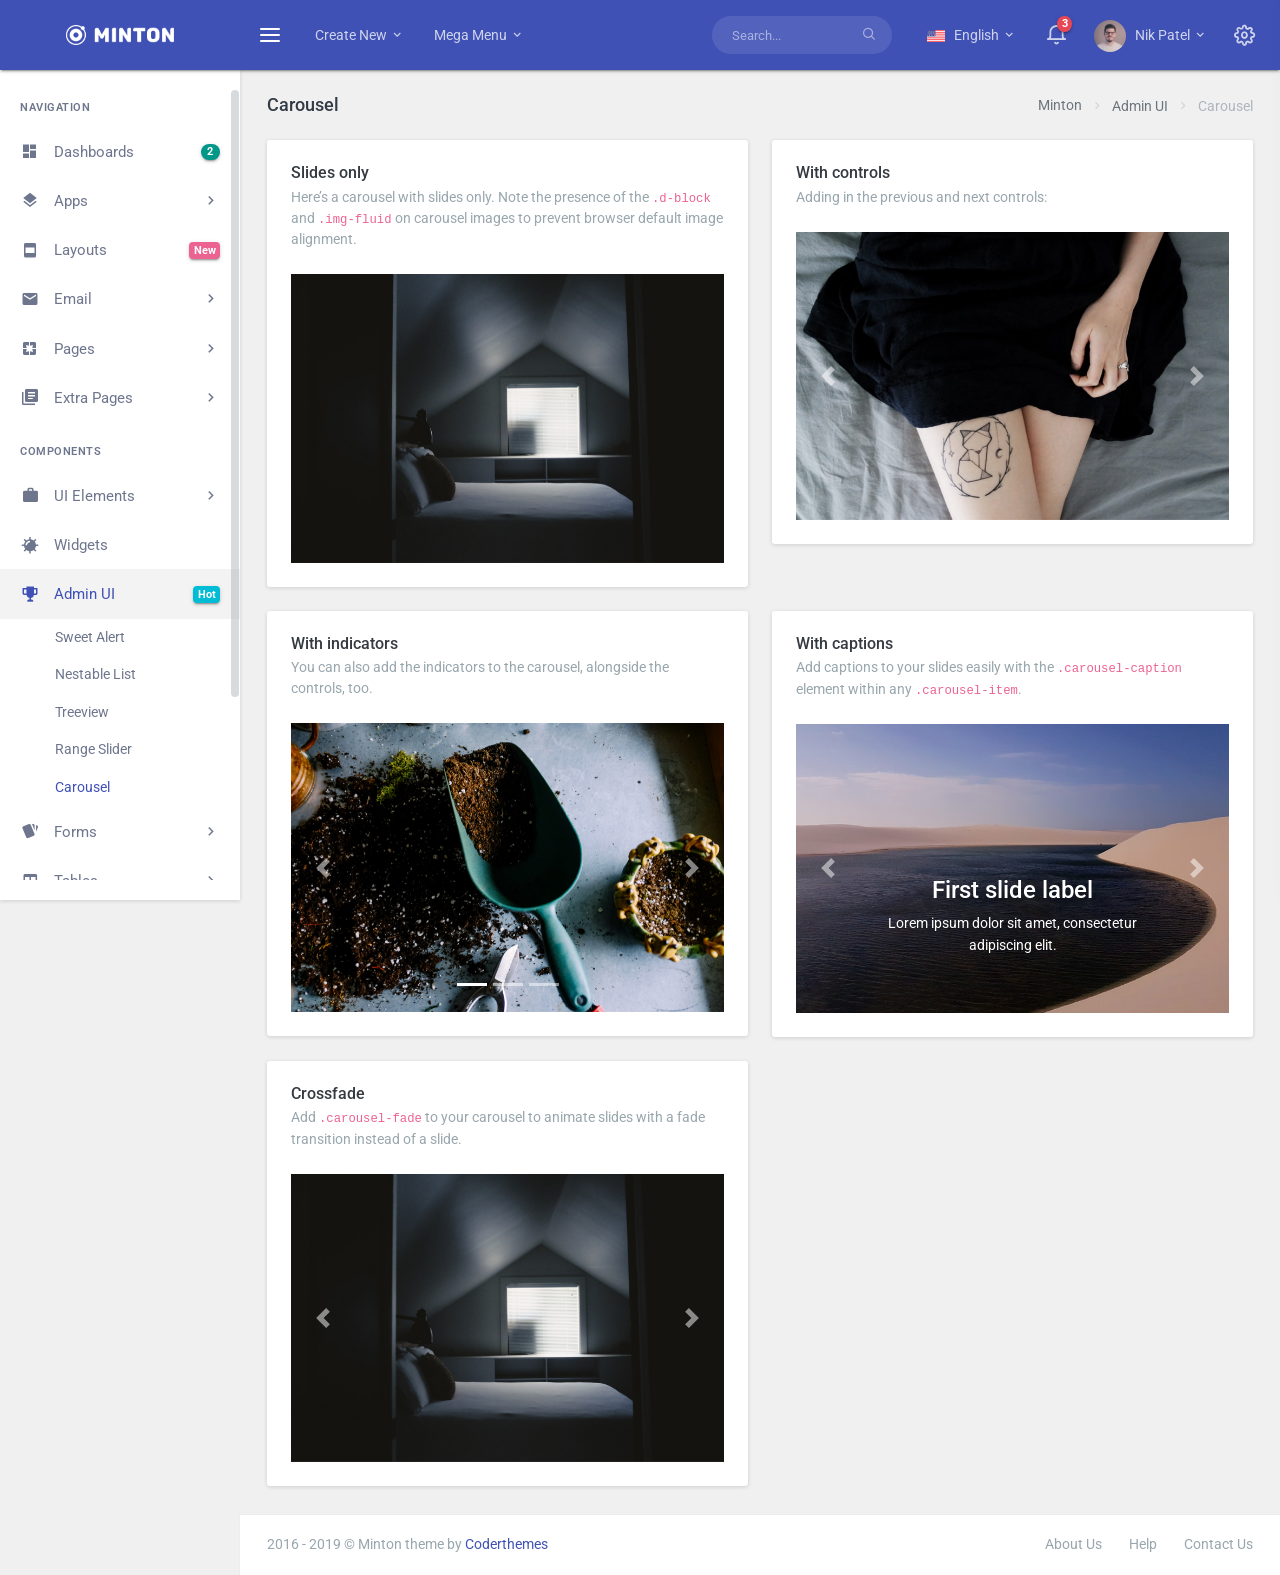
<file: admin-carousel.html>
<!DOCTYPE html>
<html lang="en">
    <head>
        <meta charset="utf-8" />
        <title>Minton - Responsive Admin Dashboard Template</title>
        <meta name="viewport" content="width=device-width, initial-scale=1.0">
        <meta content="A fully featured admin theme which can be used to build CRM, CMS, etc." name="description" />
        <meta content="Coderthemes" name="author" />
        <meta http-equiv="X-UA-Compatible" content="IE=edge" />
        <!-- App favicon -->
        <link rel="shortcut icon" href="assets/images/favicon.ico">

        <!-- App css -->
        <link href="assets/css/bootstrap.min.css" rel="stylesheet" type="text/css" />
        <link href="assets/css/icons.min.css" rel="stylesheet" type="text/css" />
        <link href="assets/css/app.min.css" rel="stylesheet" type="text/css" />

    </head>

    <body>

        <!-- Begin page -->
        <div id="wrapper">

            <!-- Topbar Start -->
            <div class="navbar-custom">
                <ul class="list-unstyled topnav-menu float-right mb-0">

                    <li class="d-none d-sm-block">
                        <form class="app-search">
                            <div class="app-search-box">
                                <div class="input-group">
                                    <input type="text" class="form-control" placeholder="Search...">
                                    <div class="input-group-append">
                                        <button class="btn" type="submit">
                                            <i class="fe-search"></i>
                                        </button>
                                    </div>
                                </div>
                            </div>
                        </form>
                    </li>

                    <li class="dropdown d-none d-lg-block">
                        <a class="nav-link dropdown-toggle mr-0 waves-effect waves-light" data-toggle="dropdown" href="#" role="button" aria-haspopup="false" aria-expanded="false">
                            <img src="assets/images/flags/us.jpg" alt="user-image" class="mr-1" height="12"> <span class="align-middle">English <i class="mdi mdi-chevron-down"></i> </span>
                        </a>
                        <div class="dropdown-menu dropdown-menu-right">
                            <!-- item-->
                            <a href="javascript:void(0);" class="dropdown-item notify-item">
                                <img src="assets/images/flags/germany.jpg" alt="user-image" class="mr-1" height="12"> <span class="align-middle">German</span>
                            </a>

                            <!-- item-->
                            <a href="javascript:void(0);" class="dropdown-item notify-item">
                                <img src="assets/images/flags/italy.jpg" alt="user-image" class="mr-1" height="12"> <span class="align-middle">Italian</span>
                            </a>

                            <!-- item-->
                            <a href="javascript:void(0);" class="dropdown-item notify-item">
                                <img src="assets/images/flags/spain.jpg" alt="user-image" class="mr-1" height="12"> <span class="align-middle">Spanish</span>
                            </a>

                            <!-- item-->
                            <a href="javascript:void(0);" class="dropdown-item notify-item">
                                <img src="assets/images/flags/russia.jpg" alt="user-image" class="mr-1" height="12"> <span class="align-middle">Russian</span>
                            </a>

                        </div>
                    </li>
        
                    <li class="dropdown notification-list">
                        <a class="nav-link dropdown-toggle  waves-effect waves-light" data-toggle="dropdown" href="#" role="button" aria-haspopup="false" aria-expanded="false">
                            <i class="fe-bell noti-icon"></i>
                            <span class="badge badge-danger rounded-circle noti-icon-badge">3</span>
                        </a>
                        <div class="dropdown-menu dropdown-menu-right dropdown-lg">

                            <!-- item-->
                            <div class="dropdown-item noti-title">
                                <h5 class="m-0">
                                    <span class="float-right">
                                        <a href="" class="text-dark">
                                            <small>Clear All</small>
                                        </a>
                                    </span>Notification
                                </h5>
                            </div>

                            <div class="slimscroll noti-scroll">

                                <!-- item-->
                                <a href="javascript:void(0);" class="dropdown-item notify-item active">
                                    <div class="notify-icon bg-soft-primary text-primary">
                                        <i class="mdi mdi-comment-account-outline"></i>
                                    </div>
                                    <p class="notify-details">Doug Dukes commented on Admin Dashboard
                                        <small class="text-muted">1 min ago</small>
                                    </p>
                                </a>

                                <!-- item-->
                                <a href="javascript:void(0);" class="dropdown-item notify-item">
                                    <div class="notify-icon">
                                        <img src="assets/images/users/avatar-2.jpg" class="img-fluid rounded-circle" alt="" /> </div>
                                    <p class="notify-details">Mario Drummond</p>
                                    <p class="text-muted mb-0 user-msg">
                                        <small>Hi, How are you? What about our next meeting</small>
                                    </p>
                                </a>

                                <!-- item-->
                                <a href="javascript:void(0);" class="dropdown-item notify-item">
                                    <div class="notify-icon">
                                        <img src="assets/images/users/avatar-4.jpg" class="img-fluid rounded-circle" alt="" /> </div>
                                    <p class="notify-details">Karen Robinson</p>
                                    <p class="text-muted mb-0 user-msg">
                                        <small>Wow ! this admin looks good and awesome design</small>
                                    </p>
                                </a>

                                <!-- item-->
                                <a href="javascript:void(0);" class="dropdown-item notify-item">
                                    <div class="notify-icon bg-soft-warning text-warning">
                                        <i class="mdi mdi-account-plus"></i>
                                    </div>
                                    <p class="notify-details">New user registered.
                                        <small class="text-muted">5 hours ago</small>
                                    </p>
                                </a>

                                <!-- item-->
                                <a href="javascript:void(0);" class="dropdown-item notify-item">
                                    <div class="notify-icon bg-info">
                                        <i class="mdi mdi-comment-account-outline"></i>
                                    </div>
                                    <p class="notify-details">Caleb Flakelar commented on Admin
                                        <small class="text-muted">4 days ago</small>
                                    </p>
                                </a>

                                <!-- item-->
                                <a href="javascript:void(0);" class="dropdown-item notify-item">
                                    <div class="notify-icon bg-secondary">
                                        <i class="mdi mdi-heart"></i>
                                    </div>
                                    <p class="notify-details">Carlos Crouch liked
                                        <b>Admin</b>
                                        <small class="text-muted">13 days ago</small>
                                    </p>
                                </a>
                            </div>

                            <!-- All-->
                            <a href="javascript:void(0);" class="dropdown-item text-center text-primary notify-item notify-all">
                                View all
                                <i class="fi-arrow-right"></i>
                            </a>

                        </div>
                    </li>

                    <li class="dropdown notification-list">
                        <a class="nav-link dropdown-toggle nav-user mr-0 waves-effect waves-light" data-toggle="dropdown" href="#" role="button" aria-haspopup="false" aria-expanded="false">
                            <img src="assets/images/users/avatar-1.jpg" alt="user-image" class="rounded-circle">
                            <span class="pro-user-name ml-1">
                                Nik Patel <i class="mdi mdi-chevron-down"></i> 
                            </span>
                        </a>
                        <div class="dropdown-menu dropdown-menu-right profile-dropdown ">
                            <!-- item-->
                            <div class="dropdown-header noti-title">
                                <h6 class="text-overflow m-0">Welcome !</h6>
                            </div>

                            <!-- item-->
                            <a href="javascript:void(0);" class="dropdown-item notify-item">
                                <i class="mdi mdi-account-circle"></i>
                                <span>My Account</span>
                            </a>

                            <!-- item-->
                            <a href="javascript:void(0);" class="dropdown-item notify-item">
                                <i class="mdi mdi-settings"></i>
                                <span>Settings</span>
                            </a>

                            <!-- item-->
                            <a href="javascript:void(0);" class="dropdown-item notify-item">
                                <i class="mdi mdi-wallet"></i>
                                <span>My Wallet <span class="badge badge-success float-right">3</span> </span>
                            </a>

                            <!-- item-->
                            <a href="javascript:void(0);" class="dropdown-item notify-item">
                                <i class="mdi mdi-lock"></i>
                                <span>Lock Screen</span>
                            </a>

                            <div class="dropdown-divider"></div>

                            <!-- item-->
                            <a href="javascript:void(0);" class="dropdown-item notify-item">
                                <i class="mdi mdi-logout"></i>
                                <span>Logout</span>
                            </a>

                        </div>
                    </li>
        

                    <li class="dropdown notification-list">
                        <a href="javascript:void(0);" class="nav-link right-bar-toggle waves-effect waves-light">
                            <i class="fe-settings noti-icon"></i>
                        </a>
                    </li>


                </ul>

                <!-- LOGO -->
                <div class="logo-box">
                    <a href="index.html" class="logo text-center">
                        <span class="logo-lg">
                            <img src="assets/images/logo-light.png" alt="" height="20">
                            <!-- <span class="logo-lg-text-light">Xeria</span> -->
                        </span>
                        <span class="logo-sm">
                            <!-- <span class="logo-sm-text-dark">X</span> -->
                            <img src="assets/images/logo-sm.png" alt="" height="24">
                        </span>
                    </a>
                </div>

                <ul class="list-unstyled topnav-menu topnav-menu-left m-0">
                    <li>
                        <button class="button-menu-mobile waves-effect waves-light">
                            <i class="fe-menu"></i>
                        </button>
                    </li>
        
                    <li class="dropdown d-none d-lg-block">
                        <a class="nav-link dropdown-toggle waves-effect waves-light" data-toggle="dropdown" href="#" role="button" aria-haspopup="false" aria-expanded="false">
                            Create New
                            <i class="mdi mdi-chevron-down"></i> 
                        </a>
                        <div class="dropdown-menu">
                            <!-- item-->
                            <a href="javascript:void(0);" class="dropdown-item">
                                <i class="fe-briefcase mr-1"></i>
                                <span>New Projects</span>
                            </a>

                            <!-- item-->
                            <a href="javascript:void(0);" class="dropdown-item">
                                <i class="fe-user mr-1"></i>
                                <span>Create Users</span>
                            </a>

                            <!-- item-->
                            <a href="javascript:void(0);" class="dropdown-item">
                                <i class="fe-bar-chart-line- mr-1"></i>
                                <span>Revenue Report</span>
                            </a>

                            <!-- item-->
                            <a href="javascript:void(0);" class="dropdown-item">
                                <i class="fe-settings mr-1"></i>
                                <span>Settings</span>
                            </a>

                            <div class="dropdown-divider"></div>

                            <!-- item-->
                            <a href="javascript:void(0);" class="dropdown-item">
                                <i class="fe-headphones mr-1"></i>
                                <span>Help & Support</span>
                            </a>

                        </div>
                    </li>

                    <li class="dropdown dropdown-mega d-none d-lg-block">
                        <a class="nav-link dropdown-toggle waves-effect waves-light" data-toggle="dropdown" href="#" role="button" aria-haspopup="false" aria-expanded="false">
                            Mega Menu
                            <i class="mdi mdi-chevron-down"></i> 
                        </a>
                        <div class="dropdown-menu dropdown-megamenu">
                            <div class="row">
                                <div class="col-sm-8">
                        
                                    <div class="row">
                                        <div class="col-md-4">
                                            <h5 class="text-dark mt-0">UI Components</h5>
                                            <ul class="list-unstyled megamenu-list">
                                                <li>
                                                    <a href="javascript:void(0);">Widgets</a>
                                                </li>
                                                <li>
                                                    <a href="javascript:void(0);">Nestable List</a>
                                                </li>
                                                <li>
                                                    <a href="javascript:void(0);">Range Sliders</a>
                                                </li>
                                                <li>
                                                    <a href="javascript:void(0);">Masonry Items</a>
                                                </li>
                                                <li>
                                                    <a href="javascript:void(0);">Sweet Alerts</a>
                                                </li>
                                                <li>
                                                    <a href="javascript:void(0);">Treeview Page</a>
                                                </li>
                                                <li>
                                                    <a href="javascript:void(0);">Tour Page</a>
                                                </li>
                                            </ul>
                                        </div>

                                        <div class="col-md-4">
                                            <h5 class="text-dark mt-0">Applications</h5>
                                            <ul class="list-unstyled megamenu-list">
                                                <li>
                                                    <a href="javascript:void(0);">eCommerce Pages</a>
                                                </li>
                                                <li>
                                                    <a href="javascript:void(0);">CRM Pages</a>
                                                </li>
                                                <li>
                                                    <a href="javascript:void(0);">Email</a>
                                                </li>
                                                <li>
                                                    <a href="javascript:void(0);">Calendar</a>
                                                </li>
                                                <li>
                                                    <a href="javascript:void(0);">Team Contacts</a>
                                                </li>
                                                <li>
                                                    <a href="javascript:void(0);">Task Board</a>
                                                </li>
                                                <li>
                                                    <a href="javascript:void(0);">Email Templates</a>
                                                </li>
                                            </ul>
                                        </div>

                                        <div class="col-md-4">
                                            <h5 class="text-dark mt-0">Extra Pages</h5>
                                            <ul class="list-unstyled megamenu-list">
                                                <li>
                                                    <a href="javascript:void(0);">Left Sidebar with User</a>
                                                </li>
                                                <li>
                                                    <a href="javascript:void(0);">Menu Collapsed</a>
                                                </li>
                                                <li>
                                                    <a href="javascript:void(0);">Small Left Sidebar</a>
                                                </li>
                                                <li>
                                                    <a href="javascript:void(0);">New Header Style</a>
                                                </li>
                                                <li>
                                                    <a href="javascript:void(0);">Search Result</a>
                                                </li>
                                                <li>
                                                    <a href="javascript:void(0);">Gallery Pages</a>
                                                </li>
                                                <li>
                                                    <a href="javascript:void(0);">Maintenance & Coming Soon</a>
                                                </li>
                                            </ul>
                                        </div>
                                    </div>
                                </div>
                                <div class="col-sm-4">
                                    <div class="text-center mt-3">
                                        <h3 class="text-dark">Special Discount Sale!</h3>
                                        <h4>Save up to 70% off.</h4>
                                        <button class="btn btn-primary mt-3">Download Now <i class="ml-1 mdi mdi-arrow-right"></i></button>
                                    </div>
                                </div>
                            </div>

                        </div>
                    </li>
                </ul>
            </div>
            <!-- end Topbar -->

            <!-- ========== Left Sidebar Start ========== -->
            <div class="left-side-menu">

                <div class="slimscroll-menu">

                    <!--- Sidemenu -->
                    <div id="sidebar-menu">

                        <ul class="metismenu" id="side-menu">

                            <li class="menu-title">Navigation</li>

                            <li>
                                <a href="javascript: void(0);" class="waves-effect">
                                    <i class="mdi mdi-view-dashboard"></i>
                                    <span class="badge badge-success badge-pill float-right">2</span>
                                    <span> Dashboards </span>
                                </a>
                                <ul class="nav-second-level" aria-expanded="false">
                                    <li>
                                        <a href="index.html">Dashboard 1</a>
                                    </li>
                                    <li>
                                        <a href="dashboard-2.html">Dashboard 2</a>
                                    </li>
                                </ul>
                            </li>

                            <li>
                                <a href="javascript: void(0);" class="waves-effect">
                                    <i class="mdi mdi-layers"></i>
                                    <span> Apps </span>
                                    <span class="menu-arrow"></span>
                                </a>
                                <ul class="nav-second-level" aria-expanded="false">
                                    <li>
                                        <a href="apps-kanbanboard.html">Kanban Board</a>
                                    </li>
                                    <li>
                                        <a href="apps-companies.html">Companies</a>
                                    </li>
                                    <li>
                                        <a href="apps-calendar.html">Calendar</a>
                                    </li>
                                    <li>
                                        <a href="apps-filemanager.html">File Manager</a>
                                    </li>
                                    <li>
                                        <a href="apps-tickets.html">Tickets</a>
                                    </li>
                                    <li>
                                        <a href="apps-team.html">Team Members</a>
                                    </li>
                                </ul>
                            </li>

                            <li>
                                <a href="javascript: void(0);" class="waves-effect">
                                    <i class="mdi mdi-page-layout-body"></i>
                                    <span class="badge badge-pink float-right">New</span>
                                    <span> Layouts </span>
                                </a>
                                <ul class="nav-second-level" aria-expanded="false">
                                    <li>
                                        <a href="layouts-sidebar-sm.html">Small Sidebar</a>
                                    </li>
                                    <li>
                                        <a href="layouts-dark-sidebar.html">Dark Sidebar</a>
                                    </li>
                                    <li>
                                        <a href="layouts-light-topbar.html">Light Topbar</a>
                                    </li>
                                    <li>
                                        <a href="layouts-preloader.html">Preloader</a>
                                    </li>
                                    <li>
                                        <a href="layouts-sidebar-collapsed.html">Sidebar Collapsed</a>
                                    </li>
                                    <li>
                                        <a href="layouts-boxed.html">Boxed</a>
                                    </li>
                                </ul>
                            </li>
                
                            <li>
                                <a href="javascript: void(0);" class="waves-effect">
                                    <i class="mdi mdi-email"></i>
                                    <span> Email </span>
                                    <span class="menu-arrow"></span>
                                </a>
                                <ul class="nav-second-level" aria-expanded="false">
                                    <li>
                                        <a href="email-inbox.html">Inbox</a>
                                    </li>
                                    <li>
                                        <a href="email-read.html">Read Email</a>
                                    </li>
                                    <li>
                                        <a href="email-compose.html">Compose Email</a>
                                    </li>
                                    <li>
                                        <a href="email-templates.html">Email Templates</a>
                                    </li>
                                </ul>
                            </li>

                            <li>
                                <a href="javascript: void(0);" class="waves-effect">
                                    <i class="mdi mdi-google-pages"></i>
                                    <span> Pages </span>
                                    <span class="menu-arrow"></span>
                                </a>
                                <ul class="nav-second-level" aria-expanded="false">
                                    <li>
                                        <a href="pages-starter.html">Starter</a>
                                    </li>
                                    <li>
                                        <a href="pages-login.html">Log In</a>
                                    </li>
                                    <li>
                                        <a href="pages-register.html">Register</a>
                                    </li>
                                    <li>
                                        <a href="pages-recoverpw.html">Recover Password</a>
                                    </li>
                                    <li>
                                        <a href="pages-lock-screen.html">Lock Screen</a>
                                    </li>
                                    <li>
                                        <a href="pages-logout.html">Logout</a>
                                    </li>
                                    <li>
                                        <a href="pages-confirm-mail.html">Confirm Mail</a>
                                    </li>
                                    <li>
                                        <a href="pages-404.html">Error 404</a>
                                    </li>
                                    <li>
                                        <a href="pages-404-alt.html">Error 404-alt</a>
                                    </li>
                                    <li>
                                        <a href="pages-500.html">Error 500</a>
                                    </li>
                                </ul>
                            </li>

                            <li>
                                <a href="javascript: void(0);" class="waves-effect">
                                    <i class="mdi mdi-file-document-box-multiple"></i>
                                    <span> Extra Pages </span>
                                    <span class="menu-arrow"></span>
                                </a>
                                <ul class="nav-second-level" aria-expanded="false">
                                    <li>
                                        <a href="extras-profile.html">Profile</a>
                                    </li>
                                    <li>
                                        <a href="extras-timeline.html">Timeline</a>
                                    </li>
                                    <li>
                                        <a href="extras-invoice.html">Invoice</a>
                                    </li>
                                    <li>
                                        <a href="extras-faqs.html">FAQs</a>
                                    </li>
                                    <li>
                                        <a href="extras-tour.html">Tour Page</a>
                                    </li>
                                    <li>
                                        <a href="extras-pricing.html">Pricing</a>
                                    </li>
                                    <li>
                                        <a href="extras-maintenance.html">Maintenance</a>
                                    </li>
                                    <li>
                                        <a href="extras-coming-soon.html">Coming Soon</a>
                                    </li>
                                    <li>
                                        <a href="extras-gallery.html">Gallery</a>
                                    </li>
                                </ul>
                            </li>

                            <li class="menu-title mt-2">Components</li>

                            <li>
                                <a href="javascript: void(0);" class="waves-effect">
                                    <i class="mdi mdi-briefcase"></i>
                                    <span> UI Elements </span>
                                    <span class="menu-arrow"></span>
                                </a>
                                <ul class="nav-second-level" aria-expanded="false">
                                    <li>
                                        <a href="ui-buttons.html">Buttons</a>
                                    </li>
                                    <li>
                                        <a href="ui-cards.html">Cards</a>
                                    </li>
                                    <li>
                                        <a href="ui-portlets.html">Portlets</a>
                                    </li>
                                    <li>
                                        <a href="ui-tabs-accordions.html">Tabs & Accordions</a>
                                    </li>
                                    <li>
                                        <a href="ui-modals.html">Modals</a>
                                    </li>
                                    <li>
                                        <a href="ui-progress.html">Progress</a>
                                    </li>
                                    <li>
                                        <a href="ui-notifications.html">Notifications</a>
                                    </li>
                                    <li>
                                        <a href="ui-ribbons.html">Ribbons</a>
                                    </li>
                                    <li>
                                        <a href="ui-spinners.html">Spinners</a>
                                    </li>
                                    <li>
                                        <a href="ui-general.html">General UI</a>
                                    </li>
                                    <li>
                                        <a href="ui-typography.html">Typography</a>
                                    </li>
                                    <li>
                                        <a href="ui-grid.html">Grid</a>
                                    </li>
                                </ul>
                            </li>

                            <li>
                                <a href="widgets.html" class="waves-effect">
                                    <i class="mdi mdi-mine"></i>
                                    <span> Widgets </span>
                                </a>
                            </li>

                            <li>
                                <a href="javascript: void(0);" class="waves-effect">
                                    <i class="mdi mdi-trophy-variant"></i>
                                    <span class="badge badge-info float-right">Hot</span>
                                    <span> Admin UI </span>
                                </a>
                                <ul class="nav-second-level" aria-expanded="false">
                                    <li>
                                        <a href="admin-sweet-alert.html">Sweet Alert</a>
                                    </li>
                                    <li>
                                        <a href="admin-nestable.html">Nestable List</a>
                                    </li>
                                    <li>
                                        <a href="admin-treeview.html">Treeview</a>
                                    </li>
                                    <li>
                                        <a href="admin-range-slider.html">Range Slider</a>
                                    </li>
                                    <li>
                                        <a href="admin-carousel.html">Carousel</a>
                                    </li>
                                </ul>
                            </li>

                            <li>
                                <a href="javascript: void(0);" class="waves-effect">
                                    <i class="mdi mdi-cards"></i>
                                    <span> Forms </span>
                                    <span class="menu-arrow"></span>
                                </a>
                                <ul class="nav-second-level" aria-expanded="false">
                                    <li>
                                        <a href="forms-elements.html">General Elements</a>
                                    </li>
                                    <li>
                                        <a href="forms-advanced.html">Advanced</a>
                                    </li>
                                    <li>
                                        <a href="forms-validation.html">Validation</a>
                                    </li>
                                    <li>
                                        <a href="forms-pickers.html">Pickers</a>
                                    </li>
                                    <li>
                                        <a href="forms-wizard.html">Wizard</a>
                                    </li>
                                    <li>
                                        <a href="forms-summernote.html">Summernote</a>
                                    </li>
                                    <li>
                                        <a href="forms-quilljs.html">Quilljs Editor</a>
                                    </li>
                                    <li>
                                        <a href="forms-file-uploads.html">File Uploads</a>
                                    </li>
                                    <li>
                                        <a href="forms-x-editable.html">X Editable</a>
                                    </li>
                                </ul>
                            </li>

                            <li>
                                <a href="javascript: void(0);" class="waves-effect">
                                    <i class="mdi mdi-table"></i>
                                    <span> Tables </span>
                                    <span class="menu-arrow"></span>
                                </a>
                                <ul class="nav-second-level" aria-expanded="false">
                                    <li>
                                        <a href="tables-basic.html">Basic Tables</a>
                                    </li>
                                    <li>
                                        <a href="tables-datatables.html">Data Tables</a>
                                    </li>
                                    <li>
                                        <a href="tables-editable.html">Editable Tables</a>
                                    </li>
                                    <li>
                                        <a href="tables-tablesaw.html">Tablesaw Tables</a>
                                    </li>
                                    <li>
                                        <a href="tables-responsive.html">Responsive Tables</a>
                                    </li>
                                    <li>
                                        <a href="tables-footables.html">FooTables</a>
                                    </li>
                                </ul>
                            </li>

                            <li>
                                <a href="javascript: void(0);" class="waves-effect">
                                    <i class="mdi mdi-chart-arc"></i>
                                    <span> Charts </span>
                                    <span class="menu-arrow"></span>
                                </a>
                                <ul class="nav-second-level" aria-expanded="false">
                                    <li>
                                        <a href="charts-flot.html">Flot Charts</a>
                                    </li>
                                    <li>
                                        <a href="charts-apex.html">Apex Charts</a>
                                    </li>
                                    <li>
                                        <a href="charts-morris.html">Morris Charts</a>
                                    </li>
                                    <li>
                                        <a href="charts-chartjs.html">Chartjs Charts</a>
                                    </li>
                                    <li>
                                        <a href="charts-c3.html">C3 Charts</a>
                                    </li>
                                    <li>
                                        <a href="charts-peity.html">Peity Charts</a>
                                    </li>
                                    <li>
                                        <a href="charts-chartist.html">Chartist Charts</a>
                                    </li>
                                    <li>
                                        <a href="charts-sparklines.html">Sparklines Charts</a>
                                    </li>
                                    <li>
                                        <a href="charts-knob.html">Jquery Knob Charts</a>
                                    </li>
                                </ul>
                            </li>

                            <li>
                                <a href="javascript: void(0);" class="waves-effect">
                                    <i class="mdi mdi-parachute"></i>
                                    <span> Icons </span>
                                    <span class="menu-arrow"></span>
                                </a>
                                <ul class="nav-second-level" aria-expanded="false">
                                    <li>
                                        <a href="icons-remix.html">Remix Icons</a>
                                    </li>
                                    <li>
                                        <a href="icons-feather.html">Feather Icons</a>
                                    </li>
                                    <li>
                                        <a href="icons-mdi.html">Material Design Icons</a>
                                    </li>
                                    <li>
                                        <a href="icons-font-awesome.html">Font Awesome</a>
                                    </li>
                                    <li>
                                        <a href="icons-themify.html">Themify</a>
                                    </li>
                                    <li>
                                        <a href="icons-weather.html">Weather</a>
                                    </li>
                                </ul>
                            </li>

                            <li>
                                <a href="javascript: void(0);" class="waves-effect">
                                    <i class="mdi mdi-map"></i>
                                    <span> Maps </span>
                                    <span class="menu-arrow"></span>
                                </a>
                                <ul class="nav-second-level" aria-expanded="false">
                                    <li>
                                        <a href="maps-google.html">Google Maps</a>
                                    </li>
                                    <li>
                                        <a href="maps-vector.html">Vector Maps</a>
                                    </li>
                                    <li>
                                        <a href="maps-mapael.html">Mapael Maps</a>
                                    </li>
                                </ul>
                            </li>

                            <li>
                                <a href="javascript: void(0);" class="waves-effect">
                                    <i class="mdi mdi-share-variant"></i>
                                    <span> Multi Level </span>
                                    <span class="menu-arrow"></span>
                                </a>
                                <ul class="nav-second-level nav" aria-expanded="false">
                                    <li>
                                        <a href="javascript: void(0);">Level 1.1</a>
                                    </li>
                                    <li>
                                        <a href="javascript: void(0);" aria-expanded="false">Level 1.2
                                            <span class="menu-arrow"></span>
                                        </a>
                                        <ul class="nav-third-level nav" aria-expanded="false">
                                            <li>
                                                <a href="javascript: void(0);">Level 2.1</a>
                                            </li>
                                            <li>
                                                <a href="javascript: void(0);">Level 2.2</a>
                                            </li>
                                        </ul>
                                    </li>
                                </ul>
                            </li>
                        </ul>

                    </div>
                    <!-- End Sidebar -->

                    <div class="clearfix"></div>

                </div>
                <!-- Sidebar -left -->

            </div>
            <!-- Left Sidebar End -->

            <!-- ============================================================== -->
            <!-- Start Page Content here -->
            <!-- ============================================================== -->

            <div class="content-page">
                <div class="content">

                    <!-- Start Content-->
                    <div class="container-fluid">
                        
                        <!-- start page title -->
                        <div class="row">
                            <div class="col-12">
                                <div class="page-title-box">
                                    <div class="page-title-right">
                                        <ol class="breadcrumb m-0">
                                            <li class="breadcrumb-item"><a href="javascript: void(0);">Minton</a></li>
                                            <li class="breadcrumb-item"><a href="javascript: void(0);">Admin UI</a></li>
                                            <li class="breadcrumb-item active">Carousel</li>
                                        </ol>
                                    </div>
                                    <h4 class="page-title">Carousel</h4>
                                </div>
                            </div>
                        </div>     
                        <!-- end page title --> 



                        <div class="row">
                            <div class="col-lg-6">
                                <div class="card-box">
                                    <h4 class="header-title">Slides only</h4>
                                    <p class="sub-header">Here’s a carousel with slides only.
                                        Note the presence of the <code>.d-block</code>
                                        and <code>.img-fluid</code> on carousel images
                                        to prevent browser default image alignment.</p>


                                    <div id="carouselExampleSlidesOnly" class="carousel slide" data-ride="carousel">
                                        <div class="carousel-inner" role="listbox">
                                            <div class="carousel-item active">
                                                <img class="d-block img-fluid" src="assets/images/small/img-1.jpg" alt="First slide">
                                            </div>
                                            <div class="carousel-item">
                                                <img class="d-block img-fluid" src="assets/images/small/img-2.jpg" alt="Second slide">
                                            </div>
                                            <div class="carousel-item">
                                                <img class="d-block img-fluid" src="assets/images/small/img-3.jpg" alt="Third slide">
                                            </div>
                                        </div>
                                    </div>
                                </div>
                            </div>

                            <div class="col-lg-6">
                                <div class="card-box">
                                    <h4 class="header-title">With controls</h4>
                                    <p class="sub-header">Adding in the previous and next controls:</p>

                                    <!-- START carousel-->
                                    <div id="carouselExampleControls" class="carousel slide" data-ride="carousel">
                                        <div class="carousel-inner" role="listbox">
                                            <div class="carousel-item active">
                                                <img class="d-block img-fluid" src="assets/images/small/img-4.jpg" alt="First slide">
                                            </div>
                                            <div class="carousel-item">
                                                <img class="d-block img-fluid" src="assets/images/small/img-5.jpg" alt="Second slide">
                                            </div>
                                            <div class="carousel-item">
                                                <img class="d-block img-fluid" src="assets/images/small/img-1.jpg" alt="Third slide">
                                            </div>
                                        </div>
                                        <a class="carousel-control-prev" href="#carouselExampleControls" role="button" data-slide="prev">
                                            <span class="carousel-control-prev-icon" aria-hidden="true"></span>
                                            <span class="sr-only">Previous</span>
                                        </a>
                                        <a class="carousel-control-next" href="#carouselExampleControls" role="button" data-slide="next">
                                            <span class="carousel-control-next-icon" aria-hidden="true"></span>
                                            <span class="sr-only">Next</span>
                                        </a>
                                    </div>
                                </div>
                                <!-- END carousel-->
                            </div>
                        </div>
                        <!-- end row -->

                        <div class="row">
                            <div class="col-lg-6">
                                <div class="card-box">
        
                                    <h4 class="header-title">With indicators</h4>
                                    <p class="sub-header">You can also add the indicators to the
                                        carousel, alongside the controls, too.</p>
    
                                    <div id="carouselExampleIndicators" class="carousel slide" data-ride="carousel">
                                        <ol class="carousel-indicators">
                                            <li data-target="#carouselExampleIndicators" data-slide-to="0" class="active"></li>
                                            <li data-target="#carouselExampleIndicators" data-slide-to="1"></li>
                                            <li data-target="#carouselExampleIndicators" data-slide-to="2"></li>
                                        </ol>
                                        <div class="carousel-inner" role="listbox">
                                            <div class="carousel-item active">
                                                <img class="d-block img-fluid" src="assets/images/small/img-3.jpg" alt="First slide">
                                            </div>
                                            <div class="carousel-item">
                                                <img class="d-block img-fluid" src="assets/images/small/img-2.jpg" alt="Second slide">
                                            </div>
                                            <div class="carousel-item">
                                                <img class="d-block img-fluid" src="assets/images/small/img-1.jpg" alt="Third slide">
                                            </div>
                                        </div>
                                        <a class="carousel-control-prev" href="#carouselExampleIndicators" role="button" data-slide="prev">
                                            <span class="carousel-control-prev-icon" aria-hidden="true"></span>
                                            <span class="sr-only">Previous</span>
                                        </a>
                                        <a class="carousel-control-next" href="#carouselExampleIndicators" role="button" data-slide="next">
                                            <span class="carousel-control-next-icon" aria-hidden="true"></span>
                                            <span class="sr-only">Next</span>
                                        </a>
                                    </div>
                                </div>
                            </div> <!-- end col -->
        
                            <div class="col-lg-6">
                                <div class="card-box">
    
                                    <h4 class="header-title">With captions</h4>
                                    <p class="sub-header">Add captions to your slides easily with the <code>.carousel-caption</code> element within any <code>.carousel-item</code>.</p>
    
                                    <div id="carouselExampleCaption" class="carousel slide" data-ride="carousel">
                                        <div class="carousel-inner" role="listbox">
                                            <div class="carousel-item active">
                                                <img src="assets/images/small/img-5.jpg" alt="..." class="d-block img-fluid">
                                                <div class="carousel-caption d-none d-md-block">
                                                    <h3 class="text-white">First slide label</h3>
                                                    <p>Lorem ipsum dolor sit amet, consectetur adipiscing elit.</p>
                                                </div>
                                            </div>
                                            <div class="carousel-item">
                                                <img src="assets/images/small/img-3.jpg" alt="..." class="d-block img-fluid">
                                                <div class="carousel-caption d-none d-md-block">
                                                    <h3 class="text-white">Second slide label</h3>
                                                    <p>Lorem ipsum dolor sit amet, consectetur adipiscing elit.</p>
                                                </div>
                                            </div>
                                            <div class="carousel-item">
                                                <img src="assets/images/small/img-2.jpg" alt="..." class="d-block img-fluid">
                                                <div class="carousel-caption d-none d-md-block">
                                                    <h3 class="text-white">Third slide label</h3>
                                                    <p>Lorem ipsum dolor sit amet, consectetur adipiscing elit.</p>
                                                </div>
                                            </div>
                                        </div>
                                        <a class="carousel-control-prev" href="#carouselExampleCaption" role="button" data-slide="prev">
                                            <span class="carousel-control-prev-icon" aria-hidden="true"></span>
                                            <span class="sr-only">Previous</span>
                                        </a>
                                        <a class="carousel-control-next" href="#carouselExampleCaption" role="button" data-slide="next">
                                            <span class="carousel-control-next-icon" aria-hidden="true"></span>
                                            <span class="sr-only">Next</span>
                                        </a>
                                    </div>
        
                                </div>
                            </div> <!-- end col -->
    
                        </div>
                        <!-- end row -->

                        <div class="row">
                            <div class="col-lg-6">
                                <div class="card-box">
    
                                    <h4 class="header-title">Crossfade</h4>
                                    <p class="sub-header">Add <code>.carousel-fade</code> to your carousel to animate slides with a fade transition instead of a slide.</p>
    
                                    <div id="carouselExampleFade" class="carousel slide carousel-fade" data-ride="carousel">

                                        <div class="carousel-inner">
                                            <div class="carousel-item active">
                                                <img class="d-block img-fluid" src="assets/images/small/img-1.jpg" alt="First slide">
                                            </div>
                                            <div class="carousel-item">
                                                <img class="d-block img-fluid" src="assets/images/small/img-2.jpg" alt="Second slide">
                                            </div>
                                            <div class="carousel-item">
                                                <img class="d-block img-fluid" src="assets/images/small/img-3.jpg" alt="Third slide">
                                            </div>
                                        </div>
                                        <a class="carousel-control-prev" href="#carouselExampleFade" role="button" data-slide="prev">
                                            <span class="carousel-control-prev-icon" aria-hidden="true"></span>
                                            <span class="sr-only">Previous</span>
                                        </a>
                                        <a class="carousel-control-next" href="#carouselExampleFade" role="button" data-slide="next">
                                            <span class="carousel-control-next-icon" aria-hidden="true"></span>
                                            <span class="sr-only">Next</span>
                                        </a>
                                    </div>

        
                                </div>
                            </div> <!-- end col -->
                        </div>
                        <!-- end row -->
                        
                    </div> <!-- container -->

                </div> <!-- content -->

                <!-- Footer Start -->
                <footer class="footer">
                    <div class="container-fluid">
                        <div class="row">
                            <div class="col-md-6">
                               2016 - 2019 &copy; Minton theme by <a href="">Coderthemes</a> 
                            </div>
                            <div class="col-md-6">
                                <div class="text-md-right footer-links d-none d-sm-block">
                                    <a href="javascript:void(0);">About Us</a>
                                    <a href="javascript:void(0);">Help</a>
                                    <a href="javascript:void(0);">Contact Us</a>
                                </div>
                            </div>
                        </div>
                    </div>
                </footer>
                <!-- end Footer -->

            </div>

            <!-- ============================================================== -->
            <!-- End Page content -->
            <!-- ============================================================== -->


        </div>
        <!-- END wrapper -->

        <!-- Right Sidebar -->
        <div class="right-bar">
            <div class="rightbar-title">
                <a href="javascript:void(0);" class="right-bar-toggle float-right">
                    <i class="fe-x noti-icon"></i>
                </a>
                <h4 class="m-0 text-white">Settings</h4>
            </div>
            <div class="slimscroll-menu">
                <!-- User box -->
                <div class="user-box">
                    <div class="user-img">
                        <img src="assets/images/users/avatar-1.jpg" alt="user-img" title="Mat Helme" class="rounded-circle img-fluid">
                        <a href="javascript:void(0);" class="user-edit"><i class="mdi mdi-pencil"></i></a>
                    </div>
            
                    <h5><a href="javascript: void(0);">Nik G. Patel</a> </h5>
                    <p class="text-muted mb-0"><small>Admin Head</small></p>
                </div>

                <ul class="nav nav-pills bg-light nav-justified">
                    <li class="nav-item">
                        <a href="#home1" data-toggle="tab" aria-expanded="false" class="nav-link rounded-0">
                            General
                        </a>
                    </li>
                    <li class="nav-item">
                        <a href="#messages1" data-toggle="tab" aria-expanded="false" class="nav-link rounded-0 active">
                            Chat
                        </a>
                    </li>
                </ul>
                <div class="tab-content pl-3 pr-3">
                    <div class="tab-pane" id="home1">
                        <div class="row mb-2">
                            <div class="col">
                                <h5 class="m-0 font-15">Notifications</h5>
                                <p class="text-muted"><small>Do you need them?</small></p>
                            </div> <!-- end col-->
                            <div class="col-auto">
                                <div class="custom-control custom-switch mb-2">
                                    <input type="checkbox" class="custom-control-input" id="tabswitch1">
                                    <label class="custom-control-label" for="tabswitch1"></label>
                                </div>
                            </div> <!-- end col -->
                        </div>
                        <!-- end row-->

                        <div class="row mb-2">
                            <div class="col">
                                <h5 class="m-0 font-15">API Access</h5>
                                <p class="text-muted"><small>Enable/Disable access</small></p>
                            </div> <!-- end col-->
                            <div class="col-auto">
                                <div class="custom-control custom-switch mb-2">
                                    <input type="checkbox" class="custom-control-input" checked id="tabswitch2">
                                    <label class="custom-control-label" for="tabswitch2"></label>
                                </div>
                            </div> <!-- end col -->
                        </div>
                        <!-- end row-->

                        <div class="row mb-2">
                            <div class="col">
                                <h5 class="m-0 font-15">Auto Updates</h5>
                                <p class="text-muted"><small>Keep up to date</small></p>
                            </div> <!-- end col-->
                            <div class="col-auto">
                                <div class="custom-control custom-switch mb-2">
                                    <input type="checkbox" class="custom-control-input" id="tabswitch3">
                                    <label class="custom-control-label" for="tabswitch3"></label>
                                </div>
                            </div> <!-- end col -->
                        </div>
                        <!-- end row-->

                        <div class="row mb-2">
                            <div class="col">
                                <h5 class="m-0 font-15">Online Status</h5>
                                <p class="text-muted"><small>Show your status to all</small></p>
                            </div> <!-- end col-->
                            <div class="col-auto">
                                <div class="custom-control custom-switch mb-2">
                                    <input type="checkbox" class="custom-control-input" checked id="tabswitch4">
                                    <label class="custom-control-label" for="tabswitch4"></label>
                                </div>
                            </div> <!-- end col -->
                        </div>
                        <!-- end row-->

                        <div class="alert alert-success alert-dismissible fade mt-3 show" role="alert">
                            <button type="button" class="close" data-dismiss="alert" aria-label="Close">
                                <span aria-hidden="true">×</span>
                            </button>
                            <h5>Unlimited Access</h5>
                            Upgrade to plan to get access to unlimited reports
                            <br/>
                            <a href="javascript: void(0);" class="btn btn-outline-success mt-3 btn-sm">Upgrade<i class="ml-1 mdi mdi-arrow-right"></i></a>
                        </div>
                
                    </div>
                    <div class="tab-pane show active" id="messages1">
                        <div>
                            <div class="inbox-widget">
                                <h5 class="mt-0">Recent</h5>
                                <div class="inbox-item">
                                    <div class="inbox-item-img"><img src="assets/images/users/avatar-2.jpg" class="rounded-circle" alt=""> <i class="online user-status"></i></div>
                                    <p class="inbox-item-author"><a href="javascript: void(0);" class="text-dark">Tomaslau</a></p>
                                    <p class="inbox-item-text">I've finished it! See you so...</p>
                                </div>
                                <div class="inbox-item">
                                    <div class="inbox-item-img"><img src="assets/images/users/avatar-3.jpg" class="rounded-circle" alt=""> <i class="away user-status"></i></div>
                                    <p class="inbox-item-author"><a href="javascript: void(0);" class="text-dark">Stillnotdavid</a></p>
                                    <p class="inbox-item-text">This theme is awesome!</p>
                                </div>
                                <div class="inbox-item">
                                    <div class="inbox-item-img"><img src="assets/images/users/avatar-4.jpg" class="rounded-circle" alt=""> <i class="online user-status"></i></div>
                                    <p class="inbox-item-author"><a href="javascript: void(0);" class="text-dark">Kurafire</a></p>
                                    <p class="inbox-item-text">Nice to meet you</p>
                                </div>
        
                                <div class="inbox-item">
                                    <div class="inbox-item-img"><img src="assets/images/users/avatar-5.jpg" class="rounded-circle" alt=""> <i class="busy user-status"></i></div>
                                    <p class="inbox-item-author"><a href="javascript: void(0);" class="text-dark">Shahedk</a></p>
                                    <p class="inbox-item-text">Hey! there I'm available...</p>
                                </div>
                                <div class="inbox-item">
                                    <div class="inbox-item-img"><img src="assets/images/users/avatar-6.jpg" class="rounded-circle" alt=""> <i class="user-status"></i></div>
                                    <p class="inbox-item-author"><a href="javascript: void(0);" class="text-dark">Adhamdannaway</a></p>
                                    <p class="inbox-item-text">This theme is awesome!</p>
                                </div>

                                <hr/>
                                <h5>Favorite <span class="float-right badge badge-pill badge-danger">18</span></h5>
                                <hr/>
                                <div class="inbox-item">
                                    <div class="inbox-item-img"><img src="assets/images/users/avatar-7.jpg" class="rounded-circle" alt=""> <i class="busy user-status"></i></div>
                                    <p class="inbox-item-author"><a href="javascript: void(0);" class="text-dark">Kennith</a></p>
                                    <p class="inbox-item-text">I've finished it! See you so...</p>
                                </div>
                                <div class="inbox-item">
                                    <div class="inbox-item-img"><img src="assets/images/users/avatar-3.jpg" class="rounded-circle" alt=""> <i class="busy user-status"></i></div>
                                    <p class="inbox-item-author"><a href="javascript: void(0);" class="text-dark">Stillnotdavid</a></p>
                                    <p class="inbox-item-text">This theme is awesome!</p>
                                </div>
                                <div class="inbox-item">
                                    <div class="inbox-item-img"><img src="assets/images/users/avatar-10.jpg" class="rounded-circle" alt=""> <i class="online user-status"></i></div>
                                    <p class="inbox-item-author"><a href="javascript: void(0);" class="text-dark">Kimberling</a></p>
                                    <p class="inbox-item-text">Nice to meet you</p>
                                </div>
        
                                <div class="inbox-item">
                                    <div class="inbox-item-img"><img src="assets/images/users/avatar-4.jpg" class="rounded-circle" alt=""> <i class="user-status"></i></div>
                                    <p class="inbox-item-author"><a href="javascript: void(0);" class="text-dark">Kurafire</a></p>
                                    <p class="inbox-item-text">Hey! there I'm available...</p>
                                </div>
                                <div class="inbox-item">
                                    <div class="inbox-item-img"><img src="assets/images/users/avatar-9.jpg" class="rounded-circle" alt=""> <i class="away user-status"></i></div>
                                    <p class="inbox-item-author"><a href="javascript: void(0);" class="text-dark">Leonareade</a></p>
                                    <p class="inbox-item-text">This theme is awesome!</p>
                                </div>

                                <div class="text-center mt-2">
                                    <a href="javascript:void(0);" class="text-muted"><i class="mdi mdi-spin mdi-loading mr-1"></i> Load more </a>
                                </div>

                            </div> <!-- end inbox-widget -->
                        </div> <!-- end .p-3-->
                    </div>
                </div>

            </div> <!-- end slimscroll-menu-->
        </div>
        <!-- /Right-bar -->

        <!-- Right bar overlay-->
        <div class="rightbar-overlay"></div>

        <!-- Vendor js -->
        <script src="assets/js/vendor.min.js"></script>

        <!-- App js -->
        <script src="assets/js/app.min.js"></script>
        
    </body>
</html>
</file>
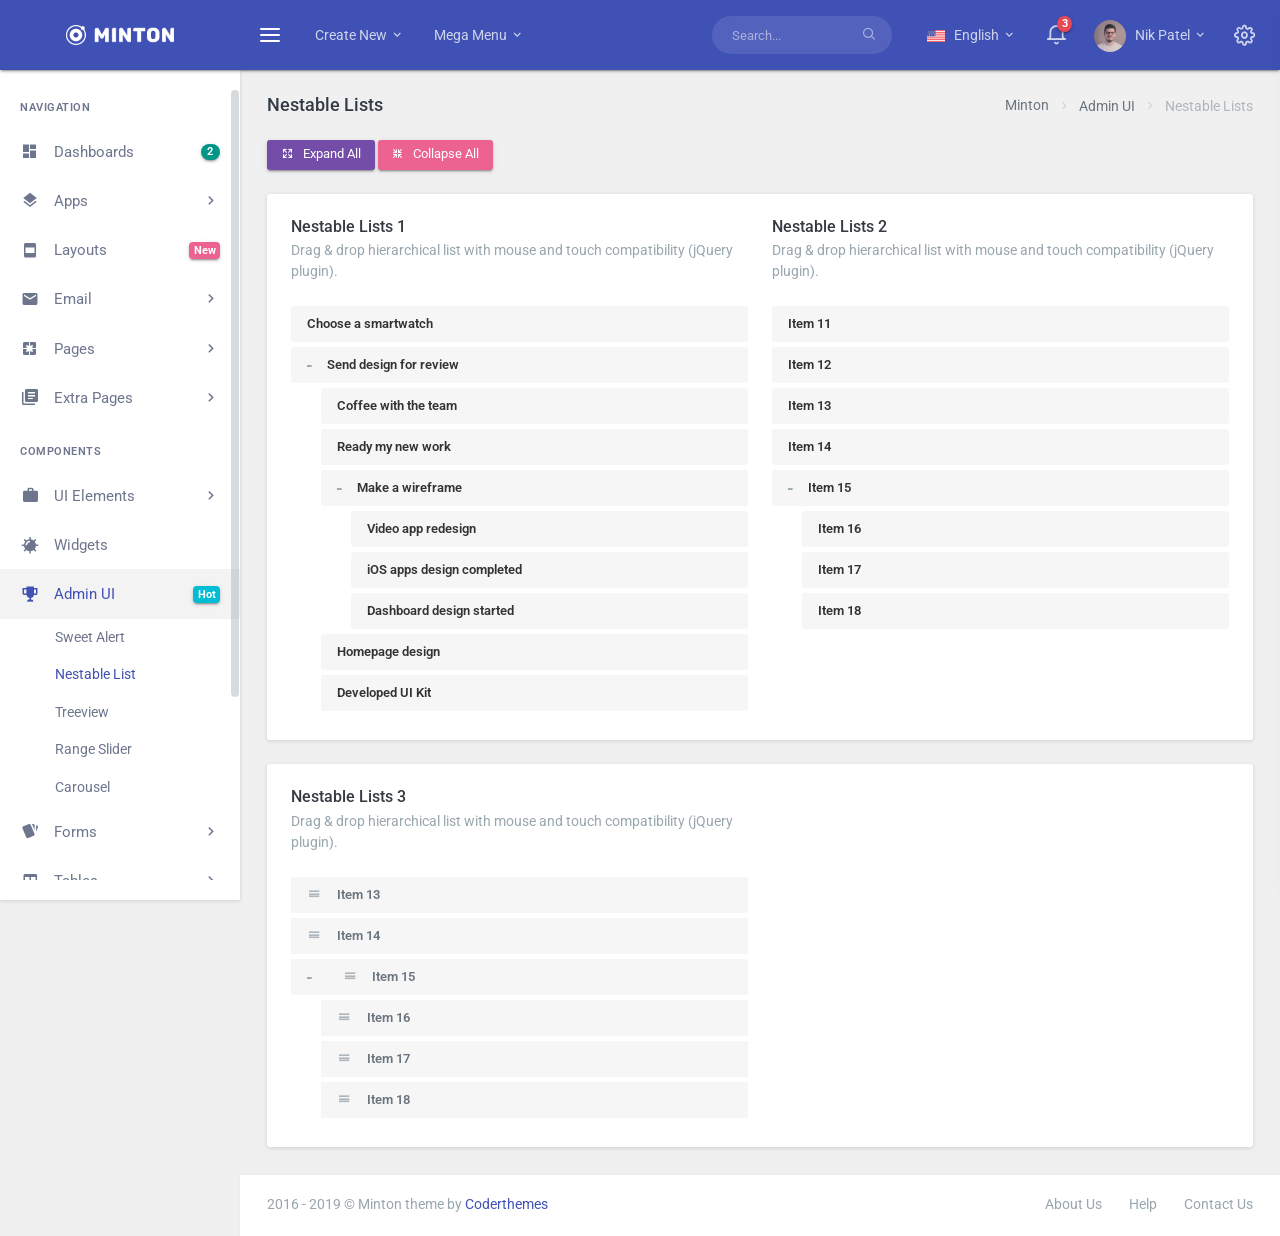
<file: admin-nestable.html>
<!DOCTYPE html>
<html lang="en">
    <head>
        <meta charset="utf-8" />
        <title>Minton - Responsive Admin Dashboard Template</title>
        <meta name="viewport" content="width=device-width, initial-scale=1.0">
        <meta content="A fully featured admin theme which can be used to build CRM, CMS, etc." name="description" />
        <meta content="Coderthemes" name="author" />
        <meta http-equiv="X-UA-Compatible" content="IE=edge" />
        <!-- App favicon -->
        <link rel="shortcut icon" href="assets/images/favicon.ico">

        <!-- Plugins css -->
        <link href="assets/libs/nestable2/jquery.nestable.min.css" rel="stylesheet" />

        <!-- App css -->
        <link href="assets/css/bootstrap.min.css" rel="stylesheet" type="text/css" />
        <link href="assets/css/icons.min.css" rel="stylesheet" type="text/css" />
        <link href="assets/css/app.min.css" rel="stylesheet" type="text/css" />

    </head>

    <body>

        <!-- Begin page -->
        <div id="wrapper">

            <!-- Topbar Start -->
            <div class="navbar-custom">
                <ul class="list-unstyled topnav-menu float-right mb-0">

                    <li class="d-none d-sm-block">
                        <form class="app-search">
                            <div class="app-search-box">
                                <div class="input-group">
                                    <input type="text" class="form-control" placeholder="Search...">
                                    <div class="input-group-append">
                                        <button class="btn" type="submit">
                                            <i class="fe-search"></i>
                                        </button>
                                    </div>
                                </div>
                            </div>
                        </form>
                    </li>

                    <li class="dropdown d-none d-lg-block">
                        <a class="nav-link dropdown-toggle mr-0 waves-effect waves-light" data-toggle="dropdown" href="#" role="button" aria-haspopup="false" aria-expanded="false">
                            <img src="assets/images/flags/us.jpg" alt="user-image" class="mr-1" height="12"> <span class="align-middle">English <i class="mdi mdi-chevron-down"></i> </span>
                        </a>
                        <div class="dropdown-menu dropdown-menu-right">
                            <!-- item-->
                            <a href="javascript:void(0);" class="dropdown-item notify-item">
                                <img src="assets/images/flags/germany.jpg" alt="user-image" class="mr-1" height="12"> <span class="align-middle">German</span>
                            </a>

                            <!-- item-->
                            <a href="javascript:void(0);" class="dropdown-item notify-item">
                                <img src="assets/images/flags/italy.jpg" alt="user-image" class="mr-1" height="12"> <span class="align-middle">Italian</span>
                            </a>

                            <!-- item-->
                            <a href="javascript:void(0);" class="dropdown-item notify-item">
                                <img src="assets/images/flags/spain.jpg" alt="user-image" class="mr-1" height="12"> <span class="align-middle">Spanish</span>
                            </a>

                            <!-- item-->
                            <a href="javascript:void(0);" class="dropdown-item notify-item">
                                <img src="assets/images/flags/russia.jpg" alt="user-image" class="mr-1" height="12"> <span class="align-middle">Russian</span>
                            </a>

                        </div>
                    </li>
        
                    <li class="dropdown notification-list">
                        <a class="nav-link dropdown-toggle  waves-effect waves-light" data-toggle="dropdown" href="#" role="button" aria-haspopup="false" aria-expanded="false">
                            <i class="fe-bell noti-icon"></i>
                            <span class="badge badge-danger rounded-circle noti-icon-badge">3</span>
                        </a>
                        <div class="dropdown-menu dropdown-menu-right dropdown-lg">

                            <!-- item-->
                            <div class="dropdown-item noti-title">
                                <h5 class="m-0">
                                    <span class="float-right">
                                        <a href="" class="text-dark">
                                            <small>Clear All</small>
                                        </a>
                                    </span>Notification
                                </h5>
                            </div>

                            <div class="slimscroll noti-scroll">

                                <!-- item-->
                                <a href="javascript:void(0);" class="dropdown-item notify-item active">
                                    <div class="notify-icon bg-soft-primary text-primary">
                                        <i class="mdi mdi-comment-account-outline"></i>
                                    </div>
                                    <p class="notify-details">Doug Dukes commented on Admin Dashboard
                                        <small class="text-muted">1 min ago</small>
                                    </p>
                                </a>

                                <!-- item-->
                                <a href="javascript:void(0);" class="dropdown-item notify-item">
                                    <div class="notify-icon">
                                        <img src="assets/images/users/avatar-2.jpg" class="img-fluid rounded-circle" alt="" /> </div>
                                    <p class="notify-details">Mario Drummond</p>
                                    <p class="text-muted mb-0 user-msg">
                                        <small>Hi, How are you? What about our next meeting</small>
                                    </p>
                                </a>

                                <!-- item-->
                                <a href="javascript:void(0);" class="dropdown-item notify-item">
                                    <div class="notify-icon">
                                        <img src="assets/images/users/avatar-4.jpg" class="img-fluid rounded-circle" alt="" /> </div>
                                    <p class="notify-details">Karen Robinson</p>
                                    <p class="text-muted mb-0 user-msg">
                                        <small>Wow ! this admin looks good and awesome design</small>
                                    </p>
                                </a>

                                <!-- item-->
                                <a href="javascript:void(0);" class="dropdown-item notify-item">
                                    <div class="notify-icon bg-soft-warning text-warning">
                                        <i class="mdi mdi-account-plus"></i>
                                    </div>
                                    <p class="notify-details">New user registered.
                                        <small class="text-muted">5 hours ago</small>
                                    </p>
                                </a>

                                <!-- item-->
                                <a href="javascript:void(0);" class="dropdown-item notify-item">
                                    <div class="notify-icon bg-info">
                                        <i class="mdi mdi-comment-account-outline"></i>
                                    </div>
                                    <p class="notify-details">Caleb Flakelar commented on Admin
                                        <small class="text-muted">4 days ago</small>
                                    </p>
                                </a>

                                <!-- item-->
                                <a href="javascript:void(0);" class="dropdown-item notify-item">
                                    <div class="notify-icon bg-secondary">
                                        <i class="mdi mdi-heart"></i>
                                    </div>
                                    <p class="notify-details">Carlos Crouch liked
                                        <b>Admin</b>
                                        <small class="text-muted">13 days ago</small>
                                    </p>
                                </a>
                            </div>

                            <!-- All-->
                            <a href="javascript:void(0);" class="dropdown-item text-center text-primary notify-item notify-all">
                                View all
                                <i class="fi-arrow-right"></i>
                            </a>

                        </div>
                    </li>

                    <li class="dropdown notification-list">
                        <a class="nav-link dropdown-toggle nav-user mr-0 waves-effect waves-light" data-toggle="dropdown" href="#" role="button" aria-haspopup="false" aria-expanded="false">
                            <img src="assets/images/users/avatar-1.jpg" alt="user-image" class="rounded-circle">
                            <span class="pro-user-name ml-1">
                                Nik Patel <i class="mdi mdi-chevron-down"></i> 
                            </span>
                        </a>
                        <div class="dropdown-menu dropdown-menu-right profile-dropdown ">
                            <!-- item-->
                            <div class="dropdown-header noti-title">
                                <h6 class="text-overflow m-0">Welcome !</h6>
                            </div>

                            <!-- item-->
                            <a href="javascript:void(0);" class="dropdown-item notify-item">
                                <i class="mdi mdi-account-circle"></i>
                                <span>My Account</span>
                            </a>

                            <!-- item-->
                            <a href="javascript:void(0);" class="dropdown-item notify-item">
                                <i class="mdi mdi-settings"></i>
                                <span>Settings</span>
                            </a>

                            <!-- item-->
                            <a href="javascript:void(0);" class="dropdown-item notify-item">
                                <i class="mdi mdi-wallet"></i>
                                <span>My Wallet <span class="badge badge-success float-right">3</span> </span>
                            </a>

                            <!-- item-->
                            <a href="javascript:void(0);" class="dropdown-item notify-item">
                                <i class="mdi mdi-lock"></i>
                                <span>Lock Screen</span>
                            </a>

                            <div class="dropdown-divider"></div>

                            <!-- item-->
                            <a href="javascript:void(0);" class="dropdown-item notify-item">
                                <i class="mdi mdi-logout"></i>
                                <span>Logout</span>
                            </a>

                        </div>
                    </li>
        

                    <li class="dropdown notification-list">
                        <a href="javascript:void(0);" class="nav-link right-bar-toggle waves-effect waves-light">
                            <i class="fe-settings noti-icon"></i>
                        </a>
                    </li>


                </ul>

                <!-- LOGO -->
                <div class="logo-box">
                    <a href="index.html" class="logo text-center">
                        <span class="logo-lg">
                            <img src="assets/images/logo-light.png" alt="" height="20">
                            <!-- <span class="logo-lg-text-light">Xeria</span> -->
                        </span>
                        <span class="logo-sm">
                            <!-- <span class="logo-sm-text-dark">X</span> -->
                            <img src="assets/images/logo-sm.png" alt="" height="24">
                        </span>
                    </a>
                </div>

                <ul class="list-unstyled topnav-menu topnav-menu-left m-0">
                    <li>
                        <button class="button-menu-mobile waves-effect waves-light">
                            <i class="fe-menu"></i>
                        </button>
                    </li>
        
                    <li class="dropdown d-none d-lg-block">
                        <a class="nav-link dropdown-toggle waves-effect waves-light" data-toggle="dropdown" href="#" role="button" aria-haspopup="false" aria-expanded="false">
                            Create New
                            <i class="mdi mdi-chevron-down"></i> 
                        </a>
                        <div class="dropdown-menu">
                            <!-- item-->
                            <a href="javascript:void(0);" class="dropdown-item">
                                <i class="fe-briefcase mr-1"></i>
                                <span>New Projects</span>
                            </a>

                            <!-- item-->
                            <a href="javascript:void(0);" class="dropdown-item">
                                <i class="fe-user mr-1"></i>
                                <span>Create Users</span>
                            </a>

                            <!-- item-->
                            <a href="javascript:void(0);" class="dropdown-item">
                                <i class="fe-bar-chart-line- mr-1"></i>
                                <span>Revenue Report</span>
                            </a>

                            <!-- item-->
                            <a href="javascript:void(0);" class="dropdown-item">
                                <i class="fe-settings mr-1"></i>
                                <span>Settings</span>
                            </a>

                            <div class="dropdown-divider"></div>

                            <!-- item-->
                            <a href="javascript:void(0);" class="dropdown-item">
                                <i class="fe-headphones mr-1"></i>
                                <span>Help & Support</span>
                            </a>

                        </div>
                    </li>

                    <li class="dropdown dropdown-mega d-none d-lg-block">
                        <a class="nav-link dropdown-toggle waves-effect waves-light" data-toggle="dropdown" href="#" role="button" aria-haspopup="false" aria-expanded="false">
                            Mega Menu
                            <i class="mdi mdi-chevron-down"></i> 
                        </a>
                        <div class="dropdown-menu dropdown-megamenu">
                            <div class="row">
                                <div class="col-sm-8">
                        
                                    <div class="row">
                                        <div class="col-md-4">
                                            <h5 class="text-dark mt-0">UI Components</h5>
                                            <ul class="list-unstyled megamenu-list">
                                                <li>
                                                    <a href="javascript:void(0);">Widgets</a>
                                                </li>
                                                <li>
                                                    <a href="javascript:void(0);">Nestable List</a>
                                                </li>
                                                <li>
                                                    <a href="javascript:void(0);">Range Sliders</a>
                                                </li>
                                                <li>
                                                    <a href="javascript:void(0);">Masonry Items</a>
                                                </li>
                                                <li>
                                                    <a href="javascript:void(0);">Sweet Alerts</a>
                                                </li>
                                                <li>
                                                    <a href="javascript:void(0);">Treeview Page</a>
                                                </li>
                                                <li>
                                                    <a href="javascript:void(0);">Tour Page</a>
                                                </li>
                                            </ul>
                                        </div>

                                        <div class="col-md-4">
                                            <h5 class="text-dark mt-0">Applications</h5>
                                            <ul class="list-unstyled megamenu-list">
                                                <li>
                                                    <a href="javascript:void(0);">eCommerce Pages</a>
                                                </li>
                                                <li>
                                                    <a href="javascript:void(0);">CRM Pages</a>
                                                </li>
                                                <li>
                                                    <a href="javascript:void(0);">Email</a>
                                                </li>
                                                <li>
                                                    <a href="javascript:void(0);">Calendar</a>
                                                </li>
                                                <li>
                                                    <a href="javascript:void(0);">Team Contacts</a>
                                                </li>
                                                <li>
                                                    <a href="javascript:void(0);">Task Board</a>
                                                </li>
                                                <li>
                                                    <a href="javascript:void(0);">Email Templates</a>
                                                </li>
                                            </ul>
                                        </div>

                                        <div class="col-md-4">
                                            <h5 class="text-dark mt-0">Extra Pages</h5>
                                            <ul class="list-unstyled megamenu-list">
                                                <li>
                                                    <a href="javascript:void(0);">Left Sidebar with User</a>
                                                </li>
                                                <li>
                                                    <a href="javascript:void(0);">Menu Collapsed</a>
                                                </li>
                                                <li>
                                                    <a href="javascript:void(0);">Small Left Sidebar</a>
                                                </li>
                                                <li>
                                                    <a href="javascript:void(0);">New Header Style</a>
                                                </li>
                                                <li>
                                                    <a href="javascript:void(0);">Search Result</a>
                                                </li>
                                                <li>
                                                    <a href="javascript:void(0);">Gallery Pages</a>
                                                </li>
                                                <li>
                                                    <a href="javascript:void(0);">Maintenance & Coming Soon</a>
                                                </li>
                                            </ul>
                                        </div>
                                    </div>
                                </div>
                                <div class="col-sm-4">
                                    <div class="text-center mt-3">
                                        <h3 class="text-dark">Special Discount Sale!</h3>
                                        <h4>Save up to 70% off.</h4>
                                        <button class="btn btn-primary mt-3">Download Now <i class="ml-1 mdi mdi-arrow-right"></i></button>
                                    </div>
                                </div>
                            </div>

                        </div>
                    </li>
                </ul>
            </div>
            <!-- end Topbar -->

            <!-- ========== Left Sidebar Start ========== -->
            <div class="left-side-menu">

                <div class="slimscroll-menu">

                    <!--- Sidemenu -->
                    <div id="sidebar-menu">

                        <ul class="metismenu" id="side-menu">

                            <li class="menu-title">Navigation</li>

                            <li>
                                <a href="javascript: void(0);" class="waves-effect">
                                    <i class="mdi mdi-view-dashboard"></i>
                                    <span class="badge badge-success badge-pill float-right">2</span>
                                    <span> Dashboards </span>
                                </a>
                                <ul class="nav-second-level" aria-expanded="false">
                                    <li>
                                        <a href="index.html">Dashboard 1</a>
                                    </li>
                                    <li>
                                        <a href="dashboard-2.html">Dashboard 2</a>
                                    </li>
                                </ul>
                            </li>

                            <li>
                                <a href="javascript: void(0);" class="waves-effect">
                                    <i class="mdi mdi-layers"></i>
                                    <span> Apps </span>
                                    <span class="menu-arrow"></span>
                                </a>
                                <ul class="nav-second-level" aria-expanded="false">
                                    <li>
                                        <a href="apps-kanbanboard.html">Kanban Board</a>
                                    </li>
                                    <li>
                                        <a href="apps-companies.html">Companies</a>
                                    </li>
                                    <li>
                                        <a href="apps-calendar.html">Calendar</a>
                                    </li>
                                    <li>
                                        <a href="apps-filemanager.html">File Manager</a>
                                    </li>
                                    <li>
                                        <a href="apps-tickets.html">Tickets</a>
                                    </li>
                                    <li>
                                        <a href="apps-team.html">Team Members</a>
                                    </li>
                                </ul>
                            </li>

                            <li>
                                <a href="javascript: void(0);" class="waves-effect">
                                    <i class="mdi mdi-page-layout-body"></i>
                                    <span class="badge badge-pink float-right">New</span>
                                    <span> Layouts </span>
                                </a>
                                <ul class="nav-second-level" aria-expanded="false">
                                    <li>
                                        <a href="layouts-sidebar-sm.html">Small Sidebar</a>
                                    </li>
                                    <li>
                                        <a href="layouts-dark-sidebar.html">Dark Sidebar</a>
                                    </li>
                                    <li>
                                        <a href="layouts-light-topbar.html">Light Topbar</a>
                                    </li>
                                    <li>
                                        <a href="layouts-preloader.html">Preloader</a>
                                    </li>
                                    <li>
                                        <a href="layouts-sidebar-collapsed.html">Sidebar Collapsed</a>
                                    </li>
                                    <li>
                                        <a href="layouts-boxed.html">Boxed</a>
                                    </li>
                                </ul>
                            </li>
                
                            <li>
                                <a href="javascript: void(0);" class="waves-effect">
                                    <i class="mdi mdi-email"></i>
                                    <span> Email </span>
                                    <span class="menu-arrow"></span>
                                </a>
                                <ul class="nav-second-level" aria-expanded="false">
                                    <li>
                                        <a href="email-inbox.html">Inbox</a>
                                    </li>
                                    <li>
                                        <a href="email-read.html">Read Email</a>
                                    </li>
                                    <li>
                                        <a href="email-compose.html">Compose Email</a>
                                    </li>
                                    <li>
                                        <a href="email-templates.html">Email Templates</a>
                                    </li>
                                </ul>
                            </li>

                            <li>
                                <a href="javascript: void(0);" class="waves-effect">
                                    <i class="mdi mdi-google-pages"></i>
                                    <span> Pages </span>
                                    <span class="menu-arrow"></span>
                                </a>
                                <ul class="nav-second-level" aria-expanded="false">
                                    <li>
                                        <a href="pages-starter.html">Starter</a>
                                    </li>
                                    <li>
                                        <a href="pages-login.html">Log In</a>
                                    </li>
                                    <li>
                                        <a href="pages-register.html">Register</a>
                                    </li>
                                    <li>
                                        <a href="pages-recoverpw.html">Recover Password</a>
                                    </li>
                                    <li>
                                        <a href="pages-lock-screen.html">Lock Screen</a>
                                    </li>
                                    <li>
                                        <a href="pages-logout.html">Logout</a>
                                    </li>
                                    <li>
                                        <a href="pages-confirm-mail.html">Confirm Mail</a>
                                    </li>
                                    <li>
                                        <a href="pages-404.html">Error 404</a>
                                    </li>
                                    <li>
                                        <a href="pages-404-alt.html">Error 404-alt</a>
                                    </li>
                                    <li>
                                        <a href="pages-500.html">Error 500</a>
                                    </li>
                                </ul>
                            </li>

                            <li>
                                <a href="javascript: void(0);" class="waves-effect">
                                    <i class="mdi mdi-file-document-box-multiple"></i>
                                    <span> Extra Pages </span>
                                    <span class="menu-arrow"></span>
                                </a>
                                <ul class="nav-second-level" aria-expanded="false">
                                    <li>
                                        <a href="extras-profile.html">Profile</a>
                                    </li>
                                    <li>
                                        <a href="extras-timeline.html">Timeline</a>
                                    </li>
                                    <li>
                                        <a href="extras-invoice.html">Invoice</a>
                                    </li>
                                    <li>
                                        <a href="extras-faqs.html">FAQs</a>
                                    </li>
                                    <li>
                                        <a href="extras-tour.html">Tour Page</a>
                                    </li>
                                    <li>
                                        <a href="extras-pricing.html">Pricing</a>
                                    </li>
                                    <li>
                                        <a href="extras-maintenance.html">Maintenance</a>
                                    </li>
                                    <li>
                                        <a href="extras-coming-soon.html">Coming Soon</a>
                                    </li>
                                    <li>
                                        <a href="extras-gallery.html">Gallery</a>
                                    </li>
                                </ul>
                            </li>

                            <li class="menu-title mt-2">Components</li>

                            <li>
                                <a href="javascript: void(0);" class="waves-effect">
                                    <i class="mdi mdi-briefcase"></i>
                                    <span> UI Elements </span>
                                    <span class="menu-arrow"></span>
                                </a>
                                <ul class="nav-second-level" aria-expanded="false">
                                    <li>
                                        <a href="ui-buttons.html">Buttons</a>
                                    </li>
                                    <li>
                                        <a href="ui-cards.html">Cards</a>
                                    </li>
                                    <li>
                                        <a href="ui-portlets.html">Portlets</a>
                                    </li>
                                    <li>
                                        <a href="ui-tabs-accordions.html">Tabs & Accordions</a>
                                    </li>
                                    <li>
                                        <a href="ui-modals.html">Modals</a>
                                    </li>
                                    <li>
                                        <a href="ui-progress.html">Progress</a>
                                    </li>
                                    <li>
                                        <a href="ui-notifications.html">Notifications</a>
                                    </li>
                                    <li>
                                        <a href="ui-ribbons.html">Ribbons</a>
                                    </li>
                                    <li>
                                        <a href="ui-spinners.html">Spinners</a>
                                    </li>
                                    <li>
                                        <a href="ui-general.html">General UI</a>
                                    </li>
                                    <li>
                                        <a href="ui-typography.html">Typography</a>
                                    </li>
                                    <li>
                                        <a href="ui-grid.html">Grid</a>
                                    </li>
                                </ul>
                            </li>

                            <li>
                                <a href="widgets.html" class="waves-effect">
                                    <i class="mdi mdi-mine"></i>
                                    <span> Widgets </span>
                                </a>
                            </li>

                            <li>
                                <a href="javascript: void(0);" class="waves-effect">
                                    <i class="mdi mdi-trophy-variant"></i>
                                    <span class="badge badge-info float-right">Hot</span>
                                    <span> Admin UI </span>
                                </a>
                                <ul class="nav-second-level" aria-expanded="false">
                                    <li>
                                        <a href="admin-sweet-alert.html">Sweet Alert</a>
                                    </li>
                                    <li>
                                        <a href="admin-nestable.html">Nestable List</a>
                                    </li>
                                    <li>
                                        <a href="admin-treeview.html">Treeview</a>
                                    </li>
                                    <li>
                                        <a href="admin-range-slider.html">Range Slider</a>
                                    </li>
                                    <li>
                                        <a href="admin-carousel.html">Carousel</a>
                                    </li>
                                </ul>
                            </li>

                            <li>
                                <a href="javascript: void(0);" class="waves-effect">
                                    <i class="mdi mdi-cards"></i>
                                    <span> Forms </span>
                                    <span class="menu-arrow"></span>
                                </a>
                                <ul class="nav-second-level" aria-expanded="false">
                                    <li>
                                        <a href="forms-elements.html">General Elements</a>
                                    </li>
                                    <li>
                                        <a href="forms-advanced.html">Advanced</a>
                                    </li>
                                    <li>
                                        <a href="forms-validation.html">Validation</a>
                                    </li>
                                    <li>
                                        <a href="forms-pickers.html">Pickers</a>
                                    </li>
                                    <li>
                                        <a href="forms-wizard.html">Wizard</a>
                                    </li>
                                    <li>
                                        <a href="forms-summernote.html">Summernote</a>
                                    </li>
                                    <li>
                                        <a href="forms-quilljs.html">Quilljs Editor</a>
                                    </li>
                                    <li>
                                        <a href="forms-file-uploads.html">File Uploads</a>
                                    </li>
                                    <li>
                                        <a href="forms-x-editable.html">X Editable</a>
                                    </li>
                                </ul>
                            </li>

                            <li>
                                <a href="javascript: void(0);" class="waves-effect">
                                    <i class="mdi mdi-table"></i>
                                    <span> Tables </span>
                                    <span class="menu-arrow"></span>
                                </a>
                                <ul class="nav-second-level" aria-expanded="false">
                                    <li>
                                        <a href="tables-basic.html">Basic Tables</a>
                                    </li>
                                    <li>
                                        <a href="tables-datatables.html">Data Tables</a>
                                    </li>
                                    <li>
                                        <a href="tables-editable.html">Editable Tables</a>
                                    </li>
                                    <li>
                                        <a href="tables-tablesaw.html">Tablesaw Tables</a>
                                    </li>
                                    <li>
                                        <a href="tables-responsive.html">Responsive Tables</a>
                                    </li>
                                    <li>
                                        <a href="tables-footables.html">FooTables</a>
                                    </li>
                                </ul>
                            </li>

                            <li>
                                <a href="javascript: void(0);" class="waves-effect">
                                    <i class="mdi mdi-chart-arc"></i>
                                    <span> Charts </span>
                                    <span class="menu-arrow"></span>
                                </a>
                                <ul class="nav-second-level" aria-expanded="false">
                                    <li>
                                        <a href="charts-flot.html">Flot Charts</a>
                                    </li>
                                    <li>
                                        <a href="charts-apex.html">Apex Charts</a>
                                    </li>
                                    <li>
                                        <a href="charts-morris.html">Morris Charts</a>
                                    </li>
                                    <li>
                                        <a href="charts-chartjs.html">Chartjs Charts</a>
                                    </li>
                                    <li>
                                        <a href="charts-c3.html">C3 Charts</a>
                                    </li>
                                    <li>
                                        <a href="charts-peity.html">Peity Charts</a>
                                    </li>
                                    <li>
                                        <a href="charts-chartist.html">Chartist Charts</a>
                                    </li>
                                    <li>
                                        <a href="charts-sparklines.html">Sparklines Charts</a>
                                    </li>
                                    <li>
                                        <a href="charts-knob.html">Jquery Knob Charts</a>
                                    </li>
                                </ul>
                            </li>

                            <li>
                                <a href="javascript: void(0);" class="waves-effect">
                                    <i class="mdi mdi-parachute"></i>
                                    <span> Icons </span>
                                    <span class="menu-arrow"></span>
                                </a>
                                <ul class="nav-second-level" aria-expanded="false">
                                    <li>
                                        <a href="icons-remix.html">Remix Icons</a>
                                    </li>
                                    <li>
                                        <a href="icons-feather.html">Feather Icons</a>
                                    </li>
                                    <li>
                                        <a href="icons-mdi.html">Material Design Icons</a>
                                    </li>
                                    <li>
                                        <a href="icons-font-awesome.html">Font Awesome</a>
                                    </li>
                                    <li>
                                        <a href="icons-themify.html">Themify</a>
                                    </li>
                                    <li>
                                        <a href="icons-weather.html">Weather</a>
                                    </li>
                                </ul>
                            </li>

                            <li>
                                <a href="javascript: void(0);" class="waves-effect">
                                    <i class="mdi mdi-map"></i>
                                    <span> Maps </span>
                                    <span class="menu-arrow"></span>
                                </a>
                                <ul class="nav-second-level" aria-expanded="false">
                                    <li>
                                        <a href="maps-google.html">Google Maps</a>
                                    </li>
                                    <li>
                                        <a href="maps-vector.html">Vector Maps</a>
                                    </li>
                                    <li>
                                        <a href="maps-mapael.html">Mapael Maps</a>
                                    </li>
                                </ul>
                            </li>

                            <li>
                                <a href="javascript: void(0);" class="waves-effect">
                                    <i class="mdi mdi-share-variant"></i>
                                    <span> Multi Level </span>
                                    <span class="menu-arrow"></span>
                                </a>
                                <ul class="nav-second-level nav" aria-expanded="false">
                                    <li>
                                        <a href="javascript: void(0);">Level 1.1</a>
                                    </li>
                                    <li>
                                        <a href="javascript: void(0);" aria-expanded="false">Level 1.2
                                            <span class="menu-arrow"></span>
                                        </a>
                                        <ul class="nav-third-level nav" aria-expanded="false">
                                            <li>
                                                <a href="javascript: void(0);">Level 2.1</a>
                                            </li>
                                            <li>
                                                <a href="javascript: void(0);">Level 2.2</a>
                                            </li>
                                        </ul>
                                    </li>
                                </ul>
                            </li>
                        </ul>

                    </div>
                    <!-- End Sidebar -->

                    <div class="clearfix"></div>

                </div>
                <!-- Sidebar -left -->

            </div>
            <!-- Left Sidebar End -->

            <!-- ============================================================== -->
            <!-- Start Page Content here -->
            <!-- ============================================================== -->

            <div class="content-page">
                <div class="content">

                    <!-- Start Content-->
                    <div class="container-fluid">
                        
                        <!-- start page title -->
                        <div class="row">
                            <div class="col-12">
                                <div class="page-title-box">
                                    <div class="page-title-right">
                                        <ol class="breadcrumb m-0">
                                            <li class="breadcrumb-item"><a href="javascript: void(0);">Minton</a></li>
                                            <li class="breadcrumb-item"><a href="javascript: void(0);">Admin UI</a></li>
                                            <li class="breadcrumb-item active">Nestable Lists</li>
                                        </ol>
                                    </div>
                                    <h4 class="page-title">Nestable Lists</h4>
                                </div>
                            </div>
                        </div>     
                        <!-- end page title --> 
                        
                        <div class="row">
                            <div class="col-lg-12">
                                <div class="text-left" id="nestable_list_menu">
                                    <button type="button" class="btn btn-purple btn-sm waves-effect mb-3 waves-light" data-action="expand-all"><i class="mdi mdi-arrow-expand-all mr-1"></i> Expand All</button>
                                    <button type="button" class="btn btn-pink btn-sm waves-effect mb-3 waves-light" data-action="collapse-all"><i class="mdi mdi-arrow-collapse-all mr-1"></i> Collapse All</button>
                                </div>
                            </div> <!-- end col -->
                        </div>
                        <!-- End row -->

                        <div class="row">
                            <div class="col-sm-12">
                                <div class="card-box">
                                    <div class="row">
                                        <div class="col-md-6">
                                            <h4 class="header-title">Nestable Lists 1</h4>
                                            <p class="sub-header">
                                                Drag & drop hierarchical list with mouse and touch compatibility (jQuery plugin).
                                            </p>

                                            <div class="custom-dd dd" id="nestable_list_1">
                                                <ol class="dd-list">
                                                    <li class="dd-item" data-id="1">
                                                        <div class="dd-handle">
                                                            Choose a smartwatch
                                                        </div>
                                                    </li>
                                                    <li class="dd-item" data-id="2">
                                                        <div class="dd-handle">
                                                            Send design for review
                                                        </div>
                                                        <ol class="dd-list">
                                                            <li class="dd-item" data-id="3">
                                                                <div class="dd-handle">
                                                                    Coffee with the team
                                                                </div>
                                                            </li>
                                                            <li class="dd-item" data-id="4">
                                                                <div class="dd-handle">
                                                                    Ready my new work
                                                                </div>
                                                            </li>
                                                            <li class="dd-item" data-id="5">
                                                                <div class="dd-handle">
                                                                    Make a wireframe
                                                                </div>
                                                                <ol class="dd-list">
                                                                    <li class="dd-item" data-id="6">
                                                                        <div class="dd-handle">
                                                                            Video app redesign
                                                                        </div>
                                                                    </li>
                                                                    <li class="dd-item" data-id="7">
                                                                        <div class="dd-handle">
                                                                            iOS apps design completed
                                                                        </div>
                                                                    </li>
                                                                    <li class="dd-item" data-id="8">
                                                                        <div class="dd-handle">
                                                                            Dashboard design started
                                                                        </div>
                                                                    </li>
                                                                </ol>
                                                            </li>
                                                            <li class="dd-item" data-id="9">
                                                                <div class="dd-handle">
                                                                    Homepage design
                                                                </div>
                                                            </li>
                                                            <li class="dd-item" data-id="10">
                                                                <div class="dd-handle">
                                                                    Developed UI Kit
                                                                </div>
                                                            </li>
                                                        </ol>
                                                    </li>

                                                </ol>
                                            </div>
                                        </div><!-- end col -->

                                        <div class="col-md-6">
                                            <h4 class="header-title mt-3 mt-md-0">Nestable Lists 2</h4>
                                            <p class="sub-header">
                                                Drag & drop hierarchical list with mouse and touch compatibility (jQuery plugin).
                                            </p>

                                            <div class="custom-dd dd" id="nestable_list_2">
                                                <ol class="dd-list">
                                                    <li class="dd-item" data-id="11">
                                                        <div class="dd-handle">
                                                            Item 11
                                                        </div>
                                                    </li>
                                                    <li class="dd-item" data-id="12">
                                                        <div class="dd-handle">
                                                            Item 12
                                                        </div>
                                                    </li>
                                                    <li class="dd-item" data-id="13">
                                                        <div class="dd-handle">
                                                            Item 13
                                                        </div>
                                                    </li>
                                                    <li class="dd-item" data-id="14">
                                                        <div class="dd-handle">
                                                            Item 14
                                                        </div>
                                                    </li>
                                                    <li class="dd-item" data-id="15">
                                                        <div class="dd-handle">
                                                            Item 15
                                                        </div>
                                                        <ol class="dd-list">
                                                            <li class="dd-item" data-id="16">
                                                                <div class="dd-handle">
                                                                    Item 16
                                                                </div>
                                                            </li>
                                                            <li class="dd-item" data-id="17">
                                                                <div class="dd-handle">
                                                                    Item 17
                                                                </div>
                                                            </li>
                                                            <li class="dd-item" data-id="18">
                                                                <div class="dd-handle">
                                                                    Item 18
                                                                </div>
                                                            </li>
                                                        </ol>
                                                    </li>
                                                </ol>
                                            </div>
                                        </div> <!-- end col -->
                                    </div> <!-- end row -->
                                </div> <!-- end card-box -->
                            </div> <!-- end col -->
                        </div>
                        <!-- end Row -->

                        <div class="row">
                            <div class="col-sm-12">
                                <div class="card-box">
                                    <div class="row">
                                        <div class="col-md-6">
                                            <h4 class="header-title">Nestable Lists 3</h4>
                                            <p class="sub-header">
                                                Drag & drop hierarchical list with mouse and touch compatibility (jQuery plugin).
                                            </p>

                                            <div class="custom-dd-empty dd" id="nestable_list_3">
                                                <ol class="dd-list">
                                                    <li class="dd-item dd3-item" data-id="13">
                                                        <div class="dd-handle dd3-handle"></div>
                                                        <div class="dd3-content">
                                                            Item 13
                                                        </div>
                                                    </li>
                                                    <li class="dd-item dd3-item" data-id="14">
                                                        <div class="dd-handle dd3-handle"></div>
                                                        <div class="dd3-content">
                                                            Item 14
                                                        </div>
                                                    </li>
                                                    <li class="dd-item dd3-item" data-id="15">
                                                        <div class="dd-handle dd3-handle"></div>
                                                        <div class="dd3-content">
                                                            Item 15
                                                        </div>
                                                        <ol class="dd-list">
                                                            <li class="dd-item dd3-item" data-id="16">
                                                                <div class="dd-handle dd3-handle"></div>
                                                                <div class="dd3-content">
                                                                    Item 16
                                                                </div>
                                                            </li>
                                                            <li class="dd-item dd3-item" data-id="17">
                                                                <div class="dd-handle dd3-handle"></div>
                                                                <div class="dd3-content">
                                                                    Item 17
                                                                </div>
                                                            </li>
                                                            <li class="dd-item dd3-item" data-id="18">
                                                                <div class="dd-handle dd3-handle"></div>
                                                                <div class="dd3-content">
                                                                    Item 18
                                                                </div>
                                                            </li>
                                                        </ol>
                                                    </li>
                                                </ol>
                                            </div>
                                        </div><!-- end col -->

                                    </div> <!-- end row -->
                                </div> <!-- end card-box -->
                            </div> <!-- end col -->
                        </div>
                        <!-- end Row -->
                        
                    </div> <!-- container -->

                </div> <!-- content -->

                <!-- Footer Start -->
                <footer class="footer">
                    <div class="container-fluid">
                        <div class="row">
                            <div class="col-md-6">
                               2016 - 2019 &copy; Minton theme by <a href="">Coderthemes</a> 
                            </div>
                            <div class="col-md-6">
                                <div class="text-md-right footer-links d-none d-sm-block">
                                    <a href="javascript:void(0);">About Us</a>
                                    <a href="javascript:void(0);">Help</a>
                                    <a href="javascript:void(0);">Contact Us</a>
                                </div>
                            </div>
                        </div>
                    </div>
                </footer>
                <!-- end Footer -->

            </div>

            <!-- ============================================================== -->
            <!-- End Page content -->
            <!-- ============================================================== -->


        </div>
        <!-- END wrapper -->

        <!-- Right Sidebar -->
        <div class="right-bar">
            <div class="rightbar-title">
                <a href="javascript:void(0);" class="right-bar-toggle float-right">
                    <i class="fe-x noti-icon"></i>
                </a>
                <h4 class="m-0 text-white">Settings</h4>
            </div>
            <div class="slimscroll-menu">
                <!-- User box -->
                <div class="user-box">
                    <div class="user-img">
                        <img src="assets/images/users/avatar-1.jpg" alt="user-img" title="Mat Helme" class="rounded-circle img-fluid">
                        <a href="javascript:void(0);" class="user-edit"><i class="mdi mdi-pencil"></i></a>
                    </div>
            
                    <h5><a href="javascript: void(0);">Nik G. Patel</a> </h5>
                    <p class="text-muted mb-0"><small>Admin Head</small></p>
                </div>

                <ul class="nav nav-pills bg-light nav-justified">
                    <li class="nav-item">
                        <a href="#home1" data-toggle="tab" aria-expanded="false" class="nav-link rounded-0">
                            General
                        </a>
                    </li>
                    <li class="nav-item">
                        <a href="#messages1" data-toggle="tab" aria-expanded="false" class="nav-link rounded-0 active">
                            Chat
                        </a>
                    </li>
                </ul>
                <div class="tab-content pl-3 pr-3">
                    <div class="tab-pane" id="home1">
                        <div class="row mb-2">
                            <div class="col">
                                <h5 class="m-0 font-15">Notifications</h5>
                                <p class="text-muted"><small>Do you need them?</small></p>
                            </div> <!-- end col-->
                            <div class="col-auto">
                                <div class="custom-control custom-switch mb-2">
                                    <input type="checkbox" class="custom-control-input" id="tabswitch1">
                                    <label class="custom-control-label" for="tabswitch1"></label>
                                </div>
                            </div> <!-- end col -->
                        </div>
                        <!-- end row-->

                        <div class="row mb-2">
                            <div class="col">
                                <h5 class="m-0 font-15">API Access</h5>
                                <p class="text-muted"><small>Enable/Disable access</small></p>
                            </div> <!-- end col-->
                            <div class="col-auto">
                                <div class="custom-control custom-switch mb-2">
                                    <input type="checkbox" class="custom-control-input" checked id="tabswitch2">
                                    <label class="custom-control-label" for="tabswitch2"></label>
                                </div>
                            </div> <!-- end col -->
                        </div>
                        <!-- end row-->

                        <div class="row mb-2">
                            <div class="col">
                                <h5 class="m-0 font-15">Auto Updates</h5>
                                <p class="text-muted"><small>Keep up to date</small></p>
                            </div> <!-- end col-->
                            <div class="col-auto">
                                <div class="custom-control custom-switch mb-2">
                                    <input type="checkbox" class="custom-control-input" id="tabswitch3">
                                    <label class="custom-control-label" for="tabswitch3"></label>
                                </div>
                            </div> <!-- end col -->
                        </div>
                        <!-- end row-->

                        <div class="row mb-2">
                            <div class="col">
                                <h5 class="m-0 font-15">Online Status</h5>
                                <p class="text-muted"><small>Show your status to all</small></p>
                            </div> <!-- end col-->
                            <div class="col-auto">
                                <div class="custom-control custom-switch mb-2">
                                    <input type="checkbox" class="custom-control-input" checked id="tabswitch4">
                                    <label class="custom-control-label" for="tabswitch4"></label>
                                </div>
                            </div> <!-- end col -->
                        </div>
                        <!-- end row-->

                        <div class="alert alert-success alert-dismissible fade mt-3 show" role="alert">
                            <button type="button" class="close" data-dismiss="alert" aria-label="Close">
                                <span aria-hidden="true">×</span>
                            </button>
                            <h5>Unlimited Access</h5>
                            Upgrade to plan to get access to unlimited reports
                            <br/>
                            <a href="javascript: void(0);" class="btn btn-outline-success mt-3 btn-sm">Upgrade<i class="ml-1 mdi mdi-arrow-right"></i></a>
                        </div>
                
                    </div>
                    <div class="tab-pane show active" id="messages1">
                        <div>
                            <div class="inbox-widget">
                                <h5 class="mt-0">Recent</h5>
                                <div class="inbox-item">
                                    <div class="inbox-item-img"><img src="assets/images/users/avatar-2.jpg" class="rounded-circle" alt=""> <i class="online user-status"></i></div>
                                    <p class="inbox-item-author"><a href="javascript: void(0);" class="text-dark">Tomaslau</a></p>
                                    <p class="inbox-item-text">I've finished it! See you so...</p>
                                </div>
                                <div class="inbox-item">
                                    <div class="inbox-item-img"><img src="assets/images/users/avatar-3.jpg" class="rounded-circle" alt=""> <i class="away user-status"></i></div>
                                    <p class="inbox-item-author"><a href="javascript: void(0);" class="text-dark">Stillnotdavid</a></p>
                                    <p class="inbox-item-text">This theme is awesome!</p>
                                </div>
                                <div class="inbox-item">
                                    <div class="inbox-item-img"><img src="assets/images/users/avatar-4.jpg" class="rounded-circle" alt=""> <i class="online user-status"></i></div>
                                    <p class="inbox-item-author"><a href="javascript: void(0);" class="text-dark">Kurafire</a></p>
                                    <p class="inbox-item-text">Nice to meet you</p>
                                </div>
        
                                <div class="inbox-item">
                                    <div class="inbox-item-img"><img src="assets/images/users/avatar-5.jpg" class="rounded-circle" alt=""> <i class="busy user-status"></i></div>
                                    <p class="inbox-item-author"><a href="javascript: void(0);" class="text-dark">Shahedk</a></p>
                                    <p class="inbox-item-text">Hey! there I'm available...</p>
                                </div>
                                <div class="inbox-item">
                                    <div class="inbox-item-img"><img src="assets/images/users/avatar-6.jpg" class="rounded-circle" alt=""> <i class="user-status"></i></div>
                                    <p class="inbox-item-author"><a href="javascript: void(0);" class="text-dark">Adhamdannaway</a></p>
                                    <p class="inbox-item-text">This theme is awesome!</p>
                                </div>

                                <hr/>
                                <h5>Favorite <span class="float-right badge badge-pill badge-danger">18</span></h5>
                                <hr/>
                                <div class="inbox-item">
                                    <div class="inbox-item-img"><img src="assets/images/users/avatar-7.jpg" class="rounded-circle" alt=""> <i class="busy user-status"></i></div>
                                    <p class="inbox-item-author"><a href="javascript: void(0);" class="text-dark">Kennith</a></p>
                                    <p class="inbox-item-text">I've finished it! See you so...</p>
                                </div>
                                <div class="inbox-item">
                                    <div class="inbox-item-img"><img src="assets/images/users/avatar-3.jpg" class="rounded-circle" alt=""> <i class="busy user-status"></i></div>
                                    <p class="inbox-item-author"><a href="javascript: void(0);" class="text-dark">Stillnotdavid</a></p>
                                    <p class="inbox-item-text">This theme is awesome!</p>
                                </div>
                                <div class="inbox-item">
                                    <div class="inbox-item-img"><img src="assets/images/users/avatar-10.jpg" class="rounded-circle" alt=""> <i class="online user-status"></i></div>
                                    <p class="inbox-item-author"><a href="javascript: void(0);" class="text-dark">Kimberling</a></p>
                                    <p class="inbox-item-text">Nice to meet you</p>
                                </div>
        
                                <div class="inbox-item">
                                    <div class="inbox-item-img"><img src="assets/images/users/avatar-4.jpg" class="rounded-circle" alt=""> <i class="user-status"></i></div>
                                    <p class="inbox-item-author"><a href="javascript: void(0);" class="text-dark">Kurafire</a></p>
                                    <p class="inbox-item-text">Hey! there I'm available...</p>
                                </div>
                                <div class="inbox-item">
                                    <div class="inbox-item-img"><img src="assets/images/users/avatar-9.jpg" class="rounded-circle" alt=""> <i class="away user-status"></i></div>
                                    <p class="inbox-item-author"><a href="javascript: void(0);" class="text-dark">Leonareade</a></p>
                                    <p class="inbox-item-text">This theme is awesome!</p>
                                </div>

                                <div class="text-center mt-2">
                                    <a href="javascript:void(0);" class="text-muted"><i class="mdi mdi-spin mdi-loading mr-1"></i> Load more </a>
                                </div>

                            </div> <!-- end inbox-widget -->
                        </div> <!-- end .p-3-->
                    </div>
                </div>

            </div> <!-- end slimscroll-menu-->
        </div>
        <!-- /Right-bar -->

        <!-- Right bar overlay-->
        <div class="rightbar-overlay"></div>

        <!-- Vendor js -->
        <script src="assets/js/vendor.min.js"></script>

        <!-- Plugins js-->
        <script src="assets/libs/nestable2/jquery.nestable.min.js"></script>

        <!-- Nestable init-->
        <script src="assets/js/pages/nestable.init.js"></script>

        <!-- App js -->
        <script src="assets/js/app.min.js"></script>
        
    </body>
</html>
</file>
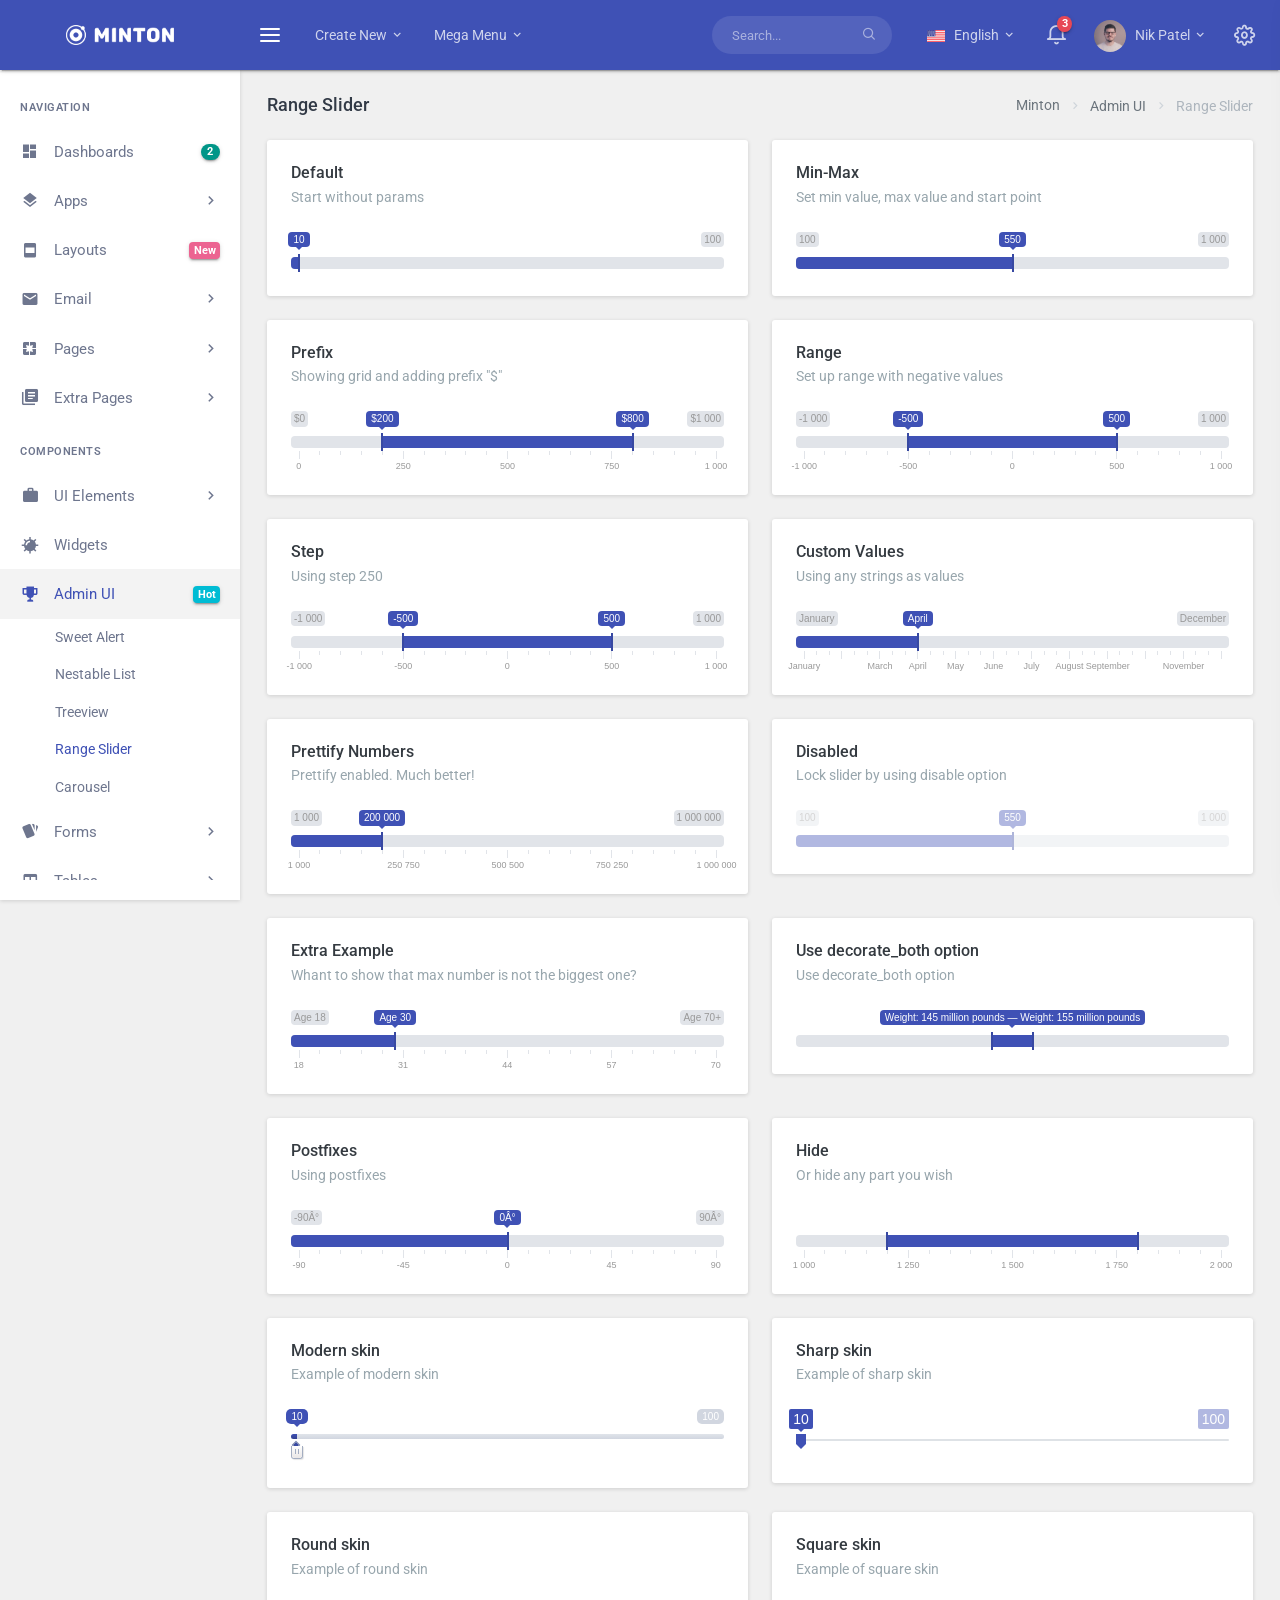
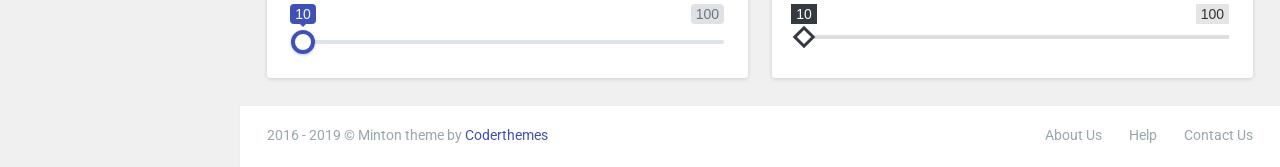
<file: admin-range-slider.html>
<!DOCTYPE html>
<html lang="en">
    <head>
        <meta charset="utf-8" />
        <title>Minton - Responsive Admin Dashboard Template</title>
        <meta name="viewport" content="width=device-width, initial-scale=1.0">
        <meta content="A fully featured admin theme which can be used to build CRM, CMS, etc." name="description" />
        <meta content="Coderthemes" name="author" />
        <meta http-equiv="X-UA-Compatible" content="IE=edge" />
        <!-- App favicon -->
        <link rel="shortcut icon" href="assets/images/favicon.ico">

        <!-- ION Slider -->
        <link href="assets/libs/ion-rangeslider/ion.rangeSlider.css" rel="stylesheet" type="text/css"/>

        <!-- App css -->
        <link href="assets/css/bootstrap.min.css" rel="stylesheet" type="text/css" />
        <link href="assets/css/icons.min.css" rel="stylesheet" type="text/css" />
        <link href="assets/css/app.min.css" rel="stylesheet" type="text/css" />

    </head>

    <body>

        <!-- Begin page -->
        <div id="wrapper">

            <!-- Topbar Start -->
            <div class="navbar-custom">
                <ul class="list-unstyled topnav-menu float-right mb-0">

                    <li class="d-none d-sm-block">
                        <form class="app-search">
                            <div class="app-search-box">
                                <div class="input-group">
                                    <input type="text" class="form-control" placeholder="Search...">
                                    <div class="input-group-append">
                                        <button class="btn" type="submit">
                                            <i class="fe-search"></i>
                                        </button>
                                    </div>
                                </div>
                            </div>
                        </form>
                    </li>

                    <li class="dropdown d-none d-lg-block">
                        <a class="nav-link dropdown-toggle mr-0 waves-effect waves-light" data-toggle="dropdown" href="#" role="button" aria-haspopup="false" aria-expanded="false">
                            <img src="assets/images/flags/us.jpg" alt="user-image" class="mr-1" height="12"> <span class="align-middle">English <i class="mdi mdi-chevron-down"></i> </span>
                        </a>
                        <div class="dropdown-menu dropdown-menu-right">
                            <!-- item-->
                            <a href="javascript:void(0);" class="dropdown-item notify-item">
                                <img src="assets/images/flags/germany.jpg" alt="user-image" class="mr-1" height="12"> <span class="align-middle">German</span>
                            </a>

                            <!-- item-->
                            <a href="javascript:void(0);" class="dropdown-item notify-item">
                                <img src="assets/images/flags/italy.jpg" alt="user-image" class="mr-1" height="12"> <span class="align-middle">Italian</span>
                            </a>

                            <!-- item-->
                            <a href="javascript:void(0);" class="dropdown-item notify-item">
                                <img src="assets/images/flags/spain.jpg" alt="user-image" class="mr-1" height="12"> <span class="align-middle">Spanish</span>
                            </a>

                            <!-- item-->
                            <a href="javascript:void(0);" class="dropdown-item notify-item">
                                <img src="assets/images/flags/russia.jpg" alt="user-image" class="mr-1" height="12"> <span class="align-middle">Russian</span>
                            </a>

                        </div>
                    </li>
        
                    <li class="dropdown notification-list">
                        <a class="nav-link dropdown-toggle  waves-effect waves-light" data-toggle="dropdown" href="#" role="button" aria-haspopup="false" aria-expanded="false">
                            <i class="fe-bell noti-icon"></i>
                            <span class="badge badge-danger rounded-circle noti-icon-badge">3</span>
                        </a>
                        <div class="dropdown-menu dropdown-menu-right dropdown-lg">

                            <!-- item-->
                            <div class="dropdown-item noti-title">
                                <h5 class="m-0">
                                    <span class="float-right">
                                        <a href="" class="text-dark">
                                            <small>Clear All</small>
                                        </a>
                                    </span>Notification
                                </h5>
                            </div>

                            <div class="slimscroll noti-scroll">

                                <!-- item-->
                                <a href="javascript:void(0);" class="dropdown-item notify-item active">
                                    <div class="notify-icon bg-soft-primary text-primary">
                                        <i class="mdi mdi-comment-account-outline"></i>
                                    </div>
                                    <p class="notify-details">Doug Dukes commented on Admin Dashboard
                                        <small class="text-muted">1 min ago</small>
                                    </p>
                                </a>

                                <!-- item-->
                                <a href="javascript:void(0);" class="dropdown-item notify-item">
                                    <div class="notify-icon">
                                        <img src="assets/images/users/avatar-2.jpg" class="img-fluid rounded-circle" alt="" /> </div>
                                    <p class="notify-details">Mario Drummond</p>
                                    <p class="text-muted mb-0 user-msg">
                                        <small>Hi, How are you? What about our next meeting</small>
                                    </p>
                                </a>

                                <!-- item-->
                                <a href="javascript:void(0);" class="dropdown-item notify-item">
                                    <div class="notify-icon">
                                        <img src="assets/images/users/avatar-4.jpg" class="img-fluid rounded-circle" alt="" /> </div>
                                    <p class="notify-details">Karen Robinson</p>
                                    <p class="text-muted mb-0 user-msg">
                                        <small>Wow ! this admin looks good and awesome design</small>
                                    </p>
                                </a>

                                <!-- item-->
                                <a href="javascript:void(0);" class="dropdown-item notify-item">
                                    <div class="notify-icon bg-soft-warning text-warning">
                                        <i class="mdi mdi-account-plus"></i>
                                    </div>
                                    <p class="notify-details">New user registered.
                                        <small class="text-muted">5 hours ago</small>
                                    </p>
                                </a>

                                <!-- item-->
                                <a href="javascript:void(0);" class="dropdown-item notify-item">
                                    <div class="notify-icon bg-info">
                                        <i class="mdi mdi-comment-account-outline"></i>
                                    </div>
                                    <p class="notify-details">Caleb Flakelar commented on Admin
                                        <small class="text-muted">4 days ago</small>
                                    </p>
                                </a>

                                <!-- item-->
                                <a href="javascript:void(0);" class="dropdown-item notify-item">
                                    <div class="notify-icon bg-secondary">
                                        <i class="mdi mdi-heart"></i>
                                    </div>
                                    <p class="notify-details">Carlos Crouch liked
                                        <b>Admin</b>
                                        <small class="text-muted">13 days ago</small>
                                    </p>
                                </a>
                            </div>

                            <!-- All-->
                            <a href="javascript:void(0);" class="dropdown-item text-center text-primary notify-item notify-all">
                                View all
                                <i class="fi-arrow-right"></i>
                            </a>

                        </div>
                    </li>

                    <li class="dropdown notification-list">
                        <a class="nav-link dropdown-toggle nav-user mr-0 waves-effect waves-light" data-toggle="dropdown" href="#" role="button" aria-haspopup="false" aria-expanded="false">
                            <img src="assets/images/users/avatar-1.jpg" alt="user-image" class="rounded-circle">
                            <span class="pro-user-name ml-1">
                                Nik Patel <i class="mdi mdi-chevron-down"></i> 
                            </span>
                        </a>
                        <div class="dropdown-menu dropdown-menu-right profile-dropdown ">
                            <!-- item-->
                            <div class="dropdown-header noti-title">
                                <h6 class="text-overflow m-0">Welcome !</h6>
                            </div>

                            <!-- item-->
                            <a href="javascript:void(0);" class="dropdown-item notify-item">
                                <i class="mdi mdi-account-circle"></i>
                                <span>My Account</span>
                            </a>

                            <!-- item-->
                            <a href="javascript:void(0);" class="dropdown-item notify-item">
                                <i class="mdi mdi-settings"></i>
                                <span>Settings</span>
                            </a>

                            <!-- item-->
                            <a href="javascript:void(0);" class="dropdown-item notify-item">
                                <i class="mdi mdi-wallet"></i>
                                <span>My Wallet <span class="badge badge-success float-right">3</span> </span>
                            </a>

                            <!-- item-->
                            <a href="javascript:void(0);" class="dropdown-item notify-item">
                                <i class="mdi mdi-lock"></i>
                                <span>Lock Screen</span>
                            </a>

                            <div class="dropdown-divider"></div>

                            <!-- item-->
                            <a href="javascript:void(0);" class="dropdown-item notify-item">
                                <i class="mdi mdi-logout"></i>
                                <span>Logout</span>
                            </a>

                        </div>
                    </li>
        

                    <li class="dropdown notification-list">
                        <a href="javascript:void(0);" class="nav-link right-bar-toggle waves-effect waves-light">
                            <i class="fe-settings noti-icon"></i>
                        </a>
                    </li>


                </ul>

                <!-- LOGO -->
                <div class="logo-box">
                    <a href="index.html" class="logo text-center">
                        <span class="logo-lg">
                            <img src="assets/images/logo-light.png" alt="" height="20">
                            <!-- <span class="logo-lg-text-light">Xeria</span> -->
                        </span>
                        <span class="logo-sm">
                            <!-- <span class="logo-sm-text-dark">X</span> -->
                            <img src="assets/images/logo-sm.png" alt="" height="24">
                        </span>
                    </a>
                </div>

                <ul class="list-unstyled topnav-menu topnav-menu-left m-0">
                    <li>
                        <button class="button-menu-mobile waves-effect waves-light">
                            <i class="fe-menu"></i>
                        </button>
                    </li>
        
                    <li class="dropdown d-none d-lg-block">
                        <a class="nav-link dropdown-toggle waves-effect waves-light" data-toggle="dropdown" href="#" role="button" aria-haspopup="false" aria-expanded="false">
                            Create New
                            <i class="mdi mdi-chevron-down"></i> 
                        </a>
                        <div class="dropdown-menu">
                            <!-- item-->
                            <a href="javascript:void(0);" class="dropdown-item">
                                <i class="fe-briefcase mr-1"></i>
                                <span>New Projects</span>
                            </a>

                            <!-- item-->
                            <a href="javascript:void(0);" class="dropdown-item">
                                <i class="fe-user mr-1"></i>
                                <span>Create Users</span>
                            </a>

                            <!-- item-->
                            <a href="javascript:void(0);" class="dropdown-item">
                                <i class="fe-bar-chart-line- mr-1"></i>
                                <span>Revenue Report</span>
                            </a>

                            <!-- item-->
                            <a href="javascript:void(0);" class="dropdown-item">
                                <i class="fe-settings mr-1"></i>
                                <span>Settings</span>
                            </a>

                            <div class="dropdown-divider"></div>

                            <!-- item-->
                            <a href="javascript:void(0);" class="dropdown-item">
                                <i class="fe-headphones mr-1"></i>
                                <span>Help & Support</span>
                            </a>

                        </div>
                    </li>

                    <li class="dropdown dropdown-mega d-none d-lg-block">
                        <a class="nav-link dropdown-toggle waves-effect waves-light" data-toggle="dropdown" href="#" role="button" aria-haspopup="false" aria-expanded="false">
                            Mega Menu
                            <i class="mdi mdi-chevron-down"></i> 
                        </a>
                        <div class="dropdown-menu dropdown-megamenu">
                            <div class="row">
                                <div class="col-sm-8">
                        
                                    <div class="row">
                                        <div class="col-md-4">
                                            <h5 class="text-dark mt-0">UI Components</h5>
                                            <ul class="list-unstyled megamenu-list">
                                                <li>
                                                    <a href="javascript:void(0);">Widgets</a>
                                                </li>
                                                <li>
                                                    <a href="javascript:void(0);">Nestable List</a>
                                                </li>
                                                <li>
                                                    <a href="javascript:void(0);">Range Sliders</a>
                                                </li>
                                                <li>
                                                    <a href="javascript:void(0);">Masonry Items</a>
                                                </li>
                                                <li>
                                                    <a href="javascript:void(0);">Sweet Alerts</a>
                                                </li>
                                                <li>
                                                    <a href="javascript:void(0);">Treeview Page</a>
                                                </li>
                                                <li>
                                                    <a href="javascript:void(0);">Tour Page</a>
                                                </li>
                                            </ul>
                                        </div>

                                        <div class="col-md-4">
                                            <h5 class="text-dark mt-0">Applications</h5>
                                            <ul class="list-unstyled megamenu-list">
                                                <li>
                                                    <a href="javascript:void(0);">eCommerce Pages</a>
                                                </li>
                                                <li>
                                                    <a href="javascript:void(0);">CRM Pages</a>
                                                </li>
                                                <li>
                                                    <a href="javascript:void(0);">Email</a>
                                                </li>
                                                <li>
                                                    <a href="javascript:void(0);">Calendar</a>
                                                </li>
                                                <li>
                                                    <a href="javascript:void(0);">Team Contacts</a>
                                                </li>
                                                <li>
                                                    <a href="javascript:void(0);">Task Board</a>
                                                </li>
                                                <li>
                                                    <a href="javascript:void(0);">Email Templates</a>
                                                </li>
                                            </ul>
                                        </div>

                                        <div class="col-md-4">
                                            <h5 class="text-dark mt-0">Extra Pages</h5>
                                            <ul class="list-unstyled megamenu-list">
                                                <li>
                                                    <a href="javascript:void(0);">Left Sidebar with User</a>
                                                </li>
                                                <li>
                                                    <a href="javascript:void(0);">Menu Collapsed</a>
                                                </li>
                                                <li>
                                                    <a href="javascript:void(0);">Small Left Sidebar</a>
                                                </li>
                                                <li>
                                                    <a href="javascript:void(0);">New Header Style</a>
                                                </li>
                                                <li>
                                                    <a href="javascript:void(0);">Search Result</a>
                                                </li>
                                                <li>
                                                    <a href="javascript:void(0);">Gallery Pages</a>
                                                </li>
                                                <li>
                                                    <a href="javascript:void(0);">Maintenance & Coming Soon</a>
                                                </li>
                                            </ul>
                                        </div>
                                    </div>
                                </div>
                                <div class="col-sm-4">
                                    <div class="text-center mt-3">
                                        <h3 class="text-dark">Special Discount Sale!</h3>
                                        <h4>Save up to 70% off.</h4>
                                        <button class="btn btn-primary mt-3">Download Now <i class="ml-1 mdi mdi-arrow-right"></i></button>
                                    </div>
                                </div>
                            </div>

                        </div>
                    </li>
                </ul>
            </div>
            <!-- end Topbar -->

            <!-- ========== Left Sidebar Start ========== -->
            <div class="left-side-menu">

                <div class="slimscroll-menu">

                    <!--- Sidemenu -->
                    <div id="sidebar-menu">

                        <ul class="metismenu" id="side-menu">

                            <li class="menu-title">Navigation</li>

                            <li>
                                <a href="javascript: void(0);" class="waves-effect">
                                    <i class="mdi mdi-view-dashboard"></i>
                                    <span class="badge badge-success badge-pill float-right">2</span>
                                    <span> Dashboards </span>
                                </a>
                                <ul class="nav-second-level" aria-expanded="false">
                                    <li>
                                        <a href="index.html">Dashboard 1</a>
                                    </li>
                                    <li>
                                        <a href="dashboard-2.html">Dashboard 2</a>
                                    </li>
                                </ul>
                            </li>

                            <li>
                                <a href="javascript: void(0);" class="waves-effect">
                                    <i class="mdi mdi-layers"></i>
                                    <span> Apps </span>
                                    <span class="menu-arrow"></span>
                                </a>
                                <ul class="nav-second-level" aria-expanded="false">
                                    <li>
                                        <a href="apps-kanbanboard.html">Kanban Board</a>
                                    </li>
                                    <li>
                                        <a href="apps-companies.html">Companies</a>
                                    </li>
                                    <li>
                                        <a href="apps-calendar.html">Calendar</a>
                                    </li>
                                    <li>
                                        <a href="apps-filemanager.html">File Manager</a>
                                    </li>
                                    <li>
                                        <a href="apps-tickets.html">Tickets</a>
                                    </li>
                                    <li>
                                        <a href="apps-team.html">Team Members</a>
                                    </li>
                                </ul>
                            </li>

                            <li>
                                <a href="javascript: void(0);" class="waves-effect">
                                    <i class="mdi mdi-page-layout-body"></i>
                                    <span class="badge badge-pink float-right">New</span>
                                    <span> Layouts </span>
                                </a>
                                <ul class="nav-second-level" aria-expanded="false">
                                    <li>
                                        <a href="layouts-sidebar-sm.html">Small Sidebar</a>
                                    </li>
                                    <li>
                                        <a href="layouts-dark-sidebar.html">Dark Sidebar</a>
                                    </li>
                                    <li>
                                        <a href="layouts-light-topbar.html">Light Topbar</a>
                                    </li>
                                    <li>
                                        <a href="layouts-preloader.html">Preloader</a>
                                    </li>
                                    <li>
                                        <a href="layouts-sidebar-collapsed.html">Sidebar Collapsed</a>
                                    </li>
                                    <li>
                                        <a href="layouts-boxed.html">Boxed</a>
                                    </li>
                                </ul>
                            </li>
                
                            <li>
                                <a href="javascript: void(0);" class="waves-effect">
                                    <i class="mdi mdi-email"></i>
                                    <span> Email </span>
                                    <span class="menu-arrow"></span>
                                </a>
                                <ul class="nav-second-level" aria-expanded="false">
                                    <li>
                                        <a href="email-inbox.html">Inbox</a>
                                    </li>
                                    <li>
                                        <a href="email-read.html">Read Email</a>
                                    </li>
                                    <li>
                                        <a href="email-compose.html">Compose Email</a>
                                    </li>
                                    <li>
                                        <a href="email-templates.html">Email Templates</a>
                                    </li>
                                </ul>
                            </li>

                            <li>
                                <a href="javascript: void(0);" class="waves-effect">
                                    <i class="mdi mdi-google-pages"></i>
                                    <span> Pages </span>
                                    <span class="menu-arrow"></span>
                                </a>
                                <ul class="nav-second-level" aria-expanded="false">
                                    <li>
                                        <a href="pages-starter.html">Starter</a>
                                    </li>
                                    <li>
                                        <a href="pages-login.html">Log In</a>
                                    </li>
                                    <li>
                                        <a href="pages-register.html">Register</a>
                                    </li>
                                    <li>
                                        <a href="pages-recoverpw.html">Recover Password</a>
                                    </li>
                                    <li>
                                        <a href="pages-lock-screen.html">Lock Screen</a>
                                    </li>
                                    <li>
                                        <a href="pages-logout.html">Logout</a>
                                    </li>
                                    <li>
                                        <a href="pages-confirm-mail.html">Confirm Mail</a>
                                    </li>
                                    <li>
                                        <a href="pages-404.html">Error 404</a>
                                    </li>
                                    <li>
                                        <a href="pages-404-alt.html">Error 404-alt</a>
                                    </li>
                                    <li>
                                        <a href="pages-500.html">Error 500</a>
                                    </li>
                                </ul>
                            </li>

                            <li>
                                <a href="javascript: void(0);" class="waves-effect">
                                    <i class="mdi mdi-file-document-box-multiple"></i>
                                    <span> Extra Pages </span>
                                    <span class="menu-arrow"></span>
                                </a>
                                <ul class="nav-second-level" aria-expanded="false">
                                    <li>
                                        <a href="extras-profile.html">Profile</a>
                                    </li>
                                    <li>
                                        <a href="extras-timeline.html">Timeline</a>
                                    </li>
                                    <li>
                                        <a href="extras-invoice.html">Invoice</a>
                                    </li>
                                    <li>
                                        <a href="extras-faqs.html">FAQs</a>
                                    </li>
                                    <li>
                                        <a href="extras-tour.html">Tour Page</a>
                                    </li>
                                    <li>
                                        <a href="extras-pricing.html">Pricing</a>
                                    </li>
                                    <li>
                                        <a href="extras-maintenance.html">Maintenance</a>
                                    </li>
                                    <li>
                                        <a href="extras-coming-soon.html">Coming Soon</a>
                                    </li>
                                    <li>
                                        <a href="extras-gallery.html">Gallery</a>
                                    </li>
                                </ul>
                            </li>

                            <li class="menu-title mt-2">Components</li>

                            <li>
                                <a href="javascript: void(0);" class="waves-effect">
                                    <i class="mdi mdi-briefcase"></i>
                                    <span> UI Elements </span>
                                    <span class="menu-arrow"></span>
                                </a>
                                <ul class="nav-second-level" aria-expanded="false">
                                    <li>
                                        <a href="ui-buttons.html">Buttons</a>
                                    </li>
                                    <li>
                                        <a href="ui-cards.html">Cards</a>
                                    </li>
                                    <li>
                                        <a href="ui-portlets.html">Portlets</a>
                                    </li>
                                    <li>
                                        <a href="ui-tabs-accordions.html">Tabs & Accordions</a>
                                    </li>
                                    <li>
                                        <a href="ui-modals.html">Modals</a>
                                    </li>
                                    <li>
                                        <a href="ui-progress.html">Progress</a>
                                    </li>
                                    <li>
                                        <a href="ui-notifications.html">Notifications</a>
                                    </li>
                                    <li>
                                        <a href="ui-ribbons.html">Ribbons</a>
                                    </li>
                                    <li>
                                        <a href="ui-spinners.html">Spinners</a>
                                    </li>
                                    <li>
                                        <a href="ui-general.html">General UI</a>
                                    </li>
                                    <li>
                                        <a href="ui-typography.html">Typography</a>
                                    </li>
                                    <li>
                                        <a href="ui-grid.html">Grid</a>
                                    </li>
                                </ul>
                            </li>

                            <li>
                                <a href="widgets.html" class="waves-effect">
                                    <i class="mdi mdi-mine"></i>
                                    <span> Widgets </span>
                                </a>
                            </li>

                            <li>
                                <a href="javascript: void(0);" class="waves-effect">
                                    <i class="mdi mdi-trophy-variant"></i>
                                    <span class="badge badge-info float-right">Hot</span>
                                    <span> Admin UI </span>
                                </a>
                                <ul class="nav-second-level" aria-expanded="false">
                                    <li>
                                        <a href="admin-sweet-alert.html">Sweet Alert</a>
                                    </li>
                                    <li>
                                        <a href="admin-nestable.html">Nestable List</a>
                                    </li>
                                    <li>
                                        <a href="admin-treeview.html">Treeview</a>
                                    </li>
                                    <li>
                                        <a href="admin-range-slider.html">Range Slider</a>
                                    </li>
                                    <li>
                                        <a href="admin-carousel.html">Carousel</a>
                                    </li>
                                </ul>
                            </li>

                            <li>
                                <a href="javascript: void(0);" class="waves-effect">
                                    <i class="mdi mdi-cards"></i>
                                    <span> Forms </span>
                                    <span class="menu-arrow"></span>
                                </a>
                                <ul class="nav-second-level" aria-expanded="false">
                                    <li>
                                        <a href="forms-elements.html">General Elements</a>
                                    </li>
                                    <li>
                                        <a href="forms-advanced.html">Advanced</a>
                                    </li>
                                    <li>
                                        <a href="forms-validation.html">Validation</a>
                                    </li>
                                    <li>
                                        <a href="forms-pickers.html">Pickers</a>
                                    </li>
                                    <li>
                                        <a href="forms-wizard.html">Wizard</a>
                                    </li>
                                    <li>
                                        <a href="forms-summernote.html">Summernote</a>
                                    </li>
                                    <li>
                                        <a href="forms-quilljs.html">Quilljs Editor</a>
                                    </li>
                                    <li>
                                        <a href="forms-file-uploads.html">File Uploads</a>
                                    </li>
                                    <li>
                                        <a href="forms-x-editable.html">X Editable</a>
                                    </li>
                                </ul>
                            </li>

                            <li>
                                <a href="javascript: void(0);" class="waves-effect">
                                    <i class="mdi mdi-table"></i>
                                    <span> Tables </span>
                                    <span class="menu-arrow"></span>
                                </a>
                                <ul class="nav-second-level" aria-expanded="false">
                                    <li>
                                        <a href="tables-basic.html">Basic Tables</a>
                                    </li>
                                    <li>
                                        <a href="tables-datatables.html">Data Tables</a>
                                    </li>
                                    <li>
                                        <a href="tables-editable.html">Editable Tables</a>
                                    </li>
                                    <li>
                                        <a href="tables-tablesaw.html">Tablesaw Tables</a>
                                    </li>
                                    <li>
                                        <a href="tables-responsive.html">Responsive Tables</a>
                                    </li>
                                    <li>
                                        <a href="tables-footables.html">FooTables</a>
                                    </li>
                                </ul>
                            </li>

                            <li>
                                <a href="javascript: void(0);" class="waves-effect">
                                    <i class="mdi mdi-chart-arc"></i>
                                    <span> Charts </span>
                                    <span class="menu-arrow"></span>
                                </a>
                                <ul class="nav-second-level" aria-expanded="false">
                                    <li>
                                        <a href="charts-flot.html">Flot Charts</a>
                                    </li>
                                    <li>
                                        <a href="charts-apex.html">Apex Charts</a>
                                    </li>
                                    <li>
                                        <a href="charts-morris.html">Morris Charts</a>
                                    </li>
                                    <li>
                                        <a href="charts-chartjs.html">Chartjs Charts</a>
                                    </li>
                                    <li>
                                        <a href="charts-c3.html">C3 Charts</a>
                                    </li>
                                    <li>
                                        <a href="charts-peity.html">Peity Charts</a>
                                    </li>
                                    <li>
                                        <a href="charts-chartist.html">Chartist Charts</a>
                                    </li>
                                    <li>
                                        <a href="charts-sparklines.html">Sparklines Charts</a>
                                    </li>
                                    <li>
                                        <a href="charts-knob.html">Jquery Knob Charts</a>
                                    </li>
                                </ul>
                            </li>

                            <li>
                                <a href="javascript: void(0);" class="waves-effect">
                                    <i class="mdi mdi-parachute"></i>
                                    <span> Icons </span>
                                    <span class="menu-arrow"></span>
                                </a>
                                <ul class="nav-second-level" aria-expanded="false">
                                    <li>
                                        <a href="icons-remix.html">Remix Icons</a>
                                    </li>
                                    <li>
                                        <a href="icons-feather.html">Feather Icons</a>
                                    </li>
                                    <li>
                                        <a href="icons-mdi.html">Material Design Icons</a>
                                    </li>
                                    <li>
                                        <a href="icons-font-awesome.html">Font Awesome</a>
                                    </li>
                                    <li>
                                        <a href="icons-themify.html">Themify</a>
                                    </li>
                                    <li>
                                        <a href="icons-weather.html">Weather</a>
                                    </li>
                                </ul>
                            </li>

                            <li>
                                <a href="javascript: void(0);" class="waves-effect">
                                    <i class="mdi mdi-map"></i>
                                    <span> Maps </span>
                                    <span class="menu-arrow"></span>
                                </a>
                                <ul class="nav-second-level" aria-expanded="false">
                                    <li>
                                        <a href="maps-google.html">Google Maps</a>
                                    </li>
                                    <li>
                                        <a href="maps-vector.html">Vector Maps</a>
                                    </li>
                                    <li>
                                        <a href="maps-mapael.html">Mapael Maps</a>
                                    </li>
                                </ul>
                            </li>

                            <li>
                                <a href="javascript: void(0);" class="waves-effect">
                                    <i class="mdi mdi-share-variant"></i>
                                    <span> Multi Level </span>
                                    <span class="menu-arrow"></span>
                                </a>
                                <ul class="nav-second-level nav" aria-expanded="false">
                                    <li>
                                        <a href="javascript: void(0);">Level 1.1</a>
                                    </li>
                                    <li>
                                        <a href="javascript: void(0);" aria-expanded="false">Level 1.2
                                            <span class="menu-arrow"></span>
                                        </a>
                                        <ul class="nav-third-level nav" aria-expanded="false">
                                            <li>
                                                <a href="javascript: void(0);">Level 2.1</a>
                                            </li>
                                            <li>
                                                <a href="javascript: void(0);">Level 2.2</a>
                                            </li>
                                        </ul>
                                    </li>
                                </ul>
                            </li>
                        </ul>

                    </div>
                    <!-- End Sidebar -->

                    <div class="clearfix"></div>

                </div>
                <!-- Sidebar -left -->

            </div>
            <!-- Left Sidebar End -->

            <!-- ============================================================== -->
            <!-- Start Page Content here -->
            <!-- ============================================================== -->

            <div class="content-page">
                <div class="content">

                    <!-- Start Content-->
                    <div class="container-fluid">
                        
                        <!-- start page title -->
                        <div class="row">
                            <div class="col-12">
                                <div class="page-title-box">
                                    <div class="page-title-right">
                                        <ol class="breadcrumb m-0">
                                            <li class="breadcrumb-item"><a href="javascript: void(0);">Minton</a></li>
                                            <li class="breadcrumb-item"><a href="javascript: void(0);">Admin UI</a></li>
                                            <li class="breadcrumb-item active">Range Slider</li>
                                        </ol>
                                    </div>
                                    <h4 class="page-title">Range Slider</h4>
                                </div>
                            </div>
                        </div>     
                        <!-- end page title --> 

                        <div class="row">
                            <div class="col-md-6">
                                <div class="card-box">
                                    <h4 class="header-title">Default</h4>
                                    <p class="sub-header">
                                        Start without params
                                    </p>
                                    <input type="text" id="range_01">
                                </div> <!-- end card-box-->
                            </div> <!-- end col -->

                            <div class="col-md-6">
                                <div class="card-box">
                                    <h4 class="header-title">Min-Max</h4>
                                    <p class="sub-header">
                                        Set min value, max value and start point
                                    </p>
                                    <input type="text" id="range_02">
                                </div> <!-- end card-box-->
                            </div> <!-- end col -->
                        </div>
                        <!-- end row -->


                        <div class="row">
                            <div class="col-md-6">
                                <div class="card-box">
                                    <h4 class="header-title">Prefix</h4>
                                    <p class="sub-header">
                                        Showing grid and adding prefix "$"
                                    </p>
                                    <input type="text" id="range_03">
                                </div> <!-- end card-box-->
                            </div> <!-- end col -->

                            <div class="col-md-6">
                                <div class="card-box">
                                    <h4 class="header-title">Range</h4>
                                    <p class="sub-header">
                                        Set up range with negative values
                                    </p>
                                    <input type="text" id="range_04">
                                </div> <!-- end card-box-->
                            </div> <!-- end col -->
                        </div>
                        <!-- end row -->


                        <div class="row">
                            <div class="col-md-6">
                                <div class="card-box">
                                    <h4 class="header-title">Step</h4>
                                    <p class="sub-header">
                                        Using step 250
                                    </p>
                                    <input type="text" id="range_05">
                                </div> <!-- end card-box-->
                            </div> <!-- end col -->

                            <div class="col-md-6">
                                <div class="card-box">
                                    <h4 class="header-title">Custom Values</h4>
                                    <p class="sub-header">
                                        Using any strings as values
                                    </p>
                                    <input type="text" id="range_06">
                                </div> <!-- end card-box-->
                            </div> <!-- end col -->
                        </div>
                        <!-- end row -->


                        <div class="row">
                            <div class="col-md-6">
                                <div class="card-box">
                                    <h4 class="header-title">Prettify Numbers</h4>
                                    <p class="sub-header">
                                        Prettify enabled. Much better!
                                    </p>
                                    <input type="text" id="range_07">
                                </div> <!-- end card-box-->
                            </div> <!-- end col -->

                            <div class="col-md-6">
                                <div class="card-box">
                                    <h4 class="header-title">Disabled</h4>
                                    <p class="sub-header">
                                        Lock slider by using disable option
                                    </p>
                                    <input type="text" id="range_08">
                                </div> <!-- end card-box-->
                            </div> <!-- end col -->
                        </div>
                        <!-- end row -->


                        <div class="row">
                            <div class="col-md-6">
                                <div class="card-box">
                                    <h4 class="header-title">Extra Example</h4>
                                    <p class="sub-header">
                                        Whant to show that max number is not the biggest one?
                                    </p>
                                    <input type="text" id="range_09">
                                </div> <!-- end card-box-->
                            </div> <!-- end col -->

                            <div class="col-md-6">
                                <div class="card-box">
                                    <h4 class="header-title">Use decorate_both option</h4>
                                    <p class="sub-header">
                                        Use decorate_both option
                                    </p>
                                    <input type="text" id="range_10">
                                </div> <!-- end card-box-->
                            </div> <!-- end col -->
                        </div>
                        <!-- end row -->


                        <div class="row">
                            <div class="col-md-6">
                                <div class="card-box">
                                    <h4 class="header-title">Postfixes</h4>
                                    <p class="sub-header">
                                        Using postfixes
                                    </p>
                                    <input type="text" id="range_11">
                                </div> <!-- end card-box-->
                            </div> <!-- end col -->

                            <div class="col-md-6">
                                <div class="card-box">
                                    <h4 class="header-title">Hide</h4>
                                    <p class="sub-header">
                                        Or hide any part you wish
                                    </p>
                                    <input type="text" id="range_12">
                                </div> <!-- end card-box-->
                            </div> <!-- end col -->
                        </div>
                        <!-- end row -->


                        <div class="row">
                            <div class="col-md-6">
                                <div class="card-box">
                                    <h4 class="header-title">Modern skin</h4>
                                    <p class="sub-header">
                                        Example of modern skin
                                    </p>
                                    <input type="text" id="range_13">
                                </div> <!-- end card-box-->
                            </div> <!-- end col -->

                            <div class="col-md-6">
                                <div class="card-box">
                                    <h4 class="header-title">Sharp skin</h4>
                                    <p class="sub-header">
                                        Example of sharp skin
                                    </p>
                                    <input type="text" id="range_14">
                                </div> <!-- end card-box-->
                            </div> <!-- end col -->
                        </div>
                        <!-- end row -->

                        <div class="row">
                            <div class="col-md-6">
                                <div class="card-box">
                                    <h4 class="header-title">Round skin</h4>
                                    <p class="sub-header">
                                        Example of round skin
                                    </p>
                                    <input type="text" id="range_15">
                                </div> <!-- end card-box-->
                            </div> <!-- end col -->

                            <div class="col-md-6">
                                <div class="card-box">
                                    <h4 class="header-title">Square skin</h4>
                                    <p class="sub-header">
                                        Example of square skin
                                    </p>
                                    <input type="text" id="range_16">
                                </div> <!-- end card-box-->
                            </div> <!-- end col -->
                        </div>
                        <!-- end row -->
                        
                    </div> <!-- container -->

                </div> <!-- content -->

                <!-- Footer Start -->
                <footer class="footer">
                    <div class="container-fluid">
                        <div class="row">
                            <div class="col-md-6">
                               2016 - 2019 &copy; Minton theme by <a href="">Coderthemes</a> 
                            </div>
                            <div class="col-md-6">
                                <div class="text-md-right footer-links d-none d-sm-block">
                                    <a href="javascript:void(0);">About Us</a>
                                    <a href="javascript:void(0);">Help</a>
                                    <a href="javascript:void(0);">Contact Us</a>
                                </div>
                            </div>
                        </div>
                    </div>
                </footer>
                <!-- end Footer -->

            </div>

            <!-- ============================================================== -->
            <!-- End Page content -->
            <!-- ============================================================== -->


        </div>
        <!-- END wrapper -->

        <!-- Right Sidebar -->
        <div class="right-bar">
            <div class="rightbar-title">
                <a href="javascript:void(0);" class="right-bar-toggle float-right">
                    <i class="fe-x noti-icon"></i>
                </a>
                <h4 class="m-0 text-white">Settings</h4>
            </div>
            <div class="slimscroll-menu">
                <!-- User box -->
                <div class="user-box">
                    <div class="user-img">
                        <img src="assets/images/users/avatar-1.jpg" alt="user-img" title="Mat Helme" class="rounded-circle img-fluid">
                        <a href="javascript:void(0);" class="user-edit"><i class="mdi mdi-pencil"></i></a>
                    </div>
            
                    <h5><a href="javascript: void(0);">Nik G. Patel</a> </h5>
                    <p class="text-muted mb-0"><small>Admin Head</small></p>
                </div>

                <ul class="nav nav-pills bg-light nav-justified">
                    <li class="nav-item">
                        <a href="#home1" data-toggle="tab" aria-expanded="false" class="nav-link rounded-0">
                            General
                        </a>
                    </li>
                    <li class="nav-item">
                        <a href="#messages1" data-toggle="tab" aria-expanded="false" class="nav-link rounded-0 active">
                            Chat
                        </a>
                    </li>
                </ul>
                <div class="tab-content pl-3 pr-3">
                    <div class="tab-pane" id="home1">
                        <div class="row mb-2">
                            <div class="col">
                                <h5 class="m-0 font-15">Notifications</h5>
                                <p class="text-muted"><small>Do you need them?</small></p>
                            </div> <!-- end col-->
                            <div class="col-auto">
                                <div class="custom-control custom-switch mb-2">
                                    <input type="checkbox" class="custom-control-input" id="tabswitch1">
                                    <label class="custom-control-label" for="tabswitch1"></label>
                                </div>
                            </div> <!-- end col -->
                        </div>
                        <!-- end row-->

                        <div class="row mb-2">
                            <div class="col">
                                <h5 class="m-0 font-15">API Access</h5>
                                <p class="text-muted"><small>Enable/Disable access</small></p>
                            </div> <!-- end col-->
                            <div class="col-auto">
                                <div class="custom-control custom-switch mb-2">
                                    <input type="checkbox" class="custom-control-input" checked id="tabswitch2">
                                    <label class="custom-control-label" for="tabswitch2"></label>
                                </div>
                            </div> <!-- end col -->
                        </div>
                        <!-- end row-->

                        <div class="row mb-2">
                            <div class="col">
                                <h5 class="m-0 font-15">Auto Updates</h5>
                                <p class="text-muted"><small>Keep up to date</small></p>
                            </div> <!-- end col-->
                            <div class="col-auto">
                                <div class="custom-control custom-switch mb-2">
                                    <input type="checkbox" class="custom-control-input" id="tabswitch3">
                                    <label class="custom-control-label" for="tabswitch3"></label>
                                </div>
                            </div> <!-- end col -->
                        </div>
                        <!-- end row-->

                        <div class="row mb-2">
                            <div class="col">
                                <h5 class="m-0 font-15">Online Status</h5>
                                <p class="text-muted"><small>Show your status to all</small></p>
                            </div> <!-- end col-->
                            <div class="col-auto">
                                <div class="custom-control custom-switch mb-2">
                                    <input type="checkbox" class="custom-control-input" checked id="tabswitch4">
                                    <label class="custom-control-label" for="tabswitch4"></label>
                                </div>
                            </div> <!-- end col -->
                        </div>
                        <!-- end row-->

                        <div class="alert alert-success alert-dismissible fade mt-3 show" role="alert">
                            <button type="button" class="close" data-dismiss="alert" aria-label="Close">
                                <span aria-hidden="true">×</span>
                            </button>
                            <h5>Unlimited Access</h5>
                            Upgrade to plan to get access to unlimited reports
                            <br/>
                            <a href="javascript: void(0);" class="btn btn-outline-success mt-3 btn-sm">Upgrade<i class="ml-1 mdi mdi-arrow-right"></i></a>
                        </div>
                
                    </div>
                    <div class="tab-pane show active" id="messages1">
                        <div>
                            <div class="inbox-widget">
                                <h5 class="mt-0">Recent</h5>
                                <div class="inbox-item">
                                    <div class="inbox-item-img"><img src="assets/images/users/avatar-2.jpg" class="rounded-circle" alt=""> <i class="online user-status"></i></div>
                                    <p class="inbox-item-author"><a href="javascript: void(0);" class="text-dark">Tomaslau</a></p>
                                    <p class="inbox-item-text">I've finished it! See you so...</p>
                                </div>
                                <div class="inbox-item">
                                    <div class="inbox-item-img"><img src="assets/images/users/avatar-3.jpg" class="rounded-circle" alt=""> <i class="away user-status"></i></div>
                                    <p class="inbox-item-author"><a href="javascript: void(0);" class="text-dark">Stillnotdavid</a></p>
                                    <p class="inbox-item-text">This theme is awesome!</p>
                                </div>
                                <div class="inbox-item">
                                    <div class="inbox-item-img"><img src="assets/images/users/avatar-4.jpg" class="rounded-circle" alt=""> <i class="online user-status"></i></div>
                                    <p class="inbox-item-author"><a href="javascript: void(0);" class="text-dark">Kurafire</a></p>
                                    <p class="inbox-item-text">Nice to meet you</p>
                                </div>
        
                                <div class="inbox-item">
                                    <div class="inbox-item-img"><img src="assets/images/users/avatar-5.jpg" class="rounded-circle" alt=""> <i class="busy user-status"></i></div>
                                    <p class="inbox-item-author"><a href="javascript: void(0);" class="text-dark">Shahedk</a></p>
                                    <p class="inbox-item-text">Hey! there I'm available...</p>
                                </div>
                                <div class="inbox-item">
                                    <div class="inbox-item-img"><img src="assets/images/users/avatar-6.jpg" class="rounded-circle" alt=""> <i class="user-status"></i></div>
                                    <p class="inbox-item-author"><a href="javascript: void(0);" class="text-dark">Adhamdannaway</a></p>
                                    <p class="inbox-item-text">This theme is awesome!</p>
                                </div>

                                <hr/>
                                <h5>Favorite <span class="float-right badge badge-pill badge-danger">18</span></h5>
                                <hr/>
                                <div class="inbox-item">
                                    <div class="inbox-item-img"><img src="assets/images/users/avatar-7.jpg" class="rounded-circle" alt=""> <i class="busy user-status"></i></div>
                                    <p class="inbox-item-author"><a href="javascript: void(0);" class="text-dark">Kennith</a></p>
                                    <p class="inbox-item-text">I've finished it! See you so...</p>
                                </div>
                                <div class="inbox-item">
                                    <div class="inbox-item-img"><img src="assets/images/users/avatar-3.jpg" class="rounded-circle" alt=""> <i class="busy user-status"></i></div>
                                    <p class="inbox-item-author"><a href="javascript: void(0);" class="text-dark">Stillnotdavid</a></p>
                                    <p class="inbox-item-text">This theme is awesome!</p>
                                </div>
                                <div class="inbox-item">
                                    <div class="inbox-item-img"><img src="assets/images/users/avatar-10.jpg" class="rounded-circle" alt=""> <i class="online user-status"></i></div>
                                    <p class="inbox-item-author"><a href="javascript: void(0);" class="text-dark">Kimberling</a></p>
                                    <p class="inbox-item-text">Nice to meet you</p>
                                </div>
        
                                <div class="inbox-item">
                                    <div class="inbox-item-img"><img src="assets/images/users/avatar-4.jpg" class="rounded-circle" alt=""> <i class="user-status"></i></div>
                                    <p class="inbox-item-author"><a href="javascript: void(0);" class="text-dark">Kurafire</a></p>
                                    <p class="inbox-item-text">Hey! there I'm available...</p>
                                </div>
                                <div class="inbox-item">
                                    <div class="inbox-item-img"><img src="assets/images/users/avatar-9.jpg" class="rounded-circle" alt=""> <i class="away user-status"></i></div>
                                    <p class="inbox-item-author"><a href="javascript: void(0);" class="text-dark">Leonareade</a></p>
                                    <p class="inbox-item-text">This theme is awesome!</p>
                                </div>

                                <div class="text-center mt-2">
                                    <a href="javascript:void(0);" class="text-muted"><i class="mdi mdi-spin mdi-loading mr-1"></i> Load more </a>
                                </div>

                            </div> <!-- end inbox-widget -->
                        </div> <!-- end .p-3-->
                    </div>
                </div>

            </div> <!-- end slimscroll-menu-->
        </div>
        <!-- /Right-bar -->

        <!-- Right bar overlay-->
        <div class="rightbar-overlay"></div>

        <!-- Vendor js -->
        <script src="assets/js/vendor.min.js"></script>

        <!-- Ion Range Slider-->
        <script src="assets/libs/ion-rangeslider/ion.rangeSlider.min.js"></script>

        <!-- Range slider init js-->
        <script src="assets/js/pages/range-sliders.init.js"></script>        

        <!-- App js -->
        <script src="assets/js/app.min.js"></script>
        
    </body>
</html>
</file>
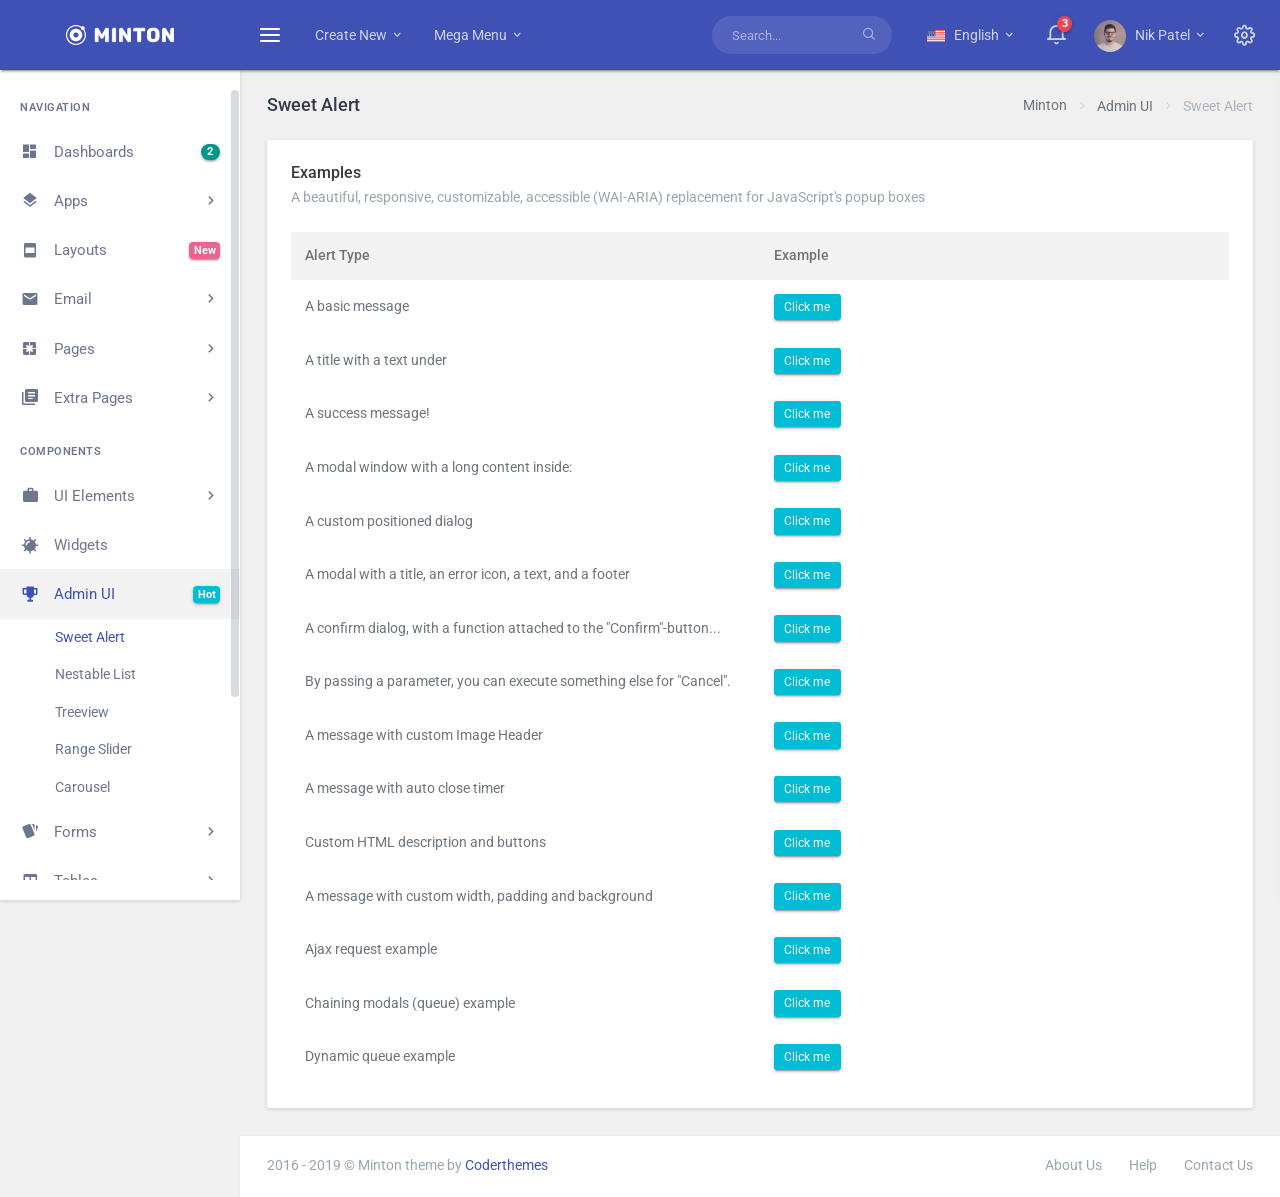
<file: admin-sweet-alert.html>
<!DOCTYPE html>
<html lang="en">
    <head>
        <meta charset="utf-8" />
        <title>Minton - Responsive Admin Dashboard Template</title>
        <meta name="viewport" content="width=device-width, initial-scale=1.0">
        <meta content="A fully featured admin theme which can be used to build CRM, CMS, etc." name="description" />
        <meta content="Coderthemes" name="author" />
        <meta http-equiv="X-UA-Compatible" content="IE=edge" />
        <!-- App favicon -->
        <link rel="shortcut icon" href="assets/images/favicon.ico">

        <!-- Sweet Alert-->
        <link href="assets/libs/sweetalert2/sweetalert2.min.css" rel="stylesheet" type="text/css" />

        <!-- App css -->
        <link href="assets/css/bootstrap.min.css" rel="stylesheet" type="text/css" />
        <link href="assets/css/icons.min.css" rel="stylesheet" type="text/css" />
        <link href="assets/css/app.min.css" rel="stylesheet" type="text/css" />

    </head>

    <body>

        <!-- Begin page -->
        <div id="wrapper">

            <!-- Topbar Start -->
            <div class="navbar-custom">
                <ul class="list-unstyled topnav-menu float-right mb-0">

                    <li class="d-none d-sm-block">
                        <form class="app-search">
                            <div class="app-search-box">
                                <div class="input-group">
                                    <input type="text" class="form-control" placeholder="Search...">
                                    <div class="input-group-append">
                                        <button class="btn" type="submit">
                                            <i class="fe-search"></i>
                                        </button>
                                    </div>
                                </div>
                            </div>
                        </form>
                    </li>

                    <li class="dropdown d-none d-lg-block">
                        <a class="nav-link dropdown-toggle mr-0 waves-effect waves-light" data-toggle="dropdown" href="#" role="button" aria-haspopup="false" aria-expanded="false">
                            <img src="assets/images/flags/us.jpg" alt="user-image" class="mr-1" height="12"> <span class="align-middle">English <i class="mdi mdi-chevron-down"></i> </span>
                        </a>
                        <div class="dropdown-menu dropdown-menu-right">
                            <!-- item-->
                            <a href="javascript:void(0);" class="dropdown-item notify-item">
                                <img src="assets/images/flags/germany.jpg" alt="user-image" class="mr-1" height="12"> <span class="align-middle">German</span>
                            </a>

                            <!-- item-->
                            <a href="javascript:void(0);" class="dropdown-item notify-item">
                                <img src="assets/images/flags/italy.jpg" alt="user-image" class="mr-1" height="12"> <span class="align-middle">Italian</span>
                            </a>

                            <!-- item-->
                            <a href="javascript:void(0);" class="dropdown-item notify-item">
                                <img src="assets/images/flags/spain.jpg" alt="user-image" class="mr-1" height="12"> <span class="align-middle">Spanish</span>
                            </a>

                            <!-- item-->
                            <a href="javascript:void(0);" class="dropdown-item notify-item">
                                <img src="assets/images/flags/russia.jpg" alt="user-image" class="mr-1" height="12"> <span class="align-middle">Russian</span>
                            </a>

                        </div>
                    </li>
        
                    <li class="dropdown notification-list">
                        <a class="nav-link dropdown-toggle  waves-effect waves-light" data-toggle="dropdown" href="#" role="button" aria-haspopup="false" aria-expanded="false">
                            <i class="fe-bell noti-icon"></i>
                            <span class="badge badge-danger rounded-circle noti-icon-badge">3</span>
                        </a>
                        <div class="dropdown-menu dropdown-menu-right dropdown-lg">

                            <!-- item-->
                            <div class="dropdown-item noti-title">
                                <h5 class="m-0">
                                    <span class="float-right">
                                        <a href="" class="text-dark">
                                            <small>Clear All</small>
                                        </a>
                                    </span>Notification
                                </h5>
                            </div>

                            <div class="slimscroll noti-scroll">

                                <!-- item-->
                                <a href="javascript:void(0);" class="dropdown-item notify-item active">
                                    <div class="notify-icon bg-soft-primary text-primary">
                                        <i class="mdi mdi-comment-account-outline"></i>
                                    </div>
                                    <p class="notify-details">Doug Dukes commented on Admin Dashboard
                                        <small class="text-muted">1 min ago</small>
                                    </p>
                                </a>

                                <!-- item-->
                                <a href="javascript:void(0);" class="dropdown-item notify-item">
                                    <div class="notify-icon">
                                        <img src="assets/images/users/avatar-2.jpg" class="img-fluid rounded-circle" alt="" /> </div>
                                    <p class="notify-details">Mario Drummond</p>
                                    <p class="text-muted mb-0 user-msg">
                                        <small>Hi, How are you? What about our next meeting</small>
                                    </p>
                                </a>

                                <!-- item-->
                                <a href="javascript:void(0);" class="dropdown-item notify-item">
                                    <div class="notify-icon">
                                        <img src="assets/images/users/avatar-4.jpg" class="img-fluid rounded-circle" alt="" /> </div>
                                    <p class="notify-details">Karen Robinson</p>
                                    <p class="text-muted mb-0 user-msg">
                                        <small>Wow ! this admin looks good and awesome design</small>
                                    </p>
                                </a>

                                <!-- item-->
                                <a href="javascript:void(0);" class="dropdown-item notify-item">
                                    <div class="notify-icon bg-soft-warning text-warning">
                                        <i class="mdi mdi-account-plus"></i>
                                    </div>
                                    <p class="notify-details">New user registered.
                                        <small class="text-muted">5 hours ago</small>
                                    </p>
                                </a>

                                <!-- item-->
                                <a href="javascript:void(0);" class="dropdown-item notify-item">
                                    <div class="notify-icon bg-info">
                                        <i class="mdi mdi-comment-account-outline"></i>
                                    </div>
                                    <p class="notify-details">Caleb Flakelar commented on Admin
                                        <small class="text-muted">4 days ago</small>
                                    </p>
                                </a>

                                <!-- item-->
                                <a href="javascript:void(0);" class="dropdown-item notify-item">
                                    <div class="notify-icon bg-secondary">
                                        <i class="mdi mdi-heart"></i>
                                    </div>
                                    <p class="notify-details">Carlos Crouch liked
                                        <b>Admin</b>
                                        <small class="text-muted">13 days ago</small>
                                    </p>
                                </a>
                            </div>

                            <!-- All-->
                            <a href="javascript:void(0);" class="dropdown-item text-center text-primary notify-item notify-all">
                                View all
                                <i class="fi-arrow-right"></i>
                            </a>

                        </div>
                    </li>

                    <li class="dropdown notification-list">
                        <a class="nav-link dropdown-toggle nav-user mr-0 waves-effect waves-light" data-toggle="dropdown" href="#" role="button" aria-haspopup="false" aria-expanded="false">
                            <img src="assets/images/users/avatar-1.jpg" alt="user-image" class="rounded-circle">
                            <span class="pro-user-name ml-1">
                                Nik Patel <i class="mdi mdi-chevron-down"></i> 
                            </span>
                        </a>
                        <div class="dropdown-menu dropdown-menu-right profile-dropdown ">
                            <!-- item-->
                            <div class="dropdown-header noti-title">
                                <h6 class="text-overflow m-0">Welcome !</h6>
                            </div>

                            <!-- item-->
                            <a href="javascript:void(0);" class="dropdown-item notify-item">
                                <i class="mdi mdi-account-circle"></i>
                                <span>My Account</span>
                            </a>

                            <!-- item-->
                            <a href="javascript:void(0);" class="dropdown-item notify-item">
                                <i class="mdi mdi-settings"></i>
                                <span>Settings</span>
                            </a>

                            <!-- item-->
                            <a href="javascript:void(0);" class="dropdown-item notify-item">
                                <i class="mdi mdi-wallet"></i>
                                <span>My Wallet <span class="badge badge-success float-right">3</span> </span>
                            </a>

                            <!-- item-->
                            <a href="javascript:void(0);" class="dropdown-item notify-item">
                                <i class="mdi mdi-lock"></i>
                                <span>Lock Screen</span>
                            </a>

                            <div class="dropdown-divider"></div>

                            <!-- item-->
                            <a href="javascript:void(0);" class="dropdown-item notify-item">
                                <i class="mdi mdi-logout"></i>
                                <span>Logout</span>
                            </a>

                        </div>
                    </li>
        

                    <li class="dropdown notification-list">
                        <a href="javascript:void(0);" class="nav-link right-bar-toggle waves-effect waves-light">
                            <i class="fe-settings noti-icon"></i>
                        </a>
                    </li>


                </ul>

                <!-- LOGO -->
                <div class="logo-box">
                    <a href="index.html" class="logo text-center">
                        <span class="logo-lg">
                            <img src="assets/images/logo-light.png" alt="" height="20">
                            <!-- <span class="logo-lg-text-light">Xeria</span> -->
                        </span>
                        <span class="logo-sm">
                            <!-- <span class="logo-sm-text-dark">X</span> -->
                            <img src="assets/images/logo-sm.png" alt="" height="24">
                        </span>
                    </a>
                </div>

                <ul class="list-unstyled topnav-menu topnav-menu-left m-0">
                    <li>
                        <button class="button-menu-mobile waves-effect waves-light">
                            <i class="fe-menu"></i>
                        </button>
                    </li>
        
                    <li class="dropdown d-none d-lg-block">
                        <a class="nav-link dropdown-toggle waves-effect waves-light" data-toggle="dropdown" href="#" role="button" aria-haspopup="false" aria-expanded="false">
                            Create New
                            <i class="mdi mdi-chevron-down"></i> 
                        </a>
                        <div class="dropdown-menu">
                            <!-- item-->
                            <a href="javascript:void(0);" class="dropdown-item">
                                <i class="fe-briefcase mr-1"></i>
                                <span>New Projects</span>
                            </a>

                            <!-- item-->
                            <a href="javascript:void(0);" class="dropdown-item">
                                <i class="fe-user mr-1"></i>
                                <span>Create Users</span>
                            </a>

                            <!-- item-->
                            <a href="javascript:void(0);" class="dropdown-item">
                                <i class="fe-bar-chart-line- mr-1"></i>
                                <span>Revenue Report</span>
                            </a>

                            <!-- item-->
                            <a href="javascript:void(0);" class="dropdown-item">
                                <i class="fe-settings mr-1"></i>
                                <span>Settings</span>
                            </a>

                            <div class="dropdown-divider"></div>

                            <!-- item-->
                            <a href="javascript:void(0);" class="dropdown-item">
                                <i class="fe-headphones mr-1"></i>
                                <span>Help & Support</span>
                            </a>

                        </div>
                    </li>

                    <li class="dropdown dropdown-mega d-none d-lg-block">
                        <a class="nav-link dropdown-toggle waves-effect waves-light" data-toggle="dropdown" href="#" role="button" aria-haspopup="false" aria-expanded="false">
                            Mega Menu
                            <i class="mdi mdi-chevron-down"></i> 
                        </a>
                        <div class="dropdown-menu dropdown-megamenu">
                            <div class="row">
                                <div class="col-sm-8">
                        
                                    <div class="row">
                                        <div class="col-md-4">
                                            <h5 class="text-dark mt-0">UI Components</h5>
                                            <ul class="list-unstyled megamenu-list">
                                                <li>
                                                    <a href="javascript:void(0);">Widgets</a>
                                                </li>
                                                <li>
                                                    <a href="javascript:void(0);">Nestable List</a>
                                                </li>
                                                <li>
                                                    <a href="javascript:void(0);">Range Sliders</a>
                                                </li>
                                                <li>
                                                    <a href="javascript:void(0);">Masonry Items</a>
                                                </li>
                                                <li>
                                                    <a href="javascript:void(0);">Sweet Alerts</a>
                                                </li>
                                                <li>
                                                    <a href="javascript:void(0);">Treeview Page</a>
                                                </li>
                                                <li>
                                                    <a href="javascript:void(0);">Tour Page</a>
                                                </li>
                                            </ul>
                                        </div>

                                        <div class="col-md-4">
                                            <h5 class="text-dark mt-0">Applications</h5>
                                            <ul class="list-unstyled megamenu-list">
                                                <li>
                                                    <a href="javascript:void(0);">eCommerce Pages</a>
                                                </li>
                                                <li>
                                                    <a href="javascript:void(0);">CRM Pages</a>
                                                </li>
                                                <li>
                                                    <a href="javascript:void(0);">Email</a>
                                                </li>
                                                <li>
                                                    <a href="javascript:void(0);">Calendar</a>
                                                </li>
                                                <li>
                                                    <a href="javascript:void(0);">Team Contacts</a>
                                                </li>
                                                <li>
                                                    <a href="javascript:void(0);">Task Board</a>
                                                </li>
                                                <li>
                                                    <a href="javascript:void(0);">Email Templates</a>
                                                </li>
                                            </ul>
                                        </div>

                                        <div class="col-md-4">
                                            <h5 class="text-dark mt-0">Extra Pages</h5>
                                            <ul class="list-unstyled megamenu-list">
                                                <li>
                                                    <a href="javascript:void(0);">Left Sidebar with User</a>
                                                </li>
                                                <li>
                                                    <a href="javascript:void(0);">Menu Collapsed</a>
                                                </li>
                                                <li>
                                                    <a href="javascript:void(0);">Small Left Sidebar</a>
                                                </li>
                                                <li>
                                                    <a href="javascript:void(0);">New Header Style</a>
                                                </li>
                                                <li>
                                                    <a href="javascript:void(0);">Search Result</a>
                                                </li>
                                                <li>
                                                    <a href="javascript:void(0);">Gallery Pages</a>
                                                </li>
                                                <li>
                                                    <a href="javascript:void(0);">Maintenance & Coming Soon</a>
                                                </li>
                                            </ul>
                                        </div>
                                    </div>
                                </div>
                                <div class="col-sm-4">
                                    <div class="text-center mt-3">
                                        <h3 class="text-dark">Special Discount Sale!</h3>
                                        <h4>Save up to 70% off.</h4>
                                        <button class="btn btn-primary mt-3">Download Now <i class="ml-1 mdi mdi-arrow-right"></i></button>
                                    </div>
                                </div>
                            </div>

                        </div>
                    </li>
                </ul>
            </div>
            <!-- end Topbar -->

            <!-- ========== Left Sidebar Start ========== -->
            <div class="left-side-menu">

                <div class="slimscroll-menu">

                    <!--- Sidemenu -->
                    <div id="sidebar-menu">

                        <ul class="metismenu" id="side-menu">

                            <li class="menu-title">Navigation</li>

                            <li>
                                <a href="javascript: void(0);" class="waves-effect">
                                    <i class="mdi mdi-view-dashboard"></i>
                                    <span class="badge badge-success badge-pill float-right">2</span>
                                    <span> Dashboards </span>
                                </a>
                                <ul class="nav-second-level" aria-expanded="false">
                                    <li>
                                        <a href="index.html">Dashboard 1</a>
                                    </li>
                                    <li>
                                        <a href="dashboard-2.html">Dashboard 2</a>
                                    </li>
                                </ul>
                            </li>

                            <li>
                                <a href="javascript: void(0);" class="waves-effect">
                                    <i class="mdi mdi-layers"></i>
                                    <span> Apps </span>
                                    <span class="menu-arrow"></span>
                                </a>
                                <ul class="nav-second-level" aria-expanded="false">
                                    <li>
                                        <a href="apps-kanbanboard.html">Kanban Board</a>
                                    </li>
                                    <li>
                                        <a href="apps-companies.html">Companies</a>
                                    </li>
                                    <li>
                                        <a href="apps-calendar.html">Calendar</a>
                                    </li>
                                    <li>
                                        <a href="apps-filemanager.html">File Manager</a>
                                    </li>
                                    <li>
                                        <a href="apps-tickets.html">Tickets</a>
                                    </li>
                                    <li>
                                        <a href="apps-team.html">Team Members</a>
                                    </li>
                                </ul>
                            </li>

                            <li>
                                <a href="javascript: void(0);" class="waves-effect">
                                    <i class="mdi mdi-page-layout-body"></i>
                                    <span class="badge badge-pink float-right">New</span>
                                    <span> Layouts </span>
                                </a>
                                <ul class="nav-second-level" aria-expanded="false">
                                    <li>
                                        <a href="layouts-sidebar-sm.html">Small Sidebar</a>
                                    </li>
                                    <li>
                                        <a href="layouts-dark-sidebar.html">Dark Sidebar</a>
                                    </li>
                                    <li>
                                        <a href="layouts-light-topbar.html">Light Topbar</a>
                                    </li>
                                    <li>
                                        <a href="layouts-preloader.html">Preloader</a>
                                    </li>
                                    <li>
                                        <a href="layouts-sidebar-collapsed.html">Sidebar Collapsed</a>
                                    </li>
                                    <li>
                                        <a href="layouts-boxed.html">Boxed</a>
                                    </li>
                                </ul>
                            </li>
                
                            <li>
                                <a href="javascript: void(0);" class="waves-effect">
                                    <i class="mdi mdi-email"></i>
                                    <span> Email </span>
                                    <span class="menu-arrow"></span>
                                </a>
                                <ul class="nav-second-level" aria-expanded="false">
                                    <li>
                                        <a href="email-inbox.html">Inbox</a>
                                    </li>
                                    <li>
                                        <a href="email-read.html">Read Email</a>
                                    </li>
                                    <li>
                                        <a href="email-compose.html">Compose Email</a>
                                    </li>
                                    <li>
                                        <a href="email-templates.html">Email Templates</a>
                                    </li>
                                </ul>
                            </li>

                            <li>
                                <a href="javascript: void(0);" class="waves-effect">
                                    <i class="mdi mdi-google-pages"></i>
                                    <span> Pages </span>
                                    <span class="menu-arrow"></span>
                                </a>
                                <ul class="nav-second-level" aria-expanded="false">
                                    <li>
                                        <a href="pages-starter.html">Starter</a>
                                    </li>
                                    <li>
                                        <a href="pages-login.html">Log In</a>
                                    </li>
                                    <li>
                                        <a href="pages-register.html">Register</a>
                                    </li>
                                    <li>
                                        <a href="pages-recoverpw.html">Recover Password</a>
                                    </li>
                                    <li>
                                        <a href="pages-lock-screen.html">Lock Screen</a>
                                    </li>
                                    <li>
                                        <a href="pages-logout.html">Logout</a>
                                    </li>
                                    <li>
                                        <a href="pages-confirm-mail.html">Confirm Mail</a>
                                    </li>
                                    <li>
                                        <a href="pages-404.html">Error 404</a>
                                    </li>
                                    <li>
                                        <a href="pages-404-alt.html">Error 404-alt</a>
                                    </li>
                                    <li>
                                        <a href="pages-500.html">Error 500</a>
                                    </li>
                                </ul>
                            </li>

                            <li>
                                <a href="javascript: void(0);" class="waves-effect">
                                    <i class="mdi mdi-file-document-box-multiple"></i>
                                    <span> Extra Pages </span>
                                    <span class="menu-arrow"></span>
                                </a>
                                <ul class="nav-second-level" aria-expanded="false">
                                    <li>
                                        <a href="extras-profile.html">Profile</a>
                                    </li>
                                    <li>
                                        <a href="extras-timeline.html">Timeline</a>
                                    </li>
                                    <li>
                                        <a href="extras-invoice.html">Invoice</a>
                                    </li>
                                    <li>
                                        <a href="extras-faqs.html">FAQs</a>
                                    </li>
                                    <li>
                                        <a href="extras-tour.html">Tour Page</a>
                                    </li>
                                    <li>
                                        <a href="extras-pricing.html">Pricing</a>
                                    </li>
                                    <li>
                                        <a href="extras-maintenance.html">Maintenance</a>
                                    </li>
                                    <li>
                                        <a href="extras-coming-soon.html">Coming Soon</a>
                                    </li>
                                    <li>
                                        <a href="extras-gallery.html">Gallery</a>
                                    </li>
                                </ul>
                            </li>

                            <li class="menu-title mt-2">Components</li>

                            <li>
                                <a href="javascript: void(0);" class="waves-effect">
                                    <i class="mdi mdi-briefcase"></i>
                                    <span> UI Elements </span>
                                    <span class="menu-arrow"></span>
                                </a>
                                <ul class="nav-second-level" aria-expanded="false">
                                    <li>
                                        <a href="ui-buttons.html">Buttons</a>
                                    </li>
                                    <li>
                                        <a href="ui-cards.html">Cards</a>
                                    </li>
                                    <li>
                                        <a href="ui-portlets.html">Portlets</a>
                                    </li>
                                    <li>
                                        <a href="ui-tabs-accordions.html">Tabs & Accordions</a>
                                    </li>
                                    <li>
                                        <a href="ui-modals.html">Modals</a>
                                    </li>
                                    <li>
                                        <a href="ui-progress.html">Progress</a>
                                    </li>
                                    <li>
                                        <a href="ui-notifications.html">Notifications</a>
                                    </li>
                                    <li>
                                        <a href="ui-ribbons.html">Ribbons</a>
                                    </li>
                                    <li>
                                        <a href="ui-spinners.html">Spinners</a>
                                    </li>
                                    <li>
                                        <a href="ui-general.html">General UI</a>
                                    </li>
                                    <li>
                                        <a href="ui-typography.html">Typography</a>
                                    </li>
                                    <li>
                                        <a href="ui-grid.html">Grid</a>
                                    </li>
                                </ul>
                            </li>

                            <li>
                                <a href="widgets.html" class="waves-effect">
                                    <i class="mdi mdi-mine"></i>
                                    <span> Widgets </span>
                                </a>
                            </li>

                            <li>
                                <a href="javascript: void(0);" class="waves-effect">
                                    <i class="mdi mdi-trophy-variant"></i>
                                    <span class="badge badge-info float-right">Hot</span>
                                    <span> Admin UI </span>
                                </a>
                                <ul class="nav-second-level" aria-expanded="false">
                                    <li>
                                        <a href="admin-sweet-alert.html">Sweet Alert</a>
                                    </li>
                                    <li>
                                        <a href="admin-nestable.html">Nestable List</a>
                                    </li>
                                    <li>
                                        <a href="admin-treeview.html">Treeview</a>
                                    </li>
                                    <li>
                                        <a href="admin-range-slider.html">Range Slider</a>
                                    </li>
                                    <li>
                                        <a href="admin-carousel.html">Carousel</a>
                                    </li>
                                </ul>
                            </li>

                            <li>
                                <a href="javascript: void(0);" class="waves-effect">
                                    <i class="mdi mdi-cards"></i>
                                    <span> Forms </span>
                                    <span class="menu-arrow"></span>
                                </a>
                                <ul class="nav-second-level" aria-expanded="false">
                                    <li>
                                        <a href="forms-elements.html">General Elements</a>
                                    </li>
                                    <li>
                                        <a href="forms-advanced.html">Advanced</a>
                                    </li>
                                    <li>
                                        <a href="forms-validation.html">Validation</a>
                                    </li>
                                    <li>
                                        <a href="forms-pickers.html">Pickers</a>
                                    </li>
                                    <li>
                                        <a href="forms-wizard.html">Wizard</a>
                                    </li>
                                    <li>
                                        <a href="forms-summernote.html">Summernote</a>
                                    </li>
                                    <li>
                                        <a href="forms-quilljs.html">Quilljs Editor</a>
                                    </li>
                                    <li>
                                        <a href="forms-file-uploads.html">File Uploads</a>
                                    </li>
                                    <li>
                                        <a href="forms-x-editable.html">X Editable</a>
                                    </li>
                                </ul>
                            </li>

                            <li>
                                <a href="javascript: void(0);" class="waves-effect">
                                    <i class="mdi mdi-table"></i>
                                    <span> Tables </span>
                                    <span class="menu-arrow"></span>
                                </a>
                                <ul class="nav-second-level" aria-expanded="false">
                                    <li>
                                        <a href="tables-basic.html">Basic Tables</a>
                                    </li>
                                    <li>
                                        <a href="tables-datatables.html">Data Tables</a>
                                    </li>
                                    <li>
                                        <a href="tables-editable.html">Editable Tables</a>
                                    </li>
                                    <li>
                                        <a href="tables-tablesaw.html">Tablesaw Tables</a>
                                    </li>
                                    <li>
                                        <a href="tables-responsive.html">Responsive Tables</a>
                                    </li>
                                    <li>
                                        <a href="tables-footables.html">FooTables</a>
                                    </li>
                                </ul>
                            </li>

                            <li>
                                <a href="javascript: void(0);" class="waves-effect">
                                    <i class="mdi mdi-chart-arc"></i>
                                    <span> Charts </span>
                                    <span class="menu-arrow"></span>
                                </a>
                                <ul class="nav-second-level" aria-expanded="false">
                                    <li>
                                        <a href="charts-flot.html">Flot Charts</a>
                                    </li>
                                    <li>
                                        <a href="charts-apex.html">Apex Charts</a>
                                    </li>
                                    <li>
                                        <a href="charts-morris.html">Morris Charts</a>
                                    </li>
                                    <li>
                                        <a href="charts-chartjs.html">Chartjs Charts</a>
                                    </li>
                                    <li>
                                        <a href="charts-c3.html">C3 Charts</a>
                                    </li>
                                    <li>
                                        <a href="charts-peity.html">Peity Charts</a>
                                    </li>
                                    <li>
                                        <a href="charts-chartist.html">Chartist Charts</a>
                                    </li>
                                    <li>
                                        <a href="charts-sparklines.html">Sparklines Charts</a>
                                    </li>
                                    <li>
                                        <a href="charts-knob.html">Jquery Knob Charts</a>
                                    </li>
                                </ul>
                            </li>

                            <li>
                                <a href="javascript: void(0);" class="waves-effect">
                                    <i class="mdi mdi-parachute"></i>
                                    <span> Icons </span>
                                    <span class="menu-arrow"></span>
                                </a>
                                <ul class="nav-second-level" aria-expanded="false">
                                    <li>
                                        <a href="icons-remix.html">Remix Icons</a>
                                    </li>
                                    <li>
                                        <a href="icons-feather.html">Feather Icons</a>
                                    </li>
                                    <li>
                                        <a href="icons-mdi.html">Material Design Icons</a>
                                    </li>
                                    <li>
                                        <a href="icons-font-awesome.html">Font Awesome</a>
                                    </li>
                                    <li>
                                        <a href="icons-themify.html">Themify</a>
                                    </li>
                                    <li>
                                        <a href="icons-weather.html">Weather</a>
                                    </li>
                                </ul>
                            </li>

                            <li>
                                <a href="javascript: void(0);" class="waves-effect">
                                    <i class="mdi mdi-map"></i>
                                    <span> Maps </span>
                                    <span class="menu-arrow"></span>
                                </a>
                                <ul class="nav-second-level" aria-expanded="false">
                                    <li>
                                        <a href="maps-google.html">Google Maps</a>
                                    </li>
                                    <li>
                                        <a href="maps-vector.html">Vector Maps</a>
                                    </li>
                                    <li>
                                        <a href="maps-mapael.html">Mapael Maps</a>
                                    </li>
                                </ul>
                            </li>

                            <li>
                                <a href="javascript: void(0);" class="waves-effect">
                                    <i class="mdi mdi-share-variant"></i>
                                    <span> Multi Level </span>
                                    <span class="menu-arrow"></span>
                                </a>
                                <ul class="nav-second-level nav" aria-expanded="false">
                                    <li>
                                        <a href="javascript: void(0);">Level 1.1</a>
                                    </li>
                                    <li>
                                        <a href="javascript: void(0);" aria-expanded="false">Level 1.2
                                            <span class="menu-arrow"></span>
                                        </a>
                                        <ul class="nav-third-level nav" aria-expanded="false">
                                            <li>
                                                <a href="javascript: void(0);">Level 2.1</a>
                                            </li>
                                            <li>
                                                <a href="javascript: void(0);">Level 2.2</a>
                                            </li>
                                        </ul>
                                    </li>
                                </ul>
                            </li>
                        </ul>

                    </div>
                    <!-- End Sidebar -->

                    <div class="clearfix"></div>

                </div>
                <!-- Sidebar -left -->

            </div>
            <!-- Left Sidebar End -->

            <!-- ============================================================== -->
            <!-- Start Page Content here -->
            <!-- ============================================================== -->

            <div class="content-page">
                <div class="content">

                    <!-- Start Content-->
                    <div class="container-fluid">
                        
                        <!-- start page title -->
                        <div class="row">
                            <div class="col-12">
                                <div class="page-title-box">
                                    <div class="page-title-right">
                                        <ol class="breadcrumb m-0">
                                            <li class="breadcrumb-item"><a href="javascript: void(0);">Minton</a></li>
                                            <li class="breadcrumb-item"><a href="javascript: void(0);">Admin UI</a></li>
                                            <li class="breadcrumb-item active">Sweet Alert</li>
                                        </ol>
                                    </div>
                                    <h4 class="page-title">Sweet Alert</h4>
                                </div>
                            </div>
                        </div>     
                        <!-- end page title --> 

                        <div class="row">
                            <div class="col-12">
                                <div class="card">
                                    <div class="card-body">
                                            <h4 class="header-title">Examples</h4>

                                            <p class="sub-header">
                                                A beautiful, responsive, customizable, accessible (WAI-ARIA) replacement for JavaScript's popup boxes
                                            </p>

                                        <table class="table table-borderless table-centered mb-0">
                                            <thead class="thead-light">
                                                <tr>
                                                    <th style="width:50%;">Alert Type</th>
                                                    <th>Example</th>
                                                </tr>
                                            </thead>
                                            <tbody>
                                            <tr>
                                                <td>A basic message</td>
                                                <td>
                                                    <button type="button" class="btn btn-info btn-xs" id="sa-basic">Click me</button>
                                                </td>
                                            </tr>
            
                                            <tr>
                                                <td>A title with a text under</td>
                                                <td>
                                                    <button type="button" class="btn btn-info btn-xs" id="sa-title">Click me</button>
                                                </td>
                                            </tr>
                                            <tr>
                                                <td>A success message!</td>
                                                <td>
                                                    <button type="button" class="btn btn-info btn-xs" id="sa-success">Click me</button>
                                                </td>
                                            </tr>

                                            <tr>
                                                <td>A modal window with a long content inside:</td>
                                                <td>
                                                    <button type="button" class="btn btn-info btn-xs" id="sa-long-content">Click me</button>
                                                </td>
                                            </tr>

                                            <tr>
                                                <td>A custom positioned dialog</td>
                                                <td>
                                                    <button type="button" class="btn btn-info btn-xs" id="sa-custom-position">Click me</button>
                                                </td>
                                            </tr>

                                            <tr>
                                                <td>A modal with a title, an error icon, a text, and a footer</td>
                                                <td>
                                                    <button type="button" class="btn btn-info btn-xs" id="sa-error">Click me</button>
                                                </td>
                                            </tr>
                                            <tr>
                                                <td>A confirm dialog, with a function attached to the "Confirm"-button...</td>
                                                <td>
                                                    <button type="button" class="btn btn-info btn-xs" id="sa-warning">Click me</button>
                                                </td>
                                            </tr>
                                            <tr>
                                                <td>By passing a parameter, you can execute something else for "Cancel".</td>
                                                <td>
                                                    <button type="button" class="btn btn-info btn-xs" id="sa-params">Click me</button>
                                                </td>
                                            </tr>
                                            <tr>
                                                <td>A message with custom Image Header</td>
                                                <td>
                                                    <button type="button" class="btn btn-info btn-xs" id="sa-image">Click me</button>
                                                </td>
                                            </tr>
                                            <tr>
                                                <td>A message with auto close timer</td>
                                                <td>
                                                    <button type="button" class="btn btn-info btn-xs" id="sa-close">Click me</button>
                                                </td>
                                            </tr>
                                            <tr>
                                                <td>Custom HTML description and buttons</td>
                                                <td>
                                                    <button type="button" class="btn btn-info btn-xs" id="custom-html-alert">Click me</button>
                                                </td>
                                            </tr>
                                            <tr>
                                                <td>A message with custom width, padding and background</td>
                                                <td>
                                                    <button type="button" class="btn btn-info btn-xs" id="custom-padding-width-alert">Click me</button>
                                                </td>
                                            </tr>
                                            <tr>
                                                <td>Ajax request example</td>
                                                <td>
                                                    <button type="button" class="btn btn-info btn-xs" id="ajax-alert">Click me</button>
                                                </td>
                                            </tr>
                                            <tr>
                                                <td>Chaining modals (queue) example</td>
                                                <td>
                                                    <button type="button" class="btn btn-info btn-xs" id="chaining-alert">Click me</button>
                                                </td>
                                            </tr>
                                            <tr>
                                                <td>Dynamic queue example</td>
                                                <td>
                                                    <button type="button" class="btn btn-info btn-xs" id="dynamic-alert">Click me</button>
                                                </td>
                                            </tr>
                                            </tbody>
                                        </table>
            
                                    </div> <!-- end card-body -->
                                </div> <!-- end card-->
                            </div>
                            <!-- end col -->
                        </div>
                        <!-- end row -->
                        
                    </div> <!-- container -->

                </div> <!-- content -->

                <!-- Footer Start -->
                <footer class="footer">
                    <div class="container-fluid">
                        <div class="row">
                            <div class="col-md-6">
                               2016 - 2019 &copy; Minton theme by <a href="">Coderthemes</a> 
                            </div>
                            <div class="col-md-6">
                                <div class="text-md-right footer-links d-none d-sm-block">
                                    <a href="javascript:void(0);">About Us</a>
                                    <a href="javascript:void(0);">Help</a>
                                    <a href="javascript:void(0);">Contact Us</a>
                                </div>
                            </div>
                        </div>
                    </div>
                </footer>
                <!-- end Footer -->

            </div>

            <!-- ============================================================== -->
            <!-- End Page content -->
            <!-- ============================================================== -->


        </div>
        <!-- END wrapper -->

        <!-- Right Sidebar -->
        <div class="right-bar">
            <div class="rightbar-title">
                <a href="javascript:void(0);" class="right-bar-toggle float-right">
                    <i class="fe-x noti-icon"></i>
                </a>
                <h4 class="m-0 text-white">Settings</h4>
            </div>
            <div class="slimscroll-menu">
                <!-- User box -->
                <div class="user-box">
                    <div class="user-img">
                        <img src="assets/images/users/avatar-1.jpg" alt="user-img" title="Mat Helme" class="rounded-circle img-fluid">
                        <a href="javascript:void(0);" class="user-edit"><i class="mdi mdi-pencil"></i></a>
                    </div>
            
                    <h5><a href="javascript: void(0);">Nik G. Patel</a> </h5>
                    <p class="text-muted mb-0"><small>Admin Head</small></p>
                </div>

                <ul class="nav nav-pills bg-light nav-justified">
                    <li class="nav-item">
                        <a href="#home1" data-toggle="tab" aria-expanded="false" class="nav-link rounded-0">
                            General
                        </a>
                    </li>
                    <li class="nav-item">
                        <a href="#messages1" data-toggle="tab" aria-expanded="false" class="nav-link rounded-0 active">
                            Chat
                        </a>
                    </li>
                </ul>
                <div class="tab-content pl-3 pr-3">
                    <div class="tab-pane" id="home1">
                        <div class="row mb-2">
                            <div class="col">
                                <h5 class="m-0 font-15">Notifications</h5>
                                <p class="text-muted"><small>Do you need them?</small></p>
                            </div> <!-- end col-->
                            <div class="col-auto">
                                <div class="custom-control custom-switch mb-2">
                                    <input type="checkbox" class="custom-control-input" id="tabswitch1">
                                    <label class="custom-control-label" for="tabswitch1"></label>
                                </div>
                            </div> <!-- end col -->
                        </div>
                        <!-- end row-->

                        <div class="row mb-2">
                            <div class="col">
                                <h5 class="m-0 font-15">API Access</h5>
                                <p class="text-muted"><small>Enable/Disable access</small></p>
                            </div> <!-- end col-->
                            <div class="col-auto">
                                <div class="custom-control custom-switch mb-2">
                                    <input type="checkbox" class="custom-control-input" checked id="tabswitch2">
                                    <label class="custom-control-label" for="tabswitch2"></label>
                                </div>
                            </div> <!-- end col -->
                        </div>
                        <!-- end row-->

                        <div class="row mb-2">
                            <div class="col">
                                <h5 class="m-0 font-15">Auto Updates</h5>
                                <p class="text-muted"><small>Keep up to date</small></p>
                            </div> <!-- end col-->
                            <div class="col-auto">
                                <div class="custom-control custom-switch mb-2">
                                    <input type="checkbox" class="custom-control-input" id="tabswitch3">
                                    <label class="custom-control-label" for="tabswitch3"></label>
                                </div>
                            </div> <!-- end col -->
                        </div>
                        <!-- end row-->

                        <div class="row mb-2">
                            <div class="col">
                                <h5 class="m-0 font-15">Online Status</h5>
                                <p class="text-muted"><small>Show your status to all</small></p>
                            </div> <!-- end col-->
                            <div class="col-auto">
                                <div class="custom-control custom-switch mb-2">
                                    <input type="checkbox" class="custom-control-input" checked id="tabswitch4">
                                    <label class="custom-control-label" for="tabswitch4"></label>
                                </div>
                            </div> <!-- end col -->
                        </div>
                        <!-- end row-->

                        <div class="alert alert-success alert-dismissible fade mt-3 show" role="alert">
                            <button type="button" class="close" data-dismiss="alert" aria-label="Close">
                                <span aria-hidden="true">×</span>
                            </button>
                            <h5>Unlimited Access</h5>
                            Upgrade to plan to get access to unlimited reports
                            <br/>
                            <a href="javascript: void(0);" class="btn btn-outline-success mt-3 btn-sm">Upgrade<i class="ml-1 mdi mdi-arrow-right"></i></a>
                        </div>
                
                    </div>
                    <div class="tab-pane show active" id="messages1">
                        <div>
                            <div class="inbox-widget">
                                <h5 class="mt-0">Recent</h5>
                                <div class="inbox-item">
                                    <div class="inbox-item-img"><img src="assets/images/users/avatar-2.jpg" class="rounded-circle" alt=""> <i class="online user-status"></i></div>
                                    <p class="inbox-item-author"><a href="javascript: void(0);" class="text-dark">Tomaslau</a></p>
                                    <p class="inbox-item-text">I've finished it! See you so...</p>
                                </div>
                                <div class="inbox-item">
                                    <div class="inbox-item-img"><img src="assets/images/users/avatar-3.jpg" class="rounded-circle" alt=""> <i class="away user-status"></i></div>
                                    <p class="inbox-item-author"><a href="javascript: void(0);" class="text-dark">Stillnotdavid</a></p>
                                    <p class="inbox-item-text">This theme is awesome!</p>
                                </div>
                                <div class="inbox-item">
                                    <div class="inbox-item-img"><img src="assets/images/users/avatar-4.jpg" class="rounded-circle" alt=""> <i class="online user-status"></i></div>
                                    <p class="inbox-item-author"><a href="javascript: void(0);" class="text-dark">Kurafire</a></p>
                                    <p class="inbox-item-text">Nice to meet you</p>
                                </div>
        
                                <div class="inbox-item">
                                    <div class="inbox-item-img"><img src="assets/images/users/avatar-5.jpg" class="rounded-circle" alt=""> <i class="busy user-status"></i></div>
                                    <p class="inbox-item-author"><a href="javascript: void(0);" class="text-dark">Shahedk</a></p>
                                    <p class="inbox-item-text">Hey! there I'm available...</p>
                                </div>
                                <div class="inbox-item">
                                    <div class="inbox-item-img"><img src="assets/images/users/avatar-6.jpg" class="rounded-circle" alt=""> <i class="user-status"></i></div>
                                    <p class="inbox-item-author"><a href="javascript: void(0);" class="text-dark">Adhamdannaway</a></p>
                                    <p class="inbox-item-text">This theme is awesome!</p>
                                </div>

                                <hr/>
                                <h5>Favorite <span class="float-right badge badge-pill badge-danger">18</span></h5>
                                <hr/>
                                <div class="inbox-item">
                                    <div class="inbox-item-img"><img src="assets/images/users/avatar-7.jpg" class="rounded-circle" alt=""> <i class="busy user-status"></i></div>
                                    <p class="inbox-item-author"><a href="javascript: void(0);" class="text-dark">Kennith</a></p>
                                    <p class="inbox-item-text">I've finished it! See you so...</p>
                                </div>
                                <div class="inbox-item">
                                    <div class="inbox-item-img"><img src="assets/images/users/avatar-3.jpg" class="rounded-circle" alt=""> <i class="busy user-status"></i></div>
                                    <p class="inbox-item-author"><a href="javascript: void(0);" class="text-dark">Stillnotdavid</a></p>
                                    <p class="inbox-item-text">This theme is awesome!</p>
                                </div>
                                <div class="inbox-item">
                                    <div class="inbox-item-img"><img src="assets/images/users/avatar-10.jpg" class="rounded-circle" alt=""> <i class="online user-status"></i></div>
                                    <p class="inbox-item-author"><a href="javascript: void(0);" class="text-dark">Kimberling</a></p>
                                    <p class="inbox-item-text">Nice to meet you</p>
                                </div>
        
                                <div class="inbox-item">
                                    <div class="inbox-item-img"><img src="assets/images/users/avatar-4.jpg" class="rounded-circle" alt=""> <i class="user-status"></i></div>
                                    <p class="inbox-item-author"><a href="javascript: void(0);" class="text-dark">Kurafire</a></p>
                                    <p class="inbox-item-text">Hey! there I'm available...</p>
                                </div>
                                <div class="inbox-item">
                                    <div class="inbox-item-img"><img src="assets/images/users/avatar-9.jpg" class="rounded-circle" alt=""> <i class="away user-status"></i></div>
                                    <p class="inbox-item-author"><a href="javascript: void(0);" class="text-dark">Leonareade</a></p>
                                    <p class="inbox-item-text">This theme is awesome!</p>
                                </div>

                                <div class="text-center mt-2">
                                    <a href="javascript:void(0);" class="text-muted"><i class="mdi mdi-spin mdi-loading mr-1"></i> Load more </a>
                                </div>

                            </div> <!-- end inbox-widget -->
                        </div> <!-- end .p-3-->
                    </div>
                </div>

            </div> <!-- end slimscroll-menu-->
        </div>
        <!-- /Right-bar -->

        <!-- Right bar overlay-->
        <div class="rightbar-overlay"></div>

        <!-- Vendor js -->
        <script src="assets/js/vendor.min.js"></script>

        <!-- Sweet Alerts js -->
        <script src="assets/libs/sweetalert2/sweetalert2.min.js"></script>

        <!-- Sweet alert init js-->
        <script src="assets/js/pages/sweet-alerts.init.js"></script>

        <!-- App js -->
        <script src="assets/js/app.min.js"></script>
        
    </body>
</html>
</file>
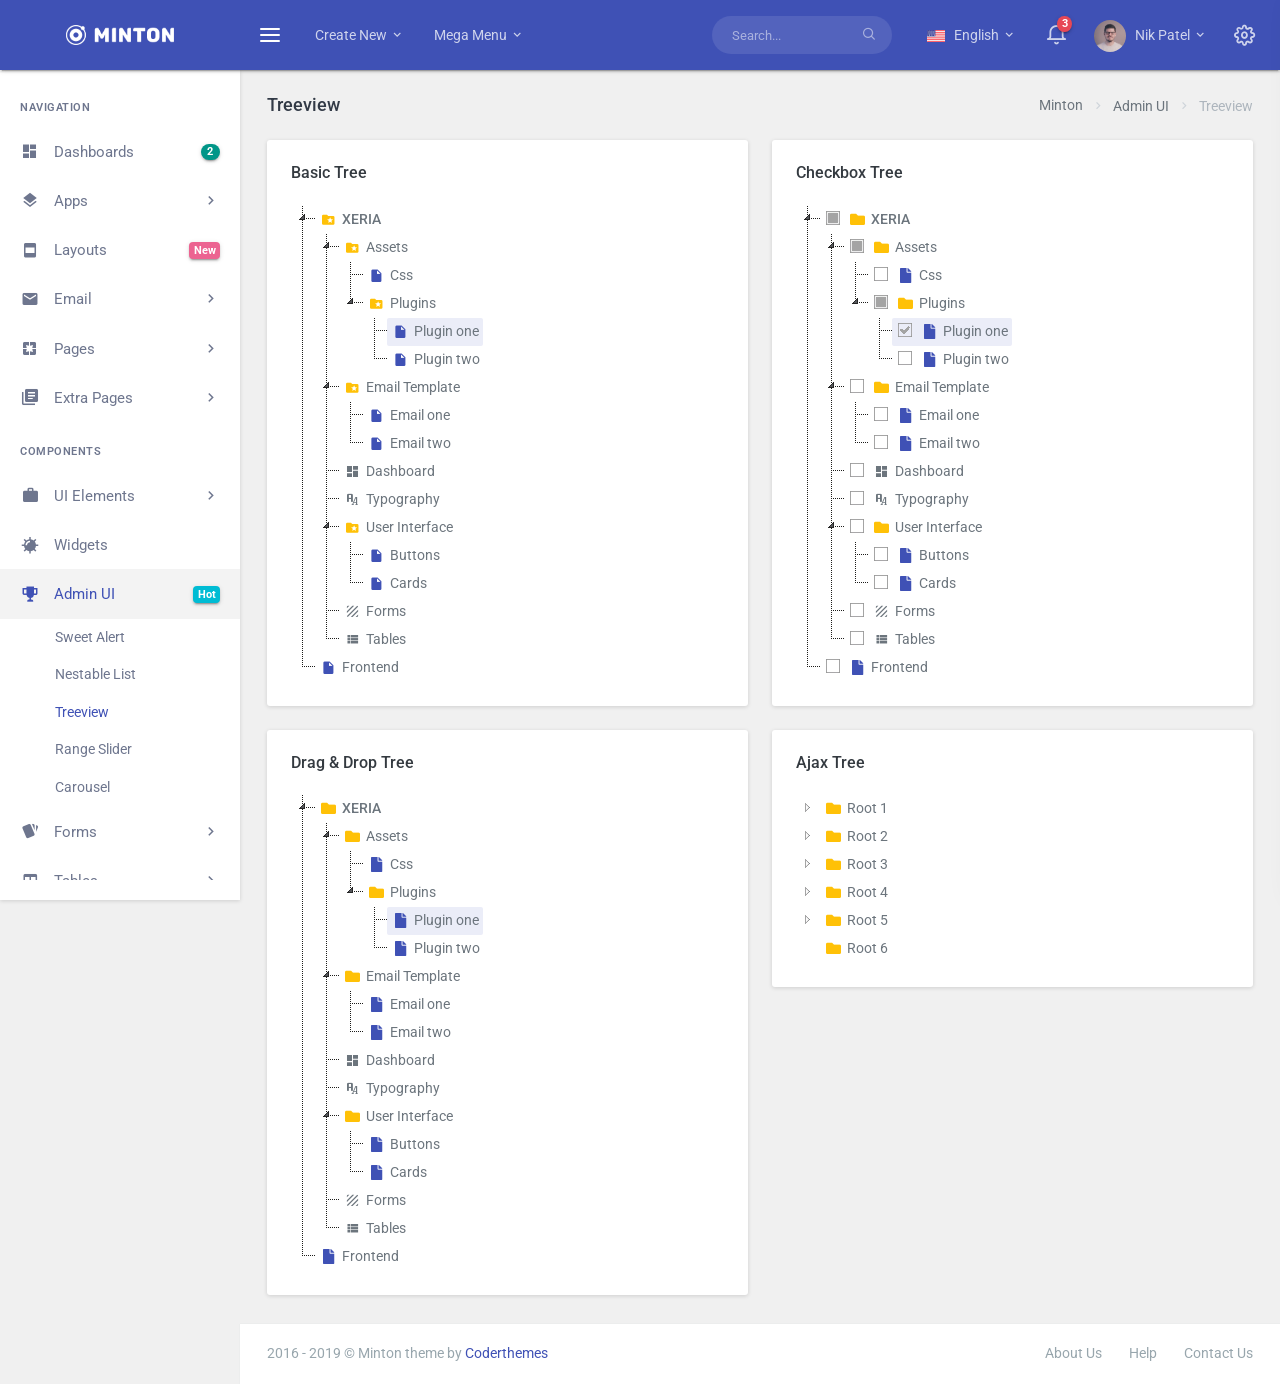
<file: admin-treeview.html>
<!DOCTYPE html>
<html lang="en">
    <head>
        <meta charset="utf-8" />
        <title>Minton - Responsive Admin Dashboard Template</title>
        <meta name="viewport" content="width=device-width, initial-scale=1.0">
        <meta content="A fully featured admin theme which can be used to build CRM, CMS, etc." name="description" />
        <meta content="Coderthemes" name="author" />
        <meta http-equiv="X-UA-Compatible" content="IE=edge" />
        <!-- App favicon -->
        <link rel="shortcut icon" href="assets/images/favicon.ico">
 
        <!-- Treeview css -->
        <link href="assets/libs/treeview/style.css" rel="stylesheet" type="text/css" />

        <!-- App css -->
        <link href="assets/css/bootstrap.min.css" rel="stylesheet" type="text/css" />
        <link href="assets/css/icons.min.css" rel="stylesheet" type="text/css" />
        <link href="assets/css/app.min.css" rel="stylesheet" type="text/css" />

    </head>

    <body>

        <!-- Begin page -->
        <div id="wrapper">

            <!-- Topbar Start -->
            <div class="navbar-custom">
                <ul class="list-unstyled topnav-menu float-right mb-0">

                    <li class="d-none d-sm-block">
                        <form class="app-search">
                            <div class="app-search-box">
                                <div class="input-group">
                                    <input type="text" class="form-control" placeholder="Search...">
                                    <div class="input-group-append">
                                        <button class="btn" type="submit">
                                            <i class="fe-search"></i>
                                        </button>
                                    </div>
                                </div>
                            </div>
                        </form>
                    </li>

                    <li class="dropdown d-none d-lg-block">
                        <a class="nav-link dropdown-toggle mr-0 waves-effect waves-light" data-toggle="dropdown" href="#" role="button" aria-haspopup="false" aria-expanded="false">
                            <img src="assets/images/flags/us.jpg" alt="user-image" class="mr-1" height="12"> <span class="align-middle">English <i class="mdi mdi-chevron-down"></i> </span>
                        </a>
                        <div class="dropdown-menu dropdown-menu-right">
                            <!-- item-->
                            <a href="javascript:void(0);" class="dropdown-item notify-item">
                                <img src="assets/images/flags/germany.jpg" alt="user-image" class="mr-1" height="12"> <span class="align-middle">German</span>
                            </a>

                            <!-- item-->
                            <a href="javascript:void(0);" class="dropdown-item notify-item">
                                <img src="assets/images/flags/italy.jpg" alt="user-image" class="mr-1" height="12"> <span class="align-middle">Italian</span>
                            </a>

                            <!-- item-->
                            <a href="javascript:void(0);" class="dropdown-item notify-item">
                                <img src="assets/images/flags/spain.jpg" alt="user-image" class="mr-1" height="12"> <span class="align-middle">Spanish</span>
                            </a>

                            <!-- item-->
                            <a href="javascript:void(0);" class="dropdown-item notify-item">
                                <img src="assets/images/flags/russia.jpg" alt="user-image" class="mr-1" height="12"> <span class="align-middle">Russian</span>
                            </a>

                        </div>
                    </li>
        
                    <li class="dropdown notification-list">
                        <a class="nav-link dropdown-toggle  waves-effect waves-light" data-toggle="dropdown" href="#" role="button" aria-haspopup="false" aria-expanded="false">
                            <i class="fe-bell noti-icon"></i>
                            <span class="badge badge-danger rounded-circle noti-icon-badge">3</span>
                        </a>
                        <div class="dropdown-menu dropdown-menu-right dropdown-lg">

                            <!-- item-->
                            <div class="dropdown-item noti-title">
                                <h5 class="m-0">
                                    <span class="float-right">
                                        <a href="" class="text-dark">
                                            <small>Clear All</small>
                                        </a>
                                    </span>Notification
                                </h5>
                            </div>

                            <div class="slimscroll noti-scroll">

                                <!-- item-->
                                <a href="javascript:void(0);" class="dropdown-item notify-item active">
                                    <div class="notify-icon bg-soft-primary text-primary">
                                        <i class="mdi mdi-comment-account-outline"></i>
                                    </div>
                                    <p class="notify-details">Doug Dukes commented on Admin Dashboard
                                        <small class="text-muted">1 min ago</small>
                                    </p>
                                </a>

                                <!-- item-->
                                <a href="javascript:void(0);" class="dropdown-item notify-item">
                                    <div class="notify-icon">
                                        <img src="assets/images/users/avatar-2.jpg" class="img-fluid rounded-circle" alt="" /> </div>
                                    <p class="notify-details">Mario Drummond</p>
                                    <p class="text-muted mb-0 user-msg">
                                        <small>Hi, How are you? What about our next meeting</small>
                                    </p>
                                </a>

                                <!-- item-->
                                <a href="javascript:void(0);" class="dropdown-item notify-item">
                                    <div class="notify-icon">
                                        <img src="assets/images/users/avatar-4.jpg" class="img-fluid rounded-circle" alt="" /> </div>
                                    <p class="notify-details">Karen Robinson</p>
                                    <p class="text-muted mb-0 user-msg">
                                        <small>Wow ! this admin looks good and awesome design</small>
                                    </p>
                                </a>

                                <!-- item-->
                                <a href="javascript:void(0);" class="dropdown-item notify-item">
                                    <div class="notify-icon bg-soft-warning text-warning">
                                        <i class="mdi mdi-account-plus"></i>
                                    </div>
                                    <p class="notify-details">New user registered.
                                        <small class="text-muted">5 hours ago</small>
                                    </p>
                                </a>

                                <!-- item-->
                                <a href="javascript:void(0);" class="dropdown-item notify-item">
                                    <div class="notify-icon bg-info">
                                        <i class="mdi mdi-comment-account-outline"></i>
                                    </div>
                                    <p class="notify-details">Caleb Flakelar commented on Admin
                                        <small class="text-muted">4 days ago</small>
                                    </p>
                                </a>

                                <!-- item-->
                                <a href="javascript:void(0);" class="dropdown-item notify-item">
                                    <div class="notify-icon bg-secondary">
                                        <i class="mdi mdi-heart"></i>
                                    </div>
                                    <p class="notify-details">Carlos Crouch liked
                                        <b>Admin</b>
                                        <small class="text-muted">13 days ago</small>
                                    </p>
                                </a>
                            </div>

                            <!-- All-->
                            <a href="javascript:void(0);" class="dropdown-item text-center text-primary notify-item notify-all">
                                View all
                                <i class="fi-arrow-right"></i>
                            </a>

                        </div>
                    </li>

                    <li class="dropdown notification-list">
                        <a class="nav-link dropdown-toggle nav-user mr-0 waves-effect waves-light" data-toggle="dropdown" href="#" role="button" aria-haspopup="false" aria-expanded="false">
                            <img src="assets/images/users/avatar-1.jpg" alt="user-image" class="rounded-circle">
                            <span class="pro-user-name ml-1">
                                Nik Patel <i class="mdi mdi-chevron-down"></i> 
                            </span>
                        </a>
                        <div class="dropdown-menu dropdown-menu-right profile-dropdown ">
                            <!-- item-->
                            <div class="dropdown-header noti-title">
                                <h6 class="text-overflow m-0">Welcome !</h6>
                            </div>

                            <!-- item-->
                            <a href="javascript:void(0);" class="dropdown-item notify-item">
                                <i class="mdi mdi-account-circle"></i>
                                <span>My Account</span>
                            </a>

                            <!-- item-->
                            <a href="javascript:void(0);" class="dropdown-item notify-item">
                                <i class="mdi mdi-settings"></i>
                                <span>Settings</span>
                            </a>

                            <!-- item-->
                            <a href="javascript:void(0);" class="dropdown-item notify-item">
                                <i class="mdi mdi-wallet"></i>
                                <span>My Wallet <span class="badge badge-success float-right">3</span> </span>
                            </a>

                            <!-- item-->
                            <a href="javascript:void(0);" class="dropdown-item notify-item">
                                <i class="mdi mdi-lock"></i>
                                <span>Lock Screen</span>
                            </a>

                            <div class="dropdown-divider"></div>

                            <!-- item-->
                            <a href="javascript:void(0);" class="dropdown-item notify-item">
                                <i class="mdi mdi-logout"></i>
                                <span>Logout</span>
                            </a>

                        </div>
                    </li>
        

                    <li class="dropdown notification-list">
                        <a href="javascript:void(0);" class="nav-link right-bar-toggle waves-effect waves-light">
                            <i class="fe-settings noti-icon"></i>
                        </a>
                    </li>


                </ul>

                <!-- LOGO -->
                <div class="logo-box">
                    <a href="index.html" class="logo text-center">
                        <span class="logo-lg">
                            <img src="assets/images/logo-light.png" alt="" height="20">
                            <!-- <span class="logo-lg-text-light">Xeria</span> -->
                        </span>
                        <span class="logo-sm">
                            <!-- <span class="logo-sm-text-dark">X</span> -->
                            <img src="assets/images/logo-sm.png" alt="" height="24">
                        </span>
                    </a>
                </div>

                <ul class="list-unstyled topnav-menu topnav-menu-left m-0">
                    <li>
                        <button class="button-menu-mobile waves-effect waves-light">
                            <i class="fe-menu"></i>
                        </button>
                    </li>
        
                    <li class="dropdown d-none d-lg-block">
                        <a class="nav-link dropdown-toggle waves-effect waves-light" data-toggle="dropdown" href="#" role="button" aria-haspopup="false" aria-expanded="false">
                            Create New
                            <i class="mdi mdi-chevron-down"></i> 
                        </a>
                        <div class="dropdown-menu">
                            <!-- item-->
                            <a href="javascript:void(0);" class="dropdown-item">
                                <i class="fe-briefcase mr-1"></i>
                                <span>New Projects</span>
                            </a>

                            <!-- item-->
                            <a href="javascript:void(0);" class="dropdown-item">
                                <i class="fe-user mr-1"></i>
                                <span>Create Users</span>
                            </a>

                            <!-- item-->
                            <a href="javascript:void(0);" class="dropdown-item">
                                <i class="fe-bar-chart-line- mr-1"></i>
                                <span>Revenue Report</span>
                            </a>

                            <!-- item-->
                            <a href="javascript:void(0);" class="dropdown-item">
                                <i class="fe-settings mr-1"></i>
                                <span>Settings</span>
                            </a>

                            <div class="dropdown-divider"></div>

                            <!-- item-->
                            <a href="javascript:void(0);" class="dropdown-item">
                                <i class="fe-headphones mr-1"></i>
                                <span>Help & Support</span>
                            </a>

                        </div>
                    </li>

                    <li class="dropdown dropdown-mega d-none d-lg-block">
                        <a class="nav-link dropdown-toggle waves-effect waves-light" data-toggle="dropdown" href="#" role="button" aria-haspopup="false" aria-expanded="false">
                            Mega Menu
                            <i class="mdi mdi-chevron-down"></i> 
                        </a>
                        <div class="dropdown-menu dropdown-megamenu">
                            <div class="row">
                                <div class="col-sm-8">
                        
                                    <div class="row">
                                        <div class="col-md-4">
                                            <h5 class="text-dark mt-0">UI Components</h5>
                                            <ul class="list-unstyled megamenu-list">
                                                <li>
                                                    <a href="javascript:void(0);">Widgets</a>
                                                </li>
                                                <li>
                                                    <a href="javascript:void(0);">Nestable List</a>
                                                </li>
                                                <li>
                                                    <a href="javascript:void(0);">Range Sliders</a>
                                                </li>
                                                <li>
                                                    <a href="javascript:void(0);">Masonry Items</a>
                                                </li>
                                                <li>
                                                    <a href="javascript:void(0);">Sweet Alerts</a>
                                                </li>
                                                <li>
                                                    <a href="javascript:void(0);">Treeview Page</a>
                                                </li>
                                                <li>
                                                    <a href="javascript:void(0);">Tour Page</a>
                                                </li>
                                            </ul>
                                        </div>

                                        <div class="col-md-4">
                                            <h5 class="text-dark mt-0">Applications</h5>
                                            <ul class="list-unstyled megamenu-list">
                                                <li>
                                                    <a href="javascript:void(0);">eCommerce Pages</a>
                                                </li>
                                                <li>
                                                    <a href="javascript:void(0);">CRM Pages</a>
                                                </li>
                                                <li>
                                                    <a href="javascript:void(0);">Email</a>
                                                </li>
                                                <li>
                                                    <a href="javascript:void(0);">Calendar</a>
                                                </li>
                                                <li>
                                                    <a href="javascript:void(0);">Team Contacts</a>
                                                </li>
                                                <li>
                                                    <a href="javascript:void(0);">Task Board</a>
                                                </li>
                                                <li>
                                                    <a href="javascript:void(0);">Email Templates</a>
                                                </li>
                                            </ul>
                                        </div>

                                        <div class="col-md-4">
                                            <h5 class="text-dark mt-0">Extra Pages</h5>
                                            <ul class="list-unstyled megamenu-list">
                                                <li>
                                                    <a href="javascript:void(0);">Left Sidebar with User</a>
                                                </li>
                                                <li>
                                                    <a href="javascript:void(0);">Menu Collapsed</a>
                                                </li>
                                                <li>
                                                    <a href="javascript:void(0);">Small Left Sidebar</a>
                                                </li>
                                                <li>
                                                    <a href="javascript:void(0);">New Header Style</a>
                                                </li>
                                                <li>
                                                    <a href="javascript:void(0);">Search Result</a>
                                                </li>
                                                <li>
                                                    <a href="javascript:void(0);">Gallery Pages</a>
                                                </li>
                                                <li>
                                                    <a href="javascript:void(0);">Maintenance & Coming Soon</a>
                                                </li>
                                            </ul>
                                        </div>
                                    </div>
                                </div>
                                <div class="col-sm-4">
                                    <div class="text-center mt-3">
                                        <h3 class="text-dark">Special Discount Sale!</h3>
                                        <h4>Save up to 70% off.</h4>
                                        <button class="btn btn-primary mt-3">Download Now <i class="ml-1 mdi mdi-arrow-right"></i></button>
                                    </div>
                                </div>
                            </div>

                        </div>
                    </li>
                </ul>
            </div>
            <!-- end Topbar -->

            <!-- ========== Left Sidebar Start ========== -->
            <div class="left-side-menu">

                <div class="slimscroll-menu">

                    <!--- Sidemenu -->
                    <div id="sidebar-menu">

                        <ul class="metismenu" id="side-menu">

                            <li class="menu-title">Navigation</li>

                            <li>
                                <a href="javascript: void(0);" class="waves-effect">
                                    <i class="mdi mdi-view-dashboard"></i>
                                    <span class="badge badge-success badge-pill float-right">2</span>
                                    <span> Dashboards </span>
                                </a>
                                <ul class="nav-second-level" aria-expanded="false">
                                    <li>
                                        <a href="index.html">Dashboard 1</a>
                                    </li>
                                    <li>
                                        <a href="dashboard-2.html">Dashboard 2</a>
                                    </li>
                                </ul>
                            </li>

                            <li>
                                <a href="javascript: void(0);" class="waves-effect">
                                    <i class="mdi mdi-layers"></i>
                                    <span> Apps </span>
                                    <span class="menu-arrow"></span>
                                </a>
                                <ul class="nav-second-level" aria-expanded="false">
                                    <li>
                                        <a href="apps-kanbanboard.html">Kanban Board</a>
                                    </li>
                                    <li>
                                        <a href="apps-companies.html">Companies</a>
                                    </li>
                                    <li>
                                        <a href="apps-calendar.html">Calendar</a>
                                    </li>
                                    <li>
                                        <a href="apps-filemanager.html">File Manager</a>
                                    </li>
                                    <li>
                                        <a href="apps-tickets.html">Tickets</a>
                                    </li>
                                    <li>
                                        <a href="apps-team.html">Team Members</a>
                                    </li>
                                </ul>
                            </li>

                            <li>
                                <a href="javascript: void(0);" class="waves-effect">
                                    <i class="mdi mdi-page-layout-body"></i>
                                    <span class="badge badge-pink float-right">New</span>
                                    <span> Layouts </span>
                                </a>
                                <ul class="nav-second-level" aria-expanded="false">
                                    <li>
                                        <a href="layouts-sidebar-sm.html">Small Sidebar</a>
                                    </li>
                                    <li>
                                        <a href="layouts-dark-sidebar.html">Dark Sidebar</a>
                                    </li>
                                    <li>
                                        <a href="layouts-light-topbar.html">Light Topbar</a>
                                    </li>
                                    <li>
                                        <a href="layouts-preloader.html">Preloader</a>
                                    </li>
                                    <li>
                                        <a href="layouts-sidebar-collapsed.html">Sidebar Collapsed</a>
                                    </li>
                                    <li>
                                        <a href="layouts-boxed.html">Boxed</a>
                                    </li>
                                </ul>
                            </li>
                
                            <li>
                                <a href="javascript: void(0);" class="waves-effect">
                                    <i class="mdi mdi-email"></i>
                                    <span> Email </span>
                                    <span class="menu-arrow"></span>
                                </a>
                                <ul class="nav-second-level" aria-expanded="false">
                                    <li>
                                        <a href="email-inbox.html">Inbox</a>
                                    </li>
                                    <li>
                                        <a href="email-read.html">Read Email</a>
                                    </li>
                                    <li>
                                        <a href="email-compose.html">Compose Email</a>
                                    </li>
                                    <li>
                                        <a href="email-templates.html">Email Templates</a>
                                    </li>
                                </ul>
                            </li>

                            <li>
                                <a href="javascript: void(0);" class="waves-effect">
                                    <i class="mdi mdi-google-pages"></i>
                                    <span> Pages </span>
                                    <span class="menu-arrow"></span>
                                </a>
                                <ul class="nav-second-level" aria-expanded="false">
                                    <li>
                                        <a href="pages-starter.html">Starter</a>
                                    </li>
                                    <li>
                                        <a href="pages-login.html">Log In</a>
                                    </li>
                                    <li>
                                        <a href="pages-register.html">Register</a>
                                    </li>
                                    <li>
                                        <a href="pages-recoverpw.html">Recover Password</a>
                                    </li>
                                    <li>
                                        <a href="pages-lock-screen.html">Lock Screen</a>
                                    </li>
                                    <li>
                                        <a href="pages-logout.html">Logout</a>
                                    </li>
                                    <li>
                                        <a href="pages-confirm-mail.html">Confirm Mail</a>
                                    </li>
                                    <li>
                                        <a href="pages-404.html">Error 404</a>
                                    </li>
                                    <li>
                                        <a href="pages-404-alt.html">Error 404-alt</a>
                                    </li>
                                    <li>
                                        <a href="pages-500.html">Error 500</a>
                                    </li>
                                </ul>
                            </li>

                            <li>
                                <a href="javascript: void(0);" class="waves-effect">
                                    <i class="mdi mdi-file-document-box-multiple"></i>
                                    <span> Extra Pages </span>
                                    <span class="menu-arrow"></span>
                                </a>
                                <ul class="nav-second-level" aria-expanded="false">
                                    <li>
                                        <a href="extras-profile.html">Profile</a>
                                    </li>
                                    <li>
                                        <a href="extras-timeline.html">Timeline</a>
                                    </li>
                                    <li>
                                        <a href="extras-invoice.html">Invoice</a>
                                    </li>
                                    <li>
                                        <a href="extras-faqs.html">FAQs</a>
                                    </li>
                                    <li>
                                        <a href="extras-tour.html">Tour Page</a>
                                    </li>
                                    <li>
                                        <a href="extras-pricing.html">Pricing</a>
                                    </li>
                                    <li>
                                        <a href="extras-maintenance.html">Maintenance</a>
                                    </li>
                                    <li>
                                        <a href="extras-coming-soon.html">Coming Soon</a>
                                    </li>
                                    <li>
                                        <a href="extras-gallery.html">Gallery</a>
                                    </li>
                                </ul>
                            </li>

                            <li class="menu-title mt-2">Components</li>

                            <li>
                                <a href="javascript: void(0);" class="waves-effect">
                                    <i class="mdi mdi-briefcase"></i>
                                    <span> UI Elements </span>
                                    <span class="menu-arrow"></span>
                                </a>
                                <ul class="nav-second-level" aria-expanded="false">
                                    <li>
                                        <a href="ui-buttons.html">Buttons</a>
                                    </li>
                                    <li>
                                        <a href="ui-cards.html">Cards</a>
                                    </li>
                                    <li>
                                        <a href="ui-portlets.html">Portlets</a>
                                    </li>
                                    <li>
                                        <a href="ui-tabs-accordions.html">Tabs & Accordions</a>
                                    </li>
                                    <li>
                                        <a href="ui-modals.html">Modals</a>
                                    </li>
                                    <li>
                                        <a href="ui-progress.html">Progress</a>
                                    </li>
                                    <li>
                                        <a href="ui-notifications.html">Notifications</a>
                                    </li>
                                    <li>
                                        <a href="ui-ribbons.html">Ribbons</a>
                                    </li>
                                    <li>
                                        <a href="ui-spinners.html">Spinners</a>
                                    </li>
                                    <li>
                                        <a href="ui-general.html">General UI</a>
                                    </li>
                                    <li>
                                        <a href="ui-typography.html">Typography</a>
                                    </li>
                                    <li>
                                        <a href="ui-grid.html">Grid</a>
                                    </li>
                                </ul>
                            </li>

                            <li>
                                <a href="widgets.html" class="waves-effect">
                                    <i class="mdi mdi-mine"></i>
                                    <span> Widgets </span>
                                </a>
                            </li>

                            <li>
                                <a href="javascript: void(0);" class="waves-effect">
                                    <i class="mdi mdi-trophy-variant"></i>
                                    <span class="badge badge-info float-right">Hot</span>
                                    <span> Admin UI </span>
                                </a>
                                <ul class="nav-second-level" aria-expanded="false">
                                    <li>
                                        <a href="admin-sweet-alert.html">Sweet Alert</a>
                                    </li>
                                    <li>
                                        <a href="admin-nestable.html">Nestable List</a>
                                    </li>
                                    <li>
                                        <a href="admin-treeview.html">Treeview</a>
                                    </li>
                                    <li>
                                        <a href="admin-range-slider.html">Range Slider</a>
                                    </li>
                                    <li>
                                        <a href="admin-carousel.html">Carousel</a>
                                    </li>
                                </ul>
                            </li>

                            <li>
                                <a href="javascript: void(0);" class="waves-effect">
                                    <i class="mdi mdi-cards"></i>
                                    <span> Forms </span>
                                    <span class="menu-arrow"></span>
                                </a>
                                <ul class="nav-second-level" aria-expanded="false">
                                    <li>
                                        <a href="forms-elements.html">General Elements</a>
                                    </li>
                                    <li>
                                        <a href="forms-advanced.html">Advanced</a>
                                    </li>
                                    <li>
                                        <a href="forms-validation.html">Validation</a>
                                    </li>
                                    <li>
                                        <a href="forms-pickers.html">Pickers</a>
                                    </li>
                                    <li>
                                        <a href="forms-wizard.html">Wizard</a>
                                    </li>
                                    <li>
                                        <a href="forms-summernote.html">Summernote</a>
                                    </li>
                                    <li>
                                        <a href="forms-quilljs.html">Quilljs Editor</a>
                                    </li>
                                    <li>
                                        <a href="forms-file-uploads.html">File Uploads</a>
                                    </li>
                                    <li>
                                        <a href="forms-x-editable.html">X Editable</a>
                                    </li>
                                </ul>
                            </li>

                            <li>
                                <a href="javascript: void(0);" class="waves-effect">
                                    <i class="mdi mdi-table"></i>
                                    <span> Tables </span>
                                    <span class="menu-arrow"></span>
                                </a>
                                <ul class="nav-second-level" aria-expanded="false">
                                    <li>
                                        <a href="tables-basic.html">Basic Tables</a>
                                    </li>
                                    <li>
                                        <a href="tables-datatables.html">Data Tables</a>
                                    </li>
                                    <li>
                                        <a href="tables-editable.html">Editable Tables</a>
                                    </li>
                                    <li>
                                        <a href="tables-tablesaw.html">Tablesaw Tables</a>
                                    </li>
                                    <li>
                                        <a href="tables-responsive.html">Responsive Tables</a>
                                    </li>
                                    <li>
                                        <a href="tables-footables.html">FooTables</a>
                                    </li>
                                </ul>
                            </li>

                            <li>
                                <a href="javascript: void(0);" class="waves-effect">
                                    <i class="mdi mdi-chart-arc"></i>
                                    <span> Charts </span>
                                    <span class="menu-arrow"></span>
                                </a>
                                <ul class="nav-second-level" aria-expanded="false">
                                    <li>
                                        <a href="charts-flot.html">Flot Charts</a>
                                    </li>
                                    <li>
                                        <a href="charts-apex.html">Apex Charts</a>
                                    </li>
                                    <li>
                                        <a href="charts-morris.html">Morris Charts</a>
                                    </li>
                                    <li>
                                        <a href="charts-chartjs.html">Chartjs Charts</a>
                                    </li>
                                    <li>
                                        <a href="charts-c3.html">C3 Charts</a>
                                    </li>
                                    <li>
                                        <a href="charts-peity.html">Peity Charts</a>
                                    </li>
                                    <li>
                                        <a href="charts-chartist.html">Chartist Charts</a>
                                    </li>
                                    <li>
                                        <a href="charts-sparklines.html">Sparklines Charts</a>
                                    </li>
                                    <li>
                                        <a href="charts-knob.html">Jquery Knob Charts</a>
                                    </li>
                                </ul>
                            </li>

                            <li>
                                <a href="javascript: void(0);" class="waves-effect">
                                    <i class="mdi mdi-parachute"></i>
                                    <span> Icons </span>
                                    <span class="menu-arrow"></span>
                                </a>
                                <ul class="nav-second-level" aria-expanded="false">
                                    <li>
                                        <a href="icons-remix.html">Remix Icons</a>
                                    </li>
                                    <li>
                                        <a href="icons-feather.html">Feather Icons</a>
                                    </li>
                                    <li>
                                        <a href="icons-mdi.html">Material Design Icons</a>
                                    </li>
                                    <li>
                                        <a href="icons-font-awesome.html">Font Awesome</a>
                                    </li>
                                    <li>
                                        <a href="icons-themify.html">Themify</a>
                                    </li>
                                    <li>
                                        <a href="icons-weather.html">Weather</a>
                                    </li>
                                </ul>
                            </li>

                            <li>
                                <a href="javascript: void(0);" class="waves-effect">
                                    <i class="mdi mdi-map"></i>
                                    <span> Maps </span>
                                    <span class="menu-arrow"></span>
                                </a>
                                <ul class="nav-second-level" aria-expanded="false">
                                    <li>
                                        <a href="maps-google.html">Google Maps</a>
                                    </li>
                                    <li>
                                        <a href="maps-vector.html">Vector Maps</a>
                                    </li>
                                    <li>
                                        <a href="maps-mapael.html">Mapael Maps</a>
                                    </li>
                                </ul>
                            </li>

                            <li>
                                <a href="javascript: void(0);" class="waves-effect">
                                    <i class="mdi mdi-share-variant"></i>
                                    <span> Multi Level </span>
                                    <span class="menu-arrow"></span>
                                </a>
                                <ul class="nav-second-level nav" aria-expanded="false">
                                    <li>
                                        <a href="javascript: void(0);">Level 1.1</a>
                                    </li>
                                    <li>
                                        <a href="javascript: void(0);" aria-expanded="false">Level 1.2
                                            <span class="menu-arrow"></span>
                                        </a>
                                        <ul class="nav-third-level nav" aria-expanded="false">
                                            <li>
                                                <a href="javascript: void(0);">Level 2.1</a>
                                            </li>
                                            <li>
                                                <a href="javascript: void(0);">Level 2.2</a>
                                            </li>
                                        </ul>
                                    </li>
                                </ul>
                            </li>
                        </ul>

                    </div>
                    <!-- End Sidebar -->

                    <div class="clearfix"></div>

                </div>
                <!-- Sidebar -left -->

            </div>
            <!-- Left Sidebar End -->

            <!-- ============================================================== -->
            <!-- Start Page Content here -->
            <!-- ============================================================== -->

            <div class="content-page">
                <div class="content">

                    <!-- Start Content-->
                    <div class="container-fluid">
                        
                        <!-- start page title -->
                        <div class="row">
                            <div class="col-12">
                                <div class="page-title-box">
                                    <div class="page-title-right">
                                        <ol class="breadcrumb m-0">
                                            <li class="breadcrumb-item"><a href="javascript: void(0);">Minton</a></li>
                                            <li class="breadcrumb-item"><a href="javascript: void(0);">Admin UI</a></li>
                                            <li class="breadcrumb-item active">Treeview</li>
                                        </ol>
                                    </div>
                                    <h4 class="page-title">Treeview</h4>
                                </div>
                            </div>
                        </div>     
                        <!-- end page title --> 

                        <div class="row">
                            <div class="col-xl-6">
                                <div class="card-box">
                                    <h4 class="header-title mb-3">Basic Tree</h4>

                                    <div id="basicTree">
                                        <ul>
                                            <li><b>XERIA</b>
                                                <ul>
                                                    <li data-jstree='{"opened":true}'>Assets
                                                        <ul>
                                                            <li data-jstree='{"type":"file"}'>Css</li>
                                                            <li data-jstree='{"opened":true}'>Plugins
                                                                <ul>
                                                                    <li data-jstree='{"selected":true,"type":"file"}'>Plugin one</li>
                                                                    <li data-jstree='{"type":"file"}'>Plugin two</li>
                                                                </ul>
                                                            </li>
                                                        </ul>
                                                    </li>
                                                    <li data-jstree='{"opened":true}'>Email Template
                                                        <ul>
                                                            <li data-jstree='{"type":"file"}'>Email one</li>
                                                            <li data-jstree='{"type":"file"}'>Email two</li>
                                                        </ul>
                                                    </li>
                                                    <li data-jstree='{"icon":"mdi mdi-view-dashboard"}'>Dashboard</li>
                                                    <li data-jstree='{"icon":"mdi mdi-format-font"}'>Typography</li>
                                                    <li data-jstree='{"opened":true}'>User Interface
                                                        <ul>
                                                            <li data-jstree='{"type":"file"}'>Buttons</li>
                                                            <li data-jstree='{"type":"file"}'>Cards</li>
                                                        </ul>
                                                    </li>
                                                    <li data-jstree='{"icon":"mdi mdi-texture"}'>Forms</li>
                                                    <li data-jstree='{"icon":"mdi mdi-view-list"}'>Tables</li>
                                                </ul>
                                            </li>
                                            <li data-jstree='{"type":"file"}'>Frontend</li>
                                        </ul>
                                    </div>

                                </div> <!-- end card-box -->
                            </div> <!-- end col-->

                            <div class="col-xl-6">
                                <div class="card-box">
                                    <h4 class="header-title mb-3">Checkbox Tree</h4>

                                    <div id="checkTree">
                                        <ul>
                                            <li><b>XERIA</b>
                                                <ul>
                                                    <li data-jstree='{"opened":true}'>Assets
                                                        <ul>
                                                            <li data-jstree='{"type":"file"}'>Css</li>
                                                            <li data-jstree='{"opened":true}'>Plugins
                                                                <ul>
                                                                    <li data-jstree='{"selected":true,"type":"file"}'>Plugin one</li>
                                                                    <li data-jstree='{"type":"file"}'>Plugin two</li>
                                                                </ul>
                                                            </li>
                                                        </ul>
                                                    </li>
                                                    <li data-jstree='{"opened":true}'>Email Template
                                                        <ul>
                                                            <li data-jstree='{"type":"file"}'>Email one</li>
                                                            <li data-jstree='{"type":"file"}'>Email two</li>
                                                        </ul>
                                                    </li>
                                                    <li data-jstree='{"icon":"mdi mdi-view-dashboard"}'>Dashboard</li>
                                                    <li data-jstree='{"icon":"mdi mdi-format-font"}'>Typography</li>
                                                    <li data-jstree='{"opened":true}'>User Interface
                                                        <ul>
                                                            <li data-jstree='{"type":"file"}'>Buttons</li>
                                                            <li data-jstree='{"type":"file"}'>Cards</li>
                                                        </ul>
                                                    </li>
                                                    <li data-jstree='{"icon":"mdi mdi-texture"}'>Forms</li>
                                                    <li data-jstree='{"icon":"mdi mdi-view-list"}'>Tables</li>
                                                </ul>
                                            </li>
                                            <li data-jstree='{"type":"file"}'>Frontend</li>
                                        </ul>
                                    </div>
                                </div> <!-- end card-box -->
                            </div> <!-- end col-->
                        </div>
                        <!-- end row -->

                        <div class="row">
                            <div class="col-xl-6">
                                <div class="card-box">
                                    <h4 class="header-title mb-3">Drag & Drop Tree</h4>

                                    <div id="dragTree">
                                        <ul>
                                            <li><b>XERIA</b>
                                                <ul>
                                                    <li data-jstree='{"opened":true}'>Assets
                                                        <ul>
                                                            <li data-jstree='{"type":"file"}'>Css</li>
                                                            <li data-jstree='{"opened":true}'>Plugins
                                                                <ul>
                                                                    <li data-jstree='{"selected":true,"type":"file"}'>Plugin one</li>
                                                                    <li data-jstree='{"type":"file"}'>Plugin two</li>
                                                                </ul>
                                                            </li>
                                                        </ul>
                                                    </li>
                                                    <li data-jstree='{"opened":true}'>Email Template
                                                        <ul>
                                                            <li data-jstree='{"type":"file"}'>Email one</li>
                                                            <li data-jstree='{"type":"file"}'>Email two</li>
                                                        </ul>
                                                    </li>
                                                    <li data-jstree='{"icon":"mdi mdi-view-dashboard"}'>Dashboard</li>
                                                    <li data-jstree='{"icon":"mdi mdi-format-font"}'>Typography</li>
                                                    <li data-jstree='{"opened":true}'>User Interface
                                                        <ul>
                                                            <li data-jstree='{"type":"file"}'>Buttons</li>
                                                            <li data-jstree='{"type":"file"}'>Cards</li>
                                                        </ul>
                                                    </li>
                                                    <li data-jstree='{"icon":"mdi mdi-texture"}'>Forms</li>
                                                    <li data-jstree='{"icon":"mdi mdi-view-list"}'>Tables</li>
                                                </ul>
                                            </li>
                                            <li data-jstree='{"type":"file"}'>Frontend</li>
                                        </ul>
                                    </div>

                                </div> <!-- end card-box -->
                            </div> <!-- end col-->

                            <div class="col-xl-6">
                                <div class="card-box">
                                    <h4 class="header-title mb-3">Ajax Tree</h4>

                                    <div id="ajaxTree"></div>
                                </div> <!-- end card-box -->
                            </div> <!-- end col-->
                        </div>
                        <!-- end row-->

                        
                    </div> <!-- container -->

                </div> <!-- content -->

                <!-- Footer Start -->
                <footer class="footer">
                    <div class="container-fluid">
                        <div class="row">
                            <div class="col-md-6">
                               2016 - 2019 &copy; Minton theme by <a href="">Coderthemes</a> 
                            </div>
                            <div class="col-md-6">
                                <div class="text-md-right footer-links d-none d-sm-block">
                                    <a href="javascript:void(0);">About Us</a>
                                    <a href="javascript:void(0);">Help</a>
                                    <a href="javascript:void(0);">Contact Us</a>
                                </div>
                            </div>
                        </div>
                    </div>
                </footer>
                <!-- end Footer -->

            </div>

            <!-- ============================================================== -->
            <!-- End Page content -->
            <!-- ============================================================== -->


        </div>
        <!-- END wrapper -->

        <!-- Right Sidebar -->
        <div class="right-bar">
            <div class="rightbar-title">
                <a href="javascript:void(0);" class="right-bar-toggle float-right">
                    <i class="fe-x noti-icon"></i>
                </a>
                <h4 class="m-0 text-white">Settings</h4>
            </div>
            <div class="slimscroll-menu">
                <!-- User box -->
                <div class="user-box">
                    <div class="user-img">
                        <img src="assets/images/users/avatar-1.jpg" alt="user-img" title="Mat Helme" class="rounded-circle img-fluid">
                        <a href="javascript:void(0);" class="user-edit"><i class="mdi mdi-pencil"></i></a>
                    </div>
            
                    <h5><a href="javascript: void(0);">Nik G. Patel</a> </h5>
                    <p class="text-muted mb-0"><small>Admin Head</small></p>
                </div>

                <ul class="nav nav-pills bg-light nav-justified">
                    <li class="nav-item">
                        <a href="#home1" data-toggle="tab" aria-expanded="false" class="nav-link rounded-0">
                            General
                        </a>
                    </li>
                    <li class="nav-item">
                        <a href="#messages1" data-toggle="tab" aria-expanded="false" class="nav-link rounded-0 active">
                            Chat
                        </a>
                    </li>
                </ul>
                <div class="tab-content pl-3 pr-3">
                    <div class="tab-pane" id="home1">
                        <div class="row mb-2">
                            <div class="col">
                                <h5 class="m-0 font-15">Notifications</h5>
                                <p class="text-muted"><small>Do you need them?</small></p>
                            </div> <!-- end col-->
                            <div class="col-auto">
                                <div class="custom-control custom-switch mb-2">
                                    <input type="checkbox" class="custom-control-input" id="tabswitch1">
                                    <label class="custom-control-label" for="tabswitch1"></label>
                                </div>
                            </div> <!-- end col -->
                        </div>
                        <!-- end row-->

                        <div class="row mb-2">
                            <div class="col">
                                <h5 class="m-0 font-15">API Access</h5>
                                <p class="text-muted"><small>Enable/Disable access</small></p>
                            </div> <!-- end col-->
                            <div class="col-auto">
                                <div class="custom-control custom-switch mb-2">
                                    <input type="checkbox" class="custom-control-input" checked id="tabswitch2">
                                    <label class="custom-control-label" for="tabswitch2"></label>
                                </div>
                            </div> <!-- end col -->
                        </div>
                        <!-- end row-->

                        <div class="row mb-2">
                            <div class="col">
                                <h5 class="m-0 font-15">Auto Updates</h5>
                                <p class="text-muted"><small>Keep up to date</small></p>
                            </div> <!-- end col-->
                            <div class="col-auto">
                                <div class="custom-control custom-switch mb-2">
                                    <input type="checkbox" class="custom-control-input" id="tabswitch3">
                                    <label class="custom-control-label" for="tabswitch3"></label>
                                </div>
                            </div> <!-- end col -->
                        </div>
                        <!-- end row-->

                        <div class="row mb-2">
                            <div class="col">
                                <h5 class="m-0 font-15">Online Status</h5>
                                <p class="text-muted"><small>Show your status to all</small></p>
                            </div> <!-- end col-->
                            <div class="col-auto">
                                <div class="custom-control custom-switch mb-2">
                                    <input type="checkbox" class="custom-control-input" checked id="tabswitch4">
                                    <label class="custom-control-label" for="tabswitch4"></label>
                                </div>
                            </div> <!-- end col -->
                        </div>
                        <!-- end row-->

                        <div class="alert alert-success alert-dismissible fade mt-3 show" role="alert">
                            <button type="button" class="close" data-dismiss="alert" aria-label="Close">
                                <span aria-hidden="true">×</span>
                            </button>
                            <h5>Unlimited Access</h5>
                            Upgrade to plan to get access to unlimited reports
                            <br/>
                            <a href="javascript: void(0);" class="btn btn-outline-success mt-3 btn-sm">Upgrade<i class="ml-1 mdi mdi-arrow-right"></i></a>
                        </div>
                
                    </div>
                    <div class="tab-pane show active" id="messages1">
                        <div>
                            <div class="inbox-widget">
                                <h5 class="mt-0">Recent</h5>
                                <div class="inbox-item">
                                    <div class="inbox-item-img"><img src="assets/images/users/avatar-2.jpg" class="rounded-circle" alt=""> <i class="online user-status"></i></div>
                                    <p class="inbox-item-author"><a href="javascript: void(0);" class="text-dark">Tomaslau</a></p>
                                    <p class="inbox-item-text">I've finished it! See you so...</p>
                                </div>
                                <div class="inbox-item">
                                    <div class="inbox-item-img"><img src="assets/images/users/avatar-3.jpg" class="rounded-circle" alt=""> <i class="away user-status"></i></div>
                                    <p class="inbox-item-author"><a href="javascript: void(0);" class="text-dark">Stillnotdavid</a></p>
                                    <p class="inbox-item-text">This theme is awesome!</p>
                                </div>
                                <div class="inbox-item">
                                    <div class="inbox-item-img"><img src="assets/images/users/avatar-4.jpg" class="rounded-circle" alt=""> <i class="online user-status"></i></div>
                                    <p class="inbox-item-author"><a href="javascript: void(0);" class="text-dark">Kurafire</a></p>
                                    <p class="inbox-item-text">Nice to meet you</p>
                                </div>
        
                                <div class="inbox-item">
                                    <div class="inbox-item-img"><img src="assets/images/users/avatar-5.jpg" class="rounded-circle" alt=""> <i class="busy user-status"></i></div>
                                    <p class="inbox-item-author"><a href="javascript: void(0);" class="text-dark">Shahedk</a></p>
                                    <p class="inbox-item-text">Hey! there I'm available...</p>
                                </div>
                                <div class="inbox-item">
                                    <div class="inbox-item-img"><img src="assets/images/users/avatar-6.jpg" class="rounded-circle" alt=""> <i class="user-status"></i></div>
                                    <p class="inbox-item-author"><a href="javascript: void(0);" class="text-dark">Adhamdannaway</a></p>
                                    <p class="inbox-item-text">This theme is awesome!</p>
                                </div>

                                <hr/>
                                <h5>Favorite <span class="float-right badge badge-pill badge-danger">18</span></h5>
                                <hr/>
                                <div class="inbox-item">
                                    <div class="inbox-item-img"><img src="assets/images/users/avatar-7.jpg" class="rounded-circle" alt=""> <i class="busy user-status"></i></div>
                                    <p class="inbox-item-author"><a href="javascript: void(0);" class="text-dark">Kennith</a></p>
                                    <p class="inbox-item-text">I've finished it! See you so...</p>
                                </div>
                                <div class="inbox-item">
                                    <div class="inbox-item-img"><img src="assets/images/users/avatar-3.jpg" class="rounded-circle" alt=""> <i class="busy user-status"></i></div>
                                    <p class="inbox-item-author"><a href="javascript: void(0);" class="text-dark">Stillnotdavid</a></p>
                                    <p class="inbox-item-text">This theme is awesome!</p>
                                </div>
                                <div class="inbox-item">
                                    <div class="inbox-item-img"><img src="assets/images/users/avatar-10.jpg" class="rounded-circle" alt=""> <i class="online user-status"></i></div>
                                    <p class="inbox-item-author"><a href="javascript: void(0);" class="text-dark">Kimberling</a></p>
                                    <p class="inbox-item-text">Nice to meet you</p>
                                </div>
        
                                <div class="inbox-item">
                                    <div class="inbox-item-img"><img src="assets/images/users/avatar-4.jpg" class="rounded-circle" alt=""> <i class="user-status"></i></div>
                                    <p class="inbox-item-author"><a href="javascript: void(0);" class="text-dark">Kurafire</a></p>
                                    <p class="inbox-item-text">Hey! there I'm available...</p>
                                </div>
                                <div class="inbox-item">
                                    <div class="inbox-item-img"><img src="assets/images/users/avatar-9.jpg" class="rounded-circle" alt=""> <i class="away user-status"></i></div>
                                    <p class="inbox-item-author"><a href="javascript: void(0);" class="text-dark">Leonareade</a></p>
                                    <p class="inbox-item-text">This theme is awesome!</p>
                                </div>

                                <div class="text-center mt-2">
                                    <a href="javascript:void(0);" class="text-muted"><i class="mdi mdi-spin mdi-loading mr-1"></i> Load more </a>
                                </div>

                            </div> <!-- end inbox-widget -->
                        </div> <!-- end .p-3-->
                    </div>
                </div>

            </div> <!-- end slimscroll-menu-->
        </div>
        <!-- /Right-bar -->

        <!-- Right bar overlay-->
        <div class="rightbar-overlay"></div>

        <!-- Vendor js -->
        <script src="assets/js/vendor.min.js"></script>

        <!-- Tree view js -->
        <script src="assets/libs/treeview/jstree.min.js"></script>

        <script src="assets/js/pages/treeview.init.js"></script>
        

        <!-- App js -->
        <script src="assets/js/app.min.js"></script>
        
    </body>
</html>
</file>
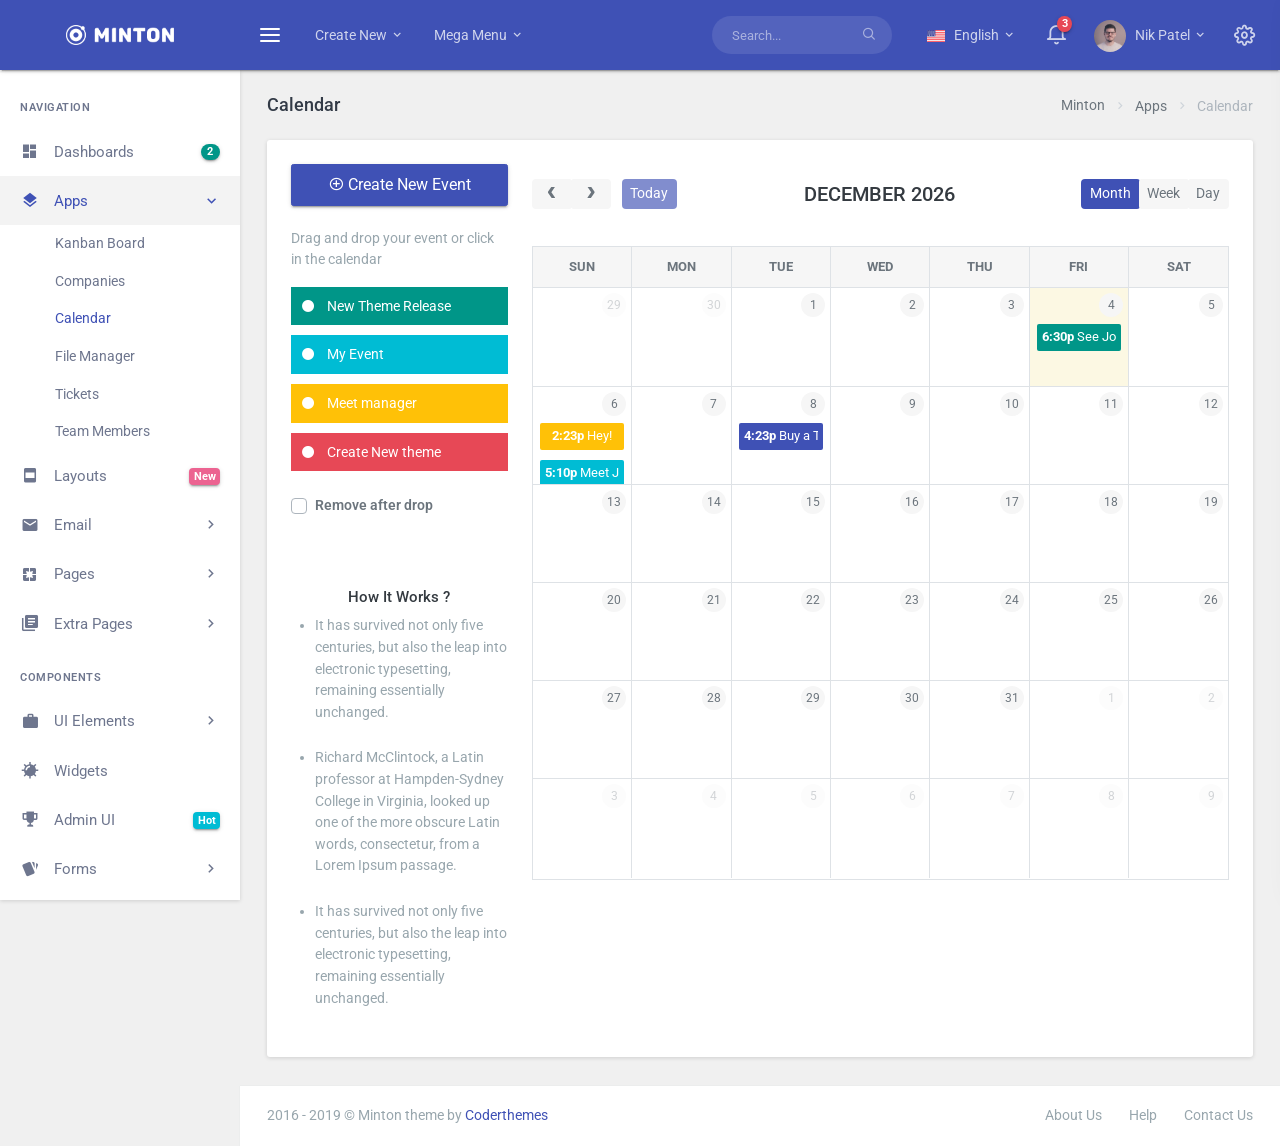
<file: apps-calendar.html>
<!DOCTYPE html>
<html lang="en">
    <head>
        <meta charset="utf-8" />
        <title>Minton - Responsive Admin Dashboard Template</title>
        <meta name="viewport" content="width=device-width, initial-scale=1.0">
        <meta content="A fully featured admin theme which can be used to build CRM, CMS, etc." name="description" />
        <meta content="Coderthemes" name="author" />
        <meta http-equiv="X-UA-Compatible" content="IE=edge" />
        <!-- App favicon -->
        <link rel="shortcut icon" href="assets/images/favicon.ico">

        <!-- Plugin css -->
        <link href="assets/libs/fullcalendar/fullcalendar.min.css" rel="stylesheet" type="text/css" />

        <!-- App css -->
        <link href="assets/css/bootstrap.min.css" rel="stylesheet" type="text/css" />
        <link href="assets/css/icons.min.css" rel="stylesheet" type="text/css" />
        <link href="assets/css/app.min.css" rel="stylesheet" type="text/css" />

    </head>

    <body>

        <!-- Begin page -->
        <div id="wrapper">

            <!-- Topbar Start -->
            <div class="navbar-custom">
                <ul class="list-unstyled topnav-menu float-right mb-0">

                    <li class="d-none d-sm-block">
                        <form class="app-search">
                            <div class="app-search-box">
                                <div class="input-group">
                                    <input type="text" class="form-control" placeholder="Search...">
                                    <div class="input-group-append">
                                        <button class="btn" type="submit">
                                            <i class="fe-search"></i>
                                        </button>
                                    </div>
                                </div>
                            </div>
                        </form>
                    </li>

                    <li class="dropdown d-none d-lg-block">
                        <a class="nav-link dropdown-toggle mr-0 waves-effect waves-light" data-toggle="dropdown" href="#" role="button" aria-haspopup="false" aria-expanded="false">
                            <img src="assets/images/flags/us.jpg" alt="user-image" class="mr-1" height="12"> <span class="align-middle">English <i class="mdi mdi-chevron-down"></i> </span>
                        </a>
                        <div class="dropdown-menu dropdown-menu-right">
                            <!-- item-->
                            <a href="javascript:void(0);" class="dropdown-item notify-item">
                                <img src="assets/images/flags/germany.jpg" alt="user-image" class="mr-1" height="12"> <span class="align-middle">German</span>
                            </a>

                            <!-- item-->
                            <a href="javascript:void(0);" class="dropdown-item notify-item">
                                <img src="assets/images/flags/italy.jpg" alt="user-image" class="mr-1" height="12"> <span class="align-middle">Italian</span>
                            </a>

                            <!-- item-->
                            <a href="javascript:void(0);" class="dropdown-item notify-item">
                                <img src="assets/images/flags/spain.jpg" alt="user-image" class="mr-1" height="12"> <span class="align-middle">Spanish</span>
                            </a>

                            <!-- item-->
                            <a href="javascript:void(0);" class="dropdown-item notify-item">
                                <img src="assets/images/flags/russia.jpg" alt="user-image" class="mr-1" height="12"> <span class="align-middle">Russian</span>
                            </a>

                        </div>
                    </li>
        
                    <li class="dropdown notification-list">
                        <a class="nav-link dropdown-toggle  waves-effect waves-light" data-toggle="dropdown" href="#" role="button" aria-haspopup="false" aria-expanded="false">
                            <i class="fe-bell noti-icon"></i>
                            <span class="badge badge-danger rounded-circle noti-icon-badge">3</span>
                        </a>
                        <div class="dropdown-menu dropdown-menu-right dropdown-lg">

                            <!-- item-->
                            <div class="dropdown-item noti-title">
                                <h5 class="m-0">
                                    <span class="float-right">
                                        <a href="" class="text-dark">
                                            <small>Clear All</small>
                                        </a>
                                    </span>Notification
                                </h5>
                            </div>

                            <div class="slimscroll noti-scroll">

                                <!-- item-->
                                <a href="javascript:void(0);" class="dropdown-item notify-item active">
                                    <div class="notify-icon bg-soft-primary text-primary">
                                        <i class="mdi mdi-comment-account-outline"></i>
                                    </div>
                                    <p class="notify-details">Doug Dukes commented on Admin Dashboard
                                        <small class="text-muted">1 min ago</small>
                                    </p>
                                </a>

                                <!-- item-->
                                <a href="javascript:void(0);" class="dropdown-item notify-item">
                                    <div class="notify-icon">
                                        <img src="assets/images/users/avatar-2.jpg" class="img-fluid rounded-circle" alt="" /> </div>
                                    <p class="notify-details">Mario Drummond</p>
                                    <p class="text-muted mb-0 user-msg">
                                        <small>Hi, How are you? What about our next meeting</small>
                                    </p>
                                </a>

                                <!-- item-->
                                <a href="javascript:void(0);" class="dropdown-item notify-item">
                                    <div class="notify-icon">
                                        <img src="assets/images/users/avatar-4.jpg" class="img-fluid rounded-circle" alt="" /> </div>
                                    <p class="notify-details">Karen Robinson</p>
                                    <p class="text-muted mb-0 user-msg">
                                        <small>Wow ! this admin looks good and awesome design</small>
                                    </p>
                                </a>

                                <!-- item-->
                                <a href="javascript:void(0);" class="dropdown-item notify-item">
                                    <div class="notify-icon bg-soft-warning text-warning">
                                        <i class="mdi mdi-account-plus"></i>
                                    </div>
                                    <p class="notify-details">New user registered.
                                        <small class="text-muted">5 hours ago</small>
                                    </p>
                                </a>

                                <!-- item-->
                                <a href="javascript:void(0);" class="dropdown-item notify-item">
                                    <div class="notify-icon bg-info">
                                        <i class="mdi mdi-comment-account-outline"></i>
                                    </div>
                                    <p class="notify-details">Caleb Flakelar commented on Admin
                                        <small class="text-muted">4 days ago</small>
                                    </p>
                                </a>

                                <!-- item-->
                                <a href="javascript:void(0);" class="dropdown-item notify-item">
                                    <div class="notify-icon bg-secondary">
                                        <i class="mdi mdi-heart"></i>
                                    </div>
                                    <p class="notify-details">Carlos Crouch liked
                                        <b>Admin</b>
                                        <small class="text-muted">13 days ago</small>
                                    </p>
                                </a>
                            </div>

                            <!-- All-->
                            <a href="javascript:void(0);" class="dropdown-item text-center text-primary notify-item notify-all">
                                View all
                                <i class="fi-arrow-right"></i>
                            </a>

                        </div>
                    </li>

                    <li class="dropdown notification-list">
                        <a class="nav-link dropdown-toggle nav-user mr-0 waves-effect waves-light" data-toggle="dropdown" href="#" role="button" aria-haspopup="false" aria-expanded="false">
                            <img src="assets/images/users/avatar-1.jpg" alt="user-image" class="rounded-circle">
                            <span class="pro-user-name ml-1">
                                Nik Patel <i class="mdi mdi-chevron-down"></i> 
                            </span>
                        </a>
                        <div class="dropdown-menu dropdown-menu-right profile-dropdown ">
                            <!-- item-->
                            <div class="dropdown-header noti-title">
                                <h6 class="text-overflow m-0">Welcome !</h6>
                            </div>

                            <!-- item-->
                            <a href="javascript:void(0);" class="dropdown-item notify-item">
                                <i class="mdi mdi-account-circle"></i>
                                <span>My Account</span>
                            </a>

                            <!-- item-->
                            <a href="javascript:void(0);" class="dropdown-item notify-item">
                                <i class="mdi mdi-settings"></i>
                                <span>Settings</span>
                            </a>

                            <!-- item-->
                            <a href="javascript:void(0);" class="dropdown-item notify-item">
                                <i class="mdi mdi-wallet"></i>
                                <span>My Wallet <span class="badge badge-success float-right">3</span> </span>
                            </a>

                            <!-- item-->
                            <a href="javascript:void(0);" class="dropdown-item notify-item">
                                <i class="mdi mdi-lock"></i>
                                <span>Lock Screen</span>
                            </a>

                            <div class="dropdown-divider"></div>

                            <!-- item-->
                            <a href="javascript:void(0);" class="dropdown-item notify-item">
                                <i class="mdi mdi-logout"></i>
                                <span>Logout</span>
                            </a>

                        </div>
                    </li>
        

                    <li class="dropdown notification-list">
                        <a href="javascript:void(0);" class="nav-link right-bar-toggle waves-effect waves-light">
                            <i class="fe-settings noti-icon"></i>
                        </a>
                    </li>


                </ul>

                <!-- LOGO -->
                <div class="logo-box">
                    <a href="index.html" class="logo text-center">
                        <span class="logo-lg">
                            <img src="assets/images/logo-light.png" alt="" height="20">
                            <!-- <span class="logo-lg-text-light">Xeria</span> -->
                        </span>
                        <span class="logo-sm">
                            <!-- <span class="logo-sm-text-dark">X</span> -->
                            <img src="assets/images/logo-sm.png" alt="" height="24">
                        </span>
                    </a>
                </div>

                <ul class="list-unstyled topnav-menu topnav-menu-left m-0">
                    <li>
                        <button class="button-menu-mobile waves-effect waves-light">
                            <i class="fe-menu"></i>
                        </button>
                    </li>
        
                    <li class="dropdown d-none d-lg-block">
                        <a class="nav-link dropdown-toggle waves-effect waves-light" data-toggle="dropdown" href="#" role="button" aria-haspopup="false" aria-expanded="false">
                            Create New
                            <i class="mdi mdi-chevron-down"></i> 
                        </a>
                        <div class="dropdown-menu">
                            <!-- item-->
                            <a href="javascript:void(0);" class="dropdown-item">
                                <i class="fe-briefcase mr-1"></i>
                                <span>New Projects</span>
                            </a>

                            <!-- item-->
                            <a href="javascript:void(0);" class="dropdown-item">
                                <i class="fe-user mr-1"></i>
                                <span>Create Users</span>
                            </a>

                            <!-- item-->
                            <a href="javascript:void(0);" class="dropdown-item">
                                <i class="fe-bar-chart-line- mr-1"></i>
                                <span>Revenue Report</span>
                            </a>

                            <!-- item-->
                            <a href="javascript:void(0);" class="dropdown-item">
                                <i class="fe-settings mr-1"></i>
                                <span>Settings</span>
                            </a>

                            <div class="dropdown-divider"></div>

                            <!-- item-->
                            <a href="javascript:void(0);" class="dropdown-item">
                                <i class="fe-headphones mr-1"></i>
                                <span>Help & Support</span>
                            </a>

                        </div>
                    </li>

                    <li class="dropdown dropdown-mega d-none d-lg-block">
                        <a class="nav-link dropdown-toggle waves-effect waves-light" data-toggle="dropdown" href="#" role="button" aria-haspopup="false" aria-expanded="false">
                            Mega Menu
                            <i class="mdi mdi-chevron-down"></i> 
                        </a>
                        <div class="dropdown-menu dropdown-megamenu">
                            <div class="row">
                                <div class="col-sm-8">
                        
                                    <div class="row">
                                        <div class="col-md-4">
                                            <h5 class="text-dark mt-0">UI Components</h5>
                                            <ul class="list-unstyled megamenu-list">
                                                <li>
                                                    <a href="javascript:void(0);">Widgets</a>
                                                </li>
                                                <li>
                                                    <a href="javascript:void(0);">Nestable List</a>
                                                </li>
                                                <li>
                                                    <a href="javascript:void(0);">Range Sliders</a>
                                                </li>
                                                <li>
                                                    <a href="javascript:void(0);">Masonry Items</a>
                                                </li>
                                                <li>
                                                    <a href="javascript:void(0);">Sweet Alerts</a>
                                                </li>
                                                <li>
                                                    <a href="javascript:void(0);">Treeview Page</a>
                                                </li>
                                                <li>
                                                    <a href="javascript:void(0);">Tour Page</a>
                                                </li>
                                            </ul>
                                        </div>

                                        <div class="col-md-4">
                                            <h5 class="text-dark mt-0">Applications</h5>
                                            <ul class="list-unstyled megamenu-list">
                                                <li>
                                                    <a href="javascript:void(0);">eCommerce Pages</a>
                                                </li>
                                                <li>
                                                    <a href="javascript:void(0);">CRM Pages</a>
                                                </li>
                                                <li>
                                                    <a href="javascript:void(0);">Email</a>
                                                </li>
                                                <li>
                                                    <a href="javascript:void(0);">Calendar</a>
                                                </li>
                                                <li>
                                                    <a href="javascript:void(0);">Team Contacts</a>
                                                </li>
                                                <li>
                                                    <a href="javascript:void(0);">Task Board</a>
                                                </li>
                                                <li>
                                                    <a href="javascript:void(0);">Email Templates</a>
                                                </li>
                                            </ul>
                                        </div>

                                        <div class="col-md-4">
                                            <h5 class="text-dark mt-0">Extra Pages</h5>
                                            <ul class="list-unstyled megamenu-list">
                                                <li>
                                                    <a href="javascript:void(0);">Left Sidebar with User</a>
                                                </li>
                                                <li>
                                                    <a href="javascript:void(0);">Menu Collapsed</a>
                                                </li>
                                                <li>
                                                    <a href="javascript:void(0);">Small Left Sidebar</a>
                                                </li>
                                                <li>
                                                    <a href="javascript:void(0);">New Header Style</a>
                                                </li>
                                                <li>
                                                    <a href="javascript:void(0);">Search Result</a>
                                                </li>
                                                <li>
                                                    <a href="javascript:void(0);">Gallery Pages</a>
                                                </li>
                                                <li>
                                                    <a href="javascript:void(0);">Maintenance & Coming Soon</a>
                                                </li>
                                            </ul>
                                        </div>
                                    </div>
                                </div>
                                <div class="col-sm-4">
                                    <div class="text-center mt-3">
                                        <h3 class="text-dark">Special Discount Sale!</h3>
                                        <h4>Save up to 70% off.</h4>
                                        <button class="btn btn-primary mt-3">Download Now <i class="ml-1 mdi mdi-arrow-right"></i></button>
                                    </div>
                                </div>
                            </div>

                        </div>
                    </li>
                </ul>
            </div>
            <!-- end Topbar -->

            <!-- ========== Left Sidebar Start ========== -->
            <div class="left-side-menu">

                <div class="slimscroll-menu">

                    <!--- Sidemenu -->
                    <div id="sidebar-menu">

                        <ul class="metismenu" id="side-menu">

                            <li class="menu-title">Navigation</li>

                            <li>
                                <a href="javascript: void(0);" class="waves-effect">
                                    <i class="mdi mdi-view-dashboard"></i>
                                    <span class="badge badge-success badge-pill float-right">2</span>
                                    <span> Dashboards </span>
                                </a>
                                <ul class="nav-second-level" aria-expanded="false">
                                    <li>
                                        <a href="index.html">Dashboard 1</a>
                                    </li>
                                    <li>
                                        <a href="dashboard-2.html">Dashboard 2</a>
                                    </li>
                                </ul>
                            </li>

                            <li>
                                <a href="javascript: void(0);" class="waves-effect">
                                    <i class="mdi mdi-layers"></i>
                                    <span> Apps </span>
                                    <span class="menu-arrow"></span>
                                </a>
                                <ul class="nav-second-level" aria-expanded="false">
                                    <li>
                                        <a href="apps-kanbanboard.html">Kanban Board</a>
                                    </li>
                                    <li>
                                        <a href="apps-companies.html">Companies</a>
                                    </li>
                                    <li>
                                        <a href="apps-calendar.html">Calendar</a>
                                    </li>
                                    <li>
                                        <a href="apps-filemanager.html">File Manager</a>
                                    </li>
                                    <li>
                                        <a href="apps-tickets.html">Tickets</a>
                                    </li>
                                    <li>
                                        <a href="apps-team.html">Team Members</a>
                                    </li>
                                </ul>
                            </li>

                            <li>
                                <a href="javascript: void(0);" class="waves-effect">
                                    <i class="mdi mdi-page-layout-body"></i>
                                    <span class="badge badge-pink float-right">New</span>
                                    <span> Layouts </span>
                                </a>
                                <ul class="nav-second-level" aria-expanded="false">
                                    <li>
                                        <a href="layouts-sidebar-sm.html">Small Sidebar</a>
                                    </li>
                                    <li>
                                        <a href="layouts-dark-sidebar.html">Dark Sidebar</a>
                                    </li>
                                    <li>
                                        <a href="layouts-light-topbar.html">Light Topbar</a>
                                    </li>
                                    <li>
                                        <a href="layouts-preloader.html">Preloader</a>
                                    </li>
                                    <li>
                                        <a href="layouts-sidebar-collapsed.html">Sidebar Collapsed</a>
                                    </li>
                                    <li>
                                        <a href="layouts-boxed.html">Boxed</a>
                                    </li>
                                </ul>
                            </li>
                
                            <li>
                                <a href="javascript: void(0);" class="waves-effect">
                                    <i class="mdi mdi-email"></i>
                                    <span> Email </span>
                                    <span class="menu-arrow"></span>
                                </a>
                                <ul class="nav-second-level" aria-expanded="false">
                                    <li>
                                        <a href="email-inbox.html">Inbox</a>
                                    </li>
                                    <li>
                                        <a href="email-read.html">Read Email</a>
                                    </li>
                                    <li>
                                        <a href="email-compose.html">Compose Email</a>
                                    </li>
                                    <li>
                                        <a href="email-templates.html">Email Templates</a>
                                    </li>
                                </ul>
                            </li>

                            <li>
                                <a href="javascript: void(0);" class="waves-effect">
                                    <i class="mdi mdi-google-pages"></i>
                                    <span> Pages </span>
                                    <span class="menu-arrow"></span>
                                </a>
                                <ul class="nav-second-level" aria-expanded="false">
                                    <li>
                                        <a href="pages-starter.html">Starter</a>
                                    </li>
                                    <li>
                                        <a href="pages-login.html">Log In</a>
                                    </li>
                                    <li>
                                        <a href="pages-register.html">Register</a>
                                    </li>
                                    <li>
                                        <a href="pages-recoverpw.html">Recover Password</a>
                                    </li>
                                    <li>
                                        <a href="pages-lock-screen.html">Lock Screen</a>
                                    </li>
                                    <li>
                                        <a href="pages-logout.html">Logout</a>
                                    </li>
                                    <li>
                                        <a href="pages-confirm-mail.html">Confirm Mail</a>
                                    </li>
                                    <li>
                                        <a href="pages-404.html">Error 404</a>
                                    </li>
                                    <li>
                                        <a href="pages-404-alt.html">Error 404-alt</a>
                                    </li>
                                    <li>
                                        <a href="pages-500.html">Error 500</a>
                                    </li>
                                </ul>
                            </li>

                            <li>
                                <a href="javascript: void(0);" class="waves-effect">
                                    <i class="mdi mdi-file-document-box-multiple"></i>
                                    <span> Extra Pages </span>
                                    <span class="menu-arrow"></span>
                                </a>
                                <ul class="nav-second-level" aria-expanded="false">
                                    <li>
                                        <a href="extras-profile.html">Profile</a>
                                    </li>
                                    <li>
                                        <a href="extras-timeline.html">Timeline</a>
                                    </li>
                                    <li>
                                        <a href="extras-invoice.html">Invoice</a>
                                    </li>
                                    <li>
                                        <a href="extras-faqs.html">FAQs</a>
                                    </li>
                                    <li>
                                        <a href="extras-tour.html">Tour Page</a>
                                    </li>
                                    <li>
                                        <a href="extras-pricing.html">Pricing</a>
                                    </li>
                                    <li>
                                        <a href="extras-maintenance.html">Maintenance</a>
                                    </li>
                                    <li>
                                        <a href="extras-coming-soon.html">Coming Soon</a>
                                    </li>
                                    <li>
                                        <a href="extras-gallery.html">Gallery</a>
                                    </li>
                                </ul>
                            </li>

                            <li class="menu-title mt-2">Components</li>

                            <li>
                                <a href="javascript: void(0);" class="waves-effect">
                                    <i class="mdi mdi-briefcase"></i>
                                    <span> UI Elements </span>
                                    <span class="menu-arrow"></span>
                                </a>
                                <ul class="nav-second-level" aria-expanded="false">
                                    <li>
                                        <a href="ui-buttons.html">Buttons</a>
                                    </li>
                                    <li>
                                        <a href="ui-cards.html">Cards</a>
                                    </li>
                                    <li>
                                        <a href="ui-portlets.html">Portlets</a>
                                    </li>
                                    <li>
                                        <a href="ui-tabs-accordions.html">Tabs & Accordions</a>
                                    </li>
                                    <li>
                                        <a href="ui-modals.html">Modals</a>
                                    </li>
                                    <li>
                                        <a href="ui-progress.html">Progress</a>
                                    </li>
                                    <li>
                                        <a href="ui-notifications.html">Notifications</a>
                                    </li>
                                    <li>
                                        <a href="ui-ribbons.html">Ribbons</a>
                                    </li>
                                    <li>
                                        <a href="ui-spinners.html">Spinners</a>
                                    </li>
                                    <li>
                                        <a href="ui-general.html">General UI</a>
                                    </li>
                                    <li>
                                        <a href="ui-typography.html">Typography</a>
                                    </li>
                                    <li>
                                        <a href="ui-grid.html">Grid</a>
                                    </li>
                                </ul>
                            </li>

                            <li>
                                <a href="widgets.html" class="waves-effect">
                                    <i class="mdi mdi-mine"></i>
                                    <span> Widgets </span>
                                </a>
                            </li>

                            <li>
                                <a href="javascript: void(0);" class="waves-effect">
                                    <i class="mdi mdi-trophy-variant"></i>
                                    <span class="badge badge-info float-right">Hot</span>
                                    <span> Admin UI </span>
                                </a>
                                <ul class="nav-second-level" aria-expanded="false">
                                    <li>
                                        <a href="admin-sweet-alert.html">Sweet Alert</a>
                                    </li>
                                    <li>
                                        <a href="admin-nestable.html">Nestable List</a>
                                    </li>
                                    <li>
                                        <a href="admin-treeview.html">Treeview</a>
                                    </li>
                                    <li>
                                        <a href="admin-range-slider.html">Range Slider</a>
                                    </li>
                                    <li>
                                        <a href="admin-carousel.html">Carousel</a>
                                    </li>
                                </ul>
                            </li>

                            <li>
                                <a href="javascript: void(0);" class="waves-effect">
                                    <i class="mdi mdi-cards"></i>
                                    <span> Forms </span>
                                    <span class="menu-arrow"></span>
                                </a>
                                <ul class="nav-second-level" aria-expanded="false">
                                    <li>
                                        <a href="forms-elements.html">General Elements</a>
                                    </li>
                                    <li>
                                        <a href="forms-advanced.html">Advanced</a>
                                    </li>
                                    <li>
                                        <a href="forms-validation.html">Validation</a>
                                    </li>
                                    <li>
                                        <a href="forms-pickers.html">Pickers</a>
                                    </li>
                                    <li>
                                        <a href="forms-wizard.html">Wizard</a>
                                    </li>
                                    <li>
                                        <a href="forms-summernote.html">Summernote</a>
                                    </li>
                                    <li>
                                        <a href="forms-quilljs.html">Quilljs Editor</a>
                                    </li>
                                    <li>
                                        <a href="forms-file-uploads.html">File Uploads</a>
                                    </li>
                                    <li>
                                        <a href="forms-x-editable.html">X Editable</a>
                                    </li>
                                </ul>
                            </li>

                            <li>
                                <a href="javascript: void(0);" class="waves-effect">
                                    <i class="mdi mdi-table"></i>
                                    <span> Tables </span>
                                    <span class="menu-arrow"></span>
                                </a>
                                <ul class="nav-second-level" aria-expanded="false">
                                    <li>
                                        <a href="tables-basic.html">Basic Tables</a>
                                    </li>
                                    <li>
                                        <a href="tables-datatables.html">Data Tables</a>
                                    </li>
                                    <li>
                                        <a href="tables-editable.html">Editable Tables</a>
                                    </li>
                                    <li>
                                        <a href="tables-tablesaw.html">Tablesaw Tables</a>
                                    </li>
                                    <li>
                                        <a href="tables-responsive.html">Responsive Tables</a>
                                    </li>
                                    <li>
                                        <a href="tables-footables.html">FooTables</a>
                                    </li>
                                </ul>
                            </li>

                            <li>
                                <a href="javascript: void(0);" class="waves-effect">
                                    <i class="mdi mdi-chart-arc"></i>
                                    <span> Charts </span>
                                    <span class="menu-arrow"></span>
                                </a>
                                <ul class="nav-second-level" aria-expanded="false">
                                    <li>
                                        <a href="charts-flot.html">Flot Charts</a>
                                    </li>
                                    <li>
                                        <a href="charts-apex.html">Apex Charts</a>
                                    </li>
                                    <li>
                                        <a href="charts-morris.html">Morris Charts</a>
                                    </li>
                                    <li>
                                        <a href="charts-chartjs.html">Chartjs Charts</a>
                                    </li>
                                    <li>
                                        <a href="charts-c3.html">C3 Charts</a>
                                    </li>
                                    <li>
                                        <a href="charts-peity.html">Peity Charts</a>
                                    </li>
                                    <li>
                                        <a href="charts-chartist.html">Chartist Charts</a>
                                    </li>
                                    <li>
                                        <a href="charts-sparklines.html">Sparklines Charts</a>
                                    </li>
                                    <li>
                                        <a href="charts-knob.html">Jquery Knob Charts</a>
                                    </li>
                                </ul>
                            </li>

                            <li>
                                <a href="javascript: void(0);" class="waves-effect">
                                    <i class="mdi mdi-parachute"></i>
                                    <span> Icons </span>
                                    <span class="menu-arrow"></span>
                                </a>
                                <ul class="nav-second-level" aria-expanded="false">
                                    <li>
                                        <a href="icons-remix.html">Remix Icons</a>
                                    </li>
                                    <li>
                                        <a href="icons-feather.html">Feather Icons</a>
                                    </li>
                                    <li>
                                        <a href="icons-mdi.html">Material Design Icons</a>
                                    </li>
                                    <li>
                                        <a href="icons-font-awesome.html">Font Awesome</a>
                                    </li>
                                    <li>
                                        <a href="icons-themify.html">Themify</a>
                                    </li>
                                    <li>
                                        <a href="icons-weather.html">Weather</a>
                                    </li>
                                </ul>
                            </li>

                            <li>
                                <a href="javascript: void(0);" class="waves-effect">
                                    <i class="mdi mdi-map"></i>
                                    <span> Maps </span>
                                    <span class="menu-arrow"></span>
                                </a>
                                <ul class="nav-second-level" aria-expanded="false">
                                    <li>
                                        <a href="maps-google.html">Google Maps</a>
                                    </li>
                                    <li>
                                        <a href="maps-vector.html">Vector Maps</a>
                                    </li>
                                    <li>
                                        <a href="maps-mapael.html">Mapael Maps</a>
                                    </li>
                                </ul>
                            </li>

                            <li>
                                <a href="javascript: void(0);" class="waves-effect">
                                    <i class="mdi mdi-share-variant"></i>
                                    <span> Multi Level </span>
                                    <span class="menu-arrow"></span>
                                </a>
                                <ul class="nav-second-level nav" aria-expanded="false">
                                    <li>
                                        <a href="javascript: void(0);">Level 1.1</a>
                                    </li>
                                    <li>
                                        <a href="javascript: void(0);" aria-expanded="false">Level 1.2
                                            <span class="menu-arrow"></span>
                                        </a>
                                        <ul class="nav-third-level nav" aria-expanded="false">
                                            <li>
                                                <a href="javascript: void(0);">Level 2.1</a>
                                            </li>
                                            <li>
                                                <a href="javascript: void(0);">Level 2.2</a>
                                            </li>
                                        </ul>
                                    </li>
                                </ul>
                            </li>
                        </ul>

                    </div>
                    <!-- End Sidebar -->

                    <div class="clearfix"></div>

                </div>
                <!-- Sidebar -left -->

            </div>
            <!-- Left Sidebar End -->

            <!-- ============================================================== -->
            <!-- Start Page Content here -->
            <!-- ============================================================== -->

            <div class="content-page">
                <div class="content">

                    <!-- Start Content-->
                    <div class="container-fluid">
                        
                        <!-- start page title -->
                        <div class="row">
                            <div class="col-12">
                                <div class="page-title-box">
                                    <div class="page-title-right">
                                        <ol class="breadcrumb m-0">
                                            <li class="breadcrumb-item"><a href="javascript: void(0);">Minton</a></li>
                                            <li class="breadcrumb-item"><a href="javascript: void(0);">Apps</a></li>
                                            <li class="breadcrumb-item active">Calendar</li>
                                        </ol>
                                    </div>
                                    <h4 class="page-title">Calendar</h4>
                                </div>
                            </div>
                        </div>     
                        <!-- end page title --> 

                        <div class="row">
                            <div class="col-12">

                                <div class="card">
                                    <div class="card-body">
                                        <div class="row">
                                            <div class="col-lg-3">
                                                <a href="#" data-toggle="modal" data-target="#add-category" class="btn btn-lg font-16 btn-primary btn-block  ">
                                                    <i class="mdi mdi-plus-circle-outline"></i> Create New Event
                                                </a>
                                                <div id="external-events" class="m-t-20">
                                                    <br>
                                                    <p class="text-muted">Drag and drop your event or click in the calendar</p>
                                                    <div class="external-event bg-success" data-class="bg-success">
                                                        <i class="mdi mdi-checkbox-blank-circle mr-2 vertical-middle"></i>New Theme Release
                                                    </div>
                                                    <div class="external-event bg-info" data-class="bg-info">
                                                        <i class="mdi mdi-checkbox-blank-circle mr-2 vertical-middle"></i>My Event
                                                    </div>
                                                    <div class="external-event bg-warning" data-class="bg-warning">
                                                        <i class="mdi mdi-checkbox-blank-circle mr-2 vertical-middle"></i>Meet manager
                                                    </div>
                                                    <div class="external-event bg-danger" data-class="bg-danger">
                                                        <i class="mdi mdi-checkbox-blank-circle mr-2 vertical-middle"></i>Create New theme
                                                    </div>
                                                </div>
    
                                                <!-- checkbox -->
                                                <div class="custom-control custom-checkbox mt-3">
                                                    <input type="checkbox" class="custom-control-input" id="drop-remove">
                                                    <label class="custom-control-label" for="drop-remove">Remove after drop</label>
                                                </div>

                                                <div class="mt-5 d-none d-xl-block">
                                                    <h5 class="text-center">How It Works ?</h5>
    
                                                    <ul class="pl-3">
                                                        <li class="text-muted mb-3">
                                                            It has survived not only five centuries, but also the leap into electronic typesetting, remaining essentially unchanged.
                                                        </li>
                                                        <li class="text-muted mb-3">
                                                            Richard McClintock, a Latin professor at Hampden-Sydney College in Virginia, looked up one of the more obscure Latin words, consectetur, from a Lorem Ipsum passage.
                                                        </li>
                                                        <li class="text-muted mb-3">
                                                            It has survived not only five centuries, but also the leap into electronic typesetting, remaining essentially unchanged.
                                                        </li>
                                                    </ul>
                                                </div>
    
                                            </div> <!-- end col-->

                                            <div class="col-lg-9">
                                                <div id="calendar"></div>
                                            </div> <!-- end col -->

                                        </div>  <!-- end row -->
                                    </div> <!-- end card body-->
                                </div> <!-- end card -->

                                <!-- Add New Event MODAL -->
                                <div class="modal fade" id="event-modal" tabindex="-1">
                                    <div class="modal-dialog">
                                        <div class="modal-content">
                                            <div class="modal-header">
                                                <h4 class="modal-title">Add New Event</h4>
                                                <button type="button" class="close" data-dismiss="modal" aria-hidden="true">×</button>
                                            </div> 
                                            <div class="modal-body p-3">
                                            </div>
                                            <div class="text-right p-3">
                                                <button type="button" class="btn btn-light " data-dismiss="modal">Close</button>
                                                <button type="button" class="btn btn-success save-event  ">Create event</button>
                                                <button type="button" class="btn btn-danger delete-event  " data-dismiss="modal">Delete</button>
                                            </div>
                                        </div> <!-- end modal-content-->
                                    </div> <!-- end modal dialog-->
                                </div>
                                <!-- end modal-->

                                <!-- Modal Add Category -->
                                <div class="modal fade" id="add-category" tabindex="-1">
                                    <div class="modal-dialog">
                                        <div class="modal-content">
                                            <div class="modal-header">
                                                <h4 class="modal-title">Add a category</h4>
                                                <button type="button" class="close" data-dismiss="modal" aria-hidden="true">×</button>
                                            </div> 
                                            <div class="modal-body p-3">
                                                <form>
                                                    <div class="form-group">
                                                        <label class="control-label">Category Name</label>
                                                        <input class="form-control form-white" placeholder="Enter name" type="text" name="category-name"/>
                                                    </div>
                                                    <div class="form-group">
                                                        <label class="control-label">Choose Category Color</label>
                                                        <select class="form-control form-white" data-placeholder="Choose a color..." name="category-color">
                                                            <option value="primary">Primary</option>
                                                            <option value="success">Success</option>
                                                            <option value="danger">Danger</option>
                                                            <option value="info">Info</option>
                                                            <option value="warning">Warning</option>
                                                            <option value="dark">Dark</option>
                                                        </select>
                                                    </div>

                                                </form>
                                                <div class="text-right pt-2">
                                                    <button type="button" class="btn btn-light " data-dismiss="modal">Close</button>
                                                    <button type="button" class="btn btn-primary ml-1   save-category" data-dismiss="modal">Save</button>
                                                </div>

                                            </div> <!-- end modal-body-->
                                        </div> <!-- end modal-content-->
                                    </div> <!-- end modal dialog-->
                                </div>
                                <!-- end modal-->
                            </div>
                            <!-- end col-12 -->
                        </div> <!-- end row -->
                        
                    </div> <!-- container -->

                </div> <!-- content -->

                <!-- Footer Start -->
                <footer class="footer">
                    <div class="container-fluid">
                        <div class="row">
                            <div class="col-md-6">
                               2016 - 2019 &copy; Minton theme by <a href="">Coderthemes</a> 
                            </div>
                            <div class="col-md-6">
                                <div class="text-md-right footer-links d-none d-sm-block">
                                    <a href="javascript:void(0);">About Us</a>
                                    <a href="javascript:void(0);">Help</a>
                                    <a href="javascript:void(0);">Contact Us</a>
                                </div>
                            </div>
                        </div>
                    </div>
                </footer>
                <!-- end Footer -->

            </div>

            <!-- ============================================================== -->
            <!-- End Page content -->
            <!-- ============================================================== -->


        </div>
        <!-- END wrapper -->

        <!-- Right Sidebar -->
        <div class="right-bar">
            <div class="rightbar-title">
                <a href="javascript:void(0);" class="right-bar-toggle float-right">
                    <i class="fe-x noti-icon"></i>
                </a>
                <h4 class="m-0 text-white">Settings</h4>
            </div>
            <div class="slimscroll-menu">
                <!-- User box -->
                <div class="user-box">
                    <div class="user-img">
                        <img src="assets/images/users/avatar-1.jpg" alt="user-img" title="Mat Helme" class="rounded-circle img-fluid">
                        <a href="javascript:void(0);" class="user-edit"><i class="mdi mdi-pencil"></i></a>
                    </div>
            
                    <h5><a href="javascript: void(0);">Nik G. Patel</a> </h5>
                    <p class="text-muted mb-0"><small>Admin Head</small></p>
                </div>

                <ul class="nav nav-pills bg-light nav-justified">
                    <li class="nav-item">
                        <a href="#home1" data-toggle="tab" aria-expanded="false" class="nav-link rounded-0">
                            General
                        </a>
                    </li>
                    <li class="nav-item">
                        <a href="#messages1" data-toggle="tab" aria-expanded="false" class="nav-link rounded-0 active">
                            Chat
                        </a>
                    </li>
                </ul>
                <div class="tab-content pl-3 pr-3">
                    <div class="tab-pane" id="home1">
                        <div class="row mb-2">
                            <div class="col">
                                <h5 class="m-0 font-15">Notifications</h5>
                                <p class="text-muted"><small>Do you need them?</small></p>
                            </div> <!-- end col-->
                            <div class="col-auto">
                                <div class="custom-control custom-switch mb-2">
                                    <input type="checkbox" class="custom-control-input" id="tabswitch1">
                                    <label class="custom-control-label" for="tabswitch1"></label>
                                </div>
                            </div> <!-- end col -->
                        </div>
                        <!-- end row-->

                        <div class="row mb-2">
                            <div class="col">
                                <h5 class="m-0 font-15">API Access</h5>
                                <p class="text-muted"><small>Enable/Disable access</small></p>
                            </div> <!-- end col-->
                            <div class="col-auto">
                                <div class="custom-control custom-switch mb-2">
                                    <input type="checkbox" class="custom-control-input" checked id="tabswitch2">
                                    <label class="custom-control-label" for="tabswitch2"></label>
                                </div>
                            </div> <!-- end col -->
                        </div>
                        <!-- end row-->

                        <div class="row mb-2">
                            <div class="col">
                                <h5 class="m-0 font-15">Auto Updates</h5>
                                <p class="text-muted"><small>Keep up to date</small></p>
                            </div> <!-- end col-->
                            <div class="col-auto">
                                <div class="custom-control custom-switch mb-2">
                                    <input type="checkbox" class="custom-control-input" id="tabswitch3">
                                    <label class="custom-control-label" for="tabswitch3"></label>
                                </div>
                            </div> <!-- end col -->
                        </div>
                        <!-- end row-->

                        <div class="row mb-2">
                            <div class="col">
                                <h5 class="m-0 font-15">Online Status</h5>
                                <p class="text-muted"><small>Show your status to all</small></p>
                            </div> <!-- end col-->
                            <div class="col-auto">
                                <div class="custom-control custom-switch mb-2">
                                    <input type="checkbox" class="custom-control-input" checked id="tabswitch4">
                                    <label class="custom-control-label" for="tabswitch4"></label>
                                </div>
                            </div> <!-- end col -->
                        </div>
                        <!-- end row-->

                        <div class="alert alert-success alert-dismissible fade mt-3 show" role="alert">
                            <button type="button" class="close" data-dismiss="alert" aria-label="Close">
                                <span aria-hidden="true">×</span>
                            </button>
                            <h5>Unlimited Access</h5>
                            Upgrade to plan to get access to unlimited reports
                            <br/>
                            <a href="javascript: void(0);" class="btn btn-outline-success mt-3 btn-sm">Upgrade<i class="ml-1 mdi mdi-arrow-right"></i></a>
                        </div>
                
                    </div>
                    <div class="tab-pane show active" id="messages1">
                        <div>
                            <div class="inbox-widget">
                                <h5 class="mt-0">Recent</h5>
                                <div class="inbox-item">
                                    <div class="inbox-item-img"><img src="assets/images/users/avatar-2.jpg" class="rounded-circle" alt=""> <i class="online user-status"></i></div>
                                    <p class="inbox-item-author"><a href="javascript: void(0);" class="text-dark">Tomaslau</a></p>
                                    <p class="inbox-item-text">I've finished it! See you so...</p>
                                </div>
                                <div class="inbox-item">
                                    <div class="inbox-item-img"><img src="assets/images/users/avatar-3.jpg" class="rounded-circle" alt=""> <i class="away user-status"></i></div>
                                    <p class="inbox-item-author"><a href="javascript: void(0);" class="text-dark">Stillnotdavid</a></p>
                                    <p class="inbox-item-text">This theme is awesome!</p>
                                </div>
                                <div class="inbox-item">
                                    <div class="inbox-item-img"><img src="assets/images/users/avatar-4.jpg" class="rounded-circle" alt=""> <i class="online user-status"></i></div>
                                    <p class="inbox-item-author"><a href="javascript: void(0);" class="text-dark">Kurafire</a></p>
                                    <p class="inbox-item-text">Nice to meet you</p>
                                </div>
        
                                <div class="inbox-item">
                                    <div class="inbox-item-img"><img src="assets/images/users/avatar-5.jpg" class="rounded-circle" alt=""> <i class="busy user-status"></i></div>
                                    <p class="inbox-item-author"><a href="javascript: void(0);" class="text-dark">Shahedk</a></p>
                                    <p class="inbox-item-text">Hey! there I'm available...</p>
                                </div>
                                <div class="inbox-item">
                                    <div class="inbox-item-img"><img src="assets/images/users/avatar-6.jpg" class="rounded-circle" alt=""> <i class="user-status"></i></div>
                                    <p class="inbox-item-author"><a href="javascript: void(0);" class="text-dark">Adhamdannaway</a></p>
                                    <p class="inbox-item-text">This theme is awesome!</p>
                                </div>

                                <hr/>
                                <h5>Favorite <span class="float-right badge badge-pill badge-danger">18</span></h5>
                                <hr/>
                                <div class="inbox-item">
                                    <div class="inbox-item-img"><img src="assets/images/users/avatar-7.jpg" class="rounded-circle" alt=""> <i class="busy user-status"></i></div>
                                    <p class="inbox-item-author"><a href="javascript: void(0);" class="text-dark">Kennith</a></p>
                                    <p class="inbox-item-text">I've finished it! See you so...</p>
                                </div>
                                <div class="inbox-item">
                                    <div class="inbox-item-img"><img src="assets/images/users/avatar-3.jpg" class="rounded-circle" alt=""> <i class="busy user-status"></i></div>
                                    <p class="inbox-item-author"><a href="javascript: void(0);" class="text-dark">Stillnotdavid</a></p>
                                    <p class="inbox-item-text">This theme is awesome!</p>
                                </div>
                                <div class="inbox-item">
                                    <div class="inbox-item-img"><img src="assets/images/users/avatar-10.jpg" class="rounded-circle" alt=""> <i class="online user-status"></i></div>
                                    <p class="inbox-item-author"><a href="javascript: void(0);" class="text-dark">Kimberling</a></p>
                                    <p class="inbox-item-text">Nice to meet you</p>
                                </div>
        
                                <div class="inbox-item">
                                    <div class="inbox-item-img"><img src="assets/images/users/avatar-4.jpg" class="rounded-circle" alt=""> <i class="user-status"></i></div>
                                    <p class="inbox-item-author"><a href="javascript: void(0);" class="text-dark">Kurafire</a></p>
                                    <p class="inbox-item-text">Hey! there I'm available...</p>
                                </div>
                                <div class="inbox-item">
                                    <div class="inbox-item-img"><img src="assets/images/users/avatar-9.jpg" class="rounded-circle" alt=""> <i class="away user-status"></i></div>
                                    <p class="inbox-item-author"><a href="javascript: void(0);" class="text-dark">Leonareade</a></p>
                                    <p class="inbox-item-text">This theme is awesome!</p>
                                </div>

                                <div class="text-center mt-2">
                                    <a href="javascript:void(0);" class="text-muted"><i class="mdi mdi-spin mdi-loading mr-1"></i> Load more </a>
                                </div>

                            </div> <!-- end inbox-widget -->
                        </div> <!-- end .p-3-->
                    </div>
                </div>

            </div> <!-- end slimscroll-menu-->
        </div>
        <!-- /Right-bar -->

        <!-- Right bar overlay-->
        <div class="rightbar-overlay"></div>

        <!-- Vendor js -->
        <script src="assets/js/vendor.min.js"></script>

        <!-- plugin js -->
        <script src="assets/libs/moment/moment.min.js"></script>
        <script src="assets/libs/jquery-ui/jquery-ui.min.js"></script>
        <script src="assets/libs/fullcalendar/fullcalendar.min.js"></script>

        <!-- Calendar init -->
        <script src="assets/js/pages/calendar.init.js"></script>

        <!-- App js -->
        <script src="assets/js/app.min.js"></script>
        
    </body>
</html>
</file>
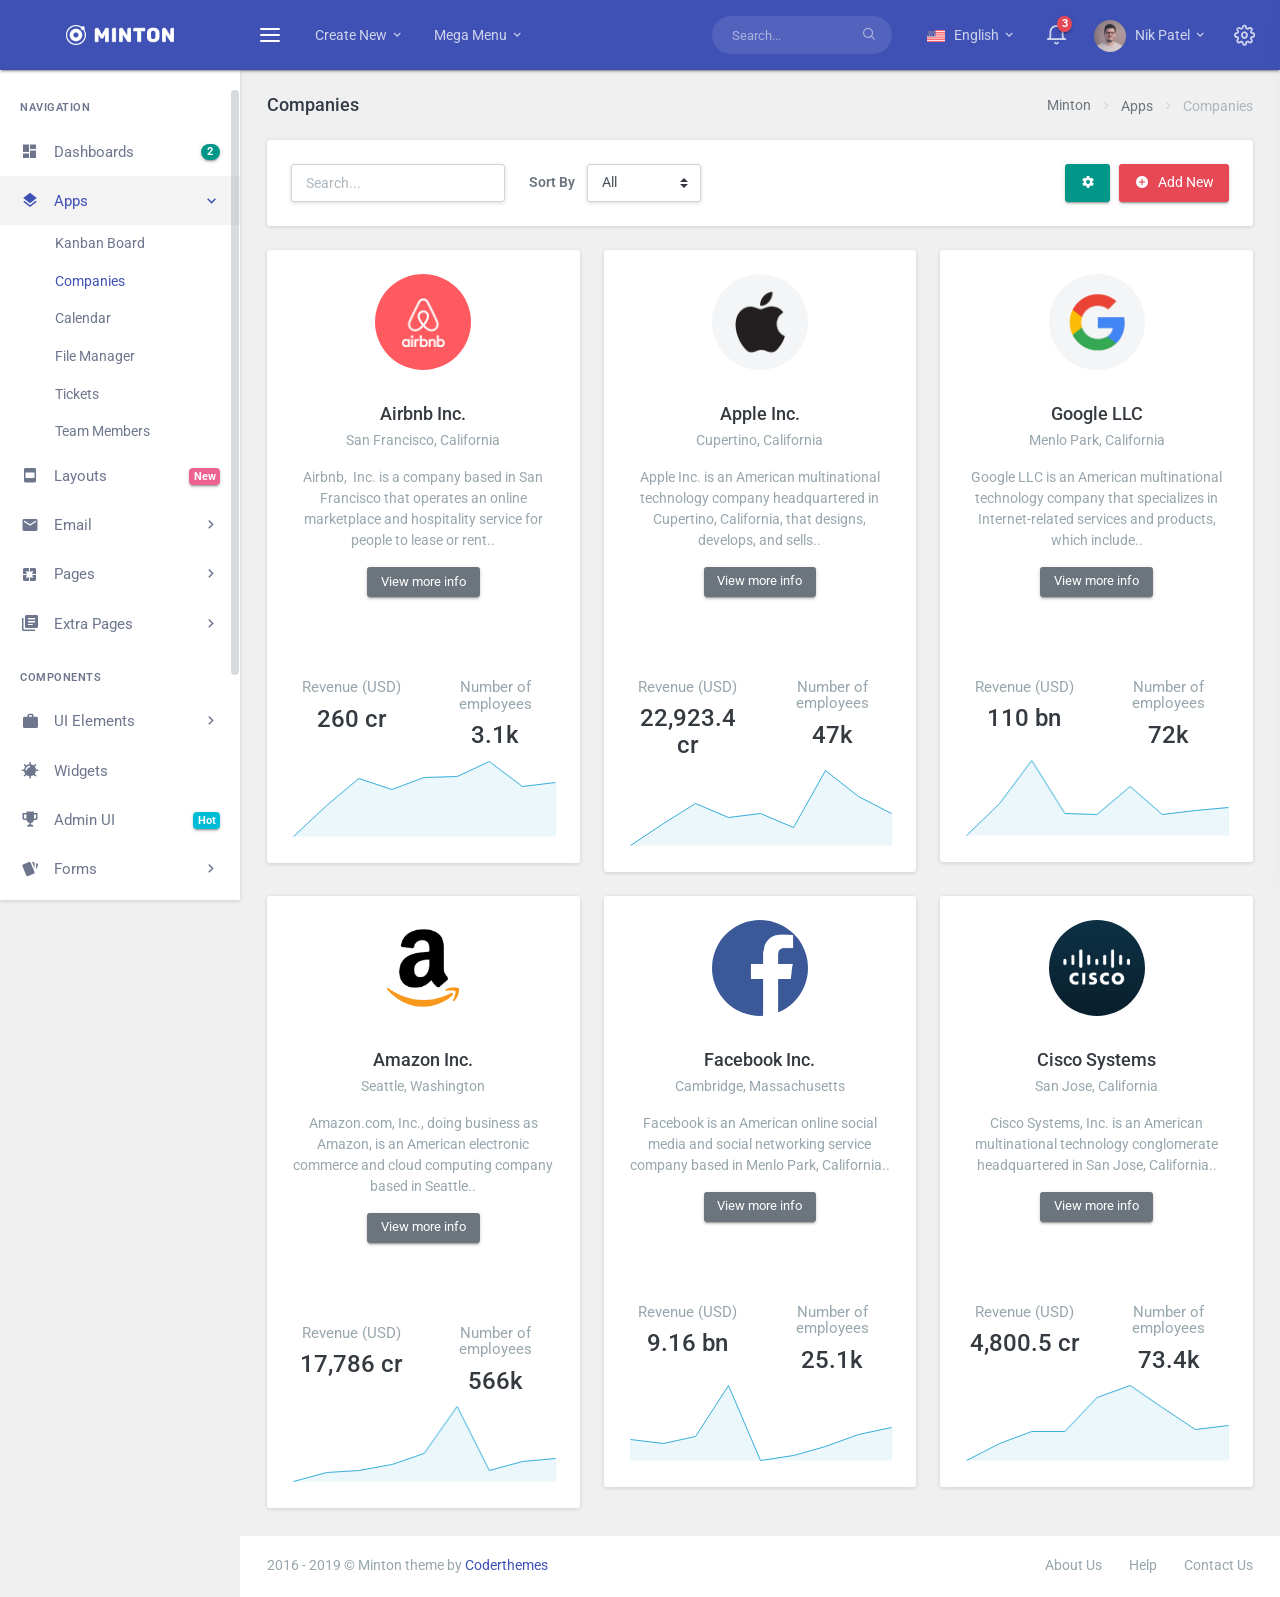
<file: apps-companies.html>
<!DOCTYPE html>
<html lang="en">
    <head>
        <meta charset="utf-8" />
        <title>Minton - Responsive Admin Dashboard Template</title>
        <meta name="viewport" content="width=device-width, initial-scale=1.0">
        <meta content="A fully featured admin theme which can be used to build CRM, CMS, etc." name="description" />
        <meta content="Coderthemes" name="author" />
        <meta http-equiv="X-UA-Compatible" content="IE=edge" />
        <!-- App favicon -->
        <link rel="shortcut icon" href="assets/images/favicon.ico">

        <!-- Custom box css -->
        <link href="assets/libs/custombox/custombox.min.css" rel="stylesheet">

        <!-- App css -->
        <link href="assets/css/bootstrap.min.css" rel="stylesheet" type="text/css" />
        <link href="assets/css/icons.min.css" rel="stylesheet" type="text/css" />
        <link href="assets/css/app.min.css" rel="stylesheet" type="text/css" />

    </head>

    <body>

        <!-- Begin page -->
        <div id="wrapper">

            <!-- Topbar Start -->
            <div class="navbar-custom">
                <ul class="list-unstyled topnav-menu float-right mb-0">

                    <li class="d-none d-sm-block">
                        <form class="app-search">
                            <div class="app-search-box">
                                <div class="input-group">
                                    <input type="text" class="form-control" placeholder="Search...">
                                    <div class="input-group-append">
                                        <button class="btn" type="submit">
                                            <i class="fe-search"></i>
                                        </button>
                                    </div>
                                </div>
                            </div>
                        </form>
                    </li>

                    <li class="dropdown d-none d-lg-block">
                        <a class="nav-link dropdown-toggle mr-0 waves-effect waves-light" data-toggle="dropdown" href="#" role="button" aria-haspopup="false" aria-expanded="false">
                            <img src="assets/images/flags/us.jpg" alt="user-image" class="mr-1" height="12"> <span class="align-middle">English <i class="mdi mdi-chevron-down"></i> </span>
                        </a>
                        <div class="dropdown-menu dropdown-menu-right">
                            <!-- item-->
                            <a href="javascript:void(0);" class="dropdown-item notify-item">
                                <img src="assets/images/flags/germany.jpg" alt="user-image" class="mr-1" height="12"> <span class="align-middle">German</span>
                            </a>

                            <!-- item-->
                            <a href="javascript:void(0);" class="dropdown-item notify-item">
                                <img src="assets/images/flags/italy.jpg" alt="user-image" class="mr-1" height="12"> <span class="align-middle">Italian</span>
                            </a>

                            <!-- item-->
                            <a href="javascript:void(0);" class="dropdown-item notify-item">
                                <img src="assets/images/flags/spain.jpg" alt="user-image" class="mr-1" height="12"> <span class="align-middle">Spanish</span>
                            </a>

                            <!-- item-->
                            <a href="javascript:void(0);" class="dropdown-item notify-item">
                                <img src="assets/images/flags/russia.jpg" alt="user-image" class="mr-1" height="12"> <span class="align-middle">Russian</span>
                            </a>

                        </div>
                    </li>
        
                    <li class="dropdown notification-list">
                        <a class="nav-link dropdown-toggle  waves-effect waves-light" data-toggle="dropdown" href="#" role="button" aria-haspopup="false" aria-expanded="false">
                            <i class="fe-bell noti-icon"></i>
                            <span class="badge badge-danger rounded-circle noti-icon-badge">3</span>
                        </a>
                        <div class="dropdown-menu dropdown-menu-right dropdown-lg">

                            <!-- item-->
                            <div class="dropdown-item noti-title">
                                <h5 class="m-0">
                                    <span class="float-right">
                                        <a href="" class="text-dark">
                                            <small>Clear All</small>
                                        </a>
                                    </span>Notification
                                </h5>
                            </div>

                            <div class="slimscroll noti-scroll">

                                <!-- item-->
                                <a href="javascript:void(0);" class="dropdown-item notify-item active">
                                    <div class="notify-icon bg-soft-primary text-primary">
                                        <i class="mdi mdi-comment-account-outline"></i>
                                    </div>
                                    <p class="notify-details">Doug Dukes commented on Admin Dashboard
                                        <small class="text-muted">1 min ago</small>
                                    </p>
                                </a>

                                <!-- item-->
                                <a href="javascript:void(0);" class="dropdown-item notify-item">
                                    <div class="notify-icon">
                                        <img src="assets/images/users/avatar-2.jpg" class="img-fluid rounded-circle" alt="" /> </div>
                                    <p class="notify-details">Mario Drummond</p>
                                    <p class="text-muted mb-0 user-msg">
                                        <small>Hi, How are you? What about our next meeting</small>
                                    </p>
                                </a>

                                <!-- item-->
                                <a href="javascript:void(0);" class="dropdown-item notify-item">
                                    <div class="notify-icon">
                                        <img src="assets/images/users/avatar-4.jpg" class="img-fluid rounded-circle" alt="" /> </div>
                                    <p class="notify-details">Karen Robinson</p>
                                    <p class="text-muted mb-0 user-msg">
                                        <small>Wow ! this admin looks good and awesome design</small>
                                    </p>
                                </a>

                                <!-- item-->
                                <a href="javascript:void(0);" class="dropdown-item notify-item">
                                    <div class="notify-icon bg-soft-warning text-warning">
                                        <i class="mdi mdi-account-plus"></i>
                                    </div>
                                    <p class="notify-details">New user registered.
                                        <small class="text-muted">5 hours ago</small>
                                    </p>
                                </a>

                                <!-- item-->
                                <a href="javascript:void(0);" class="dropdown-item notify-item">
                                    <div class="notify-icon bg-info">
                                        <i class="mdi mdi-comment-account-outline"></i>
                                    </div>
                                    <p class="notify-details">Caleb Flakelar commented on Admin
                                        <small class="text-muted">4 days ago</small>
                                    </p>
                                </a>

                                <!-- item-->
                                <a href="javascript:void(0);" class="dropdown-item notify-item">
                                    <div class="notify-icon bg-secondary">
                                        <i class="mdi mdi-heart"></i>
                                    </div>
                                    <p class="notify-details">Carlos Crouch liked
                                        <b>Admin</b>
                                        <small class="text-muted">13 days ago</small>
                                    </p>
                                </a>
                            </div>

                            <!-- All-->
                            <a href="javascript:void(0);" class="dropdown-item text-center text-primary notify-item notify-all">
                                View all
                                <i class="fi-arrow-right"></i>
                            </a>

                        </div>
                    </li>

                    <li class="dropdown notification-list">
                        <a class="nav-link dropdown-toggle nav-user mr-0 waves-effect waves-light" data-toggle="dropdown" href="#" role="button" aria-haspopup="false" aria-expanded="false">
                            <img src="assets/images/users/avatar-1.jpg" alt="user-image" class="rounded-circle">
                            <span class="pro-user-name ml-1">
                                Nik Patel <i class="mdi mdi-chevron-down"></i> 
                            </span>
                        </a>
                        <div class="dropdown-menu dropdown-menu-right profile-dropdown ">
                            <!-- item-->
                            <div class="dropdown-header noti-title">
                                <h6 class="text-overflow m-0">Welcome !</h6>
                            </div>

                            <!-- item-->
                            <a href="javascript:void(0);" class="dropdown-item notify-item">
                                <i class="mdi mdi-account-circle"></i>
                                <span>My Account</span>
                            </a>

                            <!-- item-->
                            <a href="javascript:void(0);" class="dropdown-item notify-item">
                                <i class="mdi mdi-settings"></i>
                                <span>Settings</span>
                            </a>

                            <!-- item-->
                            <a href="javascript:void(0);" class="dropdown-item notify-item">
                                <i class="mdi mdi-wallet"></i>
                                <span>My Wallet <span class="badge badge-success float-right">3</span> </span>
                            </a>

                            <!-- item-->
                            <a href="javascript:void(0);" class="dropdown-item notify-item">
                                <i class="mdi mdi-lock"></i>
                                <span>Lock Screen</span>
                            </a>

                            <div class="dropdown-divider"></div>

                            <!-- item-->
                            <a href="javascript:void(0);" class="dropdown-item notify-item">
                                <i class="mdi mdi-logout"></i>
                                <span>Logout</span>
                            </a>

                        </div>
                    </li>
        

                    <li class="dropdown notification-list">
                        <a href="javascript:void(0);" class="nav-link right-bar-toggle waves-effect waves-light">
                            <i class="fe-settings noti-icon"></i>
                        </a>
                    </li>


                </ul>

                <!-- LOGO -->
                <div class="logo-box">
                    <a href="index.html" class="logo text-center">
                        <span class="logo-lg">
                            <img src="assets/images/logo-light.png" alt="" height="20">
                            <!-- <span class="logo-lg-text-light">Xeria</span> -->
                        </span>
                        <span class="logo-sm">
                            <!-- <span class="logo-sm-text-dark">X</span> -->
                            <img src="assets/images/logo-sm.png" alt="" height="24">
                        </span>
                    </a>
                </div>

                <ul class="list-unstyled topnav-menu topnav-menu-left m-0">
                    <li>
                        <button class="button-menu-mobile waves-effect waves-light">
                            <i class="fe-menu"></i>
                        </button>
                    </li>
        
                    <li class="dropdown d-none d-lg-block">
                        <a class="nav-link dropdown-toggle waves-effect waves-light" data-toggle="dropdown" href="#" role="button" aria-haspopup="false" aria-expanded="false">
                            Create New
                            <i class="mdi mdi-chevron-down"></i> 
                        </a>
                        <div class="dropdown-menu">
                            <!-- item-->
                            <a href="javascript:void(0);" class="dropdown-item">
                                <i class="fe-briefcase mr-1"></i>
                                <span>New Projects</span>
                            </a>

                            <!-- item-->
                            <a href="javascript:void(0);" class="dropdown-item">
                                <i class="fe-user mr-1"></i>
                                <span>Create Users</span>
                            </a>

                            <!-- item-->
                            <a href="javascript:void(0);" class="dropdown-item">
                                <i class="fe-bar-chart-line- mr-1"></i>
                                <span>Revenue Report</span>
                            </a>

                            <!-- item-->
                            <a href="javascript:void(0);" class="dropdown-item">
                                <i class="fe-settings mr-1"></i>
                                <span>Settings</span>
                            </a>

                            <div class="dropdown-divider"></div>

                            <!-- item-->
                            <a href="javascript:void(0);" class="dropdown-item">
                                <i class="fe-headphones mr-1"></i>
                                <span>Help & Support</span>
                            </a>

                        </div>
                    </li>

                    <li class="dropdown dropdown-mega d-none d-lg-block">
                        <a class="nav-link dropdown-toggle waves-effect waves-light" data-toggle="dropdown" href="#" role="button" aria-haspopup="false" aria-expanded="false">
                            Mega Menu
                            <i class="mdi mdi-chevron-down"></i> 
                        </a>
                        <div class="dropdown-menu dropdown-megamenu">
                            <div class="row">
                                <div class="col-sm-8">
                        
                                    <div class="row">
                                        <div class="col-md-4">
                                            <h5 class="text-dark mt-0">UI Components</h5>
                                            <ul class="list-unstyled megamenu-list">
                                                <li>
                                                    <a href="javascript:void(0);">Widgets</a>
                                                </li>
                                                <li>
                                                    <a href="javascript:void(0);">Nestable List</a>
                                                </li>
                                                <li>
                                                    <a href="javascript:void(0);">Range Sliders</a>
                                                </li>
                                                <li>
                                                    <a href="javascript:void(0);">Masonry Items</a>
                                                </li>
                                                <li>
                                                    <a href="javascript:void(0);">Sweet Alerts</a>
                                                </li>
                                                <li>
                                                    <a href="javascript:void(0);">Treeview Page</a>
                                                </li>
                                                <li>
                                                    <a href="javascript:void(0);">Tour Page</a>
                                                </li>
                                            </ul>
                                        </div>

                                        <div class="col-md-4">
                                            <h5 class="text-dark mt-0">Applications</h5>
                                            <ul class="list-unstyled megamenu-list">
                                                <li>
                                                    <a href="javascript:void(0);">eCommerce Pages</a>
                                                </li>
                                                <li>
                                                    <a href="javascript:void(0);">CRM Pages</a>
                                                </li>
                                                <li>
                                                    <a href="javascript:void(0);">Email</a>
                                                </li>
                                                <li>
                                                    <a href="javascript:void(0);">Calendar</a>
                                                </li>
                                                <li>
                                                    <a href="javascript:void(0);">Team Contacts</a>
                                                </li>
                                                <li>
                                                    <a href="javascript:void(0);">Task Board</a>
                                                </li>
                                                <li>
                                                    <a href="javascript:void(0);">Email Templates</a>
                                                </li>
                                            </ul>
                                        </div>

                                        <div class="col-md-4">
                                            <h5 class="text-dark mt-0">Extra Pages</h5>
                                            <ul class="list-unstyled megamenu-list">
                                                <li>
                                                    <a href="javascript:void(0);">Left Sidebar with User</a>
                                                </li>
                                                <li>
                                                    <a href="javascript:void(0);">Menu Collapsed</a>
                                                </li>
                                                <li>
                                                    <a href="javascript:void(0);">Small Left Sidebar</a>
                                                </li>
                                                <li>
                                                    <a href="javascript:void(0);">New Header Style</a>
                                                </li>
                                                <li>
                                                    <a href="javascript:void(0);">Search Result</a>
                                                </li>
                                                <li>
                                                    <a href="javascript:void(0);">Gallery Pages</a>
                                                </li>
                                                <li>
                                                    <a href="javascript:void(0);">Maintenance & Coming Soon</a>
                                                </li>
                                            </ul>
                                        </div>
                                    </div>
                                </div>
                                <div class="col-sm-4">
                                    <div class="text-center mt-3">
                                        <h3 class="text-dark">Special Discount Sale!</h3>
                                        <h4>Save up to 70% off.</h4>
                                        <button class="btn btn-primary mt-3">Download Now <i class="ml-1 mdi mdi-arrow-right"></i></button>
                                    </div>
                                </div>
                            </div>

                        </div>
                    </li>
                </ul>
            </div>
            <!-- end Topbar -->

            <!-- ========== Left Sidebar Start ========== -->
            <div class="left-side-menu">

                <div class="slimscroll-menu">

                    <!--- Sidemenu -->
                    <div id="sidebar-menu">

                        <ul class="metismenu" id="side-menu">

                            <li class="menu-title">Navigation</li>

                            <li>
                                <a href="javascript: void(0);" class="waves-effect">
                                    <i class="mdi mdi-view-dashboard"></i>
                                    <span class="badge badge-success badge-pill float-right">2</span>
                                    <span> Dashboards </span>
                                </a>
                                <ul class="nav-second-level" aria-expanded="false">
                                    <li>
                                        <a href="index.html">Dashboard 1</a>
                                    </li>
                                    <li>
                                        <a href="dashboard-2.html">Dashboard 2</a>
                                    </li>
                                </ul>
                            </li>

                            <li>
                                <a href="javascript: void(0);" class="waves-effect">
                                    <i class="mdi mdi-layers"></i>
                                    <span> Apps </span>
                                    <span class="menu-arrow"></span>
                                </a>
                                <ul class="nav-second-level" aria-expanded="false">
                                    <li>
                                        <a href="apps-kanbanboard.html">Kanban Board</a>
                                    </li>
                                    <li>
                                        <a href="apps-companies.html">Companies</a>
                                    </li>
                                    <li>
                                        <a href="apps-calendar.html">Calendar</a>
                                    </li>
                                    <li>
                                        <a href="apps-filemanager.html">File Manager</a>
                                    </li>
                                    <li>
                                        <a href="apps-tickets.html">Tickets</a>
                                    </li>
                                    <li>
                                        <a href="apps-team.html">Team Members</a>
                                    </li>
                                </ul>
                            </li>

                            <li>
                                <a href="javascript: void(0);" class="waves-effect">
                                    <i class="mdi mdi-page-layout-body"></i>
                                    <span class="badge badge-pink float-right">New</span>
                                    <span> Layouts </span>
                                </a>
                                <ul class="nav-second-level" aria-expanded="false">
                                    <li>
                                        <a href="layouts-sidebar-sm.html">Small Sidebar</a>
                                    </li>
                                    <li>
                                        <a href="layouts-dark-sidebar.html">Dark Sidebar</a>
                                    </li>
                                    <li>
                                        <a href="layouts-light-topbar.html">Light Topbar</a>
                                    </li>
                                    <li>
                                        <a href="layouts-preloader.html">Preloader</a>
                                    </li>
                                    <li>
                                        <a href="layouts-sidebar-collapsed.html">Sidebar Collapsed</a>
                                    </li>
                                    <li>
                                        <a href="layouts-boxed.html">Boxed</a>
                                    </li>
                                </ul>
                            </li>
                
                            <li>
                                <a href="javascript: void(0);" class="waves-effect">
                                    <i class="mdi mdi-email"></i>
                                    <span> Email </span>
                                    <span class="menu-arrow"></span>
                                </a>
                                <ul class="nav-second-level" aria-expanded="false">
                                    <li>
                                        <a href="email-inbox.html">Inbox</a>
                                    </li>
                                    <li>
                                        <a href="email-read.html">Read Email</a>
                                    </li>
                                    <li>
                                        <a href="email-compose.html">Compose Email</a>
                                    </li>
                                    <li>
                                        <a href="email-templates.html">Email Templates</a>
                                    </li>
                                </ul>
                            </li>

                            <li>
                                <a href="javascript: void(0);" class="waves-effect">
                                    <i class="mdi mdi-google-pages"></i>
                                    <span> Pages </span>
                                    <span class="menu-arrow"></span>
                                </a>
                                <ul class="nav-second-level" aria-expanded="false">
                                    <li>
                                        <a href="pages-starter.html">Starter</a>
                                    </li>
                                    <li>
                                        <a href="pages-login.html">Log In</a>
                                    </li>
                                    <li>
                                        <a href="pages-register.html">Register</a>
                                    </li>
                                    <li>
                                        <a href="pages-recoverpw.html">Recover Password</a>
                                    </li>
                                    <li>
                                        <a href="pages-lock-screen.html">Lock Screen</a>
                                    </li>
                                    <li>
                                        <a href="pages-logout.html">Logout</a>
                                    </li>
                                    <li>
                                        <a href="pages-confirm-mail.html">Confirm Mail</a>
                                    </li>
                                    <li>
                                        <a href="pages-404.html">Error 404</a>
                                    </li>
                                    <li>
                                        <a href="pages-404-alt.html">Error 404-alt</a>
                                    </li>
                                    <li>
                                        <a href="pages-500.html">Error 500</a>
                                    </li>
                                </ul>
                            </li>

                            <li>
                                <a href="javascript: void(0);" class="waves-effect">
                                    <i class="mdi mdi-file-document-box-multiple"></i>
                                    <span> Extra Pages </span>
                                    <span class="menu-arrow"></span>
                                </a>
                                <ul class="nav-second-level" aria-expanded="false">
                                    <li>
                                        <a href="extras-profile.html">Profile</a>
                                    </li>
                                    <li>
                                        <a href="extras-timeline.html">Timeline</a>
                                    </li>
                                    <li>
                                        <a href="extras-invoice.html">Invoice</a>
                                    </li>
                                    <li>
                                        <a href="extras-faqs.html">FAQs</a>
                                    </li>
                                    <li>
                                        <a href="extras-tour.html">Tour Page</a>
                                    </li>
                                    <li>
                                        <a href="extras-pricing.html">Pricing</a>
                                    </li>
                                    <li>
                                        <a href="extras-maintenance.html">Maintenance</a>
                                    </li>
                                    <li>
                                        <a href="extras-coming-soon.html">Coming Soon</a>
                                    </li>
                                    <li>
                                        <a href="extras-gallery.html">Gallery</a>
                                    </li>
                                </ul>
                            </li>

                            <li class="menu-title mt-2">Components</li>

                            <li>
                                <a href="javascript: void(0);" class="waves-effect">
                                    <i class="mdi mdi-briefcase"></i>
                                    <span> UI Elements </span>
                                    <span class="menu-arrow"></span>
                                </a>
                                <ul class="nav-second-level" aria-expanded="false">
                                    <li>
                                        <a href="ui-buttons.html">Buttons</a>
                                    </li>
                                    <li>
                                        <a href="ui-cards.html">Cards</a>
                                    </li>
                                    <li>
                                        <a href="ui-portlets.html">Portlets</a>
                                    </li>
                                    <li>
                                        <a href="ui-tabs-accordions.html">Tabs & Accordions</a>
                                    </li>
                                    <li>
                                        <a href="ui-modals.html">Modals</a>
                                    </li>
                                    <li>
                                        <a href="ui-progress.html">Progress</a>
                                    </li>
                                    <li>
                                        <a href="ui-notifications.html">Notifications</a>
                                    </li>
                                    <li>
                                        <a href="ui-ribbons.html">Ribbons</a>
                                    </li>
                                    <li>
                                        <a href="ui-spinners.html">Spinners</a>
                                    </li>
                                    <li>
                                        <a href="ui-general.html">General UI</a>
                                    </li>
                                    <li>
                                        <a href="ui-typography.html">Typography</a>
                                    </li>
                                    <li>
                                        <a href="ui-grid.html">Grid</a>
                                    </li>
                                </ul>
                            </li>

                            <li>
                                <a href="widgets.html" class="waves-effect">
                                    <i class="mdi mdi-mine"></i>
                                    <span> Widgets </span>
                                </a>
                            </li>

                            <li>
                                <a href="javascript: void(0);" class="waves-effect">
                                    <i class="mdi mdi-trophy-variant"></i>
                                    <span class="badge badge-info float-right">Hot</span>
                                    <span> Admin UI </span>
                                </a>
                                <ul class="nav-second-level" aria-expanded="false">
                                    <li>
                                        <a href="admin-sweet-alert.html">Sweet Alert</a>
                                    </li>
                                    <li>
                                        <a href="admin-nestable.html">Nestable List</a>
                                    </li>
                                    <li>
                                        <a href="admin-treeview.html">Treeview</a>
                                    </li>
                                    <li>
                                        <a href="admin-range-slider.html">Range Slider</a>
                                    </li>
                                    <li>
                                        <a href="admin-carousel.html">Carousel</a>
                                    </li>
                                </ul>
                            </li>

                            <li>
                                <a href="javascript: void(0);" class="waves-effect">
                                    <i class="mdi mdi-cards"></i>
                                    <span> Forms </span>
                                    <span class="menu-arrow"></span>
                                </a>
                                <ul class="nav-second-level" aria-expanded="false">
                                    <li>
                                        <a href="forms-elements.html">General Elements</a>
                                    </li>
                                    <li>
                                        <a href="forms-advanced.html">Advanced</a>
                                    </li>
                                    <li>
                                        <a href="forms-validation.html">Validation</a>
                                    </li>
                                    <li>
                                        <a href="forms-pickers.html">Pickers</a>
                                    </li>
                                    <li>
                                        <a href="forms-wizard.html">Wizard</a>
                                    </li>
                                    <li>
                                        <a href="forms-summernote.html">Summernote</a>
                                    </li>
                                    <li>
                                        <a href="forms-quilljs.html">Quilljs Editor</a>
                                    </li>
                                    <li>
                                        <a href="forms-file-uploads.html">File Uploads</a>
                                    </li>
                                    <li>
                                        <a href="forms-x-editable.html">X Editable</a>
                                    </li>
                                </ul>
                            </li>

                            <li>
                                <a href="javascript: void(0);" class="waves-effect">
                                    <i class="mdi mdi-table"></i>
                                    <span> Tables </span>
                                    <span class="menu-arrow"></span>
                                </a>
                                <ul class="nav-second-level" aria-expanded="false">
                                    <li>
                                        <a href="tables-basic.html">Basic Tables</a>
                                    </li>
                                    <li>
                                        <a href="tables-datatables.html">Data Tables</a>
                                    </li>
                                    <li>
                                        <a href="tables-editable.html">Editable Tables</a>
                                    </li>
                                    <li>
                                        <a href="tables-tablesaw.html">Tablesaw Tables</a>
                                    </li>
                                    <li>
                                        <a href="tables-responsive.html">Responsive Tables</a>
                                    </li>
                                    <li>
                                        <a href="tables-footables.html">FooTables</a>
                                    </li>
                                </ul>
                            </li>

                            <li>
                                <a href="javascript: void(0);" class="waves-effect">
                                    <i class="mdi mdi-chart-arc"></i>
                                    <span> Charts </span>
                                    <span class="menu-arrow"></span>
                                </a>
                                <ul class="nav-second-level" aria-expanded="false">
                                    <li>
                                        <a href="charts-flot.html">Flot Charts</a>
                                    </li>
                                    <li>
                                        <a href="charts-apex.html">Apex Charts</a>
                                    </li>
                                    <li>
                                        <a href="charts-morris.html">Morris Charts</a>
                                    </li>
                                    <li>
                                        <a href="charts-chartjs.html">Chartjs Charts</a>
                                    </li>
                                    <li>
                                        <a href="charts-c3.html">C3 Charts</a>
                                    </li>
                                    <li>
                                        <a href="charts-peity.html">Peity Charts</a>
                                    </li>
                                    <li>
                                        <a href="charts-chartist.html">Chartist Charts</a>
                                    </li>
                                    <li>
                                        <a href="charts-sparklines.html">Sparklines Charts</a>
                                    </li>
                                    <li>
                                        <a href="charts-knob.html">Jquery Knob Charts</a>
                                    </li>
                                </ul>
                            </li>

                            <li>
                                <a href="javascript: void(0);" class="waves-effect">
                                    <i class="mdi mdi-parachute"></i>
                                    <span> Icons </span>
                                    <span class="menu-arrow"></span>
                                </a>
                                <ul class="nav-second-level" aria-expanded="false">
                                    <li>
                                        <a href="icons-remix.html">Remix Icons</a>
                                    </li>
                                    <li>
                                        <a href="icons-feather.html">Feather Icons</a>
                                    </li>
                                    <li>
                                        <a href="icons-mdi.html">Material Design Icons</a>
                                    </li>
                                    <li>
                                        <a href="icons-font-awesome.html">Font Awesome</a>
                                    </li>
                                    <li>
                                        <a href="icons-themify.html">Themify</a>
                                    </li>
                                    <li>
                                        <a href="icons-weather.html">Weather</a>
                                    </li>
                                </ul>
                            </li>

                            <li>
                                <a href="javascript: void(0);" class="waves-effect">
                                    <i class="mdi mdi-map"></i>
                                    <span> Maps </span>
                                    <span class="menu-arrow"></span>
                                </a>
                                <ul class="nav-second-level" aria-expanded="false">
                                    <li>
                                        <a href="maps-google.html">Google Maps</a>
                                    </li>
                                    <li>
                                        <a href="maps-vector.html">Vector Maps</a>
                                    </li>
                                    <li>
                                        <a href="maps-mapael.html">Mapael Maps</a>
                                    </li>
                                </ul>
                            </li>

                            <li>
                                <a href="javascript: void(0);" class="waves-effect">
                                    <i class="mdi mdi-share-variant"></i>
                                    <span> Multi Level </span>
                                    <span class="menu-arrow"></span>
                                </a>
                                <ul class="nav-second-level nav" aria-expanded="false">
                                    <li>
                                        <a href="javascript: void(0);">Level 1.1</a>
                                    </li>
                                    <li>
                                        <a href="javascript: void(0);" aria-expanded="false">Level 1.2
                                            <span class="menu-arrow"></span>
                                        </a>
                                        <ul class="nav-third-level nav" aria-expanded="false">
                                            <li>
                                                <a href="javascript: void(0);">Level 2.1</a>
                                            </li>
                                            <li>
                                                <a href="javascript: void(0);">Level 2.2</a>
                                            </li>
                                        </ul>
                                    </li>
                                </ul>
                            </li>
                        </ul>

                    </div>
                    <!-- End Sidebar -->

                    <div class="clearfix"></div>

                </div>
                <!-- Sidebar -left -->

            </div>
            <!-- Left Sidebar End -->

            <!-- ============================================================== -->
            <!-- Start Page Content here -->
            <!-- ============================================================== -->

            <div class="content-page">
                <div class="content">

                    <!-- Start Content-->
                    <div class="container-fluid">
                        
                        <!-- start page title -->
                        <div class="row">
                            <div class="col-12">
                                <div class="page-title-box">
                                    <div class="page-title-right">
                                        <ol class="breadcrumb m-0">
                                            <li class="breadcrumb-item"><a href="javascript: void(0);">Minton</a></li>
                                            <li class="breadcrumb-item"><a href="javascript: void(0);">Apps</a></li>
                                            <li class="breadcrumb-item active">Companies</li>
                                        </ol>
                                    </div>
                                    <h4 class="page-title">Companies</h4>
                                </div>
                            </div>
                        </div>     
                        <!-- end page title --> 

                        <div class="row">
                            <div class="col-12">
                                <div class="card-box">
                                    <div class="row">
                                        <div class="col-lg-8">
                                            <form class="form-inline">
                                                <div class="form-group">
                                                    <label for="inputPassword2" class="sr-only">Search</label>
                                                    <input type="search" class="form-control" id="inputPassword2" placeholder="Search...">
                                                </div>
                                                <div class="form-group mx-sm-3">
                                                    <label for="status-select" class="mr-2">Sort By</label>
                                                    <select class="custom-select" id="status-select">
                                                        <option selected="">All</option>
                                                        <option value="1">Date</option>
                                                        <option value="2">Name</option>
                                                        <option value="3">Revenue</option>
                                                        <option value="4">Employees</option>
                                                    </select>
                                                </div>
                                            </form>
                                        </div>
                                        <div class="col-lg-4">
                                            <div class="text-lg-right mt-3 mt-lg-0">
                                                <button type="button" class="btn btn-success waves-effect waves-light mr-1"><i class="mdi mdi-settings"></i></button>
                                                <a href="#custom-modal" class="btn btn-danger waves-effect waves-light" data-animation="fadein" data-plugin="custommodal" data-overlayColor="#38414a"><i class="mdi mdi-plus-circle mr-1"></i> Add New</a>
                                            </div>
                                        </div><!-- end col-->
                                    </div> <!-- end row -->
                                </div> <!-- end card-box -->
                            </div><!-- end col-->
                        </div>
                        <!-- end row -->    

                        <div class="row">
                            <div class="col-md-4">
                                <div class="card-box">
                                    <div class="text-center">
                                        <img src="assets/images/companies/airbnb.png" alt="logo" class="avatar-xl rounded-circle mb-3">
                                        <h4 class="mb-1">Airbnb Inc.</h4>
                                        <p class="text-muted">San Francisco, California</p>
                                    </div>

                                    <p class="font-14 text-center text-muted">
                                        A‌i‌r‌b‌n‌b‌, ‌ ‌I‌n‌c‌.‌ is a company based in San Francisco that operates an online marketplace and hospitality service
                                        for people to lease or rent..
                                    </p>

                                    <div class="text-center">
                                        <a href="javascript:void(0);" class="btn btn-sm btn-secondary">View more info</a>
                                    </div>

                                    <div class="row mt-5 text-center">
                                        <div class="col-6">
                                            <h5 class="font-weight-normal text-muted">Revenue (USD)</h5>
                                            <h3 class="m-b-30">260 cr</h3>
                                        </div>
                                        <div class="col-6">
                                            <h5 class="font-weight-normal text-muted">Number of employees</h5>
                                            <h3 class="m-b-30">3.1k</h3>
                                        </div>
                                    </div>

                                    <div id="company-1" class="text-center"></div>

                                </div>
                            </div><!-- end col -->

                            <div class="col-md-4">
                                <div class="card-box">
                                    <div class="text-center">
                                        <img src="assets/images/companies/apple.png" alt="logo" class="avatar-xl rounded-circle mb-3">
                                        <h4 class="mb-1">Apple Inc.</h4>
                                        <p class="text-muted  font-14">Cupertino, California</p>
                                    </div>

                                    <p class="font-14 text-center text-muted">
                                        Apple Inc. is an American multinational technology company headquartered in Cupertino, California, that designs, develops,
                                        and sells..
                                    </p>

                                    <div class="text-center">
                                        <a href="javascript:void(0);" class="btn btn-sm btn-secondary">View more info</a>
                                    </div>

                                    <div class="row mt-5 text-center">
                                        <div class="col-6">
                                            <h5 class="font-weight-normal text-muted">Revenue (USD)</h5>
                                            <h3 class="m-b-30">22,923.4 cr</h3>
                                        </div>
                                        <div class="col-6">
                                            <h5 class="font-weight-normal text-muted">Number of employees</h5>
                                            <h3 class="m-b-30">47k</h3>
                                        </div>
                                    </div>

                                    <div id="company-2" class="text-center"></div>

                                </div>
                            </div><!-- end col -->

                            <div class="col-md-4">
                                <div class="card-box">
                                    <div class="text-center">
                                        <img src="assets/images/companies/google.png" alt="logo" class="avatar-xl rounded-circle mb-3">
                                        <h4 class="mb-1">Google LLC</h4>
                                        <p class="text-muted  font-14">Menlo Park, California</p>
                                    </div>

                                    <p class="font-14 text-center text-muted">
                                        Google LLC is an American multinational technology company that specializes in Internet-related services and products, which
                                        include..
                                    </p>

                                    <div class="text-center">
                                        <a href="javascript:void(0);" class="btn btn-sm btn-secondary">View more info</a>
                                    </div>

                                    <div class="row mt-5 text-center">
                                        <div class="col-6">
                                            <h5 class="font-weight-normal text-muted">Revenue (USD)</h5>
                                            <h3 class="m-b-30">110 bn</h3>
                                        </div>
                                        <div class="col-6">
                                            <h5 class="font-weight-normal text-muted">Number of employees</h5>
                                            <h3 class="m-b-30">72k</h3>
                                        </div>
                                    </div>

                                    <div id="company-3" class="text-center"></div>

                                </div>
                            </div><!-- end col -->
                        </div>
                        <!-- end row -->


                        <div class="row">
                            <div class="col-md-4">
                                <div class="card-box">
                                    <div class="text-center">
                                        <img src="assets/images/companies/amazon.png" alt="logo" class="avatar-xl rounded-circle mb-3">
                                        <h4 class="mb-1">Amazon Inc.</h4>
                                        <p class="text-muted  font-14">Seattle, Washington</p>
                                    </div>

                                    <p class="font-14 text-center text-muted">
                                        Amazon.com, Inc., doing business as Amazon, is an American electronic commerce and cloud computing company based in Seattle..
                                    </p>

                                    <div class="text-center">
                                        <a href="javascript:void(0);" class="btn btn-sm btn-secondary">View more info</a>
                                    </div>

                                    <div class="row mt-5 text-center">
                                        <div class="col-6">
                                            <h5 class="font-weight-normal text-muted">Revenue (USD)</h5>
                                            <h3 class="m-b-30">17,786 cr</h3>
                                        </div>
                                        <div class="col-6">
                                            <h5 class="font-weight-normal text-muted">Number of employees</h5>
                                            <h3 class="m-b-30">566k</h3>
                                        </div>
                                    </div>

                                    <div id="company-4" class="text-center"></div>

                                </div>
                            </div><!-- end col -->
                            <div class="col-md-4">
                                <div class="card-box">
                                    <div class="text-center">
                                        <img src="assets/images/companies/facebook.png" alt="logo" class="avatar-xl rounded-circle mb-3">
                                        <h4 class="mb-1">Facebook Inc.</h4>
                                        <p class="text-muted  font-14">Cambridge, Massachusetts</p>
                                    </div>

                                    <p class="font-14 text-center text-muted">
                                        Facebook is an American online social media and social networking service company based in Menlo Park, California..
                                    </p>

                                    <div class="text-center">
                                        <a href="javascript:void(0);" class="btn btn-sm btn-secondary">View more info</a>
                                    </div>

                                    <div class="row mt-5 text-center">
                                        <div class="col-6">
                                            <h5 class="font-weight-normal text-muted">Revenue (USD)</h5>
                                            <h3 class="m-b-30">9.16 bn</h3>
                                        </div>
                                        <div class="col-6">
                                            <h5 class="font-weight-normal text-muted">Number of employees</h5>
                                            <h3 class="m-b-30">25.1k</h3>
                                        </div>
                                    </div>

                                    <div id="company-5" class="text-center"></div>

                                </div>
                            </div><!-- end col -->

                            <div class="col-md-4">
                                <div class="card-box">
                                    <div class="text-center">
                                        <img src="assets/images/companies/cisco.png" alt="logo" class="avatar-xl rounded-circle mb-3">
                                        <h4 class="mb-1">Cisco Systems</h4>
                                        <p class="text-muted  font-14">San Jose, California</p>
                                    </div>

                                    <p class="font-14 text-center text-muted">
                                        Cisco Systems, Inc. is an American multinational technology conglomerate headquartered in San Jose, California..
                                    </p>

                                    <div class="text-center">
                                        <a href="javascript:void(0);" class="btn btn-sm btn-secondary">View more info</a>
                                    </div>

                                    <div class="row mt-5 text-center">
                                        <div class="col-6">
                                            <h5 class="font-weight-normal text-muted">Revenue (USD)</h5>
                                            <h3 class="m-b-30">4,800.5 cr</h3>
                                        </div>
                                        <div class="col-6">
                                            <h5 class="font-weight-normal text-muted">Number of employees</h5>
                                            <h3 class="m-b-30">73.4k</h3>
                                        </div>
                                    </div>

                                    <div id="company-6" class="text-center"></div>

                                </div>
                            </div><!-- end col -->

                        </div>
                        <!-- end row -->

                        <!-- Modal -->
                        <div id="custom-modal" class="modal-demo">
                            <button type="button" class="close" onclick="Custombox.modal.close();">
                                <span>&times;</span><span class="sr-only">Close</span>
                            </button>
                            <h4 class="custom-modal-title">Add Company</h4>
                            <div class="custom-modal-text text-left">
                                <form>
                                    <div class="form-group">
                                        <label for="name">Company Name</label>
                                        <input type="text" class="form-control" id="name" placeholder="Enter company name">
                                    </div>
                                    <div class="form-group">
                                        <label for="location">Location</label>
                                        <input type="text" class="form-control" id="location" placeholder="Enter location">
                                    </div>
                                    <div class="form-group">
                                        <label for="about-details">About </label>
                                        <textarea class="form-control" id="about-details" rows="3" placeholder="Enter about"></textarea>
                                    </div>

                                    <div class="text-right">
                                        <button type="submit" class="btn btn-success waves-effect waves-light">Save</button>
                                        <button type="button" class="btn btn-danger waves-effect waves-light m-l-10"
                                            onclick="Custombox.modal.close();">Cancel</button>
                                    </div>
                                </form>
                            </div>
                        </div>
                        
                    </div> <!-- container -->

                </div> <!-- content -->

                <!-- Footer Start -->
                <footer class="footer">
                    <div class="container-fluid">
                        <div class="row">
                            <div class="col-md-6">
                               2016 - 2019 &copy; Minton theme by <a href="">Coderthemes</a> 
                            </div>
                            <div class="col-md-6">
                                <div class="text-md-right footer-links d-none d-sm-block">
                                    <a href="javascript:void(0);">About Us</a>
                                    <a href="javascript:void(0);">Help</a>
                                    <a href="javascript:void(0);">Contact Us</a>
                                </div>
                            </div>
                        </div>
                    </div>
                </footer>
                <!-- end Footer -->

            </div>

            <!-- ============================================================== -->
            <!-- End Page content -->
            <!-- ============================================================== -->


        </div>
        <!-- END wrapper -->

        <!-- Right Sidebar -->
        <div class="right-bar">
            <div class="rightbar-title">
                <a href="javascript:void(0);" class="right-bar-toggle float-right">
                    <i class="fe-x noti-icon"></i>
                </a>
                <h4 class="m-0 text-white">Settings</h4>
            </div>
            <div class="slimscroll-menu">
                <!-- User box -->
                <div class="user-box">
                    <div class="user-img">
                        <img src="assets/images/users/avatar-1.jpg" alt="user-img" title="Mat Helme" class="rounded-circle img-fluid">
                        <a href="javascript:void(0);" class="user-edit"><i class="mdi mdi-pencil"></i></a>
                    </div>
            
                    <h5><a href="javascript: void(0);">Nik G. Patel</a> </h5>
                    <p class="text-muted mb-0"><small>Admin Head</small></p>
                </div>

                <ul class="nav nav-pills bg-light nav-justified">
                    <li class="nav-item">
                        <a href="#home1" data-toggle="tab" aria-expanded="false" class="nav-link rounded-0">
                            General
                        </a>
                    </li>
                    <li class="nav-item">
                        <a href="#messages1" data-toggle="tab" aria-expanded="false" class="nav-link rounded-0 active">
                            Chat
                        </a>
                    </li>
                </ul>
                <div class="tab-content pl-3 pr-3">
                    <div class="tab-pane" id="home1">
                        <div class="row mb-2">
                            <div class="col">
                                <h5 class="m-0 font-15">Notifications</h5>
                                <p class="text-muted"><small>Do you need them?</small></p>
                            </div> <!-- end col-->
                            <div class="col-auto">
                                <div class="custom-control custom-switch mb-2">
                                    <input type="checkbox" class="custom-control-input" id="tabswitch1">
                                    <label class="custom-control-label" for="tabswitch1"></label>
                                </div>
                            </div> <!-- end col -->
                        </div>
                        <!-- end row-->

                        <div class="row mb-2">
                            <div class="col">
                                <h5 class="m-0 font-15">API Access</h5>
                                <p class="text-muted"><small>Enable/Disable access</small></p>
                            </div> <!-- end col-->
                            <div class="col-auto">
                                <div class="custom-control custom-switch mb-2">
                                    <input type="checkbox" class="custom-control-input" checked id="tabswitch2">
                                    <label class="custom-control-label" for="tabswitch2"></label>
                                </div>
                            </div> <!-- end col -->
                        </div>
                        <!-- end row-->

                        <div class="row mb-2">
                            <div class="col">
                                <h5 class="m-0 font-15">Auto Updates</h5>
                                <p class="text-muted"><small>Keep up to date</small></p>
                            </div> <!-- end col-->
                            <div class="col-auto">
                                <div class="custom-control custom-switch mb-2">
                                    <input type="checkbox" class="custom-control-input" id="tabswitch3">
                                    <label class="custom-control-label" for="tabswitch3"></label>
                                </div>
                            </div> <!-- end col -->
                        </div>
                        <!-- end row-->

                        <div class="row mb-2">
                            <div class="col">
                                <h5 class="m-0 font-15">Online Status</h5>
                                <p class="text-muted"><small>Show your status to all</small></p>
                            </div> <!-- end col-->
                            <div class="col-auto">
                                <div class="custom-control custom-switch mb-2">
                                    <input type="checkbox" class="custom-control-input" checked id="tabswitch4">
                                    <label class="custom-control-label" for="tabswitch4"></label>
                                </div>
                            </div> <!-- end col -->
                        </div>
                        <!-- end row-->

                        <div class="alert alert-success alert-dismissible fade mt-3 show" role="alert">
                            <button type="button" class="close" data-dismiss="alert" aria-label="Close">
                                <span aria-hidden="true">×</span>
                            </button>
                            <h5>Unlimited Access</h5>
                            Upgrade to plan to get access to unlimited reports
                            <br/>
                            <a href="javascript: void(0);" class="btn btn-outline-success mt-3 btn-sm">Upgrade<i class="ml-1 mdi mdi-arrow-right"></i></a>
                        </div>
                
                    </div>
                    <div class="tab-pane show active" id="messages1">
                        <div>
                            <div class="inbox-widget">
                                <h5 class="mt-0">Recent</h5>
                                <div class="inbox-item">
                                    <div class="inbox-item-img"><img src="assets/images/users/avatar-2.jpg" class="rounded-circle" alt=""> <i class="online user-status"></i></div>
                                    <p class="inbox-item-author"><a href="javascript: void(0);" class="text-dark">Tomaslau</a></p>
                                    <p class="inbox-item-text">I've finished it! See you so...</p>
                                </div>
                                <div class="inbox-item">
                                    <div class="inbox-item-img"><img src="assets/images/users/avatar-3.jpg" class="rounded-circle" alt=""> <i class="away user-status"></i></div>
                                    <p class="inbox-item-author"><a href="javascript: void(0);" class="text-dark">Stillnotdavid</a></p>
                                    <p class="inbox-item-text">This theme is awesome!</p>
                                </div>
                                <div class="inbox-item">
                                    <div class="inbox-item-img"><img src="assets/images/users/avatar-4.jpg" class="rounded-circle" alt=""> <i class="online user-status"></i></div>
                                    <p class="inbox-item-author"><a href="javascript: void(0);" class="text-dark">Kurafire</a></p>
                                    <p class="inbox-item-text">Nice to meet you</p>
                                </div>
        
                                <div class="inbox-item">
                                    <div class="inbox-item-img"><img src="assets/images/users/avatar-5.jpg" class="rounded-circle" alt=""> <i class="busy user-status"></i></div>
                                    <p class="inbox-item-author"><a href="javascript: void(0);" class="text-dark">Shahedk</a></p>
                                    <p class="inbox-item-text">Hey! there I'm available...</p>
                                </div>
                                <div class="inbox-item">
                                    <div class="inbox-item-img"><img src="assets/images/users/avatar-6.jpg" class="rounded-circle" alt=""> <i class="user-status"></i></div>
                                    <p class="inbox-item-author"><a href="javascript: void(0);" class="text-dark">Adhamdannaway</a></p>
                                    <p class="inbox-item-text">This theme is awesome!</p>
                                </div>

                                <hr/>
                                <h5>Favorite <span class="float-right badge badge-pill badge-danger">18</span></h5>
                                <hr/>
                                <div class="inbox-item">
                                    <div class="inbox-item-img"><img src="assets/images/users/avatar-7.jpg" class="rounded-circle" alt=""> <i class="busy user-status"></i></div>
                                    <p class="inbox-item-author"><a href="javascript: void(0);" class="text-dark">Kennith</a></p>
                                    <p class="inbox-item-text">I've finished it! See you so...</p>
                                </div>
                                <div class="inbox-item">
                                    <div class="inbox-item-img"><img src="assets/images/users/avatar-3.jpg" class="rounded-circle" alt=""> <i class="busy user-status"></i></div>
                                    <p class="inbox-item-author"><a href="javascript: void(0);" class="text-dark">Stillnotdavid</a></p>
                                    <p class="inbox-item-text">This theme is awesome!</p>
                                </div>
                                <div class="inbox-item">
                                    <div class="inbox-item-img"><img src="assets/images/users/avatar-10.jpg" class="rounded-circle" alt=""> <i class="online user-status"></i></div>
                                    <p class="inbox-item-author"><a href="javascript: void(0);" class="text-dark">Kimberling</a></p>
                                    <p class="inbox-item-text">Nice to meet you</p>
                                </div>
        
                                <div class="inbox-item">
                                    <div class="inbox-item-img"><img src="assets/images/users/avatar-4.jpg" class="rounded-circle" alt=""> <i class="user-status"></i></div>
                                    <p class="inbox-item-author"><a href="javascript: void(0);" class="text-dark">Kurafire</a></p>
                                    <p class="inbox-item-text">Hey! there I'm available...</p>
                                </div>
                                <div class="inbox-item">
                                    <div class="inbox-item-img"><img src="assets/images/users/avatar-9.jpg" class="rounded-circle" alt=""> <i class="away user-status"></i></div>
                                    <p class="inbox-item-author"><a href="javascript: void(0);" class="text-dark">Leonareade</a></p>
                                    <p class="inbox-item-text">This theme is awesome!</p>
                                </div>

                                <div class="text-center mt-2">
                                    <a href="javascript:void(0);" class="text-muted"><i class="mdi mdi-spin mdi-loading mr-1"></i> Load more </a>
                                </div>

                            </div> <!-- end inbox-widget -->
                        </div> <!-- end .p-3-->
                    </div>
                </div>

            </div> <!-- end slimscroll-menu-->
        </div>
        <!-- /Right-bar -->

        <!-- Right bar overlay-->
        <div class="rightbar-overlay"></div>

        <!-- Vendor js -->
        <script src="assets/js/vendor.min.js"></script>

        <!-- Sparkline charts -->
        <script src="assets/libs/jquery-sparkline/jquery.sparkline.min.js"></script>

        <!-- Modal-Effect -->
        <script src="assets/libs/custombox/custombox.min.js"></script>

        <!-- init js -->
        <script src="assets/js/pages/companies.js"></script>

        <!-- App js -->
        <script src="assets/js/app.min.js"></script>
        
    </body>
</html>
</file>
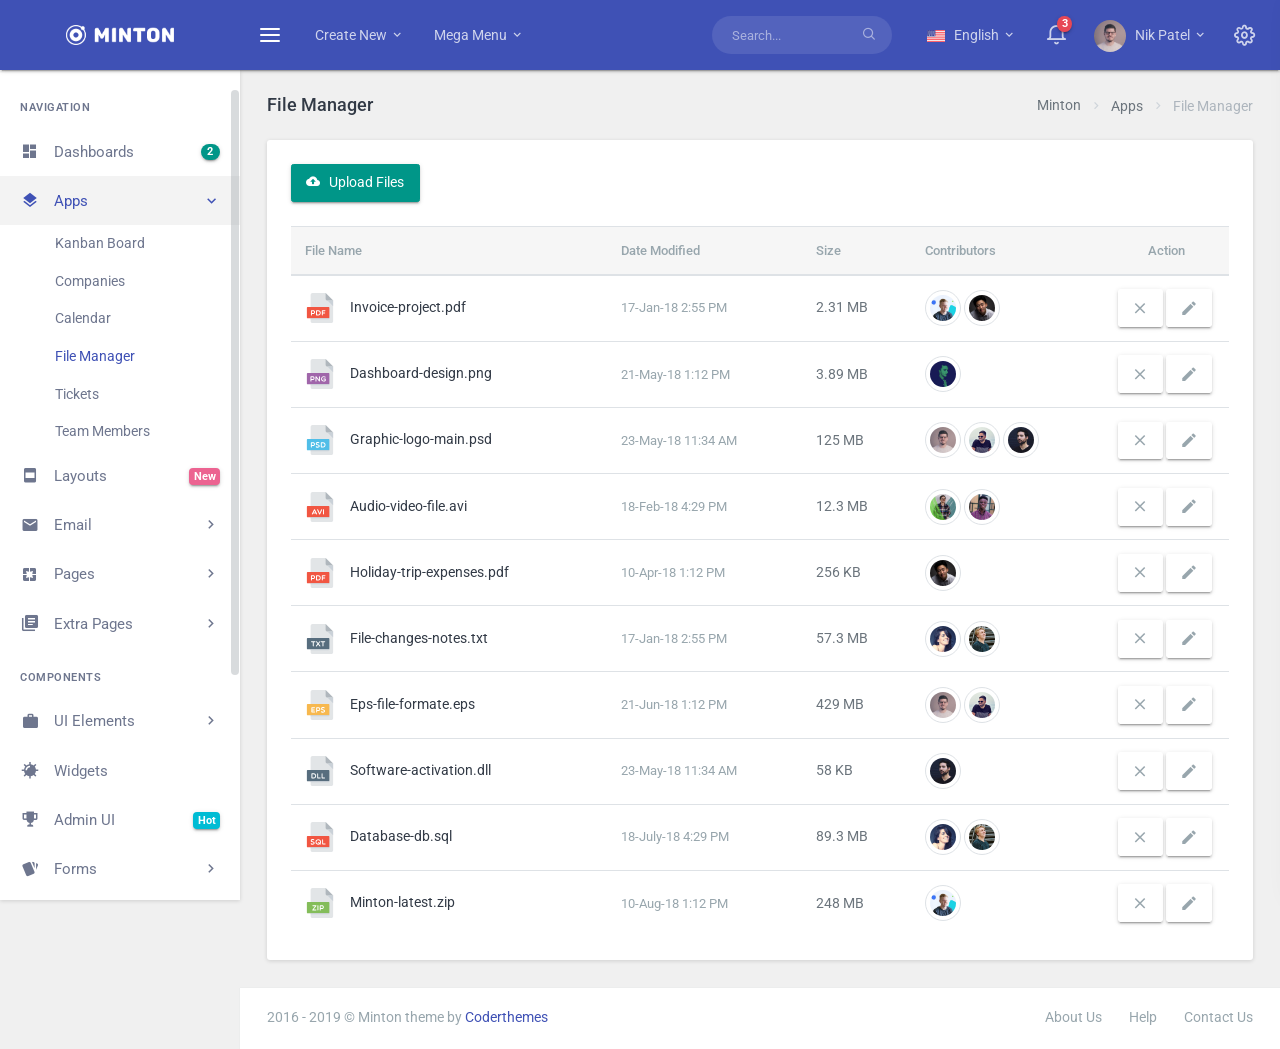
<file: apps-filemanager.html>
<!DOCTYPE html>
<html lang="en">
    <head>
        <meta charset="utf-8" />
        <title>Minton - Responsive Admin Dashboard Template</title>
        <meta name="viewport" content="width=device-width, initial-scale=1.0">
        <meta content="A fully featured admin theme which can be used to build CRM, CMS, etc." name="description" />
        <meta content="Coderthemes" name="author" />
        <meta http-equiv="X-UA-Compatible" content="IE=edge" />
        <!-- App favicon -->
        <link rel="shortcut icon" href="assets/images/favicon.ico">

        <!-- App css -->
        <link href="assets/css/bootstrap.min.css" rel="stylesheet" type="text/css" />
        <link href="assets/css/icons.min.css" rel="stylesheet" type="text/css" />
        <link href="assets/css/app.min.css" rel="stylesheet" type="text/css" />

    </head>

    <body>

        <!-- Begin page -->
        <div id="wrapper">

            <!-- Topbar Start -->
            <div class="navbar-custom">
                <ul class="list-unstyled topnav-menu float-right mb-0">

                    <li class="d-none d-sm-block">
                        <form class="app-search">
                            <div class="app-search-box">
                                <div class="input-group">
                                    <input type="text" class="form-control" placeholder="Search...">
                                    <div class="input-group-append">
                                        <button class="btn" type="submit">
                                            <i class="fe-search"></i>
                                        </button>
                                    </div>
                                </div>
                            </div>
                        </form>
                    </li>

                    <li class="dropdown d-none d-lg-block">
                        <a class="nav-link dropdown-toggle mr-0 waves-effect waves-light" data-toggle="dropdown" href="#" role="button" aria-haspopup="false" aria-expanded="false">
                            <img src="assets/images/flags/us.jpg" alt="user-image" class="mr-1" height="12"> <span class="align-middle">English <i class="mdi mdi-chevron-down"></i> </span>
                        </a>
                        <div class="dropdown-menu dropdown-menu-right">
                            <!-- item-->
                            <a href="javascript:void(0);" class="dropdown-item notify-item">
                                <img src="assets/images/flags/germany.jpg" alt="user-image" class="mr-1" height="12"> <span class="align-middle">German</span>
                            </a>

                            <!-- item-->
                            <a href="javascript:void(0);" class="dropdown-item notify-item">
                                <img src="assets/images/flags/italy.jpg" alt="user-image" class="mr-1" height="12"> <span class="align-middle">Italian</span>
                            </a>

                            <!-- item-->
                            <a href="javascript:void(0);" class="dropdown-item notify-item">
                                <img src="assets/images/flags/spain.jpg" alt="user-image" class="mr-1" height="12"> <span class="align-middle">Spanish</span>
                            </a>

                            <!-- item-->
                            <a href="javascript:void(0);" class="dropdown-item notify-item">
                                <img src="assets/images/flags/russia.jpg" alt="user-image" class="mr-1" height="12"> <span class="align-middle">Russian</span>
                            </a>

                        </div>
                    </li>
        
                    <li class="dropdown notification-list">
                        <a class="nav-link dropdown-toggle  waves-effect waves-light" data-toggle="dropdown" href="#" role="button" aria-haspopup="false" aria-expanded="false">
                            <i class="fe-bell noti-icon"></i>
                            <span class="badge badge-danger rounded-circle noti-icon-badge">3</span>
                        </a>
                        <div class="dropdown-menu dropdown-menu-right dropdown-lg">

                            <!-- item-->
                            <div class="dropdown-item noti-title">
                                <h5 class="m-0">
                                    <span class="float-right">
                                        <a href="" class="text-dark">
                                            <small>Clear All</small>
                                        </a>
                                    </span>Notification
                                </h5>
                            </div>

                            <div class="slimscroll noti-scroll">

                                <!-- item-->
                                <a href="javascript:void(0);" class="dropdown-item notify-item active">
                                    <div class="notify-icon bg-soft-primary text-primary">
                                        <i class="mdi mdi-comment-account-outline"></i>
                                    </div>
                                    <p class="notify-details">Doug Dukes commented on Admin Dashboard
                                        <small class="text-muted">1 min ago</small>
                                    </p>
                                </a>

                                <!-- item-->
                                <a href="javascript:void(0);" class="dropdown-item notify-item">
                                    <div class="notify-icon">
                                        <img src="assets/images/users/avatar-2.jpg" class="img-fluid rounded-circle" alt="" /> </div>
                                    <p class="notify-details">Mario Drummond</p>
                                    <p class="text-muted mb-0 user-msg">
                                        <small>Hi, How are you? What about our next meeting</small>
                                    </p>
                                </a>

                                <!-- item-->
                                <a href="javascript:void(0);" class="dropdown-item notify-item">
                                    <div class="notify-icon">
                                        <img src="assets/images/users/avatar-4.jpg" class="img-fluid rounded-circle" alt="" /> </div>
                                    <p class="notify-details">Karen Robinson</p>
                                    <p class="text-muted mb-0 user-msg">
                                        <small>Wow ! this admin looks good and awesome design</small>
                                    </p>
                                </a>

                                <!-- item-->
                                <a href="javascript:void(0);" class="dropdown-item notify-item">
                                    <div class="notify-icon bg-soft-warning text-warning">
                                        <i class="mdi mdi-account-plus"></i>
                                    </div>
                                    <p class="notify-details">New user registered.
                                        <small class="text-muted">5 hours ago</small>
                                    </p>
                                </a>

                                <!-- item-->
                                <a href="javascript:void(0);" class="dropdown-item notify-item">
                                    <div class="notify-icon bg-info">
                                        <i class="mdi mdi-comment-account-outline"></i>
                                    </div>
                                    <p class="notify-details">Caleb Flakelar commented on Admin
                                        <small class="text-muted">4 days ago</small>
                                    </p>
                                </a>

                                <!-- item-->
                                <a href="javascript:void(0);" class="dropdown-item notify-item">
                                    <div class="notify-icon bg-secondary">
                                        <i class="mdi mdi-heart"></i>
                                    </div>
                                    <p class="notify-details">Carlos Crouch liked
                                        <b>Admin</b>
                                        <small class="text-muted">13 days ago</small>
                                    </p>
                                </a>
                            </div>

                            <!-- All-->
                            <a href="javascript:void(0);" class="dropdown-item text-center text-primary notify-item notify-all">
                                View all
                                <i class="fi-arrow-right"></i>
                            </a>

                        </div>
                    </li>

                    <li class="dropdown notification-list">
                        <a class="nav-link dropdown-toggle nav-user mr-0 waves-effect waves-light" data-toggle="dropdown" href="#" role="button" aria-haspopup="false" aria-expanded="false">
                            <img src="assets/images/users/avatar-1.jpg" alt="user-image" class="rounded-circle">
                            <span class="pro-user-name ml-1">
                                Nik Patel <i class="mdi mdi-chevron-down"></i> 
                            </span>
                        </a>
                        <div class="dropdown-menu dropdown-menu-right profile-dropdown ">
                            <!-- item-->
                            <div class="dropdown-header noti-title">
                                <h6 class="text-overflow m-0">Welcome !</h6>
                            </div>

                            <!-- item-->
                            <a href="javascript:void(0);" class="dropdown-item notify-item">
                                <i class="mdi mdi-account-circle"></i>
                                <span>My Account</span>
                            </a>

                            <!-- item-->
                            <a href="javascript:void(0);" class="dropdown-item notify-item">
                                <i class="mdi mdi-settings"></i>
                                <span>Settings</span>
                            </a>

                            <!-- item-->
                            <a href="javascript:void(0);" class="dropdown-item notify-item">
                                <i class="mdi mdi-wallet"></i>
                                <span>My Wallet <span class="badge badge-success float-right">3</span> </span>
                            </a>

                            <!-- item-->
                            <a href="javascript:void(0);" class="dropdown-item notify-item">
                                <i class="mdi mdi-lock"></i>
                                <span>Lock Screen</span>
                            </a>

                            <div class="dropdown-divider"></div>

                            <!-- item-->
                            <a href="javascript:void(0);" class="dropdown-item notify-item">
                                <i class="mdi mdi-logout"></i>
                                <span>Logout</span>
                            </a>

                        </div>
                    </li>
        

                    <li class="dropdown notification-list">
                        <a href="javascript:void(0);" class="nav-link right-bar-toggle waves-effect waves-light">
                            <i class="fe-settings noti-icon"></i>
                        </a>
                    </li>


                </ul>

                <!-- LOGO -->
                <div class="logo-box">
                    <a href="index.html" class="logo text-center">
                        <span class="logo-lg">
                            <img src="assets/images/logo-light.png" alt="" height="20">
                            <!-- <span class="logo-lg-text-light">Xeria</span> -->
                        </span>
                        <span class="logo-sm">
                            <!-- <span class="logo-sm-text-dark">X</span> -->
                            <img src="assets/images/logo-sm.png" alt="" height="24">
                        </span>
                    </a>
                </div>

                <ul class="list-unstyled topnav-menu topnav-menu-left m-0">
                    <li>
                        <button class="button-menu-mobile waves-effect waves-light">
                            <i class="fe-menu"></i>
                        </button>
                    </li>
        
                    <li class="dropdown d-none d-lg-block">
                        <a class="nav-link dropdown-toggle waves-effect waves-light" data-toggle="dropdown" href="#" role="button" aria-haspopup="false" aria-expanded="false">
                            Create New
                            <i class="mdi mdi-chevron-down"></i> 
                        </a>
                        <div class="dropdown-menu">
                            <!-- item-->
                            <a href="javascript:void(0);" class="dropdown-item">
                                <i class="fe-briefcase mr-1"></i>
                                <span>New Projects</span>
                            </a>

                            <!-- item-->
                            <a href="javascript:void(0);" class="dropdown-item">
                                <i class="fe-user mr-1"></i>
                                <span>Create Users</span>
                            </a>

                            <!-- item-->
                            <a href="javascript:void(0);" class="dropdown-item">
                                <i class="fe-bar-chart-line- mr-1"></i>
                                <span>Revenue Report</span>
                            </a>

                            <!-- item-->
                            <a href="javascript:void(0);" class="dropdown-item">
                                <i class="fe-settings mr-1"></i>
                                <span>Settings</span>
                            </a>

                            <div class="dropdown-divider"></div>

                            <!-- item-->
                            <a href="javascript:void(0);" class="dropdown-item">
                                <i class="fe-headphones mr-1"></i>
                                <span>Help & Support</span>
                            </a>

                        </div>
                    </li>

                    <li class="dropdown dropdown-mega d-none d-lg-block">
                        <a class="nav-link dropdown-toggle waves-effect waves-light" data-toggle="dropdown" href="#" role="button" aria-haspopup="false" aria-expanded="false">
                            Mega Menu
                            <i class="mdi mdi-chevron-down"></i> 
                        </a>
                        <div class="dropdown-menu dropdown-megamenu">
                            <div class="row">
                                <div class="col-sm-8">
                        
                                    <div class="row">
                                        <div class="col-md-4">
                                            <h5 class="text-dark mt-0">UI Components</h5>
                                            <ul class="list-unstyled megamenu-list">
                                                <li>
                                                    <a href="javascript:void(0);">Widgets</a>
                                                </li>
                                                <li>
                                                    <a href="javascript:void(0);">Nestable List</a>
                                                </li>
                                                <li>
                                                    <a href="javascript:void(0);">Range Sliders</a>
                                                </li>
                                                <li>
                                                    <a href="javascript:void(0);">Masonry Items</a>
                                                </li>
                                                <li>
                                                    <a href="javascript:void(0);">Sweet Alerts</a>
                                                </li>
                                                <li>
                                                    <a href="javascript:void(0);">Treeview Page</a>
                                                </li>
                                                <li>
                                                    <a href="javascript:void(0);">Tour Page</a>
                                                </li>
                                            </ul>
                                        </div>

                                        <div class="col-md-4">
                                            <h5 class="text-dark mt-0">Applications</h5>
                                            <ul class="list-unstyled megamenu-list">
                                                <li>
                                                    <a href="javascript:void(0);">eCommerce Pages</a>
                                                </li>
                                                <li>
                                                    <a href="javascript:void(0);">CRM Pages</a>
                                                </li>
                                                <li>
                                                    <a href="javascript:void(0);">Email</a>
                                                </li>
                                                <li>
                                                    <a href="javascript:void(0);">Calendar</a>
                                                </li>
                                                <li>
                                                    <a href="javascript:void(0);">Team Contacts</a>
                                                </li>
                                                <li>
                                                    <a href="javascript:void(0);">Task Board</a>
                                                </li>
                                                <li>
                                                    <a href="javascript:void(0);">Email Templates</a>
                                                </li>
                                            </ul>
                                        </div>

                                        <div class="col-md-4">
                                            <h5 class="text-dark mt-0">Extra Pages</h5>
                                            <ul class="list-unstyled megamenu-list">
                                                <li>
                                                    <a href="javascript:void(0);">Left Sidebar with User</a>
                                                </li>
                                                <li>
                                                    <a href="javascript:void(0);">Menu Collapsed</a>
                                                </li>
                                                <li>
                                                    <a href="javascript:void(0);">Small Left Sidebar</a>
                                                </li>
                                                <li>
                                                    <a href="javascript:void(0);">New Header Style</a>
                                                </li>
                                                <li>
                                                    <a href="javascript:void(0);">Search Result</a>
                                                </li>
                                                <li>
                                                    <a href="javascript:void(0);">Gallery Pages</a>
                                                </li>
                                                <li>
                                                    <a href="javascript:void(0);">Maintenance & Coming Soon</a>
                                                </li>
                                            </ul>
                                        </div>
                                    </div>
                                </div>
                                <div class="col-sm-4">
                                    <div class="text-center mt-3">
                                        <h3 class="text-dark">Special Discount Sale!</h3>
                                        <h4>Save up to 70% off.</h4>
                                        <button class="btn btn-primary mt-3">Download Now <i class="ml-1 mdi mdi-arrow-right"></i></button>
                                    </div>
                                </div>
                            </div>

                        </div>
                    </li>
                </ul>
            </div>
            <!-- end Topbar -->

            <!-- ========== Left Sidebar Start ========== -->
            <div class="left-side-menu">

                <div class="slimscroll-menu">

                    <!--- Sidemenu -->
                    <div id="sidebar-menu">

                        <ul class="metismenu" id="side-menu">

                            <li class="menu-title">Navigation</li>

                            <li>
                                <a href="javascript: void(0);" class="waves-effect">
                                    <i class="mdi mdi-view-dashboard"></i>
                                    <span class="badge badge-success badge-pill float-right">2</span>
                                    <span> Dashboards </span>
                                </a>
                                <ul class="nav-second-level" aria-expanded="false">
                                    <li>
                                        <a href="index.html">Dashboard 1</a>
                                    </li>
                                    <li>
                                        <a href="dashboard-2.html">Dashboard 2</a>
                                    </li>
                                </ul>
                            </li>

                            <li>
                                <a href="javascript: void(0);" class="waves-effect">
                                    <i class="mdi mdi-layers"></i>
                                    <span> Apps </span>
                                    <span class="menu-arrow"></span>
                                </a>
                                <ul class="nav-second-level" aria-expanded="false">
                                    <li>
                                        <a href="apps-kanbanboard.html">Kanban Board</a>
                                    </li>
                                    <li>
                                        <a href="apps-companies.html">Companies</a>
                                    </li>
                                    <li>
                                        <a href="apps-calendar.html">Calendar</a>
                                    </li>
                                    <li>
                                        <a href="apps-filemanager.html">File Manager</a>
                                    </li>
                                    <li>
                                        <a href="apps-tickets.html">Tickets</a>
                                    </li>
                                    <li>
                                        <a href="apps-team.html">Team Members</a>
                                    </li>
                                </ul>
                            </li>

                            <li>
                                <a href="javascript: void(0);" class="waves-effect">
                                    <i class="mdi mdi-page-layout-body"></i>
                                    <span class="badge badge-pink float-right">New</span>
                                    <span> Layouts </span>
                                </a>
                                <ul class="nav-second-level" aria-expanded="false">
                                    <li>
                                        <a href="layouts-sidebar-sm.html">Small Sidebar</a>
                                    </li>
                                    <li>
                                        <a href="layouts-dark-sidebar.html">Dark Sidebar</a>
                                    </li>
                                    <li>
                                        <a href="layouts-light-topbar.html">Light Topbar</a>
                                    </li>
                                    <li>
                                        <a href="layouts-preloader.html">Preloader</a>
                                    </li>
                                    <li>
                                        <a href="layouts-sidebar-collapsed.html">Sidebar Collapsed</a>
                                    </li>
                                    <li>
                                        <a href="layouts-boxed.html">Boxed</a>
                                    </li>
                                </ul>
                            </li>
                
                            <li>
                                <a href="javascript: void(0);" class="waves-effect">
                                    <i class="mdi mdi-email"></i>
                                    <span> Email </span>
                                    <span class="menu-arrow"></span>
                                </a>
                                <ul class="nav-second-level" aria-expanded="false">
                                    <li>
                                        <a href="email-inbox.html">Inbox</a>
                                    </li>
                                    <li>
                                        <a href="email-read.html">Read Email</a>
                                    </li>
                                    <li>
                                        <a href="email-compose.html">Compose Email</a>
                                    </li>
                                    <li>
                                        <a href="email-templates.html">Email Templates</a>
                                    </li>
                                </ul>
                            </li>

                            <li>
                                <a href="javascript: void(0);" class="waves-effect">
                                    <i class="mdi mdi-google-pages"></i>
                                    <span> Pages </span>
                                    <span class="menu-arrow"></span>
                                </a>
                                <ul class="nav-second-level" aria-expanded="false">
                                    <li>
                                        <a href="pages-starter.html">Starter</a>
                                    </li>
                                    <li>
                                        <a href="pages-login.html">Log In</a>
                                    </li>
                                    <li>
                                        <a href="pages-register.html">Register</a>
                                    </li>
                                    <li>
                                        <a href="pages-recoverpw.html">Recover Password</a>
                                    </li>
                                    <li>
                                        <a href="pages-lock-screen.html">Lock Screen</a>
                                    </li>
                                    <li>
                                        <a href="pages-logout.html">Logout</a>
                                    </li>
                                    <li>
                                        <a href="pages-confirm-mail.html">Confirm Mail</a>
                                    </li>
                                    <li>
                                        <a href="pages-404.html">Error 404</a>
                                    </li>
                                    <li>
                                        <a href="pages-404-alt.html">Error 404-alt</a>
                                    </li>
                                    <li>
                                        <a href="pages-500.html">Error 500</a>
                                    </li>
                                </ul>
                            </li>

                            <li>
                                <a href="javascript: void(0);" class="waves-effect">
                                    <i class="mdi mdi-file-document-box-multiple"></i>
                                    <span> Extra Pages </span>
                                    <span class="menu-arrow"></span>
                                </a>
                                <ul class="nav-second-level" aria-expanded="false">
                                    <li>
                                        <a href="extras-profile.html">Profile</a>
                                    </li>
                                    <li>
                                        <a href="extras-timeline.html">Timeline</a>
                                    </li>
                                    <li>
                                        <a href="extras-invoice.html">Invoice</a>
                                    </li>
                                    <li>
                                        <a href="extras-faqs.html">FAQs</a>
                                    </li>
                                    <li>
                                        <a href="extras-tour.html">Tour Page</a>
                                    </li>
                                    <li>
                                        <a href="extras-pricing.html">Pricing</a>
                                    </li>
                                    <li>
                                        <a href="extras-maintenance.html">Maintenance</a>
                                    </li>
                                    <li>
                                        <a href="extras-coming-soon.html">Coming Soon</a>
                                    </li>
                                    <li>
                                        <a href="extras-gallery.html">Gallery</a>
                                    </li>
                                </ul>
                            </li>

                            <li class="menu-title mt-2">Components</li>

                            <li>
                                <a href="javascript: void(0);" class="waves-effect">
                                    <i class="mdi mdi-briefcase"></i>
                                    <span> UI Elements </span>
                                    <span class="menu-arrow"></span>
                                </a>
                                <ul class="nav-second-level" aria-expanded="false">
                                    <li>
                                        <a href="ui-buttons.html">Buttons</a>
                                    </li>
                                    <li>
                                        <a href="ui-cards.html">Cards</a>
                                    </li>
                                    <li>
                                        <a href="ui-portlets.html">Portlets</a>
                                    </li>
                                    <li>
                                        <a href="ui-tabs-accordions.html">Tabs & Accordions</a>
                                    </li>
                                    <li>
                                        <a href="ui-modals.html">Modals</a>
                                    </li>
                                    <li>
                                        <a href="ui-progress.html">Progress</a>
                                    </li>
                                    <li>
                                        <a href="ui-notifications.html">Notifications</a>
                                    </li>
                                    <li>
                                        <a href="ui-ribbons.html">Ribbons</a>
                                    </li>
                                    <li>
                                        <a href="ui-spinners.html">Spinners</a>
                                    </li>
                                    <li>
                                        <a href="ui-general.html">General UI</a>
                                    </li>
                                    <li>
                                        <a href="ui-typography.html">Typography</a>
                                    </li>
                                    <li>
                                        <a href="ui-grid.html">Grid</a>
                                    </li>
                                </ul>
                            </li>

                            <li>
                                <a href="widgets.html" class="waves-effect">
                                    <i class="mdi mdi-mine"></i>
                                    <span> Widgets </span>
                                </a>
                            </li>

                            <li>
                                <a href="javascript: void(0);" class="waves-effect">
                                    <i class="mdi mdi-trophy-variant"></i>
                                    <span class="badge badge-info float-right">Hot</span>
                                    <span> Admin UI </span>
                                </a>
                                <ul class="nav-second-level" aria-expanded="false">
                                    <li>
                                        <a href="admin-sweet-alert.html">Sweet Alert</a>
                                    </li>
                                    <li>
                                        <a href="admin-nestable.html">Nestable List</a>
                                    </li>
                                    <li>
                                        <a href="admin-treeview.html">Treeview</a>
                                    </li>
                                    <li>
                                        <a href="admin-range-slider.html">Range Slider</a>
                                    </li>
                                    <li>
                                        <a href="admin-carousel.html">Carousel</a>
                                    </li>
                                </ul>
                            </li>

                            <li>
                                <a href="javascript: void(0);" class="waves-effect">
                                    <i class="mdi mdi-cards"></i>
                                    <span> Forms </span>
                                    <span class="menu-arrow"></span>
                                </a>
                                <ul class="nav-second-level" aria-expanded="false">
                                    <li>
                                        <a href="forms-elements.html">General Elements</a>
                                    </li>
                                    <li>
                                        <a href="forms-advanced.html">Advanced</a>
                                    </li>
                                    <li>
                                        <a href="forms-validation.html">Validation</a>
                                    </li>
                                    <li>
                                        <a href="forms-pickers.html">Pickers</a>
                                    </li>
                                    <li>
                                        <a href="forms-wizard.html">Wizard</a>
                                    </li>
                                    <li>
                                        <a href="forms-summernote.html">Summernote</a>
                                    </li>
                                    <li>
                                        <a href="forms-quilljs.html">Quilljs Editor</a>
                                    </li>
                                    <li>
                                        <a href="forms-file-uploads.html">File Uploads</a>
                                    </li>
                                    <li>
                                        <a href="forms-x-editable.html">X Editable</a>
                                    </li>
                                </ul>
                            </li>

                            <li>
                                <a href="javascript: void(0);" class="waves-effect">
                                    <i class="mdi mdi-table"></i>
                                    <span> Tables </span>
                                    <span class="menu-arrow"></span>
                                </a>
                                <ul class="nav-second-level" aria-expanded="false">
                                    <li>
                                        <a href="tables-basic.html">Basic Tables</a>
                                    </li>
                                    <li>
                                        <a href="tables-datatables.html">Data Tables</a>
                                    </li>
                                    <li>
                                        <a href="tables-editable.html">Editable Tables</a>
                                    </li>
                                    <li>
                                        <a href="tables-tablesaw.html">Tablesaw Tables</a>
                                    </li>
                                    <li>
                                        <a href="tables-responsive.html">Responsive Tables</a>
                                    </li>
                                    <li>
                                        <a href="tables-footables.html">FooTables</a>
                                    </li>
                                </ul>
                            </li>

                            <li>
                                <a href="javascript: void(0);" class="waves-effect">
                                    <i class="mdi mdi-chart-arc"></i>
                                    <span> Charts </span>
                                    <span class="menu-arrow"></span>
                                </a>
                                <ul class="nav-second-level" aria-expanded="false">
                                    <li>
                                        <a href="charts-flot.html">Flot Charts</a>
                                    </li>
                                    <li>
                                        <a href="charts-apex.html">Apex Charts</a>
                                    </li>
                                    <li>
                                        <a href="charts-morris.html">Morris Charts</a>
                                    </li>
                                    <li>
                                        <a href="charts-chartjs.html">Chartjs Charts</a>
                                    </li>
                                    <li>
                                        <a href="charts-c3.html">C3 Charts</a>
                                    </li>
                                    <li>
                                        <a href="charts-peity.html">Peity Charts</a>
                                    </li>
                                    <li>
                                        <a href="charts-chartist.html">Chartist Charts</a>
                                    </li>
                                    <li>
                                        <a href="charts-sparklines.html">Sparklines Charts</a>
                                    </li>
                                    <li>
                                        <a href="charts-knob.html">Jquery Knob Charts</a>
                                    </li>
                                </ul>
                            </li>

                            <li>
                                <a href="javascript: void(0);" class="waves-effect">
                                    <i class="mdi mdi-parachute"></i>
                                    <span> Icons </span>
                                    <span class="menu-arrow"></span>
                                </a>
                                <ul class="nav-second-level" aria-expanded="false">
                                    <li>
                                        <a href="icons-remix.html">Remix Icons</a>
                                    </li>
                                    <li>
                                        <a href="icons-feather.html">Feather Icons</a>
                                    </li>
                                    <li>
                                        <a href="icons-mdi.html">Material Design Icons</a>
                                    </li>
                                    <li>
                                        <a href="icons-font-awesome.html">Font Awesome</a>
                                    </li>
                                    <li>
                                        <a href="icons-themify.html">Themify</a>
                                    </li>
                                    <li>
                                        <a href="icons-weather.html">Weather</a>
                                    </li>
                                </ul>
                            </li>

                            <li>
                                <a href="javascript: void(0);" class="waves-effect">
                                    <i class="mdi mdi-map"></i>
                                    <span> Maps </span>
                                    <span class="menu-arrow"></span>
                                </a>
                                <ul class="nav-second-level" aria-expanded="false">
                                    <li>
                                        <a href="maps-google.html">Google Maps</a>
                                    </li>
                                    <li>
                                        <a href="maps-vector.html">Vector Maps</a>
                                    </li>
                                    <li>
                                        <a href="maps-mapael.html">Mapael Maps</a>
                                    </li>
                                </ul>
                            </li>

                            <li>
                                <a href="javascript: void(0);" class="waves-effect">
                                    <i class="mdi mdi-share-variant"></i>
                                    <span> Multi Level </span>
                                    <span class="menu-arrow"></span>
                                </a>
                                <ul class="nav-second-level nav" aria-expanded="false">
                                    <li>
                                        <a href="javascript: void(0);">Level 1.1</a>
                                    </li>
                                    <li>
                                        <a href="javascript: void(0);" aria-expanded="false">Level 1.2
                                            <span class="menu-arrow"></span>
                                        </a>
                                        <ul class="nav-third-level nav" aria-expanded="false">
                                            <li>
                                                <a href="javascript: void(0);">Level 2.1</a>
                                            </li>
                                            <li>
                                                <a href="javascript: void(0);">Level 2.2</a>
                                            </li>
                                        </ul>
                                    </li>
                                </ul>
                            </li>
                        </ul>

                    </div>
                    <!-- End Sidebar -->

                    <div class="clearfix"></div>

                </div>
                <!-- Sidebar -left -->

            </div>
            <!-- Left Sidebar End -->

            <!-- ============================================================== -->
            <!-- Start Page Content here -->
            <!-- ============================================================== -->

            <div class="content-page">
                <div class="content">

                    <!-- Start Content-->
                    <div class="container-fluid">
                        
                        <!-- start page title -->
                        <div class="row">
                            <div class="col-12">
                                <div class="page-title-box">
                                    <div class="page-title-right">
                                        <ol class="breadcrumb m-0">
                                            <li class="breadcrumb-item"><a href="javascript: void(0);">Minton</a></li>
                                            <li class="breadcrumb-item"><a href="javascript: void(0);">Apps</a></li>
                                            <li class="breadcrumb-item active">File Manager</li>
                                        </ol>
                                    </div>
                                    <h4 class="page-title">File Manager</h4>
                                </div>
                            </div>
                        </div>     
                        <!-- end page title --> 

                        <div class="row">
                            <div class="col-12">
                                <div class="card-box">
                                    <div class="fileupload btn btn-success waves-effect waves-light mb-3">
                                        <span><i class="mdi mdi-cloud-upload mr-1"></i> Upload Files</span>
                                        <input type="file" class="upload">
                                    </div>
                                    <div class="table-responsive">
                                        <table class="table table-centered mb-0">
                                            <thead class="font-13 bg-light text-muted">
                                                <tr>
                                                    <th class="font-weight-medium">File Name</th>
                                                    <th class="font-weight-medium">Date Modified</th>
                                                    <th class="font-weight-medium">Size</th>
                                                    <th class="font-weight-medium">Contributors</th>
                                                    <th class="font-weight-medium text-center" style="width: 125px;">Action</th>
                                                </tr>
                                            </thead>
                                            <tbody>
                                                <tr>
                                                    <td>
                                                        <img src="assets/images/file-icons/pdf.svg" height="30" alt="icon" class="mr-2">
                                                        <a href="javascript:void(0);" class="text-dark">Invoice-project.pdf</a>
                                                    </td>
                                                    <td class="text-muted font-13">17-Jan-18 2:55 PM</td>
                                                    <td>2.31 MB</td>
                                                    <td>
                                                        <img src="assets/images/users/avatar-4.jpg" alt="task-user" class="avatar-sm img-thumbnail rounded-circle"> 
                                                        <img src="assets/images/users/avatar-6.jpg" alt="task-user" class="avatar-sm img-thumbnail rounded-circle"> 
                                                    </td>
                                                    <td>
                                                        <a href="javascript:void(0);" class="btn btn-link font-18 text-muted btn-sm">
                                                            <i class="mdi mdi-close"></i>
                                                        </a>
                                                        <a href="javascript:void(0);" class="btn btn-link font-18 text-muted btn-sm">
                                                            <i class="mdi mdi-pencil"></i>
                                                        </a>
                                                    </td>
                                                </tr>
                                                <tr>
                                                    <td>
                                                        <img src="assets/images/file-icons/png.svg" height="30" alt="icon" class="mr-2">
                                                        <a href="javascript:void(0);" class="text-dark">Dashboard-design.png</a>
                                                    </td>
                                                    <td class="text-muted font-13">21-May-18 1:12 PM</td>
                                                    <td>3.89 MB</td>
                                                    <td>
                                                        <img src="assets/images/users/avatar-5.jpg" alt="task-user" class="avatar-sm img-thumbnail rounded-circle"> 
                                                    </td>
                                                    <td>
                                                        <a href="javascript:void(0);" class="btn btn-link font-18 text-muted btn-sm">
                                                            <i class="mdi mdi-close"></i>
                                                        </a>
                                                        <a href="javascript:void(0);" class="btn btn-link font-18 text-muted btn-sm">
                                                            <i class="mdi mdi-pencil"></i>
                                                        </a>
                                                    </td>
                                                </tr>
                                                <tr>
                                                    <td>
                                                        <img src="assets/images/file-icons/psd.svg" height="30" alt="icon" class="mr-2">
                                                        <a href="javascript:void(0);" class="text-dark">Graphic-logo-main.psd</a>
                                                    </td>
                                                    <td class="text-muted font-13">23-May-18 11:34 AM</td>
                                                    <td>125 MB</td>
                                                    <td>
                                                        <img src="assets/images/users/avatar-1.jpg" alt="task-user" class="avatar-sm img-thumbnail rounded-circle"> 
                                                        <img src="assets/images/users/avatar-2.jpg" alt="task-user" class="avatar-sm img-thumbnail rounded-circle"> 
                                                        <img src="assets/images/users/avatar-3.jpg" alt="task-user" class="avatar-sm img-thumbnail rounded-circle"> 
                                                    </td>
                                                    <td>
                                                        <a href="javascript:void(0);" class="btn btn-link font-18 text-muted btn-sm">
                                                            <i class="mdi mdi-close"></i>
                                                        </a>
                                                        <a href="javascript:void(0);" class="btn btn-link font-18 text-muted btn-sm">
                                                            <i class="mdi mdi-pencil"></i>
                                                        </a>
                                                    </td>
                                                </tr>
                                                <tr>
                                                    <td>
                                                        <img src="assets/images/file-icons/avi.svg" height="30" alt="icon" class="mr-2">
                                                        <a href="javascript:void(0);" class="text-dark">Audio-video-file.avi</a>
                                                    </td>
                                                    <td class="text-muted font-13">18-Feb-18 4:29 PM</td>
                                                    <td>12.3 MB</td>
                                                    <td>
                                                        <img src="assets/images/users/avatar-7.jpg" alt="task-user" class="avatar-sm img-thumbnail rounded-circle"> 
                                                        <img src="assets/images/users/avatar-8.jpg" alt="task-user" class="avatar-sm img-thumbnail rounded-circle"> 
                                                    </td>
                                                    <td>
                                                        <a href="javascript:void(0);" class="btn btn-link font-18 text-muted btn-sm">
                                                            <i class="mdi mdi-close"></i>
                                                        </a>
                                                        <a href="javascript:void(0);" class="btn btn-link font-18 text-muted btn-sm">
                                                            <i class="mdi mdi-pencil"></i>
                                                        </a>
                                                    </td>
                                                </tr>

                                                <tr>
                                                    <td>
                                                        <img src="assets/images/file-icons/pdf.svg" height="30" alt="icon" class="mr-2">
                                                        <a href="javascript:void(0);" class="text-dark">Holiday-trip-expenses.pdf</a>
                                                    </td>
                                                    <td class="text-muted font-13">10-Apr-18 1:12 PM</td>
                                                    <td>256 KB</td>
                                                    <td>
                                                        <img src="assets/images/users/avatar-6.jpg" alt="task-user" class="avatar-sm img-thumbnail rounded-circle"> 
                                                    </td>
                                                    <td>
                                                        <a href="javascript:void(0);" class="btn btn-link font-18 text-muted btn-sm">
                                                            <i class="mdi mdi-close"></i>
                                                        </a>
                                                        <a href="javascript:void(0);" class="btn btn-link font-18 text-muted btn-sm">
                                                            <i class="mdi mdi-pencil"></i>
                                                        </a>
                                                    </td>
                                                </tr>
                                                <tr>
                                                    <td>
                                                        <img src="assets/images/file-icons/txt.svg" height="30" alt="icon" class="mr-2">
                                                        <a href="javascript:void(0);" class="text-dark">File-changes-notes.txt</a>
                                                    </td>
                                                    <td class="text-muted font-13">17-Jan-18 2:55 PM</td>
                                                    <td>57.3 MB</td>
                                                    <td>
                                                        <img src="assets/images/users/avatar-9.jpg" alt="task-user" class="avatar-sm img-thumbnail rounded-circle"> 
                                                        <img src="assets/images/users/avatar-10.jpg" alt="task-user" class="avatar-sm img-thumbnail rounded-circle"> 
                                                    </td>
                                                    <td>
                                                        <a href="javascript:void(0);" class="btn btn-link font-18 text-muted btn-sm">
                                                            <i class="mdi mdi-close"></i>
                                                        </a>
                                                        <a href="javascript:void(0);" class="btn btn-link font-18 text-muted btn-sm">
                                                            <i class="mdi mdi-pencil"></i>
                                                        </a>
                                                    </td>
                                                </tr>
                                                <tr>
                                                    <td>
                                                        <img src="assets/images/file-icons/eps.svg" height="30" alt="icon" class="mr-2">
                                                        <a href="javascript:void(0);" class="text-dark">Eps-file-formate.eps</a>
                                                    </td>
                                                    <td class="text-muted font-13">21-Jun-18 1:12 PM</td>
                                                    <td>429 MB</td>
                                                    <td>
                                                        <img src="assets/images/users/avatar-1.jpg" alt="task-user" class="avatar-sm img-thumbnail rounded-circle"> 
                                                        <img src="assets/images/users/avatar-2.jpg" alt="task-user" class="avatar-sm img-thumbnail rounded-circle"> 
                                                    </td>
                                                    <td>
                                                        <a href="javascript:void(0);" class="btn btn-link font-18 text-muted btn-sm">
                                                            <i class="mdi mdi-close"></i>
                                                        </a>
                                                        <a href="javascript:void(0);" class="btn btn-link font-18 text-muted btn-sm">
                                                            <i class="mdi mdi-pencil"></i>
                                                        </a>
                                                    </td>
                                                </tr>
                                                <tr>
                                                    <td>
                                                        <img src="assets/images/file-icons/dll.svg" height="30" alt="icon" class="mr-2">
                                                        <a href="javascript:void(0);" class="text-dark">Software-activation.dll</a>
                                                    </td>
                                                    <td class="text-muted font-13">23-May-18 11:34 AM</td>
                                                    <td>58 KB</td>
                                                    <td>
                                                        <img src="assets/images/users/avatar-3.jpg" alt="task-user" class="avatar-sm img-thumbnail rounded-circle"> 
                                                    </td>
                                                    <td>
                                                        <a href="javascript:void(0);" class="btn btn-link font-18 text-muted btn-sm">
                                                            <i class="mdi mdi-close"></i>
                                                        </a>
                                                        <a href="javascript:void(0);" class="btn btn-link font-18 text-muted btn-sm">
                                                            <i class="mdi mdi-pencil"></i>
                                                        </a>
                                                    </td>
                                                </tr>
                                                <tr>
                                                    <td>
                                                        <img src="assets/images/file-icons/sql.svg" height="30" alt="icon" class="mr-2">
                                                        <a href="javascript:void(0);" class="text-dark">Database-db.sql</a>
                                                    </td>
                                                    <td class="text-muted font-13">18-July-18 4:29 PM</td>
                                                    <td>89.3 MB</td>
                                                    <td>
                                                        <img src="assets/images/users/avatar-9.jpg" alt="task-user" class="avatar-sm img-thumbnail rounded-circle"> 
                                                        <img src="assets/images/users/avatar-10.jpg" alt="task-user" class="avatar-sm img-thumbnail rounded-circle"> 
                                                    </td>
                                                    <td>
                                                        <a href="javascript:void(0);" class="btn btn-link font-18 text-muted btn-sm">
                                                            <i class="mdi mdi-close"></i>
                                                        </a>
                                                        <a href="javascript:void(0);" class="btn btn-link font-18 text-muted btn-sm">
                                                            <i class="mdi mdi-pencil"></i>
                                                        </a>
                                                    </td>
                                                </tr>

                                                <tr>
                                                    <td>
                                                        <img src="assets/images/file-icons/zip.svg" height="30" alt="icon" class="mr-2">
                                                        <a href="javascript:void(0);" class="text-dark">Minton-latest.zip</a>
                                                    </td>
                                                    <td class="text-muted font-13">10-Aug-18 1:12 PM</td>
                                                    <td>248 MB</td>
                                                    <td>
                                                        <img src="assets/images/users/avatar-4.jpg" alt="task-user" class="avatar-sm img-thumbnail rounded-circle">
                                                    </td>
                                                    <td>
                                                        <a href="javascript:void(0);" class="btn btn-link font-18 text-muted btn-sm">
                                                            <i class="mdi mdi-close"></i>
                                                        </a>
                                                        <a href="javascript:void(0);" class="btn btn-link font-18 text-muted btn-sm">
                                                            <i class="mdi mdi-pencil"></i>
                                                        </a>
                                                    </td>
                                                </tr>
                                            </tbody>
                                        </table>
                                    </div>
                                </div>
                            </div> <!-- end col -->
                        </div>
                        <!-- end row -->
                        
                    </div> <!-- container -->

                </div> <!-- content -->

                <!-- Footer Start -->
                <footer class="footer">
                    <div class="container-fluid">
                        <div class="row">
                            <div class="col-md-6">
                               2016 - 2019 &copy; Minton theme by <a href="">Coderthemes</a> 
                            </div>
                            <div class="col-md-6">
                                <div class="text-md-right footer-links d-none d-sm-block">
                                    <a href="javascript:void(0);">About Us</a>
                                    <a href="javascript:void(0);">Help</a>
                                    <a href="javascript:void(0);">Contact Us</a>
                                </div>
                            </div>
                        </div>
                    </div>
                </footer>
                <!-- end Footer -->

            </div>

            <!-- ============================================================== -->
            <!-- End Page content -->
            <!-- ============================================================== -->


        </div>
        <!-- END wrapper -->

        <!-- Right Sidebar -->
        <div class="right-bar">
            <div class="rightbar-title">
                <a href="javascript:void(0);" class="right-bar-toggle float-right">
                    <i class="fe-x noti-icon"></i>
                </a>
                <h4 class="m-0 text-white">Settings</h4>
            </div>
            <div class="slimscroll-menu">
                <!-- User box -->
                <div class="user-box">
                    <div class="user-img">
                        <img src="assets/images/users/avatar-1.jpg" alt="user-img" title="Mat Helme" class="rounded-circle img-fluid">
                        <a href="javascript:void(0);" class="user-edit"><i class="mdi mdi-pencil"></i></a>
                    </div>
            
                    <h5><a href="javascript: void(0);">Nik G. Patel</a> </h5>
                    <p class="text-muted mb-0"><small>Admin Head</small></p>
                </div>

                <ul class="nav nav-pills bg-light nav-justified">
                    <li class="nav-item">
                        <a href="#home1" data-toggle="tab" aria-expanded="false" class="nav-link rounded-0">
                            General
                        </a>
                    </li>
                    <li class="nav-item">
                        <a href="#messages1" data-toggle="tab" aria-expanded="false" class="nav-link rounded-0 active">
                            Chat
                        </a>
                    </li>
                </ul>
                <div class="tab-content pl-3 pr-3">
                    <div class="tab-pane" id="home1">
                        <div class="row mb-2">
                            <div class="col">
                                <h5 class="m-0 font-15">Notifications</h5>
                                <p class="text-muted"><small>Do you need them?</small></p>
                            </div> <!-- end col-->
                            <div class="col-auto">
                                <div class="custom-control custom-switch mb-2">
                                    <input type="checkbox" class="custom-control-input" id="tabswitch1">
                                    <label class="custom-control-label" for="tabswitch1"></label>
                                </div>
                            </div> <!-- end col -->
                        </div>
                        <!-- end row-->

                        <div class="row mb-2">
                            <div class="col">
                                <h5 class="m-0 font-15">API Access</h5>
                                <p class="text-muted"><small>Enable/Disable access</small></p>
                            </div> <!-- end col-->
                            <div class="col-auto">
                                <div class="custom-control custom-switch mb-2">
                                    <input type="checkbox" class="custom-control-input" checked id="tabswitch2">
                                    <label class="custom-control-label" for="tabswitch2"></label>
                                </div>
                            </div> <!-- end col -->
                        </div>
                        <!-- end row-->

                        <div class="row mb-2">
                            <div class="col">
                                <h5 class="m-0 font-15">Auto Updates</h5>
                                <p class="text-muted"><small>Keep up to date</small></p>
                            </div> <!-- end col-->
                            <div class="col-auto">
                                <div class="custom-control custom-switch mb-2">
                                    <input type="checkbox" class="custom-control-input" id="tabswitch3">
                                    <label class="custom-control-label" for="tabswitch3"></label>
                                </div>
                            </div> <!-- end col -->
                        </div>
                        <!-- end row-->

                        <div class="row mb-2">
                            <div class="col">
                                <h5 class="m-0 font-15">Online Status</h5>
                                <p class="text-muted"><small>Show your status to all</small></p>
                            </div> <!-- end col-->
                            <div class="col-auto">
                                <div class="custom-control custom-switch mb-2">
                                    <input type="checkbox" class="custom-control-input" checked id="tabswitch4">
                                    <label class="custom-control-label" for="tabswitch4"></label>
                                </div>
                            </div> <!-- end col -->
                        </div>
                        <!-- end row-->

                        <div class="alert alert-success alert-dismissible fade mt-3 show" role="alert">
                            <button type="button" class="close" data-dismiss="alert" aria-label="Close">
                                <span aria-hidden="true">×</span>
                            </button>
                            <h5>Unlimited Access</h5>
                            Upgrade to plan to get access to unlimited reports
                            <br/>
                            <a href="javascript: void(0);" class="btn btn-outline-success mt-3 btn-sm">Upgrade<i class="ml-1 mdi mdi-arrow-right"></i></a>
                        </div>
                
                    </div>
                    <div class="tab-pane show active" id="messages1">
                        <div>
                            <div class="inbox-widget">
                                <h5 class="mt-0">Recent</h5>
                                <div class="inbox-item">
                                    <div class="inbox-item-img"><img src="assets/images/users/avatar-2.jpg" class="rounded-circle" alt=""> <i class="online user-status"></i></div>
                                    <p class="inbox-item-author"><a href="javascript: void(0);" class="text-dark">Tomaslau</a></p>
                                    <p class="inbox-item-text">I've finished it! See you so...</p>
                                </div>
                                <div class="inbox-item">
                                    <div class="inbox-item-img"><img src="assets/images/users/avatar-3.jpg" class="rounded-circle" alt=""> <i class="away user-status"></i></div>
                                    <p class="inbox-item-author"><a href="javascript: void(0);" class="text-dark">Stillnotdavid</a></p>
                                    <p class="inbox-item-text">This theme is awesome!</p>
                                </div>
                                <div class="inbox-item">
                                    <div class="inbox-item-img"><img src="assets/images/users/avatar-4.jpg" class="rounded-circle" alt=""> <i class="online user-status"></i></div>
                                    <p class="inbox-item-author"><a href="javascript: void(0);" class="text-dark">Kurafire</a></p>
                                    <p class="inbox-item-text">Nice to meet you</p>
                                </div>
        
                                <div class="inbox-item">
                                    <div class="inbox-item-img"><img src="assets/images/users/avatar-5.jpg" class="rounded-circle" alt=""> <i class="busy user-status"></i></div>
                                    <p class="inbox-item-author"><a href="javascript: void(0);" class="text-dark">Shahedk</a></p>
                                    <p class="inbox-item-text">Hey! there I'm available...</p>
                                </div>
                                <div class="inbox-item">
                                    <div class="inbox-item-img"><img src="assets/images/users/avatar-6.jpg" class="rounded-circle" alt=""> <i class="user-status"></i></div>
                                    <p class="inbox-item-author"><a href="javascript: void(0);" class="text-dark">Adhamdannaway</a></p>
                                    <p class="inbox-item-text">This theme is awesome!</p>
                                </div>

                                <hr/>
                                <h5>Favorite <span class="float-right badge badge-pill badge-danger">18</span></h5>
                                <hr/>
                                <div class="inbox-item">
                                    <div class="inbox-item-img"><img src="assets/images/users/avatar-7.jpg" class="rounded-circle" alt=""> <i class="busy user-status"></i></div>
                                    <p class="inbox-item-author"><a href="javascript: void(0);" class="text-dark">Kennith</a></p>
                                    <p class="inbox-item-text">I've finished it! See you so...</p>
                                </div>
                                <div class="inbox-item">
                                    <div class="inbox-item-img"><img src="assets/images/users/avatar-3.jpg" class="rounded-circle" alt=""> <i class="busy user-status"></i></div>
                                    <p class="inbox-item-author"><a href="javascript: void(0);" class="text-dark">Stillnotdavid</a></p>
                                    <p class="inbox-item-text">This theme is awesome!</p>
                                </div>
                                <div class="inbox-item">
                                    <div class="inbox-item-img"><img src="assets/images/users/avatar-10.jpg" class="rounded-circle" alt=""> <i class="online user-status"></i></div>
                                    <p class="inbox-item-author"><a href="javascript: void(0);" class="text-dark">Kimberling</a></p>
                                    <p class="inbox-item-text">Nice to meet you</p>
                                </div>
        
                                <div class="inbox-item">
                                    <div class="inbox-item-img"><img src="assets/images/users/avatar-4.jpg" class="rounded-circle" alt=""> <i class="user-status"></i></div>
                                    <p class="inbox-item-author"><a href="javascript: void(0);" class="text-dark">Kurafire</a></p>
                                    <p class="inbox-item-text">Hey! there I'm available...</p>
                                </div>
                                <div class="inbox-item">
                                    <div class="inbox-item-img"><img src="assets/images/users/avatar-9.jpg" class="rounded-circle" alt=""> <i class="away user-status"></i></div>
                                    <p class="inbox-item-author"><a href="javascript: void(0);" class="text-dark">Leonareade</a></p>
                                    <p class="inbox-item-text">This theme is awesome!</p>
                                </div>

                                <div class="text-center mt-2">
                                    <a href="javascript:void(0);" class="text-muted"><i class="mdi mdi-spin mdi-loading mr-1"></i> Load more </a>
                                </div>

                            </div> <!-- end inbox-widget -->
                        </div> <!-- end .p-3-->
                    </div>
                </div>

            </div> <!-- end slimscroll-menu-->
        </div>
        <!-- /Right-bar -->

        <!-- Right bar overlay-->
        <div class="rightbar-overlay"></div>

        <!-- Vendor js -->
        <script src="assets/js/vendor.min.js"></script>

        <!-- App js -->
        <script src="assets/js/app.min.js"></script>
        
    </body>
</html>
</file>
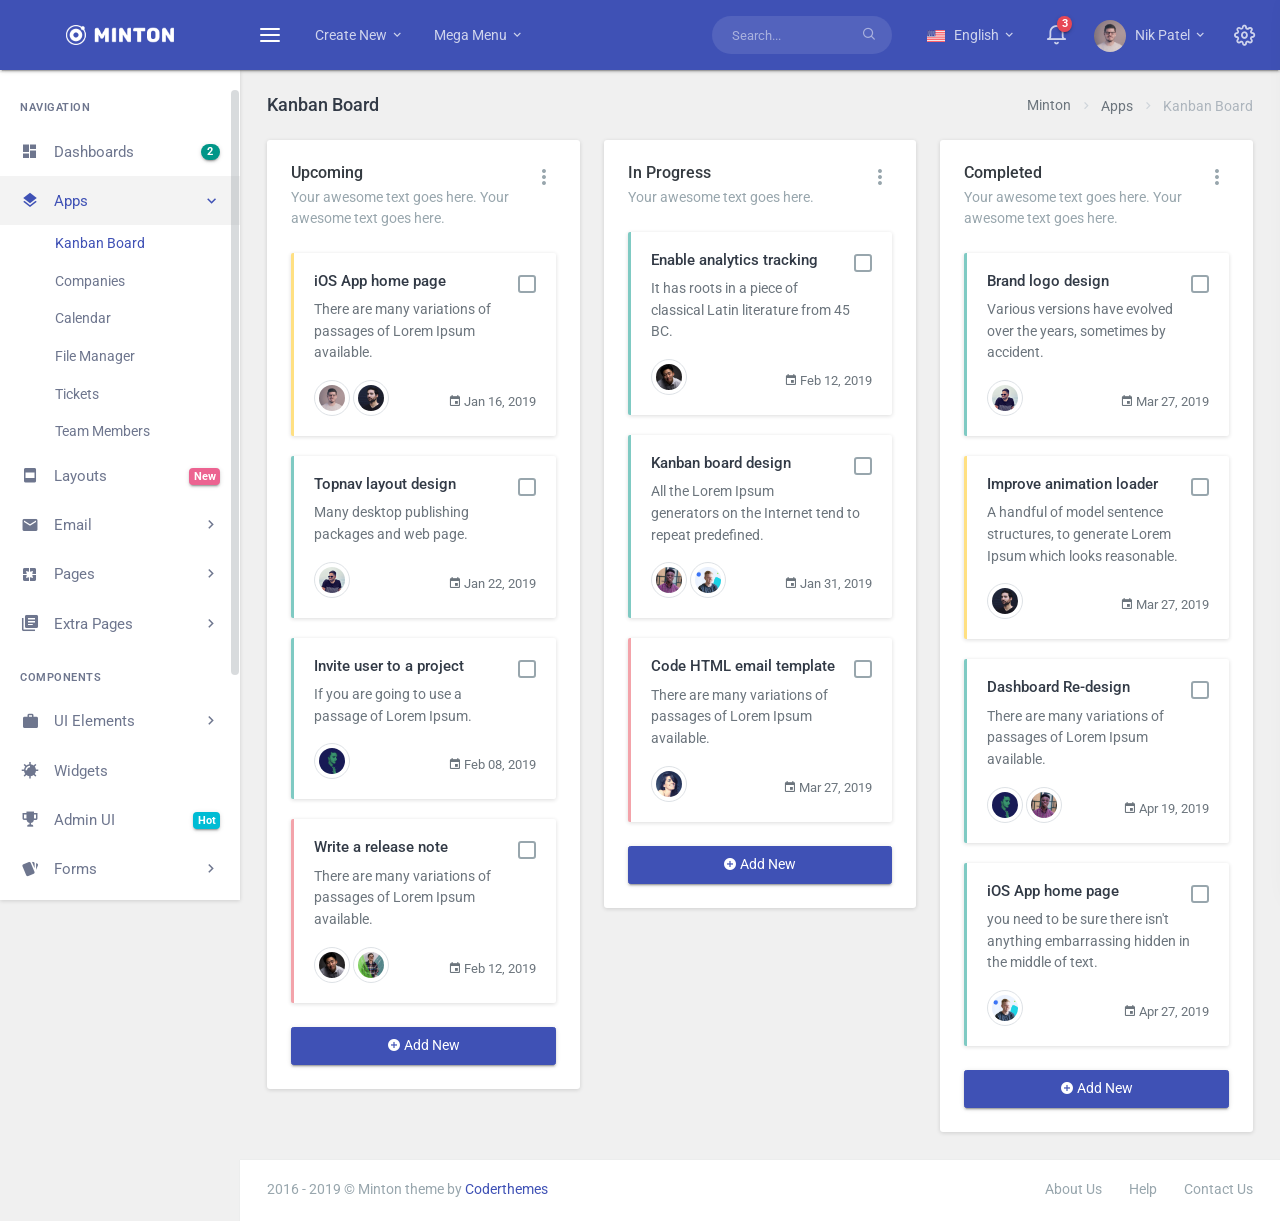
<file: apps-kanbanboard.html>
<!DOCTYPE html>
<html lang="en">
    <head>
        <meta charset="utf-8" />
        <title>Minton - Responsive Admin Dashboard Template</title>
        <meta name="viewport" content="width=device-width, initial-scale=1.0">
        <meta content="A fully featured admin theme which can be used to build CRM, CMS, etc." name="description" />
        <meta content="Coderthemes" name="author" />
        <meta http-equiv="X-UA-Compatible" content="IE=edge" />
        <!-- App favicon -->
        <link rel="shortcut icon" href="assets/images/favicon.ico">

        <!-- App css -->
        <link href="assets/css/bootstrap.min.css" rel="stylesheet" type="text/css" />
        <link href="assets/css/icons.min.css" rel="stylesheet" type="text/css" />
        <link href="assets/css/app.min.css" rel="stylesheet" type="text/css" />

    </head>

    <body>

        <!-- Begin page -->
        <div id="wrapper">

            <!-- Topbar Start -->
            <div class="navbar-custom">
                <ul class="list-unstyled topnav-menu float-right mb-0">

                    <li class="d-none d-sm-block">
                        <form class="app-search">
                            <div class="app-search-box">
                                <div class="input-group">
                                    <input type="text" class="form-control" placeholder="Search...">
                                    <div class="input-group-append">
                                        <button class="btn" type="submit">
                                            <i class="fe-search"></i>
                                        </button>
                                    </div>
                                </div>
                            </div>
                        </form>
                    </li>

                    <li class="dropdown d-none d-lg-block">
                        <a class="nav-link dropdown-toggle mr-0 waves-effect waves-light" data-toggle="dropdown" href="#" role="button" aria-haspopup="false" aria-expanded="false">
                            <img src="assets/images/flags/us.jpg" alt="user-image" class="mr-1" height="12"> <span class="align-middle">English <i class="mdi mdi-chevron-down"></i> </span>
                        </a>
                        <div class="dropdown-menu dropdown-menu-right">
                            <!-- item-->
                            <a href="javascript:void(0);" class="dropdown-item notify-item">
                                <img src="assets/images/flags/germany.jpg" alt="user-image" class="mr-1" height="12"> <span class="align-middle">German</span>
                            </a>

                            <!-- item-->
                            <a href="javascript:void(0);" class="dropdown-item notify-item">
                                <img src="assets/images/flags/italy.jpg" alt="user-image" class="mr-1" height="12"> <span class="align-middle">Italian</span>
                            </a>

                            <!-- item-->
                            <a href="javascript:void(0);" class="dropdown-item notify-item">
                                <img src="assets/images/flags/spain.jpg" alt="user-image" class="mr-1" height="12"> <span class="align-middle">Spanish</span>
                            </a>

                            <!-- item-->
                            <a href="javascript:void(0);" class="dropdown-item notify-item">
                                <img src="assets/images/flags/russia.jpg" alt="user-image" class="mr-1" height="12"> <span class="align-middle">Russian</span>
                            </a>

                        </div>
                    </li>
        
                    <li class="dropdown notification-list">
                        <a class="nav-link dropdown-toggle  waves-effect waves-light" data-toggle="dropdown" href="#" role="button" aria-haspopup="false" aria-expanded="false">
                            <i class="fe-bell noti-icon"></i>
                            <span class="badge badge-danger rounded-circle noti-icon-badge">3</span>
                        </a>
                        <div class="dropdown-menu dropdown-menu-right dropdown-lg">

                            <!-- item-->
                            <div class="dropdown-item noti-title">
                                <h5 class="m-0">
                                    <span class="float-right">
                                        <a href="" class="text-dark">
                                            <small>Clear All</small>
                                        </a>
                                    </span>Notification
                                </h5>
                            </div>

                            <div class="slimscroll noti-scroll">

                                <!-- item-->
                                <a href="javascript:void(0);" class="dropdown-item notify-item active">
                                    <div class="notify-icon bg-soft-primary text-primary">
                                        <i class="mdi mdi-comment-account-outline"></i>
                                    </div>
                                    <p class="notify-details">Doug Dukes commented on Admin Dashboard
                                        <small class="text-muted">1 min ago</small>
                                    </p>
                                </a>

                                <!-- item-->
                                <a href="javascript:void(0);" class="dropdown-item notify-item">
                                    <div class="notify-icon">
                                        <img src="assets/images/users/avatar-2.jpg" class="img-fluid rounded-circle" alt="" /> </div>
                                    <p class="notify-details">Mario Drummond</p>
                                    <p class="text-muted mb-0 user-msg">
                                        <small>Hi, How are you? What about our next meeting</small>
                                    </p>
                                </a>

                                <!-- item-->
                                <a href="javascript:void(0);" class="dropdown-item notify-item">
                                    <div class="notify-icon">
                                        <img src="assets/images/users/avatar-4.jpg" class="img-fluid rounded-circle" alt="" /> </div>
                                    <p class="notify-details">Karen Robinson</p>
                                    <p class="text-muted mb-0 user-msg">
                                        <small>Wow ! this admin looks good and awesome design</small>
                                    </p>
                                </a>

                                <!-- item-->
                                <a href="javascript:void(0);" class="dropdown-item notify-item">
                                    <div class="notify-icon bg-soft-warning text-warning">
                                        <i class="mdi mdi-account-plus"></i>
                                    </div>
                                    <p class="notify-details">New user registered.
                                        <small class="text-muted">5 hours ago</small>
                                    </p>
                                </a>

                                <!-- item-->
                                <a href="javascript:void(0);" class="dropdown-item notify-item">
                                    <div class="notify-icon bg-info">
                                        <i class="mdi mdi-comment-account-outline"></i>
                                    </div>
                                    <p class="notify-details">Caleb Flakelar commented on Admin
                                        <small class="text-muted">4 days ago</small>
                                    </p>
                                </a>

                                <!-- item-->
                                <a href="javascript:void(0);" class="dropdown-item notify-item">
                                    <div class="notify-icon bg-secondary">
                                        <i class="mdi mdi-heart"></i>
                                    </div>
                                    <p class="notify-details">Carlos Crouch liked
                                        <b>Admin</b>
                                        <small class="text-muted">13 days ago</small>
                                    </p>
                                </a>
                            </div>

                            <!-- All-->
                            <a href="javascript:void(0);" class="dropdown-item text-center text-primary notify-item notify-all">
                                View all
                                <i class="fi-arrow-right"></i>
                            </a>

                        </div>
                    </li>

                    <li class="dropdown notification-list">
                        <a class="nav-link dropdown-toggle nav-user mr-0 waves-effect waves-light" data-toggle="dropdown" href="#" role="button" aria-haspopup="false" aria-expanded="false">
                            <img src="assets/images/users/avatar-1.jpg" alt="user-image" class="rounded-circle">
                            <span class="pro-user-name ml-1">
                                Nik Patel <i class="mdi mdi-chevron-down"></i> 
                            </span>
                        </a>
                        <div class="dropdown-menu dropdown-menu-right profile-dropdown ">
                            <!-- item-->
                            <div class="dropdown-header noti-title">
                                <h6 class="text-overflow m-0">Welcome !</h6>
                            </div>

                            <!-- item-->
                            <a href="javascript:void(0);" class="dropdown-item notify-item">
                                <i class="mdi mdi-account-circle"></i>
                                <span>My Account</span>
                            </a>

                            <!-- item-->
                            <a href="javascript:void(0);" class="dropdown-item notify-item">
                                <i class="mdi mdi-settings"></i>
                                <span>Settings</span>
                            </a>

                            <!-- item-->
                            <a href="javascript:void(0);" class="dropdown-item notify-item">
                                <i class="mdi mdi-wallet"></i>
                                <span>My Wallet <span class="badge badge-success float-right">3</span> </span>
                            </a>

                            <!-- item-->
                            <a href="javascript:void(0);" class="dropdown-item notify-item">
                                <i class="mdi mdi-lock"></i>
                                <span>Lock Screen</span>
                            </a>

                            <div class="dropdown-divider"></div>

                            <!-- item-->
                            <a href="javascript:void(0);" class="dropdown-item notify-item">
                                <i class="mdi mdi-logout"></i>
                                <span>Logout</span>
                            </a>

                        </div>
                    </li>
        

                    <li class="dropdown notification-list">
                        <a href="javascript:void(0);" class="nav-link right-bar-toggle waves-effect waves-light">
                            <i class="fe-settings noti-icon"></i>
                        </a>
                    </li>


                </ul>

                <!-- LOGO -->
                <div class="logo-box">
                    <a href="index.html" class="logo text-center">
                        <span class="logo-lg">
                            <img src="assets/images/logo-light.png" alt="" height="20">
                            <!-- <span class="logo-lg-text-light">Xeria</span> -->
                        </span>
                        <span class="logo-sm">
                            <!-- <span class="logo-sm-text-dark">X</span> -->
                            <img src="assets/images/logo-sm.png" alt="" height="24">
                        </span>
                    </a>
                </div>

                <ul class="list-unstyled topnav-menu topnav-menu-left m-0">
                    <li>
                        <button class="button-menu-mobile waves-effect waves-light">
                            <i class="fe-menu"></i>
                        </button>
                    </li>
        
                    <li class="dropdown d-none d-lg-block">
                        <a class="nav-link dropdown-toggle waves-effect waves-light" data-toggle="dropdown" href="#" role="button" aria-haspopup="false" aria-expanded="false">
                            Create New
                            <i class="mdi mdi-chevron-down"></i> 
                        </a>
                        <div class="dropdown-menu">
                            <!-- item-->
                            <a href="javascript:void(0);" class="dropdown-item">
                                <i class="fe-briefcase mr-1"></i>
                                <span>New Projects</span>
                            </a>

                            <!-- item-->
                            <a href="javascript:void(0);" class="dropdown-item">
                                <i class="fe-user mr-1"></i>
                                <span>Create Users</span>
                            </a>

                            <!-- item-->
                            <a href="javascript:void(0);" class="dropdown-item">
                                <i class="fe-bar-chart-line- mr-1"></i>
                                <span>Revenue Report</span>
                            </a>

                            <!-- item-->
                            <a href="javascript:void(0);" class="dropdown-item">
                                <i class="fe-settings mr-1"></i>
                                <span>Settings</span>
                            </a>

                            <div class="dropdown-divider"></div>

                            <!-- item-->
                            <a href="javascript:void(0);" class="dropdown-item">
                                <i class="fe-headphones mr-1"></i>
                                <span>Help & Support</span>
                            </a>

                        </div>
                    </li>

                    <li class="dropdown dropdown-mega d-none d-lg-block">
                        <a class="nav-link dropdown-toggle waves-effect waves-light" data-toggle="dropdown" href="#" role="button" aria-haspopup="false" aria-expanded="false">
                            Mega Menu
                            <i class="mdi mdi-chevron-down"></i> 
                        </a>
                        <div class="dropdown-menu dropdown-megamenu">
                            <div class="row">
                                <div class="col-sm-8">
                        
                                    <div class="row">
                                        <div class="col-md-4">
                                            <h5 class="text-dark mt-0">UI Components</h5>
                                            <ul class="list-unstyled megamenu-list">
                                                <li>
                                                    <a href="javascript:void(0);">Widgets</a>
                                                </li>
                                                <li>
                                                    <a href="javascript:void(0);">Nestable List</a>
                                                </li>
                                                <li>
                                                    <a href="javascript:void(0);">Range Sliders</a>
                                                </li>
                                                <li>
                                                    <a href="javascript:void(0);">Masonry Items</a>
                                                </li>
                                                <li>
                                                    <a href="javascript:void(0);">Sweet Alerts</a>
                                                </li>
                                                <li>
                                                    <a href="javascript:void(0);">Treeview Page</a>
                                                </li>
                                                <li>
                                                    <a href="javascript:void(0);">Tour Page</a>
                                                </li>
                                            </ul>
                                        </div>

                                        <div class="col-md-4">
                                            <h5 class="text-dark mt-0">Applications</h5>
                                            <ul class="list-unstyled megamenu-list">
                                                <li>
                                                    <a href="javascript:void(0);">eCommerce Pages</a>
                                                </li>
                                                <li>
                                                    <a href="javascript:void(0);">CRM Pages</a>
                                                </li>
                                                <li>
                                                    <a href="javascript:void(0);">Email</a>
                                                </li>
                                                <li>
                                                    <a href="javascript:void(0);">Calendar</a>
                                                </li>
                                                <li>
                                                    <a href="javascript:void(0);">Team Contacts</a>
                                                </li>
                                                <li>
                                                    <a href="javascript:void(0);">Task Board</a>
                                                </li>
                                                <li>
                                                    <a href="javascript:void(0);">Email Templates</a>
                                                </li>
                                            </ul>
                                        </div>

                                        <div class="col-md-4">
                                            <h5 class="text-dark mt-0">Extra Pages</h5>
                                            <ul class="list-unstyled megamenu-list">
                                                <li>
                                                    <a href="javascript:void(0);">Left Sidebar with User</a>
                                                </li>
                                                <li>
                                                    <a href="javascript:void(0);">Menu Collapsed</a>
                                                </li>
                                                <li>
                                                    <a href="javascript:void(0);">Small Left Sidebar</a>
                                                </li>
                                                <li>
                                                    <a href="javascript:void(0);">New Header Style</a>
                                                </li>
                                                <li>
                                                    <a href="javascript:void(0);">Search Result</a>
                                                </li>
                                                <li>
                                                    <a href="javascript:void(0);">Gallery Pages</a>
                                                </li>
                                                <li>
                                                    <a href="javascript:void(0);">Maintenance & Coming Soon</a>
                                                </li>
                                            </ul>
                                        </div>
                                    </div>
                                </div>
                                <div class="col-sm-4">
                                    <div class="text-center mt-3">
                                        <h3 class="text-dark">Special Discount Sale!</h3>
                                        <h4>Save up to 70% off.</h4>
                                        <button class="btn btn-primary mt-3">Download Now <i class="ml-1 mdi mdi-arrow-right"></i></button>
                                    </div>
                                </div>
                            </div>

                        </div>
                    </li>
                </ul>
            </div>
            <!-- end Topbar -->

            <!-- ========== Left Sidebar Start ========== -->
            <div class="left-side-menu">

                <div class="slimscroll-menu">

                    <!--- Sidemenu -->
                    <div id="sidebar-menu">

                        <ul class="metismenu" id="side-menu">

                            <li class="menu-title">Navigation</li>

                            <li>
                                <a href="javascript: void(0);" class="waves-effect">
                                    <i class="mdi mdi-view-dashboard"></i>
                                    <span class="badge badge-success badge-pill float-right">2</span>
                                    <span> Dashboards </span>
                                </a>
                                <ul class="nav-second-level" aria-expanded="false">
                                    <li>
                                        <a href="index.html">Dashboard 1</a>
                                    </li>
                                    <li>
                                        <a href="dashboard-2.html">Dashboard 2</a>
                                    </li>
                                </ul>
                            </li>

                            <li>
                                <a href="javascript: void(0);" class="waves-effect">
                                    <i class="mdi mdi-layers"></i>
                                    <span> Apps </span>
                                    <span class="menu-arrow"></span>
                                </a>
                                <ul class="nav-second-level" aria-expanded="false">
                                    <li>
                                        <a href="apps-kanbanboard.html">Kanban Board</a>
                                    </li>
                                    <li>
                                        <a href="apps-companies.html">Companies</a>
                                    </li>
                                    <li>
                                        <a href="apps-calendar.html">Calendar</a>
                                    </li>
                                    <li>
                                        <a href="apps-filemanager.html">File Manager</a>
                                    </li>
                                    <li>
                                        <a href="apps-tickets.html">Tickets</a>
                                    </li>
                                    <li>
                                        <a href="apps-team.html">Team Members</a>
                                    </li>
                                </ul>
                            </li>

                            <li>
                                <a href="javascript: void(0);" class="waves-effect">
                                    <i class="mdi mdi-page-layout-body"></i>
                                    <span class="badge badge-pink float-right">New</span>
                                    <span> Layouts </span>
                                </a>
                                <ul class="nav-second-level" aria-expanded="false">
                                    <li>
                                        <a href="layouts-sidebar-sm.html">Small Sidebar</a>
                                    </li>
                                    <li>
                                        <a href="layouts-dark-sidebar.html">Dark Sidebar</a>
                                    </li>
                                    <li>
                                        <a href="layouts-light-topbar.html">Light Topbar</a>
                                    </li>
                                    <li>
                                        <a href="layouts-preloader.html">Preloader</a>
                                    </li>
                                    <li>
                                        <a href="layouts-sidebar-collapsed.html">Sidebar Collapsed</a>
                                    </li>
                                    <li>
                                        <a href="layouts-boxed.html">Boxed</a>
                                    </li>
                                </ul>
                            </li>
                
                            <li>
                                <a href="javascript: void(0);" class="waves-effect">
                                    <i class="mdi mdi-email"></i>
                                    <span> Email </span>
                                    <span class="menu-arrow"></span>
                                </a>
                                <ul class="nav-second-level" aria-expanded="false">
                                    <li>
                                        <a href="email-inbox.html">Inbox</a>
                                    </li>
                                    <li>
                                        <a href="email-read.html">Read Email</a>
                                    </li>
                                    <li>
                                        <a href="email-compose.html">Compose Email</a>
                                    </li>
                                    <li>
                                        <a href="email-templates.html">Email Templates</a>
                                    </li>
                                </ul>
                            </li>

                            <li>
                                <a href="javascript: void(0);" class="waves-effect">
                                    <i class="mdi mdi-google-pages"></i>
                                    <span> Pages </span>
                                    <span class="menu-arrow"></span>
                                </a>
                                <ul class="nav-second-level" aria-expanded="false">
                                    <li>
                                        <a href="pages-starter.html">Starter</a>
                                    </li>
                                    <li>
                                        <a href="pages-login.html">Log In</a>
                                    </li>
                                    <li>
                                        <a href="pages-register.html">Register</a>
                                    </li>
                                    <li>
                                        <a href="pages-recoverpw.html">Recover Password</a>
                                    </li>
                                    <li>
                                        <a href="pages-lock-screen.html">Lock Screen</a>
                                    </li>
                                    <li>
                                        <a href="pages-logout.html">Logout</a>
                                    </li>
                                    <li>
                                        <a href="pages-confirm-mail.html">Confirm Mail</a>
                                    </li>
                                    <li>
                                        <a href="pages-404.html">Error 404</a>
                                    </li>
                                    <li>
                                        <a href="pages-404-alt.html">Error 404-alt</a>
                                    </li>
                                    <li>
                                        <a href="pages-500.html">Error 500</a>
                                    </li>
                                </ul>
                            </li>

                            <li>
                                <a href="javascript: void(0);" class="waves-effect">
                                    <i class="mdi mdi-file-document-box-multiple"></i>
                                    <span> Extra Pages </span>
                                    <span class="menu-arrow"></span>
                                </a>
                                <ul class="nav-second-level" aria-expanded="false">
                                    <li>
                                        <a href="extras-profile.html">Profile</a>
                                    </li>
                                    <li>
                                        <a href="extras-timeline.html">Timeline</a>
                                    </li>
                                    <li>
                                        <a href="extras-invoice.html">Invoice</a>
                                    </li>
                                    <li>
                                        <a href="extras-faqs.html">FAQs</a>
                                    </li>
                                    <li>
                                        <a href="extras-tour.html">Tour Page</a>
                                    </li>
                                    <li>
                                        <a href="extras-pricing.html">Pricing</a>
                                    </li>
                                    <li>
                                        <a href="extras-maintenance.html">Maintenance</a>
                                    </li>
                                    <li>
                                        <a href="extras-coming-soon.html">Coming Soon</a>
                                    </li>
                                    <li>
                                        <a href="extras-gallery.html">Gallery</a>
                                    </li>
                                </ul>
                            </li>

                            <li class="menu-title mt-2">Components</li>

                            <li>
                                <a href="javascript: void(0);" class="waves-effect">
                                    <i class="mdi mdi-briefcase"></i>
                                    <span> UI Elements </span>
                                    <span class="menu-arrow"></span>
                                </a>
                                <ul class="nav-second-level" aria-expanded="false">
                                    <li>
                                        <a href="ui-buttons.html">Buttons</a>
                                    </li>
                                    <li>
                                        <a href="ui-cards.html">Cards</a>
                                    </li>
                                    <li>
                                        <a href="ui-portlets.html">Portlets</a>
                                    </li>
                                    <li>
                                        <a href="ui-tabs-accordions.html">Tabs & Accordions</a>
                                    </li>
                                    <li>
                                        <a href="ui-modals.html">Modals</a>
                                    </li>
                                    <li>
                                        <a href="ui-progress.html">Progress</a>
                                    </li>
                                    <li>
                                        <a href="ui-notifications.html">Notifications</a>
                                    </li>
                                    <li>
                                        <a href="ui-ribbons.html">Ribbons</a>
                                    </li>
                                    <li>
                                        <a href="ui-spinners.html">Spinners</a>
                                    </li>
                                    <li>
                                        <a href="ui-general.html">General UI</a>
                                    </li>
                                    <li>
                                        <a href="ui-typography.html">Typography</a>
                                    </li>
                                    <li>
                                        <a href="ui-grid.html">Grid</a>
                                    </li>
                                </ul>
                            </li>

                            <li>
                                <a href="widgets.html" class="waves-effect">
                                    <i class="mdi mdi-mine"></i>
                                    <span> Widgets </span>
                                </a>
                            </li>

                            <li>
                                <a href="javascript: void(0);" class="waves-effect">
                                    <i class="mdi mdi-trophy-variant"></i>
                                    <span class="badge badge-info float-right">Hot</span>
                                    <span> Admin UI </span>
                                </a>
                                <ul class="nav-second-level" aria-expanded="false">
                                    <li>
                                        <a href="admin-sweet-alert.html">Sweet Alert</a>
                                    </li>
                                    <li>
                                        <a href="admin-nestable.html">Nestable List</a>
                                    </li>
                                    <li>
                                        <a href="admin-treeview.html">Treeview</a>
                                    </li>
                                    <li>
                                        <a href="admin-range-slider.html">Range Slider</a>
                                    </li>
                                    <li>
                                        <a href="admin-carousel.html">Carousel</a>
                                    </li>
                                </ul>
                            </li>

                            <li>
                                <a href="javascript: void(0);" class="waves-effect">
                                    <i class="mdi mdi-cards"></i>
                                    <span> Forms </span>
                                    <span class="menu-arrow"></span>
                                </a>
                                <ul class="nav-second-level" aria-expanded="false">
                                    <li>
                                        <a href="forms-elements.html">General Elements</a>
                                    </li>
                                    <li>
                                        <a href="forms-advanced.html">Advanced</a>
                                    </li>
                                    <li>
                                        <a href="forms-validation.html">Validation</a>
                                    </li>
                                    <li>
                                        <a href="forms-pickers.html">Pickers</a>
                                    </li>
                                    <li>
                                        <a href="forms-wizard.html">Wizard</a>
                                    </li>
                                    <li>
                                        <a href="forms-summernote.html">Summernote</a>
                                    </li>
                                    <li>
                                        <a href="forms-quilljs.html">Quilljs Editor</a>
                                    </li>
                                    <li>
                                        <a href="forms-file-uploads.html">File Uploads</a>
                                    </li>
                                    <li>
                                        <a href="forms-x-editable.html">X Editable</a>
                                    </li>
                                </ul>
                            </li>

                            <li>
                                <a href="javascript: void(0);" class="waves-effect">
                                    <i class="mdi mdi-table"></i>
                                    <span> Tables </span>
                                    <span class="menu-arrow"></span>
                                </a>
                                <ul class="nav-second-level" aria-expanded="false">
                                    <li>
                                        <a href="tables-basic.html">Basic Tables</a>
                                    </li>
                                    <li>
                                        <a href="tables-datatables.html">Data Tables</a>
                                    </li>
                                    <li>
                                        <a href="tables-editable.html">Editable Tables</a>
                                    </li>
                                    <li>
                                        <a href="tables-tablesaw.html">Tablesaw Tables</a>
                                    </li>
                                    <li>
                                        <a href="tables-responsive.html">Responsive Tables</a>
                                    </li>
                                    <li>
                                        <a href="tables-footables.html">FooTables</a>
                                    </li>
                                </ul>
                            </li>

                            <li>
                                <a href="javascript: void(0);" class="waves-effect">
                                    <i class="mdi mdi-chart-arc"></i>
                                    <span> Charts </span>
                                    <span class="menu-arrow"></span>
                                </a>
                                <ul class="nav-second-level" aria-expanded="false">
                                    <li>
                                        <a href="charts-flot.html">Flot Charts</a>
                                    </li>
                                    <li>
                                        <a href="charts-apex.html">Apex Charts</a>
                                    </li>
                                    <li>
                                        <a href="charts-morris.html">Morris Charts</a>
                                    </li>
                                    <li>
                                        <a href="charts-chartjs.html">Chartjs Charts</a>
                                    </li>
                                    <li>
                                        <a href="charts-c3.html">C3 Charts</a>
                                    </li>
                                    <li>
                                        <a href="charts-peity.html">Peity Charts</a>
                                    </li>
                                    <li>
                                        <a href="charts-chartist.html">Chartist Charts</a>
                                    </li>
                                    <li>
                                        <a href="charts-sparklines.html">Sparklines Charts</a>
                                    </li>
                                    <li>
                                        <a href="charts-knob.html">Jquery Knob Charts</a>
                                    </li>
                                </ul>
                            </li>

                            <li>
                                <a href="javascript: void(0);" class="waves-effect">
                                    <i class="mdi mdi-parachute"></i>
                                    <span> Icons </span>
                                    <span class="menu-arrow"></span>
                                </a>
                                <ul class="nav-second-level" aria-expanded="false">
                                    <li>
                                        <a href="icons-remix.html">Remix Icons</a>
                                    </li>
                                    <li>
                                        <a href="icons-feather.html">Feather Icons</a>
                                    </li>
                                    <li>
                                        <a href="icons-mdi.html">Material Design Icons</a>
                                    </li>
                                    <li>
                                        <a href="icons-font-awesome.html">Font Awesome</a>
                                    </li>
                                    <li>
                                        <a href="icons-themify.html">Themify</a>
                                    </li>
                                    <li>
                                        <a href="icons-weather.html">Weather</a>
                                    </li>
                                </ul>
                            </li>

                            <li>
                                <a href="javascript: void(0);" class="waves-effect">
                                    <i class="mdi mdi-map"></i>
                                    <span> Maps </span>
                                    <span class="menu-arrow"></span>
                                </a>
                                <ul class="nav-second-level" aria-expanded="false">
                                    <li>
                                        <a href="maps-google.html">Google Maps</a>
                                    </li>
                                    <li>
                                        <a href="maps-vector.html">Vector Maps</a>
                                    </li>
                                    <li>
                                        <a href="maps-mapael.html">Mapael Maps</a>
                                    </li>
                                </ul>
                            </li>

                            <li>
                                <a href="javascript: void(0);" class="waves-effect">
                                    <i class="mdi mdi-share-variant"></i>
                                    <span> Multi Level </span>
                                    <span class="menu-arrow"></span>
                                </a>
                                <ul class="nav-second-level nav" aria-expanded="false">
                                    <li>
                                        <a href="javascript: void(0);">Level 1.1</a>
                                    </li>
                                    <li>
                                        <a href="javascript: void(0);" aria-expanded="false">Level 1.2
                                            <span class="menu-arrow"></span>
                                        </a>
                                        <ul class="nav-third-level nav" aria-expanded="false">
                                            <li>
                                                <a href="javascript: void(0);">Level 2.1</a>
                                            </li>
                                            <li>
                                                <a href="javascript: void(0);">Level 2.2</a>
                                            </li>
                                        </ul>
                                    </li>
                                </ul>
                            </li>
                        </ul>

                    </div>
                    <!-- End Sidebar -->

                    <div class="clearfix"></div>

                </div>
                <!-- Sidebar -left -->

            </div>
            <!-- Left Sidebar End -->

            <!-- ============================================================== -->
            <!-- Start Page Content here -->
            <!-- ============================================================== -->

            <div class="content-page">
                <div class="content">

                    <!-- Start Content-->
                    <div class="container-fluid">
                        
                        <!-- start page title -->
                        <div class="row">
                            <div class="col-12">
                                <div class="page-title-box">
                                    <div class="page-title-right">
                                        <ol class="breadcrumb m-0">
                                            <li class="breadcrumb-item"><a href="javascript: void(0);">Minton</a></li>
                                            <li class="breadcrumb-item"><a href="javascript: void(0);">Apps</a></li>
                                            <li class="breadcrumb-item active">Kanban Board</li>
                                        </ol>
                                    </div>
                                    <h4 class="page-title">Kanban Board</h4>
                                </div>
                            </div>
                        </div>     
                        <!-- end page title --> 


                        <div class="row">
                            <div class="col-lg-4">
                                <div class="card-box">
                                    <div class="dropdown float-right">
                                        <a href="#" class="dropdown-toggle arrow-none" data-toggle="dropdown" aria-expanded="false">
                                            <i class="mdi mdi-dots-vertical m-0 text-muted h3"></i>
                                        </a>
                                        <div class="dropdown-menu dropdown-menu-right">
                                            <a class="dropdown-item" href="#">Edit</a>
                                            <a class="dropdown-item" href="#">Delete</a>
                                            <a class="dropdown-item" href="#">Add Members</a>
                                            <a class="dropdown-item" href="#">Add Due Date</a>
                                        </div>
                                    </div> <!-- end dropdown -->
                                    
                                    <h4 class="header-title">Upcoming</h4>
                                    <p class="sub-header">
                                        Your awesome text goes here. Your awesome text goes here.
                                    </p>

                                    <ul class="sortable-list tasklist list-unstyled" id="upcoming">
                                        <li id="task1" class="task-medium">
                                            <div class="checkbox checkbox-blue mb-2 checkbox-single float-right">
                                                <input type="checkbox">
                                                <label></label>
                                            </div>

                                            <h5 class="mt-0"><a href="javascript: void(0);" class="text-dark">iOS App home page</a></h5>
                                            
                                            <p>There are many variations of passages of Lorem Ipsum available.</p>
                                            <div class="clearfix"></div>
                                            <div class="row">
                                                <div class="col-auto">
                                                    <a href="javascript: void(0);" class="text-muted">
                                                        <img src="assets/images/users/avatar-1.jpg" alt="task-user" class="avatar-sm img-thumbnail rounded-circle">
                                                    </a> 
                                                    <a href="javascript: void(0);" class="text-muted">
                                                        <img src="assets/images/users/avatar-3.jpg" alt="task-user" class="avatar-sm img-thumbnail rounded-circle">
                                                    </a> 
                                                </div>
                                                <div class="col">
                                                    <div class="text-right">
                                                        <p class="font-13 mt-2 mb-0"><i class="mdi mdi-calendar"></i> Jan 16, 2019</p>
                                                    </div>
                                                </div>
                                            </div>
                                        </li>
                                        <li id="task2" class="task-low">
                                            <div class="checkbox checkbox-blue mb-2 checkbox-single float-right">
                                                <input type="checkbox">
                                                <label></label>
                                            </div>

                                            <h5 class="mt-0"><a href="javascript: void(0);" class="text-dark">Topnav layout design</a></h5>
                                            
                                            <p>Many desktop publishing packages and web page.</p>
                                            <div class="clearfix"></div>
                                            <div class="row">
                                                <div class="col-auto">
                                                    <a href="javascript: void(0);" class="text-muted">
                                                        <img src="assets/images/users/avatar-2.jpg" alt="task-user" class="avatar-sm img-thumbnail rounded-circle">
                                                    </a>
                                                </div>
                                                <div class="col">
                                                    <div class="text-right">
                                                        <p class="font-13 mt-2 mb-0"><i class="mdi mdi-calendar"></i> Jan 22, 2019</p>
                                                    </div>
                                                </div>
                                            </div>
                                        </li>
                                        <li id="task3" class="task-low">
                                            <div class="checkbox checkbox-blue mb-2 checkbox-single float-right">
                                                <input type="checkbox">
                                                <label></label>
                                            </div>

                                            <h5 class="mt-0"><a href="javascript: void(0);" class="text-dark">Invite user to a project</a></h5>
                                            
                                            <p>If you are going to use a passage of Lorem Ipsum.</p>
                                            <div class="clearfix"></div>
                                            <div class="row">
                                                <div class="col-auto">
                                                    <a href="javascript: void(0);" class="text-muted">
                                                        <img src="assets/images/users/avatar-5.jpg" alt="task-user" class="avatar-sm img-thumbnail rounded-circle">
                                                    </a>
                                                </div>
                                                <div class="col">
                                                    <div class="text-right">
                                                        <p class="font-13 mt-2 mb-0"><i class="mdi mdi-calendar"></i> Feb 08, 2019</p>
                                                    </div>
                                                </div>
                                            </div>
                                        </li>
                                        <li id="task4" class="task-high">
                                            <div class="checkbox checkbox-blue mb-2 checkbox-single float-right">
                                                <input type="checkbox">
                                                <label></label>
                                            </div>

                                            <h5 class="mt-0"><a href="javascript: void(0);" class="text-dark">Write a release note</a></h5>
                                            
                                            <p>There are many variations of passages of Lorem Ipsum available.</p>
                                            <div class="clearfix"></div>
                                            <div class="row">
                                                <div class="col-auto">
                                                    <a href="javascript: void(0);" class="text-muted">
                                                        <img src="assets/images/users/avatar-6.jpg" alt="task-user" class="avatar-sm img-thumbnail rounded-circle">
                                                    </a>
                                                    <a href="javascript: void(0);" class="text-muted">
                                                        <img src="assets/images/users/avatar-7.jpg" alt="task-user" class="avatar-sm img-thumbnail rounded-circle">
                                                    </a>
                                                </div>
                                                <div class="col">
                                                    <div class="text-right">
                                                        <p class="font-13 mt-2 mb-0"><i class="mdi mdi-calendar"></i> Feb 12, 2019</p>
                                                    </div>
                                                </div>
                                            </div>
                                        </li>
                                        
                                    </ul>
                                    <a href="javascript: void(0);" class="btn btn-primary btn-block mt-3 waves-effect waves-light"><i class="mdi mdi-plus-circle"></i> Add New</a>
                                </div>
                            </div> <!-- end col -->

                            <div class="col-lg-4">
                                <div class="card-box">
                                    <div class="dropdown float-right">
                                        <a href="#" class="dropdown-toggle arrow-none" data-toggle="dropdown" aria-expanded="false">
                                            <i class="mdi mdi-dots-vertical m-0 text-muted h3"></i>
                                        </a>
                                        <div class="dropdown-menu dropdown-menu-right">
                                            <a class="dropdown-item" href="#">Edit</a>
                                            <a class="dropdown-item" href="#">Delete</a>
                                            <a class="dropdown-item" href="#">Add Members</a>
                                            <a class="dropdown-item" href="#">Add Due Date</a>
                                        </div>
                                    </div> <!-- end dropdown -->

                                    <h4 class="header-title">In Progress</h4>
                                    <p class="sub-header">
                                        Your awesome text goes here.
                                    </p>

                                    <ul class="sortable-list tasklist list-unstyled" id="inprogress">
                                        <li id="task6" class="task-low">
                                            <div class="checkbox checkbox-blue mb-2 checkbox-single float-right">
                                                <input type="checkbox">
                                                <label></label>
                                            </div>

                                            <h5 class="mt-0"><a href="javascript: void(0);" class="text-dark">Enable analytics tracking</a></h5>
                                            
                                            <p>It has roots in a piece of classical Latin literature from 45 BC.</p>
                                            <div class="clearfix"></div>
                                            <div class="row">
                                                <div class="col-auto">
                                                    <a href="javascript: void(0);" class="text-muted">
                                                        <img src="assets/images/users/avatar-6.jpg" alt="task-user" class="avatar-sm img-thumbnail rounded-circle">
                                                    </a>
                                                </div>
                                                <div class="col">
                                                    <div class="text-right">
                                                        <p class="font-13 mt-2 mb-0"><i class="mdi mdi-calendar"></i> Feb 12, 2019</p>
                                                    </div>
                                                </div>
                                            </div>
                                        </li>
                                        <li id="task7" class="task-low">
                                            <div class="checkbox checkbox-blue mb-2 checkbox-single float-right">
                                                <input type="checkbox">
                                                <label></label>
                                            </div>

                                            <h5 class="mt-0"><a href="javascript: void(0);" class="text-dark">Kanban board design</a></h5>
                                            
                                            <p>All the Lorem Ipsum generators on the Internet tend to repeat predefined.</p>
                                            <div class="clearfix"></div>
                                            <div class="row">
                                                <div class="col-auto">
                                                    <a href="javascript: void(0);" class="text-muted">
                                                        <img src="assets/images/users/avatar-8.jpg" alt="task-user" class="avatar-sm img-thumbnail rounded-circle">
                                                    </a>
                                                    <a href="javascript: void(0);" class="text-muted">
                                                        <img src="assets/images/users/avatar-4.jpg" alt="task-user" class="avatar-sm img-thumbnail rounded-circle">
                                                    </a>
                                                </div>
                                                <div class="col">
                                                    <div class="text-right">
                                                        <p class="font-13 mt-2 mb-0"><i class="mdi mdi-calendar"></i> Jan 31, 2019</p>
                                                    </div>
                                                </div>
                                            </div>
                                        </li>
                                        <li class="task-high" id="task8">
                                            <div class="checkbox checkbox-blue mb-2 checkbox-single float-right">
                                                <input type="checkbox">
                                                <label></label>
                                            </div>

                                            <h5 class="mt-0"><a href="javascript: void(0);" class="text-dark">Code HTML email template</a></h5>
                                            
                                            <p>There are many variations of passages of Lorem Ipsum available.</p>
                                            <div class="clearfix"></div>
                                            <div class="row">
                                                <div class="col-auto">
                                                    <a href="javascript: void(0);" class="text-muted">
                                                        <img src="assets/images/users/avatar-9.jpg" alt="task-user" class="avatar-sm img-thumbnail rounded-circle">
                                                    </a>
                                                </div>
                                                <div class="col">
                                                    <div class="text-right">
                                                        <p class="font-13 mt-2 mb-0"><i class="mdi mdi-calendar"></i> Mar 27, 2019</p>
                                                    </div>
                                                </div>
                                            </div>
                                        </li>
                                        
                                    </ul>
                                    <a href="javascript: void(0);" class="btn btn-primary btn-block mt-3 waves-effect waves-light"><i class="mdi mdi-plus-circle"></i> Add New</a>
                                </div> <!-- end card-box -->
                            </div> <!-- end col -->

                            <div class="col-lg-4">
                                <div class="card-box">
                                    <div class="dropdown float-right">
                                        <a href="#" class="dropdown-toggle arrow-none" data-toggle="dropdown" aria-expanded="false">
                                            <i class="mdi mdi-dots-vertical m-0 text-muted h3"></i>
                                        </a>
                                        <div class="dropdown-menu dropdown-menu-right">
                                            <a class="dropdown-item" href="#">Edit</a>
                                            <a class="dropdown-item" href="#">Delete</a>
                                            <a class="dropdown-item" href="#">Add Members</a>
                                            <a class="dropdown-item" href="#">Add Due Date</a>
                                        </div>
                                    </div> <!-- end dropdown -->

                                    <h4 class="header-title">Completed</h4>
                                    <p class="sub-header">
                                        Your awesome text goes here. Your awesome text goes here.
                                    </p>

                                    <ul class="sortable-list tasklist list-unstyled" id="completed">
                                        <li id="task10" class="task-low">
                                            <div class="checkbox checkbox-blue mb-2 checkbox-single float-right">
                                                <input type="checkbox">
                                                <label></label>
                                            </div>

                                            <h5 class="mt-0"><a href="javascript: void(0);" class="text-dark">Brand logo design</a></h5>
                                            
                                            <p>Various versions have evolved over the years, sometimes by accident.</p>
                                            <div class="clearfix"></div>
                                            <div class="row">
                                                <div class="col-auto">
                                                    <a href="javascript: void(0);" class="text-muted">
                                                        <img src="assets/images/users/avatar-2.jpg" alt="task-user" class="avatar-sm img-thumbnail rounded-circle">
                                                    </a>
                                                </div>
                                                <div class="col">
                                                    <div class="text-right">
                                                        <p class="font-13 mt-2 mb-0"><i class="mdi mdi-calendar"></i> Mar 27, 2019</p>
                                                    </div>
                                                </div>
                                            </div>
                                        </li>
                                        <li id="task11" class="task-medium">
                                            <div class="checkbox checkbox-blue mb-2 checkbox-single float-right">
                                                <input type="checkbox">
                                                <label></label>
                                            </div>

                                            <h5 class="mt-0"><a href="javascript: void(0);" class="text-dark">Improve animation loader</a></h5>
                                            
                                            <p>A handful of model sentence structures, to generate Lorem Ipsum which looks reasonable.</p>
                                            <div class="clearfix"></div>
                                            <div class="row">
                                                <div class="col-auto">
                                                    <a href="javascript: void(0);" class="text-muted">
                                                        <img src="assets/images/users/avatar-3.jpg" alt="task-user" class="avatar-sm img-thumbnail rounded-circle">
                                                    </a>
                                                </div>
                                                <div class="col">
                                                    <div class="text-right">
                                                        <p class="font-13 mt-2 mb-0"><i class="mdi mdi-calendar"></i> Mar 27, 2019</p>
                                                    </div>
                                                </div>
                                            </div>
                                        </li>
                                        <li id="task12" class="task-low">
                                            <div class="checkbox checkbox-blue mb-2 checkbox-single float-right">
                                                <input type="checkbox">
                                                <label></label>
                                            </div>

                                            <h5 class="mt-0"><a href="javascript: void(0);" class="text-dark">Dashboard Re-design</a></h5>
                                            
                                            <p>There are many variations of passages of Lorem Ipsum available.</p>
                                            <div class="clearfix"></div>
                                            <div class="row">
                                                <div class="col-auto">
                                                    <a href="javascript: void(0);" class="text-muted">
                                                        <img src="assets/images/users/avatar-5.jpg" alt="task-user" class="avatar-sm img-thumbnail rounded-circle">
                                                    </a>
                                                    <a href="javascript: void(0);" class="text-muted">
                                                        <img src="assets/images/users/avatar-8.jpg" alt="task-user" class="avatar-sm img-thumbnail rounded-circle">
                                                    </a>
                                                </div>
                                                <div class="col">
                                                    <div class="text-right">
                                                        <p class="font-13 mt-2 mb-0"><i class="mdi mdi-calendar"></i> Apr 19, 2019</p>
                                                    </div>
                                                </div>
                                            </div>
                                        </li>
                                        <li id="task13" class="task-low">
                                            <div class="checkbox checkbox-blue mb-2 checkbox-single float-right">
                                                <input type="checkbox">
                                                <label></label>
                                            </div>

                                            <h5 class="mt-0"><a href="javascript: void(0);" class="text-dark">iOS App home page</a></h5>
                                            
                                            <p>you need to be sure there isn't anything embarrassing hidden in the middle of text.</p>
                                            <div class="clearfix"></div>
                                            <div class="row">
                                                <div class="col-auto">
                                                    <a href="javascript: void(0);" class="text-muted">
                                                        <img src="assets/images/users/avatar-4.jpg" alt="task-user" class="avatar-sm img-thumbnail rounded-circle">
                                                    </a>
                                                </div>
                                                <div class="col">
                                                    <div class="text-right">
                                                        <p class="font-13 mt-2 mb-0"><i class="mdi mdi-calendar"></i> Apr 27, 2019</p>
                                                    </div>
                                                </div>
                                            </div>
                                        </li>
                                    </ul>
                                    <a href="javascript: void(0);" class="btn btn-primary btn-block mt-3 waves-effect waves-light"><i class="mdi mdi-plus-circle"></i> Add New</a>
                                </div> <!-- end card-box -->
                            </div> <!-- end col -->

                        </div>
                        <!-- end row -->
                        
                    </div> <!-- container -->

                </div> <!-- content -->

                <!-- Footer Start -->
                <footer class="footer">
                    <div class="container-fluid">
                        <div class="row">
                            <div class="col-md-6">
                               2016 - 2019 &copy; Minton theme by <a href="">Coderthemes</a> 
                            </div>
                            <div class="col-md-6">
                                <div class="text-md-right footer-links d-none d-sm-block">
                                    <a href="javascript:void(0);">About Us</a>
                                    <a href="javascript:void(0);">Help</a>
                                    <a href="javascript:void(0);">Contact Us</a>
                                </div>
                            </div>
                        </div>
                    </div>
                </footer>
                <!-- end Footer -->

            </div>

            <!-- ============================================================== -->
            <!-- End Page content -->
            <!-- ============================================================== -->


        </div>
        <!-- END wrapper -->

        <!-- Right Sidebar -->
        <div class="right-bar">
            <div class="rightbar-title">
                <a href="javascript:void(0);" class="right-bar-toggle float-right">
                    <i class="fe-x noti-icon"></i>
                </a>
                <h4 class="m-0 text-white">Settings</h4>
            </div>
            <div class="slimscroll-menu">
                <!-- User box -->
                <div class="user-box">
                    <div class="user-img">
                        <img src="assets/images/users/avatar-1.jpg" alt="user-img" title="Mat Helme" class="rounded-circle img-fluid">
                        <a href="javascript:void(0);" class="user-edit"><i class="mdi mdi-pencil"></i></a>
                    </div>
            
                    <h5><a href="javascript: void(0);">Nik G. Patel</a> </h5>
                    <p class="text-muted mb-0"><small>Admin Head</small></p>
                </div>

                <ul class="nav nav-pills bg-light nav-justified">
                    <li class="nav-item">
                        <a href="#home1" data-toggle="tab" aria-expanded="false" class="nav-link rounded-0">
                            General
                        </a>
                    </li>
                    <li class="nav-item">
                        <a href="#messages1" data-toggle="tab" aria-expanded="false" class="nav-link rounded-0 active">
                            Chat
                        </a>
                    </li>
                </ul>
                <div class="tab-content pl-3 pr-3">
                    <div class="tab-pane" id="home1">
                        <div class="row mb-2">
                            <div class="col">
                                <h5 class="m-0 font-15">Notifications</h5>
                                <p class="text-muted"><small>Do you need them?</small></p>
                            </div> <!-- end col-->
                            <div class="col-auto">
                                <div class="custom-control custom-switch mb-2">
                                    <input type="checkbox" class="custom-control-input" id="tabswitch1">
                                    <label class="custom-control-label" for="tabswitch1"></label>
                                </div>
                            </div> <!-- end col -->
                        </div>
                        <!-- end row-->

                        <div class="row mb-2">
                            <div class="col">
                                <h5 class="m-0 font-15">API Access</h5>
                                <p class="text-muted"><small>Enable/Disable access</small></p>
                            </div> <!-- end col-->
                            <div class="col-auto">
                                <div class="custom-control custom-switch mb-2">
                                    <input type="checkbox" class="custom-control-input" checked id="tabswitch2">
                                    <label class="custom-control-label" for="tabswitch2"></label>
                                </div>
                            </div> <!-- end col -->
                        </div>
                        <!-- end row-->

                        <div class="row mb-2">
                            <div class="col">
                                <h5 class="m-0 font-15">Auto Updates</h5>
                                <p class="text-muted"><small>Keep up to date</small></p>
                            </div> <!-- end col-->
                            <div class="col-auto">
                                <div class="custom-control custom-switch mb-2">
                                    <input type="checkbox" class="custom-control-input" id="tabswitch3">
                                    <label class="custom-control-label" for="tabswitch3"></label>
                                </div>
                            </div> <!-- end col -->
                        </div>
                        <!-- end row-->

                        <div class="row mb-2">
                            <div class="col">
                                <h5 class="m-0 font-15">Online Status</h5>
                                <p class="text-muted"><small>Show your status to all</small></p>
                            </div> <!-- end col-->
                            <div class="col-auto">
                                <div class="custom-control custom-switch mb-2">
                                    <input type="checkbox" class="custom-control-input" checked id="tabswitch4">
                                    <label class="custom-control-label" for="tabswitch4"></label>
                                </div>
                            </div> <!-- end col -->
                        </div>
                        <!-- end row-->

                        <div class="alert alert-success alert-dismissible fade mt-3 show" role="alert">
                            <button type="button" class="close" data-dismiss="alert" aria-label="Close">
                                <span aria-hidden="true">×</span>
                            </button>
                            <h5>Unlimited Access</h5>
                            Upgrade to plan to get access to unlimited reports
                            <br/>
                            <a href="javascript: void(0);" class="btn btn-outline-success mt-3 btn-sm">Upgrade<i class="ml-1 mdi mdi-arrow-right"></i></a>
                        </div>
                
                    </div>
                    <div class="tab-pane show active" id="messages1">
                        <div>
                            <div class="inbox-widget">
                                <h5 class="mt-0">Recent</h5>
                                <div class="inbox-item">
                                    <div class="inbox-item-img"><img src="assets/images/users/avatar-2.jpg" class="rounded-circle" alt=""> <i class="online user-status"></i></div>
                                    <p class="inbox-item-author"><a href="javascript: void(0);" class="text-dark">Tomaslau</a></p>
                                    <p class="inbox-item-text">I've finished it! See you so...</p>
                                </div>
                                <div class="inbox-item">
                                    <div class="inbox-item-img"><img src="assets/images/users/avatar-3.jpg" class="rounded-circle" alt=""> <i class="away user-status"></i></div>
                                    <p class="inbox-item-author"><a href="javascript: void(0);" class="text-dark">Stillnotdavid</a></p>
                                    <p class="inbox-item-text">This theme is awesome!</p>
                                </div>
                                <div class="inbox-item">
                                    <div class="inbox-item-img"><img src="assets/images/users/avatar-4.jpg" class="rounded-circle" alt=""> <i class="online user-status"></i></div>
                                    <p class="inbox-item-author"><a href="javascript: void(0);" class="text-dark">Kurafire</a></p>
                                    <p class="inbox-item-text">Nice to meet you</p>
                                </div>
        
                                <div class="inbox-item">
                                    <div class="inbox-item-img"><img src="assets/images/users/avatar-5.jpg" class="rounded-circle" alt=""> <i class="busy user-status"></i></div>
                                    <p class="inbox-item-author"><a href="javascript: void(0);" class="text-dark">Shahedk</a></p>
                                    <p class="inbox-item-text">Hey! there I'm available...</p>
                                </div>
                                <div class="inbox-item">
                                    <div class="inbox-item-img"><img src="assets/images/users/avatar-6.jpg" class="rounded-circle" alt=""> <i class="user-status"></i></div>
                                    <p class="inbox-item-author"><a href="javascript: void(0);" class="text-dark">Adhamdannaway</a></p>
                                    <p class="inbox-item-text">This theme is awesome!</p>
                                </div>

                                <hr/>
                                <h5>Favorite <span class="float-right badge badge-pill badge-danger">18</span></h5>
                                <hr/>
                                <div class="inbox-item">
                                    <div class="inbox-item-img"><img src="assets/images/users/avatar-7.jpg" class="rounded-circle" alt=""> <i class="busy user-status"></i></div>
                                    <p class="inbox-item-author"><a href="javascript: void(0);" class="text-dark">Kennith</a></p>
                                    <p class="inbox-item-text">I've finished it! See you so...</p>
                                </div>
                                <div class="inbox-item">
                                    <div class="inbox-item-img"><img src="assets/images/users/avatar-3.jpg" class="rounded-circle" alt=""> <i class="busy user-status"></i></div>
                                    <p class="inbox-item-author"><a href="javascript: void(0);" class="text-dark">Stillnotdavid</a></p>
                                    <p class="inbox-item-text">This theme is awesome!</p>
                                </div>
                                <div class="inbox-item">
                                    <div class="inbox-item-img"><img src="assets/images/users/avatar-10.jpg" class="rounded-circle" alt=""> <i class="online user-status"></i></div>
                                    <p class="inbox-item-author"><a href="javascript: void(0);" class="text-dark">Kimberling</a></p>
                                    <p class="inbox-item-text">Nice to meet you</p>
                                </div>
        
                                <div class="inbox-item">
                                    <div class="inbox-item-img"><img src="assets/images/users/avatar-4.jpg" class="rounded-circle" alt=""> <i class="user-status"></i></div>
                                    <p class="inbox-item-author"><a href="javascript: void(0);" class="text-dark">Kurafire</a></p>
                                    <p class="inbox-item-text">Hey! there I'm available...</p>
                                </div>
                                <div class="inbox-item">
                                    <div class="inbox-item-img"><img src="assets/images/users/avatar-9.jpg" class="rounded-circle" alt=""> <i class="away user-status"></i></div>
                                    <p class="inbox-item-author"><a href="javascript: void(0);" class="text-dark">Leonareade</a></p>
                                    <p class="inbox-item-text">This theme is awesome!</p>
                                </div>

                                <div class="text-center mt-2">
                                    <a href="javascript:void(0);" class="text-muted"><i class="mdi mdi-spin mdi-loading mr-1"></i> Load more </a>
                                </div>

                            </div> <!-- end inbox-widget -->
                        </div> <!-- end .p-3-->
                    </div>
                </div>

            </div> <!-- end slimscroll-menu-->
        </div>
        <!-- /Right-bar -->

        <!-- Right bar overlay-->
        <div class="rightbar-overlay"></div>

        <!-- Vendor js -->
        <script src="assets/js/vendor.min.js"></script>

        <!-- Jquery Ui js -->
        <script src="assets/libs/jquery-ui/jquery-ui.min.js"></script>

        <!-- Init -->
        <script src="assets/js/pages/kanban.init.js"></script>

        <!-- App js -->
        <script src="assets/js/app.min.js"></script>
        
    </body>
</html>
</file>
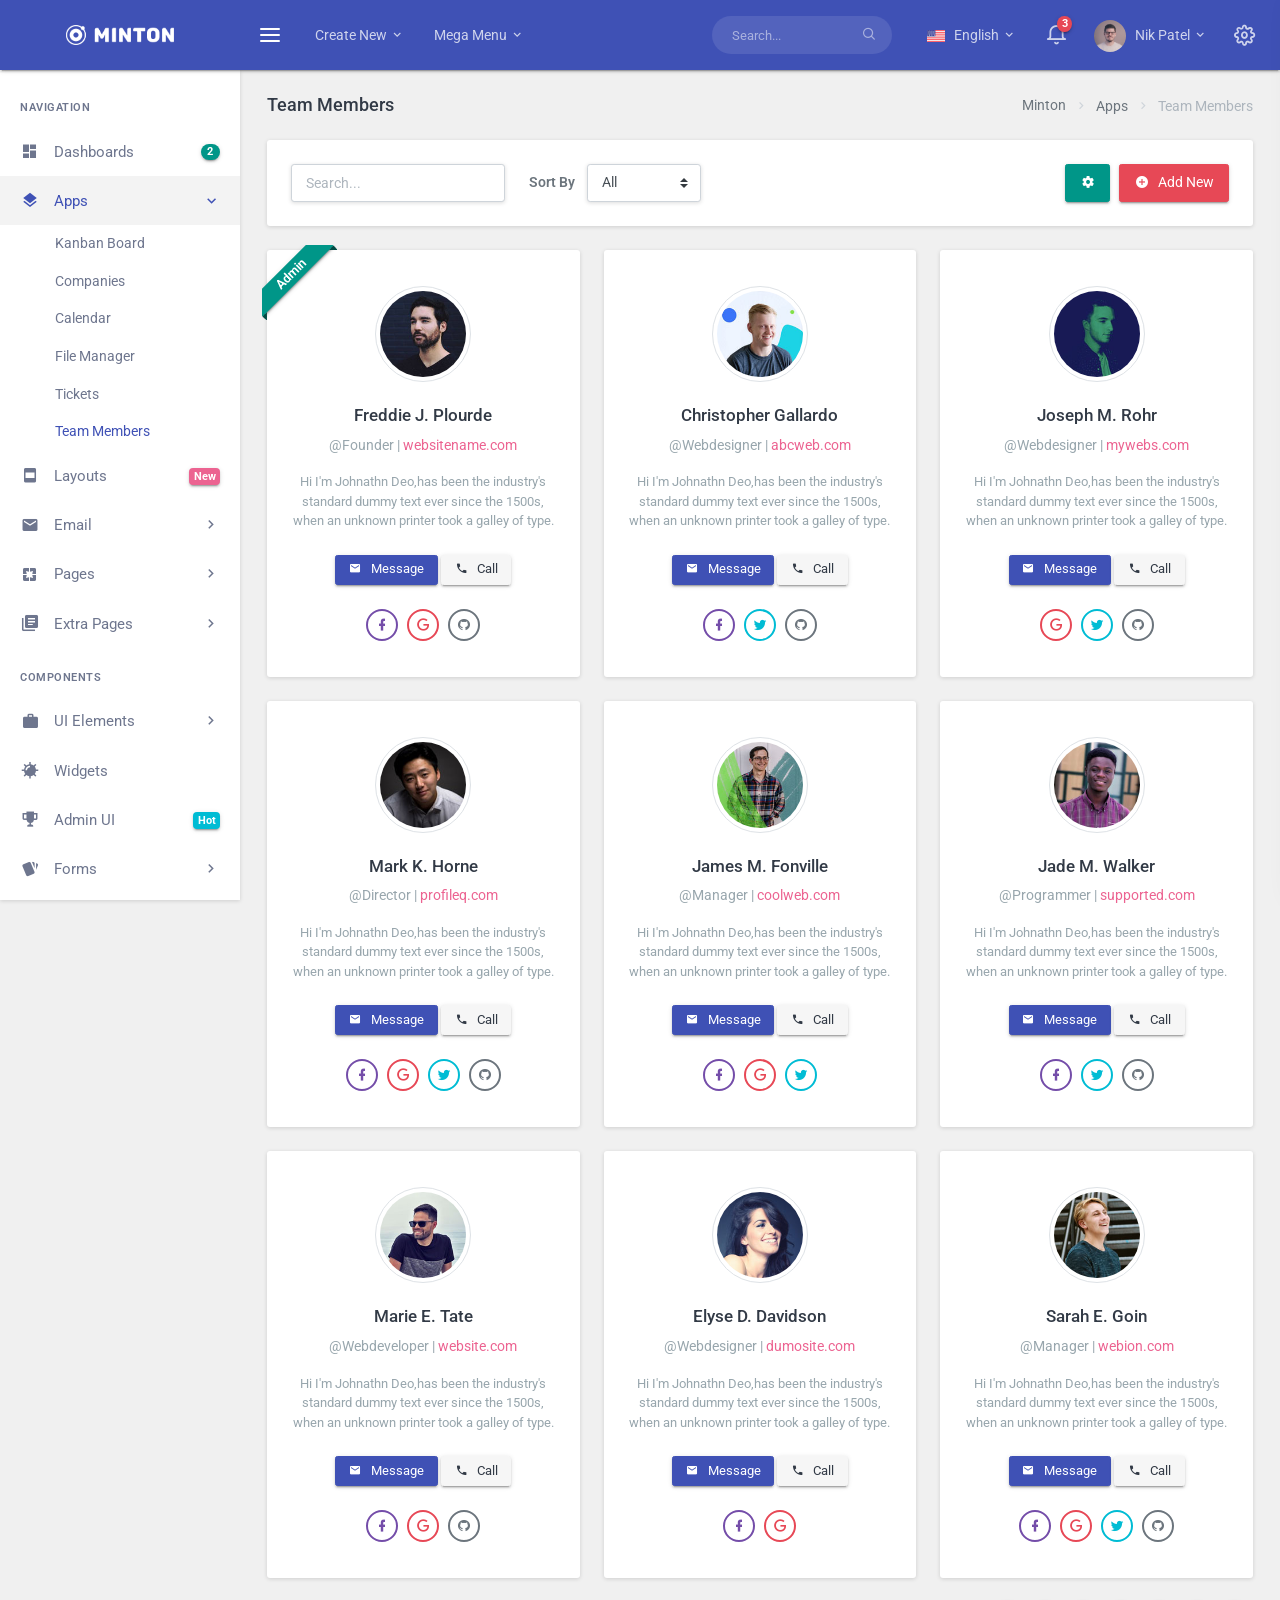
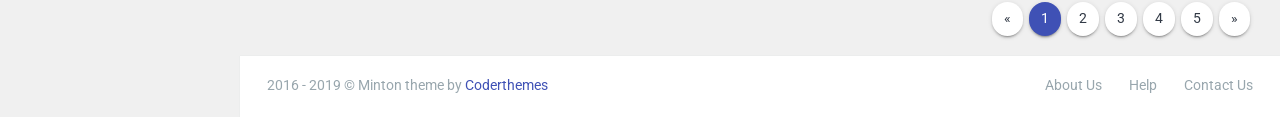
<file: apps-team.html>
<!DOCTYPE html>
<html lang="en">
    <head>
        <meta charset="utf-8" />
        <title>Minton - Responsive Admin Dashboard Template</title>
        <meta name="viewport" content="width=device-width, initial-scale=1.0">
        <meta content="A fully featured admin theme which can be used to build CRM, CMS, etc." name="description" />
        <meta content="Coderthemes" name="author" />
        <meta http-equiv="X-UA-Compatible" content="IE=edge" />
        <!-- App favicon -->
        <link rel="shortcut icon" href="assets/images/favicon.ico">

        <!-- Custom box css -->
        <link href="assets/libs/custombox/custombox.min.css" rel="stylesheet">

        <!-- App css -->
        <link href="assets/css/bootstrap.min.css" rel="stylesheet" type="text/css" />
        <link href="assets/css/icons.min.css" rel="stylesheet" type="text/css" />
        <link href="assets/css/app.min.css" rel="stylesheet" type="text/css" />

    </head>

    <body>

        <!-- Begin page -->
        <div id="wrapper">

            <!-- Topbar Start -->
            <div class="navbar-custom">
                <ul class="list-unstyled topnav-menu float-right mb-0">

                    <li class="d-none d-sm-block">
                        <form class="app-search">
                            <div class="app-search-box">
                                <div class="input-group">
                                    <input type="text" class="form-control" placeholder="Search...">
                                    <div class="input-group-append">
                                        <button class="btn" type="submit">
                                            <i class="fe-search"></i>
                                        </button>
                                    </div>
                                </div>
                            </div>
                        </form>
                    </li>

                    <li class="dropdown d-none d-lg-block">
                        <a class="nav-link dropdown-toggle mr-0 waves-effect waves-light" data-toggle="dropdown" href="#" role="button" aria-haspopup="false" aria-expanded="false">
                            <img src="assets/images/flags/us.jpg" alt="user-image" class="mr-1" height="12"> <span class="align-middle">English <i class="mdi mdi-chevron-down"></i> </span>
                        </a>
                        <div class="dropdown-menu dropdown-menu-right">
                            <!-- item-->
                            <a href="javascript:void(0);" class="dropdown-item notify-item">
                                <img src="assets/images/flags/germany.jpg" alt="user-image" class="mr-1" height="12"> <span class="align-middle">German</span>
                            </a>

                            <!-- item-->
                            <a href="javascript:void(0);" class="dropdown-item notify-item">
                                <img src="assets/images/flags/italy.jpg" alt="user-image" class="mr-1" height="12"> <span class="align-middle">Italian</span>
                            </a>

                            <!-- item-->
                            <a href="javascript:void(0);" class="dropdown-item notify-item">
                                <img src="assets/images/flags/spain.jpg" alt="user-image" class="mr-1" height="12"> <span class="align-middle">Spanish</span>
                            </a>

                            <!-- item-->
                            <a href="javascript:void(0);" class="dropdown-item notify-item">
                                <img src="assets/images/flags/russia.jpg" alt="user-image" class="mr-1" height="12"> <span class="align-middle">Russian</span>
                            </a>

                        </div>
                    </li>
        
                    <li class="dropdown notification-list">
                        <a class="nav-link dropdown-toggle  waves-effect waves-light" data-toggle="dropdown" href="#" role="button" aria-haspopup="false" aria-expanded="false">
                            <i class="fe-bell noti-icon"></i>
                            <span class="badge badge-danger rounded-circle noti-icon-badge">3</span>
                        </a>
                        <div class="dropdown-menu dropdown-menu-right dropdown-lg">

                            <!-- item-->
                            <div class="dropdown-item noti-title">
                                <h5 class="m-0">
                                    <span class="float-right">
                                        <a href="" class="text-dark">
                                            <small>Clear All</small>
                                        </a>
                                    </span>Notification
                                </h5>
                            </div>

                            <div class="slimscroll noti-scroll">

                                <!-- item-->
                                <a href="javascript:void(0);" class="dropdown-item notify-item active">
                                    <div class="notify-icon bg-soft-primary text-primary">
                                        <i class="mdi mdi-comment-account-outline"></i>
                                    </div>
                                    <p class="notify-details">Doug Dukes commented on Admin Dashboard
                                        <small class="text-muted">1 min ago</small>
                                    </p>
                                </a>

                                <!-- item-->
                                <a href="javascript:void(0);" class="dropdown-item notify-item">
                                    <div class="notify-icon">
                                        <img src="assets/images/users/avatar-2.jpg" class="img-fluid rounded-circle" alt="" /> </div>
                                    <p class="notify-details">Mario Drummond</p>
                                    <p class="text-muted mb-0 user-msg">
                                        <small>Hi, How are you? What about our next meeting</small>
                                    </p>
                                </a>

                                <!-- item-->
                                <a href="javascript:void(0);" class="dropdown-item notify-item">
                                    <div class="notify-icon">
                                        <img src="assets/images/users/avatar-4.jpg" class="img-fluid rounded-circle" alt="" /> </div>
                                    <p class="notify-details">Karen Robinson</p>
                                    <p class="text-muted mb-0 user-msg">
                                        <small>Wow ! this admin looks good and awesome design</small>
                                    </p>
                                </a>

                                <!-- item-->
                                <a href="javascript:void(0);" class="dropdown-item notify-item">
                                    <div class="notify-icon bg-soft-warning text-warning">
                                        <i class="mdi mdi-account-plus"></i>
                                    </div>
                                    <p class="notify-details">New user registered.
                                        <small class="text-muted">5 hours ago</small>
                                    </p>
                                </a>

                                <!-- item-->
                                <a href="javascript:void(0);" class="dropdown-item notify-item">
                                    <div class="notify-icon bg-info">
                                        <i class="mdi mdi-comment-account-outline"></i>
                                    </div>
                                    <p class="notify-details">Caleb Flakelar commented on Admin
                                        <small class="text-muted">4 days ago</small>
                                    </p>
                                </a>

                                <!-- item-->
                                <a href="javascript:void(0);" class="dropdown-item notify-item">
                                    <div class="notify-icon bg-secondary">
                                        <i class="mdi mdi-heart"></i>
                                    </div>
                                    <p class="notify-details">Carlos Crouch liked
                                        <b>Admin</b>
                                        <small class="text-muted">13 days ago</small>
                                    </p>
                                </a>
                            </div>

                            <!-- All-->
                            <a href="javascript:void(0);" class="dropdown-item text-center text-primary notify-item notify-all">
                                View all
                                <i class="fi-arrow-right"></i>
                            </a>

                        </div>
                    </li>

                    <li class="dropdown notification-list">
                        <a class="nav-link dropdown-toggle nav-user mr-0 waves-effect waves-light" data-toggle="dropdown" href="#" role="button" aria-haspopup="false" aria-expanded="false">
                            <img src="assets/images/users/avatar-1.jpg" alt="user-image" class="rounded-circle">
                            <span class="pro-user-name ml-1">
                                Nik Patel <i class="mdi mdi-chevron-down"></i> 
                            </span>
                        </a>
                        <div class="dropdown-menu dropdown-menu-right profile-dropdown ">
                            <!-- item-->
                            <div class="dropdown-header noti-title">
                                <h6 class="text-overflow m-0">Welcome !</h6>
                            </div>

                            <!-- item-->
                            <a href="javascript:void(0);" class="dropdown-item notify-item">
                                <i class="mdi mdi-account-circle"></i>
                                <span>My Account</span>
                            </a>

                            <!-- item-->
                            <a href="javascript:void(0);" class="dropdown-item notify-item">
                                <i class="mdi mdi-settings"></i>
                                <span>Settings</span>
                            </a>

                            <!-- item-->
                            <a href="javascript:void(0);" class="dropdown-item notify-item">
                                <i class="mdi mdi-wallet"></i>
                                <span>My Wallet <span class="badge badge-success float-right">3</span> </span>
                            </a>

                            <!-- item-->
                            <a href="javascript:void(0);" class="dropdown-item notify-item">
                                <i class="mdi mdi-lock"></i>
                                <span>Lock Screen</span>
                            </a>

                            <div class="dropdown-divider"></div>

                            <!-- item-->
                            <a href="javascript:void(0);" class="dropdown-item notify-item">
                                <i class="mdi mdi-logout"></i>
                                <span>Logout</span>
                            </a>

                        </div>
                    </li>
        

                    <li class="dropdown notification-list">
                        <a href="javascript:void(0);" class="nav-link right-bar-toggle waves-effect waves-light">
                            <i class="fe-settings noti-icon"></i>
                        </a>
                    </li>


                </ul>

                <!-- LOGO -->
                <div class="logo-box">
                    <a href="index.html" class="logo text-center">
                        <span class="logo-lg">
                            <img src="assets/images/logo-light.png" alt="" height="20">
                            <!-- <span class="logo-lg-text-light">Xeria</span> -->
                        </span>
                        <span class="logo-sm">
                            <!-- <span class="logo-sm-text-dark">X</span> -->
                            <img src="assets/images/logo-sm.png" alt="" height="24">
                        </span>
                    </a>
                </div>

                <ul class="list-unstyled topnav-menu topnav-menu-left m-0">
                    <li>
                        <button class="button-menu-mobile waves-effect waves-light">
                            <i class="fe-menu"></i>
                        </button>
                    </li>
        
                    <li class="dropdown d-none d-lg-block">
                        <a class="nav-link dropdown-toggle waves-effect waves-light" data-toggle="dropdown" href="#" role="button" aria-haspopup="false" aria-expanded="false">
                            Create New
                            <i class="mdi mdi-chevron-down"></i> 
                        </a>
                        <div class="dropdown-menu">
                            <!-- item-->
                            <a href="javascript:void(0);" class="dropdown-item">
                                <i class="fe-briefcase mr-1"></i>
                                <span>New Projects</span>
                            </a>

                            <!-- item-->
                            <a href="javascript:void(0);" class="dropdown-item">
                                <i class="fe-user mr-1"></i>
                                <span>Create Users</span>
                            </a>

                            <!-- item-->
                            <a href="javascript:void(0);" class="dropdown-item">
                                <i class="fe-bar-chart-line- mr-1"></i>
                                <span>Revenue Report</span>
                            </a>

                            <!-- item-->
                            <a href="javascript:void(0);" class="dropdown-item">
                                <i class="fe-settings mr-1"></i>
                                <span>Settings</span>
                            </a>

                            <div class="dropdown-divider"></div>

                            <!-- item-->
                            <a href="javascript:void(0);" class="dropdown-item">
                                <i class="fe-headphones mr-1"></i>
                                <span>Help & Support</span>
                            </a>

                        </div>
                    </li>

                    <li class="dropdown dropdown-mega d-none d-lg-block">
                        <a class="nav-link dropdown-toggle waves-effect waves-light" data-toggle="dropdown" href="#" role="button" aria-haspopup="false" aria-expanded="false">
                            Mega Menu
                            <i class="mdi mdi-chevron-down"></i> 
                        </a>
                        <div class="dropdown-menu dropdown-megamenu">
                            <div class="row">
                                <div class="col-sm-8">
                        
                                    <div class="row">
                                        <div class="col-md-4">
                                            <h5 class="text-dark mt-0">UI Components</h5>
                                            <ul class="list-unstyled megamenu-list">
                                                <li>
                                                    <a href="javascript:void(0);">Widgets</a>
                                                </li>
                                                <li>
                                                    <a href="javascript:void(0);">Nestable List</a>
                                                </li>
                                                <li>
                                                    <a href="javascript:void(0);">Range Sliders</a>
                                                </li>
                                                <li>
                                                    <a href="javascript:void(0);">Masonry Items</a>
                                                </li>
                                                <li>
                                                    <a href="javascript:void(0);">Sweet Alerts</a>
                                                </li>
                                                <li>
                                                    <a href="javascript:void(0);">Treeview Page</a>
                                                </li>
                                                <li>
                                                    <a href="javascript:void(0);">Tour Page</a>
                                                </li>
                                            </ul>
                                        </div>

                                        <div class="col-md-4">
                                            <h5 class="text-dark mt-0">Applications</h5>
                                            <ul class="list-unstyled megamenu-list">
                                                <li>
                                                    <a href="javascript:void(0);">eCommerce Pages</a>
                                                </li>
                                                <li>
                                                    <a href="javascript:void(0);">CRM Pages</a>
                                                </li>
                                                <li>
                                                    <a href="javascript:void(0);">Email</a>
                                                </li>
                                                <li>
                                                    <a href="javascript:void(0);">Calendar</a>
                                                </li>
                                                <li>
                                                    <a href="javascript:void(0);">Team Contacts</a>
                                                </li>
                                                <li>
                                                    <a href="javascript:void(0);">Task Board</a>
                                                </li>
                                                <li>
                                                    <a href="javascript:void(0);">Email Templates</a>
                                                </li>
                                            </ul>
                                        </div>

                                        <div class="col-md-4">
                                            <h5 class="text-dark mt-0">Extra Pages</h5>
                                            <ul class="list-unstyled megamenu-list">
                                                <li>
                                                    <a href="javascript:void(0);">Left Sidebar with User</a>
                                                </li>
                                                <li>
                                                    <a href="javascript:void(0);">Menu Collapsed</a>
                                                </li>
                                                <li>
                                                    <a href="javascript:void(0);">Small Left Sidebar</a>
                                                </li>
                                                <li>
                                                    <a href="javascript:void(0);">New Header Style</a>
                                                </li>
                                                <li>
                                                    <a href="javascript:void(0);">Search Result</a>
                                                </li>
                                                <li>
                                                    <a href="javascript:void(0);">Gallery Pages</a>
                                                </li>
                                                <li>
                                                    <a href="javascript:void(0);">Maintenance & Coming Soon</a>
                                                </li>
                                            </ul>
                                        </div>
                                    </div>
                                </div>
                                <div class="col-sm-4">
                                    <div class="text-center mt-3">
                                        <h3 class="text-dark">Special Discount Sale!</h3>
                                        <h4>Save up to 70% off.</h4>
                                        <button class="btn btn-primary mt-3">Download Now <i class="ml-1 mdi mdi-arrow-right"></i></button>
                                    </div>
                                </div>
                            </div>

                        </div>
                    </li>
                </ul>
            </div>
            <!-- end Topbar -->

            <!-- ========== Left Sidebar Start ========== -->
            <div class="left-side-menu">

                <div class="slimscroll-menu">

                    <!--- Sidemenu -->
                    <div id="sidebar-menu">

                        <ul class="metismenu" id="side-menu">

                            <li class="menu-title">Navigation</li>

                            <li>
                                <a href="javascript: void(0);" class="waves-effect">
                                    <i class="mdi mdi-view-dashboard"></i>
                                    <span class="badge badge-success badge-pill float-right">2</span>
                                    <span> Dashboards </span>
                                </a>
                                <ul class="nav-second-level" aria-expanded="false">
                                    <li>
                                        <a href="index.html">Dashboard 1</a>
                                    </li>
                                    <li>
                                        <a href="dashboard-2.html">Dashboard 2</a>
                                    </li>
                                </ul>
                            </li>

                            <li>
                                <a href="javascript: void(0);" class="waves-effect">
                                    <i class="mdi mdi-layers"></i>
                                    <span> Apps </span>
                                    <span class="menu-arrow"></span>
                                </a>
                                <ul class="nav-second-level" aria-expanded="false">
                                    <li>
                                        <a href="apps-kanbanboard.html">Kanban Board</a>
                                    </li>
                                    <li>
                                        <a href="apps-companies.html">Companies</a>
                                    </li>
                                    <li>
                                        <a href="apps-calendar.html">Calendar</a>
                                    </li>
                                    <li>
                                        <a href="apps-filemanager.html">File Manager</a>
                                    </li>
                                    <li>
                                        <a href="apps-tickets.html">Tickets</a>
                                    </li>
                                    <li>
                                        <a href="apps-team.html">Team Members</a>
                                    </li>
                                </ul>
                            </li>

                            <li>
                                <a href="javascript: void(0);" class="waves-effect">
                                    <i class="mdi mdi-page-layout-body"></i>
                                    <span class="badge badge-pink float-right">New</span>
                                    <span> Layouts </span>
                                </a>
                                <ul class="nav-second-level" aria-expanded="false">
                                    <li>
                                        <a href="layouts-sidebar-sm.html">Small Sidebar</a>
                                    </li>
                                    <li>
                                        <a href="layouts-dark-sidebar.html">Dark Sidebar</a>
                                    </li>
                                    <li>
                                        <a href="layouts-light-topbar.html">Light Topbar</a>
                                    </li>
                                    <li>
                                        <a href="layouts-preloader.html">Preloader</a>
                                    </li>
                                    <li>
                                        <a href="layouts-sidebar-collapsed.html">Sidebar Collapsed</a>
                                    </li>
                                    <li>
                                        <a href="layouts-boxed.html">Boxed</a>
                                    </li>
                                </ul>
                            </li>
                
                            <li>
                                <a href="javascript: void(0);" class="waves-effect">
                                    <i class="mdi mdi-email"></i>
                                    <span> Email </span>
                                    <span class="menu-arrow"></span>
                                </a>
                                <ul class="nav-second-level" aria-expanded="false">
                                    <li>
                                        <a href="email-inbox.html">Inbox</a>
                                    </li>
                                    <li>
                                        <a href="email-read.html">Read Email</a>
                                    </li>
                                    <li>
                                        <a href="email-compose.html">Compose Email</a>
                                    </li>
                                    <li>
                                        <a href="email-templates.html">Email Templates</a>
                                    </li>
                                </ul>
                            </li>

                            <li>
                                <a href="javascript: void(0);" class="waves-effect">
                                    <i class="mdi mdi-google-pages"></i>
                                    <span> Pages </span>
                                    <span class="menu-arrow"></span>
                                </a>
                                <ul class="nav-second-level" aria-expanded="false">
                                    <li>
                                        <a href="pages-starter.html">Starter</a>
                                    </li>
                                    <li>
                                        <a href="pages-login.html">Log In</a>
                                    </li>
                                    <li>
                                        <a href="pages-register.html">Register</a>
                                    </li>
                                    <li>
                                        <a href="pages-recoverpw.html">Recover Password</a>
                                    </li>
                                    <li>
                                        <a href="pages-lock-screen.html">Lock Screen</a>
                                    </li>
                                    <li>
                                        <a href="pages-logout.html">Logout</a>
                                    </li>
                                    <li>
                                        <a href="pages-confirm-mail.html">Confirm Mail</a>
                                    </li>
                                    <li>
                                        <a href="pages-404.html">Error 404</a>
                                    </li>
                                    <li>
                                        <a href="pages-404-alt.html">Error 404-alt</a>
                                    </li>
                                    <li>
                                        <a href="pages-500.html">Error 500</a>
                                    </li>
                                </ul>
                            </li>

                            <li>
                                <a href="javascript: void(0);" class="waves-effect">
                                    <i class="mdi mdi-file-document-box-multiple"></i>
                                    <span> Extra Pages </span>
                                    <span class="menu-arrow"></span>
                                </a>
                                <ul class="nav-second-level" aria-expanded="false">
                                    <li>
                                        <a href="extras-profile.html">Profile</a>
                                    </li>
                                    <li>
                                        <a href="extras-timeline.html">Timeline</a>
                                    </li>
                                    <li>
                                        <a href="extras-invoice.html">Invoice</a>
                                    </li>
                                    <li>
                                        <a href="extras-faqs.html">FAQs</a>
                                    </li>
                                    <li>
                                        <a href="extras-tour.html">Tour Page</a>
                                    </li>
                                    <li>
                                        <a href="extras-pricing.html">Pricing</a>
                                    </li>
                                    <li>
                                        <a href="extras-maintenance.html">Maintenance</a>
                                    </li>
                                    <li>
                                        <a href="extras-coming-soon.html">Coming Soon</a>
                                    </li>
                                    <li>
                                        <a href="extras-gallery.html">Gallery</a>
                                    </li>
                                </ul>
                            </li>

                            <li class="menu-title mt-2">Components</li>

                            <li>
                                <a href="javascript: void(0);" class="waves-effect">
                                    <i class="mdi mdi-briefcase"></i>
                                    <span> UI Elements </span>
                                    <span class="menu-arrow"></span>
                                </a>
                                <ul class="nav-second-level" aria-expanded="false">
                                    <li>
                                        <a href="ui-buttons.html">Buttons</a>
                                    </li>
                                    <li>
                                        <a href="ui-cards.html">Cards</a>
                                    </li>
                                    <li>
                                        <a href="ui-portlets.html">Portlets</a>
                                    </li>
                                    <li>
                                        <a href="ui-tabs-accordions.html">Tabs & Accordions</a>
                                    </li>
                                    <li>
                                        <a href="ui-modals.html">Modals</a>
                                    </li>
                                    <li>
                                        <a href="ui-progress.html">Progress</a>
                                    </li>
                                    <li>
                                        <a href="ui-notifications.html">Notifications</a>
                                    </li>
                                    <li>
                                        <a href="ui-ribbons.html">Ribbons</a>
                                    </li>
                                    <li>
                                        <a href="ui-spinners.html">Spinners</a>
                                    </li>
                                    <li>
                                        <a href="ui-general.html">General UI</a>
                                    </li>
                                    <li>
                                        <a href="ui-typography.html">Typography</a>
                                    </li>
                                    <li>
                                        <a href="ui-grid.html">Grid</a>
                                    </li>
                                </ul>
                            </li>

                            <li>
                                <a href="widgets.html" class="waves-effect">
                                    <i class="mdi mdi-mine"></i>
                                    <span> Widgets </span>
                                </a>
                            </li>

                            <li>
                                <a href="javascript: void(0);" class="waves-effect">
                                    <i class="mdi mdi-trophy-variant"></i>
                                    <span class="badge badge-info float-right">Hot</span>
                                    <span> Admin UI </span>
                                </a>
                                <ul class="nav-second-level" aria-expanded="false">
                                    <li>
                                        <a href="admin-sweet-alert.html">Sweet Alert</a>
                                    </li>
                                    <li>
                                        <a href="admin-nestable.html">Nestable List</a>
                                    </li>
                                    <li>
                                        <a href="admin-treeview.html">Treeview</a>
                                    </li>
                                    <li>
                                        <a href="admin-range-slider.html">Range Slider</a>
                                    </li>
                                    <li>
                                        <a href="admin-carousel.html">Carousel</a>
                                    </li>
                                </ul>
                            </li>

                            <li>
                                <a href="javascript: void(0);" class="waves-effect">
                                    <i class="mdi mdi-cards"></i>
                                    <span> Forms </span>
                                    <span class="menu-arrow"></span>
                                </a>
                                <ul class="nav-second-level" aria-expanded="false">
                                    <li>
                                        <a href="forms-elements.html">General Elements</a>
                                    </li>
                                    <li>
                                        <a href="forms-advanced.html">Advanced</a>
                                    </li>
                                    <li>
                                        <a href="forms-validation.html">Validation</a>
                                    </li>
                                    <li>
                                        <a href="forms-pickers.html">Pickers</a>
                                    </li>
                                    <li>
                                        <a href="forms-wizard.html">Wizard</a>
                                    </li>
                                    <li>
                                        <a href="forms-summernote.html">Summernote</a>
                                    </li>
                                    <li>
                                        <a href="forms-quilljs.html">Quilljs Editor</a>
                                    </li>
                                    <li>
                                        <a href="forms-file-uploads.html">File Uploads</a>
                                    </li>
                                    <li>
                                        <a href="forms-x-editable.html">X Editable</a>
                                    </li>
                                </ul>
                            </li>

                            <li>
                                <a href="javascript: void(0);" class="waves-effect">
                                    <i class="mdi mdi-table"></i>
                                    <span> Tables </span>
                                    <span class="menu-arrow"></span>
                                </a>
                                <ul class="nav-second-level" aria-expanded="false">
                                    <li>
                                        <a href="tables-basic.html">Basic Tables</a>
                                    </li>
                                    <li>
                                        <a href="tables-datatables.html">Data Tables</a>
                                    </li>
                                    <li>
                                        <a href="tables-editable.html">Editable Tables</a>
                                    </li>
                                    <li>
                                        <a href="tables-tablesaw.html">Tablesaw Tables</a>
                                    </li>
                                    <li>
                                        <a href="tables-responsive.html">Responsive Tables</a>
                                    </li>
                                    <li>
                                        <a href="tables-footables.html">FooTables</a>
                                    </li>
                                </ul>
                            </li>

                            <li>
                                <a href="javascript: void(0);" class="waves-effect">
                                    <i class="mdi mdi-chart-arc"></i>
                                    <span> Charts </span>
                                    <span class="menu-arrow"></span>
                                </a>
                                <ul class="nav-second-level" aria-expanded="false">
                                    <li>
                                        <a href="charts-flot.html">Flot Charts</a>
                                    </li>
                                    <li>
                                        <a href="charts-apex.html">Apex Charts</a>
                                    </li>
                                    <li>
                                        <a href="charts-morris.html">Morris Charts</a>
                                    </li>
                                    <li>
                                        <a href="charts-chartjs.html">Chartjs Charts</a>
                                    </li>
                                    <li>
                                        <a href="charts-c3.html">C3 Charts</a>
                                    </li>
                                    <li>
                                        <a href="charts-peity.html">Peity Charts</a>
                                    </li>
                                    <li>
                                        <a href="charts-chartist.html">Chartist Charts</a>
                                    </li>
                                    <li>
                                        <a href="charts-sparklines.html">Sparklines Charts</a>
                                    </li>
                                    <li>
                                        <a href="charts-knob.html">Jquery Knob Charts</a>
                                    </li>
                                </ul>
                            </li>

                            <li>
                                <a href="javascript: void(0);" class="waves-effect">
                                    <i class="mdi mdi-parachute"></i>
                                    <span> Icons </span>
                                    <span class="menu-arrow"></span>
                                </a>
                                <ul class="nav-second-level" aria-expanded="false">
                                    <li>
                                        <a href="icons-remix.html">Remix Icons</a>
                                    </li>
                                    <li>
                                        <a href="icons-feather.html">Feather Icons</a>
                                    </li>
                                    <li>
                                        <a href="icons-mdi.html">Material Design Icons</a>
                                    </li>
                                    <li>
                                        <a href="icons-font-awesome.html">Font Awesome</a>
                                    </li>
                                    <li>
                                        <a href="icons-themify.html">Themify</a>
                                    </li>
                                    <li>
                                        <a href="icons-weather.html">Weather</a>
                                    </li>
                                </ul>
                            </li>

                            <li>
                                <a href="javascript: void(0);" class="waves-effect">
                                    <i class="mdi mdi-map"></i>
                                    <span> Maps </span>
                                    <span class="menu-arrow"></span>
                                </a>
                                <ul class="nav-second-level" aria-expanded="false">
                                    <li>
                                        <a href="maps-google.html">Google Maps</a>
                                    </li>
                                    <li>
                                        <a href="maps-vector.html">Vector Maps</a>
                                    </li>
                                    <li>
                                        <a href="maps-mapael.html">Mapael Maps</a>
                                    </li>
                                </ul>
                            </li>

                            <li>
                                <a href="javascript: void(0);" class="waves-effect">
                                    <i class="mdi mdi-share-variant"></i>
                                    <span> Multi Level </span>
                                    <span class="menu-arrow"></span>
                                </a>
                                <ul class="nav-second-level nav" aria-expanded="false">
                                    <li>
                                        <a href="javascript: void(0);">Level 1.1</a>
                                    </li>
                                    <li>
                                        <a href="javascript: void(0);" aria-expanded="false">Level 1.2
                                            <span class="menu-arrow"></span>
                                        </a>
                                        <ul class="nav-third-level nav" aria-expanded="false">
                                            <li>
                                                <a href="javascript: void(0);">Level 2.1</a>
                                            </li>
                                            <li>
                                                <a href="javascript: void(0);">Level 2.2</a>
                                            </li>
                                        </ul>
                                    </li>
                                </ul>
                            </li>
                        </ul>

                    </div>
                    <!-- End Sidebar -->

                    <div class="clearfix"></div>

                </div>
                <!-- Sidebar -left -->

            </div>
            <!-- Left Sidebar End -->

            <!-- ============================================================== -->
            <!-- Start Page Content here -->
            <!-- ============================================================== -->

            <div class="content-page">
                <div class="content">

                    <!-- Start Content-->
                    <div class="container-fluid">
                        
                        <!-- start page title -->
                        <div class="row">
                            <div class="col-12">
                                <div class="page-title-box">
                                    <div class="page-title-right">
                                        <ol class="breadcrumb m-0">
                                            <li class="breadcrumb-item"><a href="javascript: void(0);">Minton</a></li>
                                            <li class="breadcrumb-item"><a href="javascript: void(0);">Apps</a></li>
                                            <li class="breadcrumb-item active">Team Members</li>
                                        </ol>
                                    </div>
                                    <h4 class="page-title">Team Members</h4>
                                </div>
                            </div>
                        </div>     
                        <!-- end page title --> 

                        <div class="row">
                            <div class="col-12">
                                <div class="card-box">
                                    <div class="row">
                                        <div class="col-lg-8">
                                            <form class="form-inline">
                                                <div class="form-group">
                                                    <label for="inputPassword2" class="sr-only">Search</label>
                                                    <input type="search" class="form-control" id="inputPassword2" placeholder="Search...">
                                                </div>
                                                <div class="form-group mx-sm-3">
                                                    <label for="status-select" class="mr-2">Sort By</label>
                                                    <select class="custom-select" id="status-select">
                                                        <option selected="">All</option>
                                                        <option value="1">Name</option>
                                                        <option value="2">Post</option>
                                                        <option value="3">Followers</option>
                                                        <option value="4">Followings</option>
                                                    </select>
                                                </div>
                                            </form>
                                        </div>
                                        <div class="col-lg-4">
                                            <div class="text-lg-right mt-3 mt-lg-0">
                                                <button type="button" class="btn btn-success waves-effect waves-light mr-1"><i class="mdi mdi-settings"></i></button>
                                                <a href="#custom-modal" class="btn btn-danger waves-effect waves-light" data-animation="fadein" data-plugin="custommodal" data-overlayColor="#38414a"><i class="mdi mdi-plus-circle mr-1"></i> Add New</a>
                                            </div>
                                        </div><!-- end col-->
                                    </div> <!-- end row -->
                                </div> <!-- end card-box -->
                            </div><!-- end col-->
                        </div>
                        <!-- end row -->        

                        <div class="row">
                            <div class="col-lg-4">
                                <div class="text-center card-box ribbon-box">
                                    <div class="ribbon-two ribbon-two-success"><span>Admin</span></div>
                                    <div class="clearfix"></div>
                                    <div class="pt-2 pb-2">
                                        <img src="assets/images/users/avatar-3.jpg" class="rounded-circle img-thumbnail avatar-xl" alt="profile-image">

                                        <h4 class="mt-3 font-17"><a href="extras-profile.html" class="text-dark">Freddie J. Plourde</a></h4>
                                        <p class="text-muted">@Founder <span> | </span> <span> <a href="#" class="text-pink">websitename.com</a> </span></p>

                                        <p class="text-muted font-13 mb-3">
                                            Hi I'm Johnathn Deo,has been the industry's standard dummy text ever since the 1500s, when an unknown printer took a galley of type.
                                        </p>

                                        <button type="button" class="btn btn-primary btn-sm waves-effect waves-light"><i class="mdi mdi-email mr-1"></i> Message</button>
                                        <button type="button" class="btn btn-light btn-sm waves-effect"><i class="mdi mdi-phone mr-1"></i> Call</button>

                                        <ul class="social-list list-inline mt-3 mb-0">
                                            <li class="list-inline-item">
                                                <a href="javascript: void(0);" class="social-list-item border-purple text-purple"><i class="mdi mdi-facebook"></i></a>
                                            </li>
                                            <li class="list-inline-item">
                                                <a href="javascript: void(0);" class="social-list-item border-danger text-danger"><i class="mdi mdi-google"></i></a>
                                            </li>
                                            <li class="list-inline-item">
                                                <a href="javascript: void(0);" class="social-list-item border-secondary text-secondary"><i class="mdi mdi-github-circle"></i></a>
                                            </li>
                                        </ul>

                                    </div> <!-- end .padding -->
                                </div> <!-- end card-box-->
                            </div> <!-- end col -->

                            <div class="col-lg-4">
                                <div class="text-center card-box">
                                    <div class="pt-2 pb-2">
                                        <img src="assets/images/users/avatar-4.jpg" class="rounded-circle img-thumbnail avatar-xl" alt="profile-image">

                                        <h4 class="mt-3 font-17"><a href="extras-profile.html" class="text-dark">Christopher Gallardo</a></h4>
                                        <p class="text-muted">@Webdesigner  <span> | </span> <span> <a href="#" class="text-pink">abcweb.com</a> </span></p>

                                        <p class="text-muted font-13 mb-3">
                                            Hi I'm Johnathn Deo,has been the industry's standard dummy text ever since the 1500s, when an unknown printer took a galley of type.
                                        </p>

                                        <button type="button" class="btn btn-primary btn-sm waves-effect waves-light"><i class="mdi mdi-email mr-1"></i> Message</button>
                                        <button type="button" class="btn btn-light btn-sm waves-effect"><i class="mdi mdi-phone mr-1"></i> Call</button>

                                        <ul class="social-list list-inline mt-3 mb-0">
                                            <li class="list-inline-item">
                                                <a href="javascript: void(0);" class="social-list-item border-purple text-purple"><i class="mdi mdi-facebook"></i></a>
                                            </li>
                                            <li class="list-inline-item">
                                                <a href="javascript: void(0);" class="social-list-item border-info text-info"><i class="mdi mdi-twitter"></i></a>
                                            </li>
                                            <li class="list-inline-item">
                                                <a href="javascript: void(0);" class="social-list-item border-secondary text-secondary"><i class="mdi mdi-github-circle"></i></a>
                                            </li>
                                        </ul>

                                    </div> <!-- end .padding -->
                                </div> <!-- end card-box-->
                            </div> <!-- end col -->

                            <div class="col-lg-4">
                                <div class="text-center card-box">
                                    <div class="pt-2 pb-2">
                                        <img src="assets/images/users/avatar-5.jpg" class="rounded-circle img-thumbnail avatar-xl" alt="profile-image">

                                        <h4 class="mt-3 font-17"><a href="extras-profile.html" class="text-dark">Joseph M. Rohr</a></h4>
                                        <p class="text-muted">@Webdesigner <span> | </span> <span> <a href="#" class="text-pink">mywebs.com</a> </span></p>

                                        <p class="text-muted font-13 mb-3">
                                            Hi I'm Johnathn Deo,has been the industry's standard dummy text ever since the 1500s, when an unknown printer took a galley of type.
                                        </p>

                                        <button type="button" class="btn btn-primary btn-sm waves-effect waves-light"><i class="mdi mdi-email mr-1"></i> Message</button>
                                        <button type="button" class="btn btn-light btn-sm waves-effect"><i class="mdi mdi-phone mr-1"></i> Call</button>

                                        <ul class="social-list list-inline mt-3 mb-0">
                                            <li class="list-inline-item">
                                                <a href="javascript: void(0);" class="social-list-item border-danger text-danger"><i class="mdi mdi-google"></i></a>
                                            </li>
                                            <li class="list-inline-item">
                                                <a href="javascript: void(0);" class="social-list-item border-info text-info"><i class="mdi mdi-twitter"></i></a>
                                            </li>
                                            <li class="list-inline-item">
                                                <a href="javascript: void(0);" class="social-list-item border-secondary text-secondary"><i class="mdi mdi-github-circle"></i></a>
                                            </li>
                                        </ul>

                                    </div> <!-- end .padding -->
                                </div> <!-- end card-box-->
                            </div> <!-- end col -->
                        </div>
                        <!-- end row -->

                        <div class="row">
                            <div class="col-lg-4">
                                <div class="text-center card-box">
                                    <div class="pt-2 pb-2">
                                        <img src="assets/images/users/avatar-6.jpg" class="rounded-circle img-thumbnail avatar-xl" alt="profile-image">

                                        <h4 class="mt-3 font-17"><a href="extras-profile.html" class="text-dark">Mark K. Horne</a></h4>
                                        <p class="text-muted">@Director  <span> | </span> <span> <a href="#" class="text-pink">profileq.com</a> </span></p>

                                        <p class="text-muted font-13 mb-3">
                                            Hi I'm Johnathn Deo,has been the industry's standard dummy text ever since the 1500s, when an unknown printer took a galley of type.
                                        </p>

                                        <button type="button" class="btn btn-primary btn-sm waves-effect waves-light"><i class="mdi mdi-email mr-1"></i> Message</button>
                                        <button type="button" class="btn btn-light btn-sm waves-effect"><i class="mdi mdi-phone mr-1"></i> Call</button>

                                        <ul class="social-list list-inline mt-3 mb-0">
                                            <li class="list-inline-item">
                                                <a href="javascript: void(0);" class="social-list-item border-purple text-purple"><i class="mdi mdi-facebook"></i></a>
                                            </li>
                                            <li class="list-inline-item">
                                                <a href="javascript: void(0);" class="social-list-item border-danger text-danger"><i class="mdi mdi-google"></i></a>
                                            </li>
                                            <li class="list-inline-item">
                                                <a href="javascript: void(0);" class="social-list-item border-info text-info"><i class="mdi mdi-twitter"></i></a>
                                            </li>
                                            <li class="list-inline-item">
                                                <a href="javascript: void(0);" class="social-list-item border-secondary text-secondary"><i class="mdi mdi-github-circle"></i></a>
                                            </li>
                                        </ul>

                                    </div> <!-- end .padding -->
                                </div> <!-- end card-box-->
                            </div> <!-- end col -->

                            <div class="col-lg-4">
                                <div class="text-center card-box">
                                    <div class="pt-2 pb-2">
                                        <img src="assets/images/users/avatar-7.jpg" class="rounded-circle img-thumbnail avatar-xl" alt="profile-image">

                                        <h4 class="mt-3 font-17"><a href="extras-profile.html" class="text-dark">James M. Fonville</a></h4>
                                        <p class="text-muted">@Manager <span> | </span> <span> <a href="#" class="text-pink">coolweb.com</a> </span></p>

                                        <p class="text-muted font-13 mb-3">
                                            Hi I'm Johnathn Deo,has been the industry's standard dummy text ever since the 1500s, when an unknown printer took a galley of type.
                                        </p>

                                        <button type="button" class="btn btn-primary btn-sm waves-effect waves-light"><i class="mdi mdi-email mr-1"></i> Message</button>
                                        <button type="button" class="btn btn-light btn-sm waves-effect"><i class="mdi mdi-phone mr-1"></i> Call</button>

                                        <ul class="social-list list-inline mt-3 mb-0">
                                            <li class="list-inline-item">
                                                <a href="javascript: void(0);" class="social-list-item border-purple text-purple"><i class="mdi mdi-facebook"></i></a>
                                            </li>
                                            <li class="list-inline-item">
                                                <a href="javascript: void(0);" class="social-list-item border-danger text-danger"><i class="mdi mdi-google"></i></a>
                                            </li>
                                            <li class="list-inline-item">
                                                <a href="javascript: void(0);" class="social-list-item border-info text-info"><i class="mdi mdi-twitter"></i></a>
                                            </li>
                                        </ul>

                                    </div> <!-- end .padding -->
                                </div> <!-- end card-box-->
                            </div> <!-- end col -->

                            <div class="col-lg-4">
                                <div class="text-center card-box">
                                    <div class="pt-2 pb-2">
                                        <img src="assets/images/users/avatar-8.jpg" class="rounded-circle img-thumbnail avatar-xl" alt="profile-image">

                                        <h4 class="mt-3 font-17"><a href="extras-profile.html" class="text-dark">Jade M. Walker</a></h4>
                                        <p class="text-muted">@Programmer <span> | </span> <span> <a href="#" class="text-pink">supported.com</a> </span></p>

                                        <p class="text-muted font-13 mb-3">
                                            Hi I'm Johnathn Deo,has been the industry's standard dummy text ever since the 1500s, when an unknown printer took a galley of type.
                                        </p>

                                        <button type="button" class="btn btn-primary btn-sm waves-effect waves-light"><i class="mdi mdi-email mr-1"></i> Message</button>
                                        <button type="button" class="btn btn-light btn-sm waves-effect"><i class="mdi mdi-phone mr-1"></i> Call</button>

                                        <ul class="social-list list-inline mt-3 mb-0">
                                            <li class="list-inline-item">
                                                <a href="javascript: void(0);" class="social-list-item border-purple text-purple"><i class="mdi mdi-facebook"></i></a>
                                            </li>
                                            <li class="list-inline-item">
                                                <a href="javascript: void(0);" class="social-list-item border-info text-info"><i class="mdi mdi-twitter"></i></a>
                                            </li>
                                            <li class="list-inline-item">
                                                <a href="javascript: void(0);" class="social-list-item border-secondary text-secondary"><i class="mdi mdi-github-circle"></i></a>
                                            </li>
                                        </ul>

                                    </div> <!-- end .padding -->
                                </div> <!-- end card-box-->
                            </div> <!-- end col -->
                        </div>
                        <!-- end row -->


                        <div class="row">
                            <div class="col-lg-4">
                                <div class="text-center card-box">
                                    <div class="pt-2 pb-2">
                                        <img src="assets/images/users/avatar-2.jpg" class="rounded-circle img-thumbnail avatar-xl" alt="profile-image">

                                        <h4 class="mt-3 font-17"><a href="extras-profile.html" class="text-dark">Marie E. Tate</a></h4>
                                        <p class="text-muted">@Webdeveloper <span> | </span> <span> <a href="#" class="text-pink">website.com</a> </span></p>

                                        <p class="text-muted font-13 mb-3">
                                            Hi I'm Johnathn Deo,has been the industry's standard dummy text ever since the 1500s, when an unknown printer took a galley of type.
                                        </p>

                                        <button type="button" class="btn btn-primary btn-sm waves-effect waves-light"><i class="mdi mdi-email mr-1"></i> Message</button>
                                        <button type="button" class="btn btn-light btn-sm waves-effect"><i class="mdi mdi-phone mr-1"></i> Call</button>

                                        <ul class="social-list list-inline mt-3 mb-0">
                                            <li class="list-inline-item">
                                                <a href="javascript: void(0);" class="social-list-item border-purple text-purple"><i class="mdi mdi-facebook"></i></a>
                                            </li>
                                            <li class="list-inline-item">
                                                <a href="javascript: void(0);" class="social-list-item border-danger text-danger"><i class="mdi mdi-google"></i></a>
                                            </li>
                                            <li class="list-inline-item">
                                                <a href="javascript: void(0);" class="social-list-item border-secondary text-secondary"><i class="mdi mdi-github-circle"></i></a>
                                            </li>
                                        </ul>

                                    </div> <!-- end .padding -->
                                </div> <!-- end card-box-->
                            </div> <!-- end col -->

                            <div class="col-lg-4">
                                <div class="text-center card-box">
                                    <div class="pt-2 pb-2">
                                        <img src="assets/images/users/avatar-9.jpg" class="rounded-circle img-thumbnail avatar-xl" alt="profile-image">

                                        <h4 class="mt-3 font-17"><a href="extras-profile.html" class="text-dark">Elyse D. Davidson</a></h4>
                                        <p class="text-muted">@Webdesigner <span> | </span> <span> <a href="#" class="text-pink">dumosite.com</a> </span></p>

                                        <p class="text-muted font-13 mb-3">
                                            Hi I'm Johnathn Deo,has been the industry's standard dummy text ever since the 1500s, when an unknown printer took a galley of type.
                                        </p>

                                        <button type="button" class="btn btn-primary btn-sm waves-effect waves-light"><i class="mdi mdi-email mr-1"></i> Message</button>
                                        <button type="button" class="btn btn-light btn-sm waves-effect"><i class="mdi mdi-phone mr-1"></i> Call</button>

                                        <ul class="social-list list-inline mt-3 mb-0">
                                            <li class="list-inline-item">
                                                <a href="javascript: void(0);" class="social-list-item border-purple text-purple"><i class="mdi mdi-facebook"></i></a>
                                            </li>
                                            <li class="list-inline-item">
                                                <a href="javascript: void(0);" class="social-list-item border-danger text-danger"><i class="mdi mdi-google"></i></a>
                                            </li>
                                        </ul>

                                    </div> <!-- end .padding -->
                                </div> <!-- end card-box-->
                            </div> <!-- end col -->

                            <div class="col-lg-4">
                                <div class="text-center card-box">
                                    <div class="pt-2 pb-2">
                                        <img src="assets/images/users/avatar-10.jpg" class="rounded-circle img-thumbnail avatar-xl" alt="profile-image">

                                        <h4 class="mt-3 font-17"><a href="extras-profile.html" class="text-dark">Sarah E. Goin</a></h4>
                                        <p class="text-muted">@Manager <span> | </span> <span> <a href="#" class="text-pink">webion.com</a> </span></p>

                                        <p class="text-muted font-13 mb-3">
                                            Hi I'm Johnathn Deo,has been the industry's standard dummy text ever since the 1500s, when an unknown printer took a galley of type.
                                        </p>

                                        <button type="button" class="btn btn-primary btn-sm waves-effect waves-light"><i class="mdi mdi-email mr-1"></i> Message</button>
                                        <button type="button" class="btn btn-light btn-sm waves-effect"><i class="mdi mdi-phone mr-1"></i> Call</button>

                                        <ul class="social-list list-inline mt-3 mb-0">
                                            <li class="list-inline-item">
                                                <a href="javascript: void(0);" class="social-list-item border-purple text-purple"><i class="mdi mdi-facebook"></i></a>
                                            </li>
                                            <li class="list-inline-item">
                                                <a href="javascript: void(0);" class="social-list-item border-danger text-danger"><i class="mdi mdi-google"></i></a>
                                            </li>
                                            <li class="list-inline-item">
                                                <a href="javascript: void(0);" class="social-list-item border-info text-info"><i class="mdi mdi-twitter"></i></a>
                                            </li>
                                            <li class="list-inline-item">
                                                <a href="javascript: void(0);" class="social-list-item border-secondary text-secondary"><i class="mdi mdi-github-circle"></i></a>
                                            </li>
                                        </ul>

                                    </div> <!-- end .padding -->
                                </div> <!-- end card-box-->
                            </div> <!-- end col -->
                        </div>
                        <!-- end row -->

                        <div class="row">
                            <div class="col-12">
                                <div class="text-right">
                                    <ul class="pagination pagination-rounded justify-content-end">
                                        <li class="page-item">
                                            <a class="page-link" href="javascript: void(0);" aria-label="Previous">
                                                <span aria-hidden="true">«</span>
                                                <span class="sr-only">Previous</span>
                                            </a>
                                        </li>
                                        <li class="page-item active"><a class="page-link" href="javascript: void(0);">1</a></li>
                                        <li class="page-item"><a class="page-link" href="javascript: void(0);">2</a></li>
                                        <li class="page-item"><a class="page-link" href="javascript: void(0);">3</a></li>
                                        <li class="page-item"><a class="page-link" href="javascript: void(0);">4</a></li>
                                        <li class="page-item"><a class="page-link" href="javascript: void(0);">5</a></li>
                                        <li class="page-item">
                                            <a class="page-link" href="javascript: void(0);" aria-label="Next">
                                                <span aria-hidden="true">»</span>
                                                <span class="sr-only">Next</span>
                                            </a>
                                        </li>
                                    </ul>
                                </div>
                            </div>
                        </div>
                        <!-- end row -->

                        
                    </div> <!-- container -->

                </div> <!-- content -->

                <!-- Footer Start -->
                <footer class="footer">
                    <div class="container-fluid">
                        <div class="row">
                            <div class="col-md-6">
                               2016 - 2019 &copy; Minton theme by <a href="">Coderthemes</a> 
                            </div>
                            <div class="col-md-6">
                                <div class="text-md-right footer-links d-none d-sm-block">
                                    <a href="javascript:void(0);">About Us</a>
                                    <a href="javascript:void(0);">Help</a>
                                    <a href="javascript:void(0);">Contact Us</a>
                                </div>
                            </div>
                        </div>
                    </div>
                </footer>
                <!-- end Footer -->

            </div>

            <!-- ============================================================== -->
            <!-- End Page content -->
            <!-- ============================================================== -->


        </div>
        <!-- END wrapper -->


        <!-- Modal -->
        <div id="custom-modal" class="modal-demo">
            <button type="button" class="close" onclick="Custombox.modal.close();">
                <span>&times;</span><span class="sr-only">Close</span>
            </button>
            <h4 class="custom-modal-title">Add Members</h4>
            <div class="custom-modal-text text-left">
                <form>
                    <div class="form-group">
                        <label for="name">Name</label>
                        <input type="text" class="form-control" id="name" placeholder="Enter name">
                    </div>
                    <div class="form-group">
                        <label for="position">Position</label>
                        <input type="text" class="form-control" id="position" placeholder="Enter position">
                    </div>
                    <div class="form-group">
                        <label for="company">Company</label>
                        <input type="text" class="form-control" id="company" placeholder="Enter company">
                    </div>
                    <div class="form-group">
                        <label for="exampleInputEmail1">Email address</label>
                        <input type="email" class="form-control" id="exampleInputEmail1" placeholder="Enter email">
                    </div>

                    <div class="text-right">
                        <button type="submit" class="btn btn-success waves-effect waves-light">Save</button>
                        <button type="button" class="btn btn-danger waves-effect waves-light m-l-10" onclick="Custombox.close();">Cancel</button>
                    </div>
                </form>
            </div>
        </div> 


        <!-- Right Sidebar -->
        <div class="right-bar">
            <div class="rightbar-title">
                <a href="javascript:void(0);" class="right-bar-toggle float-right">
                    <i class="fe-x noti-icon"></i>
                </a>
                <h4 class="m-0 text-white">Settings</h4>
            </div>
            <div class="slimscroll-menu">
                <!-- User box -->
                <div class="user-box">
                    <div class="user-img">
                        <img src="assets/images/users/avatar-1.jpg" alt="user-img" title="Mat Helme" class="rounded-circle img-fluid">
                        <a href="javascript:void(0);" class="user-edit"><i class="mdi mdi-pencil"></i></a>
                    </div>
            
                    <h5><a href="javascript: void(0);">Nik G. Patel</a> </h5>
                    <p class="text-muted mb-0"><small>Admin Head</small></p>
                </div>

                <ul class="nav nav-pills bg-light nav-justified">
                    <li class="nav-item">
                        <a href="#home1" data-toggle="tab" aria-expanded="false" class="nav-link rounded-0">
                            General
                        </a>
                    </li>
                    <li class="nav-item">
                        <a href="#messages1" data-toggle="tab" aria-expanded="false" class="nav-link rounded-0 active">
                            Chat
                        </a>
                    </li>
                </ul>
                <div class="tab-content pl-3 pr-3">
                    <div class="tab-pane" id="home1">
                        <div class="row mb-2">
                            <div class="col">
                                <h5 class="m-0 font-15">Notifications</h5>
                                <p class="text-muted"><small>Do you need them?</small></p>
                            </div> <!-- end col-->
                            <div class="col-auto">
                                <div class="custom-control custom-switch mb-2">
                                    <input type="checkbox" class="custom-control-input" id="tabswitch1">
                                    <label class="custom-control-label" for="tabswitch1"></label>
                                </div>
                            </div> <!-- end col -->
                        </div>
                        <!-- end row-->

                        <div class="row mb-2">
                            <div class="col">
                                <h5 class="m-0 font-15">API Access</h5>
                                <p class="text-muted"><small>Enable/Disable access</small></p>
                            </div> <!-- end col-->
                            <div class="col-auto">
                                <div class="custom-control custom-switch mb-2">
                                    <input type="checkbox" class="custom-control-input" checked id="tabswitch2">
                                    <label class="custom-control-label" for="tabswitch2"></label>
                                </div>
                            </div> <!-- end col -->
                        </div>
                        <!-- end row-->

                        <div class="row mb-2">
                            <div class="col">
                                <h5 class="m-0 font-15">Auto Updates</h5>
                                <p class="text-muted"><small>Keep up to date</small></p>
                            </div> <!-- end col-->
                            <div class="col-auto">
                                <div class="custom-control custom-switch mb-2">
                                    <input type="checkbox" class="custom-control-input" id="tabswitch3">
                                    <label class="custom-control-label" for="tabswitch3"></label>
                                </div>
                            </div> <!-- end col -->
                        </div>
                        <!-- end row-->

                        <div class="row mb-2">
                            <div class="col">
                                <h5 class="m-0 font-15">Online Status</h5>
                                <p class="text-muted"><small>Show your status to all</small></p>
                            </div> <!-- end col-->
                            <div class="col-auto">
                                <div class="custom-control custom-switch mb-2">
                                    <input type="checkbox" class="custom-control-input" checked id="tabswitch4">
                                    <label class="custom-control-label" for="tabswitch4"></label>
                                </div>
                            </div> <!-- end col -->
                        </div>
                        <!-- end row-->

                        <div class="alert alert-success alert-dismissible fade mt-3 show" role="alert">
                            <button type="button" class="close" data-dismiss="alert" aria-label="Close">
                                <span aria-hidden="true">×</span>
                            </button>
                            <h5>Unlimited Access</h5>
                            Upgrade to plan to get access to unlimited reports
                            <br/>
                            <a href="javascript: void(0);" class="btn btn-outline-success mt-3 btn-sm">Upgrade<i class="ml-1 mdi mdi-arrow-right"></i></a>
                        </div>
                
                    </div>
                    <div class="tab-pane show active" id="messages1">
                        <div>
                            <div class="inbox-widget">
                                <h5 class="mt-0">Recent</h5>
                                <div class="inbox-item">
                                    <div class="inbox-item-img"><img src="assets/images/users/avatar-2.jpg" class="rounded-circle" alt=""> <i class="online user-status"></i></div>
                                    <p class="inbox-item-author"><a href="javascript: void(0);" class="text-dark">Tomaslau</a></p>
                                    <p class="inbox-item-text">I've finished it! See you so...</p>
                                </div>
                                <div class="inbox-item">
                                    <div class="inbox-item-img"><img src="assets/images/users/avatar-3.jpg" class="rounded-circle" alt=""> <i class="away user-status"></i></div>
                                    <p class="inbox-item-author"><a href="javascript: void(0);" class="text-dark">Stillnotdavid</a></p>
                                    <p class="inbox-item-text">This theme is awesome!</p>
                                </div>
                                <div class="inbox-item">
                                    <div class="inbox-item-img"><img src="assets/images/users/avatar-4.jpg" class="rounded-circle" alt=""> <i class="online user-status"></i></div>
                                    <p class="inbox-item-author"><a href="javascript: void(0);" class="text-dark">Kurafire</a></p>
                                    <p class="inbox-item-text">Nice to meet you</p>
                                </div>
        
                                <div class="inbox-item">
                                    <div class="inbox-item-img"><img src="assets/images/users/avatar-5.jpg" class="rounded-circle" alt=""> <i class="busy user-status"></i></div>
                                    <p class="inbox-item-author"><a href="javascript: void(0);" class="text-dark">Shahedk</a></p>
                                    <p class="inbox-item-text">Hey! there I'm available...</p>
                                </div>
                                <div class="inbox-item">
                                    <div class="inbox-item-img"><img src="assets/images/users/avatar-6.jpg" class="rounded-circle" alt=""> <i class="user-status"></i></div>
                                    <p class="inbox-item-author"><a href="javascript: void(0);" class="text-dark">Adhamdannaway</a></p>
                                    <p class="inbox-item-text">This theme is awesome!</p>
                                </div>

                                <hr/>
                                <h5>Favorite <span class="float-right badge badge-pill badge-danger">18</span></h5>
                                <hr/>
                                <div class="inbox-item">
                                    <div class="inbox-item-img"><img src="assets/images/users/avatar-7.jpg" class="rounded-circle" alt=""> <i class="busy user-status"></i></div>
                                    <p class="inbox-item-author"><a href="javascript: void(0);" class="text-dark">Kennith</a></p>
                                    <p class="inbox-item-text">I've finished it! See you so...</p>
                                </div>
                                <div class="inbox-item">
                                    <div class="inbox-item-img"><img src="assets/images/users/avatar-3.jpg" class="rounded-circle" alt=""> <i class="busy user-status"></i></div>
                                    <p class="inbox-item-author"><a href="javascript: void(0);" class="text-dark">Stillnotdavid</a></p>
                                    <p class="inbox-item-text">This theme is awesome!</p>
                                </div>
                                <div class="inbox-item">
                                    <div class="inbox-item-img"><img src="assets/images/users/avatar-10.jpg" class="rounded-circle" alt=""> <i class="online user-status"></i></div>
                                    <p class="inbox-item-author"><a href="javascript: void(0);" class="text-dark">Kimberling</a></p>
                                    <p class="inbox-item-text">Nice to meet you</p>
                                </div>
        
                                <div class="inbox-item">
                                    <div class="inbox-item-img"><img src="assets/images/users/avatar-4.jpg" class="rounded-circle" alt=""> <i class="user-status"></i></div>
                                    <p class="inbox-item-author"><a href="javascript: void(0);" class="text-dark">Kurafire</a></p>
                                    <p class="inbox-item-text">Hey! there I'm available...</p>
                                </div>
                                <div class="inbox-item">
                                    <div class="inbox-item-img"><img src="assets/images/users/avatar-9.jpg" class="rounded-circle" alt=""> <i class="away user-status"></i></div>
                                    <p class="inbox-item-author"><a href="javascript: void(0);" class="text-dark">Leonareade</a></p>
                                    <p class="inbox-item-text">This theme is awesome!</p>
                                </div>

                                <div class="text-center mt-2">
                                    <a href="javascript:void(0);" class="text-muted"><i class="mdi mdi-spin mdi-loading mr-1"></i> Load more </a>
                                </div>

                            </div> <!-- end inbox-widget -->
                        </div> <!-- end .p-3-->
                    </div>
                </div>

            </div> <!-- end slimscroll-menu-->
        </div>
        <!-- /Right-bar -->

        <!-- Right bar overlay-->
        <div class="rightbar-overlay"></div>

        <!-- Vendor js -->
        <script src="assets/js/vendor.min.js"></script>

        <!-- Modal-Effect -->
        <script src="assets/libs/custombox/custombox.min.js"></script>

        <!-- App js -->
        <script src="assets/js/app.min.js"></script>
        
    </body>
</html>
</file>
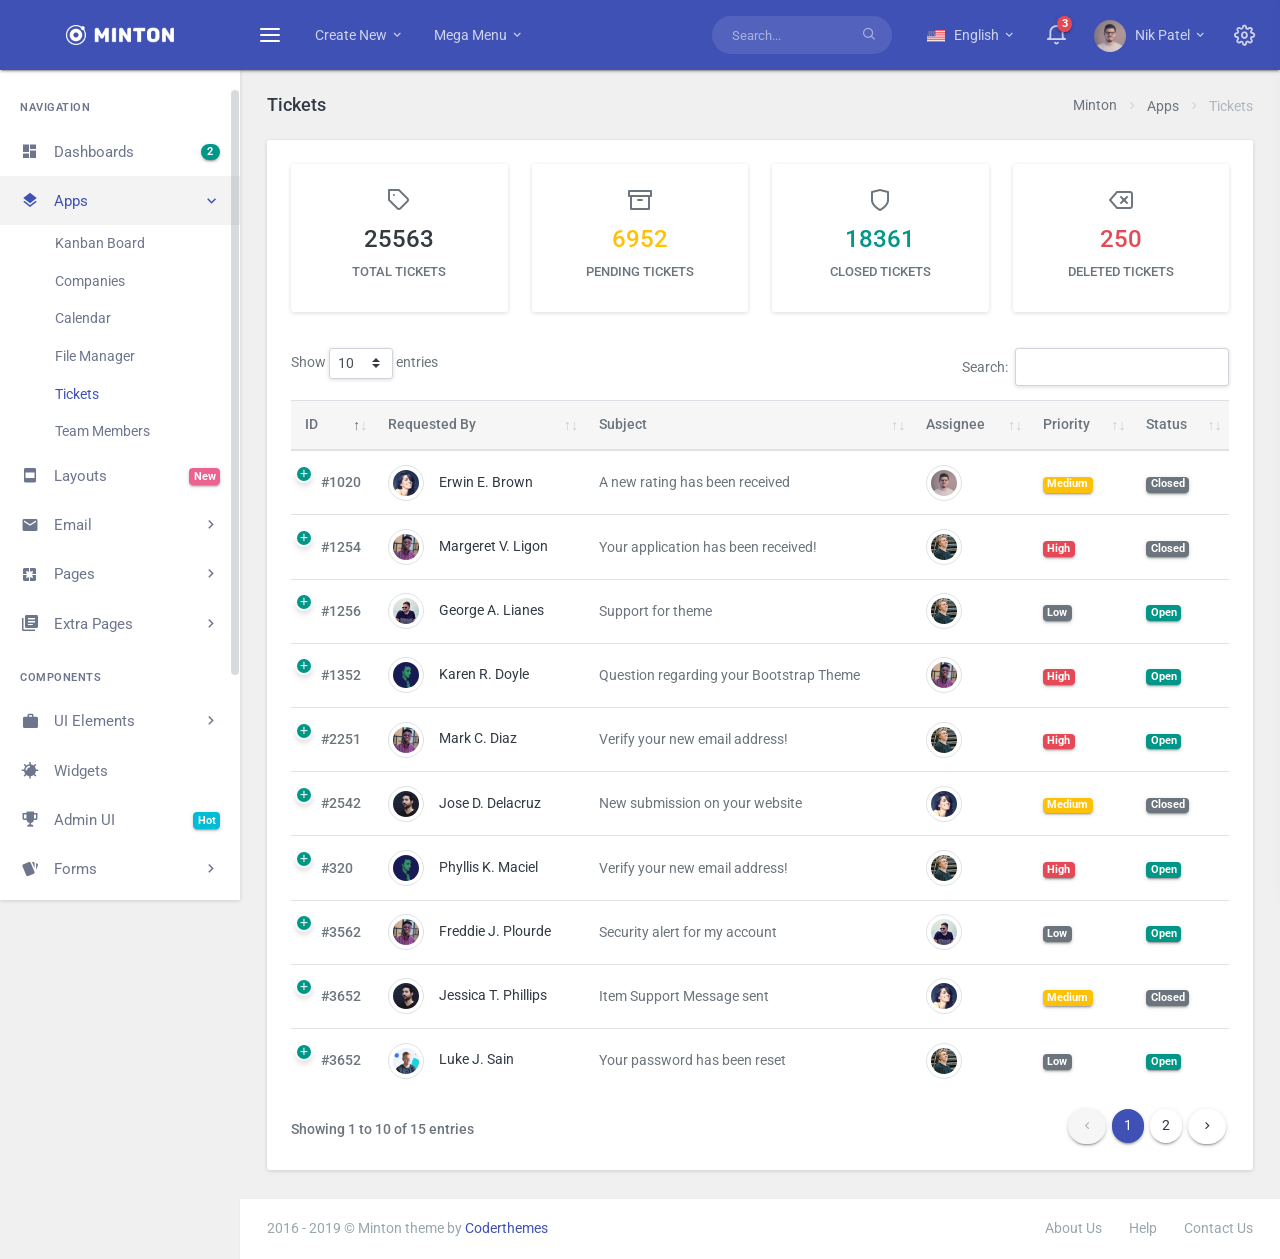
<file: apps-tickets.html>
<!DOCTYPE html>
<html lang="en">
    <head>
        <meta charset="utf-8" />
        <title>Minton - Responsive Admin Dashboard Template</title>
        <meta name="viewport" content="width=device-width, initial-scale=1.0">
        <meta content="A fully featured admin theme which can be used to build CRM, CMS, etc." name="description" />
        <meta content="Coderthemes" name="author" />
        <meta http-equiv="X-UA-Compatible" content="IE=edge" />
        <!-- App favicon -->
        <link rel="shortcut icon" href="assets/images/favicon.ico">

        <!-- third party css -->
        <link href="assets/libs/datatables/dataTables.bootstrap4.css" rel="stylesheet" type="text/css" />
        <link href="assets/libs/datatables/responsive.bootstrap4.css" rel="stylesheet" type="text/css" />
        <!-- third party css end -->

        <!-- App css -->
        <link href="assets/css/bootstrap.min.css" rel="stylesheet" type="text/css" />
        <link href="assets/css/icons.min.css" rel="stylesheet" type="text/css" />
        <link href="assets/css/app.min.css" rel="stylesheet" type="text/css" />

    </head>

    <body>

        <!-- Begin page -->
        <div id="wrapper">

            <!-- Topbar Start -->
            <div class="navbar-custom">
                <ul class="list-unstyled topnav-menu float-right mb-0">

                    <li class="d-none d-sm-block">
                        <form class="app-search">
                            <div class="app-search-box">
                                <div class="input-group">
                                    <input type="text" class="form-control" placeholder="Search...">
                                    <div class="input-group-append">
                                        <button class="btn" type="submit">
                                            <i class="fe-search"></i>
                                        </button>
                                    </div>
                                </div>
                            </div>
                        </form>
                    </li>

                    <li class="dropdown d-none d-lg-block">
                        <a class="nav-link dropdown-toggle mr-0 waves-effect waves-light" data-toggle="dropdown" href="#" role="button" aria-haspopup="false" aria-expanded="false">
                            <img src="assets/images/flags/us.jpg" alt="user-image" class="mr-1" height="12"> <span class="align-middle">English <i class="mdi mdi-chevron-down"></i> </span>
                        </a>
                        <div class="dropdown-menu dropdown-menu-right">
                            <!-- item-->
                            <a href="javascript:void(0);" class="dropdown-item notify-item">
                                <img src="assets/images/flags/germany.jpg" alt="user-image" class="mr-1" height="12"> <span class="align-middle">German</span>
                            </a>

                            <!-- item-->
                            <a href="javascript:void(0);" class="dropdown-item notify-item">
                                <img src="assets/images/flags/italy.jpg" alt="user-image" class="mr-1" height="12"> <span class="align-middle">Italian</span>
                            </a>

                            <!-- item-->
                            <a href="javascript:void(0);" class="dropdown-item notify-item">
                                <img src="assets/images/flags/spain.jpg" alt="user-image" class="mr-1" height="12"> <span class="align-middle">Spanish</span>
                            </a>

                            <!-- item-->
                            <a href="javascript:void(0);" class="dropdown-item notify-item">
                                <img src="assets/images/flags/russia.jpg" alt="user-image" class="mr-1" height="12"> <span class="align-middle">Russian</span>
                            </a>

                        </div>
                    </li>
        
                    <li class="dropdown notification-list">
                        <a class="nav-link dropdown-toggle  waves-effect waves-light" data-toggle="dropdown" href="#" role="button" aria-haspopup="false" aria-expanded="false">
                            <i class="fe-bell noti-icon"></i>
                            <span class="badge badge-danger rounded-circle noti-icon-badge">3</span>
                        </a>
                        <div class="dropdown-menu dropdown-menu-right dropdown-lg">

                            <!-- item-->
                            <div class="dropdown-item noti-title">
                                <h5 class="m-0">
                                    <span class="float-right">
                                        <a href="" class="text-dark">
                                            <small>Clear All</small>
                                        </a>
                                    </span>Notification
                                </h5>
                            </div>

                            <div class="slimscroll noti-scroll">

                                <!-- item-->
                                <a href="javascript:void(0);" class="dropdown-item notify-item active">
                                    <div class="notify-icon bg-soft-primary text-primary">
                                        <i class="mdi mdi-comment-account-outline"></i>
                                    </div>
                                    <p class="notify-details">Doug Dukes commented on Admin Dashboard
                                        <small class="text-muted">1 min ago</small>
                                    </p>
                                </a>

                                <!-- item-->
                                <a href="javascript:void(0);" class="dropdown-item notify-item">
                                    <div class="notify-icon">
                                        <img src="assets/images/users/avatar-2.jpg" class="img-fluid rounded-circle" alt="" /> </div>
                                    <p class="notify-details">Mario Drummond</p>
                                    <p class="text-muted mb-0 user-msg">
                                        <small>Hi, How are you? What about our next meeting</small>
                                    </p>
                                </a>

                                <!-- item-->
                                <a href="javascript:void(0);" class="dropdown-item notify-item">
                                    <div class="notify-icon">
                                        <img src="assets/images/users/avatar-4.jpg" class="img-fluid rounded-circle" alt="" /> </div>
                                    <p class="notify-details">Karen Robinson</p>
                                    <p class="text-muted mb-0 user-msg">
                                        <small>Wow ! this admin looks good and awesome design</small>
                                    </p>
                                </a>

                                <!-- item-->
                                <a href="javascript:void(0);" class="dropdown-item notify-item">
                                    <div class="notify-icon bg-soft-warning text-warning">
                                        <i class="mdi mdi-account-plus"></i>
                                    </div>
                                    <p class="notify-details">New user registered.
                                        <small class="text-muted">5 hours ago</small>
                                    </p>
                                </a>

                                <!-- item-->
                                <a href="javascript:void(0);" class="dropdown-item notify-item">
                                    <div class="notify-icon bg-info">
                                        <i class="mdi mdi-comment-account-outline"></i>
                                    </div>
                                    <p class="notify-details">Caleb Flakelar commented on Admin
                                        <small class="text-muted">4 days ago</small>
                                    </p>
                                </a>

                                <!-- item-->
                                <a href="javascript:void(0);" class="dropdown-item notify-item">
                                    <div class="notify-icon bg-secondary">
                                        <i class="mdi mdi-heart"></i>
                                    </div>
                                    <p class="notify-details">Carlos Crouch liked
                                        <b>Admin</b>
                                        <small class="text-muted">13 days ago</small>
                                    </p>
                                </a>
                            </div>

                            <!-- All-->
                            <a href="javascript:void(0);" class="dropdown-item text-center text-primary notify-item notify-all">
                                View all
                                <i class="fi-arrow-right"></i>
                            </a>

                        </div>
                    </li>

                    <li class="dropdown notification-list">
                        <a class="nav-link dropdown-toggle nav-user mr-0 waves-effect waves-light" data-toggle="dropdown" href="#" role="button" aria-haspopup="false" aria-expanded="false">
                            <img src="assets/images/users/avatar-1.jpg" alt="user-image" class="rounded-circle">
                            <span class="pro-user-name ml-1">
                                Nik Patel <i class="mdi mdi-chevron-down"></i> 
                            </span>
                        </a>
                        <div class="dropdown-menu dropdown-menu-right profile-dropdown ">
                            <!-- item-->
                            <div class="dropdown-header noti-title">
                                <h6 class="text-overflow m-0">Welcome !</h6>
                            </div>

                            <!-- item-->
                            <a href="javascript:void(0);" class="dropdown-item notify-item">
                                <i class="mdi mdi-account-circle"></i>
                                <span>My Account</span>
                            </a>

                            <!-- item-->
                            <a href="javascript:void(0);" class="dropdown-item notify-item">
                                <i class="mdi mdi-settings"></i>
                                <span>Settings</span>
                            </a>

                            <!-- item-->
                            <a href="javascript:void(0);" class="dropdown-item notify-item">
                                <i class="mdi mdi-wallet"></i>
                                <span>My Wallet <span class="badge badge-success float-right">3</span> </span>
                            </a>

                            <!-- item-->
                            <a href="javascript:void(0);" class="dropdown-item notify-item">
                                <i class="mdi mdi-lock"></i>
                                <span>Lock Screen</span>
                            </a>

                            <div class="dropdown-divider"></div>

                            <!-- item-->
                            <a href="javascript:void(0);" class="dropdown-item notify-item">
                                <i class="mdi mdi-logout"></i>
                                <span>Logout</span>
                            </a>

                        </div>
                    </li>
        

                    <li class="dropdown notification-list">
                        <a href="javascript:void(0);" class="nav-link right-bar-toggle waves-effect waves-light">
                            <i class="fe-settings noti-icon"></i>
                        </a>
                    </li>


                </ul>

                <!-- LOGO -->
                <div class="logo-box">
                    <a href="index.html" class="logo text-center">
                        <span class="logo-lg">
                            <img src="assets/images/logo-light.png" alt="" height="20">
                            <!-- <span class="logo-lg-text-light">Xeria</span> -->
                        </span>
                        <span class="logo-sm">
                            <!-- <span class="logo-sm-text-dark">X</span> -->
                            <img src="assets/images/logo-sm.png" alt="" height="24">
                        </span>
                    </a>
                </div>

                <ul class="list-unstyled topnav-menu topnav-menu-left m-0">
                    <li>
                        <button class="button-menu-mobile waves-effect waves-light">
                            <i class="fe-menu"></i>
                        </button>
                    </li>
        
                    <li class="dropdown d-none d-lg-block">
                        <a class="nav-link dropdown-toggle waves-effect waves-light" data-toggle="dropdown" href="#" role="button" aria-haspopup="false" aria-expanded="false">
                            Create New
                            <i class="mdi mdi-chevron-down"></i> 
                        </a>
                        <div class="dropdown-menu">
                            <!-- item-->
                            <a href="javascript:void(0);" class="dropdown-item">
                                <i class="fe-briefcase mr-1"></i>
                                <span>New Projects</span>
                            </a>

                            <!-- item-->
                            <a href="javascript:void(0);" class="dropdown-item">
                                <i class="fe-user mr-1"></i>
                                <span>Create Users</span>
                            </a>

                            <!-- item-->
                            <a href="javascript:void(0);" class="dropdown-item">
                                <i class="fe-bar-chart-line- mr-1"></i>
                                <span>Revenue Report</span>
                            </a>

                            <!-- item-->
                            <a href="javascript:void(0);" class="dropdown-item">
                                <i class="fe-settings mr-1"></i>
                                <span>Settings</span>
                            </a>

                            <div class="dropdown-divider"></div>

                            <!-- item-->
                            <a href="javascript:void(0);" class="dropdown-item">
                                <i class="fe-headphones mr-1"></i>
                                <span>Help & Support</span>
                            </a>

                        </div>
                    </li>

                    <li class="dropdown dropdown-mega d-none d-lg-block">
                        <a class="nav-link dropdown-toggle waves-effect waves-light" data-toggle="dropdown" href="#" role="button" aria-haspopup="false" aria-expanded="false">
                            Mega Menu
                            <i class="mdi mdi-chevron-down"></i> 
                        </a>
                        <div class="dropdown-menu dropdown-megamenu">
                            <div class="row">
                                <div class="col-sm-8">
                        
                                    <div class="row">
                                        <div class="col-md-4">
                                            <h5 class="text-dark mt-0">UI Components</h5>
                                            <ul class="list-unstyled megamenu-list">
                                                <li>
                                                    <a href="javascript:void(0);">Widgets</a>
                                                </li>
                                                <li>
                                                    <a href="javascript:void(0);">Nestable List</a>
                                                </li>
                                                <li>
                                                    <a href="javascript:void(0);">Range Sliders</a>
                                                </li>
                                                <li>
                                                    <a href="javascript:void(0);">Masonry Items</a>
                                                </li>
                                                <li>
                                                    <a href="javascript:void(0);">Sweet Alerts</a>
                                                </li>
                                                <li>
                                                    <a href="javascript:void(0);">Treeview Page</a>
                                                </li>
                                                <li>
                                                    <a href="javascript:void(0);">Tour Page</a>
                                                </li>
                                            </ul>
                                        </div>

                                        <div class="col-md-4">
                                            <h5 class="text-dark mt-0">Applications</h5>
                                            <ul class="list-unstyled megamenu-list">
                                                <li>
                                                    <a href="javascript:void(0);">eCommerce Pages</a>
                                                </li>
                                                <li>
                                                    <a href="javascript:void(0);">CRM Pages</a>
                                                </li>
                                                <li>
                                                    <a href="javascript:void(0);">Email</a>
                                                </li>
                                                <li>
                                                    <a href="javascript:void(0);">Calendar</a>
                                                </li>
                                                <li>
                                                    <a href="javascript:void(0);">Team Contacts</a>
                                                </li>
                                                <li>
                                                    <a href="javascript:void(0);">Task Board</a>
                                                </li>
                                                <li>
                                                    <a href="javascript:void(0);">Email Templates</a>
                                                </li>
                                            </ul>
                                        </div>

                                        <div class="col-md-4">
                                            <h5 class="text-dark mt-0">Extra Pages</h5>
                                            <ul class="list-unstyled megamenu-list">
                                                <li>
                                                    <a href="javascript:void(0);">Left Sidebar with User</a>
                                                </li>
                                                <li>
                                                    <a href="javascript:void(0);">Menu Collapsed</a>
                                                </li>
                                                <li>
                                                    <a href="javascript:void(0);">Small Left Sidebar</a>
                                                </li>
                                                <li>
                                                    <a href="javascript:void(0);">New Header Style</a>
                                                </li>
                                                <li>
                                                    <a href="javascript:void(0);">Search Result</a>
                                                </li>
                                                <li>
                                                    <a href="javascript:void(0);">Gallery Pages</a>
                                                </li>
                                                <li>
                                                    <a href="javascript:void(0);">Maintenance & Coming Soon</a>
                                                </li>
                                            </ul>
                                        </div>
                                    </div>
                                </div>
                                <div class="col-sm-4">
                                    <div class="text-center mt-3">
                                        <h3 class="text-dark">Special Discount Sale!</h3>
                                        <h4>Save up to 70% off.</h4>
                                        <button class="btn btn-primary mt-3">Download Now <i class="ml-1 mdi mdi-arrow-right"></i></button>
                                    </div>
                                </div>
                            </div>

                        </div>
                    </li>
                </ul>
            </div>
            <!-- end Topbar -->

            <!-- ========== Left Sidebar Start ========== -->
            <div class="left-side-menu">

                <div class="slimscroll-menu">

                    <!--- Sidemenu -->
                    <div id="sidebar-menu">

                        <ul class="metismenu" id="side-menu">

                            <li class="menu-title">Navigation</li>

                            <li>
                                <a href="javascript: void(0);" class="waves-effect">
                                    <i class="mdi mdi-view-dashboard"></i>
                                    <span class="badge badge-success badge-pill float-right">2</span>
                                    <span> Dashboards </span>
                                </a>
                                <ul class="nav-second-level" aria-expanded="false">
                                    <li>
                                        <a href="index.html">Dashboard 1</a>
                                    </li>
                                    <li>
                                        <a href="dashboard-2.html">Dashboard 2</a>
                                    </li>
                                </ul>
                            </li>

                            <li>
                                <a href="javascript: void(0);" class="waves-effect">
                                    <i class="mdi mdi-layers"></i>
                                    <span> Apps </span>
                                    <span class="menu-arrow"></span>
                                </a>
                                <ul class="nav-second-level" aria-expanded="false">
                                    <li>
                                        <a href="apps-kanbanboard.html">Kanban Board</a>
                                    </li>
                                    <li>
                                        <a href="apps-companies.html">Companies</a>
                                    </li>
                                    <li>
                                        <a href="apps-calendar.html">Calendar</a>
                                    </li>
                                    <li>
                                        <a href="apps-filemanager.html">File Manager</a>
                                    </li>
                                    <li>
                                        <a href="apps-tickets.html">Tickets</a>
                                    </li>
                                    <li>
                                        <a href="apps-team.html">Team Members</a>
                                    </li>
                                </ul>
                            </li>

                            <li>
                                <a href="javascript: void(0);" class="waves-effect">
                                    <i class="mdi mdi-page-layout-body"></i>
                                    <span class="badge badge-pink float-right">New</span>
                                    <span> Layouts </span>
                                </a>
                                <ul class="nav-second-level" aria-expanded="false">
                                    <li>
                                        <a href="layouts-sidebar-sm.html">Small Sidebar</a>
                                    </li>
                                    <li>
                                        <a href="layouts-dark-sidebar.html">Dark Sidebar</a>
                                    </li>
                                    <li>
                                        <a href="layouts-light-topbar.html">Light Topbar</a>
                                    </li>
                                    <li>
                                        <a href="layouts-preloader.html">Preloader</a>
                                    </li>
                                    <li>
                                        <a href="layouts-sidebar-collapsed.html">Sidebar Collapsed</a>
                                    </li>
                                    <li>
                                        <a href="layouts-boxed.html">Boxed</a>
                                    </li>
                                </ul>
                            </li>
                
                            <li>
                                <a href="javascript: void(0);" class="waves-effect">
                                    <i class="mdi mdi-email"></i>
                                    <span> Email </span>
                                    <span class="menu-arrow"></span>
                                </a>
                                <ul class="nav-second-level" aria-expanded="false">
                                    <li>
                                        <a href="email-inbox.html">Inbox</a>
                                    </li>
                                    <li>
                                        <a href="email-read.html">Read Email</a>
                                    </li>
                                    <li>
                                        <a href="email-compose.html">Compose Email</a>
                                    </li>
                                    <li>
                                        <a href="email-templates.html">Email Templates</a>
                                    </li>
                                </ul>
                            </li>

                            <li>
                                <a href="javascript: void(0);" class="waves-effect">
                                    <i class="mdi mdi-google-pages"></i>
                                    <span> Pages </span>
                                    <span class="menu-arrow"></span>
                                </a>
                                <ul class="nav-second-level" aria-expanded="false">
                                    <li>
                                        <a href="pages-starter.html">Starter</a>
                                    </li>
                                    <li>
                                        <a href="pages-login.html">Log In</a>
                                    </li>
                                    <li>
                                        <a href="pages-register.html">Register</a>
                                    </li>
                                    <li>
                                        <a href="pages-recoverpw.html">Recover Password</a>
                                    </li>
                                    <li>
                                        <a href="pages-lock-screen.html">Lock Screen</a>
                                    </li>
                                    <li>
                                        <a href="pages-logout.html">Logout</a>
                                    </li>
                                    <li>
                                        <a href="pages-confirm-mail.html">Confirm Mail</a>
                                    </li>
                                    <li>
                                        <a href="pages-404.html">Error 404</a>
                                    </li>
                                    <li>
                                        <a href="pages-404-alt.html">Error 404-alt</a>
                                    </li>
                                    <li>
                                        <a href="pages-500.html">Error 500</a>
                                    </li>
                                </ul>
                            </li>

                            <li>
                                <a href="javascript: void(0);" class="waves-effect">
                                    <i class="mdi mdi-file-document-box-multiple"></i>
                                    <span> Extra Pages </span>
                                    <span class="menu-arrow"></span>
                                </a>
                                <ul class="nav-second-level" aria-expanded="false">
                                    <li>
                                        <a href="extras-profile.html">Profile</a>
                                    </li>
                                    <li>
                                        <a href="extras-timeline.html">Timeline</a>
                                    </li>
                                    <li>
                                        <a href="extras-invoice.html">Invoice</a>
                                    </li>
                                    <li>
                                        <a href="extras-faqs.html">FAQs</a>
                                    </li>
                                    <li>
                                        <a href="extras-tour.html">Tour Page</a>
                                    </li>
                                    <li>
                                        <a href="extras-pricing.html">Pricing</a>
                                    </li>
                                    <li>
                                        <a href="extras-maintenance.html">Maintenance</a>
                                    </li>
                                    <li>
                                        <a href="extras-coming-soon.html">Coming Soon</a>
                                    </li>
                                    <li>
                                        <a href="extras-gallery.html">Gallery</a>
                                    </li>
                                </ul>
                            </li>

                            <li class="menu-title mt-2">Components</li>

                            <li>
                                <a href="javascript: void(0);" class="waves-effect">
                                    <i class="mdi mdi-briefcase"></i>
                                    <span> UI Elements </span>
                                    <span class="menu-arrow"></span>
                                </a>
                                <ul class="nav-second-level" aria-expanded="false">
                                    <li>
                                        <a href="ui-buttons.html">Buttons</a>
                                    </li>
                                    <li>
                                        <a href="ui-cards.html">Cards</a>
                                    </li>
                                    <li>
                                        <a href="ui-portlets.html">Portlets</a>
                                    </li>
                                    <li>
                                        <a href="ui-tabs-accordions.html">Tabs & Accordions</a>
                                    </li>
                                    <li>
                                        <a href="ui-modals.html">Modals</a>
                                    </li>
                                    <li>
                                        <a href="ui-progress.html">Progress</a>
                                    </li>
                                    <li>
                                        <a href="ui-notifications.html">Notifications</a>
                                    </li>
                                    <li>
                                        <a href="ui-ribbons.html">Ribbons</a>
                                    </li>
                                    <li>
                                        <a href="ui-spinners.html">Spinners</a>
                                    </li>
                                    <li>
                                        <a href="ui-general.html">General UI</a>
                                    </li>
                                    <li>
                                        <a href="ui-typography.html">Typography</a>
                                    </li>
                                    <li>
                                        <a href="ui-grid.html">Grid</a>
                                    </li>
                                </ul>
                            </li>

                            <li>
                                <a href="widgets.html" class="waves-effect">
                                    <i class="mdi mdi-mine"></i>
                                    <span> Widgets </span>
                                </a>
                            </li>

                            <li>
                                <a href="javascript: void(0);" class="waves-effect">
                                    <i class="mdi mdi-trophy-variant"></i>
                                    <span class="badge badge-info float-right">Hot</span>
                                    <span> Admin UI </span>
                                </a>
                                <ul class="nav-second-level" aria-expanded="false">
                                    <li>
                                        <a href="admin-sweet-alert.html">Sweet Alert</a>
                                    </li>
                                    <li>
                                        <a href="admin-nestable.html">Nestable List</a>
                                    </li>
                                    <li>
                                        <a href="admin-treeview.html">Treeview</a>
                                    </li>
                                    <li>
                                        <a href="admin-range-slider.html">Range Slider</a>
                                    </li>
                                    <li>
                                        <a href="admin-carousel.html">Carousel</a>
                                    </li>
                                </ul>
                            </li>

                            <li>
                                <a href="javascript: void(0);" class="waves-effect">
                                    <i class="mdi mdi-cards"></i>
                                    <span> Forms </span>
                                    <span class="menu-arrow"></span>
                                </a>
                                <ul class="nav-second-level" aria-expanded="false">
                                    <li>
                                        <a href="forms-elements.html">General Elements</a>
                                    </li>
                                    <li>
                                        <a href="forms-advanced.html">Advanced</a>
                                    </li>
                                    <li>
                                        <a href="forms-validation.html">Validation</a>
                                    </li>
                                    <li>
                                        <a href="forms-pickers.html">Pickers</a>
                                    </li>
                                    <li>
                                        <a href="forms-wizard.html">Wizard</a>
                                    </li>
                                    <li>
                                        <a href="forms-summernote.html">Summernote</a>
                                    </li>
                                    <li>
                                        <a href="forms-quilljs.html">Quilljs Editor</a>
                                    </li>
                                    <li>
                                        <a href="forms-file-uploads.html">File Uploads</a>
                                    </li>
                                    <li>
                                        <a href="forms-x-editable.html">X Editable</a>
                                    </li>
                                </ul>
                            </li>

                            <li>
                                <a href="javascript: void(0);" class="waves-effect">
                                    <i class="mdi mdi-table"></i>
                                    <span> Tables </span>
                                    <span class="menu-arrow"></span>
                                </a>
                                <ul class="nav-second-level" aria-expanded="false">
                                    <li>
                                        <a href="tables-basic.html">Basic Tables</a>
                                    </li>
                                    <li>
                                        <a href="tables-datatables.html">Data Tables</a>
                                    </li>
                                    <li>
                                        <a href="tables-editable.html">Editable Tables</a>
                                    </li>
                                    <li>
                                        <a href="tables-tablesaw.html">Tablesaw Tables</a>
                                    </li>
                                    <li>
                                        <a href="tables-responsive.html">Responsive Tables</a>
                                    </li>
                                    <li>
                                        <a href="tables-footables.html">FooTables</a>
                                    </li>
                                </ul>
                            </li>

                            <li>
                                <a href="javascript: void(0);" class="waves-effect">
                                    <i class="mdi mdi-chart-arc"></i>
                                    <span> Charts </span>
                                    <span class="menu-arrow"></span>
                                </a>
                                <ul class="nav-second-level" aria-expanded="false">
                                    <li>
                                        <a href="charts-flot.html">Flot Charts</a>
                                    </li>
                                    <li>
                                        <a href="charts-apex.html">Apex Charts</a>
                                    </li>
                                    <li>
                                        <a href="charts-morris.html">Morris Charts</a>
                                    </li>
                                    <li>
                                        <a href="charts-chartjs.html">Chartjs Charts</a>
                                    </li>
                                    <li>
                                        <a href="charts-c3.html">C3 Charts</a>
                                    </li>
                                    <li>
                                        <a href="charts-peity.html">Peity Charts</a>
                                    </li>
                                    <li>
                                        <a href="charts-chartist.html">Chartist Charts</a>
                                    </li>
                                    <li>
                                        <a href="charts-sparklines.html">Sparklines Charts</a>
                                    </li>
                                    <li>
                                        <a href="charts-knob.html">Jquery Knob Charts</a>
                                    </li>
                                </ul>
                            </li>

                            <li>
                                <a href="javascript: void(0);" class="waves-effect">
                                    <i class="mdi mdi-parachute"></i>
                                    <span> Icons </span>
                                    <span class="menu-arrow"></span>
                                </a>
                                <ul class="nav-second-level" aria-expanded="false">
                                    <li>
                                        <a href="icons-remix.html">Remix Icons</a>
                                    </li>
                                    <li>
                                        <a href="icons-feather.html">Feather Icons</a>
                                    </li>
                                    <li>
                                        <a href="icons-mdi.html">Material Design Icons</a>
                                    </li>
                                    <li>
                                        <a href="icons-font-awesome.html">Font Awesome</a>
                                    </li>
                                    <li>
                                        <a href="icons-themify.html">Themify</a>
                                    </li>
                                    <li>
                                        <a href="icons-weather.html">Weather</a>
                                    </li>
                                </ul>
                            </li>

                            <li>
                                <a href="javascript: void(0);" class="waves-effect">
                                    <i class="mdi mdi-map"></i>
                                    <span> Maps </span>
                                    <span class="menu-arrow"></span>
                                </a>
                                <ul class="nav-second-level" aria-expanded="false">
                                    <li>
                                        <a href="maps-google.html">Google Maps</a>
                                    </li>
                                    <li>
                                        <a href="maps-vector.html">Vector Maps</a>
                                    </li>
                                    <li>
                                        <a href="maps-mapael.html">Mapael Maps</a>
                                    </li>
                                </ul>
                            </li>

                            <li>
                                <a href="javascript: void(0);" class="waves-effect">
                                    <i class="mdi mdi-share-variant"></i>
                                    <span> Multi Level </span>
                                    <span class="menu-arrow"></span>
                                </a>
                                <ul class="nav-second-level nav" aria-expanded="false">
                                    <li>
                                        <a href="javascript: void(0);">Level 1.1</a>
                                    </li>
                                    <li>
                                        <a href="javascript: void(0);" aria-expanded="false">Level 1.2
                                            <span class="menu-arrow"></span>
                                        </a>
                                        <ul class="nav-third-level nav" aria-expanded="false">
                                            <li>
                                                <a href="javascript: void(0);">Level 2.1</a>
                                            </li>
                                            <li>
                                                <a href="javascript: void(0);">Level 2.2</a>
                                            </li>
                                        </ul>
                                    </li>
                                </ul>
                            </li>
                        </ul>

                    </div>
                    <!-- End Sidebar -->

                    <div class="clearfix"></div>

                </div>
                <!-- Sidebar -left -->

            </div>
            <!-- Left Sidebar End -->

            <!-- ============================================================== -->
            <!-- Start Page Content here -->
            <!-- ============================================================== -->

            <div class="content-page">
                <div class="content">

                    <!-- Start Content-->
                    <div class="container-fluid">
                        
                        <!-- start page title -->
                        <div class="row">
                            <div class="col-12">
                                <div class="page-title-box">
                                    <div class="page-title-right">
                                        <ol class="breadcrumb m-0">
                                            <li class="breadcrumb-item"><a href="javascript: void(0);">Minton</a></li>
                                            <li class="breadcrumb-item"><a href="javascript: void(0);">Apps</a></li>
                                            <li class="breadcrumb-item active">Tickets</li>
                                        </ol>
                                    </div>
                                    <h4 class="page-title">Tickets</h4>
                                </div>
                            </div>
                        </div>     
                        <!-- end page title --> 

                        <div class="row">
                            <div class="col-12">
                                <div class="card-box">

                                    <div class="text-center mb-2">
                                        <div class="row">
                                            <div class="col-md-6 col-xl-3">
                                                <div class="card-box">
                                                    <i class="fe-tag font-24"></i>
                                                    <h3>25563</h3>
                                                    <p class="text-uppercase mb-1 font-13 font-weight-medium">Total tickets</p>
                                                </div>
                                            </div>
                                            <div class="col-md-6 col-xl-3">
                                                <div class="card-box">
                                                    <i class="fe-archive font-24"></i>
                                                    <h3 class="text-warning">6952</h3>
                                                    <p class="text-uppercase mb-1 font-13 font-weight-medium">Pending Tickets</p>
                                                </div>
                                            </div>
                                            <div class="col-md-6 col-xl-3">
                                                <div class="card-box">
                                                    <i class="fe-shield font-24"></i>
                                                    <h3 class="text-success">18361</h3>
                                                    <p class="text-uppercase mb-1 font-13 font-weight-medium">Closed Tickets</p>
                                                </div>
                                            </div>
                                            <div class="col-md-6 col-xl-3">
                                                <div class="card-box">
                                                    <i class="fe-delete font-24"></i>
                                                    <h3 class="text-danger">250</h3>
                                                    <p class="text-uppercase mb-1 font-13 font-weight-medium">Deleted Tickets</p>
                                                </div>
                                            </div>
                                        </div>
                                    </div>


                                    <table class="table table-hover m-0 table-centered dt-responsive nowrap w-100" cellspacing="0" id="tickets-table">
                                        <thead class="bg-light">
                                        <tr>
                                            <th class="font-weight-medium">ID</th>
                                            <th class="font-weight-medium">Requested By</th>
                                            <th class="font-weight-medium">Subject</th>
                                            <th class="font-weight-medium">Assignee</th>
                                            <th class="font-weight-medium">Priority</th>
                                            <th class="font-weight-medium">Status</th>
                                            <th class="font-weight-medium">Created Date</th>
                                            <th class="font-weight-medium">Due Date</th>
                                            <th class="font-weight-medium">Action</th>
                                        </tr>
                                        </thead>

                                        <tbody class="font-14">
                                            <tr>
                                                <td><b>#1256</b></td>
                                                <td>
                                                    <a href="javascript: void(0);" class="text-dark">
                                                        <img src="assets/images/users/avatar-2.jpg" alt="contact-img" title="contact-img" class="avatar-sm rounded-circle img-thumbnail" />
                                                        <span class="ml-2">George A. Lianes</span>
                                                    </a>
                                                </td>

                                                <td>
                                                    Support for theme
                                                </td>

                                                <td>
                                                    <a href="javascript: void(0);">
                                                        <img src="assets/images/users/avatar-10.jpg" alt="contact-img" title="contact-img" class="avatar-sm rounded-circle img-thumbnail" />
                                                    </a>
                                                </td>

                                                <td>
                                                    <span class="badge badge-secondary">Low</span>
                                                </td>

                                                <td>
                                                    <span class="badge badge-success">Open</span>
                                                </td>

                                                <td>
                                                    2017/04/28
                                                </td>

                                                <td>
                                                    2017/04/28
                                                </td>

                                                <td>
                                                    <div class="btn-group dropdown">
                                                        <a href="javascript: void(0);" class="dropdown-toggle arrow-none btn btn-light btn-sm" data-toggle="dropdown" aria-expanded="false"><i class="mdi mdi-dots-horizontal"></i></a>
                                                        <div class="dropdown-menu dropdown-menu-right">
                                                            <a class="dropdown-item" href="#"><i class="mdi mdi-pencil mr-2 text-muted font-18 vertical-middle"></i>Edit Ticket</a>
                                                            <a class="dropdown-item" href="#"><i class="mdi mdi-check-all mr-2 text-muted font-18 vertical-middle"></i>Close</a>
                                                            <a class="dropdown-item" href="#"><i class="mdi mdi-delete mr-2 text-muted font-18 vertical-middle"></i>Remove</a>
                                                            <a class="dropdown-item" href="#"><i class="mdi mdi-star mr-2 font-18 text-muted vertical-middle"></i>Mark as Unread</a>
                                                        </div>
                                                    </div>
                                                </td>
                                            </tr>

                                            <tr>
                                                <td><b>#2542</b></td>
                                                <td>
                                                    <a href="javascript: void(0);" class="text-dark">
                                                        <img src="assets/images/users/avatar-3.jpg" alt="contact-img" title="contact-img" class="avatar-sm rounded-circle img-thumbnail" />
                                                        <span class="ml-2">Jose D. Delacruz</span>
                                                    </a>
                                                </td>

                                                <td>
                                                    New submission on your website
                                                </td>

                                                <td>
                                                    <a href="javascript: void(0);">
                                                        <img src="assets/images/users/avatar-9.jpg" alt="contact-img" title="contact-img" class="avatar-sm rounded-circle img-thumbnail" />
                                                    </a>
                                                </td>

                                                <td>
                                                    <span class="badge badge-warning">Medium</span>
                                                </td>

                                                <td>
                                                    <span class="badge badge-secondary">Closed</span>
                                                </td>

                                                <td>
                                                    2008/04/25
                                                </td>

                                                <td>
                                                    2008/04/25
                                                </td>

                                                <td>
                                                    <div class="btn-group dropdown">
                                                        <a href="javascript: void(0);" class="dropdown-toggle arrow-none btn btn-light btn-sm" data-toggle="dropdown" aria-expanded="false"><i class="mdi mdi-dots-horizontal"></i></a>
                                                        <div class="dropdown-menu dropdown-menu-right">
                                                            <a class="dropdown-item" href="#"><i class="mdi mdi-pencil mr-2 text-muted font-18 vertical-middle"></i>Edit Ticket</a>
                                                            <a class="dropdown-item" href="#"><i class="mdi mdi-check-all mr-2 text-muted font-18 vertical-middle"></i>Close</a>
                                                            <a class="dropdown-item" href="#"><i class="mdi mdi-delete mr-2 text-muted font-18 vertical-middle"></i>Remove</a>
                                                            <a class="dropdown-item" href="#"><i class="mdi mdi-star mr-2 font-18 text-muted vertical-middle"></i>Mark as Unread</a>
                                                        </div>
                                                    </div>
                                                </td>
                                            </tr>

                                            <tr>
                                                <td><b>#320</b></td>
                                                <td>
                                                    <a href="javascript: void(0);" class="text-dark">
                                                        <img src="assets/images/users/avatar-5.jpg" alt="contact-img" title="contact-img" class="avatar-sm rounded-circle img-thumbnail" />
                                                        <span class="ml-2">Phyllis K. Maciel</span>
                                                    </a>
                                                </td>

                                                <td>
                                                    Verify your new email address!
                                                </td>

                                                <td>
                                                    <a href="javascript: void(0);">
                                                        <img src="assets/images/users/avatar-10.jpg" alt="contact-img" title="contact-img" class="avatar-sm rounded-circle img-thumbnail" />
                                                    </a>
                                                </td>

                                                <td>
                                                    <span class="badge badge-danger">High</span>
                                                </td>

                                                <td>
                                                    <span class="badge badge-success">Open</span>
                                                </td>

                                                <td>
                                                    2017/04/20
                                                </td>

                                                <td>
                                                    2017/04/25
                                                </td>

                                                <td>
                                                    <div class="btn-group dropdown">
                                                        <a href="javascript: void(0);" class="dropdown-toggle arrow-none btn btn-light btn-sm" data-toggle="dropdown" aria-expanded="false"><i class="mdi mdi-dots-horizontal"></i></a>
                                                        <div class="dropdown-menu dropdown-menu-right">
                                                            <a class="dropdown-item" href="#"><i class="mdi mdi-pencil mr-2 text-muted font-18 vertical-middle"></i>Edit Ticket</a>
                                                            <a class="dropdown-item" href="#"><i class="mdi mdi-check-all mr-2 text-muted font-18 vertical-middle"></i>Close</a>
                                                            <a class="dropdown-item" href="#"><i class="mdi mdi-delete mr-2 text-muted font-18 vertical-middle"></i>Remove</a>
                                                            <a class="dropdown-item" href="#"><i class="mdi mdi-star mr-2 font-18 text-muted vertical-middle"></i>Mark as Unread</a>
                                                        </div>
                                                    </div>
                                                </td>
                                            </tr>

                                            <tr>
                                                <td><b>#1254</b></td>
                                                <td>
                                                    <a href="javascript: void(0);" class="text-dark">
                                                        <img src="assets/images/users/avatar-8.jpg" alt="contact-img" title="contact-img" class="avatar-sm rounded-circle img-thumbnail" />
                                                        <span class="ml-2">Margeret V. Ligon</span>
                                                    </a>
                                                </td>

                                                <td>
                                                    Your application has been received!
                                                </td>

                                                <td>
                                                    <a href="javascript: void(0);">
                                                        <img src="assets/images/users/avatar-10.jpg" alt="contact-img" title="contact-img" class="avatar-sm rounded-circle img-thumbnail" />
                                                    </a>
                                                </td>

                                                <td>
                                                    <span class="badge badge-danger">High</span>
                                                </td>

                                                <td>
                                                    <span class="badge badge-secondary">Closed</span>
                                                </td>

                                                <td>
                                                    01/04/2017
                                                </td>

                                                <td>
                                                    21/05/2017
                                                </td>

                                                <td>
                                                    <div class="btn-group dropdown">
                                                        <a href="javascript: void(0);" class="dropdown-toggle arrow-none btn btn-light btn-sm" data-toggle="dropdown" aria-expanded="false"><i class="mdi mdi-dots-horizontal"></i></a>
                                                        <div class="dropdown-menu dropdown-menu-right">
                                                            <a class="dropdown-item" href="#"><i class="mdi mdi-pencil mr-2 text-muted font-18 vertical-middle"></i>Edit Ticket</a>
                                                            <a class="dropdown-item" href="#"><i class="mdi mdi-check-all mr-2 text-muted font-18 vertical-middle"></i>Close</a>
                                                            <a class="dropdown-item" href="#"><i class="mdi mdi-delete mr-2 text-muted font-18 vertical-middle"></i>Remove</a>
                                                            <a class="dropdown-item" href="#"><i class="mdi mdi-star mr-2 font-18 text-muted vertical-middle"></i>Mark as Unread</a>
                                                        </div>
                                                    </div>
                                                </td>
                                            </tr>

                                            <tr>
                                                <td><b>#1020</b></td>
                                                <td>
                                                    <a href="javascript: void(0);" class="text-dark">
                                                        <img src="assets/images/users/avatar-9.jpg" alt="contact-img" title="contact-img" class="avatar-sm rounded-circle img-thumbnail" />
                                                        <span class="ml-2">Erwin E. Brown</span>
                                                    </a>
                                                </td>

                                                <td>
                                                    A new rating has been received
                                                </td>

                                                <td>
                                                    <a href="javascript: void(0);">
                                                        <img src="assets/images/users/avatar-1.jpg" alt="contact-img" title="contact-img" class="avatar-sm rounded-circle img-thumbnail" />
                                                    </a>
                                                </td>

                                                <td>
                                                    <span class="badge badge-warning">Medium</span>
                                                </td>

                                                <td>
                                                    <span class="badge badge-secondary">Closed</span>
                                                </td>

                                                <td>
                                                    2013/08/11
                                                </td>

                                                <td>
                                                    2013/08/30
                                                </td>

                                                <td>
                                                    <div class="btn-group dropdown">
                                                        <a href="javascript: void(0);" class="dropdown-toggle arrow-none btn btn-light btn-sm" data-toggle="dropdown" aria-expanded="false"><i class="mdi mdi-dots-horizontal"></i></a>
                                                        <div class="dropdown-menu dropdown-menu-right">
                                                            <a class="dropdown-item" href="#"><i class="mdi mdi-pencil mr-2 text-muted font-18 vertical-middle"></i>Edit Ticket</a>
                                                            <a class="dropdown-item" href="#"><i class="mdi mdi-check-all mr-2 text-muted font-18 vertical-middle"></i>Close</a>
                                                            <a class="dropdown-item" href="#"><i class="mdi mdi-delete mr-2 text-muted font-18 vertical-middle"></i>Remove</a>
                                                            <a class="dropdown-item" href="#"><i class="mdi mdi-star mr-2 font-18 text-muted vertical-middle"></i>Mark as Unread</a>
                                                        </div>
                                                    </div>
                                                </td>
                                            </tr>

                                            <tr>
                                                <td><b>#854</b></td>
                                                <td>
                                                    <a href="javascript: void(0);" class="text-dark">
                                                        <img src="assets/images/users/avatar-2.jpg" alt="contact-img" title="contact-img" class="avatar-sm rounded-circle img-thumbnail" />
                                                        <span class="ml-2">William L. Trent</span>
                                                    </a>
                                                </td>

                                                <td>
                                                    Your Profile has been accepted
                                                </td>

                                                <td>
                                                    <a href="javascript: void(0);">
                                                        <img src="assets/images/users/avatar-10.jpg" alt="contact-img" title="contact-img" class="avatar-sm rounded-circle img-thumbnail" />
                                                    </a>
                                                </td>

                                                <td>
                                                    <span class="badge badge-danger">High</span>
                                                </td>

                                                <td>
                                                    <span class="badge badge-success">Open</span>
                                                </td>

                                                <td>
                                                    01/04/2017
                                                </td>

                                                <td>
                                                    21/05/2017
                                                </td>

                                                <td>
                                                    <div class="btn-group dropdown">
                                                        <a href="javascript: void(0);" class="dropdown-toggle arrow-none btn btn-light btn-sm" data-toggle="dropdown" aria-expanded="false"><i class="mdi mdi-dots-horizontal"></i></a>
                                                        <div class="dropdown-menu dropdown-menu-right">
                                                            <a class="dropdown-item" href="#"><i class="mdi mdi-pencil mr-2 text-muted font-18 vertical-middle"></i>Edit Ticket</a>
                                                            <a class="dropdown-item" href="#"><i class="mdi mdi-check-all mr-2 text-muted font-18 vertical-middle"></i>Close</a>
                                                            <a class="dropdown-item" href="#"><i class="mdi mdi-delete mr-2 text-muted font-18 vertical-middle"></i>Remove</a>
                                                            <a class="dropdown-item" href="#"><i class="mdi mdi-star mr-2 font-18 text-muted vertical-middle"></i>Mark as Unread</a>
                                                        </div>
                                                    </div>
                                                </td>
                                            </tr>

                                            <tr>
                                                <td><b>#9501</b></td>
                                                <td>
                                                    <a href="javascript: void(0);" class="text-dark">
                                                        <img src="assets/images/users/avatar-10.jpg" alt="contact-img" title="contact-img" class="avatar-sm rounded-circle img-thumbnail" />
                                                        <span class="ml-2">Amy R. Barnaby</span>
                                                    </a>
                                                </td>

                                                <td>
                                                    Homeworth for your property increased
                                                </td>

                                                <td>
                                                    <a href="javascript: void(0);">
                                                        <img src="assets/images/users/avatar-3.jpg" alt="contact-img" title="contact-img" class="avatar-sm rounded-circle img-thumbnail" />
                                                    </a>
                                                </td>

                                                <td>
                                                    <span class="badge badge-secondary">Low</span>
                                                </td>

                                                <td>
                                                    <span class="badge badge-success">Open</span>
                                                </td>

                                                <td>
                                                    01/04/2017
                                                </td>

                                                <td>
                                                    21/05/2017
                                                </td>

                                                <td>
                                                    <div class="btn-group dropdown">
                                                        <a href="javascript: void(0);" class="dropdown-toggle arrow-none btn btn-light btn-sm" data-toggle="dropdown" aria-expanded="false"><i class="mdi mdi-dots-horizontal"></i></a>
                                                        <div class="dropdown-menu dropdown-menu-right">
                                                            <a class="dropdown-item" href="#"><i class="mdi mdi-pencil mr-2 text-muted font-18 vertical-middle"></i>Edit Ticket</a>
                                                            <a class="dropdown-item" href="#"><i class="mdi mdi-check-all mr-2 text-muted font-18 vertical-middle"></i>Close</a>
                                                            <a class="dropdown-item" href="#"><i class="mdi mdi-delete mr-2 text-muted font-18 vertical-middle"></i>Remove</a>
                                                            <a class="dropdown-item" href="#"><i class="mdi mdi-star mr-2 font-18 text-muted vertical-middle"></i>Mark as Unread</a>
                                                        </div>
                                                    </div>
                                                </td>
                                            </tr>

                                            <tr>
                                                <td><b>#3652</b></td>
                                                <td>
                                                    <a href="javascript: void(0);" class="text-dark">
                                                        <img src="assets/images/users/avatar-3.jpg" alt="contact-img" title="contact-img" class="avatar-sm rounded-circle img-thumbnail" />
                                                        <span class="ml-2">Jessica T. Phillips</span>
                                                    </a>
                                                </td>

                                                <td>
                                                    Item Support Message sent
                                                </td>

                                                <td>
                                                    <a href="javascript: void(0);">
                                                        <img src="assets/images/users/avatar-9.jpg" alt="contact-img" title="contact-img" class="avatar-sm rounded-circle img-thumbnail" />
                                                    </a>
                                                </td>

                                                <td>
                                                    <span class="badge badge-warning">Medium</span>
                                                </td>

                                                <td>
                                                    <span class="badge badge-secondary">Closed</span>
                                                </td>

                                                <td>
                                                    01/04/2017
                                                </td>

                                                <td>
                                                    21/05/2017
                                                </td>

                                                <td>
                                                    <div class="btn-group dropdown">
                                                        <a href="javascript: void(0);" class="dropdown-toggle arrow-none btn btn-light btn-sm" data-toggle="dropdown" aria-expanded="false"><i class="mdi mdi-dots-horizontal"></i></a>
                                                        <div class="dropdown-menu dropdown-menu-right">
                                                            <a class="dropdown-item" href="#"><i class="mdi mdi-pencil mr-2 text-muted font-18 vertical-middle"></i>Edit Ticket</a>
                                                            <a class="dropdown-item" href="#"><i class="mdi mdi-check-all mr-2 text-muted font-18 vertical-middle"></i>Close</a>
                                                            <a class="dropdown-item" href="#"><i class="mdi mdi-delete mr-2 text-muted font-18 vertical-middle"></i>Remove</a>
                                                            <a class="dropdown-item" href="#"><i class="mdi mdi-star mr-2 font-18 text-muted vertical-middle"></i>Mark as Unread</a>
                                                        </div>
                                                    </div>
                                                </td>
                                            </tr>

                                            <tr>
                                                <td><b>#9852</b></td>
                                                <td>
                                                    <a href="javascript: void(0);" class="text-dark">
                                                        <img src="assets/images/users/avatar-5.jpg" alt="contact-img" title="contact-img" class="avatar-sm rounded-circle img-thumbnail" />
                                                        <span class="ml-2">Debra J. Wilson</span>
                                                    </a>
                                                </td>

                                                <td>
                                                    Your item has been updated!
                                                </td>

                                                <td>
                                                    <a href="javascript: void(0);">
                                                        <img src="assets/images/users/avatar-10.jpg" alt="contact-img" title="contact-img" class="avatar-sm rounded-circle img-thumbnail" />
                                                    </a>
                                                </td>

                                                <td>
                                                    <span class="badge badge-danger">High</span>
                                                </td>

                                                <td>
                                                    <span class="badge badge-success">Open</span>
                                                </td>

                                                <td>
                                                    01/04/2017
                                                </td>

                                                <td>
                                                    21/05/2017
                                                </td>

                                                <td>
                                                    <div class="btn-group dropdown">
                                                        <a href="javascript: void(0);" class="dropdown-toggle arrow-none btn btn-light btn-sm" data-toggle="dropdown" aria-expanded="false"><i class="mdi mdi-dots-horizontal"></i></a>
                                                        <div class="dropdown-menu dropdown-menu-right">
                                                            <a class="dropdown-item" href="#"><i class="mdi mdi-pencil mr-2 text-muted font-18 vertical-middle"></i>Edit Ticket</a>
                                                            <a class="dropdown-item" href="#"><i class="mdi mdi-check-all mr-2 text-muted font-18 vertical-middle"></i>Close</a>
                                                            <a class="dropdown-item" href="#"><i class="mdi mdi-delete mr-2 text-muted font-18 vertical-middle"></i>Remove</a>
                                                            <a class="dropdown-item" href="#"><i class="mdi mdi-star mr-2 font-18 text-muted vertical-middle"></i>Mark as Unread</a>
                                                        </div>
                                                    </div>
                                                </td>
                                            </tr>

                                            <tr>
                                                <td><b>#3652</b></td>
                                                <td>
                                                    <a href="javascript: void(0);" class="text-dark">
                                                        <img src="assets/images/users/avatar-4.jpg" alt="contact-img" title="contact-img" class="avatar-sm rounded-circle img-thumbnail" />
                                                        <span class="ml-2">Luke J. Sain</span>
                                                    </a>
                                                </td>

                                                <td>
                                                    Your password has been reset
                                                </td>

                                                <td>
                                                    <a href="javascript: void(0);">
                                                        <img src="assets/images/users/avatar-10.jpg" alt="contact-img" title="contact-img" class="avatar-sm rounded-circle img-thumbnail" />
                                                    </a>
                                                </td>

                                                <td>
                                                    <span class="badge badge-secondary">Low</span>
                                                </td>

                                                <td>
                                                    <span class="badge badge-success">Open</span>
                                                </td>

                                                <td>
                                                    01/04/2017
                                                </td>

                                                <td>
                                                    21/05/2017
                                                </td>

                                                <td>
                                                    <div class="btn-group dropdown">
                                                        <a href="javascript: void(0);" class="dropdown-toggle arrow-none btn btn-light btn-sm" data-toggle="dropdown" aria-expanded="false"><i class="mdi mdi-dots-horizontal"></i></a>
                                                        <div class="dropdown-menu dropdown-menu-right">
                                                            <a class="dropdown-item" href="#"><i class="mdi mdi-pencil mr-2 text-muted font-18 vertical-middle"></i>Edit Ticket</a>
                                                            <a class="dropdown-item" href="#"><i class="mdi mdi-check-all mr-2 text-muted font-18 vertical-middle"></i>Close</a>
                                                            <a class="dropdown-item" href="#"><i class="mdi mdi-delete mr-2 text-muted font-18 vertical-middle"></i>Remove</a>
                                                            <a class="dropdown-item" href="#"><i class="mdi mdi-star mr-2 font-18 text-muted vertical-middle"></i>Mark as Unread</a>
                                                        </div>
                                                    </div>
                                                </td>
                                            </tr>

                                            <tr>
                                                <td><b>#1352</b></td>
                                                <td>
                                                    <a href="javascript: void(0);" class="text-dark">
                                                        <img src="assets/images/users/avatar-5.jpg" alt="contact-img" title="contact-img" class="avatar-sm rounded-circle img-thumbnail" />
                                                        <span class="ml-2">Karen R. Doyle</span>
                                                    </a>
                                                </td>

                                                <td>
                                                    Question regarding your Bootstrap Theme
                                                </td>

                                                <td>
                                                    <a href="javascript: void(0);">
                                                        <img src="assets/images/users/avatar-8.jpg" alt="contact-img" title="contact-img" class="avatar-sm rounded-circle img-thumbnail" />
                                                    </a>
                                                </td>

                                                <td>
                                                    <span class="badge badge-danger">High</span>
                                                </td>

                                                <td>
                                                    <span class="badge badge-success">Open</span>
                                                </td>

                                                <td>
                                                    01/04/2017
                                                </td>

                                                <td>
                                                    21/05/2017
                                                </td>

                                                <td>
                                                    <div class="btn-group dropdown">
                                                        <a href="javascript: void(0);" class="dropdown-toggle arrow-none btn btn-light btn-sm" data-toggle="dropdown" aria-expanded="false"><i class="mdi mdi-dots-horizontal"></i></a>
                                                        <div class="dropdown-menu dropdown-menu-right">
                                                            <a class="dropdown-item" href="#"><i class="mdi mdi-pencil mr-2 text-muted font-18 vertical-middle"></i>Edit Ticket</a>
                                                            <a class="dropdown-item" href="#"><i class="mdi mdi-check-all mr-2 text-muted font-18 vertical-middle"></i>Close</a>
                                                            <a class="dropdown-item" href="#"><i class="mdi mdi-delete mr-2 text-muted font-18 vertical-middle"></i>Remove</a>
                                                            <a class="dropdown-item" href="#"><i class="mdi mdi-star mr-2 font-18 text-muted vertical-middle"></i>Mark as Unread</a>
                                                        </div>
                                                    </div>
                                                </td>
                                            </tr>

                                            <tr>
                                                <td><b>#3562</b></td>
                                                <td>
                                                    <a href="javascript: void(0);" class="text-dark">
                                                        <img src="assets/images/users/avatar-8.jpg" alt="contact-img" title="contact-img" class="avatar-sm rounded-circle img-thumbnail" />
                                                        <span class="ml-2">Freddie J. Plourde</span>
                                                    </a>
                                                </td>

                                                <td>
                                                    Security alert for my account
                                                </td>

                                                <td>
                                                    <a href="javascript: void(0);">
                                                        <img src="assets/images/users/avatar-2.jpg" alt="contact-img" title="contact-img" class="avatar-sm rounded-circle img-thumbnail" />
                                                    </a>
                                                </td>

                                                <td>
                                                    <span class="badge badge-secondary">Low</span>
                                                </td>

                                                <td>
                                                    <span class="badge badge-success">Open</span>
                                                </td>

                                                <td>
                                                    01/04/2017
                                                </td>

                                                <td>
                                                    21/05/2017
                                                </td>

                                                <td>
                                                    <div class="btn-group dropdown">
                                                        <a href="javascript: void(0);" class="dropdown-toggle arrow-none btn btn-light btn-sm" data-toggle="dropdown" aria-expanded="false"><i class="mdi mdi-dots-horizontal"></i></a>
                                                        <div class="dropdown-menu dropdown-menu-right">
                                                            <a class="dropdown-item" href="#"><i class="mdi mdi-pencil mr-2 text-muted font-18 vertical-middle"></i>Edit Ticket</a>
                                                            <a class="dropdown-item" href="#"><i class="mdi mdi-check-all mr-2 text-muted font-18 vertical-middle"></i>Close</a>
                                                            <a class="dropdown-item" href="#"><i class="mdi mdi-delete mr-2 text-muted font-18 vertical-middle"></i>Remove</a>
                                                            <a class="dropdown-item" href="#"><i class="mdi mdi-star mr-2 font-18 text-muted vertical-middle"></i>Mark as Unread</a>
                                                        </div>
                                                    </div>
                                                </td>
                                            </tr>

                                            <tr>
                                                <td><b>#3658</b></td>
                                                <td>
                                                    <a href="javascript: void(0);" class="text-dark">
                                                        <img src="assets/images/users/avatar-9.jpg" alt="contact-img" title="contact-img" class="avatar-sm rounded-circle img-thumbnail" />
                                                        <span class="ml-2">Darrell J. Cook</span>
                                                    </a>
                                                </td>

                                                <td>
                                                    Christopher S. Ahmad
                                                </td>

                                                <td>
                                                    <a href="javascript: void(0);">
                                                        <img src="assets/images/users/avatar-10.jpg" alt="contact-img" title="contact-img" class="avatar-sm rounded-circle img-thumbnail" />
                                                    </a>
                                                </td>

                                                <td>
                                                    <span class="badge badge-warning">Medium</span>
                                                </td>

                                                <td>
                                                    <span class="badge badge-secondary">Closed</span>
                                                </td>

                                                <td>
                                                    01/04/2017
                                                </td>

                                                <td>
                                                    21/05/2017
                                                </td>

                                                <td>
                                                    <div class="btn-group dropdown">
                                                        <a href="javascript: void(0);" class="dropdown-toggle arrow-none btn btn-light btn-sm" data-toggle="dropdown" aria-expanded="false"><i class="mdi mdi-dots-horizontal"></i></a>
                                                        <div class="dropdown-menu dropdown-menu-right">
                                                            <a class="dropdown-item" href="#"><i class="mdi mdi-pencil mr-2 text-muted font-18 vertical-middle"></i>Edit Ticket</a>
                                                            <a class="dropdown-item" href="#"><i class="mdi mdi-check-all mr-2 text-muted font-18 vertical-middle"></i>Close</a>
                                                            <a class="dropdown-item" href="#"><i class="mdi mdi-delete mr-2 text-muted font-18 vertical-middle"></i>Remove</a>
                                                            <a class="dropdown-item" href="#"><i class="mdi mdi-star mr-2 font-18 text-muted vertical-middle"></i>Mark as Unread</a>
                                                        </div>
                                                    </div>
                                                </td>
                                            </tr>

                                            <tr>
                                                <td><b>#2251</b></td>
                                                <td>
                                                    <a href="javascript: void(0);" class="text-dark">
                                                        <img src="assets/images/users/avatar-8.jpg" alt="contact-img" title="contact-img" class="avatar-sm rounded-circle img-thumbnail" />
                                                        <span class="ml-2">Mark C. Diaz</span>
                                                    </a>
                                                </td>

                                                <td>
                                                    Verify your new email address!
                                                </td>

                                                <td>
                                                    <a href="javascript: void(0);">
                                                        <img src="assets/images/users/avatar-10.jpg" alt="contact-img" title="contact-img" class="avatar-sm rounded-circle img-thumbnail" />
                                                    </a>
                                                </td>

                                                <td>
                                                    <span class="badge badge-danger">High</span>
                                                </td>

                                                <td>
                                                    <span class="badge badge-success">Open</span>
                                                </td>

                                                <td>
                                                    01/04/2017
                                                </td>

                                                <td>
                                                    21/05/2017
                                                </td>

                                                <td>
                                                    <div class="btn-group dropdown">
                                                        <a href="javascript: void(0);" class="dropdown-toggle arrow-none btn btn-light btn-sm" data-toggle="dropdown" aria-expanded="false"><i class="mdi mdi-dots-horizontal"></i></a>
                                                        <div class="dropdown-menu dropdown-menu-right">
                                                            <a class="dropdown-item" href="#"><i class="mdi mdi-pencil mr-2 text-muted font-18 vertical-middle"></i>Edit Ticket</a>
                                                            <a class="dropdown-item" href="#"><i class="mdi mdi-check-all mr-2 text-muted font-18 vertical-middle"></i>Close</a>
                                                            <a class="dropdown-item" href="#"><i class="mdi mdi-delete mr-2 text-muted font-18 vertical-middle"></i>Remove</a>
                                                            <a class="dropdown-item" href="#"><i class="mdi mdi-star mr-2 font-18 text-muted vertical-middle"></i>Mark as Unread</a>
                                                        </div>
                                                    </div>
                                                </td>
                                            </tr>

                                            <tr>
                                                <td><b>#3654</b></td>
                                                <td>
                                                    <a href="javascript: void(0);" class="text-dark">
                                                        <img src="assets/images/users/avatar-2.jpg" alt="contact-img" title="contact-img" class="avatar-sm rounded-circle img-thumbnail" />
                                                        <span class="ml-2">Robert K. Joseph</span>
                                                    </a>
                                                </td>

                                                <td>
                                                    Support for theme
                                                </td>

                                                <td>
                                                    <a href="javascript: void(0);">
                                                        <img src="assets/images/users/avatar-10.jpg" alt="contact-img" title="contact-img" class="avatar-sm rounded-circle img-thumbnail" />
                                                    </a>
                                                </td>

                                                <td>
                                                    <span class="badge badge-secondary">Low</span>
                                                </td>

                                                <td>
                                                    <span class="badge badge-success">Open</span>
                                                </td>

                                                <td>
                                                    01/04/2017
                                                </td>

                                                <td>
                                                    21/05/2017
                                                </td>

                                                <td>
                                                    <div class="btn-group dropdown">
                                                        <a href="javascript: void(0);" class="dropdown-toggle arrow-none btn btn-light btn-sm" data-toggle="dropdown" aria-expanded="false"><i class="mdi mdi-dots-horizontal"></i></a>
                                                        <div class="dropdown-menu dropdown-menu-right">
                                                            <a class="dropdown-item" href="#"><i class="mdi mdi-pencil mr-2 text-muted font-18 vertical-middle"></i>Edit Ticket</a>
                                                            <a class="dropdown-item" href="#"><i class="mdi mdi-check-all mr-2 text-muted font-18 vertical-middle"></i>Close</a>
                                                            <a class="dropdown-item" href="#"><i class="mdi mdi-delete mr-2 text-muted font-18 vertical-middle"></i>Remove</a>
                                                            <a class="dropdown-item" href="#"><i class="mdi mdi-star mr-2 font-18 text-muted vertical-middle"></i>Mark as Unread</a>
                                                        </div>
                                                    </div>
                                                </td>
                                            </tr>

                                        </tbody>
                                    </table>
                                </div>
                            </div><!-- end col -->
                        </div>
                        <!-- end row -->
                        
                    </div> <!-- container -->

                </div> <!-- content -->

                <!-- Footer Start -->
                <footer class="footer">
                    <div class="container-fluid">
                        <div class="row">
                            <div class="col-md-6">
                               2016 - 2019 &copy; Minton theme by <a href="">Coderthemes</a> 
                            </div>
                            <div class="col-md-6">
                                <div class="text-md-right footer-links d-none d-sm-block">
                                    <a href="javascript:void(0);">About Us</a>
                                    <a href="javascript:void(0);">Help</a>
                                    <a href="javascript:void(0);">Contact Us</a>
                                </div>
                            </div>
                        </div>
                    </div>
                </footer>
                <!-- end Footer -->

            </div>

            <!-- ============================================================== -->
            <!-- End Page content -->
            <!-- ============================================================== -->


        </div>
        <!-- END wrapper -->

        <!-- Right Sidebar -->
        <div class="right-bar">
            <div class="rightbar-title">
                <a href="javascript:void(0);" class="right-bar-toggle float-right">
                    <i class="fe-x noti-icon"></i>
                </a>
                <h4 class="m-0 text-white">Settings</h4>
            </div>
            <div class="slimscroll-menu">
                <!-- User box -->
                <div class="user-box">
                    <div class="user-img">
                        <img src="assets/images/users/avatar-1.jpg" alt="user-img" title="Mat Helme" class="rounded-circle img-fluid">
                        <a href="javascript:void(0);" class="user-edit"><i class="mdi mdi-pencil"></i></a>
                    </div>
            
                    <h5><a href="javascript: void(0);">Nik G. Patel</a> </h5>
                    <p class="text-muted mb-0"><small>Admin Head</small></p>
                </div>

                <ul class="nav nav-pills bg-light nav-justified">
                    <li class="nav-item">
                        <a href="#home1" data-toggle="tab" aria-expanded="false" class="nav-link rounded-0">
                            General
                        </a>
                    </li>
                    <li class="nav-item">
                        <a href="#messages1" data-toggle="tab" aria-expanded="false" class="nav-link rounded-0 active">
                            Chat
                        </a>
                    </li>
                </ul>
                <div class="tab-content pl-3 pr-3">
                    <div class="tab-pane" id="home1">
                        <div class="row mb-2">
                            <div class="col">
                                <h5 class="m-0 font-15">Notifications</h5>
                                <p class="text-muted"><small>Do you need them?</small></p>
                            </div> <!-- end col-->
                            <div class="col-auto">
                                <div class="custom-control custom-switch mb-2">
                                    <input type="checkbox" class="custom-control-input" id="tabswitch1">
                                    <label class="custom-control-label" for="tabswitch1"></label>
                                </div>
                            </div> <!-- end col -->
                        </div>
                        <!-- end row-->

                        <div class="row mb-2">
                            <div class="col">
                                <h5 class="m-0 font-15">API Access</h5>
                                <p class="text-muted"><small>Enable/Disable access</small></p>
                            </div> <!-- end col-->
                            <div class="col-auto">
                                <div class="custom-control custom-switch mb-2">
                                    <input type="checkbox" class="custom-control-input" checked id="tabswitch2">
                                    <label class="custom-control-label" for="tabswitch2"></label>
                                </div>
                            </div> <!-- end col -->
                        </div>
                        <!-- end row-->

                        <div class="row mb-2">
                            <div class="col">
                                <h5 class="m-0 font-15">Auto Updates</h5>
                                <p class="text-muted"><small>Keep up to date</small></p>
                            </div> <!-- end col-->
                            <div class="col-auto">
                                <div class="custom-control custom-switch mb-2">
                                    <input type="checkbox" class="custom-control-input" id="tabswitch3">
                                    <label class="custom-control-label" for="tabswitch3"></label>
                                </div>
                            </div> <!-- end col -->
                        </div>
                        <!-- end row-->

                        <div class="row mb-2">
                            <div class="col">
                                <h5 class="m-0 font-15">Online Status</h5>
                                <p class="text-muted"><small>Show your status to all</small></p>
                            </div> <!-- end col-->
                            <div class="col-auto">
                                <div class="custom-control custom-switch mb-2">
                                    <input type="checkbox" class="custom-control-input" checked id="tabswitch4">
                                    <label class="custom-control-label" for="tabswitch4"></label>
                                </div>
                            </div> <!-- end col -->
                        </div>
                        <!-- end row-->

                        <div class="alert alert-success alert-dismissible fade mt-3 show" role="alert">
                            <button type="button" class="close" data-dismiss="alert" aria-label="Close">
                                <span aria-hidden="true">×</span>
                            </button>
                            <h5>Unlimited Access</h5>
                            Upgrade to plan to get access to unlimited reports
                            <br/>
                            <a href="javascript: void(0);" class="btn btn-outline-success mt-3 btn-sm">Upgrade<i class="ml-1 mdi mdi-arrow-right"></i></a>
                        </div>
                
                    </div>
                    <div class="tab-pane show active" id="messages1">
                        <div>
                            <div class="inbox-widget">
                                <h5 class="mt-0">Recent</h5>
                                <div class="inbox-item">
                                    <div class="inbox-item-img"><img src="assets/images/users/avatar-2.jpg" class="rounded-circle" alt=""> <i class="online user-status"></i></div>
                                    <p class="inbox-item-author"><a href="javascript: void(0);" class="text-dark">Tomaslau</a></p>
                                    <p class="inbox-item-text">I've finished it! See you so...</p>
                                </div>
                                <div class="inbox-item">
                                    <div class="inbox-item-img"><img src="assets/images/users/avatar-3.jpg" class="rounded-circle" alt=""> <i class="away user-status"></i></div>
                                    <p class="inbox-item-author"><a href="javascript: void(0);" class="text-dark">Stillnotdavid</a></p>
                                    <p class="inbox-item-text">This theme is awesome!</p>
                                </div>
                                <div class="inbox-item">
                                    <div class="inbox-item-img"><img src="assets/images/users/avatar-4.jpg" class="rounded-circle" alt=""> <i class="online user-status"></i></div>
                                    <p class="inbox-item-author"><a href="javascript: void(0);" class="text-dark">Kurafire</a></p>
                                    <p class="inbox-item-text">Nice to meet you</p>
                                </div>
        
                                <div class="inbox-item">
                                    <div class="inbox-item-img"><img src="assets/images/users/avatar-5.jpg" class="rounded-circle" alt=""> <i class="busy user-status"></i></div>
                                    <p class="inbox-item-author"><a href="javascript: void(0);" class="text-dark">Shahedk</a></p>
                                    <p class="inbox-item-text">Hey! there I'm available...</p>
                                </div>
                                <div class="inbox-item">
                                    <div class="inbox-item-img"><img src="assets/images/users/avatar-6.jpg" class="rounded-circle" alt=""> <i class="user-status"></i></div>
                                    <p class="inbox-item-author"><a href="javascript: void(0);" class="text-dark">Adhamdannaway</a></p>
                                    <p class="inbox-item-text">This theme is awesome!</p>
                                </div>

                                <hr/>
                                <h5>Favorite <span class="float-right badge badge-pill badge-danger">18</span></h5>
                                <hr/>
                                <div class="inbox-item">
                                    <div class="inbox-item-img"><img src="assets/images/users/avatar-7.jpg" class="rounded-circle" alt=""> <i class="busy user-status"></i></div>
                                    <p class="inbox-item-author"><a href="javascript: void(0);" class="text-dark">Kennith</a></p>
                                    <p class="inbox-item-text">I've finished it! See you so...</p>
                                </div>
                                <div class="inbox-item">
                                    <div class="inbox-item-img"><img src="assets/images/users/avatar-3.jpg" class="rounded-circle" alt=""> <i class="busy user-status"></i></div>
                                    <p class="inbox-item-author"><a href="javascript: void(0);" class="text-dark">Stillnotdavid</a></p>
                                    <p class="inbox-item-text">This theme is awesome!</p>
                                </div>
                                <div class="inbox-item">
                                    <div class="inbox-item-img"><img src="assets/images/users/avatar-10.jpg" class="rounded-circle" alt=""> <i class="online user-status"></i></div>
                                    <p class="inbox-item-author"><a href="javascript: void(0);" class="text-dark">Kimberling</a></p>
                                    <p class="inbox-item-text">Nice to meet you</p>
                                </div>
        
                                <div class="inbox-item">
                                    <div class="inbox-item-img"><img src="assets/images/users/avatar-4.jpg" class="rounded-circle" alt=""> <i class="user-status"></i></div>
                                    <p class="inbox-item-author"><a href="javascript: void(0);" class="text-dark">Kurafire</a></p>
                                    <p class="inbox-item-text">Hey! there I'm available...</p>
                                </div>
                                <div class="inbox-item">
                                    <div class="inbox-item-img"><img src="assets/images/users/avatar-9.jpg" class="rounded-circle" alt=""> <i class="away user-status"></i></div>
                                    <p class="inbox-item-author"><a href="javascript: void(0);" class="text-dark">Leonareade</a></p>
                                    <p class="inbox-item-text">This theme is awesome!</p>
                                </div>

                                <div class="text-center mt-2">
                                    <a href="javascript:void(0);" class="text-muted"><i class="mdi mdi-spin mdi-loading mr-1"></i> Load more </a>
                                </div>

                            </div> <!-- end inbox-widget -->
                        </div> <!-- end .p-3-->
                    </div>
                </div>

            </div> <!-- end slimscroll-menu-->
        </div>
        <!-- /Right-bar -->

        <!-- Right bar overlay-->
        <div class="rightbar-overlay"></div>

        <!-- Vendor js -->
        <script src="assets/js/vendor.min.js"></script>

        <!-- third party js -->
        <script src="assets/libs/datatables/jquery.dataTables.min.js"></script>
        <script src="assets/libs/datatables/dataTables.bootstrap4.js"></script>
        <script src="assets/libs/datatables/dataTables.responsive.min.js"></script>
        <script src="assets/libs/datatables/responsive.bootstrap4.min.js"></script>
        <!-- third party js ends -->

        <!-- init js -->
        <script src="assets/js/pages/tickets.js"></script>

        <!-- App js -->
        <script src="assets/js/app.min.js"></script>
        
    </body>
</html>
</file>
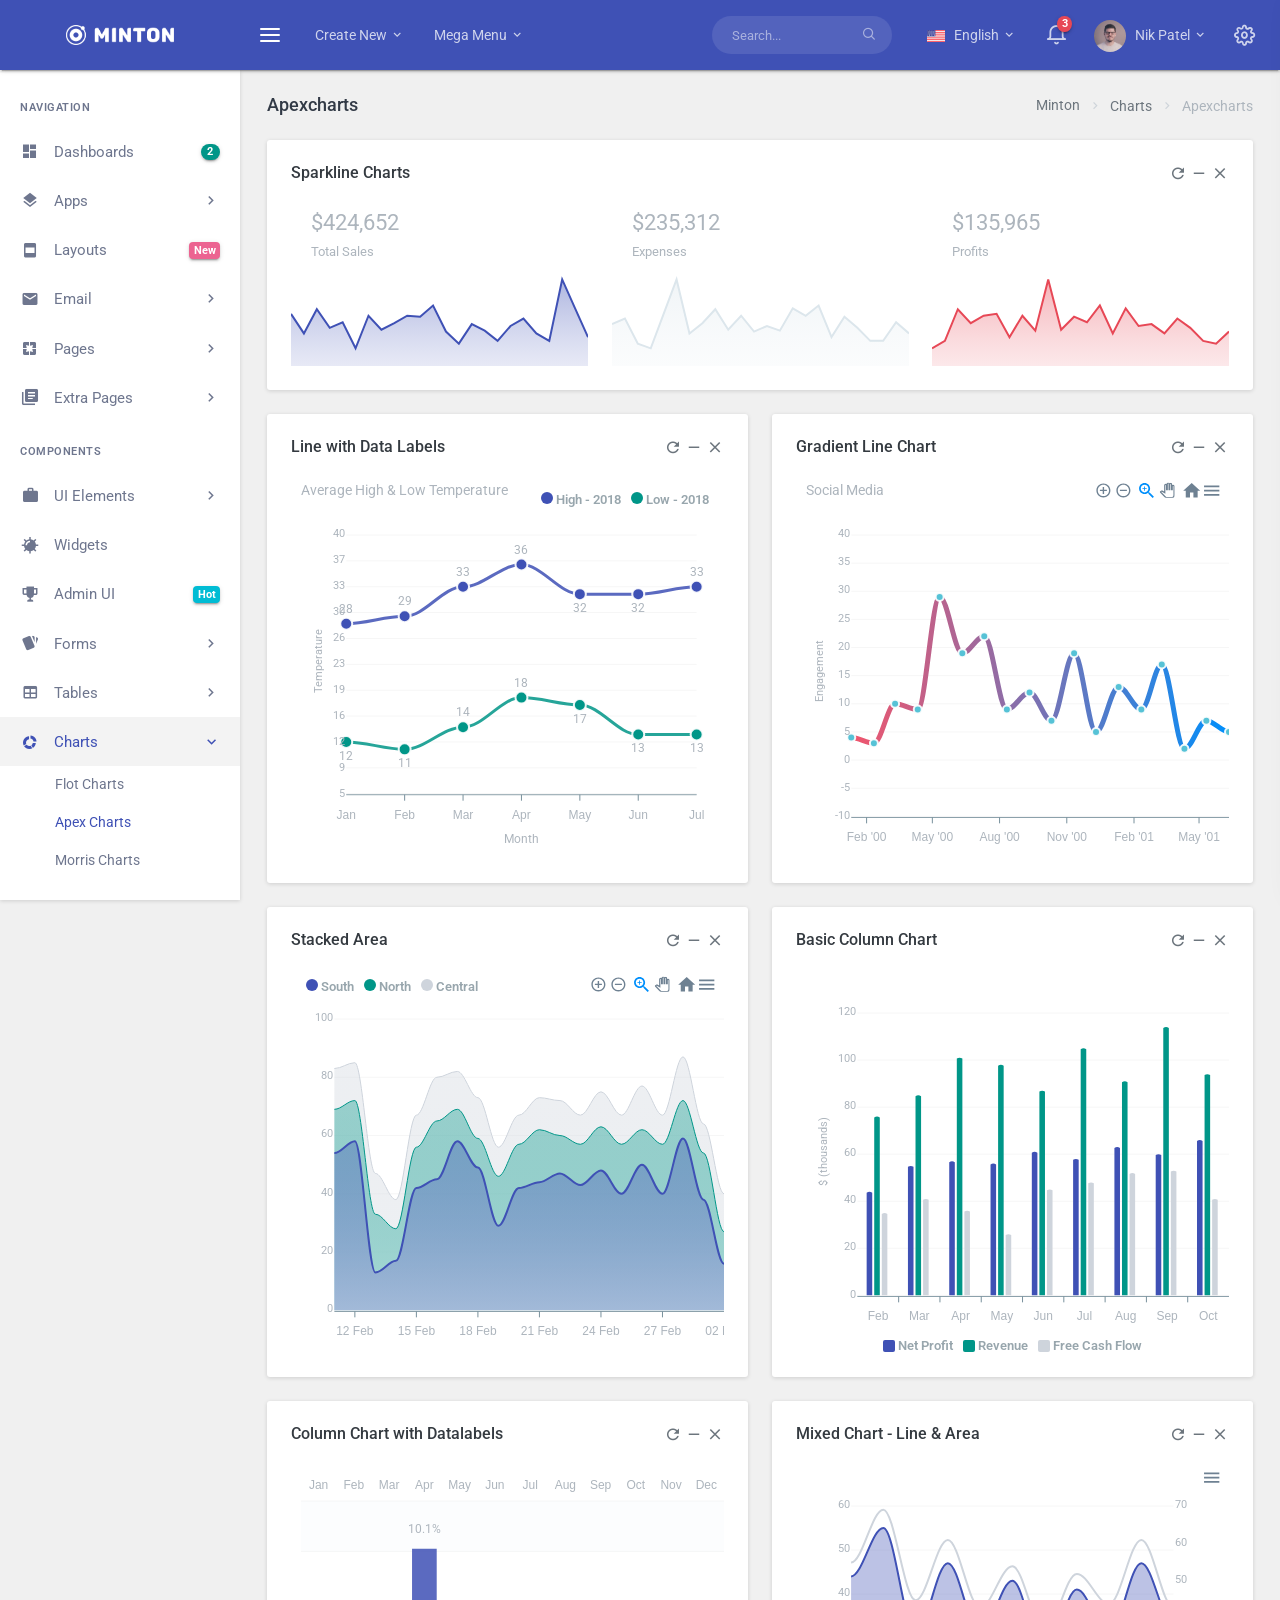
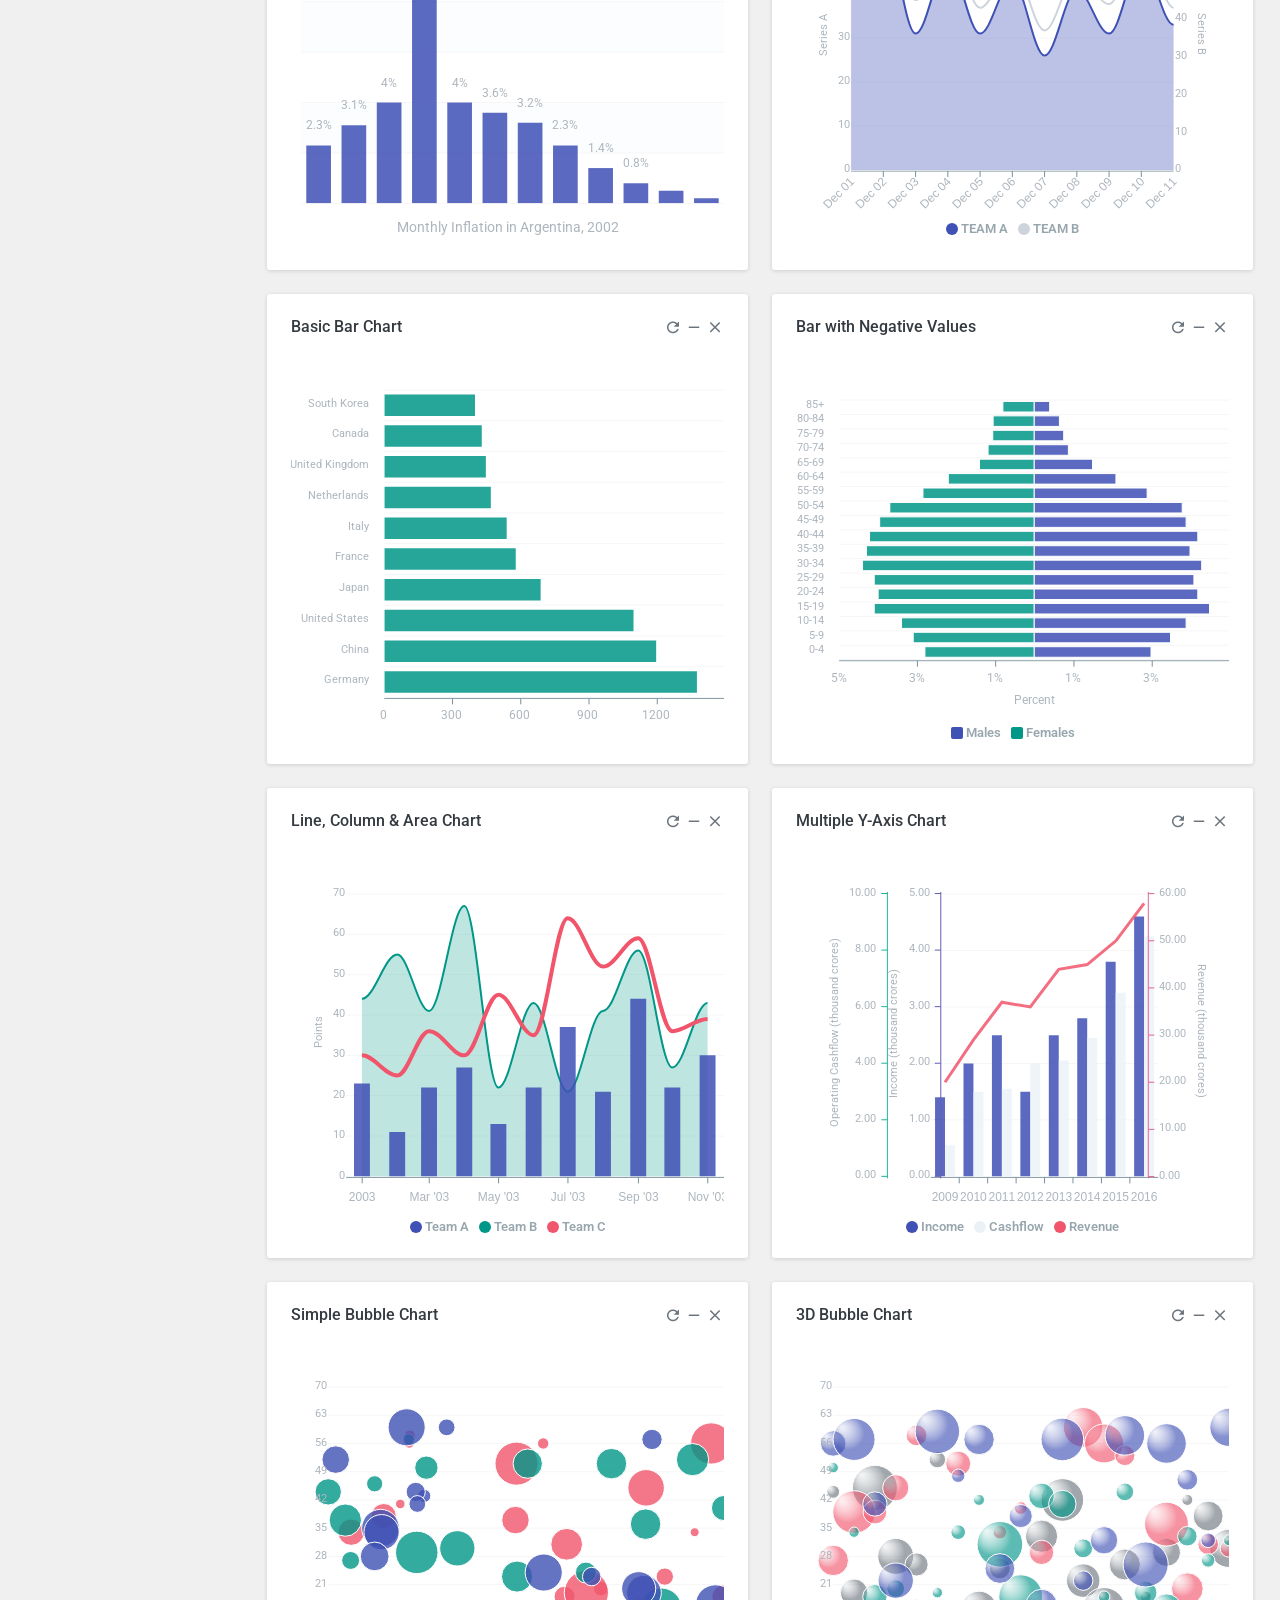
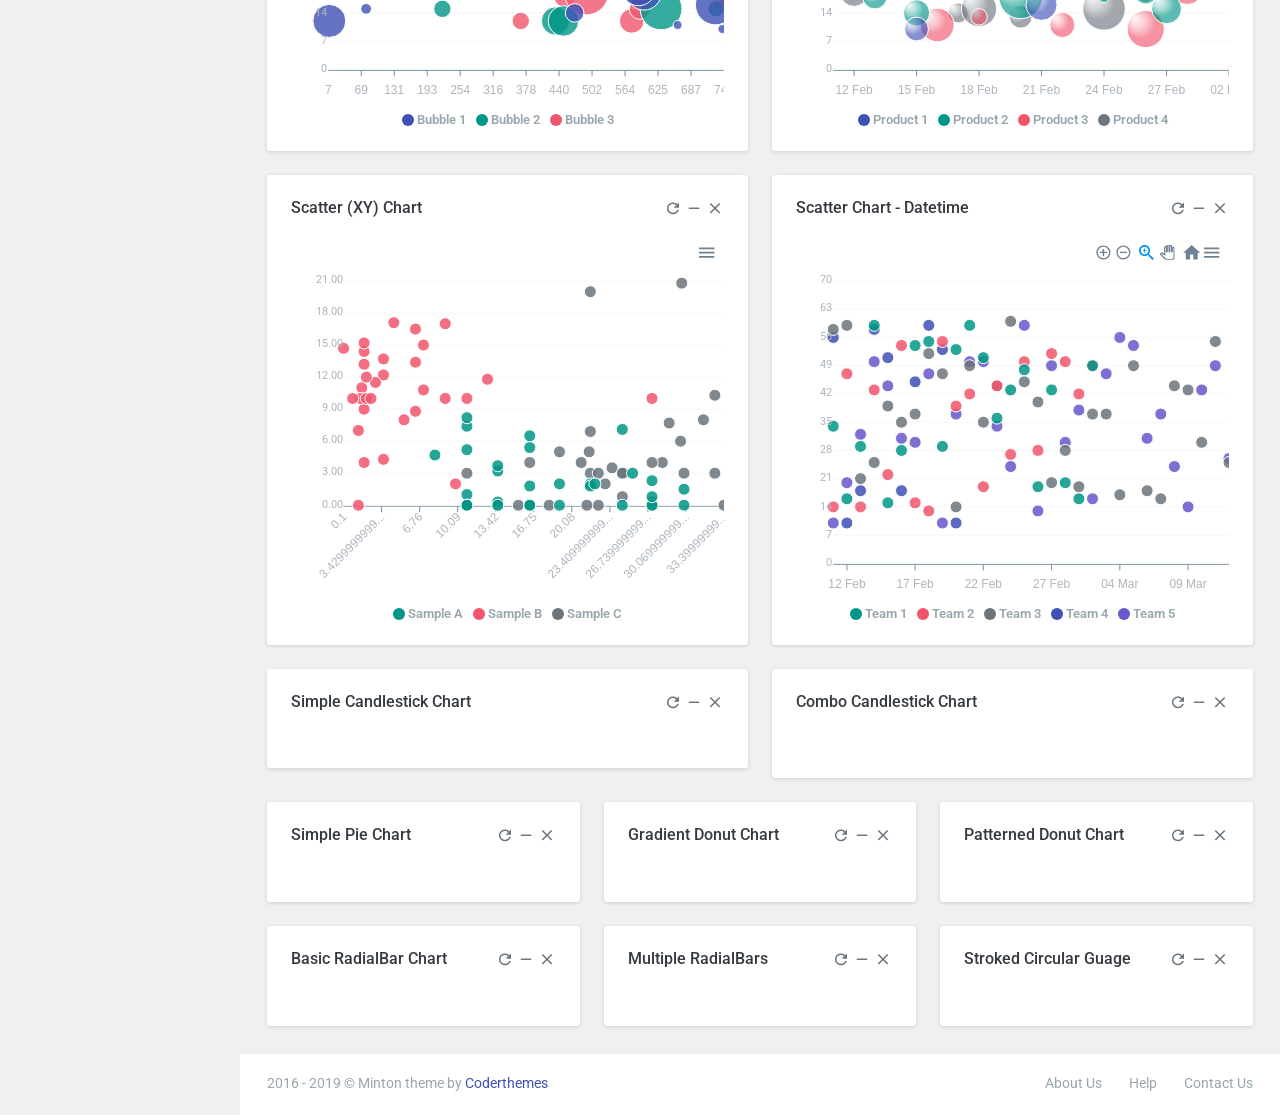
<file: charts-apex.html>
<!DOCTYPE html>
<html lang="en">
    <head>
        <meta charset="utf-8" />
        <title>Minton - Responsive Admin Dashboard Template</title>
        <meta name="viewport" content="width=device-width, initial-scale=1.0">
        <meta content="A fully featured admin theme which can be used to build CRM, CMS, etc." name="description" />
        <meta content="Coderthemes" name="author" />
        <meta http-equiv="X-UA-Compatible" content="IE=edge" />
        <!-- App favicon -->
        <link rel="shortcut icon" href="assets/images/favicon.ico">

        <!-- App css -->
        <link href="assets/css/bootstrap.min.css" rel="stylesheet" type="text/css" />
        <link href="assets/css/icons.min.css" rel="stylesheet" type="text/css" />
        <link href="assets/css/app.min.css" rel="stylesheet" type="text/css" />

    </head>

    <body>

        <!-- Begin page -->
        <div id="wrapper">

            <!-- Topbar Start -->
            <div class="navbar-custom">
                <ul class="list-unstyled topnav-menu float-right mb-0">

                    <li class="d-none d-sm-block">
                        <form class="app-search">
                            <div class="app-search-box">
                                <div class="input-group">
                                    <input type="text" class="form-control" placeholder="Search...">
                                    <div class="input-group-append">
                                        <button class="btn" type="submit">
                                            <i class="fe-search"></i>
                                        </button>
                                    </div>
                                </div>
                            </div>
                        </form>
                    </li>

                    <li class="dropdown d-none d-lg-block">
                        <a class="nav-link dropdown-toggle mr-0 waves-effect waves-light" data-toggle="dropdown" href="#" role="button" aria-haspopup="false" aria-expanded="false">
                            <img src="assets/images/flags/us.jpg" alt="user-image" class="mr-1" height="12"> <span class="align-middle">English <i class="mdi mdi-chevron-down"></i> </span>
                        </a>
                        <div class="dropdown-menu dropdown-menu-right">
                            <!-- item-->
                            <a href="javascript:void(0);" class="dropdown-item notify-item">
                                <img src="assets/images/flags/germany.jpg" alt="user-image" class="mr-1" height="12"> <span class="align-middle">German</span>
                            </a>

                            <!-- item-->
                            <a href="javascript:void(0);" class="dropdown-item notify-item">
                                <img src="assets/images/flags/italy.jpg" alt="user-image" class="mr-1" height="12"> <span class="align-middle">Italian</span>
                            </a>

                            <!-- item-->
                            <a href="javascript:void(0);" class="dropdown-item notify-item">
                                <img src="assets/images/flags/spain.jpg" alt="user-image" class="mr-1" height="12"> <span class="align-middle">Spanish</span>
                            </a>

                            <!-- item-->
                            <a href="javascript:void(0);" class="dropdown-item notify-item">
                                <img src="assets/images/flags/russia.jpg" alt="user-image" class="mr-1" height="12"> <span class="align-middle">Russian</span>
                            </a>

                        </div>
                    </li>
        
                    <li class="dropdown notification-list">
                        <a class="nav-link dropdown-toggle  waves-effect waves-light" data-toggle="dropdown" href="#" role="button" aria-haspopup="false" aria-expanded="false">
                            <i class="fe-bell noti-icon"></i>
                            <span class="badge badge-danger rounded-circle noti-icon-badge">3</span>
                        </a>
                        <div class="dropdown-menu dropdown-menu-right dropdown-lg">

                            <!-- item-->
                            <div class="dropdown-item noti-title">
                                <h5 class="m-0">
                                    <span class="float-right">
                                        <a href="" class="text-dark">
                                            <small>Clear All</small>
                                        </a>
                                    </span>Notification
                                </h5>
                            </div>

                            <div class="slimscroll noti-scroll">

                                <!-- item-->
                                <a href="javascript:void(0);" class="dropdown-item notify-item active">
                                    <div class="notify-icon bg-soft-primary text-primary">
                                        <i class="mdi mdi-comment-account-outline"></i>
                                    </div>
                                    <p class="notify-details">Doug Dukes commented on Admin Dashboard
                                        <small class="text-muted">1 min ago</small>
                                    </p>
                                </a>

                                <!-- item-->
                                <a href="javascript:void(0);" class="dropdown-item notify-item">
                                    <div class="notify-icon">
                                        <img src="assets/images/users/avatar-2.jpg" class="img-fluid rounded-circle" alt="" /> </div>
                                    <p class="notify-details">Mario Drummond</p>
                                    <p class="text-muted mb-0 user-msg">
                                        <small>Hi, How are you? What about our next meeting</small>
                                    </p>
                                </a>

                                <!-- item-->
                                <a href="javascript:void(0);" class="dropdown-item notify-item">
                                    <div class="notify-icon">
                                        <img src="assets/images/users/avatar-4.jpg" class="img-fluid rounded-circle" alt="" /> </div>
                                    <p class="notify-details">Karen Robinson</p>
                                    <p class="text-muted mb-0 user-msg">
                                        <small>Wow ! this admin looks good and awesome design</small>
                                    </p>
                                </a>

                                <!-- item-->
                                <a href="javascript:void(0);" class="dropdown-item notify-item">
                                    <div class="notify-icon bg-soft-warning text-warning">
                                        <i class="mdi mdi-account-plus"></i>
                                    </div>
                                    <p class="notify-details">New user registered.
                                        <small class="text-muted">5 hours ago</small>
                                    </p>
                                </a>

                                <!-- item-->
                                <a href="javascript:void(0);" class="dropdown-item notify-item">
                                    <div class="notify-icon bg-info">
                                        <i class="mdi mdi-comment-account-outline"></i>
                                    </div>
                                    <p class="notify-details">Caleb Flakelar commented on Admin
                                        <small class="text-muted">4 days ago</small>
                                    </p>
                                </a>

                                <!-- item-->
                                <a href="javascript:void(0);" class="dropdown-item notify-item">
                                    <div class="notify-icon bg-secondary">
                                        <i class="mdi mdi-heart"></i>
                                    </div>
                                    <p class="notify-details">Carlos Crouch liked
                                        <b>Admin</b>
                                        <small class="text-muted">13 days ago</small>
                                    </p>
                                </a>
                            </div>

                            <!-- All-->
                            <a href="javascript:void(0);" class="dropdown-item text-center text-primary notify-item notify-all">
                                View all
                                <i class="fi-arrow-right"></i>
                            </a>

                        </div>
                    </li>

                    <li class="dropdown notification-list">
                        <a class="nav-link dropdown-toggle nav-user mr-0 waves-effect waves-light" data-toggle="dropdown" href="#" role="button" aria-haspopup="false" aria-expanded="false">
                            <img src="assets/images/users/avatar-1.jpg" alt="user-image" class="rounded-circle">
                            <span class="pro-user-name ml-1">
                                Nik Patel <i class="mdi mdi-chevron-down"></i> 
                            </span>
                        </a>
                        <div class="dropdown-menu dropdown-menu-right profile-dropdown ">
                            <!-- item-->
                            <div class="dropdown-header noti-title">
                                <h6 class="text-overflow m-0">Welcome !</h6>
                            </div>

                            <!-- item-->
                            <a href="javascript:void(0);" class="dropdown-item notify-item">
                                <i class="mdi mdi-account-circle"></i>
                                <span>My Account</span>
                            </a>

                            <!-- item-->
                            <a href="javascript:void(0);" class="dropdown-item notify-item">
                                <i class="mdi mdi-settings"></i>
                                <span>Settings</span>
                            </a>

                            <!-- item-->
                            <a href="javascript:void(0);" class="dropdown-item notify-item">
                                <i class="mdi mdi-wallet"></i>
                                <span>My Wallet <span class="badge badge-success float-right">3</span> </span>
                            </a>

                            <!-- item-->
                            <a href="javascript:void(0);" class="dropdown-item notify-item">
                                <i class="mdi mdi-lock"></i>
                                <span>Lock Screen</span>
                            </a>

                            <div class="dropdown-divider"></div>

                            <!-- item-->
                            <a href="javascript:void(0);" class="dropdown-item notify-item">
                                <i class="mdi mdi-logout"></i>
                                <span>Logout</span>
                            </a>

                        </div>
                    </li>
        

                    <li class="dropdown notification-list">
                        <a href="javascript:void(0);" class="nav-link right-bar-toggle waves-effect waves-light">
                            <i class="fe-settings noti-icon"></i>
                        </a>
                    </li>


                </ul>

                <!-- LOGO -->
                <div class="logo-box">
                    <a href="index.html" class="logo text-center">
                        <span class="logo-lg">
                            <img src="assets/images/logo-light.png" alt="" height="20">
                            <!-- <span class="logo-lg-text-light">Xeria</span> -->
                        </span>
                        <span class="logo-sm">
                            <!-- <span class="logo-sm-text-dark">X</span> -->
                            <img src="assets/images/logo-sm.png" alt="" height="24">
                        </span>
                    </a>
                </div>

                <ul class="list-unstyled topnav-menu topnav-menu-left m-0">
                    <li>
                        <button class="button-menu-mobile waves-effect waves-light">
                            <i class="fe-menu"></i>
                        </button>
                    </li>
        
                    <li class="dropdown d-none d-lg-block">
                        <a class="nav-link dropdown-toggle waves-effect waves-light" data-toggle="dropdown" href="#" role="button" aria-haspopup="false" aria-expanded="false">
                            Create New
                            <i class="mdi mdi-chevron-down"></i> 
                        </a>
                        <div class="dropdown-menu">
                            <!-- item-->
                            <a href="javascript:void(0);" class="dropdown-item">
                                <i class="fe-briefcase mr-1"></i>
                                <span>New Projects</span>
                            </a>

                            <!-- item-->
                            <a href="javascript:void(0);" class="dropdown-item">
                                <i class="fe-user mr-1"></i>
                                <span>Create Users</span>
                            </a>

                            <!-- item-->
                            <a href="javascript:void(0);" class="dropdown-item">
                                <i class="fe-bar-chart-line- mr-1"></i>
                                <span>Revenue Report</span>
                            </a>

                            <!-- item-->
                            <a href="javascript:void(0);" class="dropdown-item">
                                <i class="fe-settings mr-1"></i>
                                <span>Settings</span>
                            </a>

                            <div class="dropdown-divider"></div>

                            <!-- item-->
                            <a href="javascript:void(0);" class="dropdown-item">
                                <i class="fe-headphones mr-1"></i>
                                <span>Help & Support</span>
                            </a>

                        </div>
                    </li>

                    <li class="dropdown dropdown-mega d-none d-lg-block">
                        <a class="nav-link dropdown-toggle waves-effect waves-light" data-toggle="dropdown" href="#" role="button" aria-haspopup="false" aria-expanded="false">
                            Mega Menu
                            <i class="mdi mdi-chevron-down"></i> 
                        </a>
                        <div class="dropdown-menu dropdown-megamenu">
                            <div class="row">
                                <div class="col-sm-8">
                        
                                    <div class="row">
                                        <div class="col-md-4">
                                            <h5 class="text-dark mt-0">UI Components</h5>
                                            <ul class="list-unstyled megamenu-list">
                                                <li>
                                                    <a href="javascript:void(0);">Widgets</a>
                                                </li>
                                                <li>
                                                    <a href="javascript:void(0);">Nestable List</a>
                                                </li>
                                                <li>
                                                    <a href="javascript:void(0);">Range Sliders</a>
                                                </li>
                                                <li>
                                                    <a href="javascript:void(0);">Masonry Items</a>
                                                </li>
                                                <li>
                                                    <a href="javascript:void(0);">Sweet Alerts</a>
                                                </li>
                                                <li>
                                                    <a href="javascript:void(0);">Treeview Page</a>
                                                </li>
                                                <li>
                                                    <a href="javascript:void(0);">Tour Page</a>
                                                </li>
                                            </ul>
                                        </div>

                                        <div class="col-md-4">
                                            <h5 class="text-dark mt-0">Applications</h5>
                                            <ul class="list-unstyled megamenu-list">
                                                <li>
                                                    <a href="javascript:void(0);">eCommerce Pages</a>
                                                </li>
                                                <li>
                                                    <a href="javascript:void(0);">CRM Pages</a>
                                                </li>
                                                <li>
                                                    <a href="javascript:void(0);">Email</a>
                                                </li>
                                                <li>
                                                    <a href="javascript:void(0);">Calendar</a>
                                                </li>
                                                <li>
                                                    <a href="javascript:void(0);">Team Contacts</a>
                                                </li>
                                                <li>
                                                    <a href="javascript:void(0);">Task Board</a>
                                                </li>
                                                <li>
                                                    <a href="javascript:void(0);">Email Templates</a>
                                                </li>
                                            </ul>
                                        </div>

                                        <div class="col-md-4">
                                            <h5 class="text-dark mt-0">Extra Pages</h5>
                                            <ul class="list-unstyled megamenu-list">
                                                <li>
                                                    <a href="javascript:void(0);">Left Sidebar with User</a>
                                                </li>
                                                <li>
                                                    <a href="javascript:void(0);">Menu Collapsed</a>
                                                </li>
                                                <li>
                                                    <a href="javascript:void(0);">Small Left Sidebar</a>
                                                </li>
                                                <li>
                                                    <a href="javascript:void(0);">New Header Style</a>
                                                </li>
                                                <li>
                                                    <a href="javascript:void(0);">Search Result</a>
                                                </li>
                                                <li>
                                                    <a href="javascript:void(0);">Gallery Pages</a>
                                                </li>
                                                <li>
                                                    <a href="javascript:void(0);">Maintenance & Coming Soon</a>
                                                </li>
                                            </ul>
                                        </div>
                                    </div>
                                </div>
                                <div class="col-sm-4">
                                    <div class="text-center mt-3">
                                        <h3 class="text-dark">Special Discount Sale!</h3>
                                        <h4>Save up to 70% off.</h4>
                                        <button class="btn btn-primary mt-3">Download Now <i class="ml-1 mdi mdi-arrow-right"></i></button>
                                    </div>
                                </div>
                            </div>

                        </div>
                    </li>
                </ul>
            </div>
            <!-- end Topbar -->

            <!-- ========== Left Sidebar Start ========== -->
            <div class="left-side-menu">

                <div class="slimscroll-menu">

                    <!--- Sidemenu -->
                    <div id="sidebar-menu">

                        <ul class="metismenu" id="side-menu">

                            <li class="menu-title">Navigation</li>

                            <li>
                                <a href="javascript: void(0);" class="waves-effect">
                                    <i class="mdi mdi-view-dashboard"></i>
                                    <span class="badge badge-success badge-pill float-right">2</span>
                                    <span> Dashboards </span>
                                </a>
                                <ul class="nav-second-level" aria-expanded="false">
                                    <li>
                                        <a href="index.html">Dashboard 1</a>
                                    </li>
                                    <li>
                                        <a href="dashboard-2.html">Dashboard 2</a>
                                    </li>
                                </ul>
                            </li>

                            <li>
                                <a href="javascript: void(0);" class="waves-effect">
                                    <i class="mdi mdi-layers"></i>
                                    <span> Apps </span>
                                    <span class="menu-arrow"></span>
                                </a>
                                <ul class="nav-second-level" aria-expanded="false">
                                    <li>
                                        <a href="apps-kanbanboard.html">Kanban Board</a>
                                    </li>
                                    <li>
                                        <a href="apps-companies.html">Companies</a>
                                    </li>
                                    <li>
                                        <a href="apps-calendar.html">Calendar</a>
                                    </li>
                                    <li>
                                        <a href="apps-filemanager.html">File Manager</a>
                                    </li>
                                    <li>
                                        <a href="apps-tickets.html">Tickets</a>
                                    </li>
                                    <li>
                                        <a href="apps-team.html">Team Members</a>
                                    </li>
                                </ul>
                            </li>

                            <li>
                                <a href="javascript: void(0);" class="waves-effect">
                                    <i class="mdi mdi-page-layout-body"></i>
                                    <span class="badge badge-pink float-right">New</span>
                                    <span> Layouts </span>
                                </a>
                                <ul class="nav-second-level" aria-expanded="false">
                                    <li>
                                        <a href="layouts-sidebar-sm.html">Small Sidebar</a>
                                    </li>
                                    <li>
                                        <a href="layouts-dark-sidebar.html">Dark Sidebar</a>
                                    </li>
                                    <li>
                                        <a href="layouts-light-topbar.html">Light Topbar</a>
                                    </li>
                                    <li>
                                        <a href="layouts-preloader.html">Preloader</a>
                                    </li>
                                    <li>
                                        <a href="layouts-sidebar-collapsed.html">Sidebar Collapsed</a>
                                    </li>
                                    <li>
                                        <a href="layouts-boxed.html">Boxed</a>
                                    </li>
                                </ul>
                            </li>
                
                            <li>
                                <a href="javascript: void(0);" class="waves-effect">
                                    <i class="mdi mdi-email"></i>
                                    <span> Email </span>
                                    <span class="menu-arrow"></span>
                                </a>
                                <ul class="nav-second-level" aria-expanded="false">
                                    <li>
                                        <a href="email-inbox.html">Inbox</a>
                                    </li>
                                    <li>
                                        <a href="email-read.html">Read Email</a>
                                    </li>
                                    <li>
                                        <a href="email-compose.html">Compose Email</a>
                                    </li>
                                    <li>
                                        <a href="email-templates.html">Email Templates</a>
                                    </li>
                                </ul>
                            </li>

                            <li>
                                <a href="javascript: void(0);" class="waves-effect">
                                    <i class="mdi mdi-google-pages"></i>
                                    <span> Pages </span>
                                    <span class="menu-arrow"></span>
                                </a>
                                <ul class="nav-second-level" aria-expanded="false">
                                    <li>
                                        <a href="pages-starter.html">Starter</a>
                                    </li>
                                    <li>
                                        <a href="pages-login.html">Log In</a>
                                    </li>
                                    <li>
                                        <a href="pages-register.html">Register</a>
                                    </li>
                                    <li>
                                        <a href="pages-recoverpw.html">Recover Password</a>
                                    </li>
                                    <li>
                                        <a href="pages-lock-screen.html">Lock Screen</a>
                                    </li>
                                    <li>
                                        <a href="pages-logout.html">Logout</a>
                                    </li>
                                    <li>
                                        <a href="pages-confirm-mail.html">Confirm Mail</a>
                                    </li>
                                    <li>
                                        <a href="pages-404.html">Error 404</a>
                                    </li>
                                    <li>
                                        <a href="pages-404-alt.html">Error 404-alt</a>
                                    </li>
                                    <li>
                                        <a href="pages-500.html">Error 500</a>
                                    </li>
                                </ul>
                            </li>

                            <li>
                                <a href="javascript: void(0);" class="waves-effect">
                                    <i class="mdi mdi-file-document-box-multiple"></i>
                                    <span> Extra Pages </span>
                                    <span class="menu-arrow"></span>
                                </a>
                                <ul class="nav-second-level" aria-expanded="false">
                                    <li>
                                        <a href="extras-profile.html">Profile</a>
                                    </li>
                                    <li>
                                        <a href="extras-timeline.html">Timeline</a>
                                    </li>
                                    <li>
                                        <a href="extras-invoice.html">Invoice</a>
                                    </li>
                                    <li>
                                        <a href="extras-faqs.html">FAQs</a>
                                    </li>
                                    <li>
                                        <a href="extras-tour.html">Tour Page</a>
                                    </li>
                                    <li>
                                        <a href="extras-pricing.html">Pricing</a>
                                    </li>
                                    <li>
                                        <a href="extras-maintenance.html">Maintenance</a>
                                    </li>
                                    <li>
                                        <a href="extras-coming-soon.html">Coming Soon</a>
                                    </li>
                                    <li>
                                        <a href="extras-gallery.html">Gallery</a>
                                    </li>
                                </ul>
                            </li>

                            <li class="menu-title mt-2">Components</li>

                            <li>
                                <a href="javascript: void(0);" class="waves-effect">
                                    <i class="mdi mdi-briefcase"></i>
                                    <span> UI Elements </span>
                                    <span class="menu-arrow"></span>
                                </a>
                                <ul class="nav-second-level" aria-expanded="false">
                                    <li>
                                        <a href="ui-buttons.html">Buttons</a>
                                    </li>
                                    <li>
                                        <a href="ui-cards.html">Cards</a>
                                    </li>
                                    <li>
                                        <a href="ui-portlets.html">Portlets</a>
                                    </li>
                                    <li>
                                        <a href="ui-tabs-accordions.html">Tabs & Accordions</a>
                                    </li>
                                    <li>
                                        <a href="ui-modals.html">Modals</a>
                                    </li>
                                    <li>
                                        <a href="ui-progress.html">Progress</a>
                                    </li>
                                    <li>
                                        <a href="ui-notifications.html">Notifications</a>
                                    </li>
                                    <li>
                                        <a href="ui-ribbons.html">Ribbons</a>
                                    </li>
                                    <li>
                                        <a href="ui-spinners.html">Spinners</a>
                                    </li>
                                    <li>
                                        <a href="ui-general.html">General UI</a>
                                    </li>
                                    <li>
                                        <a href="ui-typography.html">Typography</a>
                                    </li>
                                    <li>
                                        <a href="ui-grid.html">Grid</a>
                                    </li>
                                </ul>
                            </li>

                            <li>
                                <a href="widgets.html" class="waves-effect">
                                    <i class="mdi mdi-mine"></i>
                                    <span> Widgets </span>
                                </a>
                            </li>

                            <li>
                                <a href="javascript: void(0);" class="waves-effect">
                                    <i class="mdi mdi-trophy-variant"></i>
                                    <span class="badge badge-info float-right">Hot</span>
                                    <span> Admin UI </span>
                                </a>
                                <ul class="nav-second-level" aria-expanded="false">
                                    <li>
                                        <a href="admin-sweet-alert.html">Sweet Alert</a>
                                    </li>
                                    <li>
                                        <a href="admin-nestable.html">Nestable List</a>
                                    </li>
                                    <li>
                                        <a href="admin-treeview.html">Treeview</a>
                                    </li>
                                    <li>
                                        <a href="admin-range-slider.html">Range Slider</a>
                                    </li>
                                    <li>
                                        <a href="admin-carousel.html">Carousel</a>
                                    </li>
                                </ul>
                            </li>

                            <li>
                                <a href="javascript: void(0);" class="waves-effect">
                                    <i class="mdi mdi-cards"></i>
                                    <span> Forms </span>
                                    <span class="menu-arrow"></span>
                                </a>
                                <ul class="nav-second-level" aria-expanded="false">
                                    <li>
                                        <a href="forms-elements.html">General Elements</a>
                                    </li>
                                    <li>
                                        <a href="forms-advanced.html">Advanced</a>
                                    </li>
                                    <li>
                                        <a href="forms-validation.html">Validation</a>
                                    </li>
                                    <li>
                                        <a href="forms-pickers.html">Pickers</a>
                                    </li>
                                    <li>
                                        <a href="forms-wizard.html">Wizard</a>
                                    </li>
                                    <li>
                                        <a href="forms-summernote.html">Summernote</a>
                                    </li>
                                    <li>
                                        <a href="forms-quilljs.html">Quilljs Editor</a>
                                    </li>
                                    <li>
                                        <a href="forms-file-uploads.html">File Uploads</a>
                                    </li>
                                    <li>
                                        <a href="forms-x-editable.html">X Editable</a>
                                    </li>
                                </ul>
                            </li>

                            <li>
                                <a href="javascript: void(0);" class="waves-effect">
                                    <i class="mdi mdi-table"></i>
                                    <span> Tables </span>
                                    <span class="menu-arrow"></span>
                                </a>
                                <ul class="nav-second-level" aria-expanded="false">
                                    <li>
                                        <a href="tables-basic.html">Basic Tables</a>
                                    </li>
                                    <li>
                                        <a href="tables-datatables.html">Data Tables</a>
                                    </li>
                                    <li>
                                        <a href="tables-editable.html">Editable Tables</a>
                                    </li>
                                    <li>
                                        <a href="tables-tablesaw.html">Tablesaw Tables</a>
                                    </li>
                                    <li>
                                        <a href="tables-responsive.html">Responsive Tables</a>
                                    </li>
                                    <li>
                                        <a href="tables-footables.html">FooTables</a>
                                    </li>
                                </ul>
                            </li>

                            <li>
                                <a href="javascript: void(0);" class="waves-effect">
                                    <i class="mdi mdi-chart-arc"></i>
                                    <span> Charts </span>
                                    <span class="menu-arrow"></span>
                                </a>
                                <ul class="nav-second-level" aria-expanded="false">
                                    <li>
                                        <a href="charts-flot.html">Flot Charts</a>
                                    </li>
                                    <li>
                                        <a href="charts-apex.html">Apex Charts</a>
                                    </li>
                                    <li>
                                        <a href="charts-morris.html">Morris Charts</a>
                                    </li>
                                    <li>
                                        <a href="charts-chartjs.html">Chartjs Charts</a>
                                    </li>
                                    <li>
                                        <a href="charts-c3.html">C3 Charts</a>
                                    </li>
                                    <li>
                                        <a href="charts-peity.html">Peity Charts</a>
                                    </li>
                                    <li>
                                        <a href="charts-chartist.html">Chartist Charts</a>
                                    </li>
                                    <li>
                                        <a href="charts-sparklines.html">Sparklines Charts</a>
                                    </li>
                                    <li>
                                        <a href="charts-knob.html">Jquery Knob Charts</a>
                                    </li>
                                </ul>
                            </li>

                            <li>
                                <a href="javascript: void(0);" class="waves-effect">
                                    <i class="mdi mdi-parachute"></i>
                                    <span> Icons </span>
                                    <span class="menu-arrow"></span>
                                </a>
                                <ul class="nav-second-level" aria-expanded="false">
                                    <li>
                                        <a href="icons-remix.html">Remix Icons</a>
                                    </li>
                                    <li>
                                        <a href="icons-feather.html">Feather Icons</a>
                                    </li>
                                    <li>
                                        <a href="icons-mdi.html">Material Design Icons</a>
                                    </li>
                                    <li>
                                        <a href="icons-font-awesome.html">Font Awesome</a>
                                    </li>
                                    <li>
                                        <a href="icons-themify.html">Themify</a>
                                    </li>
                                    <li>
                                        <a href="icons-weather.html">Weather</a>
                                    </li>
                                </ul>
                            </li>

                            <li>
                                <a href="javascript: void(0);" class="waves-effect">
                                    <i class="mdi mdi-map"></i>
                                    <span> Maps </span>
                                    <span class="menu-arrow"></span>
                                </a>
                                <ul class="nav-second-level" aria-expanded="false">
                                    <li>
                                        <a href="maps-google.html">Google Maps</a>
                                    </li>
                                    <li>
                                        <a href="maps-vector.html">Vector Maps</a>
                                    </li>
                                    <li>
                                        <a href="maps-mapael.html">Mapael Maps</a>
                                    </li>
                                </ul>
                            </li>

                            <li>
                                <a href="javascript: void(0);" class="waves-effect">
                                    <i class="mdi mdi-share-variant"></i>
                                    <span> Multi Level </span>
                                    <span class="menu-arrow"></span>
                                </a>
                                <ul class="nav-second-level nav" aria-expanded="false">
                                    <li>
                                        <a href="javascript: void(0);">Level 1.1</a>
                                    </li>
                                    <li>
                                        <a href="javascript: void(0);" aria-expanded="false">Level 1.2
                                            <span class="menu-arrow"></span>
                                        </a>
                                        <ul class="nav-third-level nav" aria-expanded="false">
                                            <li>
                                                <a href="javascript: void(0);">Level 2.1</a>
                                            </li>
                                            <li>
                                                <a href="javascript: void(0);">Level 2.2</a>
                                            </li>
                                        </ul>
                                    </li>
                                </ul>
                            </li>
                        </ul>

                    </div>
                    <!-- End Sidebar -->

                    <div class="clearfix"></div>

                </div>
                <!-- Sidebar -left -->

            </div>
            <!-- Left Sidebar End -->

            <!-- ============================================================== -->
            <!-- Start Page Content here -->
            <!-- ============================================================== -->

            <div class="content-page">
                <div class="content">

                    <!-- Start Content-->
                    <div class="container-fluid">
                        
                        <!-- start page title -->
                        <div class="row">
                            <div class="col-12">
                                <div class="page-title-box">
                                    <div class="page-title-right">
                                        <ol class="breadcrumb m-0">
                                            <li class="breadcrumb-item"><a href="javascript: void(0);">Minton</a></li>
                                            <li class="breadcrumb-item"><a href="javascript: void(0);">Charts</a></li>
                                            <li class="breadcrumb-item active">Apexcharts</li>
                                        </ol>
                                    </div>
                                    <h4 class="page-title">Apexcharts</h4>
                                </div>
                            </div>
                        </div>     
                        <!-- end page title --> 

                        <div class="row">
                            <div class="col-12">
                                <!-- Portlet card -->
                                <div class="card">
                                    <div class="card-body">
                                        <div class="card-widgets">
                                            <a href="javascript: void(0);" data-toggle="reload"><i class="mdi mdi-refresh"></i></a>
                                            <a data-toggle="collapse" href="#cardCollpase1" role="button" aria-expanded="false" aria-controls="cardCollpase1"><i class="mdi mdi-minus"></i></a>
                                            <a href="javascript: void(0);" data-toggle="remove"><i class="mdi mdi-close"></i></a>
                                        </div>
                                        <h4 class="header-title mb-0">Sparkline Charts</h4>

                                        <div id="cardCollpase1" class="collapse pt-3 show" dir="ltr">
                                            <div class="row">
                                                <div class="col-md-4">
                                                    <div id="spark1" class="apex-charts"></div>
                                                </div>
                                                <div class="col-md-4">
                                                    <div id="spark2" class="apex-charts"></div>
                                                </div>
                                                <div class="col-md-4">
                                                    <div id="spark3" class="apex-charts"></div>
                                                </div>
                                            </div> 
                                        </div> <!-- collapsed end -->
                                    </div> <!-- end card-body -->
                                </div> <!-- end card-->
                            </div> <!-- end col-->
                        </div>
                        <!-- end row -->

                        <div class="row">
                            <div class="col-xl-6">
                                <div class="card">
                                    <div class="card-body">
                                        <div class="card-widgets">
                                            <a href="javascript: void(0);" data-toggle="reload"><i class="mdi mdi-refresh"></i></a>
                                            <a data-toggle="collapse" href="#cardCollpase2" role="button" aria-expanded="false" aria-controls="cardCollpase2"><i class="mdi mdi-minus"></i></a>
                                            <a href="javascript: void(0);" data-toggle="remove"><i class="mdi mdi-close"></i></a>
                                        </div>
                                        <h4 class="header-title mb-0">Line with Data Labels</h4>

                                        <div id="cardCollpase2" class="collapse pt-3 show" dir="ltr">
                                            <div id="apex-line-1" class="apex-charts"></div>
                                        </div> <!-- collapsed end -->
                                    </div> <!-- end card-body -->
                                </div> <!-- end card-->
                            </div> <!-- end col-->

                            <div class="col-xl-6">
                                <!-- Portlet card -->
                                <div class="card">
                                    <div class="card-body">
                                        <div class="card-widgets">
                                            <a href="javascript: void(0);" data-toggle="reload"><i class="mdi mdi-refresh"></i></a>
                                            <a data-toggle="collapse" href="#cardCollpase3" role="button" aria-expanded="false" aria-controls="cardCollpase3"><i class="mdi mdi-minus"></i></a>
                                            <a href="javascript: void(0);" data-toggle="remove"><i class="mdi mdi-close"></i></a>
                                        </div>
                                        <h4 class="header-title mb-0">Gradient Line Chart</h4>

                                        <div id="cardCollpase3" class="collapse pt-3 show" dir="ltr">
                                            <div id="apex-line-2" class="apex-charts"></div>
                                        </div> <!-- collapsed end -->
                                    </div> <!-- end card-body -->
                                </div> <!-- end card-->
                            </div> <!-- end col-->
                        </div>
                        <!-- end row -->

                        <div class="row">
                            <div class="col-xl-6">
                                <!-- Portlet card -->
                                <div class="card">
                                    <div class="card-body">
                                        <div class="card-widgets">
                                            <a href="javascript: void(0);" data-toggle="reload"><i class="mdi mdi-refresh"></i></a>
                                            <a data-toggle="collapse" href="#cardCollpase4" role="button" aria-expanded="false" aria-controls="cardCollpase4"><i class="mdi mdi-minus"></i></a>
                                            <a href="javascript: void(0);" data-toggle="remove"><i class="mdi mdi-close"></i></a>
                                        </div>
                                        <h4 class="header-title mb-0">Stacked Area</h4>

                                        <div id="cardCollpase4" class="collapse pt-3 show" dir="ltr">
                                            <div id="apex-area" class="apex-charts"></div>
                                        </div> <!-- collapsed end -->
                                    </div> <!-- end card-body -->
                                </div> <!-- end card-->
                            </div> <!-- end col-->

                            <div class="col-xl-6">
                                <div class="card">
                                    <div class="card-body">
                                        <div class="card-widgets">
                                            <a href="javascript: void(0);" data-toggle="reload"><i class="mdi mdi-refresh"></i></a>
                                            <a data-toggle="collapse" href="#cardCollpase5" role="button" aria-expanded="false" aria-controls="cardCollpase5"><i class="mdi mdi-minus"></i></a>
                                            <a href="javascript: void(0);" data-toggle="remove"><i class="mdi mdi-close"></i></a>
                                        </div>
                                        <h4 class="header-title mb-0">Basic Column Chart</h4>

                                        <div id="cardCollpase5" class="collapse pt-3 show" dir="ltr">
                                            <div id="apex-column-1" class="apex-charts"></div>
                                        </div> <!-- collapsed end -->
                                    </div> <!-- end card-body -->
                                </div> <!-- end card-->
                            </div> <!-- end col-->
                        </div>
                        <!-- end row -->


                        <div class="row">
                            <div class="col-xl-6">
                                <!-- Portlet card -->
                                <div class="card">
                                    <div class="card-body">
                                        <div class="card-widgets">
                                            <a href="javascript: void(0);" data-toggle="reload"><i class="mdi mdi-refresh"></i></a>
                                            <a data-toggle="collapse" href="#cardCollpase6" role="button" aria-expanded="false" aria-controls="cardCollpase6"><i class="mdi mdi-minus"></i></a>
                                            <a href="javascript: void(0);" data-toggle="remove"><i class="mdi mdi-close"></i></a>
                                        </div>
                                        <h4 class="header-title mb-0">Column Chart with Datalabels</h4>

                                        <div id="cardCollpase6" class="collapse pt-3 show" dir="ltr">
                                            <div id="apex-column-2" class="apex-charts"></div>
                                        </div> <!-- collapsed end -->
                                    </div> <!-- end card-body -->
                                </div> <!-- end card-->
                            </div> <!-- end col-->

                            <div class="col-xl-6">
                                <div class="card">
                                    <div class="card-body">
                                        <div class="card-widgets">
                                            <a href="javascript: void(0);" data-toggle="reload"><i class="mdi mdi-refresh"></i></a>
                                            <a data-toggle="collapse" href="#cardCollpase7" role="button" aria-expanded="false" aria-controls="cardCollpase7"><i class="mdi mdi-minus"></i></a>
                                            <a href="javascript: void(0);" data-toggle="remove"><i class="mdi mdi-close"></i></a>
                                        </div>
                                        <h4 class="header-title mb-0">Mixed Chart - Line & Area</h4>

                                        <div id="cardCollpase7" class="collapse pt-3 show" dir="ltr">
                                            <div id="apex-mixed-1" class="apex-charts"></div>
                                        </div> <!-- collapsed end -->
                                    </div> <!-- end card-body -->
                                </div> <!-- end card-->
                            </div> <!-- end col-->
                        </div>
                        <!-- end row -->

                        <div class="row">
                            <div class="col-xl-6">
                                <!-- Portlet card -->
                                <div class="card">
                                    <div class="card-body">
                                        <div class="card-widgets">
                                            <a href="javascript: void(0);" data-toggle="reload"><i class="mdi mdi-refresh"></i></a>
                                            <a data-toggle="collapse" href="#cardCollpase8" role="button" aria-expanded="false" aria-controls="cardCollpase8"><i class="mdi mdi-minus"></i></a>
                                            <a href="javascript: void(0);" data-toggle="remove"><i class="mdi mdi-close"></i></a>
                                        </div>
                                        <h4 class="header-title mb-0">Basic Bar Chart</h4>

                                        <div id="cardCollpase8" class="collapse pt-3 show" dir="ltr">
                                            <div id="apex-bar-1" class="apex-charts"></div>
                                        </div> <!-- collapsed end -->
                                    </div> <!-- end card-body -->
                                </div> <!-- end card-->
                            </div> <!-- end col-->

                            <div class="col-xl-6">
                                <div class="card">
                                    <div class="card-body">
                                        <div class="card-widgets">
                                            <a href="javascript: void(0);" data-toggle="reload"><i class="mdi mdi-refresh"></i></a>
                                            <a data-toggle="collapse" href="#cardCollpase9" role="button" aria-expanded="false" aria-controls="cardCollpase9"><i class="mdi mdi-minus"></i></a>
                                            <a href="javascript: void(0);" data-toggle="remove"><i class="mdi mdi-close"></i></a>
                                        </div>
                                        <h4 class="header-title mb-0">Bar with Negative Values</h4>

                                        <div id="cardCollpase9" class="collapse pt-3 show" dir="ltr">
                                            <div id="apex-bar-2" class="apex-charts"></div>
                                        </div> <!-- collapsed end -->
                                    </div> <!-- end card-body -->
                                </div> <!-- end card-->
                            </div> <!-- end col-->
                        </div>
                        <!-- end row -->

                        <div class="row">
                            <div class="col-xl-6">
                                <!-- Portlet card -->
                                <div class="card">
                                    <div class="card-body">
                                        <div class="card-widgets">
                                            <a href="javascript: void(0);" data-toggle="reload"><i class="mdi mdi-refresh"></i></a>
                                            <a data-toggle="collapse" href="#cardCollpase10" role="button" aria-expanded="false" aria-controls="cardCollpase10"><i class="mdi mdi-minus"></i></a>
                                            <a href="javascript: void(0);" data-toggle="remove"><i class="mdi mdi-close"></i></a>
                                        </div>
                                        <h4 class="header-title mb-0">Line, Column & Area Chart</h4>

                                        <div id="cardCollpase10" class="collapse pt-3 show" dir="ltr">
                                            <div id="apex-mixed-2" class="apex-charts"></div>
                                        </div> <!-- collapsed end -->
                                    </div> <!-- end card-body -->
                                </div> <!-- end card-->
                            </div> <!-- end col-->

                            <div class="col-xl-6">
                                <div class="card">
                                    <div class="card-body">
                                        <div class="card-widgets">
                                            <a href="javascript: void(0);" data-toggle="reload"><i class="mdi mdi-refresh"></i></a>
                                            <a data-toggle="collapse" href="#cardCollpase11" role="button" aria-expanded="false" aria-controls="cardCollpase11"><i class="mdi mdi-minus"></i></a>
                                            <a href="javascript: void(0);" data-toggle="remove"><i class="mdi mdi-close"></i></a>
                                        </div>
                                        <h4 class="header-title mb-0">Multiple Y-Axis Chart</h4>

                                        <div id="cardCollpase11" class="collapse pt-3 show" dir="ltr">
                                            <div id="apex-mixed-3" class="apex-charts"></div>
                                        </div> <!-- collapsed end -->
                                    </div> <!-- end card-body -->
                                </div> <!-- end card-->
                            </div> <!-- end col-->
                        </div>
                        <!-- end row -->

                        <div class="row">
                            <div class="col-xl-6">
                                <!-- Portlet card -->
                                <div class="card">
                                    <div class="card-body">
                                        <div class="card-widgets">
                                            <a href="javascript: void(0);" data-toggle="reload"><i class="mdi mdi-refresh"></i></a>
                                            <a data-toggle="collapse" href="#cardCollpase12" role="button" aria-expanded="false" aria-controls="cardCollpase12"><i class="mdi mdi-minus"></i></a>
                                            <a href="javascript: void(0);" data-toggle="remove"><i class="mdi mdi-close"></i></a>
                                        </div>
                                        <h4 class="header-title mb-0">Simple Bubble Chart</h4>

                                        <div id="cardCollpase12" class="collapse pt-3 show" dir="ltr">
                                            <div id="apex-bubble-1" class="apex-charts"></div>
                                        </div> <!-- collapsed end -->
                                    </div> <!-- end card-body -->
                                </div> <!-- end card-->
                            </div> <!-- end col-->

                            <div class="col-xl-6">
                                <div class="card">
                                    <div class="card-body">
                                        <div class="card-widgets">
                                            <a href="javascript: void(0);" data-toggle="reload"><i class="mdi mdi-refresh"></i></a>
                                            <a data-toggle="collapse" href="#cardCollpase13" role="button" aria-expanded="false" aria-controls="cardCollpase13"><i class="mdi mdi-minus"></i></a>
                                            <a href="javascript: void(0);" data-toggle="remove"><i class="mdi mdi-close"></i></a>
                                        </div>
                                        <h4 class="header-title mb-0">3D Bubble Chart</h4>

                                        <div id="cardCollpase13" class="collapse pt-3 show" dir="ltr">
                                            <div id="apex-bubble-2" class="apex-charts"></div>
                                        </div> <!-- collapsed end -->
                                    </div> <!-- end card-body -->
                                </div> <!-- end card-->
                            </div> <!-- end col-->
                        </div>
                        <!-- end row -->

                        <div class="row">
                            <div class="col-xl-6">
                                <!-- Portlet card -->
                                <div class="card">
                                    <div class="card-body">
                                        <div class="card-widgets">
                                            <a href="javascript: void(0);" data-toggle="reload"><i class="mdi mdi-refresh"></i></a>
                                            <a data-toggle="collapse" href="#cardCollpase14" role="button" aria-expanded="false" aria-controls="cardCollpase14"><i class="mdi mdi-minus"></i></a>
                                            <a href="javascript: void(0);" data-toggle="remove"><i class="mdi mdi-close"></i></a>
                                        </div>
                                        <h4 class="header-title mb-0">Scatter (XY) Chart</h4>

                                        <div id="cardCollpase14" class="collapse pt-3 show" dir="ltr">
                                            <div id="apex-scatter-1" class="apex-charts"></div>
                                        </div> <!-- collapsed end -->
                                    </div> <!-- end card-body -->
                                </div> <!-- end card-->
                            </div> <!-- end col-->

                            <div class="col-xl-6">
                                <div class="card">
                                    <div class="card-body">
                                        <div class="card-widgets">
                                            <a href="javascript: void(0);" data-toggle="reload"><i class="mdi mdi-refresh"></i></a>
                                            <a data-toggle="collapse" href="#cardCollpase15" role="button" aria-expanded="false" aria-controls="cardCollpase15"><i class="mdi mdi-minus"></i></a>
                                            <a href="javascript: void(0);" data-toggle="remove"><i class="mdi mdi-close"></i></a>
                                        </div>
                                        <h4 class="header-title mb-0">Scatter Chart - Datetime</h4>

                                        <div id="cardCollpase15" class="collapse pt-3 show" dir="ltr">
                                            <div id="apex-scatter-2" class="apex-charts"></div>
                                        </div> <!-- collapsed end -->
                                    </div> <!-- end card-body -->
                                </div> <!-- end card-->
                            </div> <!-- end col-->
                        </div>
                        <!-- end row -->

                        <div class="row">
                            <div class="col-xl-6">
                                <!-- Portlet card -->
                                <div class="card">
                                    <div class="card-body">
                                        <div class="card-widgets">
                                            <a href="javascript: void(0);" data-toggle="reload"><i class="mdi mdi-refresh"></i></a>
                                            <a data-toggle="collapse" href="#cardCollpase16" role="button" aria-expanded="false" aria-controls="cardCollpase16"><i class="mdi mdi-minus"></i></a>
                                            <a href="javascript: void(0);" data-toggle="remove"><i class="mdi mdi-close"></i></a>
                                        </div>
                                        <h4 class="header-title mb-0">Simple Candlestick Chart</h4>

                                        <div id="cardCollpase16" class="collapse pt-3 show" dir="ltr">
                                            <div id="apex-candlestick-1" class="apex-charts"></div>
                                        </div> <!-- collapsed end -->
                                    </div> <!-- end card-body -->
                                </div> <!-- end card-->
                            </div> <!-- end col-->

                            <div class="col-xl-6">
                                <div class="card">
                                    <div class="card-body">
                                        <div class="card-widgets">
                                            <a href="javascript: void(0);" data-toggle="reload"><i class="mdi mdi-refresh"></i></a>
                                            <a data-toggle="collapse" href="#cardCollpase17" role="button" aria-expanded="false" aria-controls="cardCollpase17"><i class="mdi mdi-minus"></i></a>
                                            <a href="javascript: void(0);" data-toggle="remove"><i class="mdi mdi-close"></i></a>
                                        </div>
                                        <h4 class="header-title mb-0">Combo Candlestick Chart</h4>

                                        <div id="cardCollpase17" class="collapse pt-3 show" dir="ltr">
                                            <div id="apex-candlestick-2" class="apex-charts"></div>
                                            <div id="apex-candlestick-3" class="apex-charts"></div>
                                        </div> <!-- collapsed end -->
                                    </div> <!-- end card-body -->
                                </div> <!-- end card-->
                            </div> <!-- end col-->
                        </div>
                        <!-- end row -->


                        <div class="row">
                            <div class="col-xl-4">
                                <!-- Portlet card -->
                                <div class="card">
                                    <div class="card-body">
                                        <div class="card-widgets">
                                            <a href="javascript: void(0);" data-toggle="reload"><i class="mdi mdi-refresh"></i></a>
                                            <a data-toggle="collapse" href="#cardCollpase18" role="button" aria-expanded="false" aria-controls="cardCollpase18"><i class="mdi mdi-minus"></i></a>
                                            <a href="javascript: void(0);" data-toggle="remove"><i class="mdi mdi-close"></i></a>
                                        </div>
                                        <h4 class="header-title mb-0">Simple Pie Chart</h4>

                                        <div id="cardCollpase18" class="collapse pt-3 show" dir="ltr">
                                            <div id="apex-pie-1" class="apex-charts"></div>
                                        </div> <!-- collapsed end -->
                                    </div> <!-- end card-body -->
                                </div> <!-- end card-->
                            </div> <!-- end col-->

                            <div class="col-xl-4">
                                <!-- Portlet card -->
                                <div class="card">
                                    <div class="card-body">
                                        <div class="card-widgets">
                                            <a href="javascript: void(0);" data-toggle="reload"><i class="mdi mdi-refresh"></i></a>
                                            <a data-toggle="collapse" href="#cardCollpase19" role="button" aria-expanded="false" aria-controls="cardCollpase19"><i class="mdi mdi-minus"></i></a>
                                            <a href="javascript: void(0);" data-toggle="remove"><i class="mdi mdi-close"></i></a>
                                        </div>
                                        <h4 class="header-title mb-0">Gradient Donut Chart</h4>

                                        <div id="cardCollpase19" class="collapse pt-3 show" dir="ltr">
                                            <div id="apex-pie-2" class="apex-charts"></div>
                                        </div> <!-- collapsed end -->
                                    </div> <!-- end card-body -->
                                </div> <!-- end card-->
                            </div> <!-- end col-->

                            <div class="col-xl-4">
                                <div class="card">
                                    <div class="card-body">
                                        <div class="card-widgets">
                                            <a href="javascript: void(0);" data-toggle="reload"><i class="mdi mdi-refresh"></i></a>
                                            <a data-toggle="collapse" href="#cardCollpase20" role="button" aria-expanded="false" aria-controls="cardCollpase20"><i class="mdi mdi-minus"></i></a>
                                            <a href="javascript: void(0);" data-toggle="remove"><i class="mdi mdi-close"></i></a>
                                        </div>
                                        <h4 class="header-title mb-0">Patterned Donut Chart</h4>

                                        <div id="cardCollpase20" class="collapse pt-3 show" dir="ltr">
                                            <div id="apex-pie-3" class="apex-charts"></div>
                                        </div> <!-- collapsed end -->
                                    </div> <!-- end card-body -->
                                </div> <!-- end card-->
                            </div> <!-- end col-->
                        </div>
                        <!-- end row -->


                        <div class="row">
                            <div class="col-xl-4">
                                <!-- Portlet card -->
                                <div class="card">
                                    <div class="card-body">
                                        <div class="card-widgets">
                                            <a href="javascript: void(0);" data-toggle="reload"><i class="mdi mdi-refresh"></i></a>
                                            <a data-toggle="collapse" href="#cardCollpase21" role="button" aria-expanded="false" aria-controls="cardCollpase21"><i class="mdi mdi-minus"></i></a>
                                            <a href="javascript: void(0);" data-toggle="remove"><i class="mdi mdi-close"></i></a>
                                        </div>
                                        <h4 class="header-title mb-0">Basic RadialBar Chart</h4>

                                        <div id="cardCollpase21" class="collapse pt-3 show" dir="ltr">
                                            <div id="apex-radialbar-1" class="apex-charts"></div>
                                        </div> <!-- collapsed end -->
                                    </div> <!-- end card-body -->
                                </div> <!-- end card-->
                            </div> <!-- end col-->

                            <div class="col-xl-4">
                                <!-- Portlet card -->
                                <div class="card">
                                    <div class="card-body">
                                        <div class="card-widgets">
                                            <a href="javascript: void(0);" data-toggle="reload"><i class="mdi mdi-refresh"></i></a>
                                            <a data-toggle="collapse" href="#cardCollpase22" role="button" aria-expanded="false" aria-controls="cardCollpase22"><i class="mdi mdi-minus"></i></a>
                                            <a href="javascript: void(0);" data-toggle="remove"><i class="mdi mdi-close"></i></a>
                                        </div>
                                        <h4 class="header-title mb-0">Multiple RadialBars</h4>

                                        <div id="cardCollpase22" class="collapse pt-3 show" dir="ltr">
                                            <div id="apex-radialbar-2" class="apex-charts"></div>
                                        </div> <!-- collapsed end -->
                                    </div> <!-- end card-body -->
                                </div> <!-- end card-->
                            </div> <!-- end col-->

                            <div class="col-xl-4">
                                <div class="card">
                                    <div class="card-body">
                                        <div class="card-widgets">
                                            <a href="javascript: void(0);" data-toggle="reload"><i class="mdi mdi-refresh"></i></a>
                                            <a data-toggle="collapse" href="#cardCollpase23" role="button" aria-expanded="false" aria-controls="cardCollpase23"><i class="mdi mdi-minus"></i></a>
                                            <a href="javascript: void(0);" data-toggle="remove"><i class="mdi mdi-close"></i></a>
                                        </div>
                                        <h4 class="header-title mb-0">Stroked Circular Guage</h4>

                                        <div id="cardCollpase23" class="collapse pt-3 show" dir="ltr">
                                            <div id="apex-radialbar-3" class="apex-charts"></div>
                                        </div> <!-- collapsed end -->
                                    </div> <!-- end card-body -->
                                </div> <!-- end card-->
                            </div> <!-- end col-->
                        </div>
                        <!-- end row -->
                        
                    </div> <!-- container -->

                </div> <!-- content -->

                <!-- Footer Start -->
                <footer class="footer">
                    <div class="container-fluid">
                        <div class="row">
                            <div class="col-md-6">
                               2016 - 2019 &copy; Minton theme by <a href="">Coderthemes</a> 
                            </div>
                            <div class="col-md-6">
                                <div class="text-md-right footer-links d-none d-sm-block">
                                    <a href="javascript:void(0);">About Us</a>
                                    <a href="javascript:void(0);">Help</a>
                                    <a href="javascript:void(0);">Contact Us</a>
                                </div>
                            </div>
                        </div>
                    </div>
                </footer>
                <!-- end Footer -->

            </div>

            <!-- ============================================================== -->
            <!-- End Page content -->
            <!-- ============================================================== -->


        </div>
        <!-- END wrapper -->

        <!-- Right Sidebar -->
        <div class="right-bar">
            <div class="rightbar-title">
                <a href="javascript:void(0);" class="right-bar-toggle float-right">
                    <i class="fe-x noti-icon"></i>
                </a>
                <h4 class="m-0 text-white">Settings</h4>
            </div>
            <div class="slimscroll-menu">
                <!-- User box -->
                <div class="user-box">
                    <div class="user-img">
                        <img src="assets/images/users/avatar-1.jpg" alt="user-img" title="Mat Helme" class="rounded-circle img-fluid">
                        <a href="javascript:void(0);" class="user-edit"><i class="mdi mdi-pencil"></i></a>
                    </div>
            
                    <h5><a href="javascript: void(0);">Nik G. Patel</a> </h5>
                    <p class="text-muted mb-0"><small>Admin Head</small></p>
                </div>

                <ul class="nav nav-pills bg-light nav-justified">
                    <li class="nav-item">
                        <a href="#home1" data-toggle="tab" aria-expanded="false" class="nav-link rounded-0">
                            General
                        </a>
                    </li>
                    <li class="nav-item">
                        <a href="#messages1" data-toggle="tab" aria-expanded="false" class="nav-link rounded-0 active">
                            Chat
                        </a>
                    </li>
                </ul>
                <div class="tab-content pl-3 pr-3">
                    <div class="tab-pane" id="home1">
                        <div class="row mb-2">
                            <div class="col">
                                <h5 class="m-0 font-15">Notifications</h5>
                                <p class="text-muted"><small>Do you need them?</small></p>
                            </div> <!-- end col-->
                            <div class="col-auto">
                                <div class="custom-control custom-switch mb-2">
                                    <input type="checkbox" class="custom-control-input" id="tabswitch1">
                                    <label class="custom-control-label" for="tabswitch1"></label>
                                </div>
                            </div> <!-- end col -->
                        </div>
                        <!-- end row-->

                        <div class="row mb-2">
                            <div class="col">
                                <h5 class="m-0 font-15">API Access</h5>
                                <p class="text-muted"><small>Enable/Disable access</small></p>
                            </div> <!-- end col-->
                            <div class="col-auto">
                                <div class="custom-control custom-switch mb-2">
                                    <input type="checkbox" class="custom-control-input" checked id="tabswitch2">
                                    <label class="custom-control-label" for="tabswitch2"></label>
                                </div>
                            </div> <!-- end col -->
                        </div>
                        <!-- end row-->

                        <div class="row mb-2">
                            <div class="col">
                                <h5 class="m-0 font-15">Auto Updates</h5>
                                <p class="text-muted"><small>Keep up to date</small></p>
                            </div> <!-- end col-->
                            <div class="col-auto">
                                <div class="custom-control custom-switch mb-2">
                                    <input type="checkbox" class="custom-control-input" id="tabswitch3">
                                    <label class="custom-control-label" for="tabswitch3"></label>
                                </div>
                            </div> <!-- end col -->
                        </div>
                        <!-- end row-->

                        <div class="row mb-2">
                            <div class="col">
                                <h5 class="m-0 font-15">Online Status</h5>
                                <p class="text-muted"><small>Show your status to all</small></p>
                            </div> <!-- end col-->
                            <div class="col-auto">
                                <div class="custom-control custom-switch mb-2">
                                    <input type="checkbox" class="custom-control-input" checked id="tabswitch4">
                                    <label class="custom-control-label" for="tabswitch4"></label>
                                </div>
                            </div> <!-- end col -->
                        </div>
                        <!-- end row-->

                        <div class="alert alert-success alert-dismissible fade mt-3 show" role="alert">
                            <button type="button" class="close" data-dismiss="alert" aria-label="Close">
                                <span aria-hidden="true">×</span>
                            </button>
                            <h5>Unlimited Access</h5>
                            Upgrade to plan to get access to unlimited reports
                            <br/>
                            <a href="javascript: void(0);" class="btn btn-outline-success mt-3 btn-sm">Upgrade<i class="ml-1 mdi mdi-arrow-right"></i></a>
                        </div>
                
                    </div>
                    <div class="tab-pane show active" id="messages1">
                        <div>
                            <div class="inbox-widget">
                                <h5 class="mt-0">Recent</h5>
                                <div class="inbox-item">
                                    <div class="inbox-item-img"><img src="assets/images/users/avatar-2.jpg" class="rounded-circle" alt=""> <i class="online user-status"></i></div>
                                    <p class="inbox-item-author"><a href="javascript: void(0);" class="text-dark">Tomaslau</a></p>
                                    <p class="inbox-item-text">I've finished it! See you so...</p>
                                </div>
                                <div class="inbox-item">
                                    <div class="inbox-item-img"><img src="assets/images/users/avatar-3.jpg" class="rounded-circle" alt=""> <i class="away user-status"></i></div>
                                    <p class="inbox-item-author"><a href="javascript: void(0);" class="text-dark">Stillnotdavid</a></p>
                                    <p class="inbox-item-text">This theme is awesome!</p>
                                </div>
                                <div class="inbox-item">
                                    <div class="inbox-item-img"><img src="assets/images/users/avatar-4.jpg" class="rounded-circle" alt=""> <i class="online user-status"></i></div>
                                    <p class="inbox-item-author"><a href="javascript: void(0);" class="text-dark">Kurafire</a></p>
                                    <p class="inbox-item-text">Nice to meet you</p>
                                </div>
        
                                <div class="inbox-item">
                                    <div class="inbox-item-img"><img src="assets/images/users/avatar-5.jpg" class="rounded-circle" alt=""> <i class="busy user-status"></i></div>
                                    <p class="inbox-item-author"><a href="javascript: void(0);" class="text-dark">Shahedk</a></p>
                                    <p class="inbox-item-text">Hey! there I'm available...</p>
                                </div>
                                <div class="inbox-item">
                                    <div class="inbox-item-img"><img src="assets/images/users/avatar-6.jpg" class="rounded-circle" alt=""> <i class="user-status"></i></div>
                                    <p class="inbox-item-author"><a href="javascript: void(0);" class="text-dark">Adhamdannaway</a></p>
                                    <p class="inbox-item-text">This theme is awesome!</p>
                                </div>

                                <hr/>
                                <h5>Favorite <span class="float-right badge badge-pill badge-danger">18</span></h5>
                                <hr/>
                                <div class="inbox-item">
                                    <div class="inbox-item-img"><img src="assets/images/users/avatar-7.jpg" class="rounded-circle" alt=""> <i class="busy user-status"></i></div>
                                    <p class="inbox-item-author"><a href="javascript: void(0);" class="text-dark">Kennith</a></p>
                                    <p class="inbox-item-text">I've finished it! See you so...</p>
                                </div>
                                <div class="inbox-item">
                                    <div class="inbox-item-img"><img src="assets/images/users/avatar-3.jpg" class="rounded-circle" alt=""> <i class="busy user-status"></i></div>
                                    <p class="inbox-item-author"><a href="javascript: void(0);" class="text-dark">Stillnotdavid</a></p>
                                    <p class="inbox-item-text">This theme is awesome!</p>
                                </div>
                                <div class="inbox-item">
                                    <div class="inbox-item-img"><img src="assets/images/users/avatar-10.jpg" class="rounded-circle" alt=""> <i class="online user-status"></i></div>
                                    <p class="inbox-item-author"><a href="javascript: void(0);" class="text-dark">Kimberling</a></p>
                                    <p class="inbox-item-text">Nice to meet you</p>
                                </div>
        
                                <div class="inbox-item">
                                    <div class="inbox-item-img"><img src="assets/images/users/avatar-4.jpg" class="rounded-circle" alt=""> <i class="user-status"></i></div>
                                    <p class="inbox-item-author"><a href="javascript: void(0);" class="text-dark">Kurafire</a></p>
                                    <p class="inbox-item-text">Hey! there I'm available...</p>
                                </div>
                                <div class="inbox-item">
                                    <div class="inbox-item-img"><img src="assets/images/users/avatar-9.jpg" class="rounded-circle" alt=""> <i class="away user-status"></i></div>
                                    <p class="inbox-item-author"><a href="javascript: void(0);" class="text-dark">Leonareade</a></p>
                                    <p class="inbox-item-text">This theme is awesome!</p>
                                </div>

                                <div class="text-center mt-2">
                                    <a href="javascript:void(0);" class="text-muted"><i class="mdi mdi-spin mdi-loading mr-1"></i> Load more </a>
                                </div>

                            </div> <!-- end inbox-widget -->
                        </div> <!-- end .p-3-->
                    </div>
                </div>

            </div> <!-- end slimscroll-menu-->
        </div>
        <!-- /Right-bar -->

        <!-- Right bar overlay-->
        <div class="rightbar-overlay"></div>

        <!-- Vendor js -->
        <script src="assets/js/vendor.min.js"></script>

        <!-- Third Party js-->
        <script src="assets/libs/apexcharts/apexcharts.min.js"></script>
        <script src="https://apexcharts.com/samples/assets/irregular-data-series.js"></script>
        <script src="https://apexcharts.com/samples/assets/ohlc.js"></script>

        <!-- init js -->
        <script src="assets/js/pages/apexcharts.init.js"></script>

        <!-- App js -->
        <script src="assets/js/app.min.js"></script>
        
    </body>
</html>
</file>
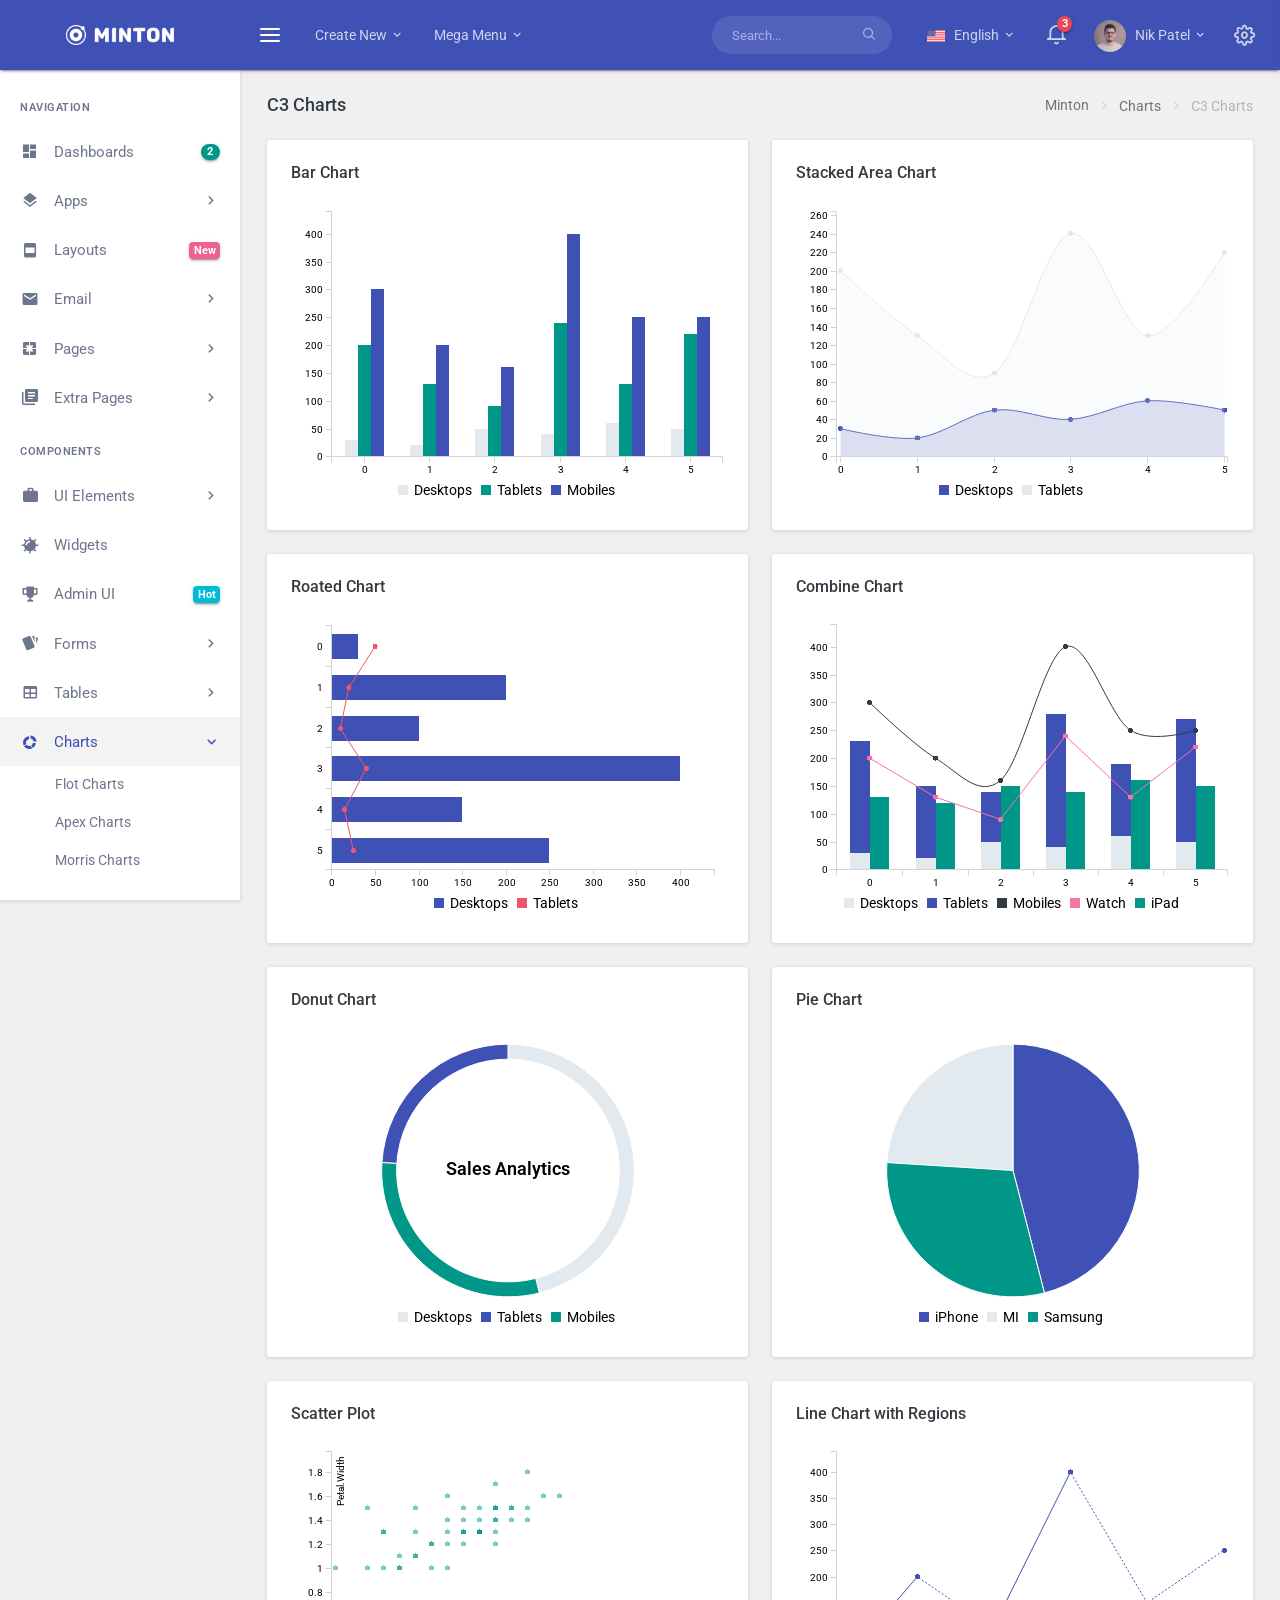
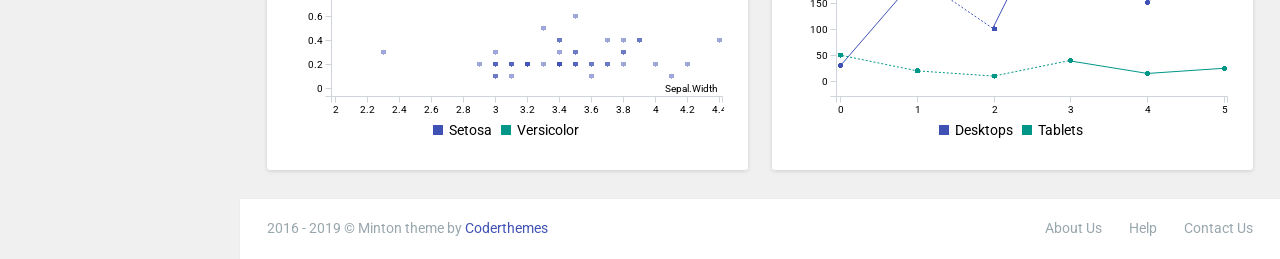
<file: charts-c3.html>
<!DOCTYPE html>
<html lang="en">
    <head>
        <meta charset="utf-8" />
        <title>Minton - Responsive Admin Dashboard Template</title>
        <meta name="viewport" content="width=device-width, initial-scale=1.0">
        <meta content="A fully featured admin theme which can be used to build CRM, CMS, etc." name="description" />
        <meta content="Coderthemes" name="author" />
        <meta http-equiv="X-UA-Compatible" content="IE=edge" />
        <!-- App favicon -->
        <link rel="shortcut icon" href="assets/images/favicon.ico">

        <!-- C3 Chart css -->
        <link href="assets/libs/c3/c3.min.css" rel="stylesheet" type="text/css" />

        <!-- App css -->
        <link href="assets/css/bootstrap.min.css" rel="stylesheet" type="text/css" />
        <link href="assets/css/icons.min.css" rel="stylesheet" type="text/css" />
        <link href="assets/css/app.min.css" rel="stylesheet" type="text/css" />

    </head>

    <body>

        <!-- Begin page -->
        <div id="wrapper">

            <!-- Topbar Start -->
            <div class="navbar-custom">
                <ul class="list-unstyled topnav-menu float-right mb-0">

                    <li class="d-none d-sm-block">
                        <form class="app-search">
                            <div class="app-search-box">
                                <div class="input-group">
                                    <input type="text" class="form-control" placeholder="Search...">
                                    <div class="input-group-append">
                                        <button class="btn" type="submit">
                                            <i class="fe-search"></i>
                                        </button>
                                    </div>
                                </div>
                            </div>
                        </form>
                    </li>

                    <li class="dropdown d-none d-lg-block">
                        <a class="nav-link dropdown-toggle mr-0 waves-effect waves-light" data-toggle="dropdown" href="#" role="button" aria-haspopup="false" aria-expanded="false">
                            <img src="assets/images/flags/us.jpg" alt="user-image" class="mr-1" height="12"> <span class="align-middle">English <i class="mdi mdi-chevron-down"></i> </span>
                        </a>
                        <div class="dropdown-menu dropdown-menu-right">
                            <!-- item-->
                            <a href="javascript:void(0);" class="dropdown-item notify-item">
                                <img src="assets/images/flags/germany.jpg" alt="user-image" class="mr-1" height="12"> <span class="align-middle">German</span>
                            </a>

                            <!-- item-->
                            <a href="javascript:void(0);" class="dropdown-item notify-item">
                                <img src="assets/images/flags/italy.jpg" alt="user-image" class="mr-1" height="12"> <span class="align-middle">Italian</span>
                            </a>

                            <!-- item-->
                            <a href="javascript:void(0);" class="dropdown-item notify-item">
                                <img src="assets/images/flags/spain.jpg" alt="user-image" class="mr-1" height="12"> <span class="align-middle">Spanish</span>
                            </a>

                            <!-- item-->
                            <a href="javascript:void(0);" class="dropdown-item notify-item">
                                <img src="assets/images/flags/russia.jpg" alt="user-image" class="mr-1" height="12"> <span class="align-middle">Russian</span>
                            </a>

                        </div>
                    </li>
        
                    <li class="dropdown notification-list">
                        <a class="nav-link dropdown-toggle  waves-effect waves-light" data-toggle="dropdown" href="#" role="button" aria-haspopup="false" aria-expanded="false">
                            <i class="fe-bell noti-icon"></i>
                            <span class="badge badge-danger rounded-circle noti-icon-badge">3</span>
                        </a>
                        <div class="dropdown-menu dropdown-menu-right dropdown-lg">

                            <!-- item-->
                            <div class="dropdown-item noti-title">
                                <h5 class="m-0">
                                    <span class="float-right">
                                        <a href="" class="text-dark">
                                            <small>Clear All</small>
                                        </a>
                                    </span>Notification
                                </h5>
                            </div>

                            <div class="slimscroll noti-scroll">

                                <!-- item-->
                                <a href="javascript:void(0);" class="dropdown-item notify-item active">
                                    <div class="notify-icon bg-soft-primary text-primary">
                                        <i class="mdi mdi-comment-account-outline"></i>
                                    </div>
                                    <p class="notify-details">Doug Dukes commented on Admin Dashboard
                                        <small class="text-muted">1 min ago</small>
                                    </p>
                                </a>

                                <!-- item-->
                                <a href="javascript:void(0);" class="dropdown-item notify-item">
                                    <div class="notify-icon">
                                        <img src="assets/images/users/avatar-2.jpg" class="img-fluid rounded-circle" alt="" /> </div>
                                    <p class="notify-details">Mario Drummond</p>
                                    <p class="text-muted mb-0 user-msg">
                                        <small>Hi, How are you? What about our next meeting</small>
                                    </p>
                                </a>

                                <!-- item-->
                                <a href="javascript:void(0);" class="dropdown-item notify-item">
                                    <div class="notify-icon">
                                        <img src="assets/images/users/avatar-4.jpg" class="img-fluid rounded-circle" alt="" /> </div>
                                    <p class="notify-details">Karen Robinson</p>
                                    <p class="text-muted mb-0 user-msg">
                                        <small>Wow ! this admin looks good and awesome design</small>
                                    </p>
                                </a>

                                <!-- item-->
                                <a href="javascript:void(0);" class="dropdown-item notify-item">
                                    <div class="notify-icon bg-soft-warning text-warning">
                                        <i class="mdi mdi-account-plus"></i>
                                    </div>
                                    <p class="notify-details">New user registered.
                                        <small class="text-muted">5 hours ago</small>
                                    </p>
                                </a>

                                <!-- item-->
                                <a href="javascript:void(0);" class="dropdown-item notify-item">
                                    <div class="notify-icon bg-info">
                                        <i class="mdi mdi-comment-account-outline"></i>
                                    </div>
                                    <p class="notify-details">Caleb Flakelar commented on Admin
                                        <small class="text-muted">4 days ago</small>
                                    </p>
                                </a>

                                <!-- item-->
                                <a href="javascript:void(0);" class="dropdown-item notify-item">
                                    <div class="notify-icon bg-secondary">
                                        <i class="mdi mdi-heart"></i>
                                    </div>
                                    <p class="notify-details">Carlos Crouch liked
                                        <b>Admin</b>
                                        <small class="text-muted">13 days ago</small>
                                    </p>
                                </a>
                            </div>

                            <!-- All-->
                            <a href="javascript:void(0);" class="dropdown-item text-center text-primary notify-item notify-all">
                                View all
                                <i class="fi-arrow-right"></i>
                            </a>

                        </div>
                    </li>

                    <li class="dropdown notification-list">
                        <a class="nav-link dropdown-toggle nav-user mr-0 waves-effect waves-light" data-toggle="dropdown" href="#" role="button" aria-haspopup="false" aria-expanded="false">
                            <img src="assets/images/users/avatar-1.jpg" alt="user-image" class="rounded-circle">
                            <span class="pro-user-name ml-1">
                                Nik Patel <i class="mdi mdi-chevron-down"></i> 
                            </span>
                        </a>
                        <div class="dropdown-menu dropdown-menu-right profile-dropdown ">
                            <!-- item-->
                            <div class="dropdown-header noti-title">
                                <h6 class="text-overflow m-0">Welcome !</h6>
                            </div>

                            <!-- item-->
                            <a href="javascript:void(0);" class="dropdown-item notify-item">
                                <i class="mdi mdi-account-circle"></i>
                                <span>My Account</span>
                            </a>

                            <!-- item-->
                            <a href="javascript:void(0);" class="dropdown-item notify-item">
                                <i class="mdi mdi-settings"></i>
                                <span>Settings</span>
                            </a>

                            <!-- item-->
                            <a href="javascript:void(0);" class="dropdown-item notify-item">
                                <i class="mdi mdi-wallet"></i>
                                <span>My Wallet <span class="badge badge-success float-right">3</span> </span>
                            </a>

                            <!-- item-->
                            <a href="javascript:void(0);" class="dropdown-item notify-item">
                                <i class="mdi mdi-lock"></i>
                                <span>Lock Screen</span>
                            </a>

                            <div class="dropdown-divider"></div>

                            <!-- item-->
                            <a href="javascript:void(0);" class="dropdown-item notify-item">
                                <i class="mdi mdi-logout"></i>
                                <span>Logout</span>
                            </a>

                        </div>
                    </li>
        

                    <li class="dropdown notification-list">
                        <a href="javascript:void(0);" class="nav-link right-bar-toggle waves-effect waves-light">
                            <i class="fe-settings noti-icon"></i>
                        </a>
                    </li>


                </ul>

                <!-- LOGO -->
                <div class="logo-box">
                    <a href="index.html" class="logo text-center">
                        <span class="logo-lg">
                            <img src="assets/images/logo-light.png" alt="" height="20">
                            <!-- <span class="logo-lg-text-light">Xeria</span> -->
                        </span>
                        <span class="logo-sm">
                            <!-- <span class="logo-sm-text-dark">X</span> -->
                            <img src="assets/images/logo-sm.png" alt="" height="24">
                        </span>
                    </a>
                </div>

                <ul class="list-unstyled topnav-menu topnav-menu-left m-0">
                    <li>
                        <button class="button-menu-mobile waves-effect waves-light">
                            <i class="fe-menu"></i>
                        </button>
                    </li>
        
                    <li class="dropdown d-none d-lg-block">
                        <a class="nav-link dropdown-toggle waves-effect waves-light" data-toggle="dropdown" href="#" role="button" aria-haspopup="false" aria-expanded="false">
                            Create New
                            <i class="mdi mdi-chevron-down"></i> 
                        </a>
                        <div class="dropdown-menu">
                            <!-- item-->
                            <a href="javascript:void(0);" class="dropdown-item">
                                <i class="fe-briefcase mr-1"></i>
                                <span>New Projects</span>
                            </a>

                            <!-- item-->
                            <a href="javascript:void(0);" class="dropdown-item">
                                <i class="fe-user mr-1"></i>
                                <span>Create Users</span>
                            </a>

                            <!-- item-->
                            <a href="javascript:void(0);" class="dropdown-item">
                                <i class="fe-bar-chart-line- mr-1"></i>
                                <span>Revenue Report</span>
                            </a>

                            <!-- item-->
                            <a href="javascript:void(0);" class="dropdown-item">
                                <i class="fe-settings mr-1"></i>
                                <span>Settings</span>
                            </a>

                            <div class="dropdown-divider"></div>

                            <!-- item-->
                            <a href="javascript:void(0);" class="dropdown-item">
                                <i class="fe-headphones mr-1"></i>
                                <span>Help & Support</span>
                            </a>

                        </div>
                    </li>

                    <li class="dropdown dropdown-mega d-none d-lg-block">
                        <a class="nav-link dropdown-toggle waves-effect waves-light" data-toggle="dropdown" href="#" role="button" aria-haspopup="false" aria-expanded="false">
                            Mega Menu
                            <i class="mdi mdi-chevron-down"></i> 
                        </a>
                        <div class="dropdown-menu dropdown-megamenu">
                            <div class="row">
                                <div class="col-sm-8">
                        
                                    <div class="row">
                                        <div class="col-md-4">
                                            <h5 class="text-dark mt-0">UI Components</h5>
                                            <ul class="list-unstyled megamenu-list">
                                                <li>
                                                    <a href="javascript:void(0);">Widgets</a>
                                                </li>
                                                <li>
                                                    <a href="javascript:void(0);">Nestable List</a>
                                                </li>
                                                <li>
                                                    <a href="javascript:void(0);">Range Sliders</a>
                                                </li>
                                                <li>
                                                    <a href="javascript:void(0);">Masonry Items</a>
                                                </li>
                                                <li>
                                                    <a href="javascript:void(0);">Sweet Alerts</a>
                                                </li>
                                                <li>
                                                    <a href="javascript:void(0);">Treeview Page</a>
                                                </li>
                                                <li>
                                                    <a href="javascript:void(0);">Tour Page</a>
                                                </li>
                                            </ul>
                                        </div>

                                        <div class="col-md-4">
                                            <h5 class="text-dark mt-0">Applications</h5>
                                            <ul class="list-unstyled megamenu-list">
                                                <li>
                                                    <a href="javascript:void(0);">eCommerce Pages</a>
                                                </li>
                                                <li>
                                                    <a href="javascript:void(0);">CRM Pages</a>
                                                </li>
                                                <li>
                                                    <a href="javascript:void(0);">Email</a>
                                                </li>
                                                <li>
                                                    <a href="javascript:void(0);">Calendar</a>
                                                </li>
                                                <li>
                                                    <a href="javascript:void(0);">Team Contacts</a>
                                                </li>
                                                <li>
                                                    <a href="javascript:void(0);">Task Board</a>
                                                </li>
                                                <li>
                                                    <a href="javascript:void(0);">Email Templates</a>
                                                </li>
                                            </ul>
                                        </div>

                                        <div class="col-md-4">
                                            <h5 class="text-dark mt-0">Extra Pages</h5>
                                            <ul class="list-unstyled megamenu-list">
                                                <li>
                                                    <a href="javascript:void(0);">Left Sidebar with User</a>
                                                </li>
                                                <li>
                                                    <a href="javascript:void(0);">Menu Collapsed</a>
                                                </li>
                                                <li>
                                                    <a href="javascript:void(0);">Small Left Sidebar</a>
                                                </li>
                                                <li>
                                                    <a href="javascript:void(0);">New Header Style</a>
                                                </li>
                                                <li>
                                                    <a href="javascript:void(0);">Search Result</a>
                                                </li>
                                                <li>
                                                    <a href="javascript:void(0);">Gallery Pages</a>
                                                </li>
                                                <li>
                                                    <a href="javascript:void(0);">Maintenance & Coming Soon</a>
                                                </li>
                                            </ul>
                                        </div>
                                    </div>
                                </div>
                                <div class="col-sm-4">
                                    <div class="text-center mt-3">
                                        <h3 class="text-dark">Special Discount Sale!</h3>
                                        <h4>Save up to 70% off.</h4>
                                        <button class="btn btn-primary mt-3">Download Now <i class="ml-1 mdi mdi-arrow-right"></i></button>
                                    </div>
                                </div>
                            </div>

                        </div>
                    </li>
                </ul>
            </div>
            <!-- end Topbar -->

            <!-- ========== Left Sidebar Start ========== -->
            <div class="left-side-menu">

                <div class="slimscroll-menu">

                    <!--- Sidemenu -->
                    <div id="sidebar-menu">

                        <ul class="metismenu" id="side-menu">

                            <li class="menu-title">Navigation</li>

                            <li>
                                <a href="javascript: void(0);" class="waves-effect">
                                    <i class="mdi mdi-view-dashboard"></i>
                                    <span class="badge badge-success badge-pill float-right">2</span>
                                    <span> Dashboards </span>
                                </a>
                                <ul class="nav-second-level" aria-expanded="false">
                                    <li>
                                        <a href="index.html">Dashboard 1</a>
                                    </li>
                                    <li>
                                        <a href="dashboard-2.html">Dashboard 2</a>
                                    </li>
                                </ul>
                            </li>

                            <li>
                                <a href="javascript: void(0);" class="waves-effect">
                                    <i class="mdi mdi-layers"></i>
                                    <span> Apps </span>
                                    <span class="menu-arrow"></span>
                                </a>
                                <ul class="nav-second-level" aria-expanded="false">
                                    <li>
                                        <a href="apps-kanbanboard.html">Kanban Board</a>
                                    </li>
                                    <li>
                                        <a href="apps-companies.html">Companies</a>
                                    </li>
                                    <li>
                                        <a href="apps-calendar.html">Calendar</a>
                                    </li>
                                    <li>
                                        <a href="apps-filemanager.html">File Manager</a>
                                    </li>
                                    <li>
                                        <a href="apps-tickets.html">Tickets</a>
                                    </li>
                                    <li>
                                        <a href="apps-team.html">Team Members</a>
                                    </li>
                                </ul>
                            </li>

                            <li>
                                <a href="javascript: void(0);" class="waves-effect">
                                    <i class="mdi mdi-page-layout-body"></i>
                                    <span class="badge badge-pink float-right">New</span>
                                    <span> Layouts </span>
                                </a>
                                <ul class="nav-second-level" aria-expanded="false">
                                    <li>
                                        <a href="layouts-sidebar-sm.html">Small Sidebar</a>
                                    </li>
                                    <li>
                                        <a href="layouts-dark-sidebar.html">Dark Sidebar</a>
                                    </li>
                                    <li>
                                        <a href="layouts-light-topbar.html">Light Topbar</a>
                                    </li>
                                    <li>
                                        <a href="layouts-preloader.html">Preloader</a>
                                    </li>
                                    <li>
                                        <a href="layouts-sidebar-collapsed.html">Sidebar Collapsed</a>
                                    </li>
                                    <li>
                                        <a href="layouts-boxed.html">Boxed</a>
                                    </li>
                                </ul>
                            </li>
                
                            <li>
                                <a href="javascript: void(0);" class="waves-effect">
                                    <i class="mdi mdi-email"></i>
                                    <span> Email </span>
                                    <span class="menu-arrow"></span>
                                </a>
                                <ul class="nav-second-level" aria-expanded="false">
                                    <li>
                                        <a href="email-inbox.html">Inbox</a>
                                    </li>
                                    <li>
                                        <a href="email-read.html">Read Email</a>
                                    </li>
                                    <li>
                                        <a href="email-compose.html">Compose Email</a>
                                    </li>
                                    <li>
                                        <a href="email-templates.html">Email Templates</a>
                                    </li>
                                </ul>
                            </li>

                            <li>
                                <a href="javascript: void(0);" class="waves-effect">
                                    <i class="mdi mdi-google-pages"></i>
                                    <span> Pages </span>
                                    <span class="menu-arrow"></span>
                                </a>
                                <ul class="nav-second-level" aria-expanded="false">
                                    <li>
                                        <a href="pages-starter.html">Starter</a>
                                    </li>
                                    <li>
                                        <a href="pages-login.html">Log In</a>
                                    </li>
                                    <li>
                                        <a href="pages-register.html">Register</a>
                                    </li>
                                    <li>
                                        <a href="pages-recoverpw.html">Recover Password</a>
                                    </li>
                                    <li>
                                        <a href="pages-lock-screen.html">Lock Screen</a>
                                    </li>
                                    <li>
                                        <a href="pages-logout.html">Logout</a>
                                    </li>
                                    <li>
                                        <a href="pages-confirm-mail.html">Confirm Mail</a>
                                    </li>
                                    <li>
                                        <a href="pages-404.html">Error 404</a>
                                    </li>
                                    <li>
                                        <a href="pages-404-alt.html">Error 404-alt</a>
                                    </li>
                                    <li>
                                        <a href="pages-500.html">Error 500</a>
                                    </li>
                                </ul>
                            </li>

                            <li>
                                <a href="javascript: void(0);" class="waves-effect">
                                    <i class="mdi mdi-file-document-box-multiple"></i>
                                    <span> Extra Pages </span>
                                    <span class="menu-arrow"></span>
                                </a>
                                <ul class="nav-second-level" aria-expanded="false">
                                    <li>
                                        <a href="extras-profile.html">Profile</a>
                                    </li>
                                    <li>
                                        <a href="extras-timeline.html">Timeline</a>
                                    </li>
                                    <li>
                                        <a href="extras-invoice.html">Invoice</a>
                                    </li>
                                    <li>
                                        <a href="extras-faqs.html">FAQs</a>
                                    </li>
                                    <li>
                                        <a href="extras-tour.html">Tour Page</a>
                                    </li>
                                    <li>
                                        <a href="extras-pricing.html">Pricing</a>
                                    </li>
                                    <li>
                                        <a href="extras-maintenance.html">Maintenance</a>
                                    </li>
                                    <li>
                                        <a href="extras-coming-soon.html">Coming Soon</a>
                                    </li>
                                    <li>
                                        <a href="extras-gallery.html">Gallery</a>
                                    </li>
                                </ul>
                            </li>

                            <li class="menu-title mt-2">Components</li>

                            <li>
                                <a href="javascript: void(0);" class="waves-effect">
                                    <i class="mdi mdi-briefcase"></i>
                                    <span> UI Elements </span>
                                    <span class="menu-arrow"></span>
                                </a>
                                <ul class="nav-second-level" aria-expanded="false">
                                    <li>
                                        <a href="ui-buttons.html">Buttons</a>
                                    </li>
                                    <li>
                                        <a href="ui-cards.html">Cards</a>
                                    </li>
                                    <li>
                                        <a href="ui-portlets.html">Portlets</a>
                                    </li>
                                    <li>
                                        <a href="ui-tabs-accordions.html">Tabs & Accordions</a>
                                    </li>
                                    <li>
                                        <a href="ui-modals.html">Modals</a>
                                    </li>
                                    <li>
                                        <a href="ui-progress.html">Progress</a>
                                    </li>
                                    <li>
                                        <a href="ui-notifications.html">Notifications</a>
                                    </li>
                                    <li>
                                        <a href="ui-ribbons.html">Ribbons</a>
                                    </li>
                                    <li>
                                        <a href="ui-spinners.html">Spinners</a>
                                    </li>
                                    <li>
                                        <a href="ui-general.html">General UI</a>
                                    </li>
                                    <li>
                                        <a href="ui-typography.html">Typography</a>
                                    </li>
                                    <li>
                                        <a href="ui-grid.html">Grid</a>
                                    </li>
                                </ul>
                            </li>

                            <li>
                                <a href="widgets.html" class="waves-effect">
                                    <i class="mdi mdi-mine"></i>
                                    <span> Widgets </span>
                                </a>
                            </li>

                            <li>
                                <a href="javascript: void(0);" class="waves-effect">
                                    <i class="mdi mdi-trophy-variant"></i>
                                    <span class="badge badge-info float-right">Hot</span>
                                    <span> Admin UI </span>
                                </a>
                                <ul class="nav-second-level" aria-expanded="false">
                                    <li>
                                        <a href="admin-sweet-alert.html">Sweet Alert</a>
                                    </li>
                                    <li>
                                        <a href="admin-nestable.html">Nestable List</a>
                                    </li>
                                    <li>
                                        <a href="admin-treeview.html">Treeview</a>
                                    </li>
                                    <li>
                                        <a href="admin-range-slider.html">Range Slider</a>
                                    </li>
                                    <li>
                                        <a href="admin-carousel.html">Carousel</a>
                                    </li>
                                </ul>
                            </li>

                            <li>
                                <a href="javascript: void(0);" class="waves-effect">
                                    <i class="mdi mdi-cards"></i>
                                    <span> Forms </span>
                                    <span class="menu-arrow"></span>
                                </a>
                                <ul class="nav-second-level" aria-expanded="false">
                                    <li>
                                        <a href="forms-elements.html">General Elements</a>
                                    </li>
                                    <li>
                                        <a href="forms-advanced.html">Advanced</a>
                                    </li>
                                    <li>
                                        <a href="forms-validation.html">Validation</a>
                                    </li>
                                    <li>
                                        <a href="forms-pickers.html">Pickers</a>
                                    </li>
                                    <li>
                                        <a href="forms-wizard.html">Wizard</a>
                                    </li>
                                    <li>
                                        <a href="forms-summernote.html">Summernote</a>
                                    </li>
                                    <li>
                                        <a href="forms-quilljs.html">Quilljs Editor</a>
                                    </li>
                                    <li>
                                        <a href="forms-file-uploads.html">File Uploads</a>
                                    </li>
                                    <li>
                                        <a href="forms-x-editable.html">X Editable</a>
                                    </li>
                                </ul>
                            </li>

                            <li>
                                <a href="javascript: void(0);" class="waves-effect">
                                    <i class="mdi mdi-table"></i>
                                    <span> Tables </span>
                                    <span class="menu-arrow"></span>
                                </a>
                                <ul class="nav-second-level" aria-expanded="false">
                                    <li>
                                        <a href="tables-basic.html">Basic Tables</a>
                                    </li>
                                    <li>
                                        <a href="tables-datatables.html">Data Tables</a>
                                    </li>
                                    <li>
                                        <a href="tables-editable.html">Editable Tables</a>
                                    </li>
                                    <li>
                                        <a href="tables-tablesaw.html">Tablesaw Tables</a>
                                    </li>
                                    <li>
                                        <a href="tables-responsive.html">Responsive Tables</a>
                                    </li>
                                    <li>
                                        <a href="tables-footables.html">FooTables</a>
                                    </li>
                                </ul>
                            </li>

                            <li>
                                <a href="javascript: void(0);" class="waves-effect">
                                    <i class="mdi mdi-chart-arc"></i>
                                    <span> Charts </span>
                                    <span class="menu-arrow"></span>
                                </a>
                                <ul class="nav-second-level" aria-expanded="false">
                                    <li>
                                        <a href="charts-flot.html">Flot Charts</a>
                                    </li>
                                    <li>
                                        <a href="charts-apex.html">Apex Charts</a>
                                    </li>
                                    <li>
                                        <a href="charts-morris.html">Morris Charts</a>
                                    </li>
                                    <li>
                                        <a href="charts-chartjs.html">Chartjs Charts</a>
                                    </li>
                                    <li>
                                        <a href="charts-c3.html">C3 Charts</a>
                                    </li>
                                    <li>
                                        <a href="charts-peity.html">Peity Charts</a>
                                    </li>
                                    <li>
                                        <a href="charts-chartist.html">Chartist Charts</a>
                                    </li>
                                    <li>
                                        <a href="charts-sparklines.html">Sparklines Charts</a>
                                    </li>
                                    <li>
                                        <a href="charts-knob.html">Jquery Knob Charts</a>
                                    </li>
                                </ul>
                            </li>

                            <li>
                                <a href="javascript: void(0);" class="waves-effect">
                                    <i class="mdi mdi-parachute"></i>
                                    <span> Icons </span>
                                    <span class="menu-arrow"></span>
                                </a>
                                <ul class="nav-second-level" aria-expanded="false">
                                    <li>
                                        <a href="icons-remix.html">Remix Icons</a>
                                    </li>
                                    <li>
                                        <a href="icons-feather.html">Feather Icons</a>
                                    </li>
                                    <li>
                                        <a href="icons-mdi.html">Material Design Icons</a>
                                    </li>
                                    <li>
                                        <a href="icons-font-awesome.html">Font Awesome</a>
                                    </li>
                                    <li>
                                        <a href="icons-themify.html">Themify</a>
                                    </li>
                                    <li>
                                        <a href="icons-weather.html">Weather</a>
                                    </li>
                                </ul>
                            </li>

                            <li>
                                <a href="javascript: void(0);" class="waves-effect">
                                    <i class="mdi mdi-map"></i>
                                    <span> Maps </span>
                                    <span class="menu-arrow"></span>
                                </a>
                                <ul class="nav-second-level" aria-expanded="false">
                                    <li>
                                        <a href="maps-google.html">Google Maps</a>
                                    </li>
                                    <li>
                                        <a href="maps-vector.html">Vector Maps</a>
                                    </li>
                                    <li>
                                        <a href="maps-mapael.html">Mapael Maps</a>
                                    </li>
                                </ul>
                            </li>

                            <li>
                                <a href="javascript: void(0);" class="waves-effect">
                                    <i class="mdi mdi-share-variant"></i>
                                    <span> Multi Level </span>
                                    <span class="menu-arrow"></span>
                                </a>
                                <ul class="nav-second-level nav" aria-expanded="false">
                                    <li>
                                        <a href="javascript: void(0);">Level 1.1</a>
                                    </li>
                                    <li>
                                        <a href="javascript: void(0);" aria-expanded="false">Level 1.2
                                            <span class="menu-arrow"></span>
                                        </a>
                                        <ul class="nav-third-level nav" aria-expanded="false">
                                            <li>
                                                <a href="javascript: void(0);">Level 2.1</a>
                                            </li>
                                            <li>
                                                <a href="javascript: void(0);">Level 2.2</a>
                                            </li>
                                        </ul>
                                    </li>
                                </ul>
                            </li>
                        </ul>

                    </div>
                    <!-- End Sidebar -->

                    <div class="clearfix"></div>

                </div>
                <!-- Sidebar -left -->

            </div>
            <!-- Left Sidebar End -->

            <!-- ============================================================== -->
            <!-- Start Page Content here -->
            <!-- ============================================================== -->

            <div class="content-page">
                <div class="content">

                    <!-- Start Content-->
                    <div class="container-fluid">
                        
                        <!-- start page title -->
                        <div class="row">
                            <div class="col-12">
                                <div class="page-title-box">
                                    <div class="page-title-right">
                                        <ol class="breadcrumb m-0">
                                            <li class="breadcrumb-item"><a href="javascript: void(0);">Minton</a></li>
                                            <li class="breadcrumb-item"><a href="javascript: void(0);">Charts</a></li>
                                            <li class="breadcrumb-item active">C3 Charts</li>
                                        </ol>
                                    </div>
                                    <h4 class="page-title">C3 Charts</h4>
                                </div>
                            </div>
                        </div>     
                        <!-- end page title --> 

                        <div class="row">
                            <div class="col-lg-6">
                                <div class="card-box">
                                    <h4 class="header-title mb-3">Bar Chart</h4>

                                    <div id="chart" style="height: 300px;" dir="ltr"></div>
                                </div> <!-- end card-->
                            </div> <!-- end col-->

                            <div class="col-lg-6">
                                <div class="card-box">
                                    <h4 class="header-title mb-3">Stacked Area Chart</h4>

                                    <div id="chart-stacked" style="height: 300px;" dir="ltr"></div>
                                </div> <!-- end card-->
                            </div> <!-- end col-->
                        </div>
                        <!-- End row -->


                        <div class="row">
                            <div class="col-lg-6">
                                <div class="card-box">
                                    <h4 class="header-title mb-3">Roated Chart</h4>

                                    <div id="roated-chart" style="height: 300px;" dir="ltr"></div>
                                </div> <!-- end card-->
                            </div> <!-- end col-->

                            <div class="col-lg-6">
                                <div class="card-box">
                                    <h4 class="header-title mb-3">Combine Chart</h4>

                                    <div id="combine-chart" style="height: 300px;" dir="ltr"></div>
                                </div> <!-- end card-->
                            </div> <!-- end col-->
                        </div>
                        <!-- End row -->


                        <div class="row">
                            <div class="col-lg-6">
                                <div class="card-box">
                                    <h4 class="header-title mb-3">Donut Chart</h4>

                                    <div id="donut-chart" style="height: 300px;" dir="ltr"></div>
                                </div> <!-- end card-->
                            </div> <!-- end col-->

                            <div class="col-lg-6">
                                <div class="card-box">
                                    <h4 class="header-title mb-3">Pie Chart</h4>

                                    <div id="pie-chart" style="height: 300px;" dir="ltr"></div>
                                </div> <!-- end card-->
                            </div> <!-- end col-->
                        </div>
                        <!-- End row -->


                        <div class="row">
                            <div class="col-lg-6">
                                <div class="card-box">
                                    <h4 class="header-title mb-3">Scatter Plot</h4>

                                    <div id="scatter-plot" style="height: 300px;" dir="ltr"></div>
                                </div> <!-- end card-->
                            </div> <!-- end col-->

                            <div class="col-lg-6">
                                <div class="card-box">
                                    <h4 class="header-title mb-3">Line Chart with Regions</h4>

                                    <div id="line-regions" style="height: 300px;" dir="ltr"></div>
                                </div> <!-- end card-->
                            </div> <!-- end col-->
                        </div>
                        <!-- End row -->
                        
                    </div> <!-- container -->

                </div> <!-- content -->

                <!-- Footer Start -->
                <footer class="footer">
                    <div class="container-fluid">
                        <div class="row">
                            <div class="col-md-6">
                               2016 - 2019 &copy; Minton theme by <a href="">Coderthemes</a> 
                            </div>
                            <div class="col-md-6">
                                <div class="text-md-right footer-links d-none d-sm-block">
                                    <a href="javascript:void(0);">About Us</a>
                                    <a href="javascript:void(0);">Help</a>
                                    <a href="javascript:void(0);">Contact Us</a>
                                </div>
                            </div>
                        </div>
                    </div>
                </footer>
                <!-- end Footer -->

            </div>

            <!-- ============================================================== -->
            <!-- End Page content -->
            <!-- ============================================================== -->


        </div>
        <!-- END wrapper -->

        <!-- Right Sidebar -->
        <div class="right-bar">
            <div class="rightbar-title">
                <a href="javascript:void(0);" class="right-bar-toggle float-right">
                    <i class="fe-x noti-icon"></i>
                </a>
                <h4 class="m-0 text-white">Settings</h4>
            </div>
            <div class="slimscroll-menu">
                <!-- User box -->
                <div class="user-box">
                    <div class="user-img">
                        <img src="assets/images/users/avatar-1.jpg" alt="user-img" title="Mat Helme" class="rounded-circle img-fluid">
                        <a href="javascript:void(0);" class="user-edit"><i class="mdi mdi-pencil"></i></a>
                    </div>
            
                    <h5><a href="javascript: void(0);">Nik G. Patel</a> </h5>
                    <p class="text-muted mb-0"><small>Admin Head</small></p>
                </div>

                <ul class="nav nav-pills bg-light nav-justified">
                    <li class="nav-item">
                        <a href="#home1" data-toggle="tab" aria-expanded="false" class="nav-link rounded-0">
                            General
                        </a>
                    </li>
                    <li class="nav-item">
                        <a href="#messages1" data-toggle="tab" aria-expanded="false" class="nav-link rounded-0 active">
                            Chat
                        </a>
                    </li>
                </ul>
                <div class="tab-content pl-3 pr-3">
                    <div class="tab-pane" id="home1">
                        <div class="row mb-2">
                            <div class="col">
                                <h5 class="m-0 font-15">Notifications</h5>
                                <p class="text-muted"><small>Do you need them?</small></p>
                            </div> <!-- end col-->
                            <div class="col-auto">
                                <div class="custom-control custom-switch mb-2">
                                    <input type="checkbox" class="custom-control-input" id="tabswitch1">
                                    <label class="custom-control-label" for="tabswitch1"></label>
                                </div>
                            </div> <!-- end col -->
                        </div>
                        <!-- end row-->

                        <div class="row mb-2">
                            <div class="col">
                                <h5 class="m-0 font-15">API Access</h5>
                                <p class="text-muted"><small>Enable/Disable access</small></p>
                            </div> <!-- end col-->
                            <div class="col-auto">
                                <div class="custom-control custom-switch mb-2">
                                    <input type="checkbox" class="custom-control-input" checked id="tabswitch2">
                                    <label class="custom-control-label" for="tabswitch2"></label>
                                </div>
                            </div> <!-- end col -->
                        </div>
                        <!-- end row-->

                        <div class="row mb-2">
                            <div class="col">
                                <h5 class="m-0 font-15">Auto Updates</h5>
                                <p class="text-muted"><small>Keep up to date</small></p>
                            </div> <!-- end col-->
                            <div class="col-auto">
                                <div class="custom-control custom-switch mb-2">
                                    <input type="checkbox" class="custom-control-input" id="tabswitch3">
                                    <label class="custom-control-label" for="tabswitch3"></label>
                                </div>
                            </div> <!-- end col -->
                        </div>
                        <!-- end row-->

                        <div class="row mb-2">
                            <div class="col">
                                <h5 class="m-0 font-15">Online Status</h5>
                                <p class="text-muted"><small>Show your status to all</small></p>
                            </div> <!-- end col-->
                            <div class="col-auto">
                                <div class="custom-control custom-switch mb-2">
                                    <input type="checkbox" class="custom-control-input" checked id="tabswitch4">
                                    <label class="custom-control-label" for="tabswitch4"></label>
                                </div>
                            </div> <!-- end col -->
                        </div>
                        <!-- end row-->

                        <div class="alert alert-success alert-dismissible fade mt-3 show" role="alert">
                            <button type="button" class="close" data-dismiss="alert" aria-label="Close">
                                <span aria-hidden="true">×</span>
                            </button>
                            <h5>Unlimited Access</h5>
                            Upgrade to plan to get access to unlimited reports
                            <br/>
                            <a href="javascript: void(0);" class="btn btn-outline-success mt-3 btn-sm">Upgrade<i class="ml-1 mdi mdi-arrow-right"></i></a>
                        </div>
                
                    </div>
                    <div class="tab-pane show active" id="messages1">
                        <div>
                            <div class="inbox-widget">
                                <h5 class="mt-0">Recent</h5>
                                <div class="inbox-item">
                                    <div class="inbox-item-img"><img src="assets/images/users/avatar-2.jpg" class="rounded-circle" alt=""> <i class="online user-status"></i></div>
                                    <p class="inbox-item-author"><a href="javascript: void(0);" class="text-dark">Tomaslau</a></p>
                                    <p class="inbox-item-text">I've finished it! See you so...</p>
                                </div>
                                <div class="inbox-item">
                                    <div class="inbox-item-img"><img src="assets/images/users/avatar-3.jpg" class="rounded-circle" alt=""> <i class="away user-status"></i></div>
                                    <p class="inbox-item-author"><a href="javascript: void(0);" class="text-dark">Stillnotdavid</a></p>
                                    <p class="inbox-item-text">This theme is awesome!</p>
                                </div>
                                <div class="inbox-item">
                                    <div class="inbox-item-img"><img src="assets/images/users/avatar-4.jpg" class="rounded-circle" alt=""> <i class="online user-status"></i></div>
                                    <p class="inbox-item-author"><a href="javascript: void(0);" class="text-dark">Kurafire</a></p>
                                    <p class="inbox-item-text">Nice to meet you</p>
                                </div>
        
                                <div class="inbox-item">
                                    <div class="inbox-item-img"><img src="assets/images/users/avatar-5.jpg" class="rounded-circle" alt=""> <i class="busy user-status"></i></div>
                                    <p class="inbox-item-author"><a href="javascript: void(0);" class="text-dark">Shahedk</a></p>
                                    <p class="inbox-item-text">Hey! there I'm available...</p>
                                </div>
                                <div class="inbox-item">
                                    <div class="inbox-item-img"><img src="assets/images/users/avatar-6.jpg" class="rounded-circle" alt=""> <i class="user-status"></i></div>
                                    <p class="inbox-item-author"><a href="javascript: void(0);" class="text-dark">Adhamdannaway</a></p>
                                    <p class="inbox-item-text">This theme is awesome!</p>
                                </div>

                                <hr/>
                                <h5>Favorite <span class="float-right badge badge-pill badge-danger">18</span></h5>
                                <hr/>
                                <div class="inbox-item">
                                    <div class="inbox-item-img"><img src="assets/images/users/avatar-7.jpg" class="rounded-circle" alt=""> <i class="busy user-status"></i></div>
                                    <p class="inbox-item-author"><a href="javascript: void(0);" class="text-dark">Kennith</a></p>
                                    <p class="inbox-item-text">I've finished it! See you so...</p>
                                </div>
                                <div class="inbox-item">
                                    <div class="inbox-item-img"><img src="assets/images/users/avatar-3.jpg" class="rounded-circle" alt=""> <i class="busy user-status"></i></div>
                                    <p class="inbox-item-author"><a href="javascript: void(0);" class="text-dark">Stillnotdavid</a></p>
                                    <p class="inbox-item-text">This theme is awesome!</p>
                                </div>
                                <div class="inbox-item">
                                    <div class="inbox-item-img"><img src="assets/images/users/avatar-10.jpg" class="rounded-circle" alt=""> <i class="online user-status"></i></div>
                                    <p class="inbox-item-author"><a href="javascript: void(0);" class="text-dark">Kimberling</a></p>
                                    <p class="inbox-item-text">Nice to meet you</p>
                                </div>
        
                                <div class="inbox-item">
                                    <div class="inbox-item-img"><img src="assets/images/users/avatar-4.jpg" class="rounded-circle" alt=""> <i class="user-status"></i></div>
                                    <p class="inbox-item-author"><a href="javascript: void(0);" class="text-dark">Kurafire</a></p>
                                    <p class="inbox-item-text">Hey! there I'm available...</p>
                                </div>
                                <div class="inbox-item">
                                    <div class="inbox-item-img"><img src="assets/images/users/avatar-9.jpg" class="rounded-circle" alt=""> <i class="away user-status"></i></div>
                                    <p class="inbox-item-author"><a href="javascript: void(0);" class="text-dark">Leonareade</a></p>
                                    <p class="inbox-item-text">This theme is awesome!</p>
                                </div>

                                <div class="text-center mt-2">
                                    <a href="javascript:void(0);" class="text-muted"><i class="mdi mdi-spin mdi-loading mr-1"></i> Load more </a>
                                </div>

                            </div> <!-- end inbox-widget -->
                        </div> <!-- end .p-3-->
                    </div>
                </div>

            </div> <!-- end slimscroll-menu-->
        </div>
        <!-- /Right-bar -->

        <!-- Right bar overlay-->
        <div class="rightbar-overlay"></div>

        <!-- Vendor js -->
        <script src="assets/js/vendor.min.js"></script>

        <!--C3 Chart-->
        <script src="assets/libs/d3/d3.min.js"></script>
        <script src="assets/libs/c3/c3.min.js"></script>

        <!-- Init js -->
        <script src="assets/js/pages/c3.init.js"></script>

        <!-- App js -->
        <script src="assets/js/app.min.js"></script>
        
    </body>
</html>
</file>
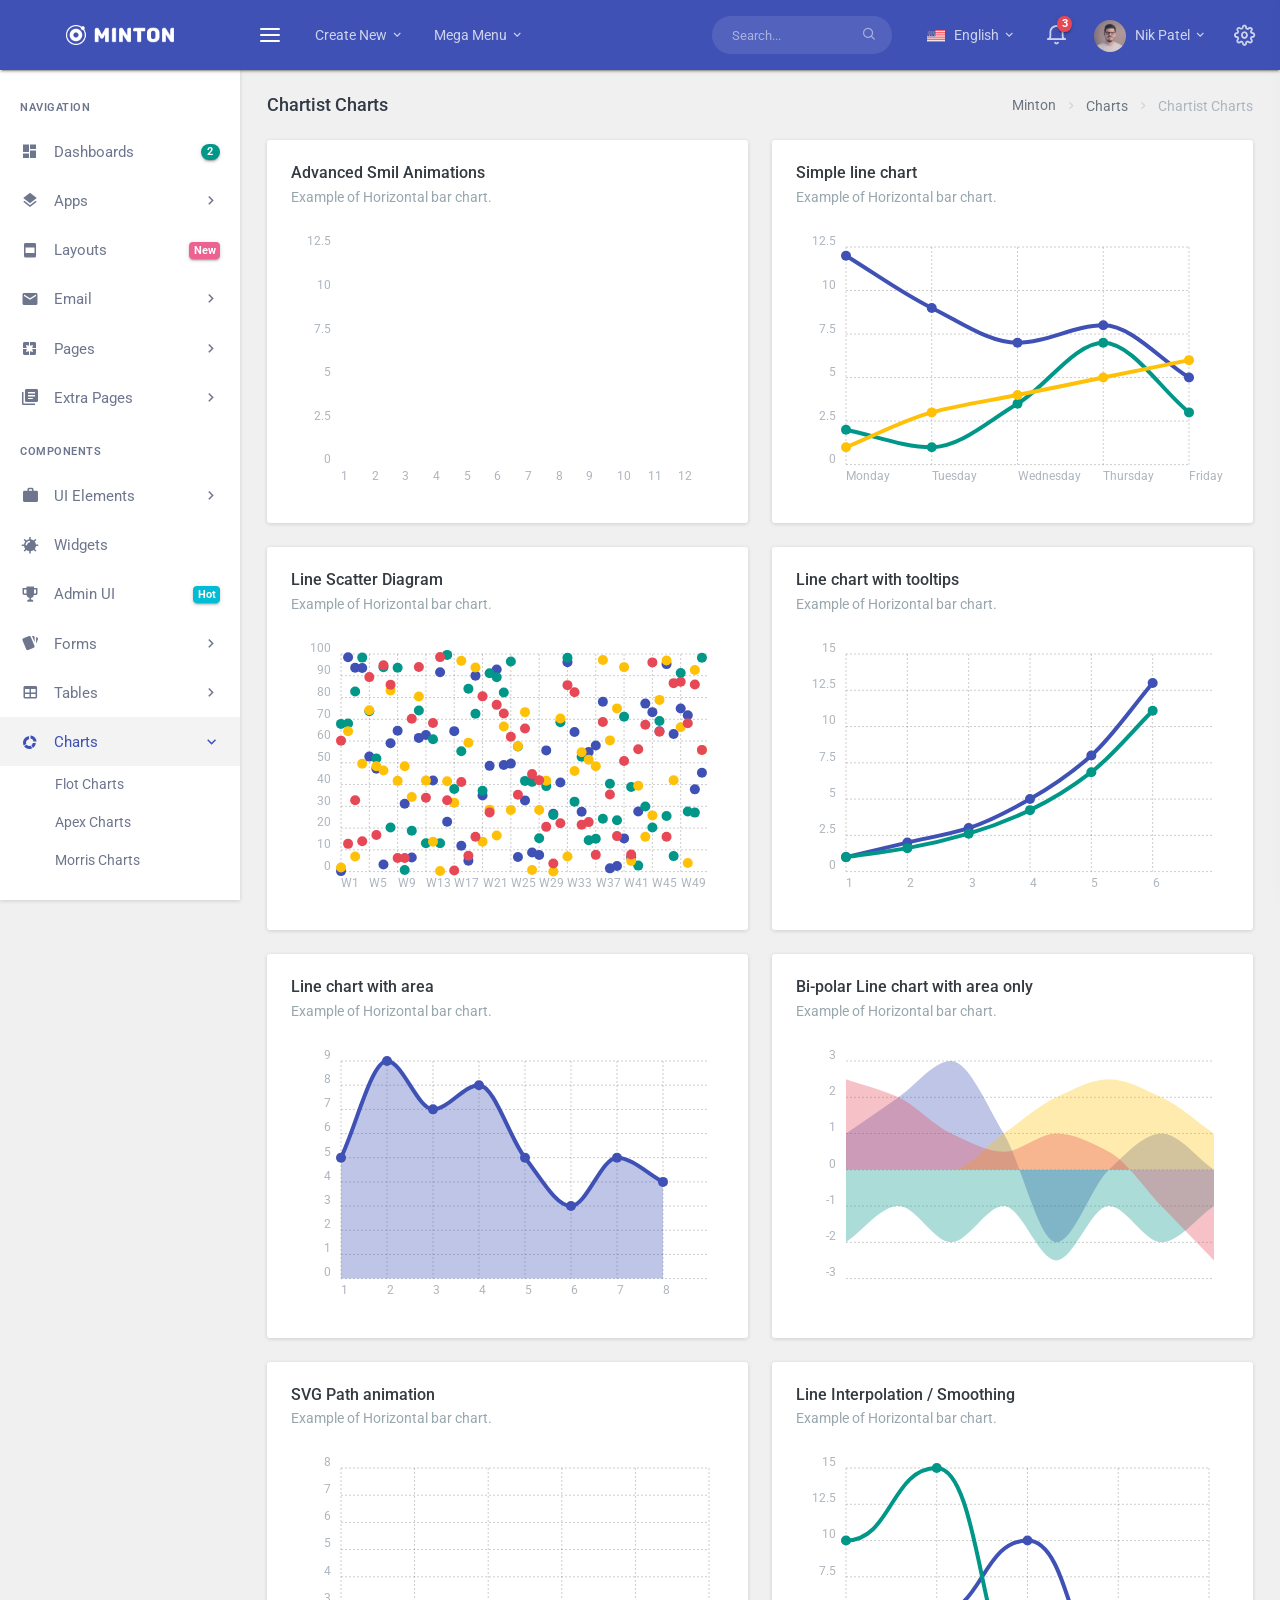
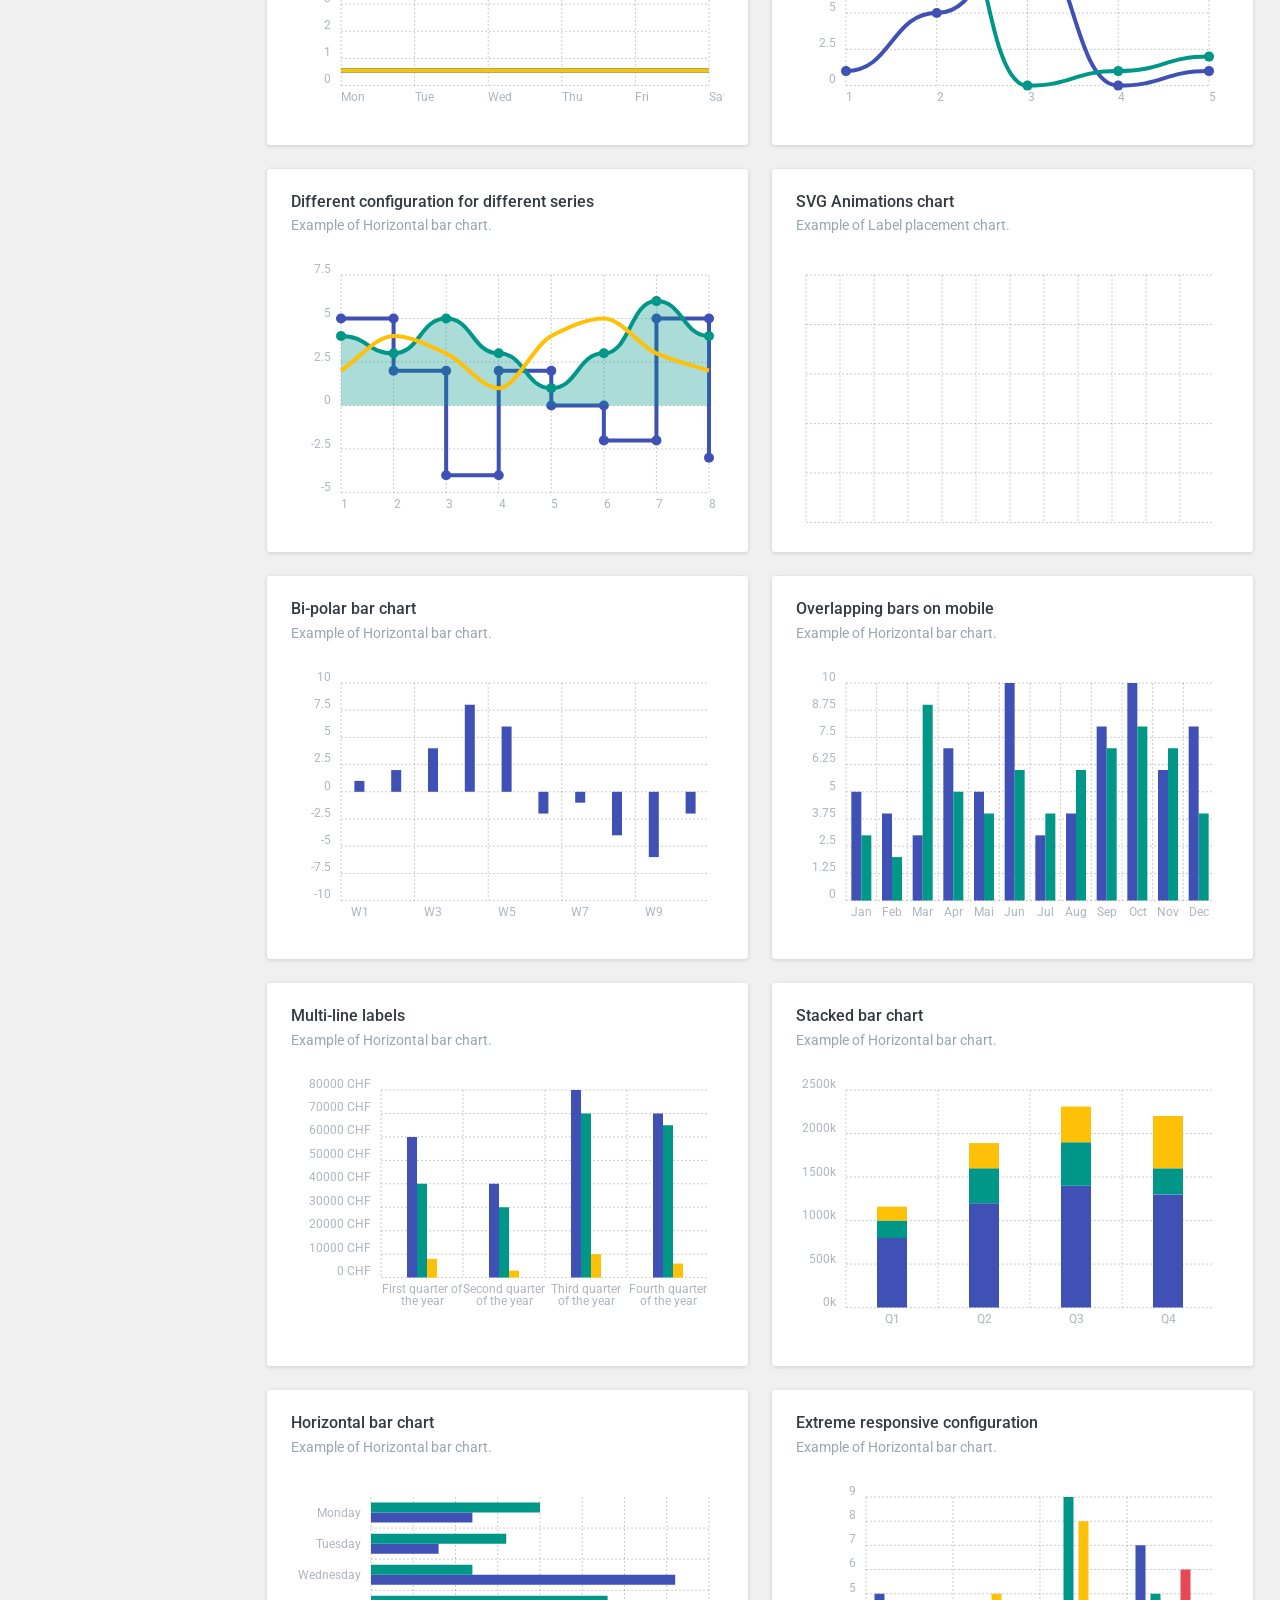
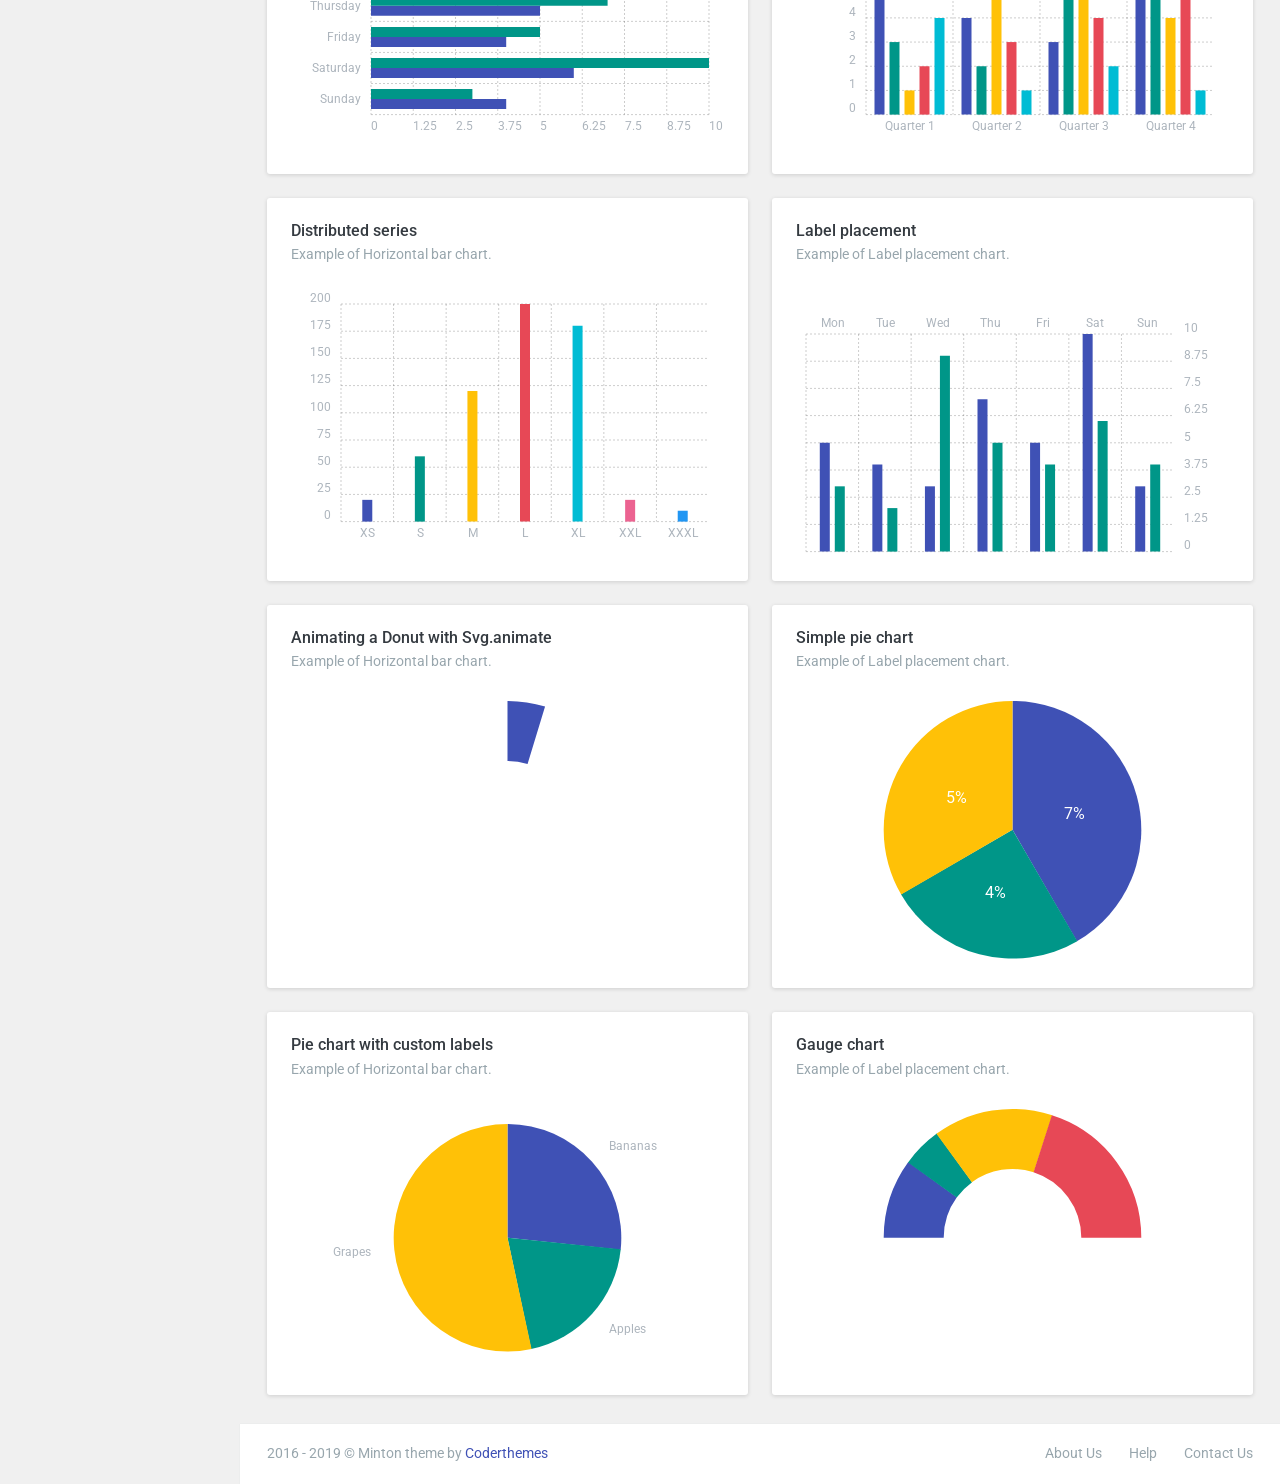
<file: charts-chartist.html>
<!DOCTYPE html>
<html lang="en">
    <head>
        <meta charset="utf-8" />
        <title>Minton - Responsive Admin Dashboard Template</title>
        <meta name="viewport" content="width=device-width, initial-scale=1.0">
        <meta content="A fully featured admin theme which can be used to build CRM, CMS, etc." name="description" />
        <meta content="Coderthemes" name="author" />
        <meta http-equiv="X-UA-Compatible" content="IE=edge" />
        <!-- App favicon -->
        <link rel="shortcut icon" href="assets/images/favicon.ico">

        <!-- Chartist Chart CSS -->
        <link rel="stylesheet" href="assets/libs/chartist/chartist.min.css">

        <!-- App css -->
        <link href="assets/css/bootstrap.min.css" rel="stylesheet" type="text/css" />
        <link href="assets/css/icons.min.css" rel="stylesheet" type="text/css" />
        <link href="assets/css/app.min.css" rel="stylesheet" type="text/css" />

    </head>

    <body>

        <!-- Begin page -->
        <div id="wrapper">

            <!-- Topbar Start -->
            <div class="navbar-custom">
                <ul class="list-unstyled topnav-menu float-right mb-0">

                    <li class="d-none d-sm-block">
                        <form class="app-search">
                            <div class="app-search-box">
                                <div class="input-group">
                                    <input type="text" class="form-control" placeholder="Search...">
                                    <div class="input-group-append">
                                        <button class="btn" type="submit">
                                            <i class="fe-search"></i>
                                        </button>
                                    </div>
                                </div>
                            </div>
                        </form>
                    </li>

                    <li class="dropdown d-none d-lg-block">
                        <a class="nav-link dropdown-toggle mr-0 waves-effect waves-light" data-toggle="dropdown" href="#" role="button" aria-haspopup="false" aria-expanded="false">
                            <img src="assets/images/flags/us.jpg" alt="user-image" class="mr-1" height="12"> <span class="align-middle">English <i class="mdi mdi-chevron-down"></i> </span>
                        </a>
                        <div class="dropdown-menu dropdown-menu-right">
                            <!-- item-->
                            <a href="javascript:void(0);" class="dropdown-item notify-item">
                                <img src="assets/images/flags/germany.jpg" alt="user-image" class="mr-1" height="12"> <span class="align-middle">German</span>
                            </a>

                            <!-- item-->
                            <a href="javascript:void(0);" class="dropdown-item notify-item">
                                <img src="assets/images/flags/italy.jpg" alt="user-image" class="mr-1" height="12"> <span class="align-middle">Italian</span>
                            </a>

                            <!-- item-->
                            <a href="javascript:void(0);" class="dropdown-item notify-item">
                                <img src="assets/images/flags/spain.jpg" alt="user-image" class="mr-1" height="12"> <span class="align-middle">Spanish</span>
                            </a>

                            <!-- item-->
                            <a href="javascript:void(0);" class="dropdown-item notify-item">
                                <img src="assets/images/flags/russia.jpg" alt="user-image" class="mr-1" height="12"> <span class="align-middle">Russian</span>
                            </a>

                        </div>
                    </li>
        
                    <li class="dropdown notification-list">
                        <a class="nav-link dropdown-toggle  waves-effect waves-light" data-toggle="dropdown" href="#" role="button" aria-haspopup="false" aria-expanded="false">
                            <i class="fe-bell noti-icon"></i>
                            <span class="badge badge-danger rounded-circle noti-icon-badge">3</span>
                        </a>
                        <div class="dropdown-menu dropdown-menu-right dropdown-lg">

                            <!-- item-->
                            <div class="dropdown-item noti-title">
                                <h5 class="m-0">
                                    <span class="float-right">
                                        <a href="" class="text-dark">
                                            <small>Clear All</small>
                                        </a>
                                    </span>Notification
                                </h5>
                            </div>

                            <div class="slimscroll noti-scroll">

                                <!-- item-->
                                <a href="javascript:void(0);" class="dropdown-item notify-item active">
                                    <div class="notify-icon bg-soft-primary text-primary">
                                        <i class="mdi mdi-comment-account-outline"></i>
                                    </div>
                                    <p class="notify-details">Doug Dukes commented on Admin Dashboard
                                        <small class="text-muted">1 min ago</small>
                                    </p>
                                </a>

                                <!-- item-->
                                <a href="javascript:void(0);" class="dropdown-item notify-item">
                                    <div class="notify-icon">
                                        <img src="assets/images/users/avatar-2.jpg" class="img-fluid rounded-circle" alt="" /> </div>
                                    <p class="notify-details">Mario Drummond</p>
                                    <p class="text-muted mb-0 user-msg">
                                        <small>Hi, How are you? What about our next meeting</small>
                                    </p>
                                </a>

                                <!-- item-->
                                <a href="javascript:void(0);" class="dropdown-item notify-item">
                                    <div class="notify-icon">
                                        <img src="assets/images/users/avatar-4.jpg" class="img-fluid rounded-circle" alt="" /> </div>
                                    <p class="notify-details">Karen Robinson</p>
                                    <p class="text-muted mb-0 user-msg">
                                        <small>Wow ! this admin looks good and awesome design</small>
                                    </p>
                                </a>

                                <!-- item-->
                                <a href="javascript:void(0);" class="dropdown-item notify-item">
                                    <div class="notify-icon bg-soft-warning text-warning">
                                        <i class="mdi mdi-account-plus"></i>
                                    </div>
                                    <p class="notify-details">New user registered.
                                        <small class="text-muted">5 hours ago</small>
                                    </p>
                                </a>

                                <!-- item-->
                                <a href="javascript:void(0);" class="dropdown-item notify-item">
                                    <div class="notify-icon bg-info">
                                        <i class="mdi mdi-comment-account-outline"></i>
                                    </div>
                                    <p class="notify-details">Caleb Flakelar commented on Admin
                                        <small class="text-muted">4 days ago</small>
                                    </p>
                                </a>

                                <!-- item-->
                                <a href="javascript:void(0);" class="dropdown-item notify-item">
                                    <div class="notify-icon bg-secondary">
                                        <i class="mdi mdi-heart"></i>
                                    </div>
                                    <p class="notify-details">Carlos Crouch liked
                                        <b>Admin</b>
                                        <small class="text-muted">13 days ago</small>
                                    </p>
                                </a>
                            </div>

                            <!-- All-->
                            <a href="javascript:void(0);" class="dropdown-item text-center text-primary notify-item notify-all">
                                View all
                                <i class="fi-arrow-right"></i>
                            </a>

                        </div>
                    </li>

                    <li class="dropdown notification-list">
                        <a class="nav-link dropdown-toggle nav-user mr-0 waves-effect waves-light" data-toggle="dropdown" href="#" role="button" aria-haspopup="false" aria-expanded="false">
                            <img src="assets/images/users/avatar-1.jpg" alt="user-image" class="rounded-circle">
                            <span class="pro-user-name ml-1">
                                Nik Patel <i class="mdi mdi-chevron-down"></i> 
                            </span>
                        </a>
                        <div class="dropdown-menu dropdown-menu-right profile-dropdown ">
                            <!-- item-->
                            <div class="dropdown-header noti-title">
                                <h6 class="text-overflow m-0">Welcome !</h6>
                            </div>

                            <!-- item-->
                            <a href="javascript:void(0);" class="dropdown-item notify-item">
                                <i class="mdi mdi-account-circle"></i>
                                <span>My Account</span>
                            </a>

                            <!-- item-->
                            <a href="javascript:void(0);" class="dropdown-item notify-item">
                                <i class="mdi mdi-settings"></i>
                                <span>Settings</span>
                            </a>

                            <!-- item-->
                            <a href="javascript:void(0);" class="dropdown-item notify-item">
                                <i class="mdi mdi-wallet"></i>
                                <span>My Wallet <span class="badge badge-success float-right">3</span> </span>
                            </a>

                            <!-- item-->
                            <a href="javascript:void(0);" class="dropdown-item notify-item">
                                <i class="mdi mdi-lock"></i>
                                <span>Lock Screen</span>
                            </a>

                            <div class="dropdown-divider"></div>

                            <!-- item-->
                            <a href="javascript:void(0);" class="dropdown-item notify-item">
                                <i class="mdi mdi-logout"></i>
                                <span>Logout</span>
                            </a>

                        </div>
                    </li>
        

                    <li class="dropdown notification-list">
                        <a href="javascript:void(0);" class="nav-link right-bar-toggle waves-effect waves-light">
                            <i class="fe-settings noti-icon"></i>
                        </a>
                    </li>


                </ul>

                <!-- LOGO -->
                <div class="logo-box">
                    <a href="index.html" class="logo text-center">
                        <span class="logo-lg">
                            <img src="assets/images/logo-light.png" alt="" height="20">
                            <!-- <span class="logo-lg-text-light">Xeria</span> -->
                        </span>
                        <span class="logo-sm">
                            <!-- <span class="logo-sm-text-dark">X</span> -->
                            <img src="assets/images/logo-sm.png" alt="" height="24">
                        </span>
                    </a>
                </div>

                <ul class="list-unstyled topnav-menu topnav-menu-left m-0">
                    <li>
                        <button class="button-menu-mobile waves-effect waves-light">
                            <i class="fe-menu"></i>
                        </button>
                    </li>
        
                    <li class="dropdown d-none d-lg-block">
                        <a class="nav-link dropdown-toggle waves-effect waves-light" data-toggle="dropdown" href="#" role="button" aria-haspopup="false" aria-expanded="false">
                            Create New
                            <i class="mdi mdi-chevron-down"></i> 
                        </a>
                        <div class="dropdown-menu">
                            <!-- item-->
                            <a href="javascript:void(0);" class="dropdown-item">
                                <i class="fe-briefcase mr-1"></i>
                                <span>New Projects</span>
                            </a>

                            <!-- item-->
                            <a href="javascript:void(0);" class="dropdown-item">
                                <i class="fe-user mr-1"></i>
                                <span>Create Users</span>
                            </a>

                            <!-- item-->
                            <a href="javascript:void(0);" class="dropdown-item">
                                <i class="fe-bar-chart-line- mr-1"></i>
                                <span>Revenue Report</span>
                            </a>

                            <!-- item-->
                            <a href="javascript:void(0);" class="dropdown-item">
                                <i class="fe-settings mr-1"></i>
                                <span>Settings</span>
                            </a>

                            <div class="dropdown-divider"></div>

                            <!-- item-->
                            <a href="javascript:void(0);" class="dropdown-item">
                                <i class="fe-headphones mr-1"></i>
                                <span>Help & Support</span>
                            </a>

                        </div>
                    </li>

                    <li class="dropdown dropdown-mega d-none d-lg-block">
                        <a class="nav-link dropdown-toggle waves-effect waves-light" data-toggle="dropdown" href="#" role="button" aria-haspopup="false" aria-expanded="false">
                            Mega Menu
                            <i class="mdi mdi-chevron-down"></i> 
                        </a>
                        <div class="dropdown-menu dropdown-megamenu">
                            <div class="row">
                                <div class="col-sm-8">
                        
                                    <div class="row">
                                        <div class="col-md-4">
                                            <h5 class="text-dark mt-0">UI Components</h5>
                                            <ul class="list-unstyled megamenu-list">
                                                <li>
                                                    <a href="javascript:void(0);">Widgets</a>
                                                </li>
                                                <li>
                                                    <a href="javascript:void(0);">Nestable List</a>
                                                </li>
                                                <li>
                                                    <a href="javascript:void(0);">Range Sliders</a>
                                                </li>
                                                <li>
                                                    <a href="javascript:void(0);">Masonry Items</a>
                                                </li>
                                                <li>
                                                    <a href="javascript:void(0);">Sweet Alerts</a>
                                                </li>
                                                <li>
                                                    <a href="javascript:void(0);">Treeview Page</a>
                                                </li>
                                                <li>
                                                    <a href="javascript:void(0);">Tour Page</a>
                                                </li>
                                            </ul>
                                        </div>

                                        <div class="col-md-4">
                                            <h5 class="text-dark mt-0">Applications</h5>
                                            <ul class="list-unstyled megamenu-list">
                                                <li>
                                                    <a href="javascript:void(0);">eCommerce Pages</a>
                                                </li>
                                                <li>
                                                    <a href="javascript:void(0);">CRM Pages</a>
                                                </li>
                                                <li>
                                                    <a href="javascript:void(0);">Email</a>
                                                </li>
                                                <li>
                                                    <a href="javascript:void(0);">Calendar</a>
                                                </li>
                                                <li>
                                                    <a href="javascript:void(0);">Team Contacts</a>
                                                </li>
                                                <li>
                                                    <a href="javascript:void(0);">Task Board</a>
                                                </li>
                                                <li>
                                                    <a href="javascript:void(0);">Email Templates</a>
                                                </li>
                                            </ul>
                                        </div>

                                        <div class="col-md-4">
                                            <h5 class="text-dark mt-0">Extra Pages</h5>
                                            <ul class="list-unstyled megamenu-list">
                                                <li>
                                                    <a href="javascript:void(0);">Left Sidebar with User</a>
                                                </li>
                                                <li>
                                                    <a href="javascript:void(0);">Menu Collapsed</a>
                                                </li>
                                                <li>
                                                    <a href="javascript:void(0);">Small Left Sidebar</a>
                                                </li>
                                                <li>
                                                    <a href="javascript:void(0);">New Header Style</a>
                                                </li>
                                                <li>
                                                    <a href="javascript:void(0);">Search Result</a>
                                                </li>
                                                <li>
                                                    <a href="javascript:void(0);">Gallery Pages</a>
                                                </li>
                                                <li>
                                                    <a href="javascript:void(0);">Maintenance & Coming Soon</a>
                                                </li>
                                            </ul>
                                        </div>
                                    </div>
                                </div>
                                <div class="col-sm-4">
                                    <div class="text-center mt-3">
                                        <h3 class="text-dark">Special Discount Sale!</h3>
                                        <h4>Save up to 70% off.</h4>
                                        <button class="btn btn-primary mt-3">Download Now <i class="ml-1 mdi mdi-arrow-right"></i></button>
                                    </div>
                                </div>
                            </div>

                        </div>
                    </li>
                </ul>
            </div>
            <!-- end Topbar -->

            <!-- ========== Left Sidebar Start ========== -->
            <div class="left-side-menu">

                <div class="slimscroll-menu">

                    <!--- Sidemenu -->
                    <div id="sidebar-menu">

                        <ul class="metismenu" id="side-menu">

                            <li class="menu-title">Navigation</li>

                            <li>
                                <a href="javascript: void(0);" class="waves-effect">
                                    <i class="mdi mdi-view-dashboard"></i>
                                    <span class="badge badge-success badge-pill float-right">2</span>
                                    <span> Dashboards </span>
                                </a>
                                <ul class="nav-second-level" aria-expanded="false">
                                    <li>
                                        <a href="index.html">Dashboard 1</a>
                                    </li>
                                    <li>
                                        <a href="dashboard-2.html">Dashboard 2</a>
                                    </li>
                                </ul>
                            </li>

                            <li>
                                <a href="javascript: void(0);" class="waves-effect">
                                    <i class="mdi mdi-layers"></i>
                                    <span> Apps </span>
                                    <span class="menu-arrow"></span>
                                </a>
                                <ul class="nav-second-level" aria-expanded="false">
                                    <li>
                                        <a href="apps-kanbanboard.html">Kanban Board</a>
                                    </li>
                                    <li>
                                        <a href="apps-companies.html">Companies</a>
                                    </li>
                                    <li>
                                        <a href="apps-calendar.html">Calendar</a>
                                    </li>
                                    <li>
                                        <a href="apps-filemanager.html">File Manager</a>
                                    </li>
                                    <li>
                                        <a href="apps-tickets.html">Tickets</a>
                                    </li>
                                    <li>
                                        <a href="apps-team.html">Team Members</a>
                                    </li>
                                </ul>
                            </li>

                            <li>
                                <a href="javascript: void(0);" class="waves-effect">
                                    <i class="mdi mdi-page-layout-body"></i>
                                    <span class="badge badge-pink float-right">New</span>
                                    <span> Layouts </span>
                                </a>
                                <ul class="nav-second-level" aria-expanded="false">
                                    <li>
                                        <a href="layouts-sidebar-sm.html">Small Sidebar</a>
                                    </li>
                                    <li>
                                        <a href="layouts-dark-sidebar.html">Dark Sidebar</a>
                                    </li>
                                    <li>
                                        <a href="layouts-light-topbar.html">Light Topbar</a>
                                    </li>
                                    <li>
                                        <a href="layouts-preloader.html">Preloader</a>
                                    </li>
                                    <li>
                                        <a href="layouts-sidebar-collapsed.html">Sidebar Collapsed</a>
                                    </li>
                                    <li>
                                        <a href="layouts-boxed.html">Boxed</a>
                                    </li>
                                </ul>
                            </li>
                
                            <li>
                                <a href="javascript: void(0);" class="waves-effect">
                                    <i class="mdi mdi-email"></i>
                                    <span> Email </span>
                                    <span class="menu-arrow"></span>
                                </a>
                                <ul class="nav-second-level" aria-expanded="false">
                                    <li>
                                        <a href="email-inbox.html">Inbox</a>
                                    </li>
                                    <li>
                                        <a href="email-read.html">Read Email</a>
                                    </li>
                                    <li>
                                        <a href="email-compose.html">Compose Email</a>
                                    </li>
                                    <li>
                                        <a href="email-templates.html">Email Templates</a>
                                    </li>
                                </ul>
                            </li>

                            <li>
                                <a href="javascript: void(0);" class="waves-effect">
                                    <i class="mdi mdi-google-pages"></i>
                                    <span> Pages </span>
                                    <span class="menu-arrow"></span>
                                </a>
                                <ul class="nav-second-level" aria-expanded="false">
                                    <li>
                                        <a href="pages-starter.html">Starter</a>
                                    </li>
                                    <li>
                                        <a href="pages-login.html">Log In</a>
                                    </li>
                                    <li>
                                        <a href="pages-register.html">Register</a>
                                    </li>
                                    <li>
                                        <a href="pages-recoverpw.html">Recover Password</a>
                                    </li>
                                    <li>
                                        <a href="pages-lock-screen.html">Lock Screen</a>
                                    </li>
                                    <li>
                                        <a href="pages-logout.html">Logout</a>
                                    </li>
                                    <li>
                                        <a href="pages-confirm-mail.html">Confirm Mail</a>
                                    </li>
                                    <li>
                                        <a href="pages-404.html">Error 404</a>
                                    </li>
                                    <li>
                                        <a href="pages-404-alt.html">Error 404-alt</a>
                                    </li>
                                    <li>
                                        <a href="pages-500.html">Error 500</a>
                                    </li>
                                </ul>
                            </li>

                            <li>
                                <a href="javascript: void(0);" class="waves-effect">
                                    <i class="mdi mdi-file-document-box-multiple"></i>
                                    <span> Extra Pages </span>
                                    <span class="menu-arrow"></span>
                                </a>
                                <ul class="nav-second-level" aria-expanded="false">
                                    <li>
                                        <a href="extras-profile.html">Profile</a>
                                    </li>
                                    <li>
                                        <a href="extras-timeline.html">Timeline</a>
                                    </li>
                                    <li>
                                        <a href="extras-invoice.html">Invoice</a>
                                    </li>
                                    <li>
                                        <a href="extras-faqs.html">FAQs</a>
                                    </li>
                                    <li>
                                        <a href="extras-tour.html">Tour Page</a>
                                    </li>
                                    <li>
                                        <a href="extras-pricing.html">Pricing</a>
                                    </li>
                                    <li>
                                        <a href="extras-maintenance.html">Maintenance</a>
                                    </li>
                                    <li>
                                        <a href="extras-coming-soon.html">Coming Soon</a>
                                    </li>
                                    <li>
                                        <a href="extras-gallery.html">Gallery</a>
                                    </li>
                                </ul>
                            </li>

                            <li class="menu-title mt-2">Components</li>

                            <li>
                                <a href="javascript: void(0);" class="waves-effect">
                                    <i class="mdi mdi-briefcase"></i>
                                    <span> UI Elements </span>
                                    <span class="menu-arrow"></span>
                                </a>
                                <ul class="nav-second-level" aria-expanded="false">
                                    <li>
                                        <a href="ui-buttons.html">Buttons</a>
                                    </li>
                                    <li>
                                        <a href="ui-cards.html">Cards</a>
                                    </li>
                                    <li>
                                        <a href="ui-portlets.html">Portlets</a>
                                    </li>
                                    <li>
                                        <a href="ui-tabs-accordions.html">Tabs & Accordions</a>
                                    </li>
                                    <li>
                                        <a href="ui-modals.html">Modals</a>
                                    </li>
                                    <li>
                                        <a href="ui-progress.html">Progress</a>
                                    </li>
                                    <li>
                                        <a href="ui-notifications.html">Notifications</a>
                                    </li>
                                    <li>
                                        <a href="ui-ribbons.html">Ribbons</a>
                                    </li>
                                    <li>
                                        <a href="ui-spinners.html">Spinners</a>
                                    </li>
                                    <li>
                                        <a href="ui-general.html">General UI</a>
                                    </li>
                                    <li>
                                        <a href="ui-typography.html">Typography</a>
                                    </li>
                                    <li>
                                        <a href="ui-grid.html">Grid</a>
                                    </li>
                                </ul>
                            </li>

                            <li>
                                <a href="widgets.html" class="waves-effect">
                                    <i class="mdi mdi-mine"></i>
                                    <span> Widgets </span>
                                </a>
                            </li>

                            <li>
                                <a href="javascript: void(0);" class="waves-effect">
                                    <i class="mdi mdi-trophy-variant"></i>
                                    <span class="badge badge-info float-right">Hot</span>
                                    <span> Admin UI </span>
                                </a>
                                <ul class="nav-second-level" aria-expanded="false">
                                    <li>
                                        <a href="admin-sweet-alert.html">Sweet Alert</a>
                                    </li>
                                    <li>
                                        <a href="admin-nestable.html">Nestable List</a>
                                    </li>
                                    <li>
                                        <a href="admin-treeview.html">Treeview</a>
                                    </li>
                                    <li>
                                        <a href="admin-range-slider.html">Range Slider</a>
                                    </li>
                                    <li>
                                        <a href="admin-carousel.html">Carousel</a>
                                    </li>
                                </ul>
                            </li>

                            <li>
                                <a href="javascript: void(0);" class="waves-effect">
                                    <i class="mdi mdi-cards"></i>
                                    <span> Forms </span>
                                    <span class="menu-arrow"></span>
                                </a>
                                <ul class="nav-second-level" aria-expanded="false">
                                    <li>
                                        <a href="forms-elements.html">General Elements</a>
                                    </li>
                                    <li>
                                        <a href="forms-advanced.html">Advanced</a>
                                    </li>
                                    <li>
                                        <a href="forms-validation.html">Validation</a>
                                    </li>
                                    <li>
                                        <a href="forms-pickers.html">Pickers</a>
                                    </li>
                                    <li>
                                        <a href="forms-wizard.html">Wizard</a>
                                    </li>
                                    <li>
                                        <a href="forms-summernote.html">Summernote</a>
                                    </li>
                                    <li>
                                        <a href="forms-quilljs.html">Quilljs Editor</a>
                                    </li>
                                    <li>
                                        <a href="forms-file-uploads.html">File Uploads</a>
                                    </li>
                                    <li>
                                        <a href="forms-x-editable.html">X Editable</a>
                                    </li>
                                </ul>
                            </li>

                            <li>
                                <a href="javascript: void(0);" class="waves-effect">
                                    <i class="mdi mdi-table"></i>
                                    <span> Tables </span>
                                    <span class="menu-arrow"></span>
                                </a>
                                <ul class="nav-second-level" aria-expanded="false">
                                    <li>
                                        <a href="tables-basic.html">Basic Tables</a>
                                    </li>
                                    <li>
                                        <a href="tables-datatables.html">Data Tables</a>
                                    </li>
                                    <li>
                                        <a href="tables-editable.html">Editable Tables</a>
                                    </li>
                                    <li>
                                        <a href="tables-tablesaw.html">Tablesaw Tables</a>
                                    </li>
                                    <li>
                                        <a href="tables-responsive.html">Responsive Tables</a>
                                    </li>
                                    <li>
                                        <a href="tables-footables.html">FooTables</a>
                                    </li>
                                </ul>
                            </li>

                            <li>
                                <a href="javascript: void(0);" class="waves-effect">
                                    <i class="mdi mdi-chart-arc"></i>
                                    <span> Charts </span>
                                    <span class="menu-arrow"></span>
                                </a>
                                <ul class="nav-second-level" aria-expanded="false">
                                    <li>
                                        <a href="charts-flot.html">Flot Charts</a>
                                    </li>
                                    <li>
                                        <a href="charts-apex.html">Apex Charts</a>
                                    </li>
                                    <li>
                                        <a href="charts-morris.html">Morris Charts</a>
                                    </li>
                                    <li>
                                        <a href="charts-chartjs.html">Chartjs Charts</a>
                                    </li>
                                    <li>
                                        <a href="charts-c3.html">C3 Charts</a>
                                    </li>
                                    <li>
                                        <a href="charts-peity.html">Peity Charts</a>
                                    </li>
                                    <li>
                                        <a href="charts-chartist.html">Chartist Charts</a>
                                    </li>
                                    <li>
                                        <a href="charts-sparklines.html">Sparklines Charts</a>
                                    </li>
                                    <li>
                                        <a href="charts-knob.html">Jquery Knob Charts</a>
                                    </li>
                                </ul>
                            </li>

                            <li>
                                <a href="javascript: void(0);" class="waves-effect">
                                    <i class="mdi mdi-parachute"></i>
                                    <span> Icons </span>
                                    <span class="menu-arrow"></span>
                                </a>
                                <ul class="nav-second-level" aria-expanded="false">
                                    <li>
                                        <a href="icons-remix.html">Remix Icons</a>
                                    </li>
                                    <li>
                                        <a href="icons-feather.html">Feather Icons</a>
                                    </li>
                                    <li>
                                        <a href="icons-mdi.html">Material Design Icons</a>
                                    </li>
                                    <li>
                                        <a href="icons-font-awesome.html">Font Awesome</a>
                                    </li>
                                    <li>
                                        <a href="icons-themify.html">Themify</a>
                                    </li>
                                    <li>
                                        <a href="icons-weather.html">Weather</a>
                                    </li>
                                </ul>
                            </li>

                            <li>
                                <a href="javascript: void(0);" class="waves-effect">
                                    <i class="mdi mdi-map"></i>
                                    <span> Maps </span>
                                    <span class="menu-arrow"></span>
                                </a>
                                <ul class="nav-second-level" aria-expanded="false">
                                    <li>
                                        <a href="maps-google.html">Google Maps</a>
                                    </li>
                                    <li>
                                        <a href="maps-vector.html">Vector Maps</a>
                                    </li>
                                    <li>
                                        <a href="maps-mapael.html">Mapael Maps</a>
                                    </li>
                                </ul>
                            </li>

                            <li>
                                <a href="javascript: void(0);" class="waves-effect">
                                    <i class="mdi mdi-share-variant"></i>
                                    <span> Multi Level </span>
                                    <span class="menu-arrow"></span>
                                </a>
                                <ul class="nav-second-level nav" aria-expanded="false">
                                    <li>
                                        <a href="javascript: void(0);">Level 1.1</a>
                                    </li>
                                    <li>
                                        <a href="javascript: void(0);" aria-expanded="false">Level 1.2
                                            <span class="menu-arrow"></span>
                                        </a>
                                        <ul class="nav-third-level nav" aria-expanded="false">
                                            <li>
                                                <a href="javascript: void(0);">Level 2.1</a>
                                            </li>
                                            <li>
                                                <a href="javascript: void(0);">Level 2.2</a>
                                            </li>
                                        </ul>
                                    </li>
                                </ul>
                            </li>
                        </ul>

                    </div>
                    <!-- End Sidebar -->

                    <div class="clearfix"></div>

                </div>
                <!-- Sidebar -left -->

            </div>
            <!-- Left Sidebar End -->

            <!-- ============================================================== -->
            <!-- Start Page Content here -->
            <!-- ============================================================== -->

            <div class="content-page">
                <div class="content">

                    <!-- Start Content-->
                    <div class="container-fluid">
                        
                        <!-- start page title -->
                        <div class="row">
                            <div class="col-12">
                                <div class="page-title-box">
                                    <div class="page-title-right">
                                        <ol class="breadcrumb m-0">
                                            <li class="breadcrumb-item"><a href="javascript: void(0);">Minton</a></li>
                                            <li class="breadcrumb-item"><a href="javascript: void(0);">Charts</a></li>
                                            <li class="breadcrumb-item active">Chartist Charts</li>
                                        </ol>
                                    </div>
                                    <h4 class="page-title">Chartist Charts</h4>
                                </div>
                            </div>
                        </div>     
                        <!-- end page title --> 

                        <div class="row">
                            <div class="col-lg-6">
                                <div class="card-box" dir="ltr">
                                    <h4 class="header-title">Advanced Smil Animations</h4>
                                    <p class="sub-header">
                                        Example of Horizontal bar chart.
                                    </p>

                                    <div id="smil-animations" class="ct-chart ct-golden-section"></div>
                                </div> <!-- end card-box -->
                            </div> <!-- end col -->

                            <div class="col-lg-6">
                                <div class="card-box" dir="ltr">
                                    <h4 class="header-title">Simple line chart</h4>
                                    <p class="sub-header">
                                        Example of Horizontal bar chart.
                                    </p>

                                    <div id="simple-line-chart" class="ct-chart ct-golden-section"></div>
                                </div> <!-- end card-box -->
                            </div> <!-- end col -->
                        </div>
                        <!-- end row -->


                        <div class="row">
                            <div class="col-lg-6">
                                <div class="card-box" dir="ltr">
                                    <h4 class="header-title">Line Scatter Diagram</h4>
                                    <p class="sub-header">
                                        Example of Horizontal bar chart.
                                    </p>

                                    <div id="scatter-diagram" class="ct-chart ct-golden-section"></div>
                                </div> <!-- end card-box -->
                            </div> <!-- end col -->

                            <div class="col-lg-6">
                                <div class="card-box" dir="ltr">
                                    <h4 class="header-title">Line chart with tooltips</h4>
                                    <p class="sub-header">
                                        Example of Horizontal bar chart.
                                    </p>

                                    <div id="line-chart-tooltips" class="ct-chart ct-golden-section"></div>
                                </div> <!-- end card-box -->
                            </div> <!-- end col -->
                        </div>
                        <!-- end row -->


                        <div class="row">
                            <div class="col-lg-6">
                                <div class="card-box" dir="ltr">
                                    <h4 class="header-title">Line chart with area</h4>
                                    <p class="sub-header">
                                        Example of Horizontal bar chart.
                                    </p>

                                    <div id="chart-with-area" class="ct-chart ct-golden-section"></div>
                                </div> <!-- end card-box -->
                            </div> <!-- end col -->

                            <div class="col-lg-6">
                                <div class="card-box" dir="ltr">
                                    <h4 class="header-title">Bi-polar Line chart with area only</h4>
                                    <p class="sub-header">
                                        Example of Horizontal bar chart.
                                    </p>

                                    <div id="bi-polar-line" class="ct-chart ct-golden-section"></div>
                                </div> <!-- end card-box -->
                            </div> <!-- end col -->
                        </div>
                        <!-- end row -->


                        <div class="row">
                            <div class="col-lg-6">
                                <div class="card-box" dir="ltr">
                                    <h4 class="header-title">SVG Path animation</h4>
                                    <p class="sub-header">
                                        Example of Horizontal bar chart.
                                    </p>

                                    <div id="svg-animation" class="ct-chart ct-golden-section"></div>
                                </div> <!-- end card-box -->
                            </div> <!-- end col -->

                            <div class="col-lg-6">
                                <div class="card-box" dir="ltr">
                                    <h4 class="header-title">Line Interpolation / Smoothing</h4>
                                    <p class="sub-header">
                                        Example of Horizontal bar chart.
                                    </p>

                                    <div id="line-smoothing" class="ct-chart ct-golden-section"></div>
                                </div> <!-- end card-box -->
                            </div> <!-- end col -->
                        </div>
                        <!-- end row -->


                        <div class="row">
                            <div class="col-lg-6">
                                <div class="card-box" dir="ltr">
                                    <h4 class="header-title">Different configuration for different series</h4>
                                    <p class="sub-header">
                                        Example of Horizontal bar chart.
                                    </p>

                                    <div id="different-series" class="ct-chart ct-golden-section"></div>
                                </div> <!-- end card-box -->
                            </div> <!-- end col -->

                            <div class="col-lg-6">
                                <div class="card-box" dir="ltr">
                                    <h4 class="header-title">SVG Animations chart</h4>
                                    <p class="sub-header">
                                        Example of Label placement chart.
                                    </p>

                                    <div id="svg-dot-animation" class="ct-chart ct-golden-section"></div>
                                </div> <!-- end card-box -->
                            </div> <!-- end col -->
                        </div>
                        <!-- end row -->


                        <div class="row">
                            <div class="col-lg-6">
                                <div class="card-box" dir="ltr">
                                    <h4 class="header-title">Bi-polar bar chart</h4>
                                    <p class="sub-header">
                                        Example of Horizontal bar chart.
                                    </p>

                                    <div id="bi-polar-bar" class="ct-chart ct-golden-section"></div>
                                </div> <!-- end card-box -->
                            </div> <!-- end col -->

                            <div class="col-lg-6">
                                <div class="card-box" dir="ltr">
                                    <h4 class="header-title">Overlapping bars on mobile</h4>
                                    <p class="sub-header">
                                        Example of Horizontal bar chart.
                                    </p>

                                    <div id="overlapping-bars" class="ct-chart ct-golden-section"></div>
                                </div> <!-- end card-box -->
                            </div> <!-- end col -->
                        </div>
                        <!-- end row -->


                        <div class="row">
                            <div class="col-lg-6">
                                <div class="card-box" dir="ltr">
                                    <h4 class="header-title">Multi-line labels</h4>
                                    <p class="sub-header">
                                        Example of Horizontal bar chart.
                                    </p>

                                    <div id="multi-line-chart" class="ct-chart ct-golden-section"></div>
                                </div> <!-- end card-box -->
                            </div> <!-- end col -->

                            <div class="col-lg-6">
                                <div class="card-box" dir="ltr">
                                    <h4 class="header-title">Stacked bar chart</h4>
                                    <p class="sub-header">
                                        Example of Horizontal bar chart.
                                    </p>

                                    <div id="stacked-bar-chart" class="ct-chart ct-golden-section"></div>
                                </div> <!-- end card-box -->
                            </div> <!-- end col -->
                        </div>
                        <!-- end row -->


                        <div class="row">
                            <div class="col-lg-6">
                                <div class="card-box" dir="ltr">
                                    <h4 class="header-title">Horizontal bar chart</h4>
                                    <p class="sub-header">
                                        Example of Horizontal bar chart.
                                    </p>

                                    <div id="horizontal-bar-chart" class="ct-chart ct-golden-section"></div>
                                </div> <!-- end card-box -->
                            </div> <!-- end col -->

                            <div class="col-lg-6">
                                <div class="card-box" dir="ltr">
                                    <h4 class="header-title">Extreme responsive configuration</h4>
                                    <p class="sub-header">
                                        Example of Horizontal bar chart.
                                    </p>

                                    <div id="extreme-chart" class="ct-chart ct-golden-section"></div>
                                </div> <!-- end card-box -->
                            </div> <!-- end col -->
                        </div>
                        <!-- end row -->


                        <div class="row">
                            <div class="col-lg-6">
                                <div class="card-box" dir="ltr">
                                    <h4 class="header-title">Distributed series</h4>
                                    <p class="sub-header">
                                        Example of Horizontal bar chart.
                                    </p>

                                    <div id="distributed-series" class="ct-chart ct-golden-section"></div>
                                </div> <!-- end card-box -->
                            </div> <!-- end col -->

                            <div class="col-lg-6">
                                <div class="card-box" dir="ltr">
                                    <h4 class="header-title">Label placement</h4>
                                    <p class="sub-header">
                                        Example of Label placement chart.
                                    </p>

                                    <div id="label-placement-chart" class="ct-chart ct-golden-section"></div>
                                </div> <!-- end card-box -->
                            </div> <!-- end col -->
                        </div>
                        <!-- end row -->


                        <div class="row">
                            <div class="col-lg-6">
                                <div class="card-box" dir="ltr">
                                    <h4 class="header-title">Animating a Donut with Svg.animate</h4>
                                    <p class="sub-header">
                                        Example of Horizontal bar chart.
                                    </p>

                                    <div id="animating-donut" class="ct-chart ct-golden-section"></div>
                                </div> <!-- end card-box -->
                            </div> <!-- end col -->

                            <div class="col-lg-6">
                                <div class="card-box" dir="ltr">
                                    <h4 class="header-title">Simple pie chart</h4>
                                    <p class="sub-header">
                                        Example of Label placement chart.
                                    </p>

                                    <div id="simple-pie" class="ct-chart ct-golden-section simple-pie-chart-chartist"></div>
                                </div> <!-- end card-box -->
                            </div> <!-- end col -->
                        </div>
                        <!-- end row -->


                        <div class="row">
                            <div class="col-lg-6">
                                <div class="card-box" dir="ltr">
                                    <h4 class="header-title">Pie chart with custom labels</h4>
                                    <p class="sub-header">
                                        Example of Horizontal bar chart.
                                    </p>

                                    <div id="pie-chart" class="ct-chart ct-golden-section"></div>
                                </div> <!-- end card-box -->
                            </div> <!-- end col -->

                            <div class="col-lg-6">
                                <div class="card-box" dir="ltr">
                                    <h4 class="header-title">Gauge chart</h4>
                                    <p class="sub-header">
                                        Example of Label placement chart.
                                    </p>

                                    <div id="gauge-chart" class="ct-chart ct-golden-section"></div>
                                </div> <!-- end card-box -->
                            </div> <!-- end col -->
                        </div>
                        <!-- end row -->
                        
                    </div> <!-- container -->

                </div> <!-- content -->

                <!-- Footer Start -->
                <footer class="footer">
                    <div class="container-fluid">
                        <div class="row">
                            <div class="col-md-6">
                               2016 - 2019 &copy; Minton theme by <a href="">Coderthemes</a> 
                            </div>
                            <div class="col-md-6">
                                <div class="text-md-right footer-links d-none d-sm-block">
                                    <a href="javascript:void(0);">About Us</a>
                                    <a href="javascript:void(0);">Help</a>
                                    <a href="javascript:void(0);">Contact Us</a>
                                </div>
                            </div>
                        </div>
                    </div>
                </footer>
                <!-- end Footer -->

            </div>

            <!-- ============================================================== -->
            <!-- End Page content -->
            <!-- ============================================================== -->


        </div>
        <!-- END wrapper -->

        <!-- Right Sidebar -->
        <div class="right-bar">
            <div class="rightbar-title">
                <a href="javascript:void(0);" class="right-bar-toggle float-right">
                    <i class="fe-x noti-icon"></i>
                </a>
                <h4 class="m-0 text-white">Settings</h4>
            </div>
            <div class="slimscroll-menu">
                <!-- User box -->
                <div class="user-box">
                    <div class="user-img">
                        <img src="assets/images/users/avatar-1.jpg" alt="user-img" title="Mat Helme" class="rounded-circle img-fluid">
                        <a href="javascript:void(0);" class="user-edit"><i class="mdi mdi-pencil"></i></a>
                    </div>
            
                    <h5><a href="javascript: void(0);">Nik G. Patel</a> </h5>
                    <p class="text-muted mb-0"><small>Admin Head</small></p>
                </div>

                <ul class="nav nav-pills bg-light nav-justified">
                    <li class="nav-item">
                        <a href="#home1" data-toggle="tab" aria-expanded="false" class="nav-link rounded-0">
                            General
                        </a>
                    </li>
                    <li class="nav-item">
                        <a href="#messages1" data-toggle="tab" aria-expanded="false" class="nav-link rounded-0 active">
                            Chat
                        </a>
                    </li>
                </ul>
                <div class="tab-content pl-3 pr-3">
                    <div class="tab-pane" id="home1">
                        <div class="row mb-2">
                            <div class="col">
                                <h5 class="m-0 font-15">Notifications</h5>
                                <p class="text-muted"><small>Do you need them?</small></p>
                            </div> <!-- end col-->
                            <div class="col-auto">
                                <div class="custom-control custom-switch mb-2">
                                    <input type="checkbox" class="custom-control-input" id="tabswitch1">
                                    <label class="custom-control-label" for="tabswitch1"></label>
                                </div>
                            </div> <!-- end col -->
                        </div>
                        <!-- end row-->

                        <div class="row mb-2">
                            <div class="col">
                                <h5 class="m-0 font-15">API Access</h5>
                                <p class="text-muted"><small>Enable/Disable access</small></p>
                            </div> <!-- end col-->
                            <div class="col-auto">
                                <div class="custom-control custom-switch mb-2">
                                    <input type="checkbox" class="custom-control-input" checked id="tabswitch2">
                                    <label class="custom-control-label" for="tabswitch2"></label>
                                </div>
                            </div> <!-- end col -->
                        </div>
                        <!-- end row-->

                        <div class="row mb-2">
                            <div class="col">
                                <h5 class="m-0 font-15">Auto Updates</h5>
                                <p class="text-muted"><small>Keep up to date</small></p>
                            </div> <!-- end col-->
                            <div class="col-auto">
                                <div class="custom-control custom-switch mb-2">
                                    <input type="checkbox" class="custom-control-input" id="tabswitch3">
                                    <label class="custom-control-label" for="tabswitch3"></label>
                                </div>
                            </div> <!-- end col -->
                        </div>
                        <!-- end row-->

                        <div class="row mb-2">
                            <div class="col">
                                <h5 class="m-0 font-15">Online Status</h5>
                                <p class="text-muted"><small>Show your status to all</small></p>
                            </div> <!-- end col-->
                            <div class="col-auto">
                                <div class="custom-control custom-switch mb-2">
                                    <input type="checkbox" class="custom-control-input" checked id="tabswitch4">
                                    <label class="custom-control-label" for="tabswitch4"></label>
                                </div>
                            </div> <!-- end col -->
                        </div>
                        <!-- end row-->

                        <div class="alert alert-success alert-dismissible fade mt-3 show" role="alert">
                            <button type="button" class="close" data-dismiss="alert" aria-label="Close">
                                <span aria-hidden="true">×</span>
                            </button>
                            <h5>Unlimited Access</h5>
                            Upgrade to plan to get access to unlimited reports
                            <br/>
                            <a href="javascript: void(0);" class="btn btn-outline-success mt-3 btn-sm">Upgrade<i class="ml-1 mdi mdi-arrow-right"></i></a>
                        </div>
                
                    </div>
                    <div class="tab-pane show active" id="messages1">
                        <div>
                            <div class="inbox-widget">
                                <h5 class="mt-0">Recent</h5>
                                <div class="inbox-item">
                                    <div class="inbox-item-img"><img src="assets/images/users/avatar-2.jpg" class="rounded-circle" alt=""> <i class="online user-status"></i></div>
                                    <p class="inbox-item-author"><a href="javascript: void(0);" class="text-dark">Tomaslau</a></p>
                                    <p class="inbox-item-text">I've finished it! See you so...</p>
                                </div>
                                <div class="inbox-item">
                                    <div class="inbox-item-img"><img src="assets/images/users/avatar-3.jpg" class="rounded-circle" alt=""> <i class="away user-status"></i></div>
                                    <p class="inbox-item-author"><a href="javascript: void(0);" class="text-dark">Stillnotdavid</a></p>
                                    <p class="inbox-item-text">This theme is awesome!</p>
                                </div>
                                <div class="inbox-item">
                                    <div class="inbox-item-img"><img src="assets/images/users/avatar-4.jpg" class="rounded-circle" alt=""> <i class="online user-status"></i></div>
                                    <p class="inbox-item-author"><a href="javascript: void(0);" class="text-dark">Kurafire</a></p>
                                    <p class="inbox-item-text">Nice to meet you</p>
                                </div>
        
                                <div class="inbox-item">
                                    <div class="inbox-item-img"><img src="assets/images/users/avatar-5.jpg" class="rounded-circle" alt=""> <i class="busy user-status"></i></div>
                                    <p class="inbox-item-author"><a href="javascript: void(0);" class="text-dark">Shahedk</a></p>
                                    <p class="inbox-item-text">Hey! there I'm available...</p>
                                </div>
                                <div class="inbox-item">
                                    <div class="inbox-item-img"><img src="assets/images/users/avatar-6.jpg" class="rounded-circle" alt=""> <i class="user-status"></i></div>
                                    <p class="inbox-item-author"><a href="javascript: void(0);" class="text-dark">Adhamdannaway</a></p>
                                    <p class="inbox-item-text">This theme is awesome!</p>
                                </div>

                                <hr/>
                                <h5>Favorite <span class="float-right badge badge-pill badge-danger">18</span></h5>
                                <hr/>
                                <div class="inbox-item">
                                    <div class="inbox-item-img"><img src="assets/images/users/avatar-7.jpg" class="rounded-circle" alt=""> <i class="busy user-status"></i></div>
                                    <p class="inbox-item-author"><a href="javascript: void(0);" class="text-dark">Kennith</a></p>
                                    <p class="inbox-item-text">I've finished it! See you so...</p>
                                </div>
                                <div class="inbox-item">
                                    <div class="inbox-item-img"><img src="assets/images/users/avatar-3.jpg" class="rounded-circle" alt=""> <i class="busy user-status"></i></div>
                                    <p class="inbox-item-author"><a href="javascript: void(0);" class="text-dark">Stillnotdavid</a></p>
                                    <p class="inbox-item-text">This theme is awesome!</p>
                                </div>
                                <div class="inbox-item">
                                    <div class="inbox-item-img"><img src="assets/images/users/avatar-10.jpg" class="rounded-circle" alt=""> <i class="online user-status"></i></div>
                                    <p class="inbox-item-author"><a href="javascript: void(0);" class="text-dark">Kimberling</a></p>
                                    <p class="inbox-item-text">Nice to meet you</p>
                                </div>
        
                                <div class="inbox-item">
                                    <div class="inbox-item-img"><img src="assets/images/users/avatar-4.jpg" class="rounded-circle" alt=""> <i class="user-status"></i></div>
                                    <p class="inbox-item-author"><a href="javascript: void(0);" class="text-dark">Kurafire</a></p>
                                    <p class="inbox-item-text">Hey! there I'm available...</p>
                                </div>
                                <div class="inbox-item">
                                    <div class="inbox-item-img"><img src="assets/images/users/avatar-9.jpg" class="rounded-circle" alt=""> <i class="away user-status"></i></div>
                                    <p class="inbox-item-author"><a href="javascript: void(0);" class="text-dark">Leonareade</a></p>
                                    <p class="inbox-item-text">This theme is awesome!</p>
                                </div>

                                <div class="text-center mt-2">
                                    <a href="javascript:void(0);" class="text-muted"><i class="mdi mdi-spin mdi-loading mr-1"></i> Load more </a>
                                </div>

                            </div> <!-- end inbox-widget -->
                        </div> <!-- end .p-3-->
                    </div>
                </div>

            </div> <!-- end slimscroll-menu-->
        </div>
        <!-- /Right-bar -->

        <!-- Right bar overlay-->
        <div class="rightbar-overlay"></div>

        <!-- Vendor js -->
        <script src="assets/js/vendor.min.js"></script>

        <!--Chartist Chart-->
        <script src="assets/libs/chartist/chartist.min.js"></script>
        <script src="assets/libs/chartist/chartist-plugin-tooltip.min.js"></script>

        <!-- Init js -->
        <script src="assets/js/pages/chartist.init.js"></script>

        <!-- App js -->
        <script src="assets/js/app.min.js"></script>
        
    </body>
</html>
</file>
<file: assets/libs/ion-rangeslider/ion.rangeSlider.css>
/**
Ion.RangeSlider, 2.3.0
© Denis Ineshin, 2010 - 2018, IonDen.com
Build date: 2018-12-11 23:23:51
*/
.irs {
  position: relative;
  display: block;
  -webkit-touch-callout: none;
  -webkit-user-select: none;
  -khtml-user-select: none;
  -moz-user-select: none;
  -ms-user-select: none;
  user-select: none;
  font-size: 12px;
  font-family: Arial, sans-serif;
}
.irs-line {
  position: relative;
  display: block;
  overflow: hidden;
  outline: none !important;
}
.irs-bar {
  position: absolute;
  display: block;
  left: 0;
  width: 0;
}
.irs-shadow {
  position: absolute;
  display: none;
  left: 0;
  width: 0;
}
.irs-handle {
  position: absolute;
  display: block;
  box-sizing: border-box;
  cursor: default;
  z-index: 1;
}
.irs-handle.type_last {
  z-index: 2;
}
.irs-min,
.irs-max {
  position: absolute;
  display: block;
  cursor: default;
}
.irs-min {
  left: 0;
}
.irs-max {
  right: 0;
}
.irs-from,
.irs-to,
.irs-single {
  position: absolute;
  display: block;
  top: 0;
  left: 0;
  cursor: default;
  white-space: nowrap;
}
.irs-grid {
  position: absolute;
  display: none;
  bottom: 0;
  left: 0;
  width: 100%;
  height: 20px;
}
.irs-with-grid .irs-grid {
  display: block;
}
.irs-grid-pol {
  position: absolute;
  top: 0;
  left: 0;
  width: 1px;
  height: 8px;
  background: #000;
}
.irs-grid-pol.small {
  height: 4px;
}
.irs-grid-text {
  position: absolute;
  bottom: 0;
  left: 0;
  white-space: nowrap;
  text-align: center;
  font-size: 9px;
  line-height: 9px;
  padding: 0 3px;
  color: #000;
}
.irs-disable-mask {
  position: absolute;
  display: block;
  top: 0;
  left: -1%;
  width: 102%;
  height: 100%;
  cursor: default;
  background: rgba(0, 0, 0, 0);
  z-index: 2;
}
.lt-ie9 .irs-disable-mask {
  background: #000;
  filter: alpha(opacity=0);
  cursor: not-allowed;
}
.irs-disabled {
  opacity: 0.4;
}
.irs-hidden-input {
  position: absolute !important;
  display: block !important;
  top: 0 !important;
  left: 0 !important;
  width: 0 !important;
  height: 0 !important;
  font-size: 0 !important;
  line-height: 0 !important;
  padding: 0 !important;
  margin: 0 !important;
  overflow: hidden;
  outline: none !important;
  z-index: -9999 !important;
  background: none !important;
  border-style: solid !important;
  border-color: transparent !important;
}
.irs--flat {
  height: 40px;
}
.irs--flat.irs-with-grid {
  height: 60px;
}
.irs--flat .irs-line {
  top: 25px;
  height: 12px;
  background-color: #e1e4e9;
  border-radius: 4px;
}
.irs--flat .irs-bar {
  top: 25px;
  height: 12px;
  background-color: #ed5565;
}
.irs--flat .irs-bar--single {
  border-radius: 4px 0 0 4px;
}
.irs--flat .irs-shadow {
  height: 1px;
  bottom: 16px;
  background-color: #e1e4e9;
}
.irs--flat .irs-handle {
  top: 22px;
  width: 16px;
  height: 18px;
  background-color: transparent;
}
.irs--flat .irs-handle > i:first-child {
  position: absolute;
  display: block;
  top: 0;
  left: 50%;
  width: 2px;
  height: 100%;
  margin-left: -1px;
  background-color: #da4453;
}
.irs--flat .irs-handle.state_hover > i:first-child,
.irs--flat .irs-handle:hover > i:first-child {
  background-color: #a43540;
}
.irs--flat .irs-min,
.irs--flat .irs-max {
  top: 0;
  padding: 1px 3px;
  color: #999;
  font-size: 10px;
  line-height: 1.333;
  text-shadow: none;
  background-color: #e1e4e9;
  border-radius: 4px;
}
.irs--flat .irs-from,
.irs--flat .irs-to,
.irs--flat .irs-single {
  color: white;
  font-size: 10px;
  line-height: 1.333;
  text-shadow: none;
  padding: 1px 5px;
  background-color: #ed5565;
  border-radius: 4px;
}
.irs--flat .irs-from:before,
.irs--flat .irs-to:before,
.irs--flat .irs-single:before {
  position: absolute;
  display: block;
  content: "";
  bottom: -6px;
  left: 50%;
  width: 0;
  height: 0;
  margin-left: -3px;
  overflow: hidden;
  border: 3px solid transparent;
  border-top-color: #ed5565;
}
.irs--flat .irs-grid-pol {
  background-color: #e1e4e9;
}
.irs--flat .irs-grid-text {
  color: #999;
}
.irs--big {
  height: 55px;
}
.irs--big.irs-with-grid {
  height: 70px;
}
.irs--big .irs-line {
  top: 33px;
  height: 12px;
  background-color: white;
  background: linear-gradient(to bottom, #ddd -50%, white 150%);
  border: 1px solid #ccc;
  border-radius: 12px;
}
.irs--big .irs-bar {
  top: 33px;
  height: 12px;
  background-color: #92bce0;
  border: 1px solid #428bca;
  background: linear-gradient(to bottom, #ffffff 0%, #428bca 30%, #b9d4ec 100%);
  box-shadow: inset 0 0 1px 1px rgba(255, 255, 255, 0.5);
}
.irs--big .irs-bar--single {
  border-radius: 12px 0 0 12px;
}
.irs--big .irs-shadow {
  height: 1px;
  bottom: 16px;
  background-color: rgba(66, 139, 202, 0.5);
}
.irs--big .irs-handle {
  top: 25px;
  width: 30px;
  height: 30px;
  border: 1px solid rgba(0, 0, 0, 0.3);
  background-color: #cbcfd5;
  background: linear-gradient(to bottom, white 0%, #B4B9BE 30%, white 100%);
  box-shadow: 1px 1px 2px rgba(0, 0, 0, 0.2), inset 0 0 3px 1px white;
  border-radius: 30px;
}
.irs--big .irs-handle.state_hover,
.irs--big .irs-handle:hover {
  border-color: rgba(0, 0, 0, 0.45);
  background-color: #939ba7;
  background: linear-gradient(to bottom, white 0%, #919BA5 30%, white 100%);
}
.irs--big .irs-min,
.irs--big .irs-max {
  top: 0;
  padding: 1px 5px;
  color: white;
  text-shadow: none;
  background-color: #9f9f9f;
  border-radius: 3px;
}
.irs--big .irs-from,
.irs--big .irs-to,
.irs--big .irs-single {
  color: white;
  text-shadow: none;
  padding: 1px 5px;
  background-color: #428bca;
  background: linear-gradient(to bottom, #428bca 0%, #3071a9 100%);
  border-radius: 3px;
}
.irs--big .irs-grid-pol {
  background-color: #428bca;
}
.irs--big .irs-grid-text {
  color: #428bca;
}
.irs--modern {
  height: 55px;
}
.irs--modern.irs-with-grid {
  height: 55px;
}
.irs--modern .irs-line {
  top: 25px;
  height: 5px;
  background-color: #d1d6e0;
  background: linear-gradient(to bottom, #e0e4ea 0%, #d1d6e0 100%);
  border: 1px solid #a3adc1;
  border-bottom-width: 0;
  border-radius: 5px;
}
.irs--modern .irs-bar {
  top: 25px;
  height: 5px;
  background: #20b426;
  background: linear-gradient(to bottom, #20b426 0%, #18891d 100%);
}
.irs--modern .irs-bar--single {
  border-radius: 5px 0 0 5px;
}
.irs--modern .irs-shadow {
  height: 1px;
  bottom: 21px;
  background-color: rgba(209, 214, 224, 0.5);
}
.irs--modern .irs-handle {
  top: 37px;
  width: 12px;
  height: 13px;
  border: 1px solid #a3adc1;
  border-top-width: 0;
  box-shadow: 1px 1px 1px rgba(0, 0, 0, 0.1);
  border-radius: 0 0 3px 3px;
}
.irs--modern .irs-handle > i:nth-child(1) {
  position: absolute;
  display: block;
  top: -4px;
  left: 1px;
  width: 6px;
  height: 6px;
  border: 1px solid #a3adc1;
  background: white;
  transform: rotate(45deg);
}
.irs--modern .irs-handle > i:nth-child(2) {
  position: absolute;
  display: block;
  box-sizing: border-box;
  top: 0;
  left: 0;
  width: 10px;
  height: 12px;
  background: #e9e6e6;
  background: linear-gradient(to bottom, white 0%, #e9e6e6 100%);
  border-radius: 0 0 3px 3px;
}
.irs--modern .irs-handle > i:nth-child(3) {
  position: absolute;
  display: block;
  box-sizing: border-box;
  top: 3px;
  left: 3px;
  width: 4px;
  height: 5px;
  border-left: 1px solid #a3adc1;
  border-right: 1px solid #a3adc1;
}
.irs--modern .irs-handle.state_hover,
.irs--modern .irs-handle:hover {
  border-color: #7685a2;
  background: #c3c7cd;
  background: linear-gradient(to bottom, #ffffff 0%, #919ba5 30%, #ffffff 100%);
}
.irs--modern .irs-handle.state_hover > i:nth-child(1),
.irs--modern .irs-handle:hover > i:nth-child(1) {
  border-color: #7685a2;
}
.irs--modern .irs-handle.state_hover > i:nth-child(3),
.irs--modern .irs-handle:hover > i:nth-child(3) {
  border-color: #48536a;
}
.irs--modern .irs-min,
.irs--modern .irs-max {
  top: 0;
  font-size: 10px;
  line-height: 1.333;
  text-shadow: none;
  padding: 1px 5px;
  color: white;
  background-color: #d1d6e0;
  border-radius: 5px;
}
.irs--modern .irs-from,
.irs--modern .irs-to,
.irs--modern .irs-single {
  font-size: 10px;
  line-height: 1.333;
  text-shadow: none;
  padding: 1px 5px;
  background-color: #20b426;
  color: white;
  border-radius: 5px;
}
.irs--modern .irs-from:before,
.irs--modern .irs-to:before,
.irs--modern .irs-single:before {
  position: absolute;
  display: block;
  content: "";
  bottom: -6px;
  left: 50%;
  width: 0;
  height: 0;
  margin-left: -3px;
  overflow: hidden;
  border: 3px solid transparent;
  border-top-color: #20b426;
}
.irs--modern .irs-grid {
  height: 25px;
}
.irs--modern .irs-grid-pol {
  background-color: #dedede;
}
.irs--modern .irs-grid-text {
  color: silver;
  font-size: 13px;
}
.irs--sharp {
  height: 50px;
  font-size: 12px;
  line-height: 1;
}
.irs--sharp.irs-with-grid {
  height: 57px;
}
.irs--sharp .irs-line {
  top: 30px;
  height: 2px;
  background-color: black;
  border-radius: 2px;
}
.irs--sharp .irs-bar {
  top: 30px;
  height: 2px;
  background-color: #ee22fa;
}
.irs--sharp .irs-bar--single {
  border-radius: 2px 0 0 2px;
}
.irs--sharp .irs-shadow {
  height: 1px;
  bottom: 21px;
  background-color: rgba(0, 0, 0, 0.5);
}
.irs--sharp .irs-handle {
  top: 25px;
  width: 10px;
  height: 10px;
  background-color: #a804b2;
}
.irs--sharp .irs-handle > i:first-child {
  position: absolute;
  display: block;
  top: 100%;
  left: 0;
  width: 0;
  height: 0;
  border: 5px solid transparent;
  border-top-color: #a804b2;
}
.irs--sharp .irs-handle.state_hover,
.irs--sharp .irs-handle:hover {
  background-color: black;
}
.irs--sharp .irs-handle.state_hover > i:first-child,
.irs--sharp .irs-handle:hover > i:first-child {
  border-top-color: black;
}
.irs--sharp .irs-min,
.irs--sharp .irs-max {
  color: white;
  font-size: 14px;
  line-height: 1;
  top: 0;
  padding: 3px 4px;
  opacity: 0.4;
  background-color: #a804b2;
  border-radius: 2px;
}
.irs--sharp .irs-from,
.irs--sharp .irs-to,
.irs--sharp .irs-single {
  font-size: 14px;
  line-height: 1;
  text-shadow: none;
  padding: 3px 4px;
  background-color: #a804b2;
  color: white;
  border-radius: 2px;
}
.irs--sharp .irs-from:before,
.irs--sharp .irs-to:before,
.irs--sharp .irs-single:before {
  position: absolute;
  display: block;
  content: "";
  bottom: -6px;
  left: 50%;
  width: 0;
  height: 0;
  margin-left: -3px;
  overflow: hidden;
  border: 3px solid transparent;
  border-top-color: #a804b2;
}
.irs--sharp .irs-grid {
  height: 25px;
}
.irs--sharp .irs-grid-pol {
  background-color: #dedede;
}
.irs--sharp .irs-grid-text {
  color: silver;
  font-size: 13px;
}
.irs--round {
  height: 50px;
}
.irs--round.irs-with-grid {
  height: 65px;
}
.irs--round .irs-line {
  top: 36px;
  height: 4px;
  background-color: #dee4ec;
  border-radius: 4px;
}
.irs--round .irs-bar {
  top: 36px;
  height: 4px;
  background-color: #006cfa;
}
.irs--round .irs-bar--single {
  border-radius: 4px 0 0 4px;
}
.irs--round .irs-shadow {
  height: 4px;
  bottom: 21px;
  background-color: rgba(222, 228, 236, 0.5);
}
.irs--round .irs-handle {
  top: 26px;
  width: 24px;
  height: 24px;
  border: 4px solid #006cfa;
  background-color: white;
  border-radius: 24px;
  box-shadow: 0 1px 3px rgba(0, 0, 255, 0.3);
}
.irs--round .irs-handle.state_hover,
.irs--round .irs-handle:hover {
  background-color: #f0f6ff;
}
.irs--round .irs-min,
.irs--round .irs-max {
  color: #333;
  font-size: 14px;
  line-height: 1;
  top: 0;
  padding: 3px 5px;
  background-color: rgba(0, 0, 0, 0.1);
  border-radius: 4px;
}
.irs--round .irs-from,
.irs--round .irs-to,
.irs--round .irs-single {
  font-size: 14px;
  line-height: 1;
  text-shadow: none;
  padding: 3px 5px;
  background-color: #006cfa;
  color: white;
  border-radius: 4px;
}
.irs--round .irs-from:before,
.irs--round .irs-to:before,
.irs--round .irs-single:before {
  position: absolute;
  display: block;
  content: "";
  bottom: -6px;
  left: 50%;
  width: 0;
  height: 0;
  margin-left: -3px;
  overflow: hidden;
  border: 3px solid transparent;
  border-top-color: #006cfa;
}
.irs--round .irs-grid {
  height: 25px;
}
.irs--round .irs-grid-pol {
  background-color: #dedede;
}
.irs--round .irs-grid-text {
  color: silver;
  font-size: 13px;
}
.irs--square {
  height: 50px;
}
.irs--square.irs-with-grid {
  height: 60px;
}
.irs--square .irs-line {
  top: 31px;
  height: 4px;
  background-color: #dedede;
}
.irs--square .irs-bar {
  top: 31px;
  height: 4px;
  background-color: black;
}
.irs--square .irs-shadow {
  height: 2px;
  bottom: 21px;
  background-color: #dedede;
}
.irs--square .irs-handle {
  top: 25px;
  width: 16px;
  height: 16px;
  border: 3px solid black;
  background-color: white;
  -webkit-transform: rotate(45deg);
  -ms-transform: rotate(45deg);
  transform: rotate(45deg);
}
.irs--square .irs-handle.state_hover,
.irs--square .irs-handle:hover {
  background-color: #f0f6ff;
}
.irs--square .irs-min,
.irs--square .irs-max {
  color: #333;
  font-size: 14px;
  line-height: 1;
  top: 0;
  padding: 3px 5px;
  background-color: rgba(0, 0, 0, 0.1);
}
.irs--square .irs-from,
.irs--square .irs-to,
.irs--square .irs-single {
  font-size: 14px;
  line-height: 1;
  text-shadow: none;
  padding: 3px 5px;
  background-color: black;
  color: white;
}
.irs--square .irs-grid {
  height: 25px;
}
.irs--square .irs-grid-pol {
  background-color: #dedede;
}
.irs--square .irs-grid-text {
  color: silver;
  font-size: 11px;
}
</file>
<file: assets/libs/treeview/style.css>
/* jsTree default theme */
.jstree-node,
.jstree-children,
.jstree-container-ul {
  display: block;
  margin: 0;
  padding: 0;
  list-style-type: none;
  list-style-image: none;
}
.jstree-node {
  white-space: nowrap;
}
.jstree-anchor {
  display: inline-block;
  color: black;
  white-space: nowrap;
  padding: 0 4px 0 1px;
  margin: 0;
  vertical-align: top;
}
.jstree-anchor:focus {
  outline: 0;
}
.jstree-anchor,
.jstree-anchor:link,
.jstree-anchor:visited,
.jstree-anchor:hover,
.jstree-anchor:active {
  text-decoration: none;
  color: inherit;
}
.jstree-icon {
  display: inline-block;
  text-decoration: none;
  margin: 0;
  padding: 0;
  vertical-align: top;
  text-align: center;
}
.jstree-icon:empty {
  display: inline-block;
  text-decoration: none;
  margin: 0;
  padding: 0;
  vertical-align: top;
  text-align: center;
}
.jstree-ocl {
  cursor: pointer;
}
.jstree-leaf > .jstree-ocl {
  cursor: default;
}
.jstree .jstree-open > .jstree-children {
  display: block;
}
.jstree .jstree-closed > .jstree-children,
.jstree .jstree-leaf > .jstree-children {
  display: none;
}
.jstree-anchor > .jstree-themeicon {
  margin-right: 2px;
}
.jstree-no-icons .jstree-themeicon,
.jstree-anchor > .jstree-themeicon-hidden {
  display: none;
}
.jstree-hidden,
.jstree-node.jstree-hidden {
  display: none;
}
.jstree-rtl .jstree-anchor {
  padding: 0 1px 0 4px;
}
.jstree-rtl .jstree-anchor > .jstree-themeicon {
  margin-left: 2px;
  margin-right: 0;
}
.jstree-rtl .jstree-node {
  margin-left: 0;
}
.jstree-rtl .jstree-container-ul > .jstree-node {
  margin-right: 0;
}
.jstree-wholerow-ul {
  position: relative;
  display: inline-block;
  min-width: 100%;
}
.jstree-wholerow-ul .jstree-leaf > .jstree-ocl {
  cursor: pointer;
}
.jstree-wholerow-ul .jstree-anchor,
.jstree-wholerow-ul .jstree-icon {
  position: relative;
}
.jstree-wholerow-ul .jstree-wholerow {
  width: 100%;
  cursor: pointer;
  position: absolute;
  left: 0;
  -webkit-user-select: none;
  -moz-user-select: none;
  -ms-user-select: none;
  user-select: none;
}
.jstree-contextmenu .jstree-anchor {
  -webkit-user-select: none;
  /* disable selection/Copy of UIWebView */
  -webkit-touch-callout: none;
  /* disable the IOS popup when long-press on a link */
}
.vakata-context {
  display: none;
}
.vakata-context,
.vakata-context ul {
  margin: 0;
  padding: 2px;
  position: absolute;
  background: #f5f5f5;
  border: 1px solid #979797;
  box-shadow: 2px 2px 2px #999999;
}
.vakata-context ul {
  list-style: none;
  left: 100%;
  margin-top: -2.7em;
  margin-left: -4px;
}
.vakata-context .vakata-context-right ul {
  left: auto;
  right: 100%;
  margin-left: auto;
  margin-right: -4px;
}
.vakata-context li {
  list-style: none;
}
.vakata-context li > a {
  display: block;
  padding: 0 2em 0 2em;
  text-decoration: none;
  width: auto;
  color: black;
  white-space: nowrap;
  line-height: 2.4em;
  text-shadow: 1px 1px 0 white;
  border-radius: 1px;
}
.vakata-context li > a:hover {
  position: relative;
  background-color: #e8eff7;
  box-shadow: 0 0 2px #0a6aa1;
}
.vakata-context li > a.vakata-context-parent {
  background-image: url("[data-uri]");
  background-position: right center;
  background-repeat: no-repeat;
}
.vakata-context li > a:focus {
  outline: 0;
}
.vakata-context .vakata-context-hover > a {
  position: relative;
  background-color: #e8eff7;
  box-shadow: 0 0 2px #0a6aa1;
}
.vakata-context .vakata-context-separator > a,
.vakata-context .vakata-context-separator > a:hover {
  background: white;
  border: 0;
  border-top: 1px solid #e2e3e3;
  height: 1px;
  min-height: 1px;
  max-height: 1px;
  padding: 0;
  margin: 0 0 0 2.4em;
  border-left: 1px solid #e0e0e0;
  text-shadow: 0 0 0 transparent;
  box-shadow: 0 0 0 transparent;
  border-radius: 0;
}
.vakata-context .vakata-contextmenu-disabled a,
.vakata-context .vakata-contextmenu-disabled a:hover {
  color: silver;
  background-color: transparent;
  border: 0;
  box-shadow: 0 0 0;
}
.vakata-context .vakata-contextmenu-disabled > a > i {
  filter: grayscale(100%);
}
.vakata-context li > a > i {
  text-decoration: none;
  display: inline-block;
  width: 2.4em;
  height: 2.4em;
  background: transparent;
  margin: 0 0 0 -2em;
  vertical-align: top;
  text-align: center;
  line-height: 2.4em;
}
.vakata-context li > a > i:empty {
  width: 2.4em;
  line-height: 2.4em;
}
.vakata-context li > a .vakata-contextmenu-sep {
  display: inline-block;
  width: 1px;
  height: 2.4em;
  background: white;
  margin: 0 0.5em 0 0;
  border-left: 1px solid #e2e3e3;
}
.vakata-context .vakata-contextmenu-shortcut {
  font-size: 0.8em;
  color: silver;
  opacity: 0.5;
  display: none;
}
.vakata-context-rtl ul {
  left: auto;
  right: 100%;
  margin-left: auto;
  margin-right: -4px;
}
.vakata-context-rtl li > a.vakata-context-parent {
  background-image: url("[data-uri]");
  background-position: left center;
  background-repeat: no-repeat;
}
.vakata-context-rtl .vakata-context-separator > a {
  margin: 0 2.4em 0 0;
  border-left: 0;
  border-right: 1px solid #e2e3e3;
}
.vakata-context-rtl .vakata-context-left ul {
  right: auto;
  left: 100%;
  margin-left: -4px;
  margin-right: auto;
}
.vakata-context-rtl li > a > i {
  margin: 0 -2em 0 0;
}
.vakata-context-rtl li > a .vakata-contextmenu-sep {
  margin: 0 0 0 0.5em;
  border-left-color: white;
  background: #e2e3e3;
}
#jstree-marker {
  position: absolute;
  top: 0;
  left: 0;
  margin: -5px 0 0 0;
  padding: 0;
  border-right: 0;
  border-top: 5px solid transparent;
  border-bottom: 5px solid transparent;
  border-left: 5px solid;
  width: 0;
  height: 0;
  font-size: 0;
  line-height: 0;
}
#jstree-dnd {
  line-height: 16px;
  margin: 0;
  padding: 4px;
}
#jstree-dnd .jstree-icon,
#jstree-dnd .jstree-copy {
  display: inline-block;
  text-decoration: none;
  margin: 0 2px 0 0;
  padding: 0;
  width: 16px;
  height: 16px;
}
#jstree-dnd .jstree-ok {
  background: green;
}
#jstree-dnd .jstree-er {
  background: red;
}
#jstree-dnd .jstree-copy {
  margin: 0 2px 0 2px;
}
.jstree-default .jstree-node,
.jstree-default .jstree-icon {
  background-repeat: no-repeat;
  background-color: transparent;
}
.jstree-default .jstree-anchor,
.jstree-default .jstree-animated,
.jstree-default .jstree-wholerow {
  transition: background-color 0.15s, box-shadow 0.15s;
}
.jstree-default .jstree-hovered {
  background: #e7f4f9;
  border-radius: 2px;
  box-shadow: inset 0 0 1px #cccccc;
}
.jstree-default .jstree-context {
  background: #e7f4f9;
  border-radius: 2px;
  box-shadow: inset 0 0 1px #cccccc;
}
.jstree-default .jstree-clicked {
  background: #beebff;
  border-radius: 2px;
  box-shadow: inset 0 0 1px #999999;
}
.jstree-default .jstree-no-icons .jstree-anchor > .jstree-themeicon {
  display: none;
}
.jstree-default .jstree-disabled {
  background: transparent;
  color: #666666;
}
.jstree-default .jstree-disabled.jstree-hovered {
  background: transparent;
  box-shadow: none;
}
.jstree-default .jstree-disabled.jstree-clicked {
  background: #efefef;
}
.jstree-default .jstree-disabled > .jstree-icon {
  opacity: 0.8;
  filter: url("data:image/svg+xml;utf8,<svg xmlns=\'http://www.w3.org/2000/svg\'><filter id=\'jstree-grayscale\'><feColorMatrix type=\'matrix\' values=\'0.3333 0.3333 0.3333 0 0 0.3333 0.3333 0.3333 0 0 0.3333 0.3333 0.3333 0 0 0 0 0 1 0\'/></filter></svg>#jstree-grayscale");
  /* Firefox 10+ */
  filter: gray;
  /* IE6-9 */
  -webkit-filter: grayscale(100%);
  /* Chrome 19+ & Safari 6+ */
}
.jstree-default .jstree-search {
  font-style: italic;
  color: #8b0000;
  font-weight: bold;
}
.jstree-default .jstree-no-checkboxes .jstree-checkbox {
  display: none !important;
}
.jstree-default.jstree-checkbox-no-clicked .jstree-clicked {
  background: transparent;
  box-shadow: none;
}
.jstree-default.jstree-checkbox-no-clicked .jstree-clicked.jstree-hovered {
  background: #e7f4f9;
}
.jstree-default.jstree-checkbox-no-clicked > .jstree-wholerow-ul .jstree-wholerow-clicked {
  background: transparent;
}
.jstree-default.jstree-checkbox-no-clicked > .jstree-wholerow-ul .jstree-wholerow-clicked.jstree-wholerow-hovered {
  background: #e7f4f9;
}
.jstree-default > .jstree-striped {
  min-width: 100%;
  display: inline-block;
  background: url("[data-uri]") left top repeat;
}
.jstree-default > .jstree-wholerow-ul .jstree-hovered,
.jstree-default > .jstree-wholerow-ul .jstree-clicked {
  background: transparent;
  box-shadow: none;
  border-radius: 0;
}
.jstree-default .jstree-wholerow {
  -moz-box-sizing: border-box;
  -webkit-box-sizing: border-box;
  box-sizing: border-box;
}
.jstree-default .jstree-wholerow-hovered {
  background: #e7f4f9;
}
.jstree-default .jstree-wholerow-clicked {
  background: #beebff;
  background: -webkit-linear-gradient(top, #beebff 0%, #a8e4ff 100%);
  background: linear-gradient(to bottom, #beebff 0%, #a8e4ff 100%);
}
.jstree-default .jstree-node {
  min-height: 24px;
  line-height: 24px;
  margin-left: 24px;
  min-width: 24px;
}
.jstree-default .jstree-anchor {
  line-height: 24px;
  height: 24px;
}
.jstree-default .jstree-icon {
  width: 24px;
  height: 24px;
  line-height: 24px;
}
.jstree-default .jstree-icon:empty {
  width: 24px;
  height: 24px;
  line-height: 24px;
}
.jstree-default.jstree-rtl .jstree-node {
  margin-right: 24px;
}
.jstree-default .jstree-wholerow {
  height: 24px;
}
.jstree-default .jstree-node,
.jstree-default .jstree-icon {
  background-image: url("32px.png");
}
.jstree-default .jstree-node {
  background-position: -292px -4px;
  background-repeat: repeat-y;
}
.jstree-default .jstree-last {
  background: transparent;
}
.jstree-default .jstree-open > .jstree-ocl {
  background-position: -132px -4px;
}
.jstree-default .jstree-closed > .jstree-ocl {
  background-position: -100px -4px;
}
.jstree-default .jstree-leaf > .jstree-ocl {
  background-position: -68px -4px;
}
.jstree-default .jstree-themeicon {
  background-position: -260px -4px;
}
.jstree-default > .jstree-no-dots .jstree-node,
.jstree-default > .jstree-no-dots .jstree-leaf > .jstree-ocl {
  background: transparent;
}
.jstree-default > .jstree-no-dots .jstree-open > .jstree-ocl {
  background-position: -36px -4px;
}
.jstree-default > .jstree-no-dots .jstree-closed > .jstree-ocl {
  background-position: -4px -4px;
}
.jstree-default .jstree-disabled {
  background: transparent;
}
.jstree-default .jstree-disabled.jstree-hovered {
  background: transparent;
}
.jstree-default .jstree-disabled.jstree-clicked {
  background: #efefef;
}
.jstree-default .jstree-checkbox {
  background-position: -164px -4px;
}
.jstree-default .jstree-checkbox:hover {
  background-position: -164px -36px;
}
.jstree-default.jstree-checkbox-selection .jstree-clicked > .jstree-checkbox,
.jstree-default .jstree-checked > .jstree-checkbox {
  background-position: -228px -4px;
}
.jstree-default.jstree-checkbox-selection .jstree-clicked > .jstree-checkbox:hover,
.jstree-default .jstree-checked > .jstree-checkbox:hover {
  background-position: -228px -36px;
}
.jstree-default .jstree-anchor > .jstree-undetermined {
  background-position: -196px -4px;
}
.jstree-default .jstree-anchor > .jstree-undetermined:hover {
  background-position: -196px -36px;
}
.jstree-default .jstree-checkbox-disabled {
  opacity: 0.8;
  filter: url("data:image/svg+xml;utf8,<svg xmlns=\'http://www.w3.org/2000/svg\'><filter id=\'jstree-grayscale\'><feColorMatrix type=\'matrix\' values=\'0.3333 0.3333 0.3333 0 0 0.3333 0.3333 0.3333 0 0 0.3333 0.3333 0.3333 0 0 0 0 0 1 0\'/></filter></svg>#jstree-grayscale");
  /* Firefox 10+ */
  filter: gray;
  /* IE6-9 */
  -webkit-filter: grayscale(100%);
  /* Chrome 19+ & Safari 6+ */
}
.jstree-default > .jstree-striped {
  background-size: auto 48px;
}
.jstree-default.jstree-rtl .jstree-node {
  background-image: url("[data-uri]");
  background-position: 100% 1px;
  background-repeat: repeat-y;
}
.jstree-default.jstree-rtl .jstree-last {
  background: transparent;
}
.jstree-default.jstree-rtl .jstree-open > .jstree-ocl {
  background-position: -132px -36px;
}
.jstree-default.jstree-rtl .jstree-closed > .jstree-ocl {
  background-position: -100px -36px;
}
.jstree-default.jstree-rtl .jstree-leaf > .jstree-ocl {
  background-position: -68px -36px;
}
.jstree-default.jstree-rtl > .jstree-no-dots .jstree-node,
.jstree-default.jstree-rtl > .jstree-no-dots .jstree-leaf > .jstree-ocl {
  background: transparent;
}
.jstree-default.jstree-rtl > .jstree-no-dots .jstree-open > .jstree-ocl {
  background-position: -36px -36px;
}
.jstree-default.jstree-rtl > .jstree-no-dots .jstree-closed > .jstree-ocl {
  background-position: -4px -36px;
}
.jstree-default .jstree-themeicon-custom {
  background-color: transparent;
  background-image: none;
  background-position: 0 0;
}
.jstree-default > .jstree-container-ul .jstree-loading > .jstree-ocl {
  background: url("throbber.gif") center center no-repeat;
}
.jstree-default .jstree-file {
  background: url("32px.png") -100px -68px no-repeat;
}
.jstree-default .jstree-folder {
  background: url("32px.png") -260px -4px no-repeat;
}
.jstree-default > .jstree-container-ul > .jstree-node {
  margin-left: 0;
  margin-right: 0;
}
#jstree-dnd.jstree-default {
  line-height: 24px;
  padding: 0 4px;
}
#jstree-dnd.jstree-default .jstree-ok,
#jstree-dnd.jstree-default .jstree-er {
  background-image: url("32px.png");
  background-repeat: no-repeat;
  background-color: transparent;
}
#jstree-dnd.jstree-default i {
  background: transparent;
  width: 24px;
  height: 24px;
  line-height: 24px;
}
#jstree-dnd.jstree-default .jstree-ok {
  background-position: -4px -68px;
}
#jstree-dnd.jstree-default .jstree-er {
  background-position: -36px -68px;
}
.jstree-default .jstree-ellipsis {
  overflow: hidden;
}
.jstree-default .jstree-ellipsis .jstree-anchor {
  width: calc(100% - 29px);
  text-overflow: ellipsis;
  overflow: hidden;
}
.jstree-default.jstree-rtl .jstree-node {
  background-image: url("[data-uri]");
}
.jstree-default.jstree-rtl .jstree-last {
  background: transparent;
}
.jstree-default-small .jstree-node {
  min-height: 18px;
  line-height: 18px;
  margin-left: 18px;
  min-width: 18px;
}
.jstree-default-small .jstree-anchor {
  line-height: 18px;
  height: 18px;
}
.jstree-default-small .jstree-icon {
  width: 18px;
  height: 18px;
  line-height: 18px;
}
.jstree-default-small .jstree-icon:empty {
  width: 18px;
  height: 18px;
  line-height: 18px;
}
.jstree-default-small.jstree-rtl .jstree-node {
  margin-right: 18px;
}
.jstree-default-small .jstree-wholerow {
  height: 18px;
}
.jstree-default-small .jstree-node,
.jstree-default-small .jstree-icon {
  background-image: url("32px.png");
}
.jstree-default-small .jstree-node {
  background-position: -295px -7px;
  background-repeat: repeat-y;
}
.jstree-default-small .jstree-last {
  background: transparent;
}
.jstree-default-small .jstree-open > .jstree-ocl {
  background-position: -135px -7px;
}
.jstree-default-small .jstree-closed > .jstree-ocl {
  background-position: -103px -7px;
}
.jstree-default-small .jstree-leaf > .jstree-ocl {
  background-position: -71px -7px;
}
.jstree-default-small .jstree-themeicon {
  background-position: -263px -7px;
}
.jstree-default-small > .jstree-no-dots .jstree-node,
.jstree-default-small > .jstree-no-dots .jstree-leaf > .jstree-ocl {
  background: transparent;
}
.jstree-default-small > .jstree-no-dots .jstree-open > .jstree-ocl {
  background-position: -39px -7px;
}
.jstree-default-small > .jstree-no-dots .jstree-closed > .jstree-ocl {
  background-position: -7px -7px;
}
.jstree-default-small .jstree-disabled {
  background: transparent;
}
.jstree-default-small .jstree-disabled.jstree-hovered {
  background: transparent;
}
.jstree-default-small .jstree-disabled.jstree-clicked {
  background: #efefef;
}
.jstree-default-small .jstree-checkbox {
  background-position: -167px -7px;
}
.jstree-default-small .jstree-checkbox:hover {
  background-position: -167px -39px;
}
.jstree-default-small.jstree-checkbox-selection .jstree-clicked > .jstree-checkbox,
.jstree-default-small .jstree-checked > .jstree-checkbox {
  background-position: -231px -7px;
}
.jstree-default-small.jstree-checkbox-selection .jstree-clicked > .jstree-checkbox:hover,
.jstree-default-small .jstree-checked > .jstree-checkbox:hover {
  background-position: -231px -39px;
}
.jstree-default-small .jstree-anchor > .jstree-undetermined {
  background-position: -199px -7px;
}
.jstree-default-small .jstree-anchor > .jstree-undetermined:hover {
  background-position: -199px -39px;
}
.jstree-default-small .jstree-checkbox-disabled {
  opacity: 0.8;
  filter: url("data:image/svg+xml;utf8,<svg xmlns=\'http://www.w3.org/2000/svg\'><filter id=\'jstree-grayscale\'><feColorMatrix type=\'matrix\' values=\'0.3333 0.3333 0.3333 0 0 0.3333 0.3333 0.3333 0 0 0.3333 0.3333 0.3333 0 0 0 0 0 1 0\'/></filter></svg>#jstree-grayscale");
  /* Firefox 10+ */
  filter: gray;
  /* IE6-9 */
  -webkit-filter: grayscale(100%);
  /* Chrome 19+ & Safari 6+ */
}
.jstree-default-small > .jstree-striped {
  background-size: auto 36px;
}
.jstree-default-small.jstree-rtl .jstree-node {
  background-image: url("[data-uri]");
  background-position: 100% 1px;
  background-repeat: repeat-y;
}
.jstree-default-small.jstree-rtl .jstree-last {
  background: transparent;
}
.jstree-default-small.jstree-rtl .jstree-open > .jstree-ocl {
  background-position: -135px -39px;
}
.jstree-default-small.jstree-rtl .jstree-closed > .jstree-ocl {
  background-position: -103px -39px;
}
.jstree-default-small.jstree-rtl .jstree-leaf > .jstree-ocl {
  background-position: -71px -39px;
}
.jstree-default-small.jstree-rtl > .jstree-no-dots .jstree-node,
.jstree-default-small.jstree-rtl > .jstree-no-dots .jstree-leaf > .jstree-ocl {
  background: transparent;
}
.jstree-default-small.jstree-rtl > .jstree-no-dots .jstree-open > .jstree-ocl {
  background-position: -39px -39px;
}
.jstree-default-small.jstree-rtl > .jstree-no-dots .jstree-closed > .jstree-ocl {
  background-position: -7px -39px;
}
.jstree-default-small .jstree-themeicon-custom {
  background-color: transparent;
  background-image: none;
  background-position: 0 0;
}
.jstree-default-small > .jstree-container-ul .jstree-loading > .jstree-ocl {
  background: url("throbber.gif") center center no-repeat;
}
.jstree-default-small .jstree-file {
  background: url("32px.png") -103px -71px no-repeat;
}
.jstree-default-small .jstree-folder {
  background: url("32px.png") -263px -7px no-repeat;
}
.jstree-default-small > .jstree-container-ul > .jstree-node {
  margin-left: 0;
  margin-right: 0;
}
#jstree-dnd.jstree-default-small {
  line-height: 18px;
  padding: 0 4px;
}
#jstree-dnd.jstree-default-small .jstree-ok,
#jstree-dnd.jstree-default-small .jstree-er {
  background-image: url("32px.png");
  background-repeat: no-repeat;
  background-color: transparent;
}
#jstree-dnd.jstree-default-small i {
  background: transparent;
  width: 18px;
  height: 18px;
  line-height: 18px;
}
#jstree-dnd.jstree-default-small .jstree-ok {
  background-position: -7px -71px;
}
#jstree-dnd.jstree-default-small .jstree-er {
  background-position: -39px -71px;
}
.jstree-default-small .jstree-ellipsis {
  overflow: hidden;
}
.jstree-default-small .jstree-ellipsis .jstree-anchor {
  width: calc(100% - 23px);
  text-overflow: ellipsis;
  overflow: hidden;
}
.jstree-default-small.jstree-rtl .jstree-node {
  background-image: url("[data-uri]");
}
.jstree-default-small.jstree-rtl .jstree-last {
  background: transparent;
}
.jstree-default-large .jstree-node {
  min-height: 32px;
  line-height: 32px;
  margin-left: 32px;
  min-width: 32px;
}
.jstree-default-large .jstree-anchor {
  line-height: 32px;
  height: 32px;
}
.jstree-default-large .jstree-icon {
  width: 32px;
  height: 32px;
  line-height: 32px;
}
.jstree-default-large .jstree-icon:empty {
  width: 32px;
  height: 32px;
  line-height: 32px;
}
.jstree-default-large.jstree-rtl .jstree-node {
  margin-right: 32px;
}
.jstree-default-large .jstree-wholerow {
  height: 32px;
}
.jstree-default-large .jstree-node,
.jstree-default-large .jstree-icon {
  background-image: url("32px.png");
}
.jstree-default-large .jstree-node {
  background-position: -288px 0px;
  background-repeat: repeat-y;
}
.jstree-default-large .jstree-last {
  background: transparent;
}
.jstree-default-large .jstree-open > .jstree-ocl {
  background-position: -128px 0px;
}
.jstree-default-large .jstree-closed > .jstree-ocl {
  background-position: -96px 0px;
}
.jstree-default-large .jstree-leaf > .jstree-ocl {
  background-position: -64px 0px;
}
.jstree-default-large .jstree-themeicon {
  background-position: -256px 0px;
}
.jstree-default-large > .jstree-no-dots .jstree-node,
.jstree-default-large > .jstree-no-dots .jstree-leaf > .jstree-ocl {
  background: transparent;
}
.jstree-default-large > .jstree-no-dots .jstree-open > .jstree-ocl {
  background-position: -32px 0px;
}
.jstree-default-large > .jstree-no-dots .jstree-closed > .jstree-ocl {
  background-position: 0px 0px;
}
.jstree-default-large .jstree-disabled {
  background: transparent;
}
.jstree-default-large .jstree-disabled.jstree-hovered {
  background: transparent;
}
.jstree-default-large .jstree-disabled.jstree-clicked {
  background: #efefef;
}
.jstree-default-large .jstree-checkbox {
  background-position: -160px 0px;
}
.jstree-default-large .jstree-checkbox:hover {
  background-position: -160px -32px;
}
.jstree-default-large.jstree-checkbox-selection .jstree-clicked > .jstree-checkbox,
.jstree-default-large .jstree-checked > .jstree-checkbox {
  background-position: -224px 0px;
}
.jstree-default-large.jstree-checkbox-selection .jstree-clicked > .jstree-checkbox:hover,
.jstree-default-large .jstree-checked > .jstree-checkbox:hover {
  background-position: -224px -32px;
}
.jstree-default-large .jstree-anchor > .jstree-undetermined {
  background-position: -192px 0px;
}
.jstree-default-large .jstree-anchor > .jstree-undetermined:hover {
  background-position: -192px -32px;
}
.jstree-default-large .jstree-checkbox-disabled {
  opacity: 0.8;
  filter: url("data:image/svg+xml;utf8,<svg xmlns=\'http://www.w3.org/2000/svg\'><filter id=\'jstree-grayscale\'><feColorMatrix type=\'matrix\' values=\'0.3333 0.3333 0.3333 0 0 0.3333 0.3333 0.3333 0 0 0.3333 0.3333 0.3333 0 0 0 0 0 1 0\'/></filter></svg>#jstree-grayscale");
  /* Firefox 10+ */
  filter: gray;
  /* IE6-9 */
  -webkit-filter: grayscale(100%);
  /* Chrome 19+ & Safari 6+ */
}
.jstree-default-large > .jstree-striped {
  background-size: auto 64px;
}
.jstree-default-large.jstree-rtl .jstree-node {
  background-image: url("[data-uri]");
  background-position: 100% 1px;
  background-repeat: repeat-y;
}
.jstree-default-large.jstree-rtl .jstree-last {
  background: transparent;
}
.jstree-default-large.jstree-rtl .jstree-open > .jstree-ocl {
  background-position: -128px -32px;
}
.jstree-default-large.jstree-rtl .jstree-closed > .jstree-ocl {
  background-position: -96px -32px;
}
.jstree-default-large.jstree-rtl .jstree-leaf > .jstree-ocl {
  background-position: -64px -32px;
}
.jstree-default-large.jstree-rtl > .jstree-no-dots .jstree-node,
.jstree-default-large.jstree-rtl > .jstree-no-dots .jstree-leaf > .jstree-ocl {
  background: transparent;
}
.jstree-default-large.jstree-rtl > .jstree-no-dots .jstree-open > .jstree-ocl {
  background-position: -32px -32px;
}
.jstree-default-large.jstree-rtl > .jstree-no-dots .jstree-closed > .jstree-ocl {
  background-position: 0px -32px;
}
.jstree-default-large .jstree-themeicon-custom {
  background-color: transparent;
  background-image: none;
  background-position: 0 0;
}
.jstree-default-large > .jstree-container-ul .jstree-loading > .jstree-ocl {
  background: url("throbber.gif") center center no-repeat;
}
.jstree-default-large .jstree-file {
  background: url("32px.png") -96px -64px no-repeat;
}
.jstree-default-large .jstree-folder {
  background: url("32px.png") -256px 0px no-repeat;
}
.jstree-default-large > .jstree-container-ul > .jstree-node {
  margin-left: 0;
  margin-right: 0;
}
#jstree-dnd.jstree-default-large {
  line-height: 32px;
  padding: 0 4px;
}
#jstree-dnd.jstree-default-large .jstree-ok,
#jstree-dnd.jstree-default-large .jstree-er {
  background-image: url("32px.png");
  background-repeat: no-repeat;
  background-color: transparent;
}
#jstree-dnd.jstree-default-large i {
  background: transparent;
  width: 32px;
  height: 32px;
  line-height: 32px;
}
#jstree-dnd.jstree-default-large .jstree-ok {
  background-position: 0px -64px;
}
#jstree-dnd.jstree-default-large .jstree-er {
  background-position: -32px -64px;
}
.jstree-default-large .jstree-ellipsis {
  overflow: hidden;
}
.jstree-default-large .jstree-ellipsis .jstree-anchor {
  width: calc(100% - 37px);
  text-overflow: ellipsis;
  overflow: hidden;
}
.jstree-default-large.jstree-rtl .jstree-node {
  background-image: url("[data-uri]");
}
.jstree-default-large.jstree-rtl .jstree-last {
  background: transparent;
}
@media (max-width: 768px) {
  #jstree-dnd.jstree-dnd-responsive {
    line-height: 40px;
    font-weight: bold;
    font-size: 1.1em;
    text-shadow: 1px 1px white;
  }
  #jstree-dnd.jstree-dnd-responsive > i {
    background: transparent;
    width: 40px;
    height: 40px;
  }
  #jstree-dnd.jstree-dnd-responsive > .jstree-ok {
    background-image: url("40px.png");
    background-position: 0 -200px;
    background-size: 120px 240px;
  }
  #jstree-dnd.jstree-dnd-responsive > .jstree-er {
    background-image: url("40px.png");
    background-position: -40px -200px;
    background-size: 120px 240px;
  }
  #jstree-marker.jstree-dnd-responsive {
    border-left-width: 10px;
    border-top-width: 10px;
    border-bottom-width: 10px;
    margin-top: -10px;
  }
}
@media (max-width: 768px) {
  .jstree-default-responsive {
    /*
	.jstree-open > .jstree-ocl,
	.jstree-closed > .jstree-ocl { border-radius:20px; background-color:white; }
	*/
  }
  .jstree-default-responsive .jstree-icon {
    background-image: url("40px.png");
  }
  .jstree-default-responsive .jstree-node,
  .jstree-default-responsive .jstree-leaf > .jstree-ocl {
    background: transparent;
  }
  .jstree-default-responsive .jstree-node {
    min-height: 40px;
    line-height: 40px;
    margin-left: 40px;
    min-width: 40px;
    white-space: nowrap;
  }
  .jstree-default-responsive .jstree-anchor {
    line-height: 40px;
    height: 40px;
  }
  .jstree-default-responsive .jstree-icon,
  .jstree-default-responsive .jstree-icon:empty {
    width: 40px;
    height: 40px;
    line-height: 40px;
  }
  .jstree-default-responsive > .jstree-container-ul > .jstree-node {
    margin-left: 0;
  }
  .jstree-default-responsive.jstree-rtl .jstree-node {
    margin-left: 0;
    margin-right: 40px;
    background: transparent;
  }
  .jstree-default-responsive.jstree-rtl .jstree-container-ul > .jstree-node {
    margin-right: 0;
  }
  .jstree-default-responsive .jstree-ocl,
  .jstree-default-responsive .jstree-themeicon,
  .jstree-default-responsive .jstree-checkbox {
    background-size: 120px 240px;
  }
  .jstree-default-responsive .jstree-leaf > .jstree-ocl,
  .jstree-default-responsive.jstree-rtl .jstree-leaf > .jstree-ocl {
    background: transparent;
  }
  .jstree-default-responsive .jstree-open > .jstree-ocl {
    background-position: 0 0 !important;
  }
  .jstree-default-responsive .jstree-closed > .jstree-ocl {
    background-position: 0 -40px !important;
  }
  .jstree-default-responsive.jstree-rtl .jstree-closed > .jstree-ocl {
    background-position: -40px 0 !important;
  }
  .jstree-default-responsive .jstree-themeicon {
    background-position: -40px -40px;
  }
  .jstree-default-responsive .jstree-checkbox,
  .jstree-default-responsive .jstree-checkbox:hover {
    background-position: -40px -80px;
  }
  .jstree-default-responsive.jstree-checkbox-selection .jstree-clicked > .jstree-checkbox,
  .jstree-default-responsive.jstree-checkbox-selection .jstree-clicked > .jstree-checkbox:hover,
  .jstree-default-responsive .jstree-checked > .jstree-checkbox,
  .jstree-default-responsive .jstree-checked > .jstree-checkbox:hover {
    background-position: 0 -80px;
  }
  .jstree-default-responsive .jstree-anchor > .jstree-undetermined,
  .jstree-default-responsive .jstree-anchor > .jstree-undetermined:hover {
    background-position: 0 -120px;
  }
  .jstree-default-responsive .jstree-anchor {
    font-weight: bold;
    font-size: 1.1em;
    text-shadow: 1px 1px white;
  }
  .jstree-default-responsive > .jstree-striped {
    background: transparent;
  }
  .jstree-default-responsive .jstree-wholerow {
    border-top: 1px solid rgba(255, 255, 255, 0.7);
    border-bottom: 1px solid rgba(64, 64, 64, 0.2);
    background: #ebebeb;
    height: 40px;
  }
  .jstree-default-responsive .jstree-wholerow-hovered {
    background: #e7f4f9;
  }
  .jstree-default-responsive .jstree-wholerow-clicked {
    background: #beebff;
  }
  .jstree-default-responsive .jstree-children .jstree-last > .jstree-wholerow {
    box-shadow: inset 0 -6px 3px -5px #666666;
  }
  .jstree-default-responsive .jstree-children .jstree-open > .jstree-wholerow {
    box-shadow: inset 0 6px 3px -5px #666666;
    border-top: 0;
  }
  .jstree-default-responsive .jstree-children .jstree-open + .jstree-open {
    box-shadow: none;
  }
  .jstree-default-responsive .jstree-node,
  .jstree-default-responsive .jstree-icon,
  .jstree-default-responsive .jstree-node > .jstree-ocl,
  .jstree-default-responsive .jstree-themeicon,
  .jstree-default-responsive .jstree-checkbox {
    background-image: url("40px.png");
    background-size: 120px 240px;
  }
  .jstree-default-responsive .jstree-node {
    background-position: -80px 0;
    background-repeat: repeat-y;
  }
  .jstree-default-responsive .jstree-last {
    background: transparent;
  }
  .jstree-default-responsive .jstree-leaf > .jstree-ocl {
    background-position: -40px -120px;
  }
  .jstree-default-responsive .jstree-last > .jstree-ocl {
    background-position: -40px -160px;
  }
  .jstree-default-responsive .jstree-themeicon-custom {
    background-color: transparent;
    background-image: none;
    background-position: 0 0;
  }
  .jstree-default-responsive .jstree-file {
    background: url("40px.png") 0 -160px no-repeat;
    background-size: 120px 240px;
  }
  .jstree-default-responsive .jstree-folder {
    background: url("40px.png") -40px -40px no-repeat;
    background-size: 120px 240px;
  }
  .jstree-default-responsive > .jstree-container-ul > .jstree-node {
    margin-left: 0;
    margin-right: 0;
  }
}
</file>
<file: assets/css/icons.min.css>
@charset "UTF-8";@font-face{font-family:"Material Design Icons";src:url(../fonts/materialdesignicons-webfont.eot?v=3.6.95);src:url(../fonts/materialdesignicons-webfont.eot?#iefix&v=3.6.95) format("embedded-opentype"),url(../fonts/materialdesignicons-webfont.woff2?v=3.6.95) format("woff2"),url(../fonts/materialdesignicons-webfont.woff?v=3.6.95) format("woff"),url(../fonts/materialdesignicons-webfont.ttf?v=3.6.95) format("truetype"),url(../fonts/materialdesignicons-webfont.svg?v=3.6.95#materialdesigniconsregular) format("svg");font-weight:400;font-style:normal}.mdi-set,.mdi:before{display:inline-block;font:normal normal normal 24px/1 "Material Design Icons";font-size:inherit;text-rendering:auto;line-height:inherit;-webkit-font-smoothing:antialiased;-moz-osx-font-smoothing:grayscale}.mdi-access-point:before{content:"\F002"}.mdi-access-point-network:before{content:"\F003"}.mdi-access-point-network-off:before{content:"\FBBD"}.mdi-account:before{content:"\F004"}.mdi-account-alert:before{content:"\F005"}.mdi-account-alert-outline:before{content:"\FB2C"}.mdi-account-arrow-left:before{content:"\FB2D"}.mdi-account-arrow-left-outline:before{content:"\FB2E"}.mdi-account-arrow-right:before{content:"\FB2F"}.mdi-account-arrow-right-outline:before{content:"\FB30"}.mdi-account-badge:before{content:"\FD83"}.mdi-account-badge-alert:before{content:"\FD84"}.mdi-account-badge-alert-outline:before{content:"\FD85"}.mdi-account-badge-horizontal:before{content:"\FDF0"}.mdi-account-badge-horizontal-outline:before{content:"\FDF1"}.mdi-account-badge-outline:before{content:"\FD86"}.mdi-account-box:before{content:"\F006"}.mdi-account-box-multiple:before{content:"\F933"}.mdi-account-box-outline:before{content:"\F007"}.mdi-account-card-details:before{content:"\F5D2"}.mdi-account-card-details-outline:before{content:"\FD87"}.mdi-account-check:before{content:"\F008"}.mdi-account-check-outline:before{content:"\FBBE"}.mdi-account-child:before{content:"\FA88"}.mdi-account-child-circle:before{content:"\FA89"}.mdi-account-circle:before{content:"\F009"}.mdi-account-circle-outline:before{content:"\FB31"}.mdi-account-clock:before{content:"\FB32"}.mdi-account-clock-outline:before{content:"\FB33"}.mdi-account-convert:before{content:"\F00A"}.mdi-account-details:before{content:"\F631"}.mdi-account-edit:before{content:"\F6BB"}.mdi-account-group:before{content:"\F848"}.mdi-account-group-outline:before{content:"\FB34"}.mdi-account-heart:before{content:"\F898"}.mdi-account-heart-outline:before{content:"\FBBF"}.mdi-account-key:before{content:"\F00B"}.mdi-account-key-outline:before{content:"\FBC0"}.mdi-account-minus:before{content:"\F00D"}.mdi-account-minus-outline:before{content:"\FAEB"}.mdi-account-multiple:before{content:"\F00E"}.mdi-account-multiple-check:before{content:"\F8C4"}.mdi-account-multiple-minus:before{content:"\F5D3"}.mdi-account-multiple-minus-outline:before{content:"\FBC1"}.mdi-account-multiple-outline:before{content:"\F00F"}.mdi-account-multiple-plus:before{content:"\F010"}.mdi-account-multiple-plus-outline:before{content:"\F7FF"}.mdi-account-network:before{content:"\F011"}.mdi-account-network-outline:before{content:"\FBC2"}.mdi-account-off:before{content:"\F012"}.mdi-account-off-outline:before{content:"\FBC3"}.mdi-account-outline:before{content:"\F013"}.mdi-account-plus:before{content:"\F014"}.mdi-account-plus-outline:before{content:"\F800"}.mdi-account-question:before{content:"\FB35"}.mdi-account-question-outline:before{content:"\FB36"}.mdi-account-remove:before{content:"\F015"}.mdi-account-remove-outline:before{content:"\FAEC"}.mdi-account-search:before{content:"\F016"}.mdi-account-search-outline:before{content:"\F934"}.mdi-account-settings:before{content:"\F630"}.mdi-account-star:before{content:"\F017"}.mdi-account-star-outline:before{content:"\FBC4"}.mdi-account-supervisor:before{content:"\FA8A"}.mdi-account-supervisor-circle:before{content:"\FA8B"}.mdi-account-switch:before{content:"\F019"}.mdi-account-tie:before{content:"\FCBF"}.mdi-accusoft:before{content:"\F849"}.mdi-adchoices:before{content:"\FD1E"}.mdi-adjust:before{content:"\F01A"}.mdi-adobe:before{content:"\F935"}.mdi-air-conditioner:before{content:"\F01B"}.mdi-air-filter:before{content:"\FD1F"}.mdi-air-horn:before{content:"\FD88"}.mdi-air-purifier:before{content:"\FD20"}.mdi-airbag:before{content:"\FBC5"}.mdi-airballoon:before{content:"\F01C"}.mdi-airplane:before{content:"\F01D"}.mdi-airplane-landing:before{content:"\F5D4"}.mdi-airplane-off:before{content:"\F01E"}.mdi-airplane-takeoff:before{content:"\F5D5"}.mdi-airplay:before{content:"\F01F"}.mdi-airport:before{content:"\F84A"}.mdi-alarm:before{content:"\F020"}.mdi-alarm-bell:before{content:"\F78D"}.mdi-alarm-check:before{content:"\F021"}.mdi-alarm-light:before{content:"\F78E"}.mdi-alarm-light-outline:before{content:"\FBC6"}.mdi-alarm-multiple:before{content:"\F022"}.mdi-alarm-off:before{content:"\F023"}.mdi-alarm-plus:before{content:"\F024"}.mdi-alarm-snooze:before{content:"\F68D"}.mdi-album:before{content:"\F025"}.mdi-alert:before{content:"\F026"}.mdi-alert-box:before{content:"\F027"}.mdi-alert-box-outline:before{content:"\FCC0"}.mdi-alert-circle:before{content:"\F028"}.mdi-alert-circle-outline:before{content:"\F5D6"}.mdi-alert-decagram:before{content:"\F6BC"}.mdi-alert-decagram-outline:before{content:"\FCC1"}.mdi-alert-octagon:before{content:"\F029"}.mdi-alert-octagon-outline:before{content:"\FCC2"}.mdi-alert-octagram:before{content:"\F766"}.mdi-alert-octagram-outline:before{content:"\FCC3"}.mdi-alert-outline:before{content:"\F02A"}.mdi-alien:before{content:"\F899"}.mdi-all-inclusive:before{content:"\F6BD"}.mdi-alpha:before{content:"\F02B"}.mdi-alpha-a:before{content:"\41"}.mdi-alpha-a-box:before{content:"\FAED"}.mdi-alpha-a-box-outline:before{content:"\FBC7"}.mdi-alpha-a-circle:before{content:"\FBC8"}.mdi-alpha-a-circle-outline:before{content:"\FBC9"}.mdi-alpha-b:before{content:"\42"}.mdi-alpha-b-box:before{content:"\FAEE"}.mdi-alpha-b-box-outline:before{content:"\FBCA"}.mdi-alpha-b-circle:before{content:"\FBCB"}.mdi-alpha-b-circle-outline:before{content:"\FBCC"}.mdi-alpha-c:before{content:"\43"}.mdi-alpha-c-box:before{content:"\FAEF"}.mdi-alpha-c-box-outline:before{content:"\FBCD"}.mdi-alpha-c-circle:before{content:"\FBCE"}.mdi-alpha-c-circle-outline:before{content:"\FBCF"}.mdi-alpha-d:before{content:"\44"}.mdi-alpha-d-box:before{content:"\FAF0"}.mdi-alpha-d-box-outline:before{content:"\FBD0"}.mdi-alpha-d-circle:before{content:"\FBD1"}.mdi-alpha-d-circle-outline:before{content:"\FBD2"}.mdi-alpha-e:before{content:"\45"}.mdi-alpha-e-box:before{content:"\FAF1"}.mdi-alpha-e-box-outline:before{content:"\FBD3"}.mdi-alpha-e-circle:before{content:"\FBD4"}.mdi-alpha-e-circle-outline:before{content:"\FBD5"}.mdi-alpha-f:before{content:"\46"}.mdi-alpha-f-box:before{content:"\FAF2"}.mdi-alpha-f-box-outline:before{content:"\FBD6"}.mdi-alpha-f-circle:before{content:"\FBD7"}.mdi-alpha-f-circle-outline:before{content:"\FBD8"}.mdi-alpha-g:before{content:"\47"}.mdi-alpha-g-box:before{content:"\FAF3"}.mdi-alpha-g-box-outline:before{content:"\FBD9"}.mdi-alpha-g-circle:before{content:"\FBDA"}.mdi-alpha-g-circle-outline:before{content:"\FBDB"}.mdi-alpha-h:before{content:"\48"}.mdi-alpha-h-box:before{content:"\FAF4"}.mdi-alpha-h-box-outline:before{content:"\FBDC"}.mdi-alpha-h-circle:before{content:"\FBDD"}.mdi-alpha-h-circle-outline:before{content:"\FBDE"}.mdi-alpha-i:before{content:"\49"}.mdi-alpha-i-box:before{content:"\FAF5"}.mdi-alpha-i-box-outline:before{content:"\FBDF"}.mdi-alpha-i-circle:before{content:"\FBE0"}.mdi-alpha-i-circle-outline:before{content:"\FBE1"}.mdi-alpha-j:before{content:"\4A"}.mdi-alpha-j-box:before{content:"\FAF6"}.mdi-alpha-j-box-outline:before{content:"\FBE2"}.mdi-alpha-j-circle:before{content:"\FBE3"}.mdi-alpha-j-circle-outline:before{content:"\FBE4"}.mdi-alpha-k:before{content:"\4B"}.mdi-alpha-k-box:before{content:"\FAF7"}.mdi-alpha-k-box-outline:before{content:"\FBE5"}.mdi-alpha-k-circle:before{content:"\FBE6"}.mdi-alpha-k-circle-outline:before{content:"\FBE7"}.mdi-alpha-l:before{content:"\4C"}.mdi-alpha-l-box:before{content:"\FAF8"}.mdi-alpha-l-box-outline:before{content:"\FBE8"}.mdi-alpha-l-circle:before{content:"\FBE9"}.mdi-alpha-l-circle-outline:before{content:"\FBEA"}.mdi-alpha-m:before{content:"\4D"}.mdi-alpha-m-box:before{content:"\FAF9"}.mdi-alpha-m-box-outline:before{content:"\FBEB"}.mdi-alpha-m-circle:before{content:"\FBEC"}.mdi-alpha-m-circle-outline:before{content:"\FBED"}.mdi-alpha-n:before{content:"\4E"}.mdi-alpha-n-box:before{content:"\FAFA"}.mdi-alpha-n-box-outline:before{content:"\FBEE"}.mdi-alpha-n-circle:before{content:"\FBEF"}.mdi-alpha-n-circle-outline:before{content:"\FBF0"}.mdi-alpha-o:before{content:"\4F"}.mdi-alpha-o-box:before{content:"\FAFB"}.mdi-alpha-o-box-outline:before{content:"\FBF1"}.mdi-alpha-o-circle:before{content:"\FBF2"}.mdi-alpha-o-circle-outline:before{content:"\FBF3"}.mdi-alpha-p:before{content:"\50"}.mdi-alpha-p-box:before{content:"\FAFC"}.mdi-alpha-p-box-outline:before{content:"\FBF4"}.mdi-alpha-p-circle:before{content:"\FBF5"}.mdi-alpha-p-circle-outline:before{content:"\FBF6"}.mdi-alpha-q:before{content:"\51"}.mdi-alpha-q-box:before{content:"\FAFD"}.mdi-alpha-q-box-outline:before{content:"\FBF7"}.mdi-alpha-q-circle:before{content:"\FBF8"}.mdi-alpha-q-circle-outline:before{content:"\FBF9"}.mdi-alpha-r:before{content:"\52"}.mdi-alpha-r-box:before{content:"\FAFE"}.mdi-alpha-r-box-outline:before{content:"\FBFA"}.mdi-alpha-r-circle:before{content:"\FBFB"}.mdi-alpha-r-circle-outline:before{content:"\FBFC"}.mdi-alpha-s:before{content:"\53"}.mdi-alpha-s-box:before{content:"\FAFF"}.mdi-alpha-s-box-outline:before{content:"\FBFD"}.mdi-alpha-s-circle:before{content:"\FBFE"}.mdi-alpha-s-circle-outline:before{content:"\FBFF"}.mdi-alpha-t:before{content:"\54"}.mdi-alpha-t-box:before{content:"\FB00"}.mdi-alpha-t-box-outline:before{content:"\FC00"}.mdi-alpha-t-circle:before{content:"\FC01"}.mdi-alpha-t-circle-outline:before{content:"\FC02"}.mdi-alpha-u:before{content:"\55"}.mdi-alpha-u-box:before{content:"\FB01"}.mdi-alpha-u-box-outline:before{content:"\FC03"}.mdi-alpha-u-circle:before{content:"\FC04"}.mdi-alpha-u-circle-outline:before{content:"\FC05"}.mdi-alpha-v:before{content:"\56"}.mdi-alpha-v-box:before{content:"\FB02"}.mdi-alpha-v-box-outline:before{content:"\FC06"}.mdi-alpha-v-circle:before{content:"\FC07"}.mdi-alpha-v-circle-outline:before{content:"\FC08"}.mdi-alpha-w:before{content:"\57"}.mdi-alpha-w-box:before{content:"\FB03"}.mdi-alpha-w-box-outline:before{content:"\FC09"}.mdi-alpha-w-circle:before{content:"\FC0A"}.mdi-alpha-w-circle-outline:before{content:"\FC0B"}.mdi-alpha-x:before{content:"\58"}.mdi-alpha-x-box:before{content:"\FB04"}.mdi-alpha-x-box-outline:before{content:"\FC0C"}.mdi-alpha-x-circle:before{content:"\FC0D"}.mdi-alpha-x-circle-outline:before{content:"\FC0E"}.mdi-alpha-y:before{content:"\59"}.mdi-alpha-y-box:before{content:"\FB05"}.mdi-alpha-y-box-outline:before{content:"\FC0F"}.mdi-alpha-y-circle:before{content:"\FC10"}.mdi-alpha-y-circle-outline:before{content:"\FC11"}.mdi-alpha-z:before{content:"\5A"}.mdi-alpha-z-box:before{content:"\FB06"}.mdi-alpha-z-box-outline:before{content:"\FC12"}.mdi-alpha-z-circle:before{content:"\FC13"}.mdi-alpha-z-circle-outline:before{content:"\FC14"}.mdi-alphabetical:before{content:"\F02C"}.mdi-altimeter:before{content:"\F5D7"}.mdi-amazon:before{content:"\F02D"}.mdi-amazon-alexa:before{content:"\F8C5"}.mdi-amazon-drive:before{content:"\F02E"}.mdi-ambulance:before{content:"\F02F"}.mdi-ammunition:before{content:"\FCC4"}.mdi-ampersand:before{content:"\FA8C"}.mdi-amplifier:before{content:"\F030"}.mdi-anchor:before{content:"\F031"}.mdi-android:before{content:"\F032"}.mdi-android-auto:before{content:"\FA8D"}.mdi-android-debug-bridge:before{content:"\F033"}.mdi-android-head:before{content:"\F78F"}.mdi-android-messages:before{content:"\FD21"}.mdi-android-studio:before{content:"\F034"}.mdi-angle-acute:before{content:"\F936"}.mdi-angle-obtuse:before{content:"\F937"}.mdi-angle-right:before{content:"\F938"}.mdi-angular:before{content:"\F6B1"}.mdi-angularjs:before{content:"\F6BE"}.mdi-animation:before{content:"\F5D8"}.mdi-animation-outline:before{content:"\FA8E"}.mdi-animation-play:before{content:"\F939"}.mdi-animation-play-outline:before{content:"\FA8F"}.mdi-anvil:before{content:"\F89A"}.mdi-apple:before{content:"\F035"}.mdi-apple-finder:before{content:"\F036"}.mdi-apple-icloud:before{content:"\F038"}.mdi-apple-ios:before{content:"\F037"}.mdi-apple-keyboard-caps:before{content:"\F632"}.mdi-apple-keyboard-command:before{content:"\F633"}.mdi-apple-keyboard-control:before{content:"\F634"}.mdi-apple-keyboard-option:before{content:"\F635"}.mdi-apple-keyboard-shift:before{content:"\F636"}.mdi-apple-safari:before{content:"\F039"}.mdi-application:before{content:"\F614"}.mdi-application-export:before{content:"\FD89"}.mdi-application-import:before{content:"\FD8A"}.mdi-apps:before{content:"\F03B"}.mdi-apps-box:before{content:"\FD22"}.mdi-arch:before{content:"\F8C6"}.mdi-archive:before{content:"\F03C"}.mdi-arrange-bring-forward:before{content:"\F03D"}.mdi-arrange-bring-to-front:before{content:"\F03E"}.mdi-arrange-send-backward:before{content:"\F03F"}.mdi-arrange-send-to-back:before{content:"\F040"}.mdi-arrow-all:before{content:"\F041"}.mdi-arrow-bottom-left:before{content:"\F042"}.mdi-arrow-bottom-left-bold-outline:before{content:"\F9B6"}.mdi-arrow-bottom-left-thick:before{content:"\F9B7"}.mdi-arrow-bottom-right:before{content:"\F043"}.mdi-arrow-bottom-right-bold-outline:before{content:"\F9B8"}.mdi-arrow-bottom-right-thick:before{content:"\F9B9"}.mdi-arrow-collapse:before{content:"\F615"}.mdi-arrow-collapse-all:before{content:"\F044"}.mdi-arrow-collapse-down:before{content:"\F791"}.mdi-arrow-collapse-horizontal:before{content:"\F84B"}.mdi-arrow-collapse-left:before{content:"\F792"}.mdi-arrow-collapse-right:before{content:"\F793"}.mdi-arrow-collapse-up:before{content:"\F794"}.mdi-arrow-collapse-vertical:before{content:"\F84C"}.mdi-arrow-decision:before{content:"\F9BA"}.mdi-arrow-decision-auto:before{content:"\F9BB"}.mdi-arrow-decision-auto-outline:before{content:"\F9BC"}.mdi-arrow-decision-outline:before{content:"\F9BD"}.mdi-arrow-down:before{content:"\F045"}.mdi-arrow-down-bold:before{content:"\F72D"}.mdi-arrow-down-bold-box:before{content:"\F72E"}.mdi-arrow-down-bold-box-outline:before{content:"\F72F"}.mdi-arrow-down-bold-circle:before{content:"\F047"}.mdi-arrow-down-bold-circle-outline:before{content:"\F048"}.mdi-arrow-down-bold-hexagon-outline:before{content:"\F049"}.mdi-arrow-down-bold-outline:before{content:"\F9BE"}.mdi-arrow-down-box:before{content:"\F6BF"}.mdi-arrow-down-circle:before{content:"\FCB7"}.mdi-arrow-down-circle-outline:before{content:"\FCB8"}.mdi-arrow-down-drop-circle:before{content:"\F04A"}.mdi-arrow-down-drop-circle-outline:before{content:"\F04B"}.mdi-arrow-down-thick:before{content:"\F046"}.mdi-arrow-expand:before{content:"\F616"}.mdi-arrow-expand-all:before{content:"\F04C"}.mdi-arrow-expand-down:before{content:"\F795"}.mdi-arrow-expand-horizontal:before{content:"\F84D"}.mdi-arrow-expand-left:before{content:"\F796"}.mdi-arrow-expand-right:before{content:"\F797"}.mdi-arrow-expand-up:before{content:"\F798"}.mdi-arrow-expand-vertical:before{content:"\F84E"}.mdi-arrow-left:before{content:"\F04D"}.mdi-arrow-left-bold:before{content:"\F730"}.mdi-arrow-left-bold-box:before{content:"\F731"}.mdi-arrow-left-bold-box-outline:before{content:"\F732"}.mdi-arrow-left-bold-circle:before{content:"\F04F"}.mdi-arrow-left-bold-circle-outline:before{content:"\F050"}.mdi-arrow-left-bold-hexagon-outline:before{content:"\F051"}.mdi-arrow-left-bold-outline:before{content:"\F9BF"}.mdi-arrow-left-box:before{content:"\F6C0"}.mdi-arrow-left-circle:before{content:"\FCB9"}.mdi-arrow-left-circle-outline:before{content:"\FCBA"}.mdi-arrow-left-drop-circle:before{content:"\F052"}.mdi-arrow-left-drop-circle-outline:before{content:"\F053"}.mdi-arrow-left-right-bold-outline:before{content:"\F9C0"}.mdi-arrow-left-thick:before{content:"\F04E"}.mdi-arrow-right:before{content:"\F054"}.mdi-arrow-right-bold:before{content:"\F733"}.mdi-arrow-right-bold-box:before{content:"\F734"}.mdi-arrow-right-bold-box-outline:before{content:"\F735"}.mdi-arrow-right-bold-circle:before{content:"\F056"}.mdi-arrow-right-bold-circle-outline:before{content:"\F057"}.mdi-arrow-right-bold-hexagon-outline:before{content:"\F058"}.mdi-arrow-right-bold-outline:before{content:"\F9C1"}.mdi-arrow-right-box:before{content:"\F6C1"}.mdi-arrow-right-circle:before{content:"\FCBB"}.mdi-arrow-right-circle-outline:before{content:"\FCBC"}.mdi-arrow-right-drop-circle:before{content:"\F059"}.mdi-arrow-right-drop-circle-outline:before{content:"\F05A"}.mdi-arrow-right-thick:before{content:"\F055"}.mdi-arrow-split-horizontal:before{content:"\F93A"}.mdi-arrow-split-vertical:before{content:"\F93B"}.mdi-arrow-top-left:before{content:"\F05B"}.mdi-arrow-top-left-bold-outline:before{content:"\F9C2"}.mdi-arrow-top-left-thick:before{content:"\F9C3"}.mdi-arrow-top-right:before{content:"\F05C"}.mdi-arrow-top-right-bold-outline:before{content:"\F9C4"}.mdi-arrow-top-right-thick:before{content:"\F9C5"}.mdi-arrow-up:before{content:"\F05D"}.mdi-arrow-up-bold:before{content:"\F736"}.mdi-arrow-up-bold-box:before{content:"\F737"}.mdi-arrow-up-bold-box-outline:before{content:"\F738"}.mdi-arrow-up-bold-circle:before{content:"\F05F"}.mdi-arrow-up-bold-circle-outline:before{content:"\F060"}.mdi-arrow-up-bold-hexagon-outline:before{content:"\F061"}.mdi-arrow-up-bold-outline:before{content:"\F9C6"}.mdi-arrow-up-box:before{content:"\F6C2"}.mdi-arrow-up-circle:before{content:"\FCBD"}.mdi-arrow-up-circle-outline:before{content:"\FCBE"}.mdi-arrow-up-down-bold-outline:before{content:"\F9C7"}.mdi-arrow-up-drop-circle:before{content:"\F062"}.mdi-arrow-up-drop-circle-outline:before{content:"\F063"}.mdi-arrow-up-thick:before{content:"\F05E"}.mdi-artist:before{content:"\F802"}.mdi-artist-outline:before{content:"\FCC5"}.mdi-artstation:before{content:"\FB37"}.mdi-aspect-ratio:before{content:"\FA23"}.mdi-assistant:before{content:"\F064"}.mdi-asterisk:before{content:"\F6C3"}.mdi-at:before{content:"\F065"}.mdi-atlassian:before{content:"\F803"}.mdi-atm:before{content:"\FD23"}.mdi-atom:before{content:"\F767"}.mdi-attachment:before{content:"\F066"}.mdi-audio-video:before{content:"\F93C"}.mdi-audiobook:before{content:"\F067"}.mdi-augmented-reality:before{content:"\F84F"}.mdi-auto-fix:before{content:"\F068"}.mdi-auto-upload:before{content:"\F069"}.mdi-autorenew:before{content:"\F06A"}.mdi-av-timer:before{content:"\F06B"}.mdi-aws:before{content:"\FDF2"}.mdi-axe:before{content:"\F8C7"}.mdi-axis:before{content:"\FD24"}.mdi-axis-arrow:before{content:"\FD25"}.mdi-axis-arrow-lock:before{content:"\FD26"}.mdi-axis-lock:before{content:"\FD27"}.mdi-axis-x-arrow:before{content:"\FD28"}.mdi-axis-x-arrow-lock:before{content:"\FD29"}.mdi-axis-x-rotate-clockwise:before{content:"\FD2A"}.mdi-axis-x-rotate-counterclockwise:before{content:"\FD2B"}.mdi-axis-x-y-arrow-lock:before{content:"\FD2C"}.mdi-axis-y-arrow:before{content:"\FD2D"}.mdi-axis-y-arrow-lock:before{content:"\FD2E"}.mdi-axis-y-rotate-clockwise:before{content:"\FD2F"}.mdi-axis-y-rotate-counterclockwise:before{content:"\FD30"}.mdi-axis-z-arrow:before{content:"\FD31"}.mdi-axis-z-arrow-lock:before{content:"\FD32"}.mdi-axis-z-rotate-clockwise:before{content:"\FD33"}.mdi-axis-z-rotate-counterclockwise:before{content:"\FD34"}.mdi-azure:before{content:"\F804"}.mdi-babel:before{content:"\FA24"}.mdi-baby:before{content:"\F06C"}.mdi-baby-buggy:before{content:"\F68E"}.mdi-backburger:before{content:"\F06D"}.mdi-backspace:before{content:"\F06E"}.mdi-backspace-outline:before{content:"\FB38"}.mdi-backup-restore:before{content:"\F06F"}.mdi-badminton:before{content:"\F850"}.mdi-bag-personal:before{content:"\FDF3"}.mdi-bag-personal-off:before{content:"\FDF4"}.mdi-bag-personal-off-outline:before{content:"\FDF5"}.mdi-bag-personal-outline:before{content:"\FDF6"}.mdi-balloon:before{content:"\FA25"}.mdi-ballot:before{content:"\F9C8"}.mdi-ballot-outline:before{content:"\F9C9"}.mdi-ballot-recount:before{content:"\FC15"}.mdi-ballot-recount-outline:before{content:"\FC16"}.mdi-bandage:before{content:"\FD8B"}.mdi-bandcamp:before{content:"\F674"}.mdi-bank:before{content:"\F070"}.mdi-bank-minus:before{content:"\FD8C"}.mdi-bank-plus:before{content:"\FD8D"}.mdi-bank-remove:before{content:"\FD8E"}.mdi-bank-transfer:before{content:"\FA26"}.mdi-bank-transfer-in:before{content:"\FA27"}.mdi-bank-transfer-out:before{content:"\FA28"}.mdi-barcode:before{content:"\F071"}.mdi-barcode-scan:before{content:"\F072"}.mdi-barley:before{content:"\F073"}.mdi-barley-off:before{content:"\FB39"}.mdi-barn:before{content:"\FB3A"}.mdi-barrel:before{content:"\F074"}.mdi-baseball:before{content:"\F851"}.mdi-baseball-bat:before{content:"\F852"}.mdi-basecamp:before{content:"\F075"}.mdi-basket:before{content:"\F076"}.mdi-basket-fill:before{content:"\F077"}.mdi-basket-unfill:before{content:"\F078"}.mdi-basketball:before{content:"\F805"}.mdi-basketball-hoop:before{content:"\FC17"}.mdi-basketball-hoop-outline:before{content:"\FC18"}.mdi-bat:before{content:"\FB3B"}.mdi-battery:before{content:"\F079"}.mdi-battery-10:before{content:"\F07A"}.mdi-battery-10-bluetooth:before{content:"\F93D"}.mdi-battery-20:before{content:"\F07B"}.mdi-battery-20-bluetooth:before{content:"\F93E"}.mdi-battery-30:before{content:"\F07C"}.mdi-battery-30-bluetooth:before{content:"\F93F"}.mdi-battery-40:before{content:"\F07D"}.mdi-battery-40-bluetooth:before{content:"\F940"}.mdi-battery-50:before{content:"\F07E"}.mdi-battery-50-bluetooth:before{content:"\F941"}.mdi-battery-60:before{content:"\F07F"}.mdi-battery-60-bluetooth:before{content:"\F942"}.mdi-battery-70:before{content:"\F080"}.mdi-battery-70-bluetooth:before{content:"\F943"}.mdi-battery-80:before{content:"\F081"}.mdi-battery-80-bluetooth:before{content:"\F944"}.mdi-battery-90:before{content:"\F082"}.mdi-battery-90-bluetooth:before{content:"\F945"}.mdi-battery-alert:before{content:"\F083"}.mdi-battery-alert-bluetooth:before{content:"\F946"}.mdi-battery-bluetooth:before{content:"\F947"}.mdi-battery-bluetooth-variant:before{content:"\F948"}.mdi-battery-charging:before{content:"\F084"}.mdi-battery-charging-10:before{content:"\F89B"}.mdi-battery-charging-100:before{content:"\F085"}.mdi-battery-charging-20:before{content:"\F086"}.mdi-battery-charging-30:before{content:"\F087"}.mdi-battery-charging-40:before{content:"\F088"}.mdi-battery-charging-50:before{content:"\F89C"}.mdi-battery-charging-60:before{content:"\F089"}.mdi-battery-charging-70:before{content:"\F89D"}.mdi-battery-charging-80:before{content:"\F08A"}.mdi-battery-charging-90:before{content:"\F08B"}.mdi-battery-charging-outline:before{content:"\F89E"}.mdi-battery-charging-wireless:before{content:"\F806"}.mdi-battery-charging-wireless-10:before{content:"\F807"}.mdi-battery-charging-wireless-20:before{content:"\F808"}.mdi-battery-charging-wireless-30:before{content:"\F809"}.mdi-battery-charging-wireless-40:before{content:"\F80A"}.mdi-battery-charging-wireless-50:before{content:"\F80B"}.mdi-battery-charging-wireless-60:before{content:"\F80C"}.mdi-battery-charging-wireless-70:before{content:"\F80D"}.mdi-battery-charging-wireless-80:before{content:"\F80E"}.mdi-battery-charging-wireless-90:before{content:"\F80F"}.mdi-battery-charging-wireless-alert:before{content:"\F810"}.mdi-battery-charging-wireless-outline:before{content:"\F811"}.mdi-battery-minus:before{content:"\F08C"}.mdi-battery-negative:before{content:"\F08D"}.mdi-battery-outline:before{content:"\F08E"}.mdi-battery-plus:before{content:"\F08F"}.mdi-battery-positive:before{content:"\F090"}.mdi-battery-unknown:before{content:"\F091"}.mdi-battery-unknown-bluetooth:before{content:"\F949"}.mdi-battlenet:before{content:"\FB3C"}.mdi-beach:before{content:"\F092"}.mdi-beaker:before{content:"\FCC6"}.mdi-beaker-outline:before{content:"\F68F"}.mdi-beats:before{content:"\F097"}.mdi-bed-empty:before{content:"\F89F"}.mdi-beer:before{content:"\F098"}.mdi-behance:before{content:"\F099"}.mdi-bell:before{content:"\F09A"}.mdi-bell-alert:before{content:"\FD35"}.mdi-bell-circle:before{content:"\FD36"}.mdi-bell-circle-outline:before{content:"\FD37"}.mdi-bell-off:before{content:"\F09B"}.mdi-bell-off-outline:before{content:"\FA90"}.mdi-bell-outline:before{content:"\F09C"}.mdi-bell-plus:before{content:"\F09D"}.mdi-bell-plus-outline:before{content:"\FA91"}.mdi-bell-ring:before{content:"\F09E"}.mdi-bell-ring-outline:before{content:"\F09F"}.mdi-bell-sleep:before{content:"\F0A0"}.mdi-bell-sleep-outline:before{content:"\FA92"}.mdi-beta:before{content:"\F0A1"}.mdi-betamax:before{content:"\F9CA"}.mdi-biathlon:before{content:"\FDF7"}.mdi-bible:before{content:"\F0A2"}.mdi-bike:before{content:"\F0A3"}.mdi-billiards:before{content:"\FB3D"}.mdi-billiards-rack:before{content:"\FB3E"}.mdi-bing:before{content:"\F0A4"}.mdi-binoculars:before{content:"\F0A5"}.mdi-bio:before{content:"\F0A6"}.mdi-biohazard:before{content:"\F0A7"}.mdi-bitbucket:before{content:"\F0A8"}.mdi-bitcoin:before{content:"\F812"}.mdi-black-mesa:before{content:"\F0A9"}.mdi-blackberry:before{content:"\F0AA"}.mdi-blender:before{content:"\FCC7"}.mdi-blender-software:before{content:"\F0AB"}.mdi-blinds:before{content:"\F0AC"}.mdi-block-helper:before{content:"\F0AD"}.mdi-blogger:before{content:"\F0AE"}.mdi-blood-bag:before{content:"\FCC8"}.mdi-bluetooth:before{content:"\F0AF"}.mdi-bluetooth-audio:before{content:"\F0B0"}.mdi-bluetooth-connect:before{content:"\F0B1"}.mdi-bluetooth-off:before{content:"\F0B2"}.mdi-bluetooth-settings:before{content:"\F0B3"}.mdi-bluetooth-transfer:before{content:"\F0B4"}.mdi-blur:before{content:"\F0B5"}.mdi-blur-linear:before{content:"\F0B6"}.mdi-blur-off:before{content:"\F0B7"}.mdi-blur-radial:before{content:"\F0B8"}.mdi-bolnisi-cross:before{content:"\FCC9"}.mdi-bolt:before{content:"\FD8F"}.mdi-bomb:before{content:"\F690"}.mdi-bomb-off:before{content:"\F6C4"}.mdi-bone:before{content:"\F0B9"}.mdi-book:before{content:"\F0BA"}.mdi-book-lock:before{content:"\F799"}.mdi-book-lock-open:before{content:"\F79A"}.mdi-book-minus:before{content:"\F5D9"}.mdi-book-multiple:before{content:"\F0BB"}.mdi-book-multiple-minus:before{content:"\FA93"}.mdi-book-multiple-plus:before{content:"\FA94"}.mdi-book-multiple-remove:before{content:"\FA95"}.mdi-book-multiple-variant:before{content:"\F0BC"}.mdi-book-open:before{content:"\F0BD"}.mdi-book-open-outline:before{content:"\FB3F"}.mdi-book-open-page-variant:before{content:"\F5DA"}.mdi-book-open-variant:before{content:"\F0BE"}.mdi-book-outline:before{content:"\FB40"}.mdi-book-plus:before{content:"\F5DB"}.mdi-book-remove:before{content:"\FA96"}.mdi-book-variant:before{content:"\F0BF"}.mdi-bookmark:before{content:"\F0C0"}.mdi-bookmark-check:before{content:"\F0C1"}.mdi-bookmark-minus:before{content:"\F9CB"}.mdi-bookmark-minus-outline:before{content:"\F9CC"}.mdi-bookmark-multiple:before{content:"\FDF8"}.mdi-bookmark-multiple-outline:before{content:"\FDF9"}.mdi-bookmark-music:before{content:"\F0C2"}.mdi-bookmark-off:before{content:"\F9CD"}.mdi-bookmark-off-outline:before{content:"\F9CE"}.mdi-bookmark-outline:before{content:"\F0C3"}.mdi-bookmark-plus:before{content:"\F0C5"}.mdi-bookmark-plus-outline:before{content:"\F0C4"}.mdi-bookmark-remove:before{content:"\F0C6"}.mdi-boombox:before{content:"\F5DC"}.mdi-bootstrap:before{content:"\F6C5"}.mdi-border-all:before{content:"\F0C7"}.mdi-border-all-variant:before{content:"\F8A0"}.mdi-border-bottom:before{content:"\F0C8"}.mdi-border-bottom-variant:before{content:"\F8A1"}.mdi-border-color:before{content:"\F0C9"}.mdi-border-horizontal:before{content:"\F0CA"}.mdi-border-inside:before{content:"\F0CB"}.mdi-border-left:before{content:"\F0CC"}.mdi-border-left-variant:before{content:"\F8A2"}.mdi-border-none:before{content:"\F0CD"}.mdi-border-none-variant:before{content:"\F8A3"}.mdi-border-outside:before{content:"\F0CE"}.mdi-border-right:before{content:"\F0CF"}.mdi-border-right-variant:before{content:"\F8A4"}.mdi-border-style:before{content:"\F0D0"}.mdi-border-top:before{content:"\F0D1"}.mdi-border-top-variant:before{content:"\F8A5"}.mdi-border-vertical:before{content:"\F0D2"}.mdi-bottle-wine:before{content:"\F853"}.mdi-bow-tie:before{content:"\F677"}.mdi-bowl:before{content:"\F617"}.mdi-bowling:before{content:"\F0D3"}.mdi-box:before{content:"\F0D4"}.mdi-box-cutter:before{content:"\F0D5"}.mdi-box-shadow:before{content:"\F637"}.mdi-boxing-glove:before{content:"\FB41"}.mdi-braille:before{content:"\F9CF"}.mdi-brain:before{content:"\F9D0"}.mdi-bread-slice:before{content:"\FCCA"}.mdi-bread-slice-outline:before{content:"\FCCB"}.mdi-bridge:before{content:"\F618"}.mdi-briefcase:before{content:"\F0D6"}.mdi-briefcase-account:before{content:"\FCCC"}.mdi-briefcase-account-outline:before{content:"\FCCD"}.mdi-briefcase-check:before{content:"\F0D7"}.mdi-briefcase-download:before{content:"\F0D8"}.mdi-briefcase-download-outline:before{content:"\FC19"}.mdi-briefcase-edit:before{content:"\FA97"}.mdi-briefcase-edit-outline:before{content:"\FC1A"}.mdi-briefcase-minus:before{content:"\FA29"}.mdi-briefcase-minus-outline:before{content:"\FC1B"}.mdi-briefcase-outline:before{content:"\F813"}.mdi-briefcase-plus:before{content:"\FA2A"}.mdi-briefcase-plus-outline:before{content:"\FC1C"}.mdi-briefcase-remove:before{content:"\FA2B"}.mdi-briefcase-remove-outline:before{content:"\FC1D"}.mdi-briefcase-search:before{content:"\FA2C"}.mdi-briefcase-search-outline:before{content:"\FC1E"}.mdi-briefcase-upload:before{content:"\F0D9"}.mdi-briefcase-upload-outline:before{content:"\FC1F"}.mdi-brightness-1:before{content:"\F0DA"}.mdi-brightness-2:before{content:"\F0DB"}.mdi-brightness-3:before{content:"\F0DC"}.mdi-brightness-4:before{content:"\F0DD"}.mdi-brightness-5:before{content:"\F0DE"}.mdi-brightness-6:before{content:"\F0DF"}.mdi-brightness-7:before{content:"\F0E0"}.mdi-brightness-auto:before{content:"\F0E1"}.mdi-brightness-percent:before{content:"\FCCE"}.mdi-broom:before{content:"\F0E2"}.mdi-brush:before{content:"\F0E3"}.mdi-buddhism:before{content:"\F94A"}.mdi-buffer:before{content:"\F619"}.mdi-bug:before{content:"\F0E4"}.mdi-bug-check:before{content:"\FA2D"}.mdi-bug-check-outline:before{content:"\FA2E"}.mdi-bug-outline:before{content:"\FA2F"}.mdi-bugle:before{content:"\FD90"}.mdi-bulldozer:before{content:"\FB07"}.mdi-bullet:before{content:"\FCCF"}.mdi-bulletin-board:before{content:"\F0E5"}.mdi-bullhorn:before{content:"\F0E6"}.mdi-bullhorn-outline:before{content:"\FB08"}.mdi-bullseye:before{content:"\F5DD"}.mdi-bullseye-arrow:before{content:"\F8C8"}.mdi-bus:before{content:"\F0E7"}.mdi-bus-alert:before{content:"\FA98"}.mdi-bus-articulated-end:before{content:"\F79B"}.mdi-bus-articulated-front:before{content:"\F79C"}.mdi-bus-clock:before{content:"\F8C9"}.mdi-bus-double-decker:before{content:"\F79D"}.mdi-bus-school:before{content:"\F79E"}.mdi-bus-side:before{content:"\F79F"}.mdi-cached:before{content:"\F0E8"}.mdi-cactus:before{content:"\FD91"}.mdi-cake:before{content:"\F0E9"}.mdi-cake-layered:before{content:"\F0EA"}.mdi-cake-variant:before{content:"\F0EB"}.mdi-calculator:before{content:"\F0EC"}.mdi-calculator-variant:before{content:"\FA99"}.mdi-calendar:before{content:"\F0ED"}.mdi-calendar-alert:before{content:"\FA30"}.mdi-calendar-blank:before{content:"\F0EE"}.mdi-calendar-blank-outline:before{content:"\FB42"}.mdi-calendar-check:before{content:"\F0EF"}.mdi-calendar-check-outline:before{content:"\FC20"}.mdi-calendar-clock:before{content:"\F0F0"}.mdi-calendar-edit:before{content:"\F8A6"}.mdi-calendar-export:before{content:"\FB09"}.mdi-calendar-heart:before{content:"\F9D1"}.mdi-calendar-import:before{content:"\FB0A"}.mdi-calendar-minus:before{content:"\FD38"}.mdi-calendar-month:before{content:"\FDFA"}.mdi-calendar-month-outline:before{content:"\FDFB"}.mdi-calendar-multiple:before{content:"\F0F1"}.mdi-calendar-multiple-check:before{content:"\F0F2"}.mdi-calendar-multiselect:before{content:"\FA31"}.mdi-calendar-outline:before{content:"\FB43"}.mdi-calendar-plus:before{content:"\F0F3"}.mdi-calendar-question:before{content:"\F691"}.mdi-calendar-range:before{content:"\F678"}.mdi-calendar-range-outline:before{content:"\FB44"}.mdi-calendar-remove:before{content:"\F0F4"}.mdi-calendar-remove-outline:before{content:"\FC21"}.mdi-calendar-search:before{content:"\F94B"}.mdi-calendar-star:before{content:"\F9D2"}.mdi-calendar-text:before{content:"\F0F5"}.mdi-calendar-text-outline:before{content:"\FC22"}.mdi-calendar-today:before{content:"\F0F6"}.mdi-calendar-week:before{content:"\FA32"}.mdi-calendar-week-begin:before{content:"\FA33"}.mdi-call-made:before{content:"\F0F7"}.mdi-call-merge:before{content:"\F0F8"}.mdi-call-missed:before{content:"\F0F9"}.mdi-call-received:before{content:"\F0FA"}.mdi-call-split:before{content:"\F0FB"}.mdi-camcorder:before{content:"\F0FC"}.mdi-camcorder-box:before{content:"\F0FD"}.mdi-camcorder-box-off:before{content:"\F0FE"}.mdi-camcorder-off:before{content:"\F0FF"}.mdi-camera:before{content:"\F100"}.mdi-camera-account:before{content:"\F8CA"}.mdi-camera-burst:before{content:"\F692"}.mdi-camera-control:before{content:"\FB45"}.mdi-camera-enhance:before{content:"\F101"}.mdi-camera-enhance-outline:before{content:"\FB46"}.mdi-camera-front:before{content:"\F102"}.mdi-camera-front-variant:before{content:"\F103"}.mdi-camera-gopro:before{content:"\F7A0"}.mdi-camera-image:before{content:"\F8CB"}.mdi-camera-iris:before{content:"\F104"}.mdi-camera-metering-center:before{content:"\F7A1"}.mdi-camera-metering-matrix:before{content:"\F7A2"}.mdi-camera-metering-partial:before{content:"\F7A3"}.mdi-camera-metering-spot:before{content:"\F7A4"}.mdi-camera-off:before{content:"\F5DF"}.mdi-camera-outline:before{content:"\FD39"}.mdi-camera-party-mode:before{content:"\F105"}.mdi-camera-rear:before{content:"\F106"}.mdi-camera-rear-variant:before{content:"\F107"}.mdi-camera-retake:before{content:"\FDFC"}.mdi-camera-retake-outline:before{content:"\FDFD"}.mdi-camera-switch:before{content:"\F108"}.mdi-camera-timer:before{content:"\F109"}.mdi-camera-wireless:before{content:"\FD92"}.mdi-camera-wireless-outline:before{content:"\FD93"}.mdi-cancel:before{content:"\F739"}.mdi-candle:before{content:"\F5E2"}.mdi-candycane:before{content:"\F10A"}.mdi-cannabis:before{content:"\F7A5"}.mdi-caps-lock:before{content:"\FA9A"}.mdi-car:before{content:"\F10B"}.mdi-car-back:before{content:"\FDFE"}.mdi-car-battery:before{content:"\F10C"}.mdi-car-brake-abs:before{content:"\FC23"}.mdi-car-brake-alert:before{content:"\FC24"}.mdi-car-brake-hold:before{content:"\FD3A"}.mdi-car-brake-parking:before{content:"\FD3B"}.mdi-car-connected:before{content:"\F10D"}.mdi-car-convertible:before{content:"\F7A6"}.mdi-car-cruise-control:before{content:"\FD3C"}.mdi-car-defrost-front:before{content:"\FD3D"}.mdi-car-defrost-rear:before{content:"\FD3E"}.mdi-car-door:before{content:"\FB47"}.mdi-car-electric:before{content:"\FB48"}.mdi-car-esp:before{content:"\FC25"}.mdi-car-estate:before{content:"\F7A7"}.mdi-car-hatchback:before{content:"\F7A8"}.mdi-car-key:before{content:"\FB49"}.mdi-car-light-dimmed:before{content:"\FC26"}.mdi-car-light-fog:before{content:"\FC27"}.mdi-car-light-high:before{content:"\FC28"}.mdi-car-limousine:before{content:"\F8CC"}.mdi-car-multiple:before{content:"\FB4A"}.mdi-car-off:before{content:"\FDFF"}.mdi-car-parking-lights:before{content:"\FD3F"}.mdi-car-pickup:before{content:"\F7A9"}.mdi-car-side:before{content:"\F7AA"}.mdi-car-sports:before{content:"\F7AB"}.mdi-car-tire-alert:before{content:"\FC29"}.mdi-car-traction-control:before{content:"\FD40"}.mdi-car-wash:before{content:"\F10E"}.mdi-caravan:before{content:"\F7AC"}.mdi-card:before{content:"\FB4B"}.mdi-card-bulleted:before{content:"\FB4C"}.mdi-card-bulleted-off:before{content:"\FB4D"}.mdi-card-bulleted-off-outline:before{content:"\FB4E"}.mdi-card-bulleted-outline:before{content:"\FB4F"}.mdi-card-bulleted-settings:before{content:"\FB50"}.mdi-card-bulleted-settings-outline:before{content:"\FB51"}.mdi-card-outline:before{content:"\FB52"}.mdi-card-text:before{content:"\FB53"}.mdi-card-text-outline:before{content:"\FB54"}.mdi-cards:before{content:"\F638"}.mdi-cards-club:before{content:"\F8CD"}.mdi-cards-diamond:before{content:"\F8CE"}.mdi-cards-heart:before{content:"\F8CF"}.mdi-cards-outline:before{content:"\F639"}.mdi-cards-playing-outline:before{content:"\F63A"}.mdi-cards-spade:before{content:"\F8D0"}.mdi-cards-variant:before{content:"\F6C6"}.mdi-carrot:before{content:"\F10F"}.mdi-carry-on-bag-check:before{content:"\FD41"}.mdi-cart:before{content:"\F110"}.mdi-cart-arrow-down:before{content:"\FD42"}.mdi-cart-arrow-right:before{content:"\FC2A"}.mdi-cart-arrow-up:before{content:"\FD43"}.mdi-cart-minus:before{content:"\FD44"}.mdi-cart-off:before{content:"\F66B"}.mdi-cart-outline:before{content:"\F111"}.mdi-cart-plus:before{content:"\F112"}.mdi-cart-remove:before{content:"\FD45"}.mdi-case-sensitive-alt:before{content:"\F113"}.mdi-cash:before{content:"\F114"}.mdi-cash-100:before{content:"\F115"}.mdi-cash-marker:before{content:"\FD94"}.mdi-cash-multiple:before{content:"\F116"}.mdi-cash-refund:before{content:"\FA9B"}.mdi-cash-register:before{content:"\FCD0"}.mdi-cash-usd:before{content:"\F117"}.mdi-cassette:before{content:"\F9D3"}.mdi-cast:before{content:"\F118"}.mdi-cast-connected:before{content:"\F119"}.mdi-cast-education:before{content:"\FE6D"}.mdi-cast-off:before{content:"\F789"}.mdi-castle:before{content:"\F11A"}.mdi-cat:before{content:"\F11B"}.mdi-cctv:before{content:"\F7AD"}.mdi-ceiling-light:before{content:"\F768"}.mdi-cellphone:before{content:"\F11C"}.mdi-cellphone-android:before{content:"\F11D"}.mdi-cellphone-arrow-down:before{content:"\F9D4"}.mdi-cellphone-basic:before{content:"\F11E"}.mdi-cellphone-dock:before{content:"\F11F"}.mdi-cellphone-erase:before{content:"\F94C"}.mdi-cellphone-iphone:before{content:"\F120"}.mdi-cellphone-key:before{content:"\F94D"}.mdi-cellphone-link:before{content:"\F121"}.mdi-cellphone-link-off:before{content:"\F122"}.mdi-cellphone-lock:before{content:"\F94E"}.mdi-cellphone-message:before{content:"\F8D2"}.mdi-cellphone-off:before{content:"\F94F"}.mdi-cellphone-screenshot:before{content:"\FA34"}.mdi-cellphone-settings:before{content:"\F123"}.mdi-cellphone-settings-variant:before{content:"\F950"}.mdi-cellphone-sound:before{content:"\F951"}.mdi-cellphone-text:before{content:"\F8D1"}.mdi-cellphone-wireless:before{content:"\F814"}.mdi-celtic-cross:before{content:"\FCD1"}.mdi-certificate:before{content:"\F124"}.mdi-chair-school:before{content:"\F125"}.mdi-charity:before{content:"\FC2B"}.mdi-chart-arc:before{content:"\F126"}.mdi-chart-areaspline:before{content:"\F127"}.mdi-chart-bar:before{content:"\F128"}.mdi-chart-bar-stacked:before{content:"\F769"}.mdi-chart-bell-curve:before{content:"\FC2C"}.mdi-chart-bubble:before{content:"\F5E3"}.mdi-chart-donut:before{content:"\F7AE"}.mdi-chart-donut-variant:before{content:"\F7AF"}.mdi-chart-gantt:before{content:"\F66C"}.mdi-chart-histogram:before{content:"\F129"}.mdi-chart-line:before{content:"\F12A"}.mdi-chart-line-stacked:before{content:"\F76A"}.mdi-chart-line-variant:before{content:"\F7B0"}.mdi-chart-multiline:before{content:"\F8D3"}.mdi-chart-pie:before{content:"\F12B"}.mdi-chart-scatterplot-hexbin:before{content:"\F66D"}.mdi-chart-timeline:before{content:"\F66E"}.mdi-chat:before{content:"\FB55"}.mdi-chat-alert:before{content:"\FB56"}.mdi-chat-processing:before{content:"\FB57"}.mdi-check:before{content:"\F12C"}.mdi-check-all:before{content:"\F12D"}.mdi-check-bold:before{content:"\FE6E"}.mdi-check-box-multiple-outline:before{content:"\FC2D"}.mdi-check-box-outline:before{content:"\FC2E"}.mdi-check-circle:before{content:"\F5E0"}.mdi-check-circle-outline:before{content:"\F5E1"}.mdi-check-decagram:before{content:"\F790"}.mdi-check-network:before{content:"\FC2F"}.mdi-check-network-outline:before{content:"\FC30"}.mdi-check-outline:before{content:"\F854"}.mdi-check-underline:before{content:"\FE70"}.mdi-check-underline-circle:before{content:"\FE71"}.mdi-check-underline-circle-outline:before{content:"\FE72"}.mdi-checkbook:before{content:"\FA9C"}.mdi-checkbox-blank:before{content:"\F12E"}.mdi-checkbox-blank-circle:before{content:"\F12F"}.mdi-checkbox-blank-circle-outline:before{content:"\F130"}.mdi-checkbox-blank-outline:before{content:"\F131"}.mdi-checkbox-intermediate:before{content:"\F855"}.mdi-checkbox-marked:before{content:"\F132"}.mdi-checkbox-marked-circle:before{content:"\F133"}.mdi-checkbox-marked-circle-outline:before{content:"\F134"}.mdi-checkbox-marked-outline:before{content:"\F135"}.mdi-checkbox-multiple-blank:before{content:"\F136"}.mdi-checkbox-multiple-blank-circle:before{content:"\F63B"}.mdi-checkbox-multiple-blank-circle-outline:before{content:"\F63C"}.mdi-checkbox-multiple-blank-outline:before{content:"\F137"}.mdi-checkbox-multiple-marked:before{content:"\F138"}.mdi-checkbox-multiple-marked-circle:before{content:"\F63D"}.mdi-checkbox-multiple-marked-circle-outline:before{content:"\F63E"}.mdi-checkbox-multiple-marked-outline:before{content:"\F139"}.mdi-checkerboard:before{content:"\F13A"}.mdi-chef-hat:before{content:"\FB58"}.mdi-chemical-weapon:before{content:"\F13B"}.mdi-chess-bishop:before{content:"\F85B"}.mdi-chess-king:before{content:"\F856"}.mdi-chess-knight:before{content:"\F857"}.mdi-chess-pawn:before{content:"\F858"}.mdi-chess-queen:before{content:"\F859"}.mdi-chess-rook:before{content:"\F85A"}.mdi-chevron-double-down:before{content:"\F13C"}.mdi-chevron-double-left:before{content:"\F13D"}.mdi-chevron-double-right:before{content:"\F13E"}.mdi-chevron-double-up:before{content:"\F13F"}.mdi-chevron-down:before{content:"\F140"}.mdi-chevron-down-box:before{content:"\F9D5"}.mdi-chevron-down-box-outline:before{content:"\F9D6"}.mdi-chevron-down-circle:before{content:"\FB0B"}.mdi-chevron-down-circle-outline:before{content:"\FB0C"}.mdi-chevron-left:before{content:"\F141"}.mdi-chevron-left-box:before{content:"\F9D7"}.mdi-chevron-left-box-outline:before{content:"\F9D8"}.mdi-chevron-left-circle:before{content:"\FB0D"}.mdi-chevron-left-circle-outline:before{content:"\FB0E"}.mdi-chevron-right:before{content:"\F142"}.mdi-chevron-right-box:before{content:"\F9D9"}.mdi-chevron-right-box-outline:before{content:"\F9DA"}.mdi-chevron-right-circle:before{content:"\FB0F"}.mdi-chevron-right-circle-outline:before{content:"\FB10"}.mdi-chevron-triple-down:before{content:"\FD95"}.mdi-chevron-triple-left:before{content:"\FD96"}.mdi-chevron-triple-right:before{content:"\FD97"}.mdi-chevron-triple-up:before{content:"\FD98"}.mdi-chevron-up:before{content:"\F143"}.mdi-chevron-up-box:before{content:"\F9DB"}.mdi-chevron-up-box-outline:before{content:"\F9DC"}.mdi-chevron-up-circle:before{content:"\FB11"}.mdi-chevron-up-circle-outline:before{content:"\FB12"}.mdi-chili-hot:before{content:"\F7B1"}.mdi-chili-medium:before{content:"\F7B2"}.mdi-chili-mild:before{content:"\F7B3"}.mdi-chip:before{content:"\F61A"}.mdi-christianity:before{content:"\F952"}.mdi-christianity-outline:before{content:"\FCD2"}.mdi-church:before{content:"\F144"}.mdi-circle:before{content:"\F764"}.mdi-circle-edit-outline:before{content:"\F8D4"}.mdi-circle-medium:before{content:"\F9DD"}.mdi-circle-outline:before{content:"\F765"}.mdi-circle-slice-1:before{content:"\FA9D"}.mdi-circle-slice-2:before{content:"\FA9E"}.mdi-circle-slice-3:before{content:"\FA9F"}.mdi-circle-slice-4:before{content:"\FAA0"}.mdi-circle-slice-5:before{content:"\FAA1"}.mdi-circle-slice-6:before{content:"\FAA2"}.mdi-circle-slice-7:before{content:"\FAA3"}.mdi-circle-slice-8:before{content:"\FAA4"}.mdi-circle-small:before{content:"\F9DE"}.mdi-circular-saw:before{content:"\FE73"}.mdi-cisco-webex:before{content:"\F145"}.mdi-city:before{content:"\F146"}.mdi-city-variant:before{content:"\FA35"}.mdi-city-variant-outline:before{content:"\FA36"}.mdi-clipboard:before{content:"\F147"}.mdi-clipboard-account:before{content:"\F148"}.mdi-clipboard-account-outline:before{content:"\FC31"}.mdi-clipboard-alert:before{content:"\F149"}.mdi-clipboard-alert-outline:before{content:"\FCD3"}.mdi-clipboard-arrow-down:before{content:"\F14A"}.mdi-clipboard-arrow-down-outline:before{content:"\FC32"}.mdi-clipboard-arrow-left:before{content:"\F14B"}.mdi-clipboard-arrow-left-outline:before{content:"\FCD4"}.mdi-clipboard-arrow-right:before{content:"\FCD5"}.mdi-clipboard-arrow-right-outline:before{content:"\FCD6"}.mdi-clipboard-arrow-up:before{content:"\FC33"}.mdi-clipboard-arrow-up-outline:before{content:"\FC34"}.mdi-clipboard-check:before{content:"\F14C"}.mdi-clipboard-check-outline:before{content:"\F8A7"}.mdi-clipboard-flow:before{content:"\F6C7"}.mdi-clipboard-outline:before{content:"\F14D"}.mdi-clipboard-play:before{content:"\FC35"}.mdi-clipboard-play-outline:before{content:"\FC36"}.mdi-clipboard-plus:before{content:"\F750"}.mdi-clipboard-pulse:before{content:"\F85C"}.mdi-clipboard-pulse-outline:before{content:"\F85D"}.mdi-clipboard-text:before{content:"\F14E"}.mdi-clipboard-text-outline:before{content:"\FA37"}.mdi-clipboard-text-play:before{content:"\FC37"}.mdi-clipboard-text-play-outline:before{content:"\FC38"}.mdi-clippy:before{content:"\F14F"}.mdi-clock:before{content:"\F953"}.mdi-clock-alert:before{content:"\F954"}.mdi-clock-alert-outline:before{content:"\F5CE"}.mdi-clock-end:before{content:"\F151"}.mdi-clock-fast:before{content:"\F152"}.mdi-clock-in:before{content:"\F153"}.mdi-clock-out:before{content:"\F154"}.mdi-clock-outline:before{content:"\F150"}.mdi-clock-start:before{content:"\F155"}.mdi-close:before{content:"\F156"}.mdi-close-box:before{content:"\F157"}.mdi-close-box-multiple:before{content:"\FC39"}.mdi-close-box-multiple-outline:before{content:"\FC3A"}.mdi-close-box-outline:before{content:"\F158"}.mdi-close-circle:before{content:"\F159"}.mdi-close-circle-outline:before{content:"\F15A"}.mdi-close-network:before{content:"\F15B"}.mdi-close-network-outline:before{content:"\FC3B"}.mdi-close-octagon:before{content:"\F15C"}.mdi-close-octagon-outline:before{content:"\F15D"}.mdi-close-outline:before{content:"\F6C8"}.mdi-closed-caption:before{content:"\F15E"}.mdi-closed-caption-outline:before{content:"\FD99"}.mdi-cloud:before{content:"\F15F"}.mdi-cloud-alert:before{content:"\F9DF"}.mdi-cloud-braces:before{content:"\F7B4"}.mdi-cloud-check:before{content:"\F160"}.mdi-cloud-circle:before{content:"\F161"}.mdi-cloud-download:before{content:"\F162"}.mdi-cloud-download-outline:before{content:"\FB59"}.mdi-cloud-off-outline:before{content:"\F164"}.mdi-cloud-outline:before{content:"\F163"}.mdi-cloud-print:before{content:"\F165"}.mdi-cloud-print-outline:before{content:"\F166"}.mdi-cloud-question:before{content:"\FA38"}.mdi-cloud-search:before{content:"\F955"}.mdi-cloud-search-outline:before{content:"\F956"}.mdi-cloud-sync:before{content:"\F63F"}.mdi-cloud-tags:before{content:"\F7B5"}.mdi-cloud-upload:before{content:"\F167"}.mdi-cloud-upload-outline:before{content:"\FB5A"}.mdi-clover:before{content:"\F815"}.mdi-code-array:before{content:"\F168"}.mdi-code-braces:before{content:"\F169"}.mdi-code-brackets:before{content:"\F16A"}.mdi-code-equal:before{content:"\F16B"}.mdi-code-greater-than:before{content:"\F16C"}.mdi-code-greater-than-or-equal:before{content:"\F16D"}.mdi-code-less-than:before{content:"\F16E"}.mdi-code-less-than-or-equal:before{content:"\F16F"}.mdi-code-not-equal:before{content:"\F170"}.mdi-code-not-equal-variant:before{content:"\F171"}.mdi-code-parentheses:before{content:"\F172"}.mdi-code-string:before{content:"\F173"}.mdi-code-tags:before{content:"\F174"}.mdi-code-tags-check:before{content:"\F693"}.mdi-codepen:before{content:"\F175"}.mdi-coffee:before{content:"\F176"}.mdi-coffee-outline:before{content:"\F6C9"}.mdi-coffee-to-go:before{content:"\F177"}.mdi-coffin:before{content:"\FB5B"}.mdi-cogs:before{content:"\F8D5"}.mdi-coin:before{content:"\F178"}.mdi-coins:before{content:"\F694"}.mdi-collage:before{content:"\F640"}.mdi-collapse-all:before{content:"\FAA5"}.mdi-collapse-all-outline:before{content:"\FAA6"}.mdi-color-helper:before{content:"\F179"}.mdi-comma:before{content:"\FE74"}.mdi-comma-box:before{content:"\FE75"}.mdi-comma-box-outline:before{content:"\FE76"}.mdi-comma-circle:before{content:"\FE77"}.mdi-comma-circle-outline:before{content:"\FE78"}.mdi-comment:before{content:"\F17A"}.mdi-comment-account:before{content:"\F17B"}.mdi-comment-account-outline:before{content:"\F17C"}.mdi-comment-alert:before{content:"\F17D"}.mdi-comment-alert-outline:before{content:"\F17E"}.mdi-comment-arrow-left:before{content:"\F9E0"}.mdi-comment-arrow-left-outline:before{content:"\F9E1"}.mdi-comment-arrow-right:before{content:"\F9E2"}.mdi-comment-arrow-right-outline:before{content:"\F9E3"}.mdi-comment-check:before{content:"\F17F"}.mdi-comment-check-outline:before{content:"\F180"}.mdi-comment-eye:before{content:"\FA39"}.mdi-comment-eye-outline:before{content:"\FA3A"}.mdi-comment-multiple:before{content:"\F85E"}.mdi-comment-multiple-outline:before{content:"\F181"}.mdi-comment-outline:before{content:"\F182"}.mdi-comment-plus:before{content:"\F9E4"}.mdi-comment-plus-outline:before{content:"\F183"}.mdi-comment-processing:before{content:"\F184"}.mdi-comment-processing-outline:before{content:"\F185"}.mdi-comment-question:before{content:"\F816"}.mdi-comment-question-outline:before{content:"\F186"}.mdi-comment-remove:before{content:"\F5DE"}.mdi-comment-remove-outline:before{content:"\F187"}.mdi-comment-search:before{content:"\FA3B"}.mdi-comment-search-outline:before{content:"\FA3C"}.mdi-comment-text:before{content:"\F188"}.mdi-comment-text-multiple:before{content:"\F85F"}.mdi-comment-text-multiple-outline:before{content:"\F860"}.mdi-comment-text-outline:before{content:"\F189"}.mdi-compare:before{content:"\F18A"}.mdi-compass:before{content:"\F18B"}.mdi-compass-off:before{content:"\FB5C"}.mdi-compass-off-outline:before{content:"\FB5D"}.mdi-compass-outline:before{content:"\F18C"}.mdi-console:before{content:"\F18D"}.mdi-console-line:before{content:"\F7B6"}.mdi-console-network:before{content:"\F8A8"}.mdi-console-network-outline:before{content:"\FC3C"}.mdi-contact-mail:before{content:"\F18E"}.mdi-contactless-payment:before{content:"\FD46"}.mdi-contacts:before{content:"\F6CA"}.mdi-contain:before{content:"\FA3D"}.mdi-contain-end:before{content:"\FA3E"}.mdi-contain-start:before{content:"\FA3F"}.mdi-content-copy:before{content:"\F18F"}.mdi-content-cut:before{content:"\F190"}.mdi-content-duplicate:before{content:"\F191"}.mdi-content-paste:before{content:"\F192"}.mdi-content-save:before{content:"\F193"}.mdi-content-save-all:before{content:"\F194"}.mdi-content-save-edit:before{content:"\FCD7"}.mdi-content-save-edit-outline:before{content:"\FCD8"}.mdi-content-save-move:before{content:"\FE79"}.mdi-content-save-move-outline:before{content:"\FE7A"}.mdi-content-save-outline:before{content:"\F817"}.mdi-content-save-settings:before{content:"\F61B"}.mdi-content-save-settings-outline:before{content:"\FB13"}.mdi-contrast:before{content:"\F195"}.mdi-contrast-box:before{content:"\F196"}.mdi-contrast-circle:before{content:"\F197"}.mdi-controller-classic:before{content:"\FB5E"}.mdi-controller-classic-outline:before{content:"\FB5F"}.mdi-cookie:before{content:"\F198"}.mdi-copyright:before{content:"\F5E6"}.mdi-cordova:before{content:"\F957"}.mdi-corn:before{content:"\F7B7"}.mdi-counter:before{content:"\F199"}.mdi-cow:before{content:"\F19A"}.mdi-crane:before{content:"\F861"}.mdi-creation:before{content:"\F1C9"}.mdi-creative-commons:before{content:"\FD47"}.mdi-credit-card:before{content:"\F19B"}.mdi-credit-card-marker:before{content:"\FD9A"}.mdi-credit-card-multiple:before{content:"\F19C"}.mdi-credit-card-off:before{content:"\F5E4"}.mdi-credit-card-plus:before{content:"\F675"}.mdi-credit-card-refund:before{content:"\FAA7"}.mdi-credit-card-scan:before{content:"\F19D"}.mdi-credit-card-settings:before{content:"\F8D6"}.mdi-credit-card-wireless:before{content:"\FD48"}.mdi-cricket:before{content:"\FD49"}.mdi-crop:before{content:"\F19E"}.mdi-crop-free:before{content:"\F19F"}.mdi-crop-landscape:before{content:"\F1A0"}.mdi-crop-portrait:before{content:"\F1A1"}.mdi-crop-rotate:before{content:"\F695"}.mdi-crop-square:before{content:"\F1A2"}.mdi-crosshairs:before{content:"\F1A3"}.mdi-crosshairs-gps:before{content:"\F1A4"}.mdi-crown:before{content:"\F1A5"}.mdi-cryengine:before{content:"\F958"}.mdi-crystal-ball:before{content:"\FB14"}.mdi-cube:before{content:"\F1A6"}.mdi-cube-outline:before{content:"\F1A7"}.mdi-cube-scan:before{content:"\FB60"}.mdi-cube-send:before{content:"\F1A8"}.mdi-cube-unfolded:before{content:"\F1A9"}.mdi-cup:before{content:"\F1AA"}.mdi-cup-off:before{content:"\F5E5"}.mdi-cup-water:before{content:"\F1AB"}.mdi-cupcake:before{content:"\F959"}.mdi-curling:before{content:"\F862"}.mdi-currency-bdt:before{content:"\F863"}.mdi-currency-brl:before{content:"\FB61"}.mdi-currency-btc:before{content:"\F1AC"}.mdi-currency-chf:before{content:"\F7B8"}.mdi-currency-cny:before{content:"\F7B9"}.mdi-currency-eth:before{content:"\F7BA"}.mdi-currency-eur:before{content:"\F1AD"}.mdi-currency-gbp:before{content:"\F1AE"}.mdi-currency-ils:before{content:"\FC3D"}.mdi-currency-inr:before{content:"\F1AF"}.mdi-currency-jpy:before{content:"\F7BB"}.mdi-currency-krw:before{content:"\F7BC"}.mdi-currency-kzt:before{content:"\F864"}.mdi-currency-ngn:before{content:"\F1B0"}.mdi-currency-php:before{content:"\F9E5"}.mdi-currency-rub:before{content:"\F1B1"}.mdi-currency-sign:before{content:"\F7BD"}.mdi-currency-try:before{content:"\F1B2"}.mdi-currency-twd:before{content:"\F7BE"}.mdi-currency-usd:before{content:"\F1B3"}.mdi-currency-usd-off:before{content:"\F679"}.mdi-current-ac:before{content:"\F95A"}.mdi-current-dc:before{content:"\F95B"}.mdi-cursor-default:before{content:"\F1B4"}.mdi-cursor-default-click:before{content:"\FCD9"}.mdi-cursor-default-click-outline:before{content:"\FCDA"}.mdi-cursor-default-outline:before{content:"\F1B5"}.mdi-cursor-move:before{content:"\F1B6"}.mdi-cursor-pointer:before{content:"\F1B7"}.mdi-cursor-text:before{content:"\F5E7"}.mdi-database:before{content:"\F1B8"}.mdi-database-check:before{content:"\FAA8"}.mdi-database-edit:before{content:"\FB62"}.mdi-database-export:before{content:"\F95D"}.mdi-database-import:before{content:"\F95C"}.mdi-database-lock:before{content:"\FAA9"}.mdi-database-minus:before{content:"\F1B9"}.mdi-database-plus:before{content:"\F1BA"}.mdi-database-refresh:before{content:"\FCDB"}.mdi-database-remove:before{content:"\FCDC"}.mdi-database-search:before{content:"\F865"}.mdi-database-settings:before{content:"\FCDD"}.mdi-death-star:before{content:"\F8D7"}.mdi-death-star-variant:before{content:"\F8D8"}.mdi-deathly-hallows:before{content:"\FB63"}.mdi-debian:before{content:"\F8D9"}.mdi-debug-step-into:before{content:"\F1BB"}.mdi-debug-step-out:before{content:"\F1BC"}.mdi-debug-step-over:before{content:"\F1BD"}.mdi-decagram:before{content:"\F76B"}.mdi-decagram-outline:before{content:"\F76C"}.mdi-decimal-decrease:before{content:"\F1BE"}.mdi-decimal-increase:before{content:"\F1BF"}.mdi-delete:before{content:"\F1C0"}.mdi-delete-circle:before{content:"\F682"}.mdi-delete-circle-outline:before{content:"\FB64"}.mdi-delete-empty:before{content:"\F6CB"}.mdi-delete-forever:before{content:"\F5E8"}.mdi-delete-forever-outline:before{content:"\FB65"}.mdi-delete-outline:before{content:"\F9E6"}.mdi-delete-restore:before{content:"\F818"}.mdi-delete-sweep:before{content:"\F5E9"}.mdi-delete-sweep-outline:before{content:"\FC3E"}.mdi-delete-variant:before{content:"\F1C1"}.mdi-delta:before{content:"\F1C2"}.mdi-desk-lamp:before{content:"\F95E"}.mdi-deskphone:before{content:"\F1C3"}.mdi-desktop-classic:before{content:"\F7BF"}.mdi-desktop-mac:before{content:"\F1C4"}.mdi-desktop-mac-dashboard:before{content:"\F9E7"}.mdi-desktop-tower:before{content:"\F1C5"}.mdi-desktop-tower-monitor:before{content:"\FAAA"}.mdi-details:before{content:"\F1C6"}.mdi-dev-to:before{content:"\FD4A"}.mdi-developer-board:before{content:"\F696"}.mdi-deviantart:before{content:"\F1C7"}.mdi-dialpad:before{content:"\F61C"}.mdi-diameter:before{content:"\FC3F"}.mdi-diameter-outline:before{content:"\FC40"}.mdi-diameter-variant:before{content:"\FC41"}.mdi-diamond:before{content:"\FB66"}.mdi-diamond-outline:before{content:"\FB67"}.mdi-diamond-stone:before{content:"\F1C8"}.mdi-dice-1:before{content:"\F1CA"}.mdi-dice-2:before{content:"\F1CB"}.mdi-dice-3:before{content:"\F1CC"}.mdi-dice-4:before{content:"\F1CD"}.mdi-dice-5:before{content:"\F1CE"}.mdi-dice-6:before{content:"\F1CF"}.mdi-dice-d10:before{content:"\F76E"}.mdi-dice-d12:before{content:"\F866"}.mdi-dice-d20:before{content:"\F5EA"}.mdi-dice-d4:before{content:"\F5EB"}.mdi-dice-d6:before{content:"\F5EC"}.mdi-dice-d8:before{content:"\F5ED"}.mdi-dice-multiple:before{content:"\F76D"}.mdi-dictionary:before{content:"\F61D"}.mdi-dip-switch:before{content:"\F7C0"}.mdi-directions:before{content:"\F1D0"}.mdi-directions-fork:before{content:"\F641"}.mdi-disc:before{content:"\F5EE"}.mdi-disc-alert:before{content:"\F1D1"}.mdi-disc-player:before{content:"\F95F"}.mdi-discord:before{content:"\F66F"}.mdi-dishwasher:before{content:"\FAAB"}.mdi-disqus:before{content:"\F1D2"}.mdi-disqus-outline:before{content:"\F1D3"}.mdi-diving-flippers:before{content:"\FD9B"}.mdi-diving-helmet:before{content:"\FD9C"}.mdi-diving-scuba:before{content:"\FD9D"}.mdi-diving-scuba-flag:before{content:"\FD9E"}.mdi-diving-scuba-tank:before{content:"\FD9F"}.mdi-diving-scuba-tank-multiple:before{content:"\FDA0"}.mdi-diving-snorkel:before{content:"\FDA1"}.mdi-division:before{content:"\F1D4"}.mdi-division-box:before{content:"\F1D5"}.mdi-dlna:before{content:"\FA40"}.mdi-dna:before{content:"\F683"}.mdi-dns:before{content:"\F1D6"}.mdi-dns-outline:before{content:"\FB68"}.mdi-do-not-disturb:before{content:"\F697"}.mdi-do-not-disturb-off:before{content:"\F698"}.mdi-docker:before{content:"\F867"}.mdi-doctor:before{content:"\FA41"}.mdi-dog:before{content:"\FA42"}.mdi-dog-service:before{content:"\FAAC"}.mdi-dog-side:before{content:"\FA43"}.mdi-dolby:before{content:"\F6B2"}.mdi-domain:before{content:"\F1D7"}.mdi-domain-off:before{content:"\FD4B"}.mdi-donkey:before{content:"\F7C1"}.mdi-door:before{content:"\F819"}.mdi-door-closed:before{content:"\F81A"}.mdi-door-open:before{content:"\F81B"}.mdi-doorbell-video:before{content:"\F868"}.mdi-dot-net:before{content:"\FAAD"}.mdi-dots-horizontal:before{content:"\F1D8"}.mdi-dots-horizontal-circle:before{content:"\F7C2"}.mdi-dots-horizontal-circle-outline:before{content:"\FB69"}.mdi-dots-vertical:before{content:"\F1D9"}.mdi-dots-vertical-circle:before{content:"\F7C3"}.mdi-dots-vertical-circle-outline:before{content:"\FB6A"}.mdi-douban:before{content:"\F699"}.mdi-download:before{content:"\F1DA"}.mdi-download-multiple:before{content:"\F9E8"}.mdi-download-network:before{content:"\F6F3"}.mdi-download-network-outline:before{content:"\FC42"}.mdi-download-outline:before{content:"\FB6B"}.mdi-drag:before{content:"\F1DB"}.mdi-drag-horizontal:before{content:"\F1DC"}.mdi-drag-variant:before{content:"\FB6C"}.mdi-drag-vertical:before{content:"\F1DD"}.mdi-drama-masks:before{content:"\FCDE"}.mdi-drawing:before{content:"\F1DE"}.mdi-drawing-box:before{content:"\F1DF"}.mdi-dribbble:before{content:"\F1E0"}.mdi-dribbble-box:before{content:"\F1E1"}.mdi-drone:before{content:"\F1E2"}.mdi-dropbox:before{content:"\F1E3"}.mdi-drupal:before{content:"\F1E4"}.mdi-duck:before{content:"\F1E5"}.mdi-dumbbell:before{content:"\F1E6"}.mdi-dump-truck:before{content:"\FC43"}.mdi-ear-hearing:before{content:"\F7C4"}.mdi-ear-hearing-off:before{content:"\FA44"}.mdi-earth:before{content:"\F1E7"}.mdi-earth-box:before{content:"\F6CC"}.mdi-earth-box-off:before{content:"\F6CD"}.mdi-earth-off:before{content:"\F1E8"}.mdi-edge:before{content:"\F1E9"}.mdi-egg:before{content:"\FAAE"}.mdi-egg-easter:before{content:"\FAAF"}.mdi-eight-track:before{content:"\F9E9"}.mdi-eject:before{content:"\F1EA"}.mdi-eject-outline:before{content:"\FB6D"}.mdi-elephant:before{content:"\F7C5"}.mdi-elevation-decline:before{content:"\F1EB"}.mdi-elevation-rise:before{content:"\F1EC"}.mdi-elevator:before{content:"\F1ED"}.mdi-email:before{content:"\F1EE"}.mdi-email-alert:before{content:"\F6CE"}.mdi-email-box:before{content:"\FCDF"}.mdi-email-check:before{content:"\FAB0"}.mdi-email-check-outline:before{content:"\FAB1"}.mdi-email-lock:before{content:"\F1F1"}.mdi-email-mark-as-unread:before{content:"\FB6E"}.mdi-email-open:before{content:"\F1EF"}.mdi-email-open-outline:before{content:"\F5EF"}.mdi-email-outline:before{content:"\F1F0"}.mdi-email-plus:before{content:"\F9EA"}.mdi-email-plus-outline:before{content:"\F9EB"}.mdi-email-search:before{content:"\F960"}.mdi-email-search-outline:before{content:"\F961"}.mdi-email-variant:before{content:"\F5F0"}.mdi-ember:before{content:"\FB15"}.mdi-emby:before{content:"\F6B3"}.mdi-emoticon:before{content:"\FC44"}.mdi-emoticon-angry:before{content:"\FC45"}.mdi-emoticon-angry-outline:before{content:"\FC46"}.mdi-emoticon-cool:before{content:"\FC47"}.mdi-emoticon-cool-outline:before{content:"\F1F3"}.mdi-emoticon-cry:before{content:"\FC48"}.mdi-emoticon-cry-outline:before{content:"\FC49"}.mdi-emoticon-dead:before{content:"\FC4A"}.mdi-emoticon-dead-outline:before{content:"\F69A"}.mdi-emoticon-devil:before{content:"\FC4B"}.mdi-emoticon-devil-outline:before{content:"\F1F4"}.mdi-emoticon-excited:before{content:"\FC4C"}.mdi-emoticon-excited-outline:before{content:"\F69B"}.mdi-emoticon-happy:before{content:"\FC4D"}.mdi-emoticon-happy-outline:before{content:"\F1F5"}.mdi-emoticon-kiss:before{content:"\FC4E"}.mdi-emoticon-kiss-outline:before{content:"\FC4F"}.mdi-emoticon-neutral:before{content:"\FC50"}.mdi-emoticon-neutral-outline:before{content:"\F1F6"}.mdi-emoticon-outline:before{content:"\F1F2"}.mdi-emoticon-poop:before{content:"\F1F7"}.mdi-emoticon-poop-outline:before{content:"\FC51"}.mdi-emoticon-sad:before{content:"\FC52"}.mdi-emoticon-sad-outline:before{content:"\F1F8"}.mdi-emoticon-tongue:before{content:"\F1F9"}.mdi-emoticon-tongue-outline:before{content:"\FC53"}.mdi-emoticon-wink:before{content:"\FC54"}.mdi-emoticon-wink-outline:before{content:"\FC55"}.mdi-engine:before{content:"\F1FA"}.mdi-engine-off:before{content:"\FA45"}.mdi-engine-off-outline:before{content:"\FA46"}.mdi-engine-outline:before{content:"\F1FB"}.mdi-equal:before{content:"\F1FC"}.mdi-equal-box:before{content:"\F1FD"}.mdi-eraser:before{content:"\F1FE"}.mdi-eraser-variant:before{content:"\F642"}.mdi-escalator:before{content:"\F1FF"}.mdi-eslint:before{content:"\FC56"}.mdi-et:before{content:"\FAB2"}.mdi-ethereum:before{content:"\F869"}.mdi-ethernet:before{content:"\F200"}.mdi-ethernet-cable:before{content:"\F201"}.mdi-ethernet-cable-off:before{content:"\F202"}.mdi-etsy:before{content:"\F203"}.mdi-ev-station:before{content:"\F5F1"}.mdi-eventbrite:before{content:"\F7C6"}.mdi-evernote:before{content:"\F204"}.mdi-exclamation:before{content:"\F205"}.mdi-exit-run:before{content:"\FA47"}.mdi-exit-to-app:before{content:"\F206"}.mdi-expand-all:before{content:"\FAB3"}.mdi-expand-all-outline:before{content:"\FAB4"}.mdi-exponent:before{content:"\F962"}.mdi-exponent-box:before{content:"\F963"}.mdi-export:before{content:"\F207"}.mdi-export-variant:before{content:"\FB6F"}.mdi-eye:before{content:"\F208"}.mdi-eye-check:before{content:"\FCE0"}.mdi-eye-check-outline:before{content:"\FCE1"}.mdi-eye-circle:before{content:"\FB70"}.mdi-eye-circle-outline:before{content:"\FB71"}.mdi-eye-off:before{content:"\F209"}.mdi-eye-off-outline:before{content:"\F6D0"}.mdi-eye-outline:before{content:"\F6CF"}.mdi-eye-plus:before{content:"\F86A"}.mdi-eye-plus-outline:before{content:"\F86B"}.mdi-eye-settings:before{content:"\F86C"}.mdi-eye-settings-outline:before{content:"\F86D"}.mdi-eyedropper:before{content:"\F20A"}.mdi-eyedropper-variant:before{content:"\F20B"}.mdi-face:before{content:"\F643"}.mdi-face-agent:before{content:"\FD4C"}.mdi-face-outline:before{content:"\FB72"}.mdi-face-profile:before{content:"\F644"}.mdi-face-recognition:before{content:"\FC57"}.mdi-facebook:before{content:"\F20C"}.mdi-facebook-box:before{content:"\F20D"}.mdi-facebook-messenger:before{content:"\F20E"}.mdi-facebook-workplace:before{content:"\FB16"}.mdi-factory:before{content:"\F20F"}.mdi-fan:before{content:"\F210"}.mdi-fan-off:before{content:"\F81C"}.mdi-fast-forward:before{content:"\F211"}.mdi-fast-forward-10:before{content:"\FD4D"}.mdi-fast-forward-30:before{content:"\FCE2"}.mdi-fast-forward-outline:before{content:"\F6D1"}.mdi-fax:before{content:"\F212"}.mdi-feather:before{content:"\F6D2"}.mdi-feature-search:before{content:"\FA48"}.mdi-feature-search-outline:before{content:"\FA49"}.mdi-fedora:before{content:"\F8DA"}.mdi-ferry:before{content:"\F213"}.mdi-file:before{content:"\F214"}.mdi-file-account:before{content:"\F73A"}.mdi-file-alert:before{content:"\FA4A"}.mdi-file-alert-outline:before{content:"\FA4B"}.mdi-file-cabinet:before{content:"\FAB5"}.mdi-file-cancel:before{content:"\FDA2"}.mdi-file-cancel-outline:before{content:"\FDA3"}.mdi-file-chart:before{content:"\F215"}.mdi-file-check:before{content:"\F216"}.mdi-file-check-outline:before{content:"\FE7B"}.mdi-file-cloud:before{content:"\F217"}.mdi-file-compare:before{content:"\F8A9"}.mdi-file-delimited:before{content:"\F218"}.mdi-file-document:before{content:"\F219"}.mdi-file-document-box:before{content:"\F21A"}.mdi-file-document-box-multiple:before{content:"\FAB6"}.mdi-file-document-box-multiple-outline:before{content:"\FAB7"}.mdi-file-document-box-outline:before{content:"\F9EC"}.mdi-file-document-edit:before{content:"\FDA4"}.mdi-file-document-edit-outline:before{content:"\FDA5"}.mdi-file-document-outline:before{content:"\F9ED"}.mdi-file-download:before{content:"\F964"}.mdi-file-download-outline:before{content:"\F965"}.mdi-file-excel:before{content:"\F21B"}.mdi-file-excel-box:before{content:"\F21C"}.mdi-file-export:before{content:"\F21D"}.mdi-file-eye:before{content:"\FDA6"}.mdi-file-eye-outline:before{content:"\FDA7"}.mdi-file-find:before{content:"\F21E"}.mdi-file-find-outline:before{content:"\FB73"}.mdi-file-hidden:before{content:"\F613"}.mdi-file-image:before{content:"\F21F"}.mdi-file-import:before{content:"\F220"}.mdi-file-lock:before{content:"\F221"}.mdi-file-move:before{content:"\FAB8"}.mdi-file-multiple:before{content:"\F222"}.mdi-file-music:before{content:"\F223"}.mdi-file-music-outline:before{content:"\FE7C"}.mdi-file-outline:before{content:"\F224"}.mdi-file-pdf:before{content:"\F225"}.mdi-file-pdf-box:before{content:"\F226"}.mdi-file-pdf-outline:before{content:"\FE7D"}.mdi-file-percent:before{content:"\F81D"}.mdi-file-plus:before{content:"\F751"}.mdi-file-powerpoint:before{content:"\F227"}.mdi-file-powerpoint-box:before{content:"\F228"}.mdi-file-presentation-box:before{content:"\F229"}.mdi-file-question:before{content:"\F86E"}.mdi-file-remove:before{content:"\FB74"}.mdi-file-replace:before{content:"\FB17"}.mdi-file-replace-outline:before{content:"\FB18"}.mdi-file-restore:before{content:"\F670"}.mdi-file-search:before{content:"\FC58"}.mdi-file-search-outline:before{content:"\FC59"}.mdi-file-send:before{content:"\F22A"}.mdi-file-table:before{content:"\FC5A"}.mdi-file-table-outline:before{content:"\FC5B"}.mdi-file-tree:before{content:"\F645"}.mdi-file-undo:before{content:"\F8DB"}.mdi-file-upload:before{content:"\FA4C"}.mdi-file-upload-outline:before{content:"\FA4D"}.mdi-file-video:before{content:"\F22B"}.mdi-file-video-outline:before{content:"\FE10"}.mdi-file-word:before{content:"\F22C"}.mdi-file-word-box:before{content:"\F22D"}.mdi-file-xml:before{content:"\F22E"}.mdi-film:before{content:"\F22F"}.mdi-filmstrip:before{content:"\F230"}.mdi-filmstrip-off:before{content:"\F231"}.mdi-filter:before{content:"\F232"}.mdi-filter-outline:before{content:"\F233"}.mdi-filter-remove:before{content:"\F234"}.mdi-filter-remove-outline:before{content:"\F235"}.mdi-filter-variant:before{content:"\F236"}.mdi-finance:before{content:"\F81E"}.mdi-find-replace:before{content:"\F6D3"}.mdi-fingerprint:before{content:"\F237"}.mdi-fire:before{content:"\F238"}.mdi-fire-truck:before{content:"\F8AA"}.mdi-firebase:before{content:"\F966"}.mdi-firefox:before{content:"\F239"}.mdi-fireplace:before{content:"\FE11"}.mdi-fireplace-off:before{content:"\FE12"}.mdi-firework:before{content:"\FE13"}.mdi-fish:before{content:"\F23A"}.mdi-flag:before{content:"\F23B"}.mdi-flag-checkered:before{content:"\F23C"}.mdi-flag-minus:before{content:"\FB75"}.mdi-flag-outline:before{content:"\F23D"}.mdi-flag-plus:before{content:"\FB76"}.mdi-flag-remove:before{content:"\FB77"}.mdi-flag-triangle:before{content:"\F23F"}.mdi-flag-variant:before{content:"\F240"}.mdi-flag-variant-outline:before{content:"\F23E"}.mdi-flare:before{content:"\FD4E"}.mdi-flash:before{content:"\F241"}.mdi-flash-auto:before{content:"\F242"}.mdi-flash-circle:before{content:"\F81F"}.mdi-flash-off:before{content:"\F243"}.mdi-flash-outline:before{content:"\F6D4"}.mdi-flash-red-eye:before{content:"\F67A"}.mdi-flashlight:before{content:"\F244"}.mdi-flashlight-off:before{content:"\F245"}.mdi-flask:before{content:"\F093"}.mdi-flask-empty:before{content:"\F094"}.mdi-flask-empty-outline:before{content:"\F095"}.mdi-flask-outline:before{content:"\F096"}.mdi-flattr:before{content:"\F246"}.mdi-flickr:before{content:"\FCE3"}.mdi-flip-to-back:before{content:"\F247"}.mdi-flip-to-front:before{content:"\F248"}.mdi-floor-lamp:before{content:"\F8DC"}.mdi-floor-plan:before{content:"\F820"}.mdi-floppy:before{content:"\F249"}.mdi-floppy-variant:before{content:"\F9EE"}.mdi-flower:before{content:"\F24A"}.mdi-flower-outline:before{content:"\F9EF"}.mdi-flower-poppy:before{content:"\FCE4"}.mdi-flower-tulip:before{content:"\F9F0"}.mdi-flower-tulip-outline:before{content:"\F9F1"}.mdi-folder:before{content:"\F24B"}.mdi-folder-account:before{content:"\F24C"}.mdi-folder-account-outline:before{content:"\FB78"}.mdi-folder-alert:before{content:"\FDA8"}.mdi-folder-alert-outline:before{content:"\FDA9"}.mdi-folder-clock:before{content:"\FAB9"}.mdi-folder-clock-outline:before{content:"\FABA"}.mdi-folder-download:before{content:"\F24D"}.mdi-folder-edit:before{content:"\F8DD"}.mdi-folder-edit-outline:before{content:"\FDAA"}.mdi-folder-google-drive:before{content:"\F24E"}.mdi-folder-image:before{content:"\F24F"}.mdi-folder-key:before{content:"\F8AB"}.mdi-folder-key-network:before{content:"\F8AC"}.mdi-folder-key-network-outline:before{content:"\FC5C"}.mdi-folder-lock:before{content:"\F250"}.mdi-folder-lock-open:before{content:"\F251"}.mdi-folder-move:before{content:"\F252"}.mdi-folder-multiple:before{content:"\F253"}.mdi-folder-multiple-image:before{content:"\F254"}.mdi-folder-multiple-outline:before{content:"\F255"}.mdi-folder-network:before{content:"\F86F"}.mdi-folder-network-outline:before{content:"\FC5D"}.mdi-folder-open:before{content:"\F76F"}.mdi-folder-open-outline:before{content:"\FDAB"}.mdi-folder-outline:before{content:"\F256"}.mdi-folder-plus:before{content:"\F257"}.mdi-folder-plus-outline:before{content:"\FB79"}.mdi-folder-pound:before{content:"\FCE5"}.mdi-folder-pound-outline:before{content:"\FCE6"}.mdi-folder-remove:before{content:"\F258"}.mdi-folder-remove-outline:before{content:"\FB7A"}.mdi-folder-search:before{content:"\F967"}.mdi-folder-search-outline:before{content:"\F968"}.mdi-folder-star:before{content:"\F69C"}.mdi-folder-star-outline:before{content:"\FB7B"}.mdi-folder-sync:before{content:"\FCE7"}.mdi-folder-sync-outline:before{content:"\FCE8"}.mdi-folder-text:before{content:"\FC5E"}.mdi-folder-text-outline:before{content:"\FC5F"}.mdi-folder-upload:before{content:"\F259"}.mdi-font-awesome:before{content:"\F03A"}.mdi-food:before{content:"\F25A"}.mdi-food-apple:before{content:"\F25B"}.mdi-food-apple-outline:before{content:"\FC60"}.mdi-food-croissant:before{content:"\F7C7"}.mdi-food-fork-drink:before{content:"\F5F2"}.mdi-food-off:before{content:"\F5F3"}.mdi-food-variant:before{content:"\F25C"}.mdi-football:before{content:"\F25D"}.mdi-football-australian:before{content:"\F25E"}.mdi-football-helmet:before{content:"\F25F"}.mdi-forklift:before{content:"\F7C8"}.mdi-format-align-bottom:before{content:"\F752"}.mdi-format-align-center:before{content:"\F260"}.mdi-format-align-justify:before{content:"\F261"}.mdi-format-align-left:before{content:"\F262"}.mdi-format-align-middle:before{content:"\F753"}.mdi-format-align-right:before{content:"\F263"}.mdi-format-align-top:before{content:"\F754"}.mdi-format-annotation-minus:before{content:"\FABB"}.mdi-format-annotation-plus:before{content:"\F646"}.mdi-format-bold:before{content:"\F264"}.mdi-format-clear:before{content:"\F265"}.mdi-format-color-fill:before{content:"\F266"}.mdi-format-color-highlight:before{content:"\FE14"}.mdi-format-color-text:before{content:"\F69D"}.mdi-format-columns:before{content:"\F8DE"}.mdi-format-float-center:before{content:"\F267"}.mdi-format-float-left:before{content:"\F268"}.mdi-format-float-none:before{content:"\F269"}.mdi-format-float-right:before{content:"\F26A"}.mdi-format-font:before{content:"\F6D5"}.mdi-format-font-size-decrease:before{content:"\F9F2"}.mdi-format-font-size-increase:before{content:"\F9F3"}.mdi-format-header-1:before{content:"\F26B"}.mdi-format-header-2:before{content:"\F26C"}.mdi-format-header-3:before{content:"\F26D"}.mdi-format-header-4:before{content:"\F26E"}.mdi-format-header-5:before{content:"\F26F"}.mdi-format-header-6:before{content:"\F270"}.mdi-format-header-decrease:before{content:"\F271"}.mdi-format-header-equal:before{content:"\F272"}.mdi-format-header-increase:before{content:"\F273"}.mdi-format-header-pound:before{content:"\F274"}.mdi-format-horizontal-align-center:before{content:"\F61E"}.mdi-format-horizontal-align-left:before{content:"\F61F"}.mdi-format-horizontal-align-right:before{content:"\F620"}.mdi-format-indent-decrease:before{content:"\F275"}.mdi-format-indent-increase:before{content:"\F276"}.mdi-format-italic:before{content:"\F277"}.mdi-format-letter-case:before{content:"\FB19"}.mdi-format-letter-case-lower:before{content:"\FB1A"}.mdi-format-letter-case-upper:before{content:"\FB1B"}.mdi-format-line-spacing:before{content:"\F278"}.mdi-format-line-style:before{content:"\F5C8"}.mdi-format-line-weight:before{content:"\F5C9"}.mdi-format-list-bulleted:before{content:"\F279"}.mdi-format-list-bulleted-square:before{content:"\FDAC"}.mdi-format-list-bulleted-type:before{content:"\F27A"}.mdi-format-list-checkbox:before{content:"\F969"}.mdi-format-list-checks:before{content:"\F755"}.mdi-format-list-numbered:before{content:"\F27B"}.mdi-format-list-numbered-rtl:before{content:"\FCE9"}.mdi-format-page-break:before{content:"\F6D6"}.mdi-format-paint:before{content:"\F27C"}.mdi-format-paragraph:before{content:"\F27D"}.mdi-format-pilcrow:before{content:"\F6D7"}.mdi-format-quote-close:before{content:"\F27E"}.mdi-format-quote-open:before{content:"\F756"}.mdi-format-rotate-90:before{content:"\F6A9"}.mdi-format-section:before{content:"\F69E"}.mdi-format-size:before{content:"\F27F"}.mdi-format-strikethrough:before{content:"\F280"}.mdi-format-strikethrough-variant:before{content:"\F281"}.mdi-format-subscript:before{content:"\F282"}.mdi-format-superscript:before{content:"\F283"}.mdi-format-text:before{content:"\F284"}.mdi-format-text-rotation-down:before{content:"\FD4F"}.mdi-format-text-rotation-none:before{content:"\FD50"}.mdi-format-text-variant:before{content:"\FE15"}.mdi-format-text-wrapping-clip:before{content:"\FCEA"}.mdi-format-text-wrapping-overflow:before{content:"\FCEB"}.mdi-format-text-wrapping-wrap:before{content:"\FCEC"}.mdi-format-textbox:before{content:"\FCED"}.mdi-format-textdirection-l-to-r:before{content:"\F285"}.mdi-format-textdirection-r-to-l:before{content:"\F286"}.mdi-format-title:before{content:"\F5F4"}.mdi-format-underline:before{content:"\F287"}.mdi-format-vertical-align-bottom:before{content:"\F621"}.mdi-format-vertical-align-center:before{content:"\F622"}.mdi-format-vertical-align-top:before{content:"\F623"}.mdi-format-wrap-inline:before{content:"\F288"}.mdi-format-wrap-square:before{content:"\F289"}.mdi-format-wrap-tight:before{content:"\F28A"}.mdi-format-wrap-top-bottom:before{content:"\F28B"}.mdi-forum:before{content:"\F28C"}.mdi-forum-outline:before{content:"\F821"}.mdi-forward:before{content:"\F28D"}.mdi-forwardburger:before{content:"\FD51"}.mdi-fountain:before{content:"\F96A"}.mdi-fountain-pen:before{content:"\FCEE"}.mdi-fountain-pen-tip:before{content:"\FCEF"}.mdi-foursquare:before{content:"\F28E"}.mdi-freebsd:before{content:"\F8DF"}.mdi-fridge:before{content:"\F290"}.mdi-fridge-bottom:before{content:"\F292"}.mdi-fridge-outline:before{content:"\F28F"}.mdi-fridge-top:before{content:"\F291"}.mdi-fuel:before{content:"\F7C9"}.mdi-fullscreen:before{content:"\F293"}.mdi-fullscreen-exit:before{content:"\F294"}.mdi-function:before{content:"\F295"}.mdi-function-variant:before{content:"\F870"}.mdi-fuse:before{content:"\FC61"}.mdi-fuse-blade:before{content:"\FC62"}.mdi-gamepad:before{content:"\F296"}.mdi-gamepad-circle:before{content:"\FE16"}.mdi-gamepad-circle-down:before{content:"\FE17"}.mdi-gamepad-circle-left:before{content:"\FE18"}.mdi-gamepad-circle-outline:before{content:"\FE19"}.mdi-gamepad-circle-right:before{content:"\FE1A"}.mdi-gamepad-circle-up:before{content:"\FE1B"}.mdi-gamepad-down:before{content:"\FE1C"}.mdi-gamepad-left:before{content:"\FE1D"}.mdi-gamepad-right:before{content:"\FE1E"}.mdi-gamepad-round:before{content:"\FE1F"}.mdi-gamepad-round-down:before{content:"\FE20"}.mdi-gamepad-round-left:before{content:"\FE21"}.mdi-gamepad-round-outline:before{content:"\FE22"}.mdi-gamepad-round-right:before{content:"\FE23"}.mdi-gamepad-round-up:before{content:"\FE24"}.mdi-gamepad-up:before{content:"\FE25"}.mdi-gamepad-variant:before{content:"\F297"}.mdi-gantry-crane:before{content:"\FDAD"}.mdi-garage:before{content:"\F6D8"}.mdi-garage-alert:before{content:"\F871"}.mdi-garage-open:before{content:"\F6D9"}.mdi-gas-cylinder:before{content:"\F647"}.mdi-gas-station:before{content:"\F298"}.mdi-gate:before{content:"\F299"}.mdi-gate-and:before{content:"\F8E0"}.mdi-gate-nand:before{content:"\F8E1"}.mdi-gate-nor:before{content:"\F8E2"}.mdi-gate-not:before{content:"\F8E3"}.mdi-gate-or:before{content:"\F8E4"}.mdi-gate-xnor:before{content:"\F8E5"}.mdi-gate-xor:before{content:"\F8E6"}.mdi-gatsby:before{content:"\FE26"}.mdi-gauge:before{content:"\F29A"}.mdi-gauge-empty:before{content:"\F872"}.mdi-gauge-full:before{content:"\F873"}.mdi-gauge-low:before{content:"\F874"}.mdi-gavel:before{content:"\F29B"}.mdi-gender-female:before{content:"\F29C"}.mdi-gender-male:before{content:"\F29D"}.mdi-gender-male-female:before{content:"\F29E"}.mdi-gender-transgender:before{content:"\F29F"}.mdi-gentoo:before{content:"\F8E7"}.mdi-gesture:before{content:"\F7CA"}.mdi-gesture-double-tap:before{content:"\F73B"}.mdi-gesture-pinch:before{content:"\FABC"}.mdi-gesture-spread:before{content:"\FABD"}.mdi-gesture-swipe:before{content:"\FD52"}.mdi-gesture-swipe-down:before{content:"\F73C"}.mdi-gesture-swipe-horizontal:before{content:"\FABE"}.mdi-gesture-swipe-left:before{content:"\F73D"}.mdi-gesture-swipe-right:before{content:"\F73E"}.mdi-gesture-swipe-up:before{content:"\F73F"}.mdi-gesture-swipe-vertical:before{content:"\FABF"}.mdi-gesture-tap:before{content:"\F740"}.mdi-gesture-tap-hold:before{content:"\FD53"}.mdi-gesture-two-double-tap:before{content:"\F741"}.mdi-gesture-two-tap:before{content:"\F742"}.mdi-ghost:before{content:"\F2A0"}.mdi-ghost-off:before{content:"\F9F4"}.mdi-gif:before{content:"\FD54"}.mdi-gift:before{content:"\FE27"}.mdi-gift-outline:before{content:"\F2A1"}.mdi-git:before{content:"\F2A2"}.mdi-github-box:before{content:"\F2A3"}.mdi-github-circle:before{content:"\F2A4"}.mdi-github-face:before{content:"\F6DA"}.mdi-gitlab:before{content:"\FB7C"}.mdi-glass-cocktail:before{content:"\F356"}.mdi-glass-flute:before{content:"\F2A5"}.mdi-glass-mug:before{content:"\F2A6"}.mdi-glass-stange:before{content:"\F2A7"}.mdi-glass-tulip:before{content:"\F2A8"}.mdi-glass-wine:before{content:"\F875"}.mdi-glassdoor:before{content:"\F2A9"}.mdi-glasses:before{content:"\F2AA"}.mdi-globe-model:before{content:"\F8E8"}.mdi-gmail:before{content:"\F2AB"}.mdi-gnome:before{content:"\F2AC"}.mdi-go-kart:before{content:"\FD55"}.mdi-go-kart-track:before{content:"\FD56"}.mdi-gog:before{content:"\FB7D"}.mdi-golf:before{content:"\F822"}.mdi-gondola:before{content:"\F685"}.mdi-goodreads:before{content:"\FD57"}.mdi-google:before{content:"\F2AD"}.mdi-google-adwords:before{content:"\FC63"}.mdi-google-allo:before{content:"\F801"}.mdi-google-analytics:before{content:"\F7CB"}.mdi-google-assistant:before{content:"\F7CC"}.mdi-google-cardboard:before{content:"\F2AE"}.mdi-google-chrome:before{content:"\F2AF"}.mdi-google-circles:before{content:"\F2B0"}.mdi-google-circles-communities:before{content:"\F2B1"}.mdi-google-circles-extended:before{content:"\F2B2"}.mdi-google-circles-group:before{content:"\F2B3"}.mdi-google-classroom:before{content:"\F2C0"}.mdi-google-controller:before{content:"\F2B4"}.mdi-google-controller-off:before{content:"\F2B5"}.mdi-google-drive:before{content:"\F2B6"}.mdi-google-earth:before{content:"\F2B7"}.mdi-google-fit:before{content:"\F96B"}.mdi-google-glass:before{content:"\F2B8"}.mdi-google-hangouts:before{content:"\F2C9"}.mdi-google-home:before{content:"\F823"}.mdi-google-keep:before{content:"\F6DB"}.mdi-google-lens:before{content:"\F9F5"}.mdi-google-maps:before{content:"\F5F5"}.mdi-google-nearby:before{content:"\F2B9"}.mdi-google-pages:before{content:"\F2BA"}.mdi-google-photos:before{content:"\F6DC"}.mdi-google-physical-web:before{content:"\F2BB"}.mdi-google-play:before{content:"\F2BC"}.mdi-google-plus:before{content:"\F2BD"}.mdi-google-plus-box:before{content:"\F2BE"}.mdi-google-spreadsheet:before{content:"\F9F6"}.mdi-google-street-view:before{content:"\FC64"}.mdi-google-translate:before{content:"\F2BF"}.mdi-gpu:before{content:"\F8AD"}.mdi-gradient:before{content:"\F69F"}.mdi-grain:before{content:"\FD58"}.mdi-graphql:before{content:"\F876"}.mdi-grave-stone:before{content:"\FB7E"}.mdi-grease-pencil:before{content:"\F648"}.mdi-greater-than:before{content:"\F96C"}.mdi-greater-than-or-equal:before{content:"\F96D"}.mdi-grid:before{content:"\F2C1"}.mdi-grid-large:before{content:"\F757"}.mdi-grid-off:before{content:"\F2C2"}.mdi-grill:before{content:"\FE28"}.mdi-group:before{content:"\F2C3"}.mdi-guitar-acoustic:before{content:"\F770"}.mdi-guitar-electric:before{content:"\F2C4"}.mdi-guitar-pick:before{content:"\F2C5"}.mdi-guitar-pick-outline:before{content:"\F2C6"}.mdi-guy-fawkes-mask:before{content:"\F824"}.mdi-hackernews:before{content:"\F624"}.mdi-hail:before{content:"\FAC0"}.mdi-halloween:before{content:"\FB7F"}.mdi-hamburger:before{content:"\F684"}.mdi-hammer:before{content:"\F8E9"}.mdi-hand:before{content:"\FA4E"}.mdi-hand-left:before{content:"\FE29"}.mdi-hand-okay:before{content:"\FA4F"}.mdi-hand-peace:before{content:"\FA50"}.mdi-hand-peace-variant:before{content:"\FA51"}.mdi-hand-pointing-down:before{content:"\FA52"}.mdi-hand-pointing-left:before{content:"\FA53"}.mdi-hand-pointing-right:before{content:"\F2C7"}.mdi-hand-pointing-up:before{content:"\FA54"}.mdi-hand-right:before{content:"\FE2A"}.mdi-hand-saw:before{content:"\FE2B"}.mdi-hanger:before{content:"\F2C8"}.mdi-hard-hat:before{content:"\F96E"}.mdi-harddisk:before{content:"\F2CA"}.mdi-hat-fedora:before{content:"\FB80"}.mdi-hazard-lights:before{content:"\FC65"}.mdi-hdr:before{content:"\FD59"}.mdi-hdr-off:before{content:"\FD5A"}.mdi-headphones:before{content:"\F2CB"}.mdi-headphones-bluetooth:before{content:"\F96F"}.mdi-headphones-box:before{content:"\F2CC"}.mdi-headphones-off:before{content:"\F7CD"}.mdi-headphones-settings:before{content:"\F2CD"}.mdi-headset:before{content:"\F2CE"}.mdi-headset-dock:before{content:"\F2CF"}.mdi-headset-off:before{content:"\F2D0"}.mdi-heart:before{content:"\F2D1"}.mdi-heart-box:before{content:"\F2D2"}.mdi-heart-box-outline:before{content:"\F2D3"}.mdi-heart-broken:before{content:"\F2D4"}.mdi-heart-broken-outline:before{content:"\FCF0"}.mdi-heart-circle:before{content:"\F970"}.mdi-heart-circle-outline:before{content:"\F971"}.mdi-heart-half:before{content:"\F6DE"}.mdi-heart-half-full:before{content:"\F6DD"}.mdi-heart-half-outline:before{content:"\F6DF"}.mdi-heart-multiple:before{content:"\FA55"}.mdi-heart-multiple-outline:before{content:"\FA56"}.mdi-heart-off:before{content:"\F758"}.mdi-heart-outline:before{content:"\F2D5"}.mdi-heart-pulse:before{content:"\F5F6"}.mdi-helicopter:before{content:"\FAC1"}.mdi-help:before{content:"\F2D6"}.mdi-help-box:before{content:"\F78A"}.mdi-help-circle:before{content:"\F2D7"}.mdi-help-circle-outline:before{content:"\F625"}.mdi-help-network:before{content:"\F6F4"}.mdi-help-network-outline:before{content:"\FC66"}.mdi-help-rhombus:before{content:"\FB81"}.mdi-help-rhombus-outline:before{content:"\FB82"}.mdi-hexagon:before{content:"\F2D8"}.mdi-hexagon-multiple:before{content:"\F6E0"}.mdi-hexagon-outline:before{content:"\F2D9"}.mdi-hexagon-slice-1:before{content:"\FAC2"}.mdi-hexagon-slice-2:before{content:"\FAC3"}.mdi-hexagon-slice-3:before{content:"\FAC4"}.mdi-hexagon-slice-4:before{content:"\FAC5"}.mdi-hexagon-slice-5:before{content:"\FAC6"}.mdi-hexagon-slice-6:before{content:"\FAC7"}.mdi-hexagram:before{content:"\FAC8"}.mdi-hexagram-outline:before{content:"\FAC9"}.mdi-high-definition:before{content:"\F7CE"}.mdi-high-definition-box:before{content:"\F877"}.mdi-highway:before{content:"\F5F7"}.mdi-hiking:before{content:"\FD5B"}.mdi-hinduism:before{content:"\F972"}.mdi-history:before{content:"\F2DA"}.mdi-hockey-puck:before{content:"\F878"}.mdi-hockey-sticks:before{content:"\F879"}.mdi-hololens:before{content:"\F2DB"}.mdi-home:before{content:"\F2DC"}.mdi-home-account:before{content:"\F825"}.mdi-home-alert:before{content:"\F87A"}.mdi-home-assistant:before{content:"\F7CF"}.mdi-home-automation:before{content:"\F7D0"}.mdi-home-circle:before{content:"\F7D1"}.mdi-home-city:before{content:"\FCF1"}.mdi-home-city-outline:before{content:"\FCF2"}.mdi-home-currency-usd:before{content:"\F8AE"}.mdi-home-floor-0:before{content:"\FDAE"}.mdi-home-floor-1:before{content:"\FD5C"}.mdi-home-floor-2:before{content:"\FD5D"}.mdi-home-floor-3:before{content:"\FD5E"}.mdi-home-floor-a:before{content:"\FD5F"}.mdi-home-floor-b:before{content:"\FD60"}.mdi-home-floor-g:before{content:"\FD61"}.mdi-home-floor-l:before{content:"\FD62"}.mdi-home-floor-negative-1:before{content:"\FDAF"}.mdi-home-group:before{content:"\FDB0"}.mdi-home-heart:before{content:"\F826"}.mdi-home-lock:before{content:"\F8EA"}.mdi-home-lock-open:before{content:"\F8EB"}.mdi-home-map-marker:before{content:"\F5F8"}.mdi-home-minus:before{content:"\F973"}.mdi-home-modern:before{content:"\F2DD"}.mdi-home-outline:before{content:"\F6A0"}.mdi-home-plus:before{content:"\F974"}.mdi-home-variant:before{content:"\F2DE"}.mdi-home-variant-outline:before{content:"\FB83"}.mdi-hook:before{content:"\F6E1"}.mdi-hook-off:before{content:"\F6E2"}.mdi-hops:before{content:"\F2DF"}.mdi-horseshoe:before{content:"\FA57"}.mdi-hospital:before{content:"\F2E0"}.mdi-hospital-building:before{content:"\F2E1"}.mdi-hospital-marker:before{content:"\F2E2"}.mdi-hot-tub:before{content:"\F827"}.mdi-hotel:before{content:"\F2E3"}.mdi-houzz:before{content:"\F2E4"}.mdi-houzz-box:before{content:"\F2E5"}.mdi-hubspot:before{content:"\FCF3"}.mdi-hulu:before{content:"\F828"}.mdi-human:before{content:"\F2E6"}.mdi-human-child:before{content:"\F2E7"}.mdi-human-female:before{content:"\F649"}.mdi-human-female-boy:before{content:"\FA58"}.mdi-human-female-female:before{content:"\FA59"}.mdi-human-female-girl:before{content:"\FA5A"}.mdi-human-greeting:before{content:"\F64A"}.mdi-human-handsdown:before{content:"\F64B"}.mdi-human-handsup:before{content:"\F64C"}.mdi-human-male:before{content:"\F64D"}.mdi-human-male-boy:before{content:"\FA5B"}.mdi-human-male-female:before{content:"\F2E8"}.mdi-human-male-girl:before{content:"\FA5C"}.mdi-human-male-male:before{content:"\FA5D"}.mdi-human-pregnant:before{content:"\F5CF"}.mdi-humble-bundle:before{content:"\F743"}.mdi-ice-cream:before{content:"\F829"}.mdi-iframe:before{content:"\FC67"}.mdi-iframe-outline:before{content:"\FC68"}.mdi-image:before{content:"\F2E9"}.mdi-image-album:before{content:"\F2EA"}.mdi-image-area:before{content:"\F2EB"}.mdi-image-area-close:before{content:"\F2EC"}.mdi-image-broken:before{content:"\F2ED"}.mdi-image-broken-variant:before{content:"\F2EE"}.mdi-image-filter:before{content:"\F2EF"}.mdi-image-filter-black-white:before{content:"\F2F0"}.mdi-image-filter-center-focus:before{content:"\F2F1"}.mdi-image-filter-center-focus-weak:before{content:"\F2F2"}.mdi-image-filter-drama:before{content:"\F2F3"}.mdi-image-filter-frames:before{content:"\F2F4"}.mdi-image-filter-hdr:before{content:"\F2F5"}.mdi-image-filter-none:before{content:"\F2F6"}.mdi-image-filter-tilt-shift:before{content:"\F2F7"}.mdi-image-filter-vintage:before{content:"\F2F8"}.mdi-image-frame:before{content:"\FE2C"}.mdi-image-move:before{content:"\F9F7"}.mdi-image-multiple:before{content:"\F2F9"}.mdi-image-off:before{content:"\F82A"}.mdi-image-outline:before{content:"\F975"}.mdi-image-plus:before{content:"\F87B"}.mdi-image-search:before{content:"\F976"}.mdi-image-search-outline:before{content:"\F977"}.mdi-image-size-select-actual:before{content:"\FC69"}.mdi-image-size-select-large:before{content:"\FC6A"}.mdi-image-size-select-small:before{content:"\FC6B"}.mdi-import:before{content:"\F2FA"}.mdi-inbox:before{content:"\F686"}.mdi-inbox-arrow-down:before{content:"\F2FB"}.mdi-inbox-arrow-up:before{content:"\F3D1"}.mdi-inbox-multiple:before{content:"\F8AF"}.mdi-inbox-multiple-outline:before{content:"\FB84"}.mdi-incognito:before{content:"\F5F9"}.mdi-infinity:before{content:"\F6E3"}.mdi-information:before{content:"\F2FC"}.mdi-information-outline:before{content:"\F2FD"}.mdi-information-variant:before{content:"\F64E"}.mdi-instagram:before{content:"\F2FE"}.mdi-instapaper:before{content:"\F2FF"}.mdi-internet-explorer:before{content:"\F300"}.mdi-invert-colors:before{content:"\F301"}.mdi-invert-colors-off:before{content:"\FE2D"}.mdi-ip:before{content:"\FA5E"}.mdi-ip-network:before{content:"\FA5F"}.mdi-ip-network-outline:before{content:"\FC6C"}.mdi-ipod:before{content:"\FC6D"}.mdi-islam:before{content:"\F978"}.mdi-itunes:before{content:"\F676"}.mdi-jabber:before{content:"\FDB1"}.mdi-jeepney:before{content:"\F302"}.mdi-jira:before{content:"\F303"}.mdi-jquery:before{content:"\F87C"}.mdi-jsfiddle:before{content:"\F304"}.mdi-json:before{content:"\F626"}.mdi-judaism:before{content:"\F979"}.mdi-kabaddi:before{content:"\FD63"}.mdi-karate:before{content:"\F82B"}.mdi-keg:before{content:"\F305"}.mdi-kettle:before{content:"\F5FA"}.mdi-key:before{content:"\F306"}.mdi-key-change:before{content:"\F307"}.mdi-key-minus:before{content:"\F308"}.mdi-key-outline:before{content:"\FDB2"}.mdi-key-plus:before{content:"\F309"}.mdi-key-remove:before{content:"\F30A"}.mdi-key-variant:before{content:"\F30B"}.mdi-keyboard:before{content:"\F30C"}.mdi-keyboard-backspace:before{content:"\F30D"}.mdi-keyboard-caps:before{content:"\F30E"}.mdi-keyboard-close:before{content:"\F30F"}.mdi-keyboard-off:before{content:"\F310"}.mdi-keyboard-off-outline:before{content:"\FE2E"}.mdi-keyboard-outline:before{content:"\F97A"}.mdi-keyboard-return:before{content:"\F311"}.mdi-keyboard-settings:before{content:"\F9F8"}.mdi-keyboard-settings-outline:before{content:"\F9F9"}.mdi-keyboard-tab:before{content:"\F312"}.mdi-keyboard-variant:before{content:"\F313"}.mdi-kickstarter:before{content:"\F744"}.mdi-knife:before{content:"\F9FA"}.mdi-knife-military:before{content:"\F9FB"}.mdi-kodi:before{content:"\F314"}.mdi-label:before{content:"\F315"}.mdi-label-off:before{content:"\FACA"}.mdi-label-off-outline:before{content:"\FACB"}.mdi-label-outline:before{content:"\F316"}.mdi-label-variant:before{content:"\FACC"}.mdi-label-variant-outline:before{content:"\FACD"}.mdi-ladybug:before{content:"\F82C"}.mdi-lambda:before{content:"\F627"}.mdi-lamp:before{content:"\F6B4"}.mdi-lan:before{content:"\F317"}.mdi-lan-connect:before{content:"\F318"}.mdi-lan-disconnect:before{content:"\F319"}.mdi-lan-pending:before{content:"\F31A"}.mdi-language-c:before{content:"\F671"}.mdi-language-cpp:before{content:"\F672"}.mdi-language-csharp:before{content:"\F31B"}.mdi-language-css3:before{content:"\F31C"}.mdi-language-go:before{content:"\F7D2"}.mdi-language-haskell:before{content:"\FC6E"}.mdi-language-html5:before{content:"\F31D"}.mdi-language-java:before{content:"\FB1C"}.mdi-language-javascript:before{content:"\F31E"}.mdi-language-lua:before{content:"\F8B0"}.mdi-language-php:before{content:"\F31F"}.mdi-language-python:before{content:"\F320"}.mdi-language-python-text:before{content:"\F321"}.mdi-language-r:before{content:"\F7D3"}.mdi-language-ruby-on-rails:before{content:"\FACE"}.mdi-language-swift:before{content:"\F6E4"}.mdi-language-typescript:before{content:"\F6E5"}.mdi-laptop:before{content:"\F322"}.mdi-laptop-chromebook:before{content:"\F323"}.mdi-laptop-mac:before{content:"\F324"}.mdi-laptop-off:before{content:"\F6E6"}.mdi-laptop-windows:before{content:"\F325"}.mdi-laravel:before{content:"\FACF"}.mdi-lastfm:before{content:"\F326"}.mdi-lastpass:before{content:"\F446"}.mdi-launch:before{content:"\F327"}.mdi-lava-lamp:before{content:"\F7D4"}.mdi-layers:before{content:"\F328"}.mdi-layers-minus:before{content:"\FE2F"}.mdi-layers-off:before{content:"\F329"}.mdi-layers-off-outline:before{content:"\F9FC"}.mdi-layers-outline:before{content:"\F9FD"}.mdi-layers-plus:before{content:"\FE30"}.mdi-layers-remove:before{content:"\FE31"}.mdi-lead-pencil:before{content:"\F64F"}.mdi-leaf:before{content:"\F32A"}.mdi-leaf-maple:before{content:"\FC6F"}.mdi-leak:before{content:"\FDB3"}.mdi-leak-off:before{content:"\FDB4"}.mdi-led-off:before{content:"\F32B"}.mdi-led-on:before{content:"\F32C"}.mdi-led-outline:before{content:"\F32D"}.mdi-led-strip:before{content:"\F7D5"}.mdi-led-variant-off:before{content:"\F32E"}.mdi-led-variant-on:before{content:"\F32F"}.mdi-led-variant-outline:before{content:"\F330"}.mdi-less-than:before{content:"\F97B"}.mdi-less-than-or-equal:before{content:"\F97C"}.mdi-library:before{content:"\F331"}.mdi-library-books:before{content:"\F332"}.mdi-library-movie:before{content:"\FCF4"}.mdi-library-music:before{content:"\F333"}.mdi-library-plus:before{content:"\F334"}.mdi-library-shelves:before{content:"\FB85"}.mdi-library-video:before{content:"\FCF5"}.mdi-lifebuoy:before{content:"\F87D"}.mdi-light-switch:before{content:"\F97D"}.mdi-lightbulb:before{content:"\F335"}.mdi-lightbulb-off:before{content:"\FE32"}.mdi-lightbulb-off-outline:before{content:"\FE33"}.mdi-lightbulb-on:before{content:"\F6E7"}.mdi-lightbulb-on-outline:before{content:"\F6E8"}.mdi-lightbulb-outline:before{content:"\F336"}.mdi-lighthouse:before{content:"\F9FE"}.mdi-lighthouse-on:before{content:"\F9FF"}.mdi-link:before{content:"\F337"}.mdi-link-box:before{content:"\FCF6"}.mdi-link-box-outline:before{content:"\FCF7"}.mdi-link-box-variant:before{content:"\FCF8"}.mdi-link-box-variant-outline:before{content:"\FCF9"}.mdi-link-off:before{content:"\F338"}.mdi-link-plus:before{content:"\FC70"}.mdi-link-variant:before{content:"\F339"}.mdi-link-variant-off:before{content:"\F33A"}.mdi-linkedin:before{content:"\F33B"}.mdi-linkedin-box:before{content:"\F33C"}.mdi-linux:before{content:"\F33D"}.mdi-linux-mint:before{content:"\F8EC"}.mdi-litecoin:before{content:"\FA60"}.mdi-loading:before{content:"\F771"}.mdi-lock:before{content:"\F33E"}.mdi-lock-alert:before{content:"\F8ED"}.mdi-lock-clock:before{content:"\F97E"}.mdi-lock-open:before{content:"\F33F"}.mdi-lock-open-outline:before{content:"\F340"}.mdi-lock-outline:before{content:"\F341"}.mdi-lock-pattern:before{content:"\F6E9"}.mdi-lock-plus:before{content:"\F5FB"}.mdi-lock-question:before{content:"\F8EE"}.mdi-lock-reset:before{content:"\F772"}.mdi-lock-smart:before{content:"\F8B1"}.mdi-locker:before{content:"\F7D6"}.mdi-locker-multiple:before{content:"\F7D7"}.mdi-login:before{content:"\F342"}.mdi-login-variant:before{content:"\F5FC"}.mdi-logout:before{content:"\F343"}.mdi-logout-variant:before{content:"\F5FD"}.mdi-looks:before{content:"\F344"}.mdi-loop:before{content:"\F6EA"}.mdi-loupe:before{content:"\F345"}.mdi-lumx:before{content:"\F346"}.mdi-lyft:before{content:"\FB1D"}.mdi-magnet:before{content:"\F347"}.mdi-magnet-on:before{content:"\F348"}.mdi-magnify:before{content:"\F349"}.mdi-magnify-close:before{content:"\F97F"}.mdi-magnify-minus:before{content:"\F34A"}.mdi-magnify-minus-cursor:before{content:"\FA61"}.mdi-magnify-minus-outline:before{content:"\F6EB"}.mdi-magnify-plus:before{content:"\F34B"}.mdi-magnify-plus-cursor:before{content:"\FA62"}.mdi-magnify-plus-outline:before{content:"\F6EC"}.mdi-mail-ru:before{content:"\F34C"}.mdi-mailbox:before{content:"\F6ED"}.mdi-mailbox-open:before{content:"\FD64"}.mdi-mailbox-open-outline:before{content:"\FD65"}.mdi-mailbox-open-up:before{content:"\FD66"}.mdi-mailbox-open-up-outline:before{content:"\FD67"}.mdi-mailbox-outline:before{content:"\FD68"}.mdi-mailbox-up:before{content:"\FD69"}.mdi-mailbox-up-outline:before{content:"\FD6A"}.mdi-map:before{content:"\F34D"}.mdi-map-clock:before{content:"\FCFA"}.mdi-map-clock-outline:before{content:"\FCFB"}.mdi-map-legend:before{content:"\FA00"}.mdi-map-marker:before{content:"\F34E"}.mdi-map-marker-check:before{content:"\FC71"}.mdi-map-marker-circle:before{content:"\F34F"}.mdi-map-marker-distance:before{content:"\F8EF"}.mdi-map-marker-minus:before{content:"\F650"}.mdi-map-marker-multiple:before{content:"\F350"}.mdi-map-marker-off:before{content:"\F351"}.mdi-map-marker-outline:before{content:"\F7D8"}.mdi-map-marker-path:before{content:"\FCFC"}.mdi-map-marker-plus:before{content:"\F651"}.mdi-map-marker-radius:before{content:"\F352"}.mdi-map-minus:before{content:"\F980"}.mdi-map-outline:before{content:"\F981"}.mdi-map-plus:before{content:"\F982"}.mdi-map-search:before{content:"\F983"}.mdi-map-search-outline:before{content:"\F984"}.mdi-mapbox:before{content:"\FB86"}.mdi-margin:before{content:"\F353"}.mdi-markdown:before{content:"\F354"}.mdi-marker:before{content:"\F652"}.mdi-marker-cancel:before{content:"\FDB5"}.mdi-marker-check:before{content:"\F355"}.mdi-mastodon:before{content:"\FAD0"}.mdi-mastodon-variant:before{content:"\FAD1"}.mdi-material-design:before{content:"\F985"}.mdi-material-ui:before{content:"\F357"}.mdi-math-compass:before{content:"\F358"}.mdi-math-cos:before{content:"\FC72"}.mdi-math-sin:before{content:"\FC73"}.mdi-math-tan:before{content:"\FC74"}.mdi-matrix:before{content:"\F628"}.mdi-maxcdn:before{content:"\F359"}.mdi-medal:before{content:"\F986"}.mdi-medical-bag:before{content:"\F6EE"}.mdi-medium:before{content:"\F35A"}.mdi-meetup:before{content:"\FAD2"}.mdi-memory:before{content:"\F35B"}.mdi-menu:before{content:"\F35C"}.mdi-menu-down:before{content:"\F35D"}.mdi-menu-down-outline:before{content:"\F6B5"}.mdi-menu-left:before{content:"\F35E"}.mdi-menu-left-outline:before{content:"\FA01"}.mdi-menu-open:before{content:"\FB87"}.mdi-menu-right:before{content:"\F35F"}.mdi-menu-right-outline:before{content:"\FA02"}.mdi-menu-swap:before{content:"\FA63"}.mdi-menu-swap-outline:before{content:"\FA64"}.mdi-menu-up:before{content:"\F360"}.mdi-menu-up-outline:before{content:"\F6B6"}.mdi-message:before{content:"\F361"}.mdi-message-alert:before{content:"\F362"}.mdi-message-alert-outline:before{content:"\FA03"}.mdi-message-bulleted:before{content:"\F6A1"}.mdi-message-bulleted-off:before{content:"\F6A2"}.mdi-message-draw:before{content:"\F363"}.mdi-message-image:before{content:"\F364"}.mdi-message-outline:before{content:"\F365"}.mdi-message-plus:before{content:"\F653"}.mdi-message-processing:before{content:"\F366"}.mdi-message-reply:before{content:"\F367"}.mdi-message-reply-text:before{content:"\F368"}.mdi-message-settings:before{content:"\F6EF"}.mdi-message-settings-variant:before{content:"\F6F0"}.mdi-message-text:before{content:"\F369"}.mdi-message-text-outline:before{content:"\F36A"}.mdi-message-video:before{content:"\F36B"}.mdi-meteor:before{content:"\F629"}.mdi-metronome:before{content:"\F7D9"}.mdi-metronome-tick:before{content:"\F7DA"}.mdi-micro-sd:before{content:"\F7DB"}.mdi-microphone:before{content:"\F36C"}.mdi-microphone-minus:before{content:"\F8B2"}.mdi-microphone-off:before{content:"\F36D"}.mdi-microphone-outline:before{content:"\F36E"}.mdi-microphone-plus:before{content:"\F8B3"}.mdi-microphone-settings:before{content:"\F36F"}.mdi-microphone-variant:before{content:"\F370"}.mdi-microphone-variant-off:before{content:"\F371"}.mdi-microscope:before{content:"\F654"}.mdi-microsoft:before{content:"\F372"}.mdi-microsoft-dynamics:before{content:"\F987"}.mdi-microwave:before{content:"\FC75"}.mdi-midi:before{content:"\F8F0"}.mdi-midi-port:before{content:"\F8F1"}.mdi-mine:before{content:"\FDB6"}.mdi-minecraft:before{content:"\F373"}.mdi-mini-sd:before{content:"\FA04"}.mdi-minidisc:before{content:"\FA05"}.mdi-minus:before{content:"\F374"}.mdi-minus-box:before{content:"\F375"}.mdi-minus-box-outline:before{content:"\F6F1"}.mdi-minus-circle:before{content:"\F376"}.mdi-minus-circle-outline:before{content:"\F377"}.mdi-minus-network:before{content:"\F378"}.mdi-minus-network-outline:before{content:"\FC76"}.mdi-mixcloud:before{content:"\F62A"}.mdi-mixed-martial-arts:before{content:"\FD6B"}.mdi-mixed-reality:before{content:"\F87E"}.mdi-mixer:before{content:"\F7DC"}.mdi-molecule:before{content:"\FB88"}.mdi-monitor:before{content:"\F379"}.mdi-monitor-cellphone:before{content:"\F988"}.mdi-monitor-cellphone-star:before{content:"\F989"}.mdi-monitor-dashboard:before{content:"\FA06"}.mdi-monitor-lock:before{content:"\FDB7"}.mdi-monitor-multiple:before{content:"\F37A"}.mdi-monitor-off:before{content:"\FD6C"}.mdi-monitor-screenshot:before{content:"\FE34"}.mdi-monitor-star:before{content:"\FDB8"}.mdi-more:before{content:"\F37B"}.mdi-mother-nurse:before{content:"\FCFD"}.mdi-motion-sensor:before{content:"\FD6D"}.mdi-motorbike:before{content:"\F37C"}.mdi-mouse:before{content:"\F37D"}.mdi-mouse-bluetooth:before{content:"\F98A"}.mdi-mouse-off:before{content:"\F37E"}.mdi-mouse-variant:before{content:"\F37F"}.mdi-mouse-variant-off:before{content:"\F380"}.mdi-move-resize:before{content:"\F655"}.mdi-move-resize-variant:before{content:"\F656"}.mdi-movie:before{content:"\F381"}.mdi-movie-outline:before{content:"\FDB9"}.mdi-movie-roll:before{content:"\F7DD"}.mdi-muffin:before{content:"\F98B"}.mdi-multiplication:before{content:"\F382"}.mdi-multiplication-box:before{content:"\F383"}.mdi-mushroom:before{content:"\F7DE"}.mdi-mushroom-outline:before{content:"\F7DF"}.mdi-music:before{content:"\F759"}.mdi-music-box:before{content:"\F384"}.mdi-music-box-outline:before{content:"\F385"}.mdi-music-circle:before{content:"\F386"}.mdi-music-circle-outline:before{content:"\FAD3"}.mdi-music-note:before{content:"\F387"}.mdi-music-note-bluetooth:before{content:"\F5FE"}.mdi-music-note-bluetooth-off:before{content:"\F5FF"}.mdi-music-note-eighth:before{content:"\F388"}.mdi-music-note-half:before{content:"\F389"}.mdi-music-note-off:before{content:"\F38A"}.mdi-music-note-plus:before{content:"\FDBA"}.mdi-music-note-quarter:before{content:"\F38B"}.mdi-music-note-sixteenth:before{content:"\F38C"}.mdi-music-note-whole:before{content:"\F38D"}.mdi-music-off:before{content:"\F75A"}.mdi-nail:before{content:"\FDBB"}.mdi-nas:before{content:"\F8F2"}.mdi-nativescript:before{content:"\F87F"}.mdi-nature:before{content:"\F38E"}.mdi-nature-people:before{content:"\F38F"}.mdi-navigation:before{content:"\F390"}.mdi-near-me:before{content:"\F5CD"}.mdi-needle:before{content:"\F391"}.mdi-netflix:before{content:"\F745"}.mdi-network:before{content:"\F6F2"}.mdi-network-off:before{content:"\FC77"}.mdi-network-off-outline:before{content:"\FC78"}.mdi-network-outline:before{content:"\FC79"}.mdi-network-strength-1:before{content:"\F8F3"}.mdi-network-strength-1-alert:before{content:"\F8F4"}.mdi-network-strength-2:before{content:"\F8F5"}.mdi-network-strength-2-alert:before{content:"\F8F6"}.mdi-network-strength-3:before{content:"\F8F7"}.mdi-network-strength-3-alert:before{content:"\F8F8"}.mdi-network-strength-4:before{content:"\F8F9"}.mdi-network-strength-4-alert:before{content:"\F8FA"}.mdi-network-strength-off:before{content:"\F8FB"}.mdi-network-strength-off-outline:before{content:"\F8FC"}.mdi-network-strength-outline:before{content:"\F8FD"}.mdi-new-box:before{content:"\F394"}.mdi-newspaper:before{content:"\F395"}.mdi-nfc:before{content:"\F396"}.mdi-nfc-off:before{content:"\FE35"}.mdi-nfc-search-variant:before{content:"\FE36"}.mdi-nfc-tap:before{content:"\F397"}.mdi-nfc-variant:before{content:"\F398"}.mdi-nfc-variant-off:before{content:"\FE37"}.mdi-ninja:before{content:"\F773"}.mdi-nintendo-switch:before{content:"\F7E0"}.mdi-nodejs:before{content:"\F399"}.mdi-not-equal:before{content:"\F98C"}.mdi-not-equal-variant:before{content:"\F98D"}.mdi-note:before{content:"\F39A"}.mdi-note-multiple:before{content:"\F6B7"}.mdi-note-multiple-outline:before{content:"\F6B8"}.mdi-note-outline:before{content:"\F39B"}.mdi-note-plus:before{content:"\F39C"}.mdi-note-plus-outline:before{content:"\F39D"}.mdi-note-text:before{content:"\F39E"}.mdi-notebook:before{content:"\F82D"}.mdi-notebook-multiple:before{content:"\FE38"}.mdi-notification-clear-all:before{content:"\F39F"}.mdi-npm:before{content:"\F6F6"}.mdi-npm-variant:before{content:"\F98E"}.mdi-npm-variant-outline:before{content:"\F98F"}.mdi-nuke:before{content:"\F6A3"}.mdi-null:before{content:"\F7E1"}.mdi-numeric:before{content:"\F3A0"}.mdi-numeric-0:before{content:"\30"}.mdi-numeric-0-box:before{content:"\F3A1"}.mdi-numeric-0-box-multiple-outline:before{content:"\F3A2"}.mdi-numeric-0-box-outline:before{content:"\F3A3"}.mdi-numeric-0-circle:before{content:"\FC7A"}.mdi-numeric-0-circle-outline:before{content:"\FC7B"}.mdi-numeric-1:before{content:"\31"}.mdi-numeric-1-box:before{content:"\F3A4"}.mdi-numeric-1-box-multiple-outline:before{content:"\F3A5"}.mdi-numeric-1-box-outline:before{content:"\F3A6"}.mdi-numeric-1-circle:before{content:"\FC7C"}.mdi-numeric-1-circle-outline:before{content:"\FC7D"}.mdi-numeric-2:before{content:"\32"}.mdi-numeric-2-box:before{content:"\F3A7"}.mdi-numeric-2-box-multiple-outline:before{content:"\F3A8"}.mdi-numeric-2-box-outline:before{content:"\F3A9"}.mdi-numeric-2-circle:before{content:"\FC7E"}.mdi-numeric-2-circle-outline:before{content:"\FC7F"}.mdi-numeric-3:before{content:"\33"}.mdi-numeric-3-box:before{content:"\F3AA"}.mdi-numeric-3-box-multiple-outline:before{content:"\F3AB"}.mdi-numeric-3-box-outline:before{content:"\F3AC"}.mdi-numeric-3-circle:before{content:"\FC80"}.mdi-numeric-3-circle-outline:before{content:"\FC81"}.mdi-numeric-4:before{content:"\34"}.mdi-numeric-4-box:before{content:"\F3AD"}.mdi-numeric-4-box-multiple-outline:before{content:"\F3AE"}.mdi-numeric-4-box-outline:before{content:"\F3AF"}.mdi-numeric-4-circle:before{content:"\FC82"}.mdi-numeric-4-circle-outline:before{content:"\FC83"}.mdi-numeric-5:before{content:"\35"}.mdi-numeric-5-box:before{content:"\F3B0"}.mdi-numeric-5-box-multiple-outline:before{content:"\F3B1"}.mdi-numeric-5-box-outline:before{content:"\F3B2"}.mdi-numeric-5-circle:before{content:"\FC84"}.mdi-numeric-5-circle-outline:before{content:"\FC85"}.mdi-numeric-6:before{content:"\36"}.mdi-numeric-6-box:before{content:"\F3B3"}.mdi-numeric-6-box-multiple-outline:before{content:"\F3B4"}.mdi-numeric-6-box-outline:before{content:"\F3B5"}.mdi-numeric-6-circle:before{content:"\FC86"}.mdi-numeric-6-circle-outline:before{content:"\FC87"}.mdi-numeric-7:before{content:"\37"}.mdi-numeric-7-box:before{content:"\F3B6"}.mdi-numeric-7-box-multiple-outline:before{content:"\F3B7"}.mdi-numeric-7-box-outline:before{content:"\F3B8"}.mdi-numeric-7-circle:before{content:"\FC88"}.mdi-numeric-7-circle-outline:before{content:"\FC89"}.mdi-numeric-8:before{content:"\38"}.mdi-numeric-8-box:before{content:"\F3B9"}.mdi-numeric-8-box-multiple-outline:before{content:"\F3BA"}.mdi-numeric-8-box-outline:before{content:"\F3BB"}.mdi-numeric-8-circle:before{content:"\FC8A"}.mdi-numeric-8-circle-outline:before{content:"\FC8B"}.mdi-numeric-9:before{content:"\39"}.mdi-numeric-9-box:before{content:"\F3BC"}.mdi-numeric-9-box-multiple-outline:before{content:"\F3BD"}.mdi-numeric-9-box-outline:before{content:"\F3BE"}.mdi-numeric-9-circle:before{content:"\FC8C"}.mdi-numeric-9-circle-outline:before{content:"\FC8D"}.mdi-numeric-9-plus-box:before{content:"\F3BF"}.mdi-numeric-9-plus-box-multiple-outline:before{content:"\F3C0"}.mdi-numeric-9-plus-box-outline:before{content:"\F3C1"}.mdi-numeric-9-plus-circle:before{content:"\FC8E"}.mdi-numeric-9-plus-circle-outline:before{content:"\FC8F"}.mdi-nut:before{content:"\F6F7"}.mdi-nutrition:before{content:"\F3C2"}.mdi-oar:before{content:"\F67B"}.mdi-ocarina:before{content:"\FDBC"}.mdi-octagon:before{content:"\F3C3"}.mdi-octagon-outline:before{content:"\F3C4"}.mdi-octagram:before{content:"\F6F8"}.mdi-octagram-outline:before{content:"\F774"}.mdi-odnoklassniki:before{content:"\F3C5"}.mdi-office:before{content:"\F3C6"}.mdi-office-building:before{content:"\F990"}.mdi-oil:before{content:"\F3C7"}.mdi-oil-temperature:before{content:"\F3C8"}.mdi-omega:before{content:"\F3C9"}.mdi-one-up:before{content:"\FB89"}.mdi-onedrive:before{content:"\F3CA"}.mdi-onenote:before{content:"\F746"}.mdi-onepassword:before{content:"\F880"}.mdi-opacity:before{content:"\F5CC"}.mdi-open-in-app:before{content:"\F3CB"}.mdi-open-in-new:before{content:"\F3CC"}.mdi-open-source-initiative:before{content:"\FB8A"}.mdi-openid:before{content:"\F3CD"}.mdi-opera:before{content:"\F3CE"}.mdi-orbit:before{content:"\F018"}.mdi-origin:before{content:"\FB2B"}.mdi-ornament:before{content:"\F3CF"}.mdi-ornament-variant:before{content:"\F3D0"}.mdi-outlook:before{content:"\FCFE"}.mdi-owl:before{content:"\F3D2"}.mdi-pac-man:before{content:"\FB8B"}.mdi-package:before{content:"\F3D3"}.mdi-package-down:before{content:"\F3D4"}.mdi-package-up:before{content:"\F3D5"}.mdi-package-variant:before{content:"\F3D6"}.mdi-package-variant-closed:before{content:"\F3D7"}.mdi-page-first:before{content:"\F600"}.mdi-page-last:before{content:"\F601"}.mdi-page-layout-body:before{content:"\F6F9"}.mdi-page-layout-footer:before{content:"\F6FA"}.mdi-page-layout-header:before{content:"\F6FB"}.mdi-page-layout-sidebar-left:before{content:"\F6FC"}.mdi-page-layout-sidebar-right:before{content:"\F6FD"}.mdi-page-next:before{content:"\FB8C"}.mdi-page-next-outline:before{content:"\FB8D"}.mdi-page-previous:before{content:"\FB8E"}.mdi-page-previous-outline:before{content:"\FB8F"}.mdi-palette:before{content:"\F3D8"}.mdi-palette-advanced:before{content:"\F3D9"}.mdi-palette-outline:before{content:"\FE6C"}.mdi-palette-swatch:before{content:"\F8B4"}.mdi-pan:before{content:"\FB90"}.mdi-pan-bottom-left:before{content:"\FB91"}.mdi-pan-bottom-right:before{content:"\FB92"}.mdi-pan-down:before{content:"\FB93"}.mdi-pan-horizontal:before{content:"\FB94"}.mdi-pan-left:before{content:"\FB95"}.mdi-pan-right:before{content:"\FB96"}.mdi-pan-top-left:before{content:"\FB97"}.mdi-pan-top-right:before{content:"\FB98"}.mdi-pan-up:before{content:"\FB99"}.mdi-pan-vertical:before{content:"\FB9A"}.mdi-panda:before{content:"\F3DA"}.mdi-pandora:before{content:"\F3DB"}.mdi-panorama:before{content:"\F3DC"}.mdi-panorama-fisheye:before{content:"\F3DD"}.mdi-panorama-horizontal:before{content:"\F3DE"}.mdi-panorama-vertical:before{content:"\F3DF"}.mdi-panorama-wide-angle:before{content:"\F3E0"}.mdi-paper-cut-vertical:before{content:"\F3E1"}.mdi-paperclip:before{content:"\F3E2"}.mdi-parachute:before{content:"\FC90"}.mdi-parachute-outline:before{content:"\FC91"}.mdi-parking:before{content:"\F3E3"}.mdi-passport:before{content:"\F7E2"}.mdi-passport-biometric:before{content:"\FDBD"}.mdi-patreon:before{content:"\F881"}.mdi-pause:before{content:"\F3E4"}.mdi-pause-circle:before{content:"\F3E5"}.mdi-pause-circle-outline:before{content:"\F3E6"}.mdi-pause-octagon:before{content:"\F3E7"}.mdi-pause-octagon-outline:before{content:"\F3E8"}.mdi-paw:before{content:"\F3E9"}.mdi-paw-off:before{content:"\F657"}.mdi-paypal:before{content:"\F882"}.mdi-pdf-box:before{content:"\FE39"}.mdi-peace:before{content:"\F883"}.mdi-pen:before{content:"\F3EA"}.mdi-pen-lock:before{content:"\FDBE"}.mdi-pen-minus:before{content:"\FDBF"}.mdi-pen-off:before{content:"\FDC0"}.mdi-pen-plus:before{content:"\FDC1"}.mdi-pen-remove:before{content:"\FDC2"}.mdi-pencil:before{content:"\F3EB"}.mdi-pencil-box:before{content:"\F3EC"}.mdi-pencil-box-outline:before{content:"\F3ED"}.mdi-pencil-circle:before{content:"\F6FE"}.mdi-pencil-circle-outline:before{content:"\F775"}.mdi-pencil-lock:before{content:"\F3EE"}.mdi-pencil-lock-outline:before{content:"\FDC3"}.mdi-pencil-minus:before{content:"\FDC4"}.mdi-pencil-minus-outline:before{content:"\FDC5"}.mdi-pencil-off:before{content:"\F3EF"}.mdi-pencil-off-outline:before{content:"\FDC6"}.mdi-pencil-outline:before{content:"\FC92"}.mdi-pencil-plus:before{content:"\FDC7"}.mdi-pencil-plus-outline:before{content:"\FDC8"}.mdi-pencil-remove:before{content:"\FDC9"}.mdi-pencil-remove-outline:before{content:"\FDCA"}.mdi-pentagon:before{content:"\F6FF"}.mdi-pentagon-outline:before{content:"\F700"}.mdi-percent:before{content:"\F3F0"}.mdi-periodic-table:before{content:"\F8B5"}.mdi-periodic-table-co2:before{content:"\F7E3"}.mdi-periscope:before{content:"\F747"}.mdi-perspective-less:before{content:"\FCFF"}.mdi-perspective-more:before{content:"\FD00"}.mdi-pharmacy:before{content:"\F3F1"}.mdi-phone:before{content:"\F3F2"}.mdi-phone-bluetooth:before{content:"\F3F3"}.mdi-phone-classic:before{content:"\F602"}.mdi-phone-forward:before{content:"\F3F4"}.mdi-phone-hangup:before{content:"\F3F5"}.mdi-phone-in-talk:before{content:"\F3F6"}.mdi-phone-incoming:before{content:"\F3F7"}.mdi-phone-lock:before{content:"\F3F8"}.mdi-phone-log:before{content:"\F3F9"}.mdi-phone-minus:before{content:"\F658"}.mdi-phone-missed:before{content:"\F3FA"}.mdi-phone-off:before{content:"\FDCB"}.mdi-phone-outgoing:before{content:"\F3FB"}.mdi-phone-outline:before{content:"\FDCC"}.mdi-phone-paused:before{content:"\F3FC"}.mdi-phone-plus:before{content:"\F659"}.mdi-phone-return:before{content:"\F82E"}.mdi-phone-rotate-landscape:before{content:"\F884"}.mdi-phone-rotate-portrait:before{content:"\F885"}.mdi-phone-settings:before{content:"\F3FD"}.mdi-phone-voip:before{content:"\F3FE"}.mdi-pi:before{content:"\F3FF"}.mdi-pi-box:before{content:"\F400"}.mdi-pi-hole:before{content:"\FDCD"}.mdi-piano:before{content:"\F67C"}.mdi-pickaxe:before{content:"\F8B6"}.mdi-picture-in-picture-bottom-right:before{content:"\FE3A"}.mdi-picture-in-picture-bottom-right-outline:before{content:"\FE3B"}.mdi-picture-in-picture-top-right:before{content:"\FE3C"}.mdi-picture-in-picture-top-right-outline:before{content:"\FE3D"}.mdi-pier:before{content:"\F886"}.mdi-pier-crane:before{content:"\F887"}.mdi-pig:before{content:"\F401"}.mdi-pill:before{content:"\F402"}.mdi-pillar:before{content:"\F701"}.mdi-pin:before{content:"\F403"}.mdi-pin-off:before{content:"\F404"}.mdi-pin-off-outline:before{content:"\F92F"}.mdi-pin-outline:before{content:"\F930"}.mdi-pine-tree:before{content:"\F405"}.mdi-pine-tree-box:before{content:"\F406"}.mdi-pinterest:before{content:"\F407"}.mdi-pinterest-box:before{content:"\F408"}.mdi-pinwheel:before{content:"\FAD4"}.mdi-pinwheel-outline:before{content:"\FAD5"}.mdi-pipe:before{content:"\F7E4"}.mdi-pipe-disconnected:before{content:"\F7E5"}.mdi-pipe-leak:before{content:"\F888"}.mdi-pirate:before{content:"\FA07"}.mdi-pistol:before{content:"\F702"}.mdi-piston:before{content:"\F889"}.mdi-pizza:before{content:"\F409"}.mdi-play:before{content:"\F40A"}.mdi-play-box-outline:before{content:"\F40B"}.mdi-play-circle:before{content:"\F40C"}.mdi-play-circle-outline:before{content:"\F40D"}.mdi-play-network:before{content:"\F88A"}.mdi-play-network-outline:before{content:"\FC93"}.mdi-play-pause:before{content:"\F40E"}.mdi-play-protected-content:before{content:"\F40F"}.mdi-play-speed:before{content:"\F8FE"}.mdi-playlist-check:before{content:"\F5C7"}.mdi-playlist-edit:before{content:"\F8FF"}.mdi-playlist-minus:before{content:"\F410"}.mdi-playlist-music:before{content:"\FC94"}.mdi-playlist-music-outline:before{content:"\FC95"}.mdi-playlist-play:before{content:"\F411"}.mdi-playlist-plus:before{content:"\F412"}.mdi-playlist-remove:before{content:"\F413"}.mdi-playlist-star:before{content:"\FDCE"}.mdi-playstation:before{content:"\F414"}.mdi-plex:before{content:"\F6B9"}.mdi-plus:before{content:"\F415"}.mdi-plus-box:before{content:"\F416"}.mdi-plus-box-outline:before{content:"\F703"}.mdi-plus-circle:before{content:"\F417"}.mdi-plus-circle-multiple-outline:before{content:"\F418"}.mdi-plus-circle-outline:before{content:"\F419"}.mdi-plus-minus:before{content:"\F991"}.mdi-plus-minus-box:before{content:"\F992"}.mdi-plus-network:before{content:"\F41A"}.mdi-plus-network-outline:before{content:"\FC96"}.mdi-plus-one:before{content:"\F41B"}.mdi-plus-outline:before{content:"\F704"}.mdi-pocket:before{content:"\F41C"}.mdi-podcast:before{content:"\F993"}.mdi-podium:before{content:"\FD01"}.mdi-podium-bronze:before{content:"\FD02"}.mdi-podium-gold:before{content:"\FD03"}.mdi-podium-silver:before{content:"\FD04"}.mdi-point-of-sale:before{content:"\FD6E"}.mdi-pokeball:before{content:"\F41D"}.mdi-pokemon-go:before{content:"\FA08"}.mdi-poker-chip:before{content:"\F82F"}.mdi-polaroid:before{content:"\F41E"}.mdi-poll:before{content:"\F41F"}.mdi-poll-box:before{content:"\F420"}.mdi-polymer:before{content:"\F421"}.mdi-pool:before{content:"\F606"}.mdi-popcorn:before{content:"\F422"}.mdi-postage-stamp:before{content:"\FC97"}.mdi-pot:before{content:"\F65A"}.mdi-pot-mix:before{content:"\F65B"}.mdi-pound:before{content:"\F423"}.mdi-pound-box:before{content:"\F424"}.mdi-power:before{content:"\F425"}.mdi-power-cycle:before{content:"\F900"}.mdi-power-off:before{content:"\F901"}.mdi-power-on:before{content:"\F902"}.mdi-power-plug:before{content:"\F6A4"}.mdi-power-plug-off:before{content:"\F6A5"}.mdi-power-settings:before{content:"\F426"}.mdi-power-sleep:before{content:"\F903"}.mdi-power-socket:before{content:"\F427"}.mdi-power-socket-au:before{content:"\F904"}.mdi-power-socket-eu:before{content:"\F7E6"}.mdi-power-socket-uk:before{content:"\F7E7"}.mdi-power-socket-us:before{content:"\F7E8"}.mdi-power-standby:before{content:"\F905"}.mdi-powershell:before{content:"\FA09"}.mdi-prescription:before{content:"\F705"}.mdi-presentation:before{content:"\F428"}.mdi-presentation-play:before{content:"\F429"}.mdi-printer:before{content:"\F42A"}.mdi-printer-3d:before{content:"\F42B"}.mdi-printer-3d-nozzle:before{content:"\FE3E"}.mdi-printer-3d-nozzle-outline:before{content:"\FE3F"}.mdi-printer-alert:before{content:"\F42C"}.mdi-printer-off:before{content:"\FE40"}.mdi-printer-settings:before{content:"\F706"}.mdi-printer-wireless:before{content:"\FA0A"}.mdi-priority-high:before{content:"\F603"}.mdi-priority-low:before{content:"\F604"}.mdi-professional-hexagon:before{content:"\F42D"}.mdi-progress-alert:before{content:"\FC98"}.mdi-progress-check:before{content:"\F994"}.mdi-progress-clock:before{content:"\F995"}.mdi-progress-download:before{content:"\F996"}.mdi-progress-upload:before{content:"\F997"}.mdi-progress-wrench:before{content:"\FC99"}.mdi-projector:before{content:"\F42E"}.mdi-projector-screen:before{content:"\F42F"}.mdi-publish:before{content:"\F6A6"}.mdi-pulse:before{content:"\F430"}.mdi-pumpkin:before{content:"\FB9B"}.mdi-puzzle:before{content:"\F431"}.mdi-puzzle-outline:before{content:"\FA65"}.mdi-qi:before{content:"\F998"}.mdi-qqchat:before{content:"\F605"}.mdi-qrcode:before{content:"\F432"}.mdi-qrcode-edit:before{content:"\F8B7"}.mdi-qrcode-scan:before{content:"\F433"}.mdi-quadcopter:before{content:"\F434"}.mdi-quality-high:before{content:"\F435"}.mdi-quality-low:before{content:"\FA0B"}.mdi-quality-medium:before{content:"\FA0C"}.mdi-quicktime:before{content:"\F436"}.mdi-quora:before{content:"\FD05"}.mdi-rabbit:before{content:"\F906"}.mdi-racing-helmet:before{content:"\FD6F"}.mdi-racquetball:before{content:"\FD70"}.mdi-radar:before{content:"\F437"}.mdi-radiator:before{content:"\F438"}.mdi-radiator-disabled:before{content:"\FAD6"}.mdi-radiator-off:before{content:"\FAD7"}.mdi-radio:before{content:"\F439"}.mdi-radio-am:before{content:"\FC9A"}.mdi-radio-fm:before{content:"\FC9B"}.mdi-radio-handheld:before{content:"\F43A"}.mdi-radio-tower:before{content:"\F43B"}.mdi-radioactive:before{content:"\F43C"}.mdi-radiobox-blank:before{content:"\F43D"}.mdi-radiobox-marked:before{content:"\F43E"}.mdi-radius:before{content:"\FC9C"}.mdi-radius-outline:before{content:"\FC9D"}.mdi-raspberry-pi:before{content:"\F43F"}.mdi-ray-end:before{content:"\F440"}.mdi-ray-end-arrow:before{content:"\F441"}.mdi-ray-start:before{content:"\F442"}.mdi-ray-start-arrow:before{content:"\F443"}.mdi-ray-start-end:before{content:"\F444"}.mdi-ray-vertex:before{content:"\F445"}.mdi-react:before{content:"\F707"}.mdi-read:before{content:"\F447"}.mdi-receipt:before{content:"\F449"}.mdi-record:before{content:"\F44A"}.mdi-record-player:before{content:"\F999"}.mdi-record-rec:before{content:"\F44B"}.mdi-rectangle:before{content:"\FE41"}.mdi-rectangle-outline:before{content:"\FE42"}.mdi-recycle:before{content:"\F44C"}.mdi-reddit:before{content:"\F44D"}.mdi-redo:before{content:"\F44E"}.mdi-redo-variant:before{content:"\F44F"}.mdi-reflect-horizontal:before{content:"\FA0D"}.mdi-reflect-vertical:before{content:"\FA0E"}.mdi-refresh:before{content:"\F450"}.mdi-regex:before{content:"\F451"}.mdi-registered-trademark:before{content:"\FA66"}.mdi-relative-scale:before{content:"\F452"}.mdi-reload:before{content:"\F453"}.mdi-reminder:before{content:"\F88B"}.mdi-remote:before{content:"\F454"}.mdi-remote-desktop:before{content:"\F8B8"}.mdi-rename-box:before{content:"\F455"}.mdi-reorder-horizontal:before{content:"\F687"}.mdi-reorder-vertical:before{content:"\F688"}.mdi-repeat:before{content:"\F456"}.mdi-repeat-off:before{content:"\F457"}.mdi-repeat-once:before{content:"\F458"}.mdi-replay:before{content:"\F459"}.mdi-reply:before{content:"\F45A"}.mdi-reply-all:before{content:"\F45B"}.mdi-reproduction:before{content:"\F45C"}.mdi-resistor:before{content:"\FB1F"}.mdi-resistor-nodes:before{content:"\FB20"}.mdi-resize:before{content:"\FA67"}.mdi-resize-bottom-right:before{content:"\F45D"}.mdi-responsive:before{content:"\F45E"}.mdi-restart:before{content:"\F708"}.mdi-restart-off:before{content:"\FD71"}.mdi-restore:before{content:"\F99A"}.mdi-restore-clock:before{content:"\F6A7"}.mdi-rewind:before{content:"\F45F"}.mdi-rewind-10:before{content:"\FD06"}.mdi-rewind-30:before{content:"\FD72"}.mdi-rewind-outline:before{content:"\F709"}.mdi-rhombus:before{content:"\F70A"}.mdi-rhombus-medium:before{content:"\FA0F"}.mdi-rhombus-outline:before{content:"\F70B"}.mdi-rhombus-split:before{content:"\FA10"}.mdi-ribbon:before{content:"\F460"}.mdi-rice:before{content:"\F7E9"}.mdi-ring:before{content:"\F7EA"}.mdi-rivet:before{content:"\FE43"}.mdi-road:before{content:"\F461"}.mdi-road-variant:before{content:"\F462"}.mdi-robot:before{content:"\F6A8"}.mdi-robot-industrial:before{content:"\FB21"}.mdi-robot-vacuum:before{content:"\F70C"}.mdi-robot-vacuum-variant:before{content:"\F907"}.mdi-rocket:before{content:"\F463"}.mdi-roller-skate:before{content:"\FD07"}.mdi-rollerblade:before{content:"\FD08"}.mdi-rollupjs:before{content:"\FB9C"}.mdi-room-service:before{content:"\F88C"}.mdi-room-service-outline:before{content:"\FD73"}.mdi-rotate-3d:before{content:"\F464"}.mdi-rotate-left:before{content:"\F465"}.mdi-rotate-left-variant:before{content:"\F466"}.mdi-rotate-orbit:before{content:"\FD74"}.mdi-rotate-right:before{content:"\F467"}.mdi-rotate-right-variant:before{content:"\F468"}.mdi-rounded-corner:before{content:"\F607"}.mdi-router-wireless:before{content:"\F469"}.mdi-router-wireless-settings:before{content:"\FA68"}.mdi-routes:before{content:"\F46A"}.mdi-rowing:before{content:"\F608"}.mdi-rss:before{content:"\F46B"}.mdi-rss-box:before{content:"\F46C"}.mdi-ruby:before{content:"\FD09"}.mdi-rugby:before{content:"\FD75"}.mdi-ruler:before{content:"\F46D"}.mdi-ruler-square:before{content:"\FC9E"}.mdi-run:before{content:"\F70D"}.mdi-run-fast:before{content:"\F46E"}.mdi-sack:before{content:"\FD0A"}.mdi-sack-percent:before{content:"\FD0B"}.mdi-safe:before{content:"\FA69"}.mdi-safety-goggles:before{content:"\FD0C"}.mdi-sale:before{content:"\F46F"}.mdi-salesforce:before{content:"\F88D"}.mdi-sass:before{content:"\F7EB"}.mdi-satellite:before{content:"\F470"}.mdi-satellite-uplink:before{content:"\F908"}.mdi-satellite-variant:before{content:"\F471"}.mdi-sausage:before{content:"\F8B9"}.mdi-saw-blade:before{content:"\FE44"}.mdi-saxophone:before{content:"\F609"}.mdi-scale:before{content:"\F472"}.mdi-scale-balance:before{content:"\F5D1"}.mdi-scale-bathroom:before{content:"\F473"}.mdi-scanner:before{content:"\F6AA"}.mdi-scanner-off:before{content:"\F909"}.mdi-school:before{content:"\F474"}.mdi-scissors-cutting:before{content:"\FA6A"}.mdi-screen-rotation:before{content:"\F475"}.mdi-screen-rotation-lock:before{content:"\F476"}.mdi-screw-flat-top:before{content:"\FDCF"}.mdi-screw-lag:before{content:"\FE54"}.mdi-screw-machine-flat-top:before{content:"\FE55"}.mdi-screw-machine-round-top:before{content:"\FE56"}.mdi-screw-round-top:before{content:"\FE57"}.mdi-screwdriver:before{content:"\F477"}.mdi-script:before{content:"\FB9D"}.mdi-script-outline:before{content:"\F478"}.mdi-script-text:before{content:"\FB9E"}.mdi-script-text-outline:before{content:"\FB9F"}.mdi-sd:before{content:"\F479"}.mdi-seal:before{content:"\F47A"}.mdi-search-web:before{content:"\F70E"}.mdi-seat:before{content:"\FC9F"}.mdi-seat-flat:before{content:"\F47B"}.mdi-seat-flat-angled:before{content:"\F47C"}.mdi-seat-individual-suite:before{content:"\F47D"}.mdi-seat-legroom-extra:before{content:"\F47E"}.mdi-seat-legroom-normal:before{content:"\F47F"}.mdi-seat-legroom-reduced:before{content:"\F480"}.mdi-seat-outline:before{content:"\FCA0"}.mdi-seat-recline-extra:before{content:"\F481"}.mdi-seat-recline-normal:before{content:"\F482"}.mdi-seatbelt:before{content:"\FCA1"}.mdi-security:before{content:"\F483"}.mdi-security-network:before{content:"\F484"}.mdi-seed:before{content:"\FE45"}.mdi-seed-outline:before{content:"\FE46"}.mdi-select:before{content:"\F485"}.mdi-select-all:before{content:"\F486"}.mdi-select-color:before{content:"\FD0D"}.mdi-select-compare:before{content:"\FAD8"}.mdi-select-drag:before{content:"\FA6B"}.mdi-select-inverse:before{content:"\F487"}.mdi-select-off:before{content:"\F488"}.mdi-selection:before{content:"\F489"}.mdi-selection-drag:before{content:"\FA6C"}.mdi-selection-ellipse:before{content:"\FD0E"}.mdi-selection-off:before{content:"\F776"}.mdi-send:before{content:"\F48A"}.mdi-send-circle:before{content:"\FE58"}.mdi-send-circle-outline:before{content:"\FE59"}.mdi-send-lock:before{content:"\F7EC"}.mdi-serial-port:before{content:"\F65C"}.mdi-server:before{content:"\F48B"}.mdi-server-minus:before{content:"\F48C"}.mdi-server-network:before{content:"\F48D"}.mdi-server-network-off:before{content:"\F48E"}.mdi-server-off:before{content:"\F48F"}.mdi-server-plus:before{content:"\F490"}.mdi-server-remove:before{content:"\F491"}.mdi-server-security:before{content:"\F492"}.mdi-set-all:before{content:"\F777"}.mdi-set-center:before{content:"\F778"}.mdi-set-center-right:before{content:"\F779"}.mdi-set-left:before{content:"\F77A"}.mdi-set-left-center:before{content:"\F77B"}.mdi-set-left-right:before{content:"\F77C"}.mdi-set-none:before{content:"\F77D"}.mdi-set-right:before{content:"\F77E"}.mdi-set-top-box:before{content:"\F99E"}.mdi-settings:before{content:"\F493"}.mdi-settings-box:before{content:"\F494"}.mdi-settings-helper:before{content:"\FA6D"}.mdi-settings-outline:before{content:"\F8BA"}.mdi-shape:before{content:"\F830"}.mdi-shape-circle-plus:before{content:"\F65D"}.mdi-shape-outline:before{content:"\F831"}.mdi-shape-plus:before{content:"\F495"}.mdi-shape-polygon-plus:before{content:"\F65E"}.mdi-shape-rectangle-plus:before{content:"\F65F"}.mdi-shape-square-plus:before{content:"\F660"}.mdi-share:before{content:"\F496"}.mdi-share-outline:before{content:"\F931"}.mdi-share-variant:before{content:"\F497"}.mdi-sheep:before{content:"\FCA2"}.mdi-shield:before{content:"\F498"}.mdi-shield-account:before{content:"\F88E"}.mdi-shield-account-outline:before{content:"\FA11"}.mdi-shield-airplane:before{content:"\F6BA"}.mdi-shield-airplane-outline:before{content:"\FCA3"}.mdi-shield-check:before{content:"\F565"}.mdi-shield-check-outline:before{content:"\FCA4"}.mdi-shield-cross:before{content:"\FCA5"}.mdi-shield-cross-outline:before{content:"\FCA6"}.mdi-shield-half-full:before{content:"\F77F"}.mdi-shield-home:before{content:"\F689"}.mdi-shield-home-outline:before{content:"\FCA7"}.mdi-shield-key:before{content:"\FBA0"}.mdi-shield-key-outline:before{content:"\FBA1"}.mdi-shield-link-variant:before{content:"\FD0F"}.mdi-shield-link-variant-outline:before{content:"\FD10"}.mdi-shield-lock:before{content:"\F99C"}.mdi-shield-lock-outline:before{content:"\FCA8"}.mdi-shield-off:before{content:"\F99D"}.mdi-shield-off-outline:before{content:"\F99B"}.mdi-shield-outline:before{content:"\F499"}.mdi-shield-plus:before{content:"\FAD9"}.mdi-shield-plus-outline:before{content:"\FADA"}.mdi-shield-remove:before{content:"\FADB"}.mdi-shield-remove-outline:before{content:"\FADC"}.mdi-shield-search:before{content:"\FD76"}.mdi-ship-wheel:before{content:"\F832"}.mdi-shoe-formal:before{content:"\FB22"}.mdi-shoe-heel:before{content:"\FB23"}.mdi-shoe-print:before{content:"\FE5A"}.mdi-shopify:before{content:"\FADD"}.mdi-shopping:before{content:"\F49A"}.mdi-shopping-music:before{content:"\F49B"}.mdi-shovel:before{content:"\F70F"}.mdi-shovel-off:before{content:"\F710"}.mdi-shower:before{content:"\F99F"}.mdi-shower-head:before{content:"\F9A0"}.mdi-shredder:before{content:"\F49C"}.mdi-shuffle:before{content:"\F49D"}.mdi-shuffle-disabled:before{content:"\F49E"}.mdi-shuffle-variant:before{content:"\F49F"}.mdi-sigma:before{content:"\F4A0"}.mdi-sigma-lower:before{content:"\F62B"}.mdi-sign-caution:before{content:"\F4A1"}.mdi-sign-direction:before{content:"\F780"}.mdi-sign-text:before{content:"\F781"}.mdi-signal:before{content:"\F4A2"}.mdi-signal-2g:before{content:"\F711"}.mdi-signal-3g:before{content:"\F712"}.mdi-signal-4g:before{content:"\F713"}.mdi-signal-5g:before{content:"\FA6E"}.mdi-signal-cellular-1:before{content:"\F8BB"}.mdi-signal-cellular-2:before{content:"\F8BC"}.mdi-signal-cellular-3:before{content:"\F8BD"}.mdi-signal-cellular-outline:before{content:"\F8BE"}.mdi-signal-distance-variant:before{content:"\FE47"}.mdi-signal-hspa:before{content:"\F714"}.mdi-signal-hspa-plus:before{content:"\F715"}.mdi-signal-off:before{content:"\F782"}.mdi-signal-variant:before{content:"\F60A"}.mdi-signature:before{content:"\FE5B"}.mdi-signature-freehand:before{content:"\FE5C"}.mdi-signature-image:before{content:"\FE5D"}.mdi-signature-text:before{content:"\FE5E"}.mdi-silo:before{content:"\FB24"}.mdi-silverware:before{content:"\F4A3"}.mdi-silverware-fork:before{content:"\F4A4"}.mdi-silverware-fork-knife:before{content:"\FA6F"}.mdi-silverware-spoon:before{content:"\F4A5"}.mdi-silverware-variant:before{content:"\F4A6"}.mdi-sim:before{content:"\F4A7"}.mdi-sim-alert:before{content:"\F4A8"}.mdi-sim-off:before{content:"\F4A9"}.mdi-sina-weibo:before{content:"\FADE"}.mdi-sitemap:before{content:"\F4AA"}.mdi-skate:before{content:"\FD11"}.mdi-skew-less:before{content:"\FD12"}.mdi-skew-more:before{content:"\FD13"}.mdi-skip-backward:before{content:"\F4AB"}.mdi-skip-forward:before{content:"\F4AC"}.mdi-skip-next:before{content:"\F4AD"}.mdi-skip-next-circle:before{content:"\F661"}.mdi-skip-next-circle-outline:before{content:"\F662"}.mdi-skip-previous:before{content:"\F4AE"}.mdi-skip-previous-circle:before{content:"\F663"}.mdi-skip-previous-circle-outline:before{content:"\F664"}.mdi-skull:before{content:"\F68B"}.mdi-skull-crossbones:before{content:"\FBA2"}.mdi-skull-crossbones-outline:before{content:"\FBA3"}.mdi-skull-outline:before{content:"\FBA4"}.mdi-skype:before{content:"\F4AF"}.mdi-skype-business:before{content:"\F4B0"}.mdi-slack:before{content:"\F4B1"}.mdi-slackware:before{content:"\F90A"}.mdi-sleep:before{content:"\F4B2"}.mdi-sleep-off:before{content:"\F4B3"}.mdi-slope-downhill:before{content:"\FE5F"}.mdi-slope-uphill:before{content:"\FE60"}.mdi-smog:before{content:"\FA70"}.mdi-smoke-detector:before{content:"\F392"}.mdi-smoking:before{content:"\F4B4"}.mdi-smoking-off:before{content:"\F4B5"}.mdi-snapchat:before{content:"\F4B6"}.mdi-snowflake:before{content:"\F716"}.mdi-snowman:before{content:"\F4B7"}.mdi-soccer:before{content:"\F4B8"}.mdi-soccer-field:before{content:"\F833"}.mdi-sofa:before{content:"\F4B9"}.mdi-solar-panel:before{content:"\FD77"}.mdi-solar-panel-large:before{content:"\FD78"}.mdi-solar-power:before{content:"\FA71"}.mdi-solid:before{content:"\F68C"}.mdi-sort:before{content:"\F4BA"}.mdi-sort-alphabetical:before{content:"\F4BB"}.mdi-sort-ascending:before{content:"\F4BC"}.mdi-sort-descending:before{content:"\F4BD"}.mdi-sort-numeric:before{content:"\F4BE"}.mdi-sort-variant:before{content:"\F4BF"}.mdi-sort-variant-lock:before{content:"\FCA9"}.mdi-sort-variant-lock-open:before{content:"\FCAA"}.mdi-soundcloud:before{content:"\F4C0"}.mdi-source-branch:before{content:"\F62C"}.mdi-source-commit:before{content:"\F717"}.mdi-source-commit-end:before{content:"\F718"}.mdi-source-commit-end-local:before{content:"\F719"}.mdi-source-commit-local:before{content:"\F71A"}.mdi-source-commit-next-local:before{content:"\F71B"}.mdi-source-commit-start:before{content:"\F71C"}.mdi-source-commit-start-next-local:before{content:"\F71D"}.mdi-source-fork:before{content:"\F4C1"}.mdi-source-merge:before{content:"\F62D"}.mdi-source-pull:before{content:"\F4C2"}.mdi-source-repository:before{content:"\FCAB"}.mdi-source-repository-multiple:before{content:"\FCAC"}.mdi-soy-sauce:before{content:"\F7ED"}.mdi-spa:before{content:"\FCAD"}.mdi-spa-outline:before{content:"\FCAE"}.mdi-space-invaders:before{content:"\FBA5"}.mdi-spade:before{content:"\FE48"}.mdi-speaker:before{content:"\F4C3"}.mdi-speaker-bluetooth:before{content:"\F9A1"}.mdi-speaker-multiple:before{content:"\FD14"}.mdi-speaker-off:before{content:"\F4C4"}.mdi-speaker-wireless:before{content:"\F71E"}.mdi-speedometer:before{content:"\F4C5"}.mdi-spellcheck:before{content:"\F4C6"}.mdi-spider-web:before{content:"\FBA6"}.mdi-spotify:before{content:"\F4C7"}.mdi-spotlight:before{content:"\F4C8"}.mdi-spotlight-beam:before{content:"\F4C9"}.mdi-spray:before{content:"\F665"}.mdi-spray-bottle:before{content:"\FADF"}.mdi-sprout:before{content:"\FE49"}.mdi-sprout-outline:before{content:"\FE4A"}.mdi-square:before{content:"\F763"}.mdi-square-edit-outline:before{content:"\F90B"}.mdi-square-inc:before{content:"\F4CA"}.mdi-square-inc-cash:before{content:"\F4CB"}.mdi-square-medium:before{content:"\FA12"}.mdi-square-medium-outline:before{content:"\FA13"}.mdi-square-outline:before{content:"\F762"}.mdi-square-root:before{content:"\F783"}.mdi-square-root-box:before{content:"\F9A2"}.mdi-square-small:before{content:"\FA14"}.mdi-squeegee:before{content:"\FAE0"}.mdi-ssh:before{content:"\F8BF"}.mdi-stack-exchange:before{content:"\F60B"}.mdi-stack-overflow:before{content:"\F4CC"}.mdi-stadium:before{content:"\F71F"}.mdi-stairs:before{content:"\F4CD"}.mdi-stamper:before{content:"\FD15"}.mdi-standard-definition:before{content:"\F7EE"}.mdi-star:before{content:"\F4CE"}.mdi-star-box:before{content:"\FA72"}.mdi-star-box-outline:before{content:"\FA73"}.mdi-star-circle:before{content:"\F4CF"}.mdi-star-circle-outline:before{content:"\F9A3"}.mdi-star-face:before{content:"\F9A4"}.mdi-star-four-points:before{content:"\FAE1"}.mdi-star-four-points-outline:before{content:"\FAE2"}.mdi-star-half:before{content:"\F4D0"}.mdi-star-off:before{content:"\F4D1"}.mdi-star-outline:before{content:"\F4D2"}.mdi-star-three-points:before{content:"\FAE3"}.mdi-star-three-points-outline:before{content:"\FAE4"}.mdi-steam:before{content:"\F4D3"}.mdi-steam-box:before{content:"\F90C"}.mdi-steering:before{content:"\F4D4"}.mdi-steering-off:before{content:"\F90D"}.mdi-step-backward:before{content:"\F4D5"}.mdi-step-backward-2:before{content:"\F4D6"}.mdi-step-forward:before{content:"\F4D7"}.mdi-step-forward-2:before{content:"\F4D8"}.mdi-stethoscope:before{content:"\F4D9"}.mdi-sticker:before{content:"\F5D0"}.mdi-sticker-emoji:before{content:"\F784"}.mdi-stocking:before{content:"\F4DA"}.mdi-stop:before{content:"\F4DB"}.mdi-stop-circle:before{content:"\F666"}.mdi-stop-circle-outline:before{content:"\F667"}.mdi-store:before{content:"\F4DC"}.mdi-store-24-hour:before{content:"\F4DD"}.mdi-stove:before{content:"\F4DE"}.mdi-strava:before{content:"\FB25"}.mdi-subdirectory-arrow-left:before{content:"\F60C"}.mdi-subdirectory-arrow-right:before{content:"\F60D"}.mdi-subtitles:before{content:"\FA15"}.mdi-subtitles-outline:before{content:"\FA16"}.mdi-subway:before{content:"\F6AB"}.mdi-subway-alert-variant:before{content:"\FD79"}.mdi-subway-variant:before{content:"\F4DF"}.mdi-summit:before{content:"\F785"}.mdi-sunglasses:before{content:"\F4E0"}.mdi-surround-sound:before{content:"\F5C5"}.mdi-surround-sound-2-0:before{content:"\F7EF"}.mdi-surround-sound-3-1:before{content:"\F7F0"}.mdi-surround-sound-5-1:before{content:"\F7F1"}.mdi-surround-sound-7-1:before{content:"\F7F2"}.mdi-svg:before{content:"\F720"}.mdi-swap-horizontal:before{content:"\F4E1"}.mdi-swap-horizontal-bold:before{content:"\FBA9"}.mdi-swap-horizontal-variant:before{content:"\F8C0"}.mdi-swap-vertical:before{content:"\F4E2"}.mdi-swap-vertical-bold:before{content:"\FBAA"}.mdi-swap-vertical-variant:before{content:"\F8C1"}.mdi-swim:before{content:"\F4E3"}.mdi-switch:before{content:"\F4E4"}.mdi-sword:before{content:"\F4E5"}.mdi-sword-cross:before{content:"\F786"}.mdi-symfony:before{content:"\FAE5"}.mdi-sync:before{content:"\F4E6"}.mdi-sync-alert:before{content:"\F4E7"}.mdi-sync-off:before{content:"\F4E8"}.mdi-tab:before{content:"\F4E9"}.mdi-tab-minus:before{content:"\FB26"}.mdi-tab-plus:before{content:"\F75B"}.mdi-tab-remove:before{content:"\FB27"}.mdi-tab-unselected:before{content:"\F4EA"}.mdi-table:before{content:"\F4EB"}.mdi-table-border:before{content:"\FA17"}.mdi-table-column:before{content:"\F834"}.mdi-table-column-plus-after:before{content:"\F4EC"}.mdi-table-column-plus-before:before{content:"\F4ED"}.mdi-table-column-remove:before{content:"\F4EE"}.mdi-table-column-width:before{content:"\F4EF"}.mdi-table-edit:before{content:"\F4F0"}.mdi-table-large:before{content:"\F4F1"}.mdi-table-merge-cells:before{content:"\F9A5"}.mdi-table-of-contents:before{content:"\F835"}.mdi-table-plus:before{content:"\FA74"}.mdi-table-remove:before{content:"\FA75"}.mdi-table-row:before{content:"\F836"}.mdi-table-row-height:before{content:"\F4F2"}.mdi-table-row-plus-after:before{content:"\F4F3"}.mdi-table-row-plus-before:before{content:"\F4F4"}.mdi-table-row-remove:before{content:"\F4F5"}.mdi-table-search:before{content:"\F90E"}.mdi-table-settings:before{content:"\F837"}.mdi-table-tennis:before{content:"\FE4B"}.mdi-tablet:before{content:"\F4F6"}.mdi-tablet-android:before{content:"\F4F7"}.mdi-tablet-cellphone:before{content:"\F9A6"}.mdi-tablet-ipad:before{content:"\F4F8"}.mdi-taco:before{content:"\F761"}.mdi-tag:before{content:"\F4F9"}.mdi-tag-faces:before{content:"\F4FA"}.mdi-tag-heart:before{content:"\F68A"}.mdi-tag-heart-outline:before{content:"\FBAB"}.mdi-tag-minus:before{content:"\F90F"}.mdi-tag-multiple:before{content:"\F4FB"}.mdi-tag-outline:before{content:"\F4FC"}.mdi-tag-plus:before{content:"\F721"}.mdi-tag-remove:before{content:"\F722"}.mdi-tag-text-outline:before{content:"\F4FD"}.mdi-tank:before{content:"\FD16"}.mdi-tape-measure:before{content:"\FB28"}.mdi-target:before{content:"\F4FE"}.mdi-target-account:before{content:"\FBAC"}.mdi-target-variant:before{content:"\FA76"}.mdi-taxi:before{content:"\F4FF"}.mdi-tea:before{content:"\FD7A"}.mdi-tea-outline:before{content:"\FD7B"}.mdi-teach:before{content:"\F88F"}.mdi-teamviewer:before{content:"\F500"}.mdi-telegram:before{content:"\F501"}.mdi-telescope:before{content:"\FB29"}.mdi-television:before{content:"\F502"}.mdi-television-box:before{content:"\F838"}.mdi-television-classic:before{content:"\F7F3"}.mdi-television-classic-off:before{content:"\F839"}.mdi-television-guide:before{content:"\F503"}.mdi-television-off:before{content:"\F83A"}.mdi-temperature-celsius:before{content:"\F504"}.mdi-temperature-fahrenheit:before{content:"\F505"}.mdi-temperature-kelvin:before{content:"\F506"}.mdi-tennis:before{content:"\FD7C"}.mdi-tennis-ball:before{content:"\F507"}.mdi-tent:before{content:"\F508"}.mdi-terrain:before{content:"\F509"}.mdi-test-tube:before{content:"\F668"}.mdi-test-tube-empty:before{content:"\F910"}.mdi-test-tube-off:before{content:"\F911"}.mdi-text:before{content:"\F9A7"}.mdi-text-shadow:before{content:"\F669"}.mdi-text-short:before{content:"\F9A8"}.mdi-text-subject:before{content:"\F9A9"}.mdi-text-to-speech:before{content:"\F50A"}.mdi-text-to-speech-off:before{content:"\F50B"}.mdi-textbox:before{content:"\F60E"}.mdi-textbox-password:before{content:"\F7F4"}.mdi-texture:before{content:"\F50C"}.mdi-theater:before{content:"\F50D"}.mdi-theme-light-dark:before{content:"\F50E"}.mdi-thermometer:before{content:"\F50F"}.mdi-thermometer-alert:before{content:"\FE61"}.mdi-thermometer-chevron-down:before{content:"\FE62"}.mdi-thermometer-chevron-up:before{content:"\FE63"}.mdi-thermometer-lines:before{content:"\F510"}.mdi-thermometer-minus:before{content:"\FE64"}.mdi-thermometer-plus:before{content:"\FE65"}.mdi-thermostat:before{content:"\F393"}.mdi-thermostat-box:before{content:"\F890"}.mdi-thought-bubble:before{content:"\F7F5"}.mdi-thought-bubble-outline:before{content:"\F7F6"}.mdi-thumb-down:before{content:"\F511"}.mdi-thumb-down-outline:before{content:"\F512"}.mdi-thumb-up:before{content:"\F513"}.mdi-thumb-up-outline:before{content:"\F514"}.mdi-thumbs-up-down:before{content:"\F515"}.mdi-ticket:before{content:"\F516"}.mdi-ticket-account:before{content:"\F517"}.mdi-ticket-confirmation:before{content:"\F518"}.mdi-ticket-outline:before{content:"\F912"}.mdi-ticket-percent:before{content:"\F723"}.mdi-tie:before{content:"\F519"}.mdi-tilde:before{content:"\F724"}.mdi-timelapse:before{content:"\F51A"}.mdi-timeline:before{content:"\FBAD"}.mdi-timeline-outline:before{content:"\FBAE"}.mdi-timeline-text:before{content:"\FBAF"}.mdi-timeline-text-outline:before{content:"\FBB0"}.mdi-timer:before{content:"\F51B"}.mdi-timer-10:before{content:"\F51C"}.mdi-timer-3:before{content:"\F51D"}.mdi-timer-off:before{content:"\F51E"}.mdi-timer-sand:before{content:"\F51F"}.mdi-timer-sand-empty:before{content:"\F6AC"}.mdi-timer-sand-full:before{content:"\F78B"}.mdi-timetable:before{content:"\F520"}.mdi-toaster-oven:before{content:"\FCAF"}.mdi-toggle-switch:before{content:"\F521"}.mdi-toggle-switch-off:before{content:"\F522"}.mdi-toggle-switch-off-outline:before{content:"\FA18"}.mdi-toggle-switch-outline:before{content:"\FA19"}.mdi-toilet:before{content:"\F9AA"}.mdi-toolbox:before{content:"\F9AB"}.mdi-toolbox-outline:before{content:"\F9AC"}.mdi-tooltip:before{content:"\F523"}.mdi-tooltip-account:before{content:"\F00C"}.mdi-tooltip-edit:before{content:"\F524"}.mdi-tooltip-image:before{content:"\F525"}.mdi-tooltip-image-outline:before{content:"\FBB1"}.mdi-tooltip-outline:before{content:"\F526"}.mdi-tooltip-plus:before{content:"\FBB2"}.mdi-tooltip-plus-outline:before{content:"\F527"}.mdi-tooltip-text:before{content:"\F528"}.mdi-tooltip-text-outline:before{content:"\FBB3"}.mdi-tooth:before{content:"\F8C2"}.mdi-tooth-outline:before{content:"\F529"}.mdi-tor:before{content:"\F52A"}.mdi-tortoise:before{content:"\FD17"}.mdi-tournament:before{content:"\F9AD"}.mdi-tower-beach:before{content:"\F680"}.mdi-tower-fire:before{content:"\F681"}.mdi-towing:before{content:"\F83B"}.mdi-track-light:before{content:"\F913"}.mdi-trackpad:before{content:"\F7F7"}.mdi-trackpad-lock:before{content:"\F932"}.mdi-tractor:before{content:"\F891"}.mdi-trademark:before{content:"\FA77"}.mdi-traffic-light:before{content:"\F52B"}.mdi-train:before{content:"\F52C"}.mdi-train-car:before{content:"\FBB4"}.mdi-train-variant:before{content:"\F8C3"}.mdi-tram:before{content:"\F52D"}.mdi-transcribe:before{content:"\F52E"}.mdi-transcribe-close:before{content:"\F52F"}.mdi-transfer-down:before{content:"\FD7D"}.mdi-transfer-left:before{content:"\FD7E"}.mdi-transfer-right:before{content:"\F530"}.mdi-transfer-up:before{content:"\FD7F"}.mdi-transit-connection:before{content:"\FD18"}.mdi-transit-connection-variant:before{content:"\FD19"}.mdi-transit-transfer:before{content:"\F6AD"}.mdi-transition:before{content:"\F914"}.mdi-transition-masked:before{content:"\F915"}.mdi-translate:before{content:"\F5CA"}.mdi-translate-off:before{content:"\FE66"}.mdi-transmission-tower:before{content:"\FD1A"}.mdi-trash-can:before{content:"\FA78"}.mdi-trash-can-outline:before{content:"\FA79"}.mdi-treasure-chest:before{content:"\F725"}.mdi-tree:before{content:"\F531"}.mdi-tree-outline:before{content:"\FE4C"}.mdi-trello:before{content:"\F532"}.mdi-trending-down:before{content:"\F533"}.mdi-trending-neutral:before{content:"\F534"}.mdi-trending-up:before{content:"\F535"}.mdi-triangle:before{content:"\F536"}.mdi-triangle-outline:before{content:"\F537"}.mdi-triforce:before{content:"\FBB5"}.mdi-trophy:before{content:"\F538"}.mdi-trophy-award:before{content:"\F539"}.mdi-trophy-broken:before{content:"\FD80"}.mdi-trophy-outline:before{content:"\F53A"}.mdi-trophy-variant:before{content:"\F53B"}.mdi-trophy-variant-outline:before{content:"\F53C"}.mdi-truck:before{content:"\F53D"}.mdi-truck-check:before{content:"\FCB0"}.mdi-truck-delivery:before{content:"\F53E"}.mdi-truck-fast:before{content:"\F787"}.mdi-truck-trailer:before{content:"\F726"}.mdi-tshirt-crew:before{content:"\FA7A"}.mdi-tshirt-crew-outline:before{content:"\F53F"}.mdi-tshirt-v:before{content:"\FA7B"}.mdi-tshirt-v-outline:before{content:"\F540"}.mdi-tumble-dryer:before{content:"\F916"}.mdi-tumblr:before{content:"\F541"}.mdi-tumblr-box:before{content:"\F917"}.mdi-tumblr-reblog:before{content:"\F542"}.mdi-tune:before{content:"\F62E"}.mdi-tune-vertical:before{content:"\F66A"}.mdi-turnstile:before{content:"\FCB1"}.mdi-turnstile-outline:before{content:"\FCB2"}.mdi-turtle:before{content:"\FCB3"}.mdi-twitch:before{content:"\F543"}.mdi-twitter:before{content:"\F544"}.mdi-twitter-box:before{content:"\F545"}.mdi-twitter-circle:before{content:"\F546"}.mdi-twitter-retweet:before{content:"\F547"}.mdi-two-factor-authentication:before{content:"\F9AE"}.mdi-uber:before{content:"\F748"}.mdi-ubisoft:before{content:"\FBB6"}.mdi-ubuntu:before{content:"\F548"}.mdi-ultra-high-definition:before{content:"\F7F8"}.mdi-umbraco:before{content:"\F549"}.mdi-umbrella:before{content:"\F54A"}.mdi-umbrella-closed:before{content:"\F9AF"}.mdi-umbrella-outline:before{content:"\F54B"}.mdi-undo:before{content:"\F54C"}.mdi-undo-variant:before{content:"\F54D"}.mdi-unfold-less-horizontal:before{content:"\F54E"}.mdi-unfold-less-vertical:before{content:"\F75F"}.mdi-unfold-more-horizontal:before{content:"\F54F"}.mdi-unfold-more-vertical:before{content:"\F760"}.mdi-ungroup:before{content:"\F550"}.mdi-unity:before{content:"\F6AE"}.mdi-unreal:before{content:"\F9B0"}.mdi-untappd:before{content:"\F551"}.mdi-update:before{content:"\F6AF"}.mdi-upload:before{content:"\F552"}.mdi-upload-multiple:before{content:"\F83C"}.mdi-upload-network:before{content:"\F6F5"}.mdi-upload-network-outline:before{content:"\FCB4"}.mdi-upload-outline:before{content:"\FE67"}.mdi-usb:before{content:"\F553"}.mdi-van-passenger:before{content:"\F7F9"}.mdi-van-utility:before{content:"\F7FA"}.mdi-vanish:before{content:"\F7FB"}.mdi-variable:before{content:"\FAE6"}.mdi-vector-arrange-above:before{content:"\F554"}.mdi-vector-arrange-below:before{content:"\F555"}.mdi-vector-bezier:before{content:"\FAE7"}.mdi-vector-circle:before{content:"\F556"}.mdi-vector-circle-variant:before{content:"\F557"}.mdi-vector-combine:before{content:"\F558"}.mdi-vector-curve:before{content:"\F559"}.mdi-vector-difference:before{content:"\F55A"}.mdi-vector-difference-ab:before{content:"\F55B"}.mdi-vector-difference-ba:before{content:"\F55C"}.mdi-vector-ellipse:before{content:"\F892"}.mdi-vector-intersection:before{content:"\F55D"}.mdi-vector-line:before{content:"\F55E"}.mdi-vector-point:before{content:"\F55F"}.mdi-vector-polygon:before{content:"\F560"}.mdi-vector-polyline:before{content:"\F561"}.mdi-vector-radius:before{content:"\F749"}.mdi-vector-rectangle:before{content:"\F5C6"}.mdi-vector-selection:before{content:"\F562"}.mdi-vector-square:before{content:"\F001"}.mdi-vector-triangle:before{content:"\F563"}.mdi-vector-union:before{content:"\F564"}.mdi-venmo:before{content:"\F578"}.mdi-vhs:before{content:"\FA1A"}.mdi-vibrate:before{content:"\F566"}.mdi-vibrate-off:before{content:"\FCB5"}.mdi-video:before{content:"\F567"}.mdi-video-3d:before{content:"\F7FC"}.mdi-video-4k-box:before{content:"\F83D"}.mdi-video-account:before{content:"\F918"}.mdi-video-image:before{content:"\F919"}.mdi-video-input-antenna:before{content:"\F83E"}.mdi-video-input-component:before{content:"\F83F"}.mdi-video-input-hdmi:before{content:"\F840"}.mdi-video-input-svideo:before{content:"\F841"}.mdi-video-minus:before{content:"\F9B1"}.mdi-video-off:before{content:"\F568"}.mdi-video-off-outline:before{content:"\FBB7"}.mdi-video-outline:before{content:"\FBB8"}.mdi-video-plus:before{content:"\F9B2"}.mdi-video-stabilization:before{content:"\F91A"}.mdi-video-switch:before{content:"\F569"}.mdi-video-vintage:before{content:"\FA1B"}.mdi-view-agenda:before{content:"\F56A"}.mdi-view-array:before{content:"\F56B"}.mdi-view-carousel:before{content:"\F56C"}.mdi-view-column:before{content:"\F56D"}.mdi-view-comfy:before{content:"\FE4D"}.mdi-view-compact:before{content:"\FE4E"}.mdi-view-compact-outline:before{content:"\FE4F"}.mdi-view-dashboard:before{content:"\F56E"}.mdi-view-dashboard-outline:before{content:"\FA1C"}.mdi-view-dashboard-variant:before{content:"\F842"}.mdi-view-day:before{content:"\F56F"}.mdi-view-grid:before{content:"\F570"}.mdi-view-headline:before{content:"\F571"}.mdi-view-list:before{content:"\F572"}.mdi-view-module:before{content:"\F573"}.mdi-view-parallel:before{content:"\F727"}.mdi-view-quilt:before{content:"\F574"}.mdi-view-sequential:before{content:"\F728"}.mdi-view-split-horizontal:before{content:"\FBA7"}.mdi-view-split-vertical:before{content:"\FBA8"}.mdi-view-stream:before{content:"\F575"}.mdi-view-week:before{content:"\F576"}.mdi-vimeo:before{content:"\F577"}.mdi-violin:before{content:"\F60F"}.mdi-virtual-reality:before{content:"\F893"}.mdi-visual-studio:before{content:"\F610"}.mdi-visual-studio-code:before{content:"\FA1D"}.mdi-vk:before{content:"\F579"}.mdi-vk-box:before{content:"\F57A"}.mdi-vk-circle:before{content:"\F57B"}.mdi-vlc:before{content:"\F57C"}.mdi-voice:before{content:"\F5CB"}.mdi-voicemail:before{content:"\F57D"}.mdi-volleyball:before{content:"\F9B3"}.mdi-volume-high:before{content:"\F57E"}.mdi-volume-low:before{content:"\F57F"}.mdi-volume-medium:before{content:"\F580"}.mdi-volume-minus:before{content:"\F75D"}.mdi-volume-mute:before{content:"\F75E"}.mdi-volume-off:before{content:"\F581"}.mdi-volume-plus:before{content:"\F75C"}.mdi-volume-variant-off:before{content:"\FE68"}.mdi-vote:before{content:"\FA1E"}.mdi-vote-outline:before{content:"\FA1F"}.mdi-vpn:before{content:"\F582"}.mdi-vuejs:before{content:"\F843"}.mdi-vuetify:before{content:"\FE50"}.mdi-walk:before{content:"\F583"}.mdi-wall:before{content:"\F7FD"}.mdi-wall-sconce:before{content:"\F91B"}.mdi-wall-sconce-flat:before{content:"\F91C"}.mdi-wall-sconce-variant:before{content:"\F91D"}.mdi-wallet:before{content:"\F584"}.mdi-wallet-giftcard:before{content:"\F585"}.mdi-wallet-membership:before{content:"\F586"}.mdi-wallet-outline:before{content:"\FBB9"}.mdi-wallet-travel:before{content:"\F587"}.mdi-wallpaper:before{content:"\FE69"}.mdi-wan:before{content:"\F588"}.mdi-washing-machine:before{content:"\F729"}.mdi-watch:before{content:"\F589"}.mdi-watch-export:before{content:"\F58A"}.mdi-watch-export-variant:before{content:"\F894"}.mdi-watch-import:before{content:"\F58B"}.mdi-watch-import-variant:before{content:"\F895"}.mdi-watch-variant:before{content:"\F896"}.mdi-watch-vibrate:before{content:"\F6B0"}.mdi-watch-vibrate-off:before{content:"\FCB6"}.mdi-water:before{content:"\F58C"}.mdi-water-off:before{content:"\F58D"}.mdi-water-outline:before{content:"\FE6A"}.mdi-water-percent:before{content:"\F58E"}.mdi-water-pump:before{content:"\F58F"}.mdi-watermark:before{content:"\F612"}.mdi-waves:before{content:"\F78C"}.mdi-waze:before{content:"\FBBA"}.mdi-weather-cloudy:before{content:"\F590"}.mdi-weather-cloudy-arrow-right:before{content:"\FE51"}.mdi-weather-fog:before{content:"\F591"}.mdi-weather-hail:before{content:"\F592"}.mdi-weather-hurricane:before{content:"\F897"}.mdi-weather-lightning:before{content:"\F593"}.mdi-weather-lightning-rainy:before{content:"\F67D"}.mdi-weather-night:before{content:"\F594"}.mdi-weather-partlycloudy:before{content:"\F595"}.mdi-weather-pouring:before{content:"\F596"}.mdi-weather-rainy:before{content:"\F597"}.mdi-weather-snowy:before{content:"\F598"}.mdi-weather-snowy-rainy:before{content:"\F67E"}.mdi-weather-sunny:before{content:"\F599"}.mdi-weather-sunset:before{content:"\F59A"}.mdi-weather-sunset-down:before{content:"\F59B"}.mdi-weather-sunset-up:before{content:"\F59C"}.mdi-weather-windy:before{content:"\F59D"}.mdi-weather-windy-variant:before{content:"\F59E"}.mdi-web:before{content:"\F59F"}.mdi-webcam:before{content:"\F5A0"}.mdi-webhook:before{content:"\F62F"}.mdi-webpack:before{content:"\F72A"}.mdi-wechat:before{content:"\F611"}.mdi-weight:before{content:"\F5A1"}.mdi-weight-gram:before{content:"\FD1B"}.mdi-weight-kilogram:before{content:"\F5A2"}.mdi-weight-pound:before{content:"\F9B4"}.mdi-whatsapp:before{content:"\F5A3"}.mdi-wheelchair-accessibility:before{content:"\F5A4"}.mdi-whistle:before{content:"\F9B5"}.mdi-white-balance-auto:before{content:"\F5A5"}.mdi-white-balance-incandescent:before{content:"\F5A6"}.mdi-white-balance-iridescent:before{content:"\F5A7"}.mdi-white-balance-sunny:before{content:"\F5A8"}.mdi-widgets:before{content:"\F72B"}.mdi-wifi:before{content:"\F5A9"}.mdi-wifi-off:before{content:"\F5AA"}.mdi-wifi-star:before{content:"\FE6B"}.mdi-wifi-strength-1:before{content:"\F91E"}.mdi-wifi-strength-1-alert:before{content:"\F91F"}.mdi-wifi-strength-1-lock:before{content:"\F920"}.mdi-wifi-strength-2:before{content:"\F921"}.mdi-wifi-strength-2-alert:before{content:"\F922"}.mdi-wifi-strength-2-lock:before{content:"\F923"}.mdi-wifi-strength-3:before{content:"\F924"}.mdi-wifi-strength-3-alert:before{content:"\F925"}.mdi-wifi-strength-3-lock:before{content:"\F926"}.mdi-wifi-strength-4:before{content:"\F927"}.mdi-wifi-strength-4-alert:before{content:"\F928"}.mdi-wifi-strength-4-lock:before{content:"\F929"}.mdi-wifi-strength-alert-outline:before{content:"\F92A"}.mdi-wifi-strength-lock-outline:before{content:"\F92B"}.mdi-wifi-strength-off:before{content:"\F92C"}.mdi-wifi-strength-off-outline:before{content:"\F92D"}.mdi-wifi-strength-outline:before{content:"\F92E"}.mdi-wii:before{content:"\F5AB"}.mdi-wiiu:before{content:"\F72C"}.mdi-wikipedia:before{content:"\F5AC"}.mdi-wind-turbine:before{content:"\FD81"}.mdi-window-close:before{content:"\F5AD"}.mdi-window-closed:before{content:"\F5AE"}.mdi-window-maximize:before{content:"\F5AF"}.mdi-window-minimize:before{content:"\F5B0"}.mdi-window-open:before{content:"\F5B1"}.mdi-window-restore:before{content:"\F5B2"}.mdi-windows:before{content:"\F5B3"}.mdi-windows-classic:before{content:"\FA20"}.mdi-wiper:before{content:"\FAE8"}.mdi-wiper-wash:before{content:"\FD82"}.mdi-wordpress:before{content:"\F5B4"}.mdi-worker:before{content:"\F5B5"}.mdi-wrap:before{content:"\F5B6"}.mdi-wrap-disabled:before{content:"\FBBB"}.mdi-wrench:before{content:"\F5B7"}.mdi-wrench-outline:before{content:"\FBBC"}.mdi-wunderlist:before{content:"\F5B8"}.mdi-xamarin:before{content:"\F844"}.mdi-xamarin-outline:before{content:"\F845"}.mdi-xaml:before{content:"\F673"}.mdi-xbox:before{content:"\F5B9"}.mdi-xbox-controller:before{content:"\F5BA"}.mdi-xbox-controller-battery-alert:before{content:"\F74A"}.mdi-xbox-controller-battery-charging:before{content:"\FA21"}.mdi-xbox-controller-battery-empty:before{content:"\F74B"}.mdi-xbox-controller-battery-full:before{content:"\F74C"}.mdi-xbox-controller-battery-low:before{content:"\F74D"}.mdi-xbox-controller-battery-medium:before{content:"\F74E"}.mdi-xbox-controller-battery-unknown:before{content:"\F74F"}.mdi-xbox-controller-menu:before{content:"\FE52"}.mdi-xbox-controller-off:before{content:"\F5BB"}.mdi-xbox-controller-view:before{content:"\FE53"}.mdi-xda:before{content:"\F5BC"}.mdi-xing:before{content:"\F5BD"}.mdi-xing-box:before{content:"\F5BE"}.mdi-xing-circle:before{content:"\F5BF"}.mdi-xml:before{content:"\F5C0"}.mdi-xmpp:before{content:"\F7FE"}.mdi-yahoo:before{content:"\FB2A"}.mdi-yammer:before{content:"\F788"}.mdi-yeast:before{content:"\F5C1"}.mdi-yelp:before{content:"\F5C2"}.mdi-yin-yang:before{content:"\F67F"}.mdi-youtube:before{content:"\F5C3"}.mdi-youtube-creator-studio:before{content:"\F846"}.mdi-youtube-gaming:before{content:"\F847"}.mdi-youtube-subscription:before{content:"\FD1C"}.mdi-youtube-tv:before{content:"\F448"}.mdi-z-wave:before{content:"\FAE9"}.mdi-zend:before{content:"\FAEA"}.mdi-zigbee:before{content:"\FD1D"}.mdi-zip-box:before{content:"\F5C4"}.mdi-zip-disk:before{content:"\FA22"}.mdi-zodiac-aquarius:before{content:"\FA7C"}.mdi-zodiac-aries:before{content:"\FA7D"}.mdi-zodiac-cancer:before{content:"\FA7E"}.mdi-zodiac-capricorn:before{content:"\FA7F"}.mdi-zodiac-gemini:before{content:"\FA80"}.mdi-zodiac-leo:before{content:"\FA81"}.mdi-zodiac-libra:before{content:"\FA82"}.mdi-zodiac-pisces:before{content:"\FA83"}.mdi-zodiac-sagittarius:before{content:"\FA84"}.mdi-zodiac-scorpio:before{content:"\FA85"}.mdi-zodiac-taurus:before{content:"\FA86"}.mdi-zodiac-virgo:before{content:"\FA87"}.mdi-blank:before{content:"\F68C";visibility:hidden}.mdi-18px.mdi-set,.mdi-18px.mdi:before{font-size:18px}.mdi-24px.mdi-set,.mdi-24px.mdi:before{font-size:24px}.mdi-36px.mdi-set,.mdi-36px.mdi:before{font-size:36px}.mdi-48px.mdi-set,.mdi-48px.mdi:before{font-size:48px}.mdi-dark:before{color:rgba(0,0,0,.54)}.mdi-dark.mdi-inactive:before{color:rgba(0,0,0,.26)}.mdi-light:before{color:#fff}.mdi-light.mdi-inactive:before{color:rgba(255,255,255,.3)}.mdi-rotate-45:before{-webkit-transform:rotate(45deg);transform:rotate(45deg)}.mdi-rotate-90:before{-webkit-transform:rotate(90deg);transform:rotate(90deg)}.mdi-rotate-135:before{-webkit-transform:rotate(135deg);transform:rotate(135deg)}.mdi-rotate-180:before{-webkit-transform:rotate(180deg);transform:rotate(180deg)}.mdi-rotate-225:before{-webkit-transform:rotate(225deg);transform:rotate(225deg)}.mdi-rotate-270:before{-webkit-transform:rotate(270deg);transform:rotate(270deg)}.mdi-rotate-315:before{-webkit-transform:rotate(315deg);transform:rotate(315deg)}.mdi-flip-h:before{-webkit-transform:scaleX(-1);transform:scaleX(-1);-webkit-filter:FlipH;filter:FlipH;-ms-filter:FlipH}.mdi-flip-v:before{-webkit-transform:scaleY(-1);transform:scaleY(-1);-webkit-filter:FlipV;filter:FlipV;-ms-filter:FlipV}.mdi-spin:before{-webkit-animation:mdi-spin 2s infinite linear;animation:mdi-spin 2s infinite linear}@-webkit-keyframes mdi-spin{0%{-webkit-transform:rotate(0);transform:rotate(0)}100%{-webkit-transform:rotate(359deg);transform:rotate(359deg)}}@keyframes mdi-spin{0%{-webkit-transform:rotate(0);transform:rotate(0)}100%{-webkit-transform:rotate(359deg);transform:rotate(359deg)}}@font-face{font-family:feather;src:url(../fonts/feather.eot?t=1525787366991);src:url(../fonts/feather.eot?t=1525787366991#iefix) format("embedded-opentype"),url(../fonts/feather.woff?t=1525787366991) format("woff"),url(../fonts/feather.ttf?t=1525787366991) format("truetype"),url(../fonts/feather.svg?t=1525787366991#feather) format("svg")}[class^=fe-]{font-family:feather!important;speak:none;font-style:normal;font-weight:400;font-variant:normal;text-transform:none;line-height:1;-webkit-font-smoothing:antialiased;-moz-osx-font-smoothing:grayscale}.fe-alert-octagon:before{content:"\e81b"}.fe-alert-circle:before{content:"\e81c"}.fe-activity:before{content:"\e81d"}.fe-alert-triangle:before{content:"\e81e"}.fe-align-center:before{content:"\e81f"}.fe-airplay:before{content:"\e820"}.fe-align-justify:before{content:"\e821"}.fe-align-left:before{content:"\e822"}.fe-align-right:before{content:"\e823"}.fe-arrow-down-left:before{content:"\e824"}.fe-arrow-down-right:before{content:"\e825"}.fe-anchor:before{content:"\e826"}.fe-aperture:before{content:"\e827"}.fe-arrow-left:before{content:"\e828"}.fe-arrow-right:before{content:"\e829"}.fe-arrow-down:before{content:"\e82a"}.fe-arrow-up-left:before{content:"\e82b"}.fe-arrow-up-right:before{content:"\e82c"}.fe-arrow-up:before{content:"\e82d"}.fe-award:before{content:"\e82e"}.fe-bar-chart:before{content:"\e82f"}.fe-at-sign:before{content:"\e830"}.fe-bar-chart-2:before{content:"\e831"}.fe-battery-charging:before{content:"\e832"}.fe-bell-off:before{content:"\e833"}.fe-battery:before{content:"\e834"}.fe-bluetooth:before{content:"\e835"}.fe-bell:before{content:"\e836"}.fe-book:before{content:"\e837"}.fe-briefcase:before{content:"\e838"}.fe-camera-off:before{content:"\e839"}.fe-calendar:before{content:"\e83a"}.fe-bookmark:before{content:"\e83b"}.fe-box:before{content:"\e83c"}.fe-camera:before{content:"\e83d"}.fe-check-circle:before{content:"\e83e"}.fe-check:before{content:"\e83f"}.fe-check-square:before{content:"\e840"}.fe-cast:before{content:"\e841"}.fe-chevron-down:before{content:"\e842"}.fe-chevron-left:before{content:"\e843"}.fe-chevron-right:before{content:"\e844"}.fe-chevron-up:before{content:"\e845"}.fe-chevrons-down:before{content:"\e846"}.fe-chevrons-right:before{content:"\e847"}.fe-chevrons-up:before{content:"\e848"}.fe-chevrons-left:before{content:"\e849"}.fe-circle:before{content:"\e84a"}.fe-clipboard:before{content:"\e84b"}.fe-chrome:before{content:"\e84c"}.fe-clock:before{content:"\e84d"}.fe-cloud-lightning:before{content:"\e84e"}.fe-cloud-drizzle:before{content:"\e84f"}.fe-cloud-rain:before{content:"\e850"}.fe-cloud-off:before{content:"\e851"}.fe-codepen:before{content:"\e852"}.fe-cloud-snow:before{content:"\e853"}.fe-compass:before{content:"\e854"}.fe-copy:before{content:"\e855"}.fe-corner-down-right:before{content:"\e856"}.fe-corner-down-left:before{content:"\e857"}.fe-corner-left-down:before{content:"\e858"}.fe-corner-left-up:before{content:"\e859"}.fe-corner-up-left:before{content:"\e85a"}.fe-corner-up-right:before{content:"\e85b"}.fe-corner-right-down:before{content:"\e85c"}.fe-corner-right-up:before{content:"\e85d"}.fe-cpu:before{content:"\e85e"}.fe-credit-card:before{content:"\e85f"}.fe-crosshair:before{content:"\e860"}.fe-disc:before{content:"\e861"}.fe-delete:before{content:"\e862"}.fe-download-cloud:before{content:"\e863"}.fe-download:before{content:"\e864"}.fe-droplet:before{content:"\e865"}.fe-edit-2:before{content:"\e866"}.fe-edit:before{content:"\e867"}.fe-edit-1:before{content:"\e868"}.fe-external-link:before{content:"\e869"}.fe-eye:before{content:"\e86a"}.fe-feather:before{content:"\e86b"}.fe-facebook:before{content:"\e86c"}.fe-file-minus:before{content:"\e86d"}.fe-eye-off:before{content:"\e86e"}.fe-fast-forward:before{content:"\e86f"}.fe-file-text:before{content:"\e870"}.fe-film:before{content:"\e871"}.fe-file:before{content:"\e872"}.fe-file-plus:before{content:"\e873"}.fe-folder:before{content:"\e874"}.fe-filter:before{content:"\e875"}.fe-flag:before{content:"\e876"}.fe-globe:before{content:"\e877"}.fe-grid:before{content:"\e878"}.fe-heart:before{content:"\e879"}.fe-home:before{content:"\e87a"}.fe-github:before{content:"\e87b"}.fe-image:before{content:"\e87c"}.fe-inbox:before{content:"\e87d"}.fe-layers:before{content:"\e87e"}.fe-info:before{content:"\e87f"}.fe-instagram:before{content:"\e880"}.fe-layout:before{content:"\e881"}.fe-link-2:before{content:"\e882"}.fe-life-buoy:before{content:"\e883"}.fe-link:before{content:"\e884"}.fe-log-in:before{content:"\e885"}.fe-list:before{content:"\e886"}.fe-lock:before{content:"\e887"}.fe-log-out:before{content:"\e888"}.fe-loader:before{content:"\e889"}.fe-mail:before{content:"\e88a"}.fe-maximize-2:before{content:"\e88b"}.fe-map:before{content:"\e88c"}.fe-map-pin:before{content:"\e88e"}.fe-menu:before{content:"\e88f"}.fe-message-circle:before{content:"\e890"}.fe-message-square:before{content:"\e891"}.fe-minimize-2:before{content:"\e892"}.fe-mic-off:before{content:"\e893"}.fe-minus-circle:before{content:"\e894"}.fe-mic:before{content:"\e895"}.fe-minus-square:before{content:"\e896"}.fe-minus:before{content:"\e897"}.fe-moon:before{content:"\e898"}.fe-monitor:before{content:"\e899"}.fe-more-vertical:before{content:"\e89a"}.fe-more-horizontal:before{content:"\e89b"}.fe-move:before{content:"\e89c"}.fe-music:before{content:"\e89d"}.fe-navigation-2:before{content:"\e89e"}.fe-navigation:before{content:"\e89f"}.fe-octagon:before{content:"\e8a0"}.fe-package:before{content:"\e8a1"}.fe-pause-circle:before{content:"\e8a2"}.fe-pause:before{content:"\e8a3"}.fe-percent:before{content:"\e8a4"}.fe-phone-call:before{content:"\e8a5"}.fe-phone-forwarded:before{content:"\e8a6"}.fe-phone-missed:before{content:"\e8a7"}.fe-phone-off:before{content:"\e8a8"}.fe-phone-incoming:before{content:"\e8a9"}.fe-phone:before{content:"\e8aa"}.fe-phone-outgoing:before{content:"\e8ab"}.fe-pie-chart:before{content:"\e8ac"}.fe-play-circle:before{content:"\e8ad"}.fe-play:before{content:"\e8ae"}.fe-plus-square:before{content:"\e8af"}.fe-plus-circle:before{content:"\e8b0"}.fe-plus:before{content:"\e8b1"}.fe-pocket:before{content:"\e8b2"}.fe-printer:before{content:"\e8b3"}.fe-power:before{content:"\e8b4"}.fe-radio:before{content:"\e8b5"}.fe-repeat:before{content:"\e8b6"}.fe-refresh-ccw:before{content:"\e8b7"}.fe-rewind:before{content:"\e8b8"}.fe-rotate-ccw:before{content:"\e8b9"}.fe-refresh-cw:before{content:"\e8ba"}.fe-rotate-cw:before{content:"\e8bb"}.fe-save:before{content:"\e8bc"}.fe-search:before{content:"\e8bd"}.fe-server:before{content:"\e8be"}.fe-scissors:before{content:"\e8bf"}.fe-share-2:before{content:"\e8c0"}.fe-share:before{content:"\e8c1"}.fe-shield:before{content:"\e8c2"}.fe-settings:before{content:"\e8c3"}.fe-skip-back:before{content:"\e8c4"}.fe-shuffle:before{content:"\e8c5"}.fe-sidebar:before{content:"\e8c6"}.fe-skip-forward:before{content:"\e8c7"}.fe-slack:before{content:"\e8c8"}.fe-slash:before{content:"\e8c9"}.fe-smartphone:before{content:"\e8ca"}.fe-square:before{content:"\e8cb"}.fe-speaker:before{content:"\e8cc"}.fe-star:before{content:"\e8cd"}.fe-stop-circle:before{content:"\e8ce"}.fe-sun:before{content:"\e8cf"}.fe-sunrise:before{content:"\e8d0"}.fe-tablet:before{content:"\e8d1"}.fe-tag:before{content:"\e8d2"}.fe-sunset:before{content:"\e8d3"}.fe-target:before{content:"\e8d4"}.fe-thermometer:before{content:"\e8d5"}.fe-thumbs-up:before{content:"\e8d6"}.fe-thumbs-down:before{content:"\e8d7"}.fe-toggle-left:before{content:"\e8d8"}.fe-toggle-right:before{content:"\e8d9"}.fe-trash-2:before{content:"\e8da"}.fe-trash:before{content:"\e8db"}.fe-trending-up:before{content:"\e8dc"}.fe-trending-down:before{content:"\e8dd"}.fe-triangle:before{content:"\e8de"}.fe-type:before{content:"\e8df"}.fe-twitter:before{content:"\e8e0"}.fe-upload:before{content:"\e8e1"}.fe-umbrella:before{content:"\e8e2"}.fe-upload-cloud:before{content:"\e8e3"}.fe-unlock:before{content:"\e8e4"}.fe-user-check:before{content:"\e8e5"}.fe-user-minus:before{content:"\e8e6"}.fe-user-plus:before{content:"\e8e7"}.fe-user-x:before{content:"\e8e8"}.fe-user:before{content:"\e8e9"}.fe-users:before{content:"\e8ea"}.fe-video-off:before{content:"\e8eb"}.fe-video:before{content:"\e8ec"}.fe-voicemail:before{content:"\e8ed"}.fe-volume-x:before{content:"\e8ee"}.fe-volume-2:before{content:"\e8ef"}.fe-volume-1:before{content:"\e8f0"}.fe-volume:before{content:"\e8f1"}.fe-watch:before{content:"\e8f2"}.fe-wifi:before{content:"\e8f3"}.fe-x-square:before{content:"\e8f4"}.fe-wind:before{content:"\e8f5"}.fe-x:before{content:"\e8f6"}.fe-x-circle:before{content:"\e8f7"}.fe-zap:before{content:"\e8f8"}.fe-zoom-in:before{content:"\e8f9"}.fe-zoom-out:before{content:"\e8fa"}.fe-command:before{content:"\e8fb"}.fe-cloud:before{content:"\e8fc"}.fe-hash:before{content:"\e8fd"}.fe-headphones:before{content:"\e8fe"}.fe-underline:before{content:"\e8ff"}.fe-italic:before{content:"\e900"}.fe-bold:before{content:"\e901"}.fe-crop:before{content:"\e902"}.fe-help-circle:before{content:"\e903"}.fe-paperclip:before{content:"\e904"}.fe-shopping-cart:before{content:"\e905"}.fe-tv:before{content:"\e906"}.fe-wifi-off:before{content:"\e907"}.fe-minimize:before{content:"\e88d"}.fe-maximize:before{content:"\e908"}.fe-gitlab:before{content:"\e909"}.fe-sliders:before{content:"\e90a"}.fe-star-on:before{content:"\e90b"}.fe-heart-on:before{content:"\e90c"}.fe-archive:before{content:"\e90d"}.fe-arrow-down-circle:before{content:"\e90e"}.fe-arrow-up-circle:before{content:"\e90f"}.fe-arrow-left-circle:before{content:"\e910"}.fe-arrow-right-circle:before{content:"\e911"}.fe-bar-chart-line-:before{content:"\e912"}.fe-bar-chart-line:before{content:"\e913"}.fe-book-open:before{content:"\e914"}.fe-code:before{content:"\e915"}.fe-database:before{content:"\e916"}.fe-dollar-sign:before{content:"\e917"}.fe-folder-plus:before{content:"\e918"}.fe-gift:before{content:"\e919"}.fe-folder-minus:before{content:"\e91a"}.fe-git-commit:before{content:"\e91b"}.fe-git-branch:before{content:"\e91c"}.fe-git-pull-request:before{content:"\e91d"}.fe-git-merge:before{content:"\e91e"}.fe-linkedin:before{content:"\e91f"}.fe-hard-drive:before{content:"\e920"}.fe-more-vertical-:before{content:"\e921"}.fe-more-horizontal-:before{content:"\e922"}.fe-rss:before{content:"\e923"}.fe-send:before{content:"\e924"}.fe-shield-off:before{content:"\e925"}.fe-shopping-bag:before{content:"\e926"}.fe-terminal:before{content:"\e927"}.fe-truck:before{content:"\e928"}.fe-zap-off:before{content:"\e929"}.fe-youtube:before{content:"\e92a"}@font-face{font-family:themify;src:url(../fonts/themify.eot?-fvbane);src:url(../fonts/themify.eot?#iefix-fvbane) format("embedded-opentype"),url(../fonts/themify.woff?-fvbane) format("woff"),url(../fonts/themify.ttf?-fvbane) format("truetype"),url(../fonts/themify.svg?-fvbane#themify) format("svg");font-weight:400;font-style:normal}[class*=" ti-"],[class^=ti-]{font-family:themify;speak:none;font-style:normal;font-weight:400;font-variant:normal;text-transform:none;line-height:1;-webkit-font-smoothing:antialiased;-moz-osx-font-smoothing:grayscale}.ti-wand:before{content:"\e600"}.ti-volume:before{content:"\e601"}.ti-user:before{content:"\e602"}.ti-unlock:before{content:"\e603"}.ti-unlink:before{content:"\e604"}.ti-trash:before{content:"\e605"}.ti-thought:before{content:"\e606"}.ti-target:before{content:"\e607"}.ti-tag:before{content:"\e608"}.ti-tablet:before{content:"\e609"}.ti-star:before{content:"\e60a"}.ti-spray:before{content:"\e60b"}.ti-signal:before{content:"\e60c"}.ti-shopping-cart:before{content:"\e60d"}.ti-shopping-cart-full:before{content:"\e60e"}.ti-settings:before{content:"\e60f"}.ti-search:before{content:"\e610"}.ti-zoom-in:before{content:"\e611"}.ti-zoom-out:before{content:"\e612"}.ti-cut:before{content:"\e613"}.ti-ruler:before{content:"\e614"}.ti-ruler-pencil:before{content:"\e615"}.ti-ruler-alt:before{content:"\e616"}.ti-bookmark:before{content:"\e617"}.ti-bookmark-alt:before{content:"\e618"}.ti-reload:before{content:"\e619"}.ti-plus:before{content:"\e61a"}.ti-pin:before{content:"\e61b"}.ti-pencil:before{content:"\e61c"}.ti-pencil-alt:before{content:"\e61d"}.ti-paint-roller:before{content:"\e61e"}.ti-paint-bucket:before{content:"\e61f"}.ti-na:before{content:"\e620"}.ti-mobile:before{content:"\e621"}.ti-minus:before{content:"\e622"}.ti-medall:before{content:"\e623"}.ti-medall-alt:before{content:"\e624"}.ti-marker:before{content:"\e625"}.ti-marker-alt:before{content:"\e626"}.ti-arrow-up:before{content:"\e627"}.ti-arrow-right:before{content:"\e628"}.ti-arrow-left:before{content:"\e629"}.ti-arrow-down:before{content:"\e62a"}.ti-lock:before{content:"\e62b"}.ti-location-arrow:before{content:"\e62c"}.ti-link:before{content:"\e62d"}.ti-layout:before{content:"\e62e"}.ti-layers:before{content:"\e62f"}.ti-layers-alt:before{content:"\e630"}.ti-key:before{content:"\e631"}.ti-import:before{content:"\e632"}.ti-image:before{content:"\e633"}.ti-heart:before{content:"\e634"}.ti-heart-broken:before{content:"\e635"}.ti-hand-stop:before{content:"\e636"}.ti-hand-open:before{content:"\e637"}.ti-hand-drag:before{content:"\e638"}.ti-folder:before{content:"\e639"}.ti-flag:before{content:"\e63a"}.ti-flag-alt:before{content:"\e63b"}.ti-flag-alt-2:before{content:"\e63c"}.ti-eye:before{content:"\e63d"}.ti-export:before{content:"\e63e"}.ti-exchange-vertical:before{content:"\e63f"}.ti-desktop:before{content:"\e640"}.ti-cup:before{content:"\e641"}.ti-crown:before{content:"\e642"}.ti-comments:before{content:"\e643"}.ti-comment:before{content:"\e644"}.ti-comment-alt:before{content:"\e645"}.ti-close:before{content:"\e646"}.ti-clip:before{content:"\e647"}.ti-angle-up:before{content:"\e648"}.ti-angle-right:before{content:"\e649"}.ti-angle-left:before{content:"\e64a"}.ti-angle-down:before{content:"\e64b"}.ti-check:before{content:"\e64c"}.ti-check-box:before{content:"\e64d"}.ti-camera:before{content:"\e64e"}.ti-announcement:before{content:"\e64f"}.ti-brush:before{content:"\e650"}.ti-briefcase:before{content:"\e651"}.ti-bolt:before{content:"\e652"}.ti-bolt-alt:before{content:"\e653"}.ti-blackboard:before{content:"\e654"}.ti-bag:before{content:"\e655"}.ti-move:before{content:"\e656"}.ti-arrows-vertical:before{content:"\e657"}.ti-arrows-horizontal:before{content:"\e658"}.ti-fullscreen:before{content:"\e659"}.ti-arrow-top-right:before{content:"\e65a"}.ti-arrow-top-left:before{content:"\e65b"}.ti-arrow-circle-up:before{content:"\e65c"}.ti-arrow-circle-right:before{content:"\e65d"}.ti-arrow-circle-left:before{content:"\e65e"}.ti-arrow-circle-down:before{content:"\e65f"}.ti-angle-double-up:before{content:"\e660"}.ti-angle-double-right:before{content:"\e661"}.ti-angle-double-left:before{content:"\e662"}.ti-angle-double-down:before{content:"\e663"}.ti-zip:before{content:"\e664"}.ti-world:before{content:"\e665"}.ti-wheelchair:before{content:"\e666"}.ti-view-list:before{content:"\e667"}.ti-view-list-alt:before{content:"\e668"}.ti-view-grid:before{content:"\e669"}.ti-uppercase:before{content:"\e66a"}.ti-upload:before{content:"\e66b"}.ti-underline:before{content:"\e66c"}.ti-truck:before{content:"\e66d"}.ti-timer:before{content:"\e66e"}.ti-ticket:before{content:"\e66f"}.ti-thumb-up:before{content:"\e670"}.ti-thumb-down:before{content:"\e671"}.ti-text:before{content:"\e672"}.ti-stats-up:before{content:"\e673"}.ti-stats-down:before{content:"\e674"}.ti-split-v:before{content:"\e675"}.ti-split-h:before{content:"\e676"}.ti-smallcap:before{content:"\e677"}.ti-shine:before{content:"\e678"}.ti-shift-right:before{content:"\e679"}.ti-shift-left:before{content:"\e67a"}.ti-shield:before{content:"\e67b"}.ti-notepad:before{content:"\e67c"}.ti-server:before{content:"\e67d"}.ti-quote-right:before{content:"\e67e"}.ti-quote-left:before{content:"\e67f"}.ti-pulse:before{content:"\e680"}.ti-printer:before{content:"\e681"}.ti-power-off:before{content:"\e682"}.ti-plug:before{content:"\e683"}.ti-pie-chart:before{content:"\e684"}.ti-paragraph:before{content:"\e685"}.ti-panel:before{content:"\e686"}.ti-package:before{content:"\e687"}.ti-music:before{content:"\e688"}.ti-music-alt:before{content:"\e689"}.ti-mouse:before{content:"\e68a"}.ti-mouse-alt:before{content:"\e68b"}.ti-money:before{content:"\e68c"}.ti-microphone:before{content:"\e68d"}.ti-menu:before{content:"\e68e"}.ti-menu-alt:before{content:"\e68f"}.ti-map:before{content:"\e690"}.ti-map-alt:before{content:"\e691"}.ti-loop:before{content:"\e692"}.ti-location-pin:before{content:"\e693"}.ti-list:before{content:"\e694"}.ti-light-bulb:before{content:"\e695"}.ti-Italic:before{content:"\e696"}.ti-info:before{content:"\e697"}.ti-infinite:before{content:"\e698"}.ti-id-badge:before{content:"\e699"}.ti-hummer:before{content:"\e69a"}.ti-home:before{content:"\e69b"}.ti-help:before{content:"\e69c"}.ti-headphone:before{content:"\e69d"}.ti-harddrives:before{content:"\e69e"}.ti-harddrive:before{content:"\e69f"}.ti-gift:before{content:"\e6a0"}.ti-game:before{content:"\e6a1"}.ti-filter:before{content:"\e6a2"}.ti-files:before{content:"\e6a3"}.ti-file:before{content:"\e6a4"}.ti-eraser:before{content:"\e6a5"}.ti-envelope:before{content:"\e6a6"}.ti-download:before{content:"\e6a7"}.ti-direction:before{content:"\e6a8"}.ti-direction-alt:before{content:"\e6a9"}.ti-dashboard:before{content:"\e6aa"}.ti-control-stop:before{content:"\e6ab"}.ti-control-shuffle:before{content:"\e6ac"}.ti-control-play:before{content:"\e6ad"}.ti-control-pause:before{content:"\e6ae"}.ti-control-forward:before{content:"\e6af"}.ti-control-backward:before{content:"\e6b0"}.ti-cloud:before{content:"\e6b1"}.ti-cloud-up:before{content:"\e6b2"}.ti-cloud-down:before{content:"\e6b3"}.ti-clipboard:before{content:"\e6b4"}.ti-car:before{content:"\e6b5"}.ti-calendar:before{content:"\e6b6"}.ti-book:before{content:"\e6b7"}.ti-bell:before{content:"\e6b8"}.ti-basketball:before{content:"\e6b9"}.ti-bar-chart:before{content:"\e6ba"}.ti-bar-chart-alt:before{content:"\e6bb"}.ti-back-right:before{content:"\e6bc"}.ti-back-left:before{content:"\e6bd"}.ti-arrows-corner:before{content:"\e6be"}.ti-archive:before{content:"\e6bf"}.ti-anchor:before{content:"\e6c0"}.ti-align-right:before{content:"\e6c1"}.ti-align-left:before{content:"\e6c2"}.ti-align-justify:before{content:"\e6c3"}.ti-align-center:before{content:"\e6c4"}.ti-alert:before{content:"\e6c5"}.ti-alarm-clock:before{content:"\e6c6"}.ti-agenda:before{content:"\e6c7"}.ti-write:before{content:"\e6c8"}.ti-window:before{content:"\e6c9"}.ti-widgetized:before{content:"\e6ca"}.ti-widget:before{content:"\e6cb"}.ti-widget-alt:before{content:"\e6cc"}.ti-wallet:before{content:"\e6cd"}.ti-video-clapper:before{content:"\e6ce"}.ti-video-camera:before{content:"\e6cf"}.ti-vector:before{content:"\e6d0"}.ti-themify-logo:before{content:"\e6d1"}.ti-themify-favicon:before{content:"\e6d2"}.ti-themify-favicon-alt:before{content:"\e6d3"}.ti-support:before{content:"\e6d4"}.ti-stamp:before{content:"\e6d5"}.ti-split-v-alt:before{content:"\e6d6"}.ti-slice:before{content:"\e6d7"}.ti-shortcode:before{content:"\e6d8"}.ti-shift-right-alt:before{content:"\e6d9"}.ti-shift-left-alt:before{content:"\e6da"}.ti-ruler-alt-2:before{content:"\e6db"}.ti-receipt:before{content:"\e6dc"}.ti-pin2:before{content:"\e6dd"}.ti-pin-alt:before{content:"\e6de"}.ti-pencil-alt2:before{content:"\e6df"}.ti-palette:before{content:"\e6e0"}.ti-more:before{content:"\e6e1"}.ti-more-alt:before{content:"\e6e2"}.ti-microphone-alt:before{content:"\e6e3"}.ti-magnet:before{content:"\e6e4"}.ti-line-double:before{content:"\e6e5"}.ti-line-dotted:before{content:"\e6e6"}.ti-line-dashed:before{content:"\e6e7"}.ti-layout-width-full:before{content:"\e6e8"}.ti-layout-width-default:before{content:"\e6e9"}.ti-layout-width-default-alt:before{content:"\e6ea"}.ti-layout-tab:before{content:"\e6eb"}.ti-layout-tab-window:before{content:"\e6ec"}.ti-layout-tab-v:before{content:"\e6ed"}.ti-layout-tab-min:before{content:"\e6ee"}.ti-layout-slider:before{content:"\e6ef"}.ti-layout-slider-alt:before{content:"\e6f0"}.ti-layout-sidebar-right:before{content:"\e6f1"}.ti-layout-sidebar-none:before{content:"\e6f2"}.ti-layout-sidebar-left:before{content:"\e6f3"}.ti-layout-placeholder:before{content:"\e6f4"}.ti-layout-menu:before{content:"\e6f5"}.ti-layout-menu-v:before{content:"\e6f6"}.ti-layout-menu-separated:before{content:"\e6f7"}.ti-layout-menu-full:before{content:"\e6f8"}.ti-layout-media-right-alt:before{content:"\e6f9"}.ti-layout-media-right:before{content:"\e6fa"}.ti-layout-media-overlay:before{content:"\e6fb"}.ti-layout-media-overlay-alt:before{content:"\e6fc"}.ti-layout-media-overlay-alt-2:before{content:"\e6fd"}.ti-layout-media-left-alt:before{content:"\e6fe"}.ti-layout-media-left:before{content:"\e6ff"}.ti-layout-media-center-alt:before{content:"\e700"}.ti-layout-media-center:before{content:"\e701"}.ti-layout-list-thumb:before{content:"\e702"}.ti-layout-list-thumb-alt:before{content:"\e703"}.ti-layout-list-post:before{content:"\e704"}.ti-layout-list-large-image:before{content:"\e705"}.ti-layout-line-solid:before{content:"\e706"}.ti-layout-grid4:before{content:"\e707"}.ti-layout-grid3:before{content:"\e708"}.ti-layout-grid2:before{content:"\e709"}.ti-layout-grid2-thumb:before{content:"\e70a"}.ti-layout-cta-right:before{content:"\e70b"}.ti-layout-cta-left:before{content:"\e70c"}.ti-layout-cta-center:before{content:"\e70d"}.ti-layout-cta-btn-right:before{content:"\e70e"}.ti-layout-cta-btn-left:before{content:"\e70f"}.ti-layout-column4:before{content:"\e710"}.ti-layout-column3:before{content:"\e711"}.ti-layout-column2:before{content:"\e712"}.ti-layout-accordion-separated:before{content:"\e713"}.ti-layout-accordion-merged:before{content:"\e714"}.ti-layout-accordion-list:before{content:"\e715"}.ti-ink-pen:before{content:"\e716"}.ti-info-alt:before{content:"\e717"}.ti-help-alt:before{content:"\e718"}.ti-headphone-alt:before{content:"\e719"}.ti-hand-point-up:before{content:"\e71a"}.ti-hand-point-right:before{content:"\e71b"}.ti-hand-point-left:before{content:"\e71c"}.ti-hand-point-down:before{content:"\e71d"}.ti-gallery:before{content:"\e71e"}.ti-face-smile:before{content:"\e71f"}.ti-face-sad:before{content:"\e720"}.ti-credit-card:before{content:"\e721"}.ti-control-skip-forward:before{content:"\e722"}.ti-control-skip-backward:before{content:"\e723"}.ti-control-record:before{content:"\e724"}.ti-control-eject:before{content:"\e725"}.ti-comments-smiley:before{content:"\e726"}.ti-brush-alt:before{content:"\e727"}.ti-youtube:before{content:"\e728"}.ti-vimeo:before{content:"\e729"}.ti-twitter:before{content:"\e72a"}.ti-time:before{content:"\e72b"}.ti-tumblr:before{content:"\e72c"}.ti-skype:before{content:"\e72d"}.ti-share:before{content:"\e72e"}.ti-share-alt:before{content:"\e72f"}.ti-rocket:before{content:"\e730"}.ti-pinterest:before{content:"\e731"}.ti-new-window:before{content:"\e732"}.ti-microsoft:before{content:"\e733"}.ti-list-ol:before{content:"\e734"}.ti-linkedin:before{content:"\e735"}.ti-layout-sidebar-2:before{content:"\e736"}.ti-layout-grid4-alt:before{content:"\e737"}.ti-layout-grid3-alt:before{content:"\e738"}.ti-layout-grid2-alt:before{content:"\e739"}.ti-layout-column4-alt:before{content:"\e73a"}.ti-layout-column3-alt:before{content:"\e73b"}.ti-layout-column2-alt:before{content:"\e73c"}.ti-instagram:before{content:"\e73d"}.ti-google:before{content:"\e73e"}.ti-github:before{content:"\e73f"}.ti-flickr:before{content:"\e740"}.ti-facebook:before{content:"\e741"}.ti-dropbox:before{content:"\e742"}.ti-dribbble:before{content:"\e743"}.ti-apple:before{content:"\e744"}.ti-android:before{content:"\e745"}.ti-save:before{content:"\e746"}.ti-save-alt:before{content:"\e747"}.ti-yahoo:before{content:"\e748"}.ti-wordpress:before{content:"\e749"}.ti-vimeo-alt:before{content:"\e74a"}.ti-twitter-alt:before{content:"\e74b"}.ti-tumblr-alt:before{content:"\e74c"}.ti-trello:before{content:"\e74d"}.ti-stack-overflow:before{content:"\e74e"}.ti-soundcloud:before{content:"\e74f"}.ti-sharethis:before{content:"\e750"}.ti-sharethis-alt:before{content:"\e751"}.ti-reddit:before{content:"\e752"}.ti-pinterest-alt:before{content:"\e753"}.ti-microsoft-alt:before{content:"\e754"}.ti-linux:before{content:"\e755"}.ti-jsfiddle:before{content:"\e756"}.ti-joomla:before{content:"\e757"}.ti-html5:before{content:"\e758"}.ti-flickr-alt:before{content:"\e759"}.ti-email:before{content:"\e75a"}.ti-drupal:before{content:"\e75b"}.ti-dropbox-alt:before{content:"\e75c"}.ti-css3:before{content:"\e75d"}.ti-rss:before{content:"\e75e"}.ti-rss-alt:before{content:"\e75f"}.fa,.fab,.fal,.far,.fas{-moz-osx-font-smoothing:grayscale;-webkit-font-smoothing:antialiased;display:inline-block;font-style:normal;font-variant:normal;text-rendering:auto;line-height:1}.fa-lg{font-size:1.33333em;line-height:.75em;vertical-align:-.0667em}.fa-xs{font-size:.75em}.fa-sm{font-size:.875em}.fa-1x{font-size:1em}.fa-2x{font-size:2em}.fa-3x{font-size:3em}.fa-4x{font-size:4em}.fa-5x{font-size:5em}.fa-6x{font-size:6em}.fa-7x{font-size:7em}.fa-8x{font-size:8em}.fa-9x{font-size:9em}.fa-10x{font-size:10em}.fa-fw{text-align:center;width:1.25em}.fa-ul{list-style-type:none;margin-left:2.5em;padding-left:0}.fa-ul>li{position:relative}.fa-li{left:-2em;position:absolute;text-align:center;width:2em;line-height:inherit}.fa-border{border:solid .08em #eee;border-radius:.1em;padding:.2em .25em .15em}.fa-pull-left{float:left}.fa-pull-right{float:right}.fa.fa-pull-left,.fab.fa-pull-left,.fal.fa-pull-left,.far.fa-pull-left,.fas.fa-pull-left{margin-right:.3em}.fa.fa-pull-right,.fab.fa-pull-right,.fal.fa-pull-right,.far.fa-pull-right,.fas.fa-pull-right{margin-left:.3em}.fa-spin{-webkit-animation:fa-spin 2s infinite linear;animation:fa-spin 2s infinite linear}.fa-pulse{-webkit-animation:fa-spin 1s infinite steps(8);animation:fa-spin 1s infinite steps(8)}@-webkit-keyframes fa-spin{0%{-webkit-transform:rotate(0);transform:rotate(0)}100%{-webkit-transform:rotate(360deg);transform:rotate(360deg)}}@keyframes fa-spin{0%{-webkit-transform:rotate(0);transform:rotate(0)}100%{-webkit-transform:rotate(360deg);transform:rotate(360deg)}}.fa-rotate-90{-webkit-transform:rotate(90deg);transform:rotate(90deg)}.fa-rotate-180{-webkit-transform:rotate(180deg);transform:rotate(180deg)}.fa-rotate-270{-webkit-transform:rotate(270deg);transform:rotate(270deg)}.fa-flip-horizontal{-webkit-transform:scale(-1,1);transform:scale(-1,1)}.fa-flip-vertical{-webkit-transform:scale(1,-1);transform:scale(1,-1)}.fa-flip-both,.fa-flip-horizontal.fa-flip-vertical{-webkit-transform:scale(-1,-1);transform:scale(-1,-1)}:root .fa-flip-both,:root .fa-flip-horizontal,:root .fa-flip-vertical,:root .fa-rotate-180,:root .fa-rotate-270,:root .fa-rotate-90{-webkit-filter:none;filter:none}.fa-stack{display:inline-block;height:2em;line-height:2em;position:relative;vertical-align:middle;width:2.5em}.fa-stack-1x,.fa-stack-2x{left:0;position:absolute;text-align:center;width:100%}.fa-stack-1x{line-height:inherit}.fa-stack-2x{font-size:2em}.fa-inverse{color:#fff}.fa-500px:before{content:"\f26e"}.fa-accessible-icon:before{content:"\f368"}.fa-accusoft:before{content:"\f369"}.fa-acquisitions-incorporated:before{content:"\f6af"}.fa-ad:before{content:"\f641"}.fa-address-book:before{content:"\f2b9"}.fa-address-card:before{content:"\f2bb"}.fa-adjust:before{content:"\f042"}.fa-adn:before{content:"\f170"}.fa-adobe:before{content:"\f778"}.fa-adversal:before{content:"\f36a"}.fa-affiliatetheme:before{content:"\f36b"}.fa-air-freshener:before{content:"\f5d0"}.fa-algolia:before{content:"\f36c"}.fa-align-center:before{content:"\f037"}.fa-align-justify:before{content:"\f039"}.fa-align-left:before{content:"\f036"}.fa-align-right:before{content:"\f038"}.fa-alipay:before{content:"\f642"}.fa-allergies:before{content:"\f461"}.fa-amazon:before{content:"\f270"}.fa-amazon-pay:before{content:"\f42c"}.fa-ambulance:before{content:"\f0f9"}.fa-american-sign-language-interpreting:before{content:"\f2a3"}.fa-amilia:before{content:"\f36d"}.fa-anchor:before{content:"\f13d"}.fa-android:before{content:"\f17b"}.fa-angellist:before{content:"\f209"}.fa-angle-double-down:before{content:"\f103"}.fa-angle-double-left:before{content:"\f100"}.fa-angle-double-right:before{content:"\f101"}.fa-angle-double-up:before{content:"\f102"}.fa-angle-down:before{content:"\f107"}.fa-angle-left:before{content:"\f104"}.fa-angle-right:before{content:"\f105"}.fa-angle-up:before{content:"\f106"}.fa-angry:before{content:"\f556"}.fa-angrycreative:before{content:"\f36e"}.fa-angular:before{content:"\f420"}.fa-ankh:before{content:"\f644"}.fa-app-store:before{content:"\f36f"}.fa-app-store-ios:before{content:"\f370"}.fa-apper:before{content:"\f371"}.fa-apple:before{content:"\f179"}.fa-apple-alt:before{content:"\f5d1"}.fa-apple-pay:before{content:"\f415"}.fa-archive:before{content:"\f187"}.fa-archway:before{content:"\f557"}.fa-arrow-alt-circle-down:before{content:"\f358"}.fa-arrow-alt-circle-left:before{content:"\f359"}.fa-arrow-alt-circle-right:before{content:"\f35a"}.fa-arrow-alt-circle-up:before{content:"\f35b"}.fa-arrow-circle-down:before{content:"\f0ab"}.fa-arrow-circle-left:before{content:"\f0a8"}.fa-arrow-circle-right:before{content:"\f0a9"}.fa-arrow-circle-up:before{content:"\f0aa"}.fa-arrow-down:before{content:"\f063"}.fa-arrow-left:before{content:"\f060"}.fa-arrow-right:before{content:"\f061"}.fa-arrow-up:before{content:"\f062"}.fa-arrows-alt:before{content:"\f0b2"}.fa-arrows-alt-h:before{content:"\f337"}.fa-arrows-alt-v:before{content:"\f338"}.fa-artstation:before{content:"\f77a"}.fa-assistive-listening-systems:before{content:"\f2a2"}.fa-asterisk:before{content:"\f069"}.fa-asymmetrik:before{content:"\f372"}.fa-at:before{content:"\f1fa"}.fa-atlas:before{content:"\f558"}.fa-atlassian:before{content:"\f77b"}.fa-atom:before{content:"\f5d2"}.fa-audible:before{content:"\f373"}.fa-audio-description:before{content:"\f29e"}.fa-autoprefixer:before{content:"\f41c"}.fa-avianex:before{content:"\f374"}.fa-aviato:before{content:"\f421"}.fa-award:before{content:"\f559"}.fa-aws:before{content:"\f375"}.fa-baby:before{content:"\f77c"}.fa-baby-carriage:before{content:"\f77d"}.fa-backspace:before{content:"\f55a"}.fa-backward:before{content:"\f04a"}.fa-bacon:before{content:"\f7e5"}.fa-balance-scale:before{content:"\f24e"}.fa-ban:before{content:"\f05e"}.fa-band-aid:before{content:"\f462"}.fa-bandcamp:before{content:"\f2d5"}.fa-barcode:before{content:"\f02a"}.fa-bars:before{content:"\f0c9"}.fa-baseball-ball:before{content:"\f433"}.fa-basketball-ball:before{content:"\f434"}.fa-bath:before{content:"\f2cd"}.fa-battery-empty:before{content:"\f244"}.fa-battery-full:before{content:"\f240"}.fa-battery-half:before{content:"\f242"}.fa-battery-quarter:before{content:"\f243"}.fa-battery-three-quarters:before{content:"\f241"}.fa-bed:before{content:"\f236"}.fa-beer:before{content:"\f0fc"}.fa-behance:before{content:"\f1b4"}.fa-behance-square:before{content:"\f1b5"}.fa-bell:before{content:"\f0f3"}.fa-bell-slash:before{content:"\f1f6"}.fa-bezier-curve:before{content:"\f55b"}.fa-bible:before{content:"\f647"}.fa-bicycle:before{content:"\f206"}.fa-bimobject:before{content:"\f378"}.fa-binoculars:before{content:"\f1e5"}.fa-biohazard:before{content:"\f780"}.fa-birthday-cake:before{content:"\f1fd"}.fa-bitbucket:before{content:"\f171"}.fa-bitcoin:before{content:"\f379"}.fa-bity:before{content:"\f37a"}.fa-black-tie:before{content:"\f27e"}.fa-blackberry:before{content:"\f37b"}.fa-blender:before{content:"\f517"}.fa-blender-phone:before{content:"\f6b6"}.fa-blind:before{content:"\f29d"}.fa-blog:before{content:"\f781"}.fa-blogger:before{content:"\f37c"}.fa-blogger-b:before{content:"\f37d"}.fa-bluetooth:before{content:"\f293"}.fa-bluetooth-b:before{content:"\f294"}.fa-bold:before{content:"\f032"}.fa-bolt:before{content:"\f0e7"}.fa-bomb:before{content:"\f1e2"}.fa-bone:before{content:"\f5d7"}.fa-bong:before{content:"\f55c"}.fa-book:before{content:"\f02d"}.fa-book-dead:before{content:"\f6b7"}.fa-book-medical:before{content:"\f7e6"}.fa-book-open:before{content:"\f518"}.fa-book-reader:before{content:"\f5da"}.fa-bookmark:before{content:"\f02e"}.fa-bowling-ball:before{content:"\f436"}.fa-box:before{content:"\f466"}.fa-box-open:before{content:"\f49e"}.fa-boxes:before{content:"\f468"}.fa-braille:before{content:"\f2a1"}.fa-brain:before{content:"\f5dc"}.fa-bread-slice:before{content:"\f7ec"}.fa-briefcase:before{content:"\f0b1"}.fa-briefcase-medical:before{content:"\f469"}.fa-broadcast-tower:before{content:"\f519"}.fa-broom:before{content:"\f51a"}.fa-brush:before{content:"\f55d"}.fa-btc:before{content:"\f15a"}.fa-bug:before{content:"\f188"}.fa-building:before{content:"\f1ad"}.fa-bullhorn:before{content:"\f0a1"}.fa-bullseye:before{content:"\f140"}.fa-burn:before{content:"\f46a"}.fa-buromobelexperte:before{content:"\f37f"}.fa-bus:before{content:"\f207"}.fa-bus-alt:before{content:"\f55e"}.fa-business-time:before{content:"\f64a"}.fa-buysellads:before{content:"\f20d"}.fa-calculator:before{content:"\f1ec"}.fa-calendar:before{content:"\f133"}.fa-calendar-alt:before{content:"\f073"}.fa-calendar-check:before{content:"\f274"}.fa-calendar-day:before{content:"\f783"}.fa-calendar-minus:before{content:"\f272"}.fa-calendar-plus:before{content:"\f271"}.fa-calendar-times:before{content:"\f273"}.fa-calendar-week:before{content:"\f784"}.fa-camera:before{content:"\f030"}.fa-camera-retro:before{content:"\f083"}.fa-campground:before{content:"\f6bb"}.fa-canadian-maple-leaf:before{content:"\f785"}.fa-candy-cane:before{content:"\f786"}.fa-cannabis:before{content:"\f55f"}.fa-capsules:before{content:"\f46b"}.fa-car:before{content:"\f1b9"}.fa-car-alt:before{content:"\f5de"}.fa-car-battery:before{content:"\f5df"}.fa-car-crash:before{content:"\f5e1"}.fa-car-side:before{content:"\f5e4"}.fa-caret-down:before{content:"\f0d7"}.fa-caret-left:before{content:"\f0d9"}.fa-caret-right:before{content:"\f0da"}.fa-caret-square-down:before{content:"\f150"}.fa-caret-square-left:before{content:"\f191"}.fa-caret-square-right:before{content:"\f152"}.fa-caret-square-up:before{content:"\f151"}.fa-caret-up:before{content:"\f0d8"}.fa-carrot:before{content:"\f787"}.fa-cart-arrow-down:before{content:"\f218"}.fa-cart-plus:before{content:"\f217"}.fa-cash-register:before{content:"\f788"}.fa-cat:before{content:"\f6be"}.fa-cc-amazon-pay:before{content:"\f42d"}.fa-cc-amex:before{content:"\f1f3"}.fa-cc-apple-pay:before{content:"\f416"}.fa-cc-diners-club:before{content:"\f24c"}.fa-cc-discover:before{content:"\f1f2"}.fa-cc-jcb:before{content:"\f24b"}.fa-cc-mastercard:before{content:"\f1f1"}.fa-cc-paypal:before{content:"\f1f4"}.fa-cc-stripe:before{content:"\f1f5"}.fa-cc-visa:before{content:"\f1f0"}.fa-centercode:before{content:"\f380"}.fa-centos:before{content:"\f789"}.fa-certificate:before{content:"\f0a3"}.fa-chair:before{content:"\f6c0"}.fa-chalkboard:before{content:"\f51b"}.fa-chalkboard-teacher:before{content:"\f51c"}.fa-charging-station:before{content:"\f5e7"}.fa-chart-area:before{content:"\f1fe"}.fa-chart-bar:before{content:"\f080"}.fa-chart-line:before{content:"\f201"}.fa-chart-pie:before{content:"\f200"}.fa-check:before{content:"\f00c"}.fa-check-circle:before{content:"\f058"}.fa-check-double:before{content:"\f560"}.fa-check-square:before{content:"\f14a"}.fa-cheese:before{content:"\f7ef"}.fa-chess:before{content:"\f439"}.fa-chess-bishop:before{content:"\f43a"}.fa-chess-board:before{content:"\f43c"}.fa-chess-king:before{content:"\f43f"}.fa-chess-knight:before{content:"\f441"}.fa-chess-pawn:before{content:"\f443"}.fa-chess-queen:before{content:"\f445"}.fa-chess-rook:before{content:"\f447"}.fa-chevron-circle-down:before{content:"\f13a"}.fa-chevron-circle-left:before{content:"\f137"}.fa-chevron-circle-right:before{content:"\f138"}.fa-chevron-circle-up:before{content:"\f139"}.fa-chevron-down:before{content:"\f078"}.fa-chevron-left:before{content:"\f053"}.fa-chevron-right:before{content:"\f054"}.fa-chevron-up:before{content:"\f077"}.fa-child:before{content:"\f1ae"}.fa-chrome:before{content:"\f268"}.fa-church:before{content:"\f51d"}.fa-circle:before{content:"\f111"}.fa-circle-notch:before{content:"\f1ce"}.fa-city:before{content:"\f64f"}.fa-clinic-medical:before{content:"\f7f2"}.fa-clipboard:before{content:"\f328"}.fa-clipboard-check:before{content:"\f46c"}.fa-clipboard-list:before{content:"\f46d"}.fa-clock:before{content:"\f017"}.fa-clone:before{content:"\f24d"}.fa-closed-captioning:before{content:"\f20a"}.fa-cloud:before{content:"\f0c2"}.fa-cloud-download-alt:before{content:"\f381"}.fa-cloud-meatball:before{content:"\f73b"}.fa-cloud-moon:before{content:"\f6c3"}.fa-cloud-moon-rain:before{content:"\f73c"}.fa-cloud-rain:before{content:"\f73d"}.fa-cloud-showers-heavy:before{content:"\f740"}.fa-cloud-sun:before{content:"\f6c4"}.fa-cloud-sun-rain:before{content:"\f743"}.fa-cloud-upload-alt:before{content:"\f382"}.fa-cloudscale:before{content:"\f383"}.fa-cloudsmith:before{content:"\f384"}.fa-cloudversify:before{content:"\f385"}.fa-cocktail:before{content:"\f561"}.fa-code:before{content:"\f121"}.fa-code-branch:before{content:"\f126"}.fa-codepen:before{content:"\f1cb"}.fa-codiepie:before{content:"\f284"}.fa-coffee:before{content:"\f0f4"}.fa-cog:before{content:"\f013"}.fa-cogs:before{content:"\f085"}.fa-coins:before{content:"\f51e"}.fa-columns:before{content:"\f0db"}.fa-comment:before{content:"\f075"}.fa-comment-alt:before{content:"\f27a"}.fa-comment-dollar:before{content:"\f651"}.fa-comment-dots:before{content:"\f4ad"}.fa-comment-medical:before{content:"\f7f5"}.fa-comment-slash:before{content:"\f4b3"}.fa-comments:before{content:"\f086"}.fa-comments-dollar:before{content:"\f653"}.fa-compact-disc:before{content:"\f51f"}.fa-compass:before{content:"\f14e"}.fa-compress:before{content:"\f066"}.fa-compress-arrows-alt:before{content:"\f78c"}.fa-concierge-bell:before{content:"\f562"}.fa-confluence:before{content:"\f78d"}.fa-connectdevelop:before{content:"\f20e"}.fa-contao:before{content:"\f26d"}.fa-cookie:before{content:"\f563"}.fa-cookie-bite:before{content:"\f564"}.fa-copy:before{content:"\f0c5"}.fa-copyright:before{content:"\f1f9"}.fa-couch:before{content:"\f4b8"}.fa-cpanel:before{content:"\f388"}.fa-creative-commons:before{content:"\f25e"}.fa-creative-commons-by:before{content:"\f4e7"}.fa-creative-commons-nc:before{content:"\f4e8"}.fa-creative-commons-nc-eu:before{content:"\f4e9"}.fa-creative-commons-nc-jp:before{content:"\f4ea"}.fa-creative-commons-nd:before{content:"\f4eb"}.fa-creative-commons-pd:before{content:"\f4ec"}.fa-creative-commons-pd-alt:before{content:"\f4ed"}.fa-creative-commons-remix:before{content:"\f4ee"}.fa-creative-commons-sa:before{content:"\f4ef"}.fa-creative-commons-sampling:before{content:"\f4f0"}.fa-creative-commons-sampling-plus:before{content:"\f4f1"}.fa-creative-commons-share:before{content:"\f4f2"}.fa-creative-commons-zero:before{content:"\f4f3"}.fa-credit-card:before{content:"\f09d"}.fa-critical-role:before{content:"\f6c9"}.fa-crop:before{content:"\f125"}.fa-crop-alt:before{content:"\f565"}.fa-cross:before{content:"\f654"}.fa-crosshairs:before{content:"\f05b"}.fa-crow:before{content:"\f520"}.fa-crown:before{content:"\f521"}.fa-crutch:before{content:"\f7f7"}.fa-css3:before{content:"\f13c"}.fa-css3-alt:before{content:"\f38b"}.fa-cube:before{content:"\f1b2"}.fa-cubes:before{content:"\f1b3"}.fa-cut:before{content:"\f0c4"}.fa-cuttlefish:before{content:"\f38c"}.fa-d-and-d:before{content:"\f38d"}.fa-d-and-d-beyond:before{content:"\f6ca"}.fa-dashcube:before{content:"\f210"}.fa-database:before{content:"\f1c0"}.fa-deaf:before{content:"\f2a4"}.fa-delicious:before{content:"\f1a5"}.fa-democrat:before{content:"\f747"}.fa-deploydog:before{content:"\f38e"}.fa-deskpro:before{content:"\f38f"}.fa-desktop:before{content:"\f108"}.fa-dev:before{content:"\f6cc"}.fa-deviantart:before{content:"\f1bd"}.fa-dharmachakra:before{content:"\f655"}.fa-dhl:before{content:"\f790"}.fa-diagnoses:before{content:"\f470"}.fa-diaspora:before{content:"\f791"}.fa-dice:before{content:"\f522"}.fa-dice-d20:before{content:"\f6cf"}.fa-dice-d6:before{content:"\f6d1"}.fa-dice-five:before{content:"\f523"}.fa-dice-four:before{content:"\f524"}.fa-dice-one:before{content:"\f525"}.fa-dice-six:before{content:"\f526"}.fa-dice-three:before{content:"\f527"}.fa-dice-two:before{content:"\f528"}.fa-digg:before{content:"\f1a6"}.fa-digital-ocean:before{content:"\f391"}.fa-digital-tachograph:before{content:"\f566"}.fa-directions:before{content:"\f5eb"}.fa-discord:before{content:"\f392"}.fa-discourse:before{content:"\f393"}.fa-divide:before{content:"\f529"}.fa-dizzy:before{content:"\f567"}.fa-dna:before{content:"\f471"}.fa-dochub:before{content:"\f394"}.fa-docker:before{content:"\f395"}.fa-dog:before{content:"\f6d3"}.fa-dollar-sign:before{content:"\f155"}.fa-dolly:before{content:"\f472"}.fa-dolly-flatbed:before{content:"\f474"}.fa-donate:before{content:"\f4b9"}.fa-door-closed:before{content:"\f52a"}.fa-door-open:before{content:"\f52b"}.fa-dot-circle:before{content:"\f192"}.fa-dove:before{content:"\f4ba"}.fa-download:before{content:"\f019"}.fa-draft2digital:before{content:"\f396"}.fa-drafting-compass:before{content:"\f568"}.fa-dragon:before{content:"\f6d5"}.fa-draw-polygon:before{content:"\f5ee"}.fa-dribbble:before{content:"\f17d"}.fa-dribbble-square:before{content:"\f397"}.fa-dropbox:before{content:"\f16b"}.fa-drum:before{content:"\f569"}.fa-drum-steelpan:before{content:"\f56a"}.fa-drumstick-bite:before{content:"\f6d7"}.fa-drupal:before{content:"\f1a9"}.fa-dumbbell:before{content:"\f44b"}.fa-dumpster:before{content:"\f793"}.fa-dumpster-fire:before{content:"\f794"}.fa-dungeon:before{content:"\f6d9"}.fa-dyalog:before{content:"\f399"}.fa-earlybirds:before{content:"\f39a"}.fa-ebay:before{content:"\f4f4"}.fa-edge:before{content:"\f282"}.fa-edit:before{content:"\f044"}.fa-egg:before{content:"\f7fb"}.fa-eject:before{content:"\f052"}.fa-elementor:before{content:"\f430"}.fa-ellipsis-h:before{content:"\f141"}.fa-ellipsis-v:before{content:"\f142"}.fa-ello:before{content:"\f5f1"}.fa-ember:before{content:"\f423"}.fa-empire:before{content:"\f1d1"}.fa-envelope:before{content:"\f0e0"}.fa-envelope-open:before{content:"\f2b6"}.fa-envelope-open-text:before{content:"\f658"}.fa-envelope-square:before{content:"\f199"}.fa-envira:before{content:"\f299"}.fa-equals:before{content:"\f52c"}.fa-eraser:before{content:"\f12d"}.fa-erlang:before{content:"\f39d"}.fa-ethereum:before{content:"\f42e"}.fa-ethernet:before{content:"\f796"}.fa-etsy:before{content:"\f2d7"}.fa-euro-sign:before{content:"\f153"}.fa-exchange-alt:before{content:"\f362"}.fa-exclamation:before{content:"\f12a"}.fa-exclamation-circle:before{content:"\f06a"}.fa-exclamation-triangle:before{content:"\f071"}.fa-expand:before{content:"\f065"}.fa-expand-arrows-alt:before{content:"\f31e"}.fa-expeditedssl:before{content:"\f23e"}.fa-external-link-alt:before{content:"\f35d"}.fa-external-link-square-alt:before{content:"\f360"}.fa-eye:before{content:"\f06e"}.fa-eye-dropper:before{content:"\f1fb"}.fa-eye-slash:before{content:"\f070"}.fa-facebook:before{content:"\f09a"}.fa-facebook-f:before{content:"\f39e"}.fa-facebook-messenger:before{content:"\f39f"}.fa-facebook-square:before{content:"\f082"}.fa-fantasy-flight-games:before{content:"\f6dc"}.fa-fast-backward:before{content:"\f049"}.fa-fast-forward:before{content:"\f050"}.fa-fax:before{content:"\f1ac"}.fa-feather:before{content:"\f52d"}.fa-feather-alt:before{content:"\f56b"}.fa-fedex:before{content:"\f797"}.fa-fedora:before{content:"\f798"}.fa-female:before{content:"\f182"}.fa-fighter-jet:before{content:"\f0fb"}.fa-figma:before{content:"\f799"}.fa-file:before{content:"\f15b"}.fa-file-alt:before{content:"\f15c"}.fa-file-archive:before{content:"\f1c6"}.fa-file-audio:before{content:"\f1c7"}.fa-file-code:before{content:"\f1c9"}.fa-file-contract:before{content:"\f56c"}.fa-file-csv:before{content:"\f6dd"}.fa-file-download:before{content:"\f56d"}.fa-file-excel:before{content:"\f1c3"}.fa-file-export:before{content:"\f56e"}.fa-file-image:before{content:"\f1c5"}.fa-file-import:before{content:"\f56f"}.fa-file-invoice:before{content:"\f570"}.fa-file-invoice-dollar:before{content:"\f571"}.fa-file-medical:before{content:"\f477"}.fa-file-medical-alt:before{content:"\f478"}.fa-file-pdf:before{content:"\f1c1"}.fa-file-powerpoint:before{content:"\f1c4"}.fa-file-prescription:before{content:"\f572"}.fa-file-signature:before{content:"\f573"}.fa-file-upload:before{content:"\f574"}.fa-file-video:before{content:"\f1c8"}.fa-file-word:before{content:"\f1c2"}.fa-fill:before{content:"\f575"}.fa-fill-drip:before{content:"\f576"}.fa-film:before{content:"\f008"}.fa-filter:before{content:"\f0b0"}.fa-fingerprint:before{content:"\f577"}.fa-fire:before{content:"\f06d"}.fa-fire-alt:before{content:"\f7e4"}.fa-fire-extinguisher:before{content:"\f134"}.fa-firefox:before{content:"\f269"}.fa-first-aid:before{content:"\f479"}.fa-first-order:before{content:"\f2b0"}.fa-first-order-alt:before{content:"\f50a"}.fa-firstdraft:before{content:"\f3a1"}.fa-fish:before{content:"\f578"}.fa-fist-raised:before{content:"\f6de"}.fa-flag:before{content:"\f024"}.fa-flag-checkered:before{content:"\f11e"}.fa-flag-usa:before{content:"\f74d"}.fa-flask:before{content:"\f0c3"}.fa-flickr:before{content:"\f16e"}.fa-flipboard:before{content:"\f44d"}.fa-flushed:before{content:"\f579"}.fa-fly:before{content:"\f417"}.fa-folder:before{content:"\f07b"}.fa-folder-minus:before{content:"\f65d"}.fa-folder-open:before{content:"\f07c"}.fa-folder-plus:before{content:"\f65e"}.fa-font:before{content:"\f031"}.fa-font-awesome:before{content:"\f2b4"}.fa-font-awesome-alt:before{content:"\f35c"}.fa-font-awesome-flag:before{content:"\f425"}.fa-font-awesome-logo-full:before{content:"\f4e6"}.fa-fonticons:before{content:"\f280"}.fa-fonticons-fi:before{content:"\f3a2"}.fa-football-ball:before{content:"\f44e"}.fa-fort-awesome:before{content:"\f286"}.fa-fort-awesome-alt:before{content:"\f3a3"}.fa-forumbee:before{content:"\f211"}.fa-forward:before{content:"\f04e"}.fa-foursquare:before{content:"\f180"}.fa-free-code-camp:before{content:"\f2c5"}.fa-freebsd:before{content:"\f3a4"}.fa-frog:before{content:"\f52e"}.fa-frown:before{content:"\f119"}.fa-frown-open:before{content:"\f57a"}.fa-fulcrum:before{content:"\f50b"}.fa-funnel-dollar:before{content:"\f662"}.fa-futbol:before{content:"\f1e3"}.fa-galactic-republic:before{content:"\f50c"}.fa-galactic-senate:before{content:"\f50d"}.fa-gamepad:before{content:"\f11b"}.fa-gas-pump:before{content:"\f52f"}.fa-gavel:before{content:"\f0e3"}.fa-gem:before{content:"\f3a5"}.fa-genderless:before{content:"\f22d"}.fa-get-pocket:before{content:"\f265"}.fa-gg:before{content:"\f260"}.fa-gg-circle:before{content:"\f261"}.fa-ghost:before{content:"\f6e2"}.fa-gift:before{content:"\f06b"}.fa-gifts:before{content:"\f79c"}.fa-git:before{content:"\f1d3"}.fa-git-square:before{content:"\f1d2"}.fa-github:before{content:"\f09b"}.fa-github-alt:before{content:"\f113"}.fa-github-square:before{content:"\f092"}.fa-gitkraken:before{content:"\f3a6"}.fa-gitlab:before{content:"\f296"}.fa-gitter:before{content:"\f426"}.fa-glass-cheers:before{content:"\f79f"}.fa-glass-martini:before{content:"\f000"}.fa-glass-martini-alt:before{content:"\f57b"}.fa-glass-whiskey:before{content:"\f7a0"}.fa-glasses:before{content:"\f530"}.fa-glide:before{content:"\f2a5"}.fa-glide-g:before{content:"\f2a6"}.fa-globe:before{content:"\f0ac"}.fa-globe-africa:before{content:"\f57c"}.fa-globe-americas:before{content:"\f57d"}.fa-globe-asia:before{content:"\f57e"}.fa-globe-europe:before{content:"\f7a2"}.fa-gofore:before{content:"\f3a7"}.fa-golf-ball:before{content:"\f450"}.fa-goodreads:before{content:"\f3a8"}.fa-goodreads-g:before{content:"\f3a9"}.fa-google:before{content:"\f1a0"}.fa-google-drive:before{content:"\f3aa"}.fa-google-play:before{content:"\f3ab"}.fa-google-plus:before{content:"\f2b3"}.fa-google-plus-g:before{content:"\f0d5"}.fa-google-plus-square:before{content:"\f0d4"}.fa-google-wallet:before{content:"\f1ee"}.fa-gopuram:before{content:"\f664"}.fa-graduation-cap:before{content:"\f19d"}.fa-gratipay:before{content:"\f184"}.fa-grav:before{content:"\f2d6"}.fa-greater-than:before{content:"\f531"}.fa-greater-than-equal:before{content:"\f532"}.fa-grimace:before{content:"\f57f"}.fa-grin:before{content:"\f580"}.fa-grin-alt:before{content:"\f581"}.fa-grin-beam:before{content:"\f582"}.fa-grin-beam-sweat:before{content:"\f583"}.fa-grin-hearts:before{content:"\f584"}.fa-grin-squint:before{content:"\f585"}.fa-grin-squint-tears:before{content:"\f586"}.fa-grin-stars:before{content:"\f587"}.fa-grin-tears:before{content:"\f588"}.fa-grin-tongue:before{content:"\f589"}.fa-grin-tongue-squint:before{content:"\f58a"}.fa-grin-tongue-wink:before{content:"\f58b"}.fa-grin-wink:before{content:"\f58c"}.fa-grip-horizontal:before{content:"\f58d"}.fa-grip-lines:before{content:"\f7a4"}.fa-grip-lines-vertical:before{content:"\f7a5"}.fa-grip-vertical:before{content:"\f58e"}.fa-gripfire:before{content:"\f3ac"}.fa-grunt:before{content:"\f3ad"}.fa-guitar:before{content:"\f7a6"}.fa-gulp:before{content:"\f3ae"}.fa-h-square:before{content:"\f0fd"}.fa-hacker-news:before{content:"\f1d4"}.fa-hacker-news-square:before{content:"\f3af"}.fa-hackerrank:before{content:"\f5f7"}.fa-hamburger:before{content:"\f805"}.fa-hammer:before{content:"\f6e3"}.fa-hamsa:before{content:"\f665"}.fa-hand-holding:before{content:"\f4bd"}.fa-hand-holding-heart:before{content:"\f4be"}.fa-hand-holding-usd:before{content:"\f4c0"}.fa-hand-lizard:before{content:"\f258"}.fa-hand-middle-finger:before{content:"\f806"}.fa-hand-paper:before{content:"\f256"}.fa-hand-peace:before{content:"\f25b"}.fa-hand-point-down:before{content:"\f0a7"}.fa-hand-point-left:before{content:"\f0a5"}.fa-hand-point-right:before{content:"\f0a4"}.fa-hand-point-up:before{content:"\f0a6"}.fa-hand-pointer:before{content:"\f25a"}.fa-hand-rock:before{content:"\f255"}.fa-hand-scissors:before{content:"\f257"}.fa-hand-spock:before{content:"\f259"}.fa-hands:before{content:"\f4c2"}.fa-hands-helping:before{content:"\f4c4"}.fa-handshake:before{content:"\f2b5"}.fa-hanukiah:before{content:"\f6e6"}.fa-hard-hat:before{content:"\f807"}.fa-hashtag:before{content:"\f292"}.fa-hat-wizard:before{content:"\f6e8"}.fa-haykal:before{content:"\f666"}.fa-hdd:before{content:"\f0a0"}.fa-heading:before{content:"\f1dc"}.fa-headphones:before{content:"\f025"}.fa-headphones-alt:before{content:"\f58f"}.fa-headset:before{content:"\f590"}.fa-heart:before{content:"\f004"}.fa-heart-broken:before{content:"\f7a9"}.fa-heartbeat:before{content:"\f21e"}.fa-helicopter:before{content:"\f533"}.fa-highlighter:before{content:"\f591"}.fa-hiking:before{content:"\f6ec"}.fa-hippo:before{content:"\f6ed"}.fa-hips:before{content:"\f452"}.fa-hire-a-helper:before{content:"\f3b0"}.fa-history:before{content:"\f1da"}.fa-hockey-puck:before{content:"\f453"}.fa-holly-berry:before{content:"\f7aa"}.fa-home:before{content:"\f015"}.fa-hooli:before{content:"\f427"}.fa-hornbill:before{content:"\f592"}.fa-horse:before{content:"\f6f0"}.fa-horse-head:before{content:"\f7ab"}.fa-hospital:before{content:"\f0f8"}.fa-hospital-alt:before{content:"\f47d"}.fa-hospital-symbol:before{content:"\f47e"}.fa-hot-tub:before{content:"\f593"}.fa-hotdog:before{content:"\f80f"}.fa-hotel:before{content:"\f594"}.fa-hotjar:before{content:"\f3b1"}.fa-hourglass:before{content:"\f254"}.fa-hourglass-end:before{content:"\f253"}.fa-hourglass-half:before{content:"\f252"}.fa-hourglass-start:before{content:"\f251"}.fa-house-damage:before{content:"\f6f1"}.fa-houzz:before{content:"\f27c"}.fa-hryvnia:before{content:"\f6f2"}.fa-html5:before{content:"\f13b"}.fa-hubspot:before{content:"\f3b2"}.fa-i-cursor:before{content:"\f246"}.fa-ice-cream:before{content:"\f810"}.fa-icicles:before{content:"\f7ad"}.fa-id-badge:before{content:"\f2c1"}.fa-id-card:before{content:"\f2c2"}.fa-id-card-alt:before{content:"\f47f"}.fa-igloo:before{content:"\f7ae"}.fa-image:before{content:"\f03e"}.fa-images:before{content:"\f302"}.fa-imdb:before{content:"\f2d8"}.fa-inbox:before{content:"\f01c"}.fa-indent:before{content:"\f03c"}.fa-industry:before{content:"\f275"}.fa-infinity:before{content:"\f534"}.fa-info:before{content:"\f129"}.fa-info-circle:before{content:"\f05a"}.fa-instagram:before{content:"\f16d"}.fa-intercom:before{content:"\f7af"}.fa-internet-explorer:before{content:"\f26b"}.fa-invision:before{content:"\f7b0"}.fa-ioxhost:before{content:"\f208"}.fa-italic:before{content:"\f033"}.fa-itunes:before{content:"\f3b4"}.fa-itunes-note:before{content:"\f3b5"}.fa-java:before{content:"\f4e4"}.fa-jedi:before{content:"\f669"}.fa-jedi-order:before{content:"\f50e"}.fa-jenkins:before{content:"\f3b6"}.fa-jira:before{content:"\f7b1"}.fa-joget:before{content:"\f3b7"}.fa-joint:before{content:"\f595"}.fa-joomla:before{content:"\f1aa"}.fa-journal-whills:before{content:"\f66a"}.fa-js:before{content:"\f3b8"}.fa-js-square:before{content:"\f3b9"}.fa-jsfiddle:before{content:"\f1cc"}.fa-kaaba:before{content:"\f66b"}.fa-kaggle:before{content:"\f5fa"}.fa-key:before{content:"\f084"}.fa-keybase:before{content:"\f4f5"}.fa-keyboard:before{content:"\f11c"}.fa-keycdn:before{content:"\f3ba"}.fa-khanda:before{content:"\f66d"}.fa-kickstarter:before{content:"\f3bb"}.fa-kickstarter-k:before{content:"\f3bc"}.fa-kiss:before{content:"\f596"}.fa-kiss-beam:before{content:"\f597"}.fa-kiss-wink-heart:before{content:"\f598"}.fa-kiwi-bird:before{content:"\f535"}.fa-korvue:before{content:"\f42f"}.fa-landmark:before{content:"\f66f"}.fa-language:before{content:"\f1ab"}.fa-laptop:before{content:"\f109"}.fa-laptop-code:before{content:"\f5fc"}.fa-laptop-medical:before{content:"\f812"}.fa-laravel:before{content:"\f3bd"}.fa-lastfm:before{content:"\f202"}.fa-lastfm-square:before{content:"\f203"}.fa-laugh:before{content:"\f599"}.fa-laugh-beam:before{content:"\f59a"}.fa-laugh-squint:before{content:"\f59b"}.fa-laugh-wink:before{content:"\f59c"}.fa-layer-group:before{content:"\f5fd"}.fa-leaf:before{content:"\f06c"}.fa-leanpub:before{content:"\f212"}.fa-lemon:before{content:"\f094"}.fa-less:before{content:"\f41d"}.fa-less-than:before{content:"\f536"}.fa-less-than-equal:before{content:"\f537"}.fa-level-down-alt:before{content:"\f3be"}.fa-level-up-alt:before{content:"\f3bf"}.fa-life-ring:before{content:"\f1cd"}.fa-lightbulb:before{content:"\f0eb"}.fa-line:before{content:"\f3c0"}.fa-link:before{content:"\f0c1"}.fa-linkedin:before{content:"\f08c"}.fa-linkedin-in:before{content:"\f0e1"}.fa-linode:before{content:"\f2b8"}.fa-linux:before{content:"\f17c"}.fa-lira-sign:before{content:"\f195"}.fa-list:before{content:"\f03a"}.fa-list-alt:before{content:"\f022"}.fa-list-ol:before{content:"\f0cb"}.fa-list-ul:before{content:"\f0ca"}.fa-location-arrow:before{content:"\f124"}.fa-lock:before{content:"\f023"}.fa-lock-open:before{content:"\f3c1"}.fa-long-arrow-alt-down:before{content:"\f309"}.fa-long-arrow-alt-left:before{content:"\f30a"}.fa-long-arrow-alt-right:before{content:"\f30b"}.fa-long-arrow-alt-up:before{content:"\f30c"}.fa-low-vision:before{content:"\f2a8"}.fa-luggage-cart:before{content:"\f59d"}.fa-lyft:before{content:"\f3c3"}.fa-magento:before{content:"\f3c4"}.fa-magic:before{content:"\f0d0"}.fa-magnet:before{content:"\f076"}.fa-mail-bulk:before{content:"\f674"}.fa-mailchimp:before{content:"\f59e"}.fa-male:before{content:"\f183"}.fa-mandalorian:before{content:"\f50f"}.fa-map:before{content:"\f279"}.fa-map-marked:before{content:"\f59f"}.fa-map-marked-alt:before{content:"\f5a0"}.fa-map-marker:before{content:"\f041"}.fa-map-marker-alt:before{content:"\f3c5"}.fa-map-pin:before{content:"\f276"}.fa-map-signs:before{content:"\f277"}.fa-markdown:before{content:"\f60f"}.fa-marker:before{content:"\f5a1"}.fa-mars:before{content:"\f222"}.fa-mars-double:before{content:"\f227"}.fa-mars-stroke:before{content:"\f229"}.fa-mars-stroke-h:before{content:"\f22b"}.fa-mars-stroke-v:before{content:"\f22a"}.fa-mask:before{content:"\f6fa"}.fa-mastodon:before{content:"\f4f6"}.fa-maxcdn:before{content:"\f136"}.fa-medal:before{content:"\f5a2"}.fa-medapps:before{content:"\f3c6"}.fa-medium:before{content:"\f23a"}.fa-medium-m:before{content:"\f3c7"}.fa-medkit:before{content:"\f0fa"}.fa-medrt:before{content:"\f3c8"}.fa-meetup:before{content:"\f2e0"}.fa-megaport:before{content:"\f5a3"}.fa-meh:before{content:"\f11a"}.fa-meh-blank:before{content:"\f5a4"}.fa-meh-rolling-eyes:before{content:"\f5a5"}.fa-memory:before{content:"\f538"}.fa-mendeley:before{content:"\f7b3"}.fa-menorah:before{content:"\f676"}.fa-mercury:before{content:"\f223"}.fa-meteor:before{content:"\f753"}.fa-microchip:before{content:"\f2db"}.fa-microphone:before{content:"\f130"}.fa-microphone-alt:before{content:"\f3c9"}.fa-microphone-alt-slash:before{content:"\f539"}.fa-microphone-slash:before{content:"\f131"}.fa-microscope:before{content:"\f610"}.fa-microsoft:before{content:"\f3ca"}.fa-minus:before{content:"\f068"}.fa-minus-circle:before{content:"\f056"}.fa-minus-square:before{content:"\f146"}.fa-mitten:before{content:"\f7b5"}.fa-mix:before{content:"\f3cb"}.fa-mixcloud:before{content:"\f289"}.fa-mizuni:before{content:"\f3cc"}.fa-mobile:before{content:"\f10b"}.fa-mobile-alt:before{content:"\f3cd"}.fa-modx:before{content:"\f285"}.fa-monero:before{content:"\f3d0"}.fa-money-bill:before{content:"\f0d6"}.fa-money-bill-alt:before{content:"\f3d1"}.fa-money-bill-wave:before{content:"\f53a"}.fa-money-bill-wave-alt:before{content:"\f53b"}.fa-money-check:before{content:"\f53c"}.fa-money-check-alt:before{content:"\f53d"}.fa-monument:before{content:"\f5a6"}.fa-moon:before{content:"\f186"}.fa-mortar-pestle:before{content:"\f5a7"}.fa-mosque:before{content:"\f678"}.fa-motorcycle:before{content:"\f21c"}.fa-mountain:before{content:"\f6fc"}.fa-mouse-pointer:before{content:"\f245"}.fa-mug-hot:before{content:"\f7b6"}.fa-music:before{content:"\f001"}.fa-napster:before{content:"\f3d2"}.fa-neos:before{content:"\f612"}.fa-network-wired:before{content:"\f6ff"}.fa-neuter:before{content:"\f22c"}.fa-newspaper:before{content:"\f1ea"}.fa-nimblr:before{content:"\f5a8"}.fa-nintendo-switch:before{content:"\f418"}.fa-node:before{content:"\f419"}.fa-node-js:before{content:"\f3d3"}.fa-not-equal:before{content:"\f53e"}.fa-notes-medical:before{content:"\f481"}.fa-npm:before{content:"\f3d4"}.fa-ns8:before{content:"\f3d5"}.fa-nutritionix:before{content:"\f3d6"}.fa-object-group:before{content:"\f247"}.fa-object-ungroup:before{content:"\f248"}.fa-odnoklassniki:before{content:"\f263"}.fa-odnoklassniki-square:before{content:"\f264"}.fa-oil-can:before{content:"\f613"}.fa-old-republic:before{content:"\f510"}.fa-om:before{content:"\f679"}.fa-opencart:before{content:"\f23d"}.fa-openid:before{content:"\f19b"}.fa-opera:before{content:"\f26a"}.fa-optin-monster:before{content:"\f23c"}.fa-osi:before{content:"\f41a"}.fa-otter:before{content:"\f700"}.fa-outdent:before{content:"\f03b"}.fa-page4:before{content:"\f3d7"}.fa-pagelines:before{content:"\f18c"}.fa-pager:before{content:"\f815"}.fa-paint-brush:before{content:"\f1fc"}.fa-paint-roller:before{content:"\f5aa"}.fa-palette:before{content:"\f53f"}.fa-palfed:before{content:"\f3d8"}.fa-pallet:before{content:"\f482"}.fa-paper-plane:before{content:"\f1d8"}.fa-paperclip:before{content:"\f0c6"}.fa-parachute-box:before{content:"\f4cd"}.fa-paragraph:before{content:"\f1dd"}.fa-parking:before{content:"\f540"}.fa-passport:before{content:"\f5ab"}.fa-pastafarianism:before{content:"\f67b"}.fa-paste:before{content:"\f0ea"}.fa-patreon:before{content:"\f3d9"}.fa-pause:before{content:"\f04c"}.fa-pause-circle:before{content:"\f28b"}.fa-paw:before{content:"\f1b0"}.fa-paypal:before{content:"\f1ed"}.fa-peace:before{content:"\f67c"}.fa-pen:before{content:"\f304"}.fa-pen-alt:before{content:"\f305"}.fa-pen-fancy:before{content:"\f5ac"}.fa-pen-nib:before{content:"\f5ad"}.fa-pen-square:before{content:"\f14b"}.fa-pencil-alt:before{content:"\f303"}.fa-pencil-ruler:before{content:"\f5ae"}.fa-penny-arcade:before{content:"\f704"}.fa-people-carry:before{content:"\f4ce"}.fa-pepper-hot:before{content:"\f816"}.fa-percent:before{content:"\f295"}.fa-percentage:before{content:"\f541"}.fa-periscope:before{content:"\f3da"}.fa-person-booth:before{content:"\f756"}.fa-phabricator:before{content:"\f3db"}.fa-phoenix-framework:before{content:"\f3dc"}.fa-phoenix-squadron:before{content:"\f511"}.fa-phone:before{content:"\f095"}.fa-phone-slash:before{content:"\f3dd"}.fa-phone-square:before{content:"\f098"}.fa-phone-volume:before{content:"\f2a0"}.fa-php:before{content:"\f457"}.fa-pied-piper:before{content:"\f2ae"}.fa-pied-piper-alt:before{content:"\f1a8"}.fa-pied-piper-hat:before{content:"\f4e5"}.fa-pied-piper-pp:before{content:"\f1a7"}.fa-piggy-bank:before{content:"\f4d3"}.fa-pills:before{content:"\f484"}.fa-pinterest:before{content:"\f0d2"}.fa-pinterest-p:before{content:"\f231"}.fa-pinterest-square:before{content:"\f0d3"}.fa-pizza-slice:before{content:"\f818"}.fa-place-of-worship:before{content:"\f67f"}.fa-plane:before{content:"\f072"}.fa-plane-arrival:before{content:"\f5af"}.fa-plane-departure:before{content:"\f5b0"}.fa-play:before{content:"\f04b"}.fa-play-circle:before{content:"\f144"}.fa-playstation:before{content:"\f3df"}.fa-plug:before{content:"\f1e6"}.fa-plus:before{content:"\f067"}.fa-plus-circle:before{content:"\f055"}.fa-plus-square:before{content:"\f0fe"}.fa-podcast:before{content:"\f2ce"}.fa-poll:before{content:"\f681"}.fa-poll-h:before{content:"\f682"}.fa-poo:before{content:"\f2fe"}.fa-poo-storm:before{content:"\f75a"}.fa-poop:before{content:"\f619"}.fa-portrait:before{content:"\f3e0"}.fa-pound-sign:before{content:"\f154"}.fa-power-off:before{content:"\f011"}.fa-pray:before{content:"\f683"}.fa-praying-hands:before{content:"\f684"}.fa-prescription:before{content:"\f5b1"}.fa-prescription-bottle:before{content:"\f485"}.fa-prescription-bottle-alt:before{content:"\f486"}.fa-print:before{content:"\f02f"}.fa-procedures:before{content:"\f487"}.fa-product-hunt:before{content:"\f288"}.fa-project-diagram:before{content:"\f542"}.fa-pushed:before{content:"\f3e1"}.fa-puzzle-piece:before{content:"\f12e"}.fa-python:before{content:"\f3e2"}.fa-qq:before{content:"\f1d6"}.fa-qrcode:before{content:"\f029"}.fa-question:before{content:"\f128"}.fa-question-circle:before{content:"\f059"}.fa-quidditch:before{content:"\f458"}.fa-quinscape:before{content:"\f459"}.fa-quora:before{content:"\f2c4"}.fa-quote-left:before{content:"\f10d"}.fa-quote-right:before{content:"\f10e"}.fa-quran:before{content:"\f687"}.fa-r-project:before{content:"\f4f7"}.fa-radiation:before{content:"\f7b9"}.fa-radiation-alt:before{content:"\f7ba"}.fa-rainbow:before{content:"\f75b"}.fa-random:before{content:"\f074"}.fa-raspberry-pi:before{content:"\f7bb"}.fa-ravelry:before{content:"\f2d9"}.fa-react:before{content:"\f41b"}.fa-reacteurope:before{content:"\f75d"}.fa-readme:before{content:"\f4d5"}.fa-rebel:before{content:"\f1d0"}.fa-receipt:before{content:"\f543"}.fa-recycle:before{content:"\f1b8"}.fa-red-river:before{content:"\f3e3"}.fa-reddit:before{content:"\f1a1"}.fa-reddit-alien:before{content:"\f281"}.fa-reddit-square:before{content:"\f1a2"}.fa-redhat:before{content:"\f7bc"}.fa-redo:before{content:"\f01e"}.fa-redo-alt:before{content:"\f2f9"}.fa-registered:before{content:"\f25d"}.fa-renren:before{content:"\f18b"}.fa-reply:before{content:"\f3e5"}.fa-reply-all:before{content:"\f122"}.fa-replyd:before{content:"\f3e6"}.fa-republican:before{content:"\f75e"}.fa-researchgate:before{content:"\f4f8"}.fa-resolving:before{content:"\f3e7"}.fa-restroom:before{content:"\f7bd"}.fa-retweet:before{content:"\f079"}.fa-rev:before{content:"\f5b2"}.fa-ribbon:before{content:"\f4d6"}.fa-ring:before{content:"\f70b"}.fa-road:before{content:"\f018"}.fa-robot:before{content:"\f544"}.fa-rocket:before{content:"\f135"}.fa-rocketchat:before{content:"\f3e8"}.fa-rockrms:before{content:"\f3e9"}.fa-route:before{content:"\f4d7"}.fa-rss:before{content:"\f09e"}.fa-rss-square:before{content:"\f143"}.fa-ruble-sign:before{content:"\f158"}.fa-ruler:before{content:"\f545"}.fa-ruler-combined:before{content:"\f546"}.fa-ruler-horizontal:before{content:"\f547"}.fa-ruler-vertical:before{content:"\f548"}.fa-running:before{content:"\f70c"}.fa-rupee-sign:before{content:"\f156"}.fa-sad-cry:before{content:"\f5b3"}.fa-sad-tear:before{content:"\f5b4"}.fa-safari:before{content:"\f267"}.fa-sass:before{content:"\f41e"}.fa-satellite:before{content:"\f7bf"}.fa-satellite-dish:before{content:"\f7c0"}.fa-save:before{content:"\f0c7"}.fa-schlix:before{content:"\f3ea"}.fa-school:before{content:"\f549"}.fa-screwdriver:before{content:"\f54a"}.fa-scribd:before{content:"\f28a"}.fa-scroll:before{content:"\f70e"}.fa-sd-card:before{content:"\f7c2"}.fa-search:before{content:"\f002"}.fa-search-dollar:before{content:"\f688"}.fa-search-location:before{content:"\f689"}.fa-search-minus:before{content:"\f010"}.fa-search-plus:before{content:"\f00e"}.fa-searchengin:before{content:"\f3eb"}.fa-seedling:before{content:"\f4d8"}.fa-sellcast:before{content:"\f2da"}.fa-sellsy:before{content:"\f213"}.fa-server:before{content:"\f233"}.fa-servicestack:before{content:"\f3ec"}.fa-shapes:before{content:"\f61f"}.fa-share:before{content:"\f064"}.fa-share-alt:before{content:"\f1e0"}.fa-share-alt-square:before{content:"\f1e1"}.fa-share-square:before{content:"\f14d"}.fa-shekel-sign:before{content:"\f20b"}.fa-shield-alt:before{content:"\f3ed"}.fa-ship:before{content:"\f21a"}.fa-shipping-fast:before{content:"\f48b"}.fa-shirtsinbulk:before{content:"\f214"}.fa-shoe-prints:before{content:"\f54b"}.fa-shopping-bag:before{content:"\f290"}.fa-shopping-basket:before{content:"\f291"}.fa-shopping-cart:before{content:"\f07a"}.fa-shopware:before{content:"\f5b5"}.fa-shower:before{content:"\f2cc"}.fa-shuttle-van:before{content:"\f5b6"}.fa-sign:before{content:"\f4d9"}.fa-sign-in-alt:before{content:"\f2f6"}.fa-sign-language:before{content:"\f2a7"}.fa-sign-out-alt:before{content:"\f2f5"}.fa-signal:before{content:"\f012"}.fa-signature:before{content:"\f5b7"}.fa-sim-card:before{content:"\f7c4"}.fa-simplybuilt:before{content:"\f215"}.fa-sistrix:before{content:"\f3ee"}.fa-sitemap:before{content:"\f0e8"}.fa-sith:before{content:"\f512"}.fa-skating:before{content:"\f7c5"}.fa-sketch:before{content:"\f7c6"}.fa-skiing:before{content:"\f7c9"}.fa-skiing-nordic:before{content:"\f7ca"}.fa-skull:before{content:"\f54c"}.fa-skull-crossbones:before{content:"\f714"}.fa-skyatlas:before{content:"\f216"}.fa-skype:before{content:"\f17e"}.fa-slack:before{content:"\f198"}.fa-slack-hash:before{content:"\f3ef"}.fa-slash:before{content:"\f715"}.fa-sleigh:before{content:"\f7cc"}.fa-sliders-h:before{content:"\f1de"}.fa-slideshare:before{content:"\f1e7"}.fa-smile:before{content:"\f118"}.fa-smile-beam:before{content:"\f5b8"}.fa-smile-wink:before{content:"\f4da"}.fa-smog:before{content:"\f75f"}.fa-smoking:before{content:"\f48d"}.fa-smoking-ban:before{content:"\f54d"}.fa-sms:before{content:"\f7cd"}.fa-snapchat:before{content:"\f2ab"}.fa-snapchat-ghost:before{content:"\f2ac"}.fa-snapchat-square:before{content:"\f2ad"}.fa-snowboarding:before{content:"\f7ce"}.fa-snowflake:before{content:"\f2dc"}.fa-snowman:before{content:"\f7d0"}.fa-snowplow:before{content:"\f7d2"}.fa-socks:before{content:"\f696"}.fa-solar-panel:before{content:"\f5ba"}.fa-sort:before{content:"\f0dc"}.fa-sort-alpha-down:before{content:"\f15d"}.fa-sort-alpha-up:before{content:"\f15e"}.fa-sort-amount-down:before{content:"\f160"}.fa-sort-amount-up:before{content:"\f161"}.fa-sort-down:before{content:"\f0dd"}.fa-sort-numeric-down:before{content:"\f162"}.fa-sort-numeric-up:before{content:"\f163"}.fa-sort-up:before{content:"\f0de"}.fa-soundcloud:before{content:"\f1be"}.fa-sourcetree:before{content:"\f7d3"}.fa-spa:before{content:"\f5bb"}.fa-space-shuttle:before{content:"\f197"}.fa-speakap:before{content:"\f3f3"}.fa-spider:before{content:"\f717"}.fa-spinner:before{content:"\f110"}.fa-splotch:before{content:"\f5bc"}.fa-spotify:before{content:"\f1bc"}.fa-spray-can:before{content:"\f5bd"}.fa-square:before{content:"\f0c8"}.fa-square-full:before{content:"\f45c"}.fa-square-root-alt:before{content:"\f698"}.fa-squarespace:before{content:"\f5be"}.fa-stack-exchange:before{content:"\f18d"}.fa-stack-overflow:before{content:"\f16c"}.fa-stamp:before{content:"\f5bf"}.fa-star:before{content:"\f005"}.fa-star-and-crescent:before{content:"\f699"}.fa-star-half:before{content:"\f089"}.fa-star-half-alt:before{content:"\f5c0"}.fa-star-of-david:before{content:"\f69a"}.fa-star-of-life:before{content:"\f621"}.fa-staylinked:before{content:"\f3f5"}.fa-steam:before{content:"\f1b6"}.fa-steam-square:before{content:"\f1b7"}.fa-steam-symbol:before{content:"\f3f6"}.fa-step-backward:before{content:"\f048"}.fa-step-forward:before{content:"\f051"}.fa-stethoscope:before{content:"\f0f1"}.fa-sticker-mule:before{content:"\f3f7"}.fa-sticky-note:before{content:"\f249"}.fa-stop:before{content:"\f04d"}.fa-stop-circle:before{content:"\f28d"}.fa-stopwatch:before{content:"\f2f2"}.fa-store:before{content:"\f54e"}.fa-store-alt:before{content:"\f54f"}.fa-strava:before{content:"\f428"}.fa-stream:before{content:"\f550"}.fa-street-view:before{content:"\f21d"}.fa-strikethrough:before{content:"\f0cc"}.fa-stripe:before{content:"\f429"}.fa-stripe-s:before{content:"\f42a"}.fa-stroopwafel:before{content:"\f551"}.fa-studiovinari:before{content:"\f3f8"}.fa-stumbleupon:before{content:"\f1a4"}.fa-stumbleupon-circle:before{content:"\f1a3"}.fa-subscript:before{content:"\f12c"}.fa-subway:before{content:"\f239"}.fa-suitcase:before{content:"\f0f2"}.fa-suitcase-rolling:before{content:"\f5c1"}.fa-sun:before{content:"\f185"}.fa-superpowers:before{content:"\f2dd"}.fa-superscript:before{content:"\f12b"}.fa-supple:before{content:"\f3f9"}.fa-surprise:before{content:"\f5c2"}.fa-suse:before{content:"\f7d6"}.fa-swatchbook:before{content:"\f5c3"}.fa-swimmer:before{content:"\f5c4"}.fa-swimming-pool:before{content:"\f5c5"}.fa-synagogue:before{content:"\f69b"}.fa-sync:before{content:"\f021"}.fa-sync-alt:before{content:"\f2f1"}.fa-syringe:before{content:"\f48e"}.fa-table:before{content:"\f0ce"}.fa-table-tennis:before{content:"\f45d"}.fa-tablet:before{content:"\f10a"}.fa-tablet-alt:before{content:"\f3fa"}.fa-tablets:before{content:"\f490"}.fa-tachometer-alt:before{content:"\f3fd"}.fa-tag:before{content:"\f02b"}.fa-tags:before{content:"\f02c"}.fa-tape:before{content:"\f4db"}.fa-tasks:before{content:"\f0ae"}.fa-taxi:before{content:"\f1ba"}.fa-teamspeak:before{content:"\f4f9"}.fa-teeth:before{content:"\f62e"}.fa-teeth-open:before{content:"\f62f"}.fa-telegram:before{content:"\f2c6"}.fa-telegram-plane:before{content:"\f3fe"}.fa-temperature-high:before{content:"\f769"}.fa-temperature-low:before{content:"\f76b"}.fa-tencent-weibo:before{content:"\f1d5"}.fa-tenge:before{content:"\f7d7"}.fa-terminal:before{content:"\f120"}.fa-text-height:before{content:"\f034"}.fa-text-width:before{content:"\f035"}.fa-th:before{content:"\f00a"}.fa-th-large:before{content:"\f009"}.fa-th-list:before{content:"\f00b"}.fa-the-red-yeti:before{content:"\f69d"}.fa-theater-masks:before{content:"\f630"}.fa-themeco:before{content:"\f5c6"}.fa-themeisle:before{content:"\f2b2"}.fa-thermometer:before{content:"\f491"}.fa-thermometer-empty:before{content:"\f2cb"}.fa-thermometer-full:before{content:"\f2c7"}.fa-thermometer-half:before{content:"\f2c9"}.fa-thermometer-quarter:before{content:"\f2ca"}.fa-thermometer-three-quarters:before{content:"\f2c8"}.fa-think-peaks:before{content:"\f731"}.fa-thumbs-down:before{content:"\f165"}.fa-thumbs-up:before{content:"\f164"}.fa-thumbtack:before{content:"\f08d"}.fa-ticket-alt:before{content:"\f3ff"}.fa-times:before{content:"\f00d"}.fa-times-circle:before{content:"\f057"}.fa-tint:before{content:"\f043"}.fa-tint-slash:before{content:"\f5c7"}.fa-tired:before{content:"\f5c8"}.fa-toggle-off:before{content:"\f204"}.fa-toggle-on:before{content:"\f205"}.fa-toilet:before{content:"\f7d8"}.fa-toilet-paper:before{content:"\f71e"}.fa-toolbox:before{content:"\f552"}.fa-tools:before{content:"\f7d9"}.fa-tooth:before{content:"\f5c9"}.fa-torah:before{content:"\f6a0"}.fa-torii-gate:before{content:"\f6a1"}.fa-tractor:before{content:"\f722"}.fa-trade-federation:before{content:"\f513"}.fa-trademark:before{content:"\f25c"}.fa-traffic-light:before{content:"\f637"}.fa-train:before{content:"\f238"}.fa-tram:before{content:"\f7da"}.fa-transgender:before{content:"\f224"}.fa-transgender-alt:before{content:"\f225"}.fa-trash:before{content:"\f1f8"}.fa-trash-alt:before{content:"\f2ed"}.fa-trash-restore:before{content:"\f829"}.fa-trash-restore-alt:before{content:"\f82a"}.fa-tree:before{content:"\f1bb"}.fa-trello:before{content:"\f181"}.fa-tripadvisor:before{content:"\f262"}.fa-trophy:before{content:"\f091"}.fa-truck:before{content:"\f0d1"}.fa-truck-loading:before{content:"\f4de"}.fa-truck-monster:before{content:"\f63b"}.fa-truck-moving:before{content:"\f4df"}.fa-truck-pickup:before{content:"\f63c"}.fa-tshirt:before{content:"\f553"}.fa-tty:before{content:"\f1e4"}.fa-tumblr:before{content:"\f173"}.fa-tumblr-square:before{content:"\f174"}.fa-tv:before{content:"\f26c"}.fa-twitch:before{content:"\f1e8"}.fa-twitter:before{content:"\f099"}.fa-twitter-square:before{content:"\f081"}.fa-typo3:before{content:"\f42b"}.fa-uber:before{content:"\f402"}.fa-ubuntu:before{content:"\f7df"}.fa-uikit:before{content:"\f403"}.fa-umbrella:before{content:"\f0e9"}.fa-umbrella-beach:before{content:"\f5ca"}.fa-underline:before{content:"\f0cd"}.fa-undo:before{content:"\f0e2"}.fa-undo-alt:before{content:"\f2ea"}.fa-uniregistry:before{content:"\f404"}.fa-universal-access:before{content:"\f29a"}.fa-university:before{content:"\f19c"}.fa-unlink:before{content:"\f127"}.fa-unlock:before{content:"\f09c"}.fa-unlock-alt:before{content:"\f13e"}.fa-untappd:before{content:"\f405"}.fa-upload:before{content:"\f093"}.fa-ups:before{content:"\f7e0"}.fa-usb:before{content:"\f287"}.fa-user:before{content:"\f007"}.fa-user-alt:before{content:"\f406"}.fa-user-alt-slash:before{content:"\f4fa"}.fa-user-astronaut:before{content:"\f4fb"}.fa-user-check:before{content:"\f4fc"}.fa-user-circle:before{content:"\f2bd"}.fa-user-clock:before{content:"\f4fd"}.fa-user-cog:before{content:"\f4fe"}.fa-user-edit:before{content:"\f4ff"}.fa-user-friends:before{content:"\f500"}.fa-user-graduate:before{content:"\f501"}.fa-user-injured:before{content:"\f728"}.fa-user-lock:before{content:"\f502"}.fa-user-md:before{content:"\f0f0"}.fa-user-minus:before{content:"\f503"}.fa-user-ninja:before{content:"\f504"}.fa-user-nurse:before{content:"\f82f"}.fa-user-plus:before{content:"\f234"}.fa-user-secret:before{content:"\f21b"}.fa-user-shield:before{content:"\f505"}.fa-user-slash:before{content:"\f506"}.fa-user-tag:before{content:"\f507"}.fa-user-tie:before{content:"\f508"}.fa-user-times:before{content:"\f235"}.fa-users:before{content:"\f0c0"}.fa-users-cog:before{content:"\f509"}.fa-usps:before{content:"\f7e1"}.fa-ussunnah:before{content:"\f407"}.fa-utensil-spoon:before{content:"\f2e5"}.fa-utensils:before{content:"\f2e7"}.fa-vaadin:before{content:"\f408"}.fa-vector-square:before{content:"\f5cb"}.fa-venus:before{content:"\f221"}.fa-venus-double:before{content:"\f226"}.fa-venus-mars:before{content:"\f228"}.fa-viacoin:before{content:"\f237"}.fa-viadeo:before{content:"\f2a9"}.fa-viadeo-square:before{content:"\f2aa"}.fa-vial:before{content:"\f492"}.fa-vials:before{content:"\f493"}.fa-viber:before{content:"\f409"}.fa-video:before{content:"\f03d"}.fa-video-slash:before{content:"\f4e2"}.fa-vihara:before{content:"\f6a7"}.fa-vimeo:before{content:"\f40a"}.fa-vimeo-square:before{content:"\f194"}.fa-vimeo-v:before{content:"\f27d"}.fa-vine:before{content:"\f1ca"}.fa-vk:before{content:"\f189"}.fa-vnv:before{content:"\f40b"}.fa-volleyball-ball:before{content:"\f45f"}.fa-volume-down:before{content:"\f027"}.fa-volume-mute:before{content:"\f6a9"}.fa-volume-off:before{content:"\f026"}.fa-volume-up:before{content:"\f028"}.fa-vote-yea:before{content:"\f772"}.fa-vr-cardboard:before{content:"\f729"}.fa-vuejs:before{content:"\f41f"}.fa-walking:before{content:"\f554"}.fa-wallet:before{content:"\f555"}.fa-warehouse:before{content:"\f494"}.fa-water:before{content:"\f773"}.fa-weebly:before{content:"\f5cc"}.fa-weibo:before{content:"\f18a"}.fa-weight:before{content:"\f496"}.fa-weight-hanging:before{content:"\f5cd"}.fa-weixin:before{content:"\f1d7"}.fa-whatsapp:before{content:"\f232"}.fa-whatsapp-square:before{content:"\f40c"}.fa-wheelchair:before{content:"\f193"}.fa-whmcs:before{content:"\f40d"}.fa-wifi:before{content:"\f1eb"}.fa-wikipedia-w:before{content:"\f266"}.fa-wind:before{content:"\f72e"}.fa-window-close:before{content:"\f410"}.fa-window-maximize:before{content:"\f2d0"}.fa-window-minimize:before{content:"\f2d1"}.fa-window-restore:before{content:"\f2d2"}.fa-windows:before{content:"\f17a"}.fa-wine-bottle:before{content:"\f72f"}.fa-wine-glass:before{content:"\f4e3"}.fa-wine-glass-alt:before{content:"\f5ce"}.fa-wix:before{content:"\f5cf"}.fa-wizards-of-the-coast:before{content:"\f730"}.fa-wolf-pack-battalion:before{content:"\f514"}.fa-won-sign:before{content:"\f159"}.fa-wordpress:before{content:"\f19a"}.fa-wordpress-simple:before{content:"\f411"}.fa-wpbeginner:before{content:"\f297"}.fa-wpexplorer:before{content:"\f2de"}.fa-wpforms:before{content:"\f298"}.fa-wpressr:before{content:"\f3e4"}.fa-wrench:before{content:"\f0ad"}.fa-x-ray:before{content:"\f497"}.fa-xbox:before{content:"\f412"}.fa-xing:before{content:"\f168"}.fa-xing-square:before{content:"\f169"}.fa-y-combinator:before{content:"\f23b"}.fa-yahoo:before{content:"\f19e"}.fa-yandex:before{content:"\f413"}.fa-yandex-international:before{content:"\f414"}.fa-yarn:before{content:"\f7e3"}.fa-yelp:before{content:"\f1e9"}.fa-yen-sign:before{content:"\f157"}.fa-yin-yang:before{content:"\f6ad"}.fa-yoast:before{content:"\f2b1"}.fa-youtube:before{content:"\f167"}.fa-youtube-square:before{content:"\f431"}.fa-zhihu:before{content:"\f63f"}.sr-only{border:0;clip:rect(0,0,0,0);height:1px;margin:-1px;overflow:hidden;padding:0;position:absolute;width:1px}.sr-only-focusable:active,.sr-only-focusable:focus{clip:auto;height:auto;margin:0;overflow:visible;position:static;width:auto}@font-face{font-family:'Font Awesome 5 Brands';font-style:normal;font-weight:400;font-display:auto;src:url(../fonts/fa-brands-400.eot);src:url(../fonts/fa-brands-400.eot?#iefix) format("embedded-opentype"),url(../fonts/fa-brands-400.woff2) format("woff2"),url(../fonts/fa-brands-400.woff) format("woff"),url(../fonts/fa-brands-400.ttf) format("truetype"),url(../fonts/fa-brands-400.svg#fontawesome) format("svg")}.fab{font-family:'Font Awesome 5 Brands'}@font-face{font-family:'Font Awesome 5 Free';font-style:normal;font-weight:400;font-display:auto;src:url(../fonts/fa-regular-400.eot);src:url(../fonts/fa-regular-400.eot?#iefix) format("embedded-opentype"),url(../fonts/fa-regular-400.woff2) format("woff2"),url(../fonts/fa-regular-400.woff) format("woff"),url(../fonts/fa-regular-400.ttf) format("truetype"),url(../fonts/fa-regular-400.svg#fontawesome) format("svg")}.far{font-family:'Font Awesome 5 Free';font-weight:400}@font-face{font-family:'Font Awesome 5 Free';font-style:normal;font-weight:900;font-display:auto;src:url(../fonts/fa-solid-900.eot);src:url(../fonts/fa-solid-900.eot?#iefix) format("embedded-opentype"),url(../fonts/fa-solid-900.woff2) format("woff2"),url(../fonts/fa-solid-900.woff) format("woff"),url(../fonts/fa-solid-900.ttf) format("truetype"),url(../fonts/fa-solid-900.svg#fontawesome) format("svg")}.fa,.fas{font-family:'Font Awesome 5 Free';font-weight:900}@font-face{font-family:remixicon;src:url(../fonts/remixicon.eot?t=1551008796529);src:url(../fonts/remixicon.eot?t=1551008796529#iefix) format("embedded-opentype"),url(../fonts/remixicon.woff2?t=1551008796529) format("woff2"),url(../fonts/remixicon.woff?t=1551008796529) format("woff"),url(../fonts/remixicon.ttf?t=1551008796529) format("truetype"),url(../fonts/remixicon.svg?t=1551008796529#remixicon) format("svg")}[class*=" remixicon-"],[class^=remixicon-]{font-family:remixicon!important;font-size:inherit;font-style:normal;-webkit-font-smoothing:antialiased;-moz-osx-font-smoothing:grayscale}.remixicon-account-box-fill:before{content:"\ef35"}.remixicon-account-box-line:before{content:"\ef36"}.remixicon-account-circle-fill:before{content:"\ef37"}.remixicon-account-circle-line:before{content:"\ef38"}.remixicon-account-pin-box-fill:before{content:"\ef39"}.remixicon-account-pin-box-line:before{content:"\ef3a"}.remixicon-account-pin-circle-fill:before{content:"\ef3b"}.remixicon-account-pin-circle-line:before{content:"\ef3c"}.remixicon-add-box-fill:before{content:"\ef3d"}.remixicon-add-box-line:before{content:"\ef3e"}.remixicon-add-circle-fill:before{content:"\ef3f"}.remixicon-add-circle-line:before{content:"\ef40"}.remixicon-add-fill:before{content:"\ef41"}.remixicon-add-line:before{content:"\ef42"}.remixicon-admin-fill:before{content:"\ef43"}.remixicon-admin-line:before{content:"\ef44"}.remixicon-airplay-fill:before{content:"\ef45"}.remixicon-airplay-line:before{content:"\ef46"}.remixicon-alarm-fill:before{content:"\ef47"}.remixicon-alarm-line:before{content:"\ef48"}.remixicon-alarm-warning-fill:before{content:"\ef49"}.remixicon-alarm-warning-line:before{content:"\ef4a"}.remixicon-album-fill:before{content:"\ef4b"}.remixicon-album-line:before{content:"\ef4c"}.remixicon-align-bottom:before{content:"\ef4d"}.remixicon-align-center:before{content:"\ef4e"}.remixicon-align-justify:before{content:"\ef4f"}.remixicon-align-left:before{content:"\ef50"}.remixicon-align-right:before{content:"\ef51"}.remixicon-align-top:before{content:"\ef52"}.remixicon-align-vertically:before{content:"\ef53"}.remixicon-alipay-fill:before{content:"\ef54"}.remixicon-alipay-line:before{content:"\ef55"}.remixicon-amazon-fill:before{content:"\ef56"}.remixicon-amazon-line:before{content:"\ef57"}.remixicon-anchor-fill:before{content:"\ef58"}.remixicon-anchor-line:before{content:"\ef59"}.remixicon-android-fill:before{content:"\ef5a"}.remixicon-android-line:before{content:"\ef5b"}.remixicon-apple-fill:before{content:"\ef5c"}.remixicon-apple-line:before{content:"\ef5d"}.remixicon-apps-2-fill:before{content:"\ef5e"}.remixicon-apps-2-line:before{content:"\ef5f"}.remixicon-apps-fill:before{content:"\ef60"}.remixicon-apps-line:before{content:"\ef61"}.remixicon-archive-drawer-fill:before{content:"\ef62"}.remixicon-archive-drawer-line:before{content:"\ef63"}.remixicon-archive-fill:before{content:"\ef64"}.remixicon-archive-line:before{content:"\ef65"}.remixicon-arrow-down-circle-fill:before{content:"\ef66"}.remixicon-arrow-down-circle-line:before{content:"\ef67"}.remixicon-arrow-down-fill:before{content:"\ef68"}.remixicon-arrow-down-line:before{content:"\ef69"}.remixicon-arrow-down-s-fill:before{content:"\ef6a"}.remixicon-arrow-down-s-line:before{content:"\ef6b"}.remixicon-arrow-drop-down-fill:before{content:"\ef6c"}.remixicon-arrow-drop-down-line:before{content:"\ef6d"}.remixicon-arrow-drop-left-fill:before{content:"\ef6e"}.remixicon-arrow-drop-left-line:before{content:"\ef6f"}.remixicon-arrow-drop-right-fill:before{content:"\ef70"}.remixicon-arrow-drop-right-line:before{content:"\ef71"}.remixicon-arrow-drop-up-fill:before{content:"\ef72"}.remixicon-arrow-drop-up-line:before{content:"\ef73"}.remixicon-arrow-go-back-fill:before{content:"\ef74"}.remixicon-arrow-go-back-line:before{content:"\ef75"}.remixicon-arrow-go-forward-fill:before{content:"\ef76"}.remixicon-arrow-go-forward-line:before{content:"\ef77"}.remixicon-arrow-left-circle-fill:before{content:"\ef78"}.remixicon-arrow-left-circle-line:before{content:"\ef79"}.remixicon-arrow-left-down-fill:before{content:"\ef7a"}.remixicon-arrow-left-down-line:before{content:"\ef7b"}.remixicon-arrow-left-fill:before{content:"\ef7c"}.remixicon-arrow-left-line:before{content:"\ef7d"}.remixicon-arrow-left-s-fill:before{content:"\ef7e"}.remixicon-arrow-left-s-line:before{content:"\ef7f"}.remixicon-arrow-left-up-fill:before{content:"\ef80"}.remixicon-arrow-left-up-line:before{content:"\ef81"}.remixicon-arrow-right-circle-fill:before{content:"\ef82"}.remixicon-arrow-right-circle-line:before{content:"\ef83"}.remixicon-arrow-right-down-fill:before{content:"\ef84"}.remixicon-arrow-right-down-line:before{content:"\ef85"}.remixicon-arrow-right-fill:before{content:"\ef86"}.remixicon-arrow-right-line:before{content:"\ef87"}.remixicon-arrow-right-s-fill:before{content:"\ef88"}.remixicon-arrow-right-s-line:before{content:"\ef89"}.remixicon-arrow-right-up-fill:before{content:"\ef8a"}.remixicon-arrow-right-up-line:before{content:"\ef8b"}.remixicon-arrow-up-circle-fill:before{content:"\ef8c"}.remixicon-arrow-up-circle-line:before{content:"\ef8d"}.remixicon-arrow-up-fill:before{content:"\ef8e"}.remixicon-arrow-up-line:before{content:"\ef8f"}.remixicon-arrow-up-s-fill:before{content:"\ef90"}.remixicon-arrow-up-s-line:before{content:"\ef91"}.remixicon-artboard-2-fill:before{content:"\ef92"}.remixicon-artboard-2-line:before{content:"\ef93"}.remixicon-artboard-fill:before{content:"\ef94"}.remixicon-artboard-line:before{content:"\ef95"}.remixicon-article-fill:before{content:"\ef96"}.remixicon-article-line:before{content:"\ef97"}.remixicon-at-fill:before{content:"\ef98"}.remixicon-at-line:before{content:"\ef99"}.remixicon-attachment-fill:before{content:"\ef9a"}.remixicon-attachment-line:before{content:"\ef9b"}.remixicon-award-fill:before{content:"\ef9c"}.remixicon-award-line:before{content:"\ef9d"}.remixicon-baidu-fill:before{content:"\ef9e"}.remixicon-baidu-line:before{content:"\ef9f"}.remixicon-ball-pen-fill:before{content:"\efa0"}.remixicon-ball-pen-line:before{content:"\efa1"}.remixicon-bank-card-2-fill:before{content:"\efa2"}.remixicon-bank-card-2-line:before{content:"\efa3"}.remixicon-bank-card-fill:before{content:"\efa4"}.remixicon-bank-card-line:before{content:"\efa5"}.remixicon-bank-fill:before{content:"\efa6"}.remixicon-bank-line:before{content:"\efa7"}.remixicon-bar-chart-2-fill:before{content:"\efa8"}.remixicon-bar-chart-2-line:before{content:"\efa9"}.remixicon-bar-chart-box-fill:before{content:"\efaa"}.remixicon-bar-chart-box-line:before{content:"\efab"}.remixicon-bar-chart-fill:before{content:"\efac"}.remixicon-bar-chart-line:before{content:"\efad"}.remixicon-barcode-fill:before{content:"\efae"}.remixicon-barcode-line:before{content:"\efaf"}.remixicon-barricade-fill:before{content:"\efb0"}.remixicon-barricade-line:before{content:"\efb1"}.remixicon-base-station-fill:before{content:"\efb2"}.remixicon-base-station-line:before{content:"\efb3"}.remixicon-battery-2-charge-fill:before{content:"\efb4"}.remixicon-battery-2-charge-line:before{content:"\efb5"}.remixicon-battery-2-fill:before{content:"\efb6"}.remixicon-battery-2-line:before{content:"\efb7"}.remixicon-battery-charge-fill:before{content:"\efb8"}.remixicon-battery-charge-line:before{content:"\efb9"}.remixicon-battery-fill:before{content:"\efba"}.remixicon-battery-line:before{content:"\efbb"}.remixicon-battery-low-fill:before{content:"\efbc"}.remixicon-battery-low-line:before{content:"\efbd"}.remixicon-behance-fill:before{content:"\efbe"}.remixicon-behance-line:before{content:"\efbf"}.remixicon-bike-fill:before{content:"\efc0"}.remixicon-bike-line:before{content:"\efc1"}.remixicon-bill-fill:before{content:"\efc2"}.remixicon-bill-line:before{content:"\efc3"}.remixicon-bit-coin-fill:before{content:"\efc4"}.remixicon-bit-coin-line:before{content:"\efc5"}.remixicon-bluetooth-connect-fill:before{content:"\efc6"}.remixicon-bluetooth-connect-line:before{content:"\efc7"}.remixicon-bluetooth-fill:before{content:"\efc8"}.remixicon-bluetooth-line:before{content:"\efc9"}.remixicon-blur-off-fill:before{content:"\efca"}.remixicon-blur-off-line:before{content:"\efcb"}.remixicon-bold:before{content:"\efcc"}.remixicon-book-2-fill:before{content:"\efcd"}.remixicon-book-2-line:before{content:"\efce"}.remixicon-book-3-fill:before{content:"\efcf"}.remixicon-book-3-line:before{content:"\efd0"}.remixicon-book-fill:before{content:"\efd1"}.remixicon-book-line:before{content:"\efd2"}.remixicon-book-mark-fill:before{content:"\efd3"}.remixicon-book-mark-line:before{content:"\efd4"}.remixicon-book-open-fill:before{content:"\efd5"}.remixicon-book-open-line:before{content:"\efd6"}.remixicon-book-read-fill:before{content:"\efd7"}.remixicon-book-read-line:before{content:"\efd8"}.remixicon-bookmark-2-fill:before{content:"\efd9"}.remixicon-bookmark-2-line:before{content:"\efda"}.remixicon-bookmark-3-fill:before{content:"\efdb"}.remixicon-bookmark-3-line:before{content:"\efdc"}.remixicon-bookmark-fill:before{content:"\efdd"}.remixicon-bookmark-line:before{content:"\efde"}.remixicon-briefcase-2-fill:before{content:"\efdf"}.remixicon-briefcase-2-line:before{content:"\efe0"}.remixicon-briefcase-3-fill:before{content:"\efe1"}.remixicon-briefcase-3-line:before{content:"\efe2"}.remixicon-briefcase-4-fill:before{content:"\efe3"}.remixicon-briefcase-4-line:before{content:"\efe4"}.remixicon-briefcase-5-fill:before{content:"\efe5"}.remixicon-briefcase-5-line:before{content:"\efe6"}.remixicon-briefcase-fill:before{content:"\efe7"}.remixicon-briefcase-line:before{content:"\efe8"}.remixicon-broadcast-fill:before{content:"\efe9"}.remixicon-broadcast-line:before{content:"\efea"}.remixicon-brush-2-fill:before{content:"\efeb"}.remixicon-brush-2-line:before{content:"\efec"}.remixicon-brush-3-fill:before{content:"\efed"}.remixicon-brush-3-line:before{content:"\efee"}.remixicon-brush-4-fill:before{content:"\efef"}.remixicon-brush-4-line:before{content:"\eff0"}.remixicon-brush-fill:before{content:"\eff1"}.remixicon-brush-line:before{content:"\eff2"}.remixicon-bug-2-fill:before{content:"\eff3"}.remixicon-bug-2-line:before{content:"\eff4"}.remixicon-bug-fill:before{content:"\eff5"}.remixicon-bug-line:before{content:"\eff6"}.remixicon-building-2-fill:before{content:"\eff7"}.remixicon-building-2-line:before{content:"\eff8"}.remixicon-building-3-fill:before{content:"\eff9"}.remixicon-building-3-line:before{content:"\effa"}.remixicon-building-4-fill:before{content:"\effb"}.remixicon-building-4-line:before{content:"\effc"}.remixicon-building-fill:before{content:"\effd"}.remixicon-building-line:before{content:"\effe"}.remixicon-bus-2-fill:before{content:"\efff"}.remixicon-bus-2-line:before{content:"\f000"}.remixicon-bus-fill:before{content:"\f001"}.remixicon-bus-line:before{content:"\f002"}.remixicon-calculator-fill:before{content:"\f003"}.remixicon-calculator-line:before{content:"\f004"}.remixicon-calendar-2-fill:before{content:"\f005"}.remixicon-calendar-2-line:before{content:"\f006"}.remixicon-calendar-event-fill:before{content:"\f007"}.remixicon-calendar-event-line:before{content:"\f008"}.remixicon-calendar-fill:before{content:"\f009"}.remixicon-calendar-line:before{content:"\f00a"}.remixicon-calendar-todo-fill:before{content:"\f00b"}.remixicon-calendar-todo-line:before{content:"\f00c"}.remixicon-camera-2-fill:before{content:"\f00d"}.remixicon-camera-2-line:before{content:"\f00e"}.remixicon-camera-3-fill:before{content:"\f00f"}.remixicon-camera-3-line:before{content:"\f010"}.remixicon-camera-fill:before{content:"\f011"}.remixicon-camera-lens-fill:before{content:"\f012"}.remixicon-camera-lens-line:before{content:"\f013"}.remixicon-camera-line:before{content:"\f014"}.remixicon-camera-off-fill:before{content:"\f015"}.remixicon-camera-off-line:before{content:"\f016"}.remixicon-camera-switch-fill:before{content:"\f017"}.remixicon-camera-switch-line:before{content:"\f018"}.remixicon-car-fill:before{content:"\f019"}.remixicon-car-line:before{content:"\f01a"}.remixicon-car-washing-fill:before{content:"\f01b"}.remixicon-car-washing-line:before{content:"\f01c"}.remixicon-cast-fill:before{content:"\f01d"}.remixicon-cast-line:before{content:"\f01e"}.remixicon-cellphone-fill:before{content:"\f01f"}.remixicon-cellphone-line:before{content:"\f020"}.remixicon-charging-pile-fill:before{content:"\f021"}.remixicon-charging-pile-line:before{content:"\f022"}.remixicon-chat-1-fill:before{content:"\f023"}.remixicon-chat-1-line:before{content:"\f024"}.remixicon-chat-2-fill:before{content:"\f025"}.remixicon-chat-2-line:before{content:"\f026"}.remixicon-chat-3-fill:before{content:"\f027"}.remixicon-chat-3-line:before{content:"\f028"}.remixicon-chat-4-fill:before{content:"\f029"}.remixicon-chat-4-line:before{content:"\f02a"}.remixicon-chat-check-fill:before{content:"\f02b"}.remixicon-chat-check-line:before{content:"\f02c"}.remixicon-chat-delete-fill:before{content:"\f02d"}.remixicon-chat-delete-line:before{content:"\f02e"}.remixicon-chat-download-fill:before{content:"\f02f"}.remixicon-chat-download-line:before{content:"\f030"}.remixicon-chat-forward-fill:before{content:"\f031"}.remixicon-chat-forward-line:before{content:"\f032"}.remixicon-chat-new-fill:before{content:"\f033"}.remixicon-chat-new-line:before{content:"\f034"}.remixicon-chat-settings-fill:before{content:"\f035"}.remixicon-chat-settings-line:before{content:"\f036"}.remixicon-chat-smile-2-fill:before{content:"\f037"}.remixicon-chat-smile-2-line:before{content:"\f038"}.remixicon-chat-smile-3-fill:before{content:"\f039"}.remixicon-chat-smile-3-line:before{content:"\f03a"}.remixicon-chat-smile-fill:before{content:"\f03b"}.remixicon-chat-smile-line:before{content:"\f03c"}.remixicon-chat-upload-fill:before{content:"\f03d"}.remixicon-chat-upload-line:before{content:"\f03e"}.remixicon-check-fill:before{content:"\f03f"}.remixicon-check-line:before{content:"\f040"}.remixicon-checkbox-blank-circle-fill:before{content:"\f041"}.remixicon-checkbox-blank-circle-line:before{content:"\f042"}.remixicon-checkbox-blank-fill:before{content:"\f043"}.remixicon-checkbox-blank-line:before{content:"\f044"}.remixicon-checkbox-circle-fill:before{content:"\f045"}.remixicon-checkbox-circle-line:before{content:"\f046"}.remixicon-checkbox-fill:before{content:"\f047"}.remixicon-checkbox-indeterminate-fill:before{content:"\f048"}.remixicon-checkbox-indeterminate-line:before{content:"\f049"}.remixicon-checkbox-line:before{content:"\f04a"}.remixicon-china-railway-fill:before{content:"\f04b"}.remixicon-china-railway-line:before{content:"\f04c"}.remixicon-chrome-fill:before{content:"\f04d"}.remixicon-chrome-line:before{content:"\f04e"}.remixicon-clapperboard-fill:before{content:"\f04f"}.remixicon-clapperboard-line:before{content:"\f050"}.remixicon-clipboard-fill:before{content:"\f051"}.remixicon-clipboard-line:before{content:"\f052"}.remixicon-close-circle-fill:before{content:"\f053"}.remixicon-close-circle-line:before{content:"\f054"}.remixicon-close-fill:before{content:"\f055"}.remixicon-close-line:before{content:"\f056"}.remixicon-cloud-fill:before{content:"\f057"}.remixicon-cloud-line:before{content:"\f058"}.remixicon-code-fill:before{content:"\f059"}.remixicon-code-line:before{content:"\f05a"}.remixicon-code-view:before{content:"\f05b"}.remixicon-codepen-fill:before{content:"\f05c"}.remixicon-codepen-line:before{content:"\f05d"}.remixicon-compass-2-fill:before{content:"\f05e"}.remixicon-compass-2-line:before{content:"\f05f"}.remixicon-compass-3-fill:before{content:"\f060"}.remixicon-compass-3-line:before{content:"\f061"}.remixicon-compass-4-fill:before{content:"\f062"}.remixicon-compass-4-line:before{content:"\f063"}.remixicon-compass-discover-fill:before{content:"\f064"}.remixicon-compass-discover-line:before{content:"\f065"}.remixicon-compass-fill:before{content:"\f066"}.remixicon-compass-line:before{content:"\f067"}.remixicon-compasses-2-fill:before{content:"\f068"}.remixicon-compasses-2-line:before{content:"\f069"}.remixicon-compasses-fill:before{content:"\f06a"}.remixicon-compasses-line:before{content:"\f06b"}.remixicon-computer-fill:before{content:"\f06c"}.remixicon-computer-line:before{content:"\f06d"}.remixicon-contacts-book-2-fill:before{content:"\f06e"}.remixicon-contacts-book-2-line:before{content:"\f06f"}.remixicon-contacts-book-fill:before{content:"\f070"}.remixicon-contacts-book-line:before{content:"\f071"}.remixicon-contacts-fill:before{content:"\f072"}.remixicon-contacts-line:before{content:"\f073"}.remixicon-contrast-2-fill:before{content:"\f074"}.remixicon-contrast-2-line:before{content:"\f075"}.remixicon-contrast-drop-2-fill:before{content:"\f076"}.remixicon-contrast-drop-2-line:before{content:"\f077"}.remixicon-contrast-drop-fill:before{content:"\f078"}.remixicon-contrast-drop-line:before{content:"\f079"}.remixicon-contrast-fill:before{content:"\f07a"}.remixicon-contrast-line:before{content:"\f07b"}.remixicon-copper-coin-fill:before{content:"\f07c"}.remixicon-copper-coin-line:before{content:"\f07d"}.remixicon-copper-diamond-fill:before{content:"\f07e"}.remixicon-copper-diamond-line:before{content:"\f07f"}.remixicon-coupon-2-fill:before{content:"\f080"}.remixicon-coupon-2-line:before{content:"\f081"}.remixicon-coupon-3-fill:before{content:"\f082"}.remixicon-coupon-3-line:before{content:"\f083"}.remixicon-coupon-4-fill:before{content:"\f084"}.remixicon-coupon-4-line:before{content:"\f085"}.remixicon-coupon-5-fill:before{content:"\f086"}.remixicon-coupon-5-line:before{content:"\f087"}.remixicon-coupon-fill:before{content:"\f088"}.remixicon-coupon-line:before{content:"\f089"}.remixicon-cpu-fill:before{content:"\f08a"}.remixicon-cpu-line:before{content:"\f08b"}.remixicon-crop-2-fill:before{content:"\f08c"}.remixicon-crop-2-line:before{content:"\f08d"}.remixicon-crop-fill:before{content:"\f08e"}.remixicon-crop-line:before{content:"\f08f"}.remixicon-cup-fill:before{content:"\f090"}.remixicon-cup-line:before{content:"\f091"}.remixicon-customer-service-2-fill:before{content:"\f092"}.remixicon-customer-service-2-line:before{content:"\f093"}.remixicon-customer-service-fill:before{content:"\f094"}.remixicon-customer-service-line:before{content:"\f095"}.remixicon-dashboard-fill:before{content:"\f096"}.remixicon-dashboard-line:before{content:"\f097"}.remixicon-database-fill:before{content:"\f098"}.remixicon-database-line:before{content:"\f099"}.remixicon-delete-back-2-fill:before{content:"\f09a"}.remixicon-delete-back-2-line:before{content:"\f09b"}.remixicon-delete-back-fill:before{content:"\f09c"}.remixicon-delete-back-line:before{content:"\f09d"}.remixicon-delete-bin-2-fill:before{content:"\f09e"}.remixicon-delete-bin-2-line:before{content:"\f09f"}.remixicon-delete-bin-3-fill:before{content:"\f0a0"}.remixicon-delete-bin-3-line:before{content:"\f0a1"}.remixicon-delete-bin-4-fill:before{content:"\f0a2"}.remixicon-delete-bin-4-line:before{content:"\f0a3"}.remixicon-delete-bin-5-fill:before{content:"\f0a4"}.remixicon-delete-bin-5-line:before{content:"\f0a5"}.remixicon-delete-bin-6-fill:before{content:"\f0a6"}.remixicon-delete-bin-6-line:before{content:"\f0a7"}.remixicon-delete-bin-7-fill:before{content:"\f0a8"}.remixicon-delete-bin-7-line:before{content:"\f0a9"}.remixicon-delete-bin-fill:before{content:"\f0aa"}.remixicon-delete-bin-line:before{content:"\f0ab"}.remixicon-device-fill:before{content:"\f0ac"}.remixicon-device-line:before{content:"\f0ad"}.remixicon-dingding-fill:before{content:"\f0ae"}.remixicon-dingding-line:before{content:"\f0af"}.remixicon-direction-fill:before{content:"\f0b0"}.remixicon-direction-line:before{content:"\f0b1"}.remixicon-disc-fill:before{content:"\f0b2"}.remixicon-disc-line:before{content:"\f0b3"}.remixicon-discuss-fill:before{content:"\f0b4"}.remixicon-discuss-line:before{content:"\f0b5"}.remixicon-divide-fill:before{content:"\f0b6"}.remixicon-divide-line:before{content:"\f0b7"}.remixicon-download-2-fill:before{content:"\f0b8"}.remixicon-download-2-line:before{content:"\f0b9"}.remixicon-download-cloud-fill:before{content:"\f0ba"}.remixicon-download-cloud-line:before{content:"\f0bb"}.remixicon-download-fill:before{content:"\f0bc"}.remixicon-download-line:before{content:"\f0bd"}.remixicon-drag-move-2-fill:before{content:"\f0be"}.remixicon-drag-move-2-line:before{content:"\f0bf"}.remixicon-drag-move-fill:before{content:"\f0c0"}.remixicon-drag-move-line:before{content:"\f0c1"}.remixicon-dribbble-fill:before{content:"\f0c2"}.remixicon-dribbble-line:before{content:"\f0c3"}.remixicon-drive-fill:before{content:"\f0c4"}.remixicon-drive-line:before{content:"\f0c5"}.remixicon-drop-fill:before{content:"\f0c6"}.remixicon-drop-line:before{content:"\f0c7"}.remixicon-dropbox-fill:before{content:"\f0c8"}.remixicon-dropbox-line:before{content:"\f0c9"}.remixicon-dvd-fill:before{content:"\f0ca"}.remixicon-dvd-line:before{content:"\f0cb"}.remixicon-e-bike-2-fill:before{content:"\f0cc"}.remixicon-e-bike-2-line:before{content:"\f0cd"}.remixicon-e-bike-fill:before{content:"\f0ce"}.remixicon-e-bike-line:before{content:"\f0cf"}.remixicon-earth-fill:before{content:"\f0d0"}.remixicon-earth-line:before{content:"\f0d1"}.remixicon-edge-fill:before{content:"\f0d2"}.remixicon-edge-line:before{content:"\f0d3"}.remixicon-edit-2-fill:before{content:"\f0d4"}.remixicon-edit-2-line:before{content:"\f0d5"}.remixicon-edit-box-fill:before{content:"\f0d6"}.remixicon-edit-box-line:before{content:"\f0d7"}.remixicon-edit-circle-fill:before{content:"\f0d8"}.remixicon-edit-circle-line:before{content:"\f0d9"}.remixicon-edit-fill:before{content:"\f0da"}.remixicon-edit-line:before{content:"\f0db"}.remixicon-eject-fill:before{content:"\f0dc"}.remixicon-eject-line:before{content:"\f0dd"}.remixicon-emotion-2-fill:before{content:"\f0de"}.remixicon-emotion-2-line:before{content:"\f0df"}.remixicon-emotion-fill:before{content:"\f0e0"}.remixicon-emotion-happy-fill:before{content:"\f0e1"}.remixicon-emotion-happy-line:before{content:"\f0e2"}.remixicon-emotion-line:before{content:"\f0e3"}.remixicon-emotion-normal-fill:before{content:"\f0e4"}.remixicon-emotion-normal-line:before{content:"\f0e5"}.remixicon-emotion-unhappy-fill:before{content:"\f0e6"}.remixicon-emotion-unhappy-line:before{content:"\f0e7"}.remixicon-equalizer-fill:before{content:"\f0e8"}.remixicon-equalizer-line:before{content:"\f0e9"}.remixicon-eraser-fill:before{content:"\f0ea"}.remixicon-eraser-line:before{content:"\f0eb"}.remixicon-error-warning-fill:before{content:"\f0ec"}.remixicon-error-warning-line:before{content:"\f0ed"}.remixicon-evernote-fill:before{content:"\f0ee"}.remixicon-evernote-line:before{content:"\f0ef"}.remixicon-exchange-fill:before{content:"\f0f0"}.remixicon-exchange-line:before{content:"\f0f1"}.remixicon-eye-close-fill:before{content:"\f0f2"}.remixicon-eye-close-line:before{content:"\f0f3"}.remixicon-eye-fill:before{content:"\f0f4"}.remixicon-eye-line:before{content:"\f0f5"}.remixicon-eye-off-fill:before{content:"\f0f6"}.remixicon-eye-off-line:before{content:"\f0f7"}.remixicon-facebook-box-fill:before{content:"\f0f8"}.remixicon-facebook-box-line:before{content:"\f0f9"}.remixicon-facebook-fill:before{content:"\f0fa"}.remixicon-facebook-line:before{content:"\f0fb"}.remixicon-feedback-fill:before{content:"\f0fc"}.remixicon-feedback-line:before{content:"\f0fd"}.remixicon-file-2-fill:before{content:"\f0fe"}.remixicon-file-2-line:before{content:"\f0ff"}.remixicon-file-3-fill:before{content:"\f100"}.remixicon-file-3-line:before{content:"\f101"}.remixicon-file-4-fill:before{content:"\f102"}.remixicon-file-4-line:before{content:"\f103"}.remixicon-file-add-fill:before{content:"\f104"}.remixicon-file-add-line:before{content:"\f105"}.remixicon-file-chart-2-fill:before{content:"\f106"}.remixicon-file-chart-2-line:before{content:"\f107"}.remixicon-file-chart-fill:before{content:"\f108"}.remixicon-file-chart-line:before{content:"\f109"}.remixicon-file-code-fill:before{content:"\f10a"}.remixicon-file-code-line:before{content:"\f10b"}.remixicon-file-copy-2-fill:before{content:"\f10c"}.remixicon-file-copy-2-line:before{content:"\f10d"}.remixicon-file-copy-fill:before{content:"\f10e"}.remixicon-file-copy-line:before{content:"\f10f"}.remixicon-file-damage-fill:before{content:"\f110"}.remixicon-file-damage-line:before{content:"\f111"}.remixicon-file-download-fill:before{content:"\f112"}.remixicon-file-download-line:before{content:"\f113"}.remixicon-file-edit-fill:before{content:"\f114"}.remixicon-file-edit-line:before{content:"\f115"}.remixicon-file-excel-2-fill:before{content:"\f116"}.remixicon-file-excel-2-line:before{content:"\f117"}.remixicon-file-excel-fill:before{content:"\f118"}.remixicon-file-excel-line:before{content:"\f119"}.remixicon-file-fill:before{content:"\f11a"}.remixicon-file-forbid-fill:before{content:"\f11b"}.remixicon-file-forbid-line:before{content:"\f11c"}.remixicon-file-info-fill:before{content:"\f11d"}.remixicon-file-info-line:before{content:"\f11e"}.remixicon-file-line:before{content:"\f11f"}.remixicon-file-list-2-fill:before{content:"\f120"}.remixicon-file-list-2-line:before{content:"\f121"}.remixicon-file-list-3-fill:before{content:"\f122"}.remixicon-file-list-3-line:before{content:"\f123"}.remixicon-file-list-fill:before{content:"\f124"}.remixicon-file-list-line:before{content:"\f125"}.remixicon-file-lock-fill:before{content:"\f126"}.remixicon-file-lock-line:before{content:"\f127"}.remixicon-file-mark-fill:before{content:"\f128"}.remixicon-file-mark-line:before{content:"\f129"}.remixicon-file-music-fill:before{content:"\f12a"}.remixicon-file-music-line:before{content:"\f12b"}.remixicon-file-paper-fill:before{content:"\f12c"}.remixicon-file-paper-line:before{content:"\f12d"}.remixicon-file-pdf-fill:before{content:"\f12e"}.remixicon-file-pdf-line:before{content:"\f12f"}.remixicon-file-ppt-2-fill:before{content:"\f130"}.remixicon-file-ppt-2-line:before{content:"\f131"}.remixicon-file-ppt-fill:before{content:"\f132"}.remixicon-file-ppt-2-line:before{content:"\f133"}.remixicon-file-ppt-line:before{content:"\f134"}.remixicon-file-reduce-fill:before{content:"\f135"}.remixicon-file-reduce-line:before{content:"\f136"}.remixicon-file-search-fill:before{content:"\f137"}.remixicon-file-search-line:before{content:"\f138"}.remixicon-file-settings-fill:before{content:"\f139"}.remixicon-file-settings-line:before{content:"\f13a"}.remixicon-file-shred-fill:before{content:"\f13b"}.remixicon-file-shred-line:before{content:"\f13c"}.remixicon-file-text-fill:before{content:"\f13d"}.remixicon-file-text-line:before{content:"\f13e"}.remixicon-file-transfer-fill:before{content:"\f13f"}.remixicon-file-transfer-line:before{content:"\f140"}.remixicon-file-unknow-fill:before{content:"\f141"}.remixicon-file-unknow-line:before{content:"\f142"}.remixicon-file-upload-fill:before{content:"\f143"}.remixicon-file-upload-line:before{content:"\f144"}.remixicon-file-user-fill:before{content:"\f145"}.remixicon-file-user-line:before{content:"\f146"}.remixicon-file-warning-fill:before{content:"\f147"}.remixicon-file-warning-line:before{content:"\f148"}.remixicon-file-word-2-fill:before{content:"\f149"}.remixicon-file-word-2-line:before{content:"\f14a"}.remixicon-file-word-fill:before{content:"\f14b"}.remixicon-file-word-line:before{content:"\f14c"}.remixicon-file-zip-fill:before{content:"\f14d"}.remixicon-file-zip-line:before{content:"\f14e"}.remixicon-film-fill:before{content:"\f14f"}.remixicon-film-line:before{content:"\f150"}.remixicon-find-replace-fill:before{content:"\f151"}.remixicon-find-replace-line:before{content:"\f152"}.remixicon-firefox-fill:before{content:"\f153"}.remixicon-firefox-line:before{content:"\f154"}.remixicon-flag-2-fill:before{content:"\f155"}.remixicon-flag-2-line:before{content:"\f156"}.remixicon-flag-fill:before{content:"\f157"}.remixicon-flag-line:before{content:"\f158"}.remixicon-flight-land-fill:before{content:"\f159"}.remixicon-flight-land-line:before{content:"\f15a"}.remixicon-flight-takeoff-fill:before{content:"\f15b"}.remixicon-flight-takeoff-line:before{content:"\f15c"}.remixicon-focus-2-fill:before{content:"\f15d"}.remixicon-focus-2-line:before{content:"\f15e"}.remixicon-focus-fill:before{content:"\f15f"}.remixicon-focus-line:before{content:"\f160"}.remixicon-folder-2-fill:before{content:"\f161"}.remixicon-folder-2-line:before{content:"\f162"}.remixicon-folder-3-fill:before{content:"\f163"}.remixicon-folder-3-line:before{content:"\f164"}.remixicon-folder-4-fill:before{content:"\f165"}.remixicon-folder-4-line:before{content:"\f166"}.remixicon-folder-5-fill:before{content:"\f167"}.remixicon-folder-5-line:before{content:"\f168"}.remixicon-folder-add-fill:before{content:"\f169"}.remixicon-folder-add-line:before{content:"\f16a"}.remixicon-folder-chart-2-fill:before{content:"\f16b"}.remixicon-folder-chart-2-line:before{content:"\f16c"}.remixicon-folder-chart-fill:before{content:"\f16d"}.remixicon-folder-chart-line:before{content:"\f16e"}.remixicon-folder-download-fill:before{content:"\f16f"}.remixicon-folder-download-line:before{content:"\f170"}.remixicon-folder-fill:before{content:"\f171"}.remixicon-folder-forbid-fill:before{content:"\f172"}.remixicon-folder-forbid-line:before{content:"\f173"}.remixicon-folder-info-fill:before{content:"\f174"}.remixicon-folder-info-line:before{content:"\f175"}.remixicon-folder-line:before{content:"\f176"}.remixicon-folder-lock-fill:before{content:"\f177"}.remixicon-folder-lock-line:before{content:"\f178"}.remixicon-folder-music-fill:before{content:"\f179"}.remixicon-folder-music-line:before{content:"\f17a"}.remixicon-folder-reduce-fill:before{content:"\f17b"}.remixicon-folder-reduce-line:before{content:"\f17c"}.remixicon-folder-settings-fill:before{content:"\f17d"}.remixicon-folder-settings-line:before{content:"\f17e"}.remixicon-folder-transfer-fill:before{content:"\f17f"}.remixicon-folder-transfer-line:before{content:"\f180"}.remixicon-folder-unknow-fill:before{content:"\f181"}.remixicon-folder-unknow-line:before{content:"\f182"}.remixicon-folder-upload-fill:before{content:"\f183"}.remixicon-folder-upload-line:before{content:"\f184"}.remixicon-folder-user-fill:before{content:"\f185"}.remixicon-folder-user-line:before{content:"\f186"}.remixicon-folder-warning-fill:before{content:"\f187"}.remixicon-folder-warning-line:before{content:"\f188"}.remixicon-font-color:before{content:"\f189"}.remixicon-font-size-2:before{content:"\f18a"}.remixicon-font-size:before{content:"\f18b"}.remixicon-footprint-fill:before{content:"\f18c"}.remixicon-footprint-line:before{content:"\f18d"}.remixicon-forbid-2-fill:before{content:"\f18e"}.remixicon-forbid-2-line:before{content:"\f18f"}.remixicon-forbid-fill:before{content:"\f190"}.remixicon-forbid-line:before{content:"\f191"}.remixicon-fullscreen-exit-fill:before{content:"\f192"}.remixicon-fullscreen-exit-line:before{content:"\f193"}.remixicon-fullscreen-fill:before{content:"\f194"}.remixicon-fullscreen-line:before{content:"\f195"}.remixicon-function-fill:before{content:"\f196"}.remixicon-function-line:before{content:"\f197"}.remixicon-gallery-fill:before{content:"\f198"}.remixicon-gallery-line:before{content:"\f199"}.remixicon-gas-station-fill:before{content:"\f19a"}.remixicon-gas-station-line:before{content:"\f19b"}.remixicon-github-fill:before{content:"\f19c"}.remixicon-github-line:before{content:"\f19d"}.remixicon-gitlab-fill:before{content:"\f19e"}.remixicon-gitlab-line:before{content:"\f19f"}.remixicon-global-fill:before{content:"\f1a0"}.remixicon-global-line:before{content:"\f1a1"}.remixicon-globe-fill:before{content:"\f1a2"}.remixicon-globe-line:before{content:"\f1a3"}.remixicon-goblet-fill:before{content:"\f1a4"}.remixicon-goblet-line:before{content:"\f1a5"}.remixicon-google-fill:before{content:"\f1a6"}.remixicon-google-line:before{content:"\f1a7"}.remixicon-government-fill:before{content:"\f1a8"}.remixicon-government-line:before{content:"\f1a9"}.remixicon-gps-fill:before{content:"\f1aa"}.remixicon-gps-line:before{content:"\f1ab"}.remixicon-gradienter-fill:before{content:"\f1ac"}.remixicon-gradienter-line:before{content:"\f1ad"}.remixicon-grid-fill:before{content:"\f1ae"}.remixicon-grid-line:before{content:"\f1af"}.remixicon-group-fill:before{content:"\f1b0"}.remixicon-group-line:before{content:"\f1b1"}.remixicon-guide-fill:before{content:"\f1b2"}.remixicon-guide-line:before{content:"\f1b3"}.remixicon-hard-drive-2-fill:before{content:"\f1b4"}.remixicon-hard-drive-2-line:before{content:"\f1b5"}.remixicon-hard-drive-fill:before{content:"\f1b6"}.remixicon-hard-drive-line:before{content:"\f1b7"}.remixicon-headphone-fill:before{content:"\f1b8"}.remixicon-headphone-line:before{content:"\f1b9"}.remixicon-heart-2-fill:before{content:"\f1ba"}.remixicon-heart-2-line:before{content:"\f1bb"}.remixicon-heart-fill:before{content:"\f1bc"}.remixicon-heart-line:before{content:"\f1bd"}.remixicon-home-2-fill:before{content:"\f1be"}.remixicon-home-2-line:before{content:"\f1bf"}.remixicon-home-3-fill:before{content:"\f1c0"}.remixicon-home-3-line:before{content:"\f1c1"}.remixicon-home-4-fill:before{content:"\f1c2"}.remixicon-home-4-line:before{content:"\f1c3"}.remixicon-home-5-fill:before{content:"\f1c4"}.remixicon-home-5-line:before{content:"\f1c5"}.remixicon-home-6-fill:before{content:"\f1c6"}.remixicon-home-6-line:before{content:"\f1c7"}.remixicon-home-7-fill:before{content:"\f1c8"}.remixicon-home-7-line:before{content:"\f1c9"}.remixicon-home-8-fill:before{content:"\f1ca"}.remixicon-home-8-line:before{content:"\f1cb"}.remixicon-home-fill:before{content:"\f1cc"}.remixicon-home-gear-fill:before{content:"\f1cd"}.remixicon-home-gear-line:before{content:"\f1ce"}.remixicon-home-line:before{content:"\f1cf"}.remixicon-honour-fill:before{content:"\f1d0"}.remixicon-honour-line:before{content:"\f1d1"}.remixicon-hotel-bed-fill:before{content:"\f1d2"}.remixicon-hotel-bed-line:before{content:"\f1d3"}.remixicon-ie-fill:before{content:"\f1d4"}.remixicon-ie-line:before{content:"\f1d5"}.remixicon-image-2-fill:before{content:"\f1d6"}.remixicon-image-2-line:before{content:"\f1d7"}.remixicon-image-fill:before{content:"\f1d8"}.remixicon-image-line:before{content:"\f1d9"}.remixicon-inbox-archive-fill:before{content:"\f1da"}.remixicon-inbox-archive-line:before{content:"\f1db"}.remixicon-inbox-fill:before{content:"\f1dc"}.remixicon-inbox-line:before{content:"\f1dd"}.remixicon-increase-decrease-fill:before{content:"\f1de"}.remixicon-increase-decrease-line:before{content:"\f1df"}.remixicon-indent-decrease:before{content:"\f1e0"}.remixicon-indent-increase:before{content:"\f1e1"}.remixicon-indeterminate-circle-fill:before{content:"\f1e2"}.remixicon-indeterminate-circle-line:before{content:"\f1e3"}.remixicon-information-fill:before{content:"\f1e4"}.remixicon-information-line:before{content:"\f1e5"}.remixicon-input-method-fill:before{content:"\f1e6"}.remixicon-input-method-line:before{content:"\f1e7"}.remixicon-instagram-fill:before{content:"\f1e8"}.remixicon-instagram-line:before{content:"\f1e9"}.remixicon-invision-fill:before{content:"\f1ea"}.remixicon-invision-line:before{content:"\f1eb"}.remixicon-italic:before{content:"\f1ec"}.remixicon-keyboard-box-fill:before{content:"\f1ed"}.remixicon-keyboard-box-line:before{content:"\f1ee"}.remixicon-keyboard-fill:before{content:"\f1ef"}.remixicon-keyboard-line:before{content:"\f1f0"}.remixicon-keynote-fill:before{content:"\f1f1"}.remixicon-keynote-line:before{content:"\f1f2"}.remixicon-landscape-fill:before{content:"\f1f3"}.remixicon-landscape-line:before{content:"\f1f4"}.remixicon-layout-fill:before{content:"\f1f5"}.remixicon-layout-line:before{content:"\f1f6"}.remixicon-line-fill:before{content:"\f1f7"}.remixicon-line-height:before{content:"\f1f8"}.remixicon-line-line:before{content:"\f1f9"}.remixicon-link-unlink:before{content:"\f1fa"}.remixicon-link:before{content:"\f1fb"}.remixicon-linkedin-box-fill:before{content:"\f1fc"}.remixicon-linkedin-box-line:before{content:"\f1fd"}.remixicon-linkedin-fill:before{content:"\f1fe"}.remixicon-linkedin-line:before{content:"\f1ff"}.remixicon-links-fill:before{content:"\f200"}.remixicon-links-line:before{content:"\f201"}.remixicon-list-check:before{content:"\f202"}.remixicon-list-ordered:before{content:"\f203"}.remixicon-list-settings-fill:before{content:"\f204"}.remixicon-list-settings-line:before{content:"\f205"}.remixicon-list-unordered:before{content:"\f206"}.remixicon-lock-2-fill:before{content:"\f207"}.remixicon-lock-2-line:before{content:"\f208"}.remixicon-lock-fill:before{content:"\f209"}.remixicon-lock-line:before{content:"\f20a"}.remixicon-lock-password-fill:before{content:"\f20b"}.remixicon-lock-password-line:before{content:"\f20c"}.remixicon-lock-unlock-fill:before{content:"\f20d"}.remixicon-lock-unlock-line:before{content:"\f20e"}.remixicon-login-box-fill:before{content:"\f20f"}.remixicon-login-box-line:before{content:"\f210"}.remixicon-login-circle-fill:before{content:"\f211"}.remixicon-login-circle-line:before{content:"\f212"}.remixicon-logout-box-fill:before{content:"\f213"}.remixicon-logout-box-line:before{content:"\f214"}.remixicon-logout-circle-fill:before{content:"\f215"}.remixicon-logout-circle-line:before{content:"\f216"}.remixicon-mac-fill:before{content:"\f217"}.remixicon-mac-line:before{content:"\f218"}.remixicon-macbook-fill:before{content:"\f219"}.remixicon-macbook-line:before{content:"\f21a"}.remixicon-mail-fill:before{content:"\f21b"}.remixicon-mail-line:before{content:"\f21c"}.remixicon-mail-open-fill:before{content:"\f21d"}.remixicon-mail-open-line:before{content:"\f21e"}.remixicon-mail-send-fill:before{content:"\f21f"}.remixicon-mail-send-line:before{content:"\f220"}.remixicon-mail-unread-fill:before{content:"\f221"}.remixicon-mail-unread-line:before{content:"\f222"}.remixicon-map-2-fill:before{content:"\f223"}.remixicon-map-2-line:before{content:"\f224"}.remixicon-map-fill:before{content:"\f225"}.remixicon-map-line:before{content:"\f226"}.remixicon-map-pin-2-fill:before{content:"\f227"}.remixicon-map-pin-2-line:before{content:"\f228"}.remixicon-map-pin-3-fill:before{content:"\f229"}.remixicon-map-pin-3-line:before{content:"\f22a"}.remixicon-map-pin-4-fill:before{content:"\f22b"}.remixicon-map-pin-4-line:before{content:"\f22c"}.remixicon-map-pin-5-fill:before{content:"\f22d"}.remixicon-map-pin-5-line:before{content:"\f22e"}.remixicon-map-pin-add-fill:before{content:"\f22f"}.remixicon-map-pin-add-line:before{content:"\f230"}.remixicon-map-pin-fill:before{content:"\f231"}.remixicon-map-pin-line:before{content:"\f232"}.remixicon-map-pin-range-fill:before{content:"\f233"}.remixicon-map-pin-range-line:before{content:"\f234"}.remixicon-map-pin-time-fill:before{content:"\f235"}.remixicon-map-pin-time-line:before{content:"\f236"}.remixicon-map-pin-user-fill:before{content:"\f237"}.remixicon-map-pin-user-line:before{content:"\f238"}.remixicon-mark-pen-fill:before{content:"\f239"}.remixicon-mark-pen-line:before{content:"\f23a"}.remixicon-markdown-fill:before{content:"\f23b"}.remixicon-markdown-line:before{content:"\f23c"}.remixicon-medium-fill:before{content:"\f23d"}.remixicon-medium-line:before{content:"\f23e"}.remixicon-men-fill:before{content:"\f23f"}.remixicon-men-line:before{content:"\f240"}.remixicon-menu-2-fill:before{content:"\f241"}.remixicon-menu-2-line:before{content:"\f242"}.remixicon-menu-3-fill:before{content:"\f243"}.remixicon-menu-3-line:before{content:"\f244"}.remixicon-menu-fill:before{content:"\f245"}.remixicon-menu-line:before{content:"\f246"}.remixicon-message-2-fill:before{content:"\f247"}.remixicon-message-2-line:before{content:"\f248"}.remixicon-message-3-fill:before{content:"\f249"}.remixicon-message-3-line:before{content:"\f24a"}.remixicon-message-fill:before{content:"\f24b"}.remixicon-message-line:before{content:"\f24c"}.remixicon-messenger-fill:before{content:"\f24d"}.remixicon-messenger-line:before{content:"\f24e"}.remixicon-mic-2-fill:before{content:"\f24f"}.remixicon-mic-2-line:before{content:"\f250"}.remixicon-mic-fill:before{content:"\f251"}.remixicon-mic-line:before{content:"\f252"}.remixicon-mic-off-fill:before{content:"\f253"}.remixicon-mic-off-line:before{content:"\f254"}.remixicon-money-cny-box-fill:before{content:"\f255"}.remixicon-money-cny-box-line:before{content:"\f256"}.remixicon-money-cny-circle-fill:before{content:"\f257"}.remixicon-money-cny-circle-line:before{content:"\f258"}.remixicon-money-dollar-box-fill:before{content:"\f259"}.remixicon-money-dollar-box-line:before{content:"\f25a"}.remixicon-money-dollar-circle-fill:before{content:"\f25b"}.remixicon-money-dollar-circle-line:before{content:"\f25c"}.remixicon-money-euro-box-fill:before{content:"\f25d"}.remixicon-money-euro-box-line:before{content:"\f25e"}.remixicon-money-euro-circle-fill:before{content:"\f25f"}.remixicon-money-euro-circle-line:before{content:"\f260"}.remixicon-money-pound-box-fill:before{content:"\f261"}.remixicon-money-pound-box-line:before{content:"\f262"}.remixicon-money-pound-circle-fill:before{content:"\f263"}.remixicon-money-pound-circle-line:before{content:"\f264"}.remixicon-moon-fill:before{content:"\f265"}.remixicon-moon-line:before{content:"\f266"}.remixicon-more-2-fill:before{content:"\f267"}.remixicon-more-2-line:before{content:"\f268"}.remixicon-more-fill:before{content:"\f269"}.remixicon-more-line:before{content:"\f26a"}.remixicon-motorbike-fill:before{content:"\f26b"}.remixicon-motorbike-line:before{content:"\f26c"}.remixicon-mouse-fill:before{content:"\f26d"}.remixicon-mouse-line:before{content:"\f26e"}.remixicon-movie-2-fill:before{content:"\f26f"}.remixicon-movie-2-line:before{content:"\f270"}.remixicon-movie-fill:before{content:"\f271"}.remixicon-movie-line:before{content:"\f272"}.remixicon-music-2-fill:before{content:"\f273"}.remixicon-music-2-line:before{content:"\f274"}.remixicon-music-fill:before{content:"\f275"}.remixicon-music-line:before{content:"\f276"}.remixicon-mv-fill:before{content:"\f277"}.remixicon-mv-line:before{content:"\f278"}.remixicon-navigation-fill:before{content:"\f279"}.remixicon-navigation-line:before{content:"\f27a"}.remixicon-newspaper-fill:before{content:"\f27b"}.remixicon-newspaper-line:before{content:"\f27c"}.remixicon-notification-2-fill:before{content:"\f27d"}.remixicon-notification-2-line:before{content:"\f27e"}.remixicon-notification-3-fill:before{content:"\f27f"}.remixicon-notification-3-line:before{content:"\f280"}.remixicon-notification-4-fill:before{content:"\f281"}.remixicon-notification-4-line:before{content:"\f282"}.remixicon-notification-badge-fill:before{content:"\f283"}.remixicon-notification-badge-line:before{content:"\f284"}.remixicon-notification-fill:before{content:"\f285"}.remixicon-notification-line:before{content:"\f286"}.remixicon-notification-off-fill:before{content:"\f287"}.remixicon-notification-off-line:before{content:"\f288"}.remixicon-numbers-fill:before{content:"\f289"}.remixicon-numbers-line:before{content:"\f28a"}.remixicon-oil-fill:before{content:"\f28b"}.remixicon-oil-line:before{content:"\f28c"}.remixicon-open-arm-fill:before{content:"\f28d"}.remixicon-open-arm-line:before{content:"\f28e"}.remixicon-opera-fill:before{content:"\f28f"}.remixicon-opera-line:before{content:"\f290"}.remixicon-order-play-fill:before{content:"\f291"}.remixicon-order-play-line:before{content:"\f292"}.remixicon-pages-fill:before{content:"\f293"}.remixicon-pages-line:before{content:"\f294"}.remixicon-paint-brush-fill:before{content:"\f295"}.remixicon-paint-brush-line:before{content:"\f296"}.remixicon-paint-fill:before{content:"\f297"}.remixicon-paint-line:before{content:"\f298"}.remixicon-palette-fill:before{content:"\f299"}.remixicon-palette-line:before{content:"\f29a"}.remixicon-pantone-fill:before{content:"\f29b"}.remixicon-pantone-line:before{content:"\f29c"}.remixicon-parking-box-fill:before{content:"\f29d"}.remixicon-parking-box-line:before{content:"\f29e"}.remixicon-parking-fill:before{content:"\f29f"}.remixicon-parking-line:before{content:"\f2a0"}.remixicon-pause-circle-fill:before{content:"\f2a1"}.remixicon-pause-circle-line:before{content:"\f2a2"}.remixicon-pause-fill:before{content:"\f2a3"}.remixicon-pause-line:before{content:"\f2a4"}.remixicon-pause-mini-fill:before{content:"\f2a5"}.remixicon-pause-mini-line:before{content:"\f2a6"}.remixicon-paypal-fill:before{content:"\f2a7"}.remixicon-paypal-line:before{content:"\f2a8"}.remixicon-pen-nib-fill:before{content:"\f2a9"}.remixicon-pen-nib-line:before{content:"\f2aa"}.remixicon-pencil-fill:before{content:"\f2ab"}.remixicon-pencil-line:before{content:"\f2ac"}.remixicon-pencil-ruler-2-fill:before{content:"\f2ad"}.remixicon-pencil-ruler-2-line:before{content:"\f2ae"}.remixicon-pencil-ruler-fill:before{content:"\f2af"}.remixicon-pencil-ruler-line:before{content:"\f2b0"}.remixicon-percent-fill:before{content:"\f2b1"}.remixicon-percent-line:before{content:"\f2b2"}.remixicon-phone-camera-fill:before{content:"\f2b3"}.remixicon-phone-camera-line:before{content:"\f2b4"}.remixicon-phone-fill:before{content:"\f2b5"}.remixicon-phone-line:before{content:"\f2b6"}.remixicon-pie-chart-2-fill:before{content:"\f2b7"}.remixicon-pie-chart-2-line:before{content:"\f2b8"}.remixicon-pie-chart-box-fill:before{content:"\f2b9"}.remixicon-pie-chart-box-line:before{content:"\f2ba"}.remixicon-pie-chart-fill:before{content:"\f2bb"}.remixicon-pie-chart-line:before{content:"\f2bc"}.remixicon-pin-distance-fill:before{content:"\f2bd"}.remixicon-pin-distance-line:before{content:"\f2be"}.remixicon-pinterest-fill:before{content:"\f2bf"}.remixicon-pinterest-line:before{content:"\f2c0"}.remixicon-plane-fill:before{content:"\f2c1"}.remixicon-plane-line:before{content:"\f2c2"}.remixicon-play-circle-fill:before{content:"\f2c3"}.remixicon-play-circle-line:before{content:"\f2c4"}.remixicon-play-fill:before{content:"\f2c5"}.remixicon-play-line:before{content:"\f2c6"}.remixicon-play-list-add-fill:before{content:"\f2c7"}.remixicon-play-list-add-line:before{content:"\f2c8"}.remixicon-play-list-fill:before{content:"\f2c9"}.remixicon-play-list-line:before{content:"\f2ca"}.remixicon-play-mini-fill:before{content:"\f2cb"}.remixicon-play-mini-line:before{content:"\f2cc"}.remixicon-polaroid-2-fill:before{content:"\f2cd"}.remixicon-polaroid-2-line:before{content:"\f2ce"}.remixicon-polaroid-fill:before{content:"\f2cf"}.remixicon-polaroid-line:before{content:"\f2d0"}.remixicon-police-car-fill:before{content:"\f2d1"}.remixicon-police-car-line:before{content:"\f2d2"}.remixicon-price-tag-2-fill:before{content:"\f2d3"}.remixicon-price-tag-2-line:before{content:"\f2d4"}.remixicon-price-tag-3-fill:before{content:"\f2d5"}.remixicon-price-tag-3-line:before{content:"\f2d6"}.remixicon-price-tag-fill:before{content:"\f2d7"}.remixicon-price-tag-line:before{content:"\f2d8"}.remixicon-printer-fill:before{content:"\f2d9"}.remixicon-printer-line:before{content:"\f2da"}.remixicon-product-hunt-fill:before{content:"\f2db"}.remixicon-product-hunt-line:before{content:"\f2dc"}.remixicon-profile-fill:before{content:"\f2dd"}.remixicon-profile-line:before{content:"\f2de"}.remixicon-projector-2-fill:before{content:"\f2df"}.remixicon-projector-2-line:before{content:"\f2e0"}.remixicon-projector-fill:before{content:"\f2e1"}.remixicon-projector-line:before{content:"\f2e2"}.remixicon-qq-fill:before{content:"\f2e3"}.remixicon-qq-line:before{content:"\f2e4"}.remixicon-qr-code-fill:before{content:"\f2e5"}.remixicon-qr-code-line:before{content:"\f2e6"}.remixicon-qr-scan-2-fill:before{content:"\f2e7"}.remixicon-qr-scan-2-line:before{content:"\f2e8"}.remixicon-qr-scan-fill:before{content:"\f2e9"}.remixicon-qr-scan-line:before{content:"\f2ea"}.remixicon-question-answer-fill:before{content:"\f2eb"}.remixicon-question-answer-line:before{content:"\f2ec"}.remixicon-question-fill:before{content:"\f2ed"}.remixicon-question-line:before{content:"\f2ee"}.remixicon-questionnaire-fill:before{content:"\f2ef"}.remixicon-questionnaire-line:before{content:"\f2f0"}.remixicon-quill-pen-fill:before{content:"\f2f1"}.remixicon-quill-pen-line:before{content:"\f2f2"}.remixicon-radio-2-fill:before{content:"\f2f3"}.remixicon-radio-2-line:before{content:"\f2f4"}.remixicon-radio-button-fill:before{content:"\f2f5"}.remixicon-radio-button-line:before{content:"\f2f6"}.remixicon-radio-fill:before{content:"\f2f7"}.remixicon-radio-line:before{content:"\f2f8"}.remixicon-record-circle-fill:before{content:"\f2f9"}.remixicon-record-circle-line:before{content:"\f2fa"}.remixicon-record-mail-fill:before{content:"\f2fb"}.remixicon-record-mail-line:before{content:"\f2fc"}.remixicon-refresh-fill:before{content:"\f2fd"}.remixicon-refresh-line:before{content:"\f2fe"}.remixicon-repeat-2-fill:before{content:"\f2ff"}.remixicon-repeat-2-line:before{content:"\f300"}.remixicon-repeat-fill:before{content:"\f301"}.remixicon-repeat-line:before{content:"\f302"}.remixicon-repeat-one-fill:before{content:"\f303"}.remixicon-repeat-one-line:before{content:"\f304"}.remixicon-reply-fill:before{content:"\f305"}.remixicon-reply-line:before{content:"\f306"}.remixicon-restart-fill:before{content:"\f307"}.remixicon-restart-line:before{content:"\f308"}.remixicon-restaurant-2-fill:before{content:"\f309"}.remixicon-restaurant-2-line:before{content:"\f30a"}.remixicon-restaurant-fill:before{content:"\f30b"}.remixicon-restaurant-line:before{content:"\f30c"}.remixicon-rewind-fill:before{content:"\f30d"}.remixicon-rewind-line:before{content:"\f30e"}.remixicon-rewind-mini-fill:before{content:"\f30f"}.remixicon-rewind-mini-line:before{content:"\f310"}.remixicon-rhythm-fill:before{content:"\f311"}.remixicon-rhythm-line:before{content:"\f312"}.remixicon-riding-fill:before{content:"\f313"}.remixicon-riding-line:before{content:"\f314"}.remixicon-road-map-fill:before{content:"\f315"}.remixicon-road-map-line:before{content:"\f316"}.remixicon-roadster-fill:before{content:"\f317"}.remixicon-roadster-line:before{content:"\f318"}.remixicon-rocket-2-fill:before{content:"\f319"}.remixicon-rocket-2-line:before{content:"\f31a"}.remixicon-rocket-fill:before{content:"\f31b"}.remixicon-rocket-line:before{content:"\f31c"}.remixicon-route-fill:before{content:"\f31d"}.remixicon-route-line:before{content:"\f31e"}.remixicon-router-fill:before{content:"\f31f"}.remixicon-router-line:before{content:"\f320"}.remixicon-rss-fill:before{content:"\f321"}.remixicon-rss-line:before{content:"\f322"}.remixicon-ruler-2-fill:before{content:"\f323"}.remixicon-ruler-2-line:before{content:"\f324"}.remixicon-ruler-fill:before{content:"\f325"}.remixicon-ruler-line:before{content:"\f326"}.remixicon-run-fill:before{content:"\f327"}.remixicon-run-line:before{content:"\f328"}.remixicon-safari-fill:before{content:"\f329"}.remixicon-safari-line:before{content:"\f32a"}.remixicon-safe-2-fill:before{content:"\f32b"}.remixicon-safe-2-line:before{content:"\f32c"}.remixicon-safe-fill:before{content:"\f32d"}.remixicon-safe-line:before{content:"\f32e"}.remixicon-sailboat-fill:before{content:"\f32f"}.remixicon-sailboat-line:before{content:"\f330"}.remixicon-save-2-fill:before{content:"\f331"}.remixicon-save-2-line:before{content:"\f332"}.remixicon-save-3-fill:before{content:"\f333"}.remixicon-save-3-line:before{content:"\f334"}.remixicon-save-fill:before{content:"\f335"}.remixicon-save-line:before{content:"\f336"}.remixicon-scan-2-fill:before{content:"\f337"}.remixicon-scan-2-line:before{content:"\f338"}.remixicon-scan-fill:before{content:"\f339"}.remixicon-scan-line:before{content:"\f33a"}.remixicon-scissors-2-fill:before{content:"\f33b"}.remixicon-scissors-2-line:before{content:"\f33c"}.remixicon-scissors-cut-fill:before{content:"\f33d"}.remixicon-scissors-cut-line:before{content:"\f33e"}.remixicon-scissors-fill:before{content:"\f33f"}.remixicon-scissors-line:before{content:"\f340"}.remixicon-sd-card-fill:before{content:"\f341"}.remixicon-sd-card-line:before{content:"\f342"}.remixicon-sd-card-mini-fill:before{content:"\f343"}.remixicon-sd-card-mini-line:before{content:"\f344"}.remixicon-search-2-fill:before{content:"\f345"}.remixicon-search-2-line:before{content:"\f346"}.remixicon-search-eye-fill:before{content:"\f347"}.remixicon-search-eye-line:before{content:"\f348"}.remixicon-search-fill:before{content:"\f349"}.remixicon-search-line:before{content:"\f34a"}.remixicon-send-plane-2-fill:before{content:"\f34b"}.remixicon-send-plane-2-line:before{content:"\f34c"}.remixicon-send-plane-fill:before{content:"\f34d"}.remixicon-send-plane-line:before{content:"\f34e"}.remixicon-sensor-fill:before{content:"\f34f"}.remixicon-sensor-line:before{content:"\f350"}.remixicon-separator:before{content:"\f351"}.remixicon-server-fill:before{content:"\f352"}.remixicon-server-line:before{content:"\f353"}.remixicon-settings-2-fill:before{content:"\f354"}.remixicon-settings-2-line:before{content:"\f355"}.remixicon-settings-3-fill:before{content:"\f356"}.remixicon-settings-3-line:before{content:"\f357"}.remixicon-settings-4-fill:before{content:"\f358"}.remixicon-settings-4-line:before{content:"\f359"}.remixicon-settings-5-fill:before{content:"\f35a"}.remixicon-settings-5-line:before{content:"\f35b"}.remixicon-settings-6-fill:before{content:"\f35c"}.remixicon-settings-6-line:before{content:"\f35d"}.remixicon-settings-fill:before{content:"\f35e"}.remixicon-settings-line:before{content:"\f35f"}.remixicon-shape-2-fill:before{content:"\f360"}.remixicon-shape-2-line:before{content:"\f361"}.remixicon-shape-fill:before{content:"\f362"}.remixicon-shape-line:before{content:"\f363"}.remixicon-share-box-fill:before{content:"\f364"}.remixicon-share-box-line:before{content:"\f365"}.remixicon-share-circle-fill:before{content:"\f366"}.remixicon-share-circle-line:before{content:"\f367"}.remixicon-share-fill:before{content:"\f368"}.remixicon-share-forward-2-fill:before{content:"\f369"}.remixicon-share-forward-2-line:before{content:"\f36a"}.remixicon-share-forward-box-fill:before{content:"\f36b"}.remixicon-share-forward-box-line:before{content:"\f36c"}.remixicon-share-forward-fill:before{content:"\f36d"}.remixicon-share-forward-line:before{content:"\f36e"}.remixicon-share-line:before{content:"\f36f"}.remixicon-shield-cross-fill:before{content:"\f370"}.remixicon-shield-cross-line:before{content:"\f371"}.remixicon-shield-fill:before{content:"\f372"}.remixicon-shield-flash-fill:before{content:"\f373"}.remixicon-shield-flash-line:before{content:"\f374"}.remixicon-shield-line:before{content:"\f375"}.remixicon-ship-2-fill:before{content:"\f376"}.remixicon-ship-2-line:before{content:"\f377"}.remixicon-ship-fill:before{content:"\f378"}.remixicon-ship-line:before{content:"\f379"}.remixicon-shopping-bag-2-fill:before{content:"\f37a"}.remixicon-shopping-bag-2-line:before{content:"\f37b"}.remixicon-shopping-bag-3-fill:before{content:"\f37c"}.remixicon-shopping-bag-3-line:before{content:"\f37d"}.remixicon-shopping-bag-fill:before{content:"\f37e"}.remixicon-shopping-bag-line:before{content:"\f37f"}.remixicon-shopping-cart-2-fill:before{content:"\f380"}.remixicon-shopping-cart-2-line:before{content:"\f381"}.remixicon-shopping-cart-fill:before{content:"\f382"}.remixicon-shopping-cart-line:before{content:"\f383"}.remixicon-shuffle-fill:before{content:"\f384"}.remixicon-shuffle-line:before{content:"\f385"}.remixicon-shut-down-fill:before{content:"\f386"}.remixicon-shut-down-line:before{content:"\f387"}.remixicon-side-bar-fill:before{content:"\f388"}.remixicon-side-bar-line:before{content:"\f389"}.remixicon-signal-tower-fill:before{content:"\f38a"}.remixicon-signal-tower-line:before{content:"\f38b"}.remixicon-sim-card-2-fill:before{content:"\f38c"}.remixicon-sim-card-2-line:before{content:"\f38d"}.remixicon-sim-card-fill:before{content:"\f38e"}.remixicon-sim-card-line:before{content:"\f38f"}.remixicon-sip-fill:before{content:"\f390"}.remixicon-sip-line:before{content:"\f391"}.remixicon-skip-back-fill:before{content:"\f392"}.remixicon-skip-back-line:before{content:"\f393"}.remixicon-skip-back-mini-fill:before{content:"\f394"}.remixicon-skip-back-mini-line:before{content:"\f395"}.remixicon-skip-forward-fill:before{content:"\f396"}.remixicon-skip-forward-line:before{content:"\f397"}.remixicon-skip-forward-mini-fill:before{content:"\f398"}.remixicon-skip-forward-mini-line:before{content:"\f399"}.remixicon-skype-fill:before{content:"\f39a"}.remixicon-skype-line:before{content:"\f39b"}.remixicon-slack-fill:before{content:"\f39c"}.remixicon-slack-line:before{content:"\f39d"}.remixicon-slideshow-2-fill:before{content:"\f39e"}.remixicon-slideshow-2-line:before{content:"\f39f"}.remixicon-slideshow-3-fill:before{content:"\f3a0"}.remixicon-slideshow-3-line:before{content:"\f3a1"}.remixicon-slideshow-4-fill:before{content:"\f3a2"}.remixicon-slideshow-4-line:before{content:"\f3a3"}.remixicon-slideshow-fill:before{content:"\f3a4"}.remixicon-slideshow-line:before{content:"\f3a5"}.remixicon-smartphone-fill:before{content:"\f3a6"}.remixicon-smartphone-line:before{content:"\f3a7"}.remixicon-snapchat-fill:before{content:"\f3a8"}.remixicon-snapchat-line:before{content:"\f3a9"}.remixicon-sound-module-fill:before{content:"\f3aa"}.remixicon-sound-module-line:before{content:"\f3ab"}.remixicon-space-ship-fill:before{content:"\f3ac"}.remixicon-space-ship-line:before{content:"\f3ad"}.remixicon-space:before{content:"\f3ae"}.remixicon-speaker-2-fill:before{content:"\f3af"}.remixicon-speaker-2-line:before{content:"\f3b0"}.remixicon-speaker-3-fill:before{content:"\f3b1"}.remixicon-speaker-3-line:before{content:"\f3b2"}.remixicon-speaker-fill:before{content:"\f3b3"}.remixicon-speaker-line:before{content:"\f3b4"}.remixicon-speed-fill:before{content:"\f3b5"}.remixicon-speed-line:before{content:"\f3b6"}.remixicon-speed-mini-fill:before{content:"\f3b7"}.remixicon-speed-mini-line:before{content:"\f3b8"}.remixicon-stack-fill:before{content:"\f3b9"}.remixicon-stack-line:before{content:"\f3ba"}.remixicon-stack-overflow-fill:before{content:"\f3bb"}.remixicon-stack-overflow-line:before{content:"\f3bc"}.remixicon-star-fill:before{content:"\f3bd"}.remixicon-star-line:before{content:"\f3be"}.remixicon-star-s-fill:before{content:"\f3bf"}.remixicon-star-s-line:before{content:"\f3c0"}.remixicon-stop-circle-fill:before{content:"\f3c1"}.remixicon-stop-circle-line:before{content:"\f3c2"}.remixicon-stop-fill:before{content:"\f3c3"}.remixicon-stop-line:before{content:"\f3c4"}.remixicon-stop-mini-fill:before{content:"\f3c5"}.remixicon-stop-mini-line:before{content:"\f3c6"}.remixicon-store-2-fill:before{content:"\f3c7"}.remixicon-store-2-line:before{content:"\f3c8"}.remixicon-store-3-fill:before{content:"\f3c9"}.remixicon-store-3-line:before{content:"\f3ca"}.remixicon-store-fill:before{content:"\f3cb"}.remixicon-store-line:before{content:"\f3cc"}.remixicon-subtract-fill:before{content:"\f3cd"}.remixicon-subtract-line:before{content:"\f3ce"}.remixicon-subway-fill:before{content:"\f3cf"}.remixicon-subway-line:before{content:"\f3d0"}.remixicon-swap-fill:before{content:"\f3d1"}.remixicon-swap-line:before{content:"\f3d2"}.remixicon-t-box-fill:before{content:"\f3d3"}.remixicon-t-box-line:before{content:"\f3d4"}.remixicon-table-fill:before{content:"\f3d5"}.remixicon-table-line:before{content:"\f3d6"}.remixicon-tablet-fill:before{content:"\f3d7"}.remixicon-tablet-line:before{content:"\f3d8"}.remixicon-taobao-fill:before{content:"\f3d9"}.remixicon-taobao-line:before{content:"\f3da"}.remixicon-tape-fill:before{content:"\f3db"}.remixicon-tape-line:before{content:"\f3dc"}.remixicon-task-fill:before{content:"\f3dd"}.remixicon-task-line:before{content:"\f3de"}.remixicon-taxi-fill:before{content:"\f3df"}.remixicon-taxi-line:before{content:"\f3e0"}.remixicon-telegram-fill:before{content:"\f3e1"}.remixicon-telegram-line:before{content:"\f3e2"}.remixicon-terminal-box-fill:before{content:"\f3e3"}.remixicon-terminal-box-line:before{content:"\f3e4"}.remixicon-terminal-fill:before{content:"\f3e5"}.remixicon-terminal-line:before{content:"\f3e6"}.remixicon-text:before{content:"\f3e7"}.remixicon-thumb-down-fill:before{content:"\f3e8"}.remixicon-thumb-down-line:before{content:"\f3e9"}.remixicon-thumb-up-fill:before{content:"\f3ea"}.remixicon-thumb-up-line:before{content:"\f3eb"}.remixicon-time-fill:before{content:"\f3ec"}.remixicon-time-line:before{content:"\f3ed"}.remixicon-timer-2-fill:before{content:"\f3ee"}.remixicon-timer-2-line:before{content:"\f3ef"}.remixicon-timer-fill:before{content:"\f3f0"}.remixicon-timer-line:before{content:"\f3f1"}.remixicon-todo-fill:before{content:"\f3f2"}.remixicon-todo-line:before{content:"\f3f3"}.remixicon-traffic-light-fill:before{content:"\f3f4"}.remixicon-traffic-light-line:before{content:"\f3f5"}.remixicon-train-fill:before{content:"\f3f6"}.remixicon-train-line:before{content:"\f3f7"}.remixicon-treasure-map-fill:before{content:"\f3f8"}.remixicon-treasure-map-line:before{content:"\f3f9"}.remixicon-trello-fill:before{content:"\f3fa"}.remixicon-trello-line:before{content:"\f3fb"}.remixicon-trophy-fill:before{content:"\f3fc"}.remixicon-trophy-line:before{content:"\f3fd"}.remixicon-truck-fill:before{content:"\f3fe"}.remixicon-truck-line:before{content:"\f3ff"}.remixicon-tumblr-fill:before{content:"\f400"}.remixicon-tumblr-line:before{content:"\f401"}.remixicon-tv-2-fill:before{content:"\f402"}.remixicon-tv-2-line:before{content:"\f403"}.remixicon-tv-fill:before{content:"\f404"}.remixicon-tv-line:before{content:"\f405"}.remixicon-twitter-fill:before{content:"\f406"}.remixicon-twitter-line:before{content:"\f407"}.remixicon-u-disk-fill:before{content:"\f408"}.remixicon-u-disk-line:before{content:"\f409"}.remixicon-underline:before{content:"\f40a"}.remixicon-upload-2-fill:before{content:"\f40b"}.remixicon-upload-2-line:before{content:"\f40c"}.remixicon-upload-cloud-fill:before{content:"\f40d"}.remixicon-upload-cloud-line:before{content:"\f40e"}.remixicon-upload-fill:before{content:"\f40f"}.remixicon-upload-line:before{content:"\f410"}.remixicon-user-2-fill:before{content:"\f411"}.remixicon-user-2-line:before{content:"\f412"}.remixicon-user-3-fill:before{content:"\f413"}.remixicon-user-3-line:before{content:"\f414"}.remixicon-user-4-fill:before{content:"\f415"}.remixicon-user-4-line:before{content:"\f416"}.remixicon-user-5-fill:before{content:"\f417"}.remixicon-user-5-line:before{content:"\f418"}.remixicon-user-add-fill:before{content:"\f419"}.remixicon-user-add-line:before{content:"\f41a"}.remixicon-user-fill:before{content:"\f41b"}.remixicon-user-follow-fill:before{content:"\f41c"}.remixicon-user-follow-line:before{content:"\f41d"}.remixicon-user-line:before{content:"\f41e"}.remixicon-user-location-fill:before{content:"\f41f"}.remixicon-user-location-line:before{content:"\f420"}.remixicon-user-search-fill:before{content:"\f421"}.remixicon-user-search-line:before{content:"\f422"}.remixicon-user-settings-fill:before{content:"\f423"}.remixicon-user-settings-line:before{content:"\f424"}.remixicon-user-smile-fill:before{content:"\f425"}.remixicon-user-smile-line:before{content:"\f426"}.remixicon-user-star-fill:before{content:"\f427"}.remixicon-user-star-line:before{content:"\f428"}.remixicon-user-unfollow-fill:before{content:"\f429"}.remixicon-user-unfollow-line:before{content:"\f42a"}.remixicon-user-voice-fill:before{content:"\f42b"}.remixicon-user-voice-line:before{content:"\f42c"}.remixicon-video-fill:before{content:"\f42d"}.remixicon-video-line:before{content:"\f42e"}.remixicon-vidicon-2-fill:before{content:"\f42f"}.remixicon-vidicon-2-line:before{content:"\f430"}.remixicon-vidicon-fill:before{content:"\f431"}.remixicon-vidicon-line:before{content:"\f432"}.remixicon-vip-crown-2-fill:before{content:"\f433"}.remixicon-vip-crown-2-line:before{content:"\f434"}.remixicon-vip-crown-fill:before{content:"\f435"}.remixicon-vip-crown-line:before{content:"\f436"}.remixicon-vip-diamond-fill:before{content:"\f437"}.remixicon-vip-diamond-line:before{content:"\f438"}.remixicon-vip-fill:before{content:"\f439"}.remixicon-vip-line:before{content:"\f43a"}.remixicon-volume-down-fill:before{content:"\f43b"}.remixicon-volume-down-line:before{content:"\f43c"}.remixicon-volume-mute-fill:before{content:"\f43d"}.remixicon-volume-mute-line:before{content:"\f43e"}.remixicon-volume-up-fill:before{content:"\f43f"}.remixicon-volume-up-line:before{content:"\f440"}.remixicon-walk-fill:before{content:"\f441"}.remixicon-walk-line:before{content:"\f442"}.remixicon-wallet-2-fill:before{content:"\f443"}.remixicon-wallet-2-line:before{content:"\f444"}.remixicon-wallet-3-fill:before{content:"\f445"}.remixicon-wallet-3-line:before{content:"\f446"}.remixicon-wallet-fill:before{content:"\f447"}.remixicon-wallet-line:before{content:"\f448"}.remixicon-webcam-fill:before{content:"\f449"}.remixicon-webcam-line:before{content:"\f44a"}.remixicon-wechat-2-fill:before{content:"\f44b"}.remixicon-wechat-2-line:before{content:"\f44c"}.remixicon-wechat-fill:before{content:"\f44d"}.remixicon-wechat-line:before{content:"\f44e"}.remixicon-wechat-pay-fill:before{content:"\f44f"}.remixicon-wechat-pay-line:before{content:"\f450"}.remixicon-weibo-fill:before{content:"\f451"}.remixicon-weibo-line:before{content:"\f452"}.remixicon-whatsapp-fill:before{content:"\f453"}.remixicon-whatsapp-line:before{content:"\f454"}.remixicon-wifi-fill:before{content:"\f455"}.remixicon-wifi-line:before{content:"\f456"}.remixicon-window-2-fill:before{content:"\f457"}.remixicon-window-2-line:before{content:"\f458"}.remixicon-window-fill:before{content:"\f459"}.remixicon-window-line:before{content:"\f45a"}.remixicon-windows-fill:before{content:"\f45b"}.remixicon-windows-line:before{content:"\f45c"}.remixicon-women-fill:before{content:"\f45d"}.remixicon-women-line:before{content:"\f45e"}.remixicon-youtube-fill:before{content:"\f45f"}.remixicon-youtube-line:before{content:"\f460"}.remixicon-zcool-fill:before{content:"\f461"}.remixicon-zcool-line:before{content:"\f462"}.remixicon-zhihu-fill:before{content:"\f463"}.remixicon-zhihu-line:before{content:"\f464"}.remixicon-zoom-in-fill:before{content:"\f465"}.remixicon-zoom-in-line:before{content:"\f466"}.remixicon-zoom-out-fill:before{content:"\f467"}.remixicon-zoom-out-line:before{content:"\f468"}/*!
 *  Weather Icons 2.0
 *  Updated August 1, 2015
 *  Weather themed icons for Bootstrap
 *  Author - Erik Flowers - erik@helloerik.com
 *  Email: erik@helloerik.com
 *  Twitter: http://twitter.com/Erik_UX
 *  ------------------------------------------------------------------------------
 *  Maintained at http://erikflowers.github.io/weather-icons
 *
 *  License
 *  ------------------------------------------------------------------------------
 *  - Font licensed under SIL OFL 1.1 -
 *    http://scripts.sil.org/OFL
 *  - CSS, LESS and SCSS are licensed under MIT License -
 *    http://opensource.org/licenses/mit-license.html
 *  - Documentation licensed under CC BY 3.0 -
 *    http://creativecommons.org/licenses/by/3.0/
 *  - Inspired by and works great as a companion with Font Awesome
 *    "Font Awesome by Dave Gandy - http://fontawesome.io"
 */@font-face{font-family:weathericons;src:url(../fonts/weathericons-regular-webfont.eot);src:url(../fonts/weathericons-regular-webfont.eot?#iefix) format("embedded-opentype"),url(../fonts/weathericons-regular-webfont.woff2) format("woff2"),url(../fonts/weathericons-regular-webfont.woff) format("woff"),url(../fonts/weathericons-regular-webfont.ttf) format("truetype"),url(../fonts/weathericons-regular-webfont.svg#weather_iconsregular) format("svg");font-weight:400;font-style:normal}.wi{display:inline-block;font-family:weathericons;font-style:normal;font-weight:400;line-height:1;-webkit-font-smoothing:antialiased;-moz-osx-font-smoothing:grayscale}.wi-fw{width:1.4em;text-align:center}.wi-rotate-90{-webkit-transform:rotate(90deg);transform:rotate(90deg)}.wi-rotate-180{-webkit-transform:rotate(180deg);transform:rotate(180deg)}.wi-rotate-270{-webkit-transform:rotate(270deg);transform:rotate(270deg)}.wi-flip-horizontal{-webkit-transform:scale(-1,1);transform:scale(-1,1)}.wi-flip-vertical{-webkit-transform:scale(1,-1);transform:scale(1,-1)}.wi-day-sunny:before{content:""}.wi-day-cloudy:before{content:""}.wi-day-cloudy-gusts:before{content:""}.wi-day-cloudy-windy:before{content:""}.wi-day-fog:before{content:""}.wi-day-hail:before{content:""}.wi-day-haze:before{content:""}.wi-day-lightning:before{content:""}.wi-day-rain:before{content:""}.wi-day-rain-mix:before{content:""}.wi-day-rain-wind:before{content:""}.wi-day-showers:before{content:""}.wi-day-sleet:before{content:""}.wi-day-sleet-storm:before{content:""}.wi-day-snow:before{content:""}.wi-day-snow-thunderstorm:before{content:""}.wi-day-snow-wind:before{content:""}.wi-day-sprinkle:before{content:""}.wi-day-storm-showers:before{content:""}.wi-day-sunny-overcast:before{content:""}.wi-day-thunderstorm:before{content:""}.wi-day-windy:before{content:""}.wi-solar-eclipse:before{content:""}.wi-hot:before{content:""}.wi-day-cloudy-high:before{content:""}.wi-day-light-wind:before{content:""}.wi-night-clear:before{content:""}.wi-night-alt-cloudy:before{content:""}.wi-night-alt-cloudy-gusts:before{content:""}.wi-night-alt-cloudy-windy:before{content:""}.wi-night-alt-hail:before{content:""}.wi-night-alt-lightning:before{content:""}.wi-night-alt-rain:before{content:""}.wi-night-alt-rain-mix:before{content:""}.wi-night-alt-rain-wind:before{content:""}.wi-night-alt-showers:before{content:""}.wi-night-alt-sleet:before{content:""}.wi-night-alt-sleet-storm:before{content:""}.wi-night-alt-snow:before{content:""}.wi-night-alt-snow-thunderstorm:before{content:""}.wi-night-alt-snow-wind:before{content:""}.wi-night-alt-sprinkle:before{content:""}.wi-night-alt-storm-showers:before{content:""}.wi-night-alt-thunderstorm:before{content:""}.wi-night-cloudy:before{content:""}.wi-night-cloudy-gusts:before{content:""}.wi-night-cloudy-windy:before{content:""}.wi-night-fog:before{content:""}.wi-night-hail:before{content:""}.wi-night-lightning:before{content:""}.wi-night-partly-cloudy:before{content:""}.wi-night-rain:before{content:""}.wi-night-rain-mix:before{content:""}.wi-night-rain-wind:before{content:""}.wi-night-showers:before{content:""}.wi-night-sleet:before{content:""}.wi-night-sleet-storm:before{content:""}.wi-night-snow:before{content:""}.wi-night-snow-thunderstorm:before{content:""}.wi-night-snow-wind:before{content:""}.wi-night-sprinkle:before{content:""}.wi-night-storm-showers:before{content:""}.wi-night-thunderstorm:before{content:""}.wi-lunar-eclipse:before{content:""}.wi-stars:before{content:""}.wi-storm-showers:before{content:""}.wi-thunderstorm:before{content:""}.wi-night-alt-cloudy-high:before{content:""}.wi-night-cloudy-high:before{content:""}.wi-night-alt-partly-cloudy:before{content:""}.wi-cloud:before{content:""}.wi-cloudy:before{content:""}.wi-cloudy-gusts:before{content:""}.wi-cloudy-windy:before{content:""}.wi-fog:before{content:""}.wi-hail:before{content:""}.wi-rain:before{content:""}.wi-rain-mix:before{content:""}.wi-rain-wind:before{content:""}.wi-showers:before{content:""}.wi-sleet:before{content:""}.wi-snow:before{content:""}.wi-sprinkle:before{content:""}.wi-storm-showers:before{content:""}.wi-thunderstorm:before{content:""}.wi-snow-wind:before{content:""}.wi-snow:before{content:""}.wi-smog:before{content:""}.wi-smoke:before{content:""}.wi-lightning:before{content:""}.wi-raindrops:before{content:""}.wi-raindrop:before{content:""}.wi-dust:before{content:""}.wi-snowflake-cold:before{content:""}.wi-windy:before{content:""}.wi-strong-wind:before{content:""}.wi-sandstorm:before{content:""}.wi-earthquake:before{content:""}.wi-fire:before{content:""}.wi-flood:before{content:""}.wi-meteor:before{content:""}.wi-tsunami:before{content:""}.wi-volcano:before{content:""}.wi-hurricane:before{content:""}.wi-tornado:before{content:""}.wi-small-craft-advisory:before{content:""}.wi-gale-warning:before{content:""}.wi-storm-warning:before{content:""}.wi-hurricane-warning:before{content:""}.wi-wind-direction:before{content:""}.wi-alien:before{content:""}.wi-celsius:before{content:""}.wi-fahrenheit:before{content:""}.wi-degrees:before{content:""}.wi-thermometer:before{content:""}.wi-thermometer-exterior:before{content:""}.wi-thermometer-internal:before{content:""}.wi-cloud-down:before{content:""}.wi-cloud-up:before{content:""}.wi-cloud-refresh:before{content:""}.wi-horizon:before{content:""}.wi-horizon-alt:before{content:""}.wi-sunrise:before{content:""}.wi-sunset:before{content:""}.wi-moonrise:before{content:""}.wi-moonset:before{content:""}.wi-refresh:before{content:""}.wi-refresh-alt:before{content:""}.wi-umbrella:before{content:""}.wi-barometer:before{content:""}.wi-humidity:before{content:""}.wi-na:before{content:""}.wi-train:before{content:""}.wi-moon-new:before{content:""}.wi-moon-waxing-cresent-1:before{content:""}.wi-moon-waxing-cresent-2:before{content:""}.wi-moon-waxing-cresent-3:before{content:""}.wi-moon-waxing-cresent-4:before{content:""}.wi-moon-waxing-cresent-5:before{content:""}.wi-moon-waxing-cresent-6:before{content:""}.wi-moon-first-quarter:before{content:""}.wi-moon-waxing-gibbous-1:before{content:""}.wi-moon-waxing-gibbous-2:before{content:""}.wi-moon-waxing-gibbous-3:before{content:""}.wi-moon-waxing-gibbous-4:before{content:""}.wi-moon-waxing-gibbous-5:before{content:""}.wi-moon-waxing-gibbous-6:before{content:""}.wi-moon-full:before{content:""}.wi-moon-waning-gibbous-1:before{content:""}.wi-moon-waning-gibbous-2:before{content:""}.wi-moon-waning-gibbous-3:before{content:""}.wi-moon-waning-gibbous-4:before{content:""}.wi-moon-waning-gibbous-5:before{content:""}.wi-moon-waning-gibbous-6:before{content:""}.wi-moon-third-quarter:before{content:""}.wi-moon-waning-crescent-1:before{content:""}.wi-moon-waning-crescent-2:before{content:""}.wi-moon-waning-crescent-3:before{content:""}.wi-moon-waning-crescent-4:before{content:""}.wi-moon-waning-crescent-5:before{content:""}.wi-moon-waning-crescent-6:before{content:""}.wi-moon-alt-new:before{content:""}.wi-moon-alt-waxing-cresent-1:before{content:""}.wi-moon-alt-waxing-cresent-2:before{content:""}.wi-moon-alt-waxing-cresent-3:before{content:""}.wi-moon-alt-waxing-cresent-4:before{content:""}.wi-moon-alt-waxing-cresent-5:before{content:""}.wi-moon-alt-waxing-cresent-6:before{content:""}.wi-moon-alt-first-quarter:before{content:""}.wi-moon-alt-waxing-gibbous-1:before{content:""}.wi-moon-alt-waxing-gibbous-2:before{content:""}.wi-moon-alt-waxing-gibbous-3:before{content:""}.wi-moon-alt-waxing-gibbous-4:before{content:""}.wi-moon-alt-waxing-gibbous-5:before{content:""}.wi-moon-alt-waxing-gibbous-6:before{content:""}.wi-moon-alt-full:before{content:""}.wi-moon-alt-waning-gibbous-1:before{content:""}.wi-moon-alt-waning-gibbous-2:before{content:""}.wi-moon-alt-waning-gibbous-3:before{content:""}.wi-moon-alt-waning-gibbous-4:before{content:""}.wi-moon-alt-waning-gibbous-5:before{content:""}.wi-moon-alt-waning-gibbous-6:before{content:""}.wi-moon-alt-third-quarter:before{content:""}.wi-moon-alt-waning-crescent-1:before{content:""}.wi-moon-alt-waning-crescent-2:before{content:""}.wi-moon-alt-waning-crescent-3:before{content:""}.wi-moon-alt-waning-crescent-4:before{content:""}.wi-moon-alt-waning-crescent-5:before{content:""}.wi-moon-alt-waning-crescent-6:before{content:""}.wi-moon-0:before{content:""}.wi-moon-1:before{content:""}.wi-moon-2:before{content:""}.wi-moon-3:before{content:""}.wi-moon-4:before{content:""}.wi-moon-5:before{content:""}.wi-moon-6:before{content:""}.wi-moon-7:before{content:""}.wi-moon-8:before{content:""}.wi-moon-9:before{content:""}.wi-moon-10:before{content:""}.wi-moon-11:before{content:""}.wi-moon-12:before{content:""}.wi-moon-13:before{content:""}.wi-moon-14:before{content:""}.wi-moon-15:before{content:""}.wi-moon-16:before{content:""}.wi-moon-17:before{content:""}.wi-moon-18:before{content:""}.wi-moon-19:before{content:""}.wi-moon-20:before{content:""}.wi-moon-21:before{content:""}.wi-moon-22:before{content:""}.wi-moon-23:before{content:""}.wi-moon-24:before{content:""}.wi-moon-25:before{content:""}.wi-moon-26:before{content:""}.wi-moon-27:before{content:""}.wi-time-1:before{content:""}.wi-time-2:before{content:""}.wi-time-3:before{content:""}.wi-time-4:before{content:""}.wi-time-5:before{content:""}.wi-time-6:before{content:""}.wi-time-7:before{content:""}.wi-time-8:before{content:""}.wi-time-9:before{content:""}.wi-time-10:before{content:""}.wi-time-11:before{content:""}.wi-time-12:before{content:""}.wi-direction-up:before{content:""}.wi-direction-up-right:before{content:""}.wi-direction-right:before{content:""}.wi-direction-down-right:before{content:""}.wi-direction-down:before{content:""}.wi-direction-down-left:before{content:""}.wi-direction-left:before{content:""}.wi-direction-up-left:before{content:""}.wi-wind-beaufort-0:before{content:""}.wi-wind-beaufort-1:before{content:""}.wi-wind-beaufort-2:before{content:""}.wi-wind-beaufort-3:before{content:""}.wi-wind-beaufort-4:before{content:""}.wi-wind-beaufort-5:before{content:""}.wi-wind-beaufort-6:before{content:""}.wi-wind-beaufort-7:before{content:""}.wi-wind-beaufort-8:before{content:""}.wi-wind-beaufort-9:before{content:""}.wi-wind-beaufort-10:before{content:""}.wi-wind-beaufort-11:before{content:""}.wi-wind-beaufort-12:before{content:""}.wi-yahoo-0:before{content:""}.wi-yahoo-1:before{content:""}.wi-yahoo-2:before{content:""}.wi-yahoo-3:before{content:""}.wi-yahoo-4:before{content:""}.wi-yahoo-5:before{content:""}.wi-yahoo-6:before{content:""}.wi-yahoo-7:before{content:""}.wi-yahoo-8:before{content:""}.wi-yahoo-9:before{content:""}.wi-yahoo-10:before{content:""}.wi-yahoo-11:before{content:""}.wi-yahoo-12:before{content:""}.wi-yahoo-13:before{content:""}.wi-yahoo-14:before{content:""}.wi-yahoo-15:before{content:""}.wi-yahoo-16:before{content:""}.wi-yahoo-17:before{content:""}.wi-yahoo-18:before{content:""}.wi-yahoo-19:before{content:""}.wi-yahoo-20:before{content:""}.wi-yahoo-21:before{content:""}.wi-yahoo-22:before{content:""}.wi-yahoo-23:before{content:""}.wi-yahoo-24:before{content:""}.wi-yahoo-25:before{content:""}.wi-yahoo-26:before{content:""}.wi-yahoo-27:before{content:""}.wi-yahoo-28:before{content:""}.wi-yahoo-29:before{content:""}.wi-yahoo-30:before{content:""}.wi-yahoo-31:before{content:""}.wi-yahoo-32:before{content:""}.wi-yahoo-33:before{content:""}.wi-yahoo-34:before{content:""}.wi-yahoo-35:before{content:""}.wi-yahoo-36:before{content:""}.wi-yahoo-37:before{content:""}.wi-yahoo-38:before{content:""}.wi-yahoo-39:before{content:""}.wi-yahoo-40:before{content:""}.wi-yahoo-41:before{content:""}.wi-yahoo-42:before{content:""}.wi-yahoo-43:before{content:""}.wi-yahoo-44:before{content:""}.wi-yahoo-45:before{content:""}.wi-yahoo-46:before{content:""}.wi-yahoo-47:before{content:""}.wi-yahoo-3200:before{content:""}.wi-forecast-io-clear-day:before{content:""}.wi-forecast-io-clear-night:before{content:""}.wi-forecast-io-rain:before{content:""}.wi-forecast-io-snow:before{content:""}.wi-forecast-io-sleet:before{content:""}.wi-forecast-io-wind:before{content:""}.wi-forecast-io-fog:before{content:""}.wi-forecast-io-cloudy:before{content:""}.wi-forecast-io-partly-cloudy-day:before{content:""}.wi-forecast-io-partly-cloudy-night:before{content:""}.wi-forecast-io-hail:before{content:""}.wi-forecast-io-thunderstorm:before{content:""}.wi-forecast-io-tornado:before{content:""}.wi-wmo4680-00:before,.wi-wmo4680-0:before{content:""}.wi-wmo4680-01:before,.wi-wmo4680-1:before{content:""}.wi-wmo4680-02:before,.wi-wmo4680-2:before{content:""}.wi-wmo4680-03:before,.wi-wmo4680-3:before{content:""}.wi-wmo4680-04:before,.wi-wmo4680-4:before{content:""}.wi-wmo4680-05:before,.wi-wmo4680-5:before{content:""}.wi-wmo4680-10:before{content:""}.wi-wmo4680-11:before{content:""}.wi-wmo4680-12:before{content:""}.wi-wmo4680-18:before{content:""}.wi-wmo4680-20:before{content:""}.wi-wmo4680-21:before{content:""}.wi-wmo4680-22:before{content:""}.wi-wmo4680-23:before{content:""}.wi-wmo4680-24:before{content:""}.wi-wmo4680-25:before{content:""}.wi-wmo4680-26:before{content:""}.wi-wmo4680-27:before{content:""}.wi-wmo4680-28:before{content:""}.wi-wmo4680-29:before{content:""}.wi-wmo4680-30:before{content:""}.wi-wmo4680-31:before{content:""}.wi-wmo4680-32:before{content:""}.wi-wmo4680-33:before{content:""}.wi-wmo4680-34:before{content:""}.wi-wmo4680-35:before{content:""}.wi-wmo4680-40:before{content:""}.wi-wmo4680-41:before{content:""}.wi-wmo4680-42:before{content:""}.wi-wmo4680-43:before{content:""}.wi-wmo4680-44:before{content:""}.wi-wmo4680-45:before{content:""}.wi-wmo4680-46:before{content:""}.wi-wmo4680-47:before{content:""}.wi-wmo4680-48:before{content:""}.wi-wmo4680-50:before{content:""}.wi-wmo4680-51:before{content:""}.wi-wmo4680-52:before{content:""}.wi-wmo4680-53:before{content:""}.wi-wmo4680-54:before{content:""}.wi-wmo4680-55:before{content:""}.wi-wmo4680-56:before{content:""}.wi-wmo4680-57:before{content:""}.wi-wmo4680-58:before{content:""}.wi-wmo4680-60:before{content:""}.wi-wmo4680-61:before{content:""}.wi-wmo4680-62:before{content:""}.wi-wmo4680-63:before{content:""}.wi-wmo4680-64:before{content:""}.wi-wmo4680-65:before{content:""}.wi-wmo4680-66:before{content:""}.wi-wmo4680-67:before{content:""}.wi-wmo4680-68:before{content:""}.wi-wmo4680-70:before{content:""}.wi-wmo4680-71:before{content:""}.wi-wmo4680-72:before{content:""}.wi-wmo4680-73:before{content:""}.wi-wmo4680-74:before{content:""}.wi-wmo4680-75:before{content:""}.wi-wmo4680-76:before{content:""}.wi-wmo4680-77:before{content:""}.wi-wmo4680-78:before{content:""}.wi-wmo4680-80:before{content:""}.wi-wmo4680-81:before{content:""}.wi-wmo4680-82:before{content:""}.wi-wmo4680-83:before{content:""}.wi-wmo4680-84:before{content:""}.wi-wmo4680-85:before{content:""}.wi-wmo4680-86:before{content:""}.wi-wmo4680-87:before{content:""}.wi-wmo4680-89:before{content:""}.wi-wmo4680-90:before{content:""}.wi-wmo4680-91:before{content:""}.wi-wmo4680-92:before{content:""}.wi-wmo4680-93:before{content:""}.wi-wmo4680-94:before{content:""}.wi-wmo4680-95:before{content:""}.wi-wmo4680-96:before{content:""}.wi-wmo4680-99:before{content:""}.wi-owm-200:before{content:""}.wi-owm-201:before{content:""}.wi-owm-202:before{content:""}.wi-owm-210:before{content:""}.wi-owm-211:before{content:""}.wi-owm-212:before{content:""}.wi-owm-221:before{content:""}.wi-owm-230:before{content:""}.wi-owm-231:before{content:""}.wi-owm-232:before{content:""}.wi-owm-300:before{content:""}.wi-owm-301:before{content:""}.wi-owm-302:before{content:""}.wi-owm-310:before{content:""}.wi-owm-311:before{content:""}.wi-owm-312:before{content:""}.wi-owm-313:before{content:""}.wi-owm-314:before{content:""}.wi-owm-321:before{content:""}.wi-owm-500:before{content:""}.wi-owm-501:before{content:""}.wi-owm-502:before{content:""}.wi-owm-503:before{content:""}.wi-owm-504:before{content:""}.wi-owm-511:before{content:""}.wi-owm-520:before{content:""}.wi-owm-521:before{content:""}.wi-owm-522:before{content:""}.wi-owm-531:before{content:""}.wi-owm-600:before{content:""}.wi-owm-601:before{content:""}.wi-owm-602:before{content:""}.wi-owm-611:before{content:""}.wi-owm-612:before{content:""}.wi-owm-615:before{content:""}.wi-owm-616:before{content:""}.wi-owm-620:before{content:""}.wi-owm-621:before{content:""}.wi-owm-622:before{content:""}.wi-owm-701:before{content:""}.wi-owm-711:before{content:""}.wi-owm-721:before{content:""}.wi-owm-731:before{content:""}.wi-owm-741:before{content:""}.wi-owm-761:before{content:""}.wi-owm-762:before{content:""}.wi-owm-771:before{content:""}.wi-owm-781:before{content:""}.wi-owm-800:before{content:""}.wi-owm-801:before{content:""}.wi-owm-802:before{content:""}.wi-owm-803:before{content:""}.wi-owm-803:before{content:""}.wi-owm-804:before{content:""}.wi-owm-900:before{content:""}.wi-owm-901:before{content:""}.wi-owm-902:before{content:""}.wi-owm-903:before{content:""}.wi-owm-904:before{content:""}.wi-owm-905:before{content:""}.wi-owm-906:before{content:""}.wi-owm-957:before{content:""}.wi-owm-day-200:before{content:""}.wi-owm-day-201:before{content:""}.wi-owm-day-202:before{content:""}.wi-owm-day-210:before{content:""}.wi-owm-day-211:before{content:""}.wi-owm-day-212:before{content:""}.wi-owm-day-221:before{content:""}.wi-owm-day-230:before{content:""}.wi-owm-day-231:before{content:""}.wi-owm-day-232:before{content:""}.wi-owm-day-300:before{content:""}.wi-owm-day-301:before{content:""}.wi-owm-day-302:before{content:""}.wi-owm-day-310:before{content:""}.wi-owm-day-311:before{content:""}.wi-owm-day-312:before{content:""}.wi-owm-day-313:before{content:""}.wi-owm-day-314:before{content:""}.wi-owm-day-321:before{content:""}.wi-owm-day-500:before{content:""}.wi-owm-day-501:before{content:""}.wi-owm-day-502:before{content:""}.wi-owm-day-503:before{content:""}.wi-owm-day-504:before{content:""}.wi-owm-day-511:before{content:""}.wi-owm-day-520:before{content:""}.wi-owm-day-521:before{content:""}.wi-owm-day-522:before{content:""}.wi-owm-day-531:before{content:""}.wi-owm-day-600:before{content:""}.wi-owm-day-601:before{content:""}.wi-owm-day-602:before{content:""}.wi-owm-day-611:before{content:""}.wi-owm-day-612:before{content:""}.wi-owm-day-615:before{content:""}.wi-owm-day-616:before{content:""}.wi-owm-day-620:before{content:""}.wi-owm-day-621:before{content:""}.wi-owm-day-622:before{content:""}.wi-owm-day-701:before{content:""}.wi-owm-day-711:before{content:""}.wi-owm-day-721:before{content:""}.wi-owm-day-731:before{content:""}.wi-owm-day-741:before{content:""}.wi-owm-day-761:before{content:""}.wi-owm-day-762:before{content:""}.wi-owm-day-781:before{content:""}.wi-owm-day-800:before{content:""}.wi-owm-day-801:before{content:""}.wi-owm-day-802:before{content:""}.wi-owm-day-803:before{content:""}.wi-owm-day-804:before{content:""}.wi-owm-day-900:before{content:""}.wi-owm-day-902:before{content:""}.wi-owm-day-903:before{content:""}.wi-owm-day-904:before{content:""}.wi-owm-day-906:before{content:""}.wi-owm-day-957:before{content:""}.wi-owm-night-200:before{content:""}.wi-owm-night-201:before{content:""}.wi-owm-night-202:before{content:""}.wi-owm-night-210:before{content:""}.wi-owm-night-211:before{content:""}.wi-owm-night-212:before{content:""}.wi-owm-night-221:before{content:""}.wi-owm-night-230:before{content:""}.wi-owm-night-231:before{content:""}.wi-owm-night-232:before{content:""}.wi-owm-night-300:before{content:""}.wi-owm-night-301:before{content:""}.wi-owm-night-302:before{content:""}.wi-owm-night-310:before{content:""}.wi-owm-night-311:before{content:""}.wi-owm-night-312:before{content:""}.wi-owm-night-313:before{content:""}.wi-owm-night-314:before{content:""}.wi-owm-night-321:before{content:""}.wi-owm-night-500:before{content:""}.wi-owm-night-501:before{content:""}.wi-owm-night-502:before{content:""}.wi-owm-night-503:before{content:""}.wi-owm-night-504:before{content:""}.wi-owm-night-511:before{content:""}.wi-owm-night-520:before{content:""}.wi-owm-night-521:before{content:""}.wi-owm-night-522:before{content:""}.wi-owm-night-531:before{content:""}.wi-owm-night-600:before{content:""}.wi-owm-night-601:before{content:""}.wi-owm-night-602:before{content:""}.wi-owm-night-611:before{content:""}.wi-owm-night-612:before{content:""}.wi-owm-night-615:before{content:""}.wi-owm-night-616:before{content:""}.wi-owm-night-620:before{content:""}.wi-owm-night-621:before{content:""}.wi-owm-night-622:before{content:""}.wi-owm-night-701:before{content:""}.wi-owm-night-711:before{content:""}.wi-owm-night-721:before{content:""}.wi-owm-night-731:before{content:""}.wi-owm-night-741:before{content:""}.wi-owm-night-761:before{content:""}.wi-owm-night-762:before{content:""}.wi-owm-night-781:before{content:""}.wi-owm-night-800:before{content:""}.wi-owm-night-801:before{content:""}.wi-owm-night-802:before{content:""}.wi-owm-night-803:before{content:""}.wi-owm-night-804:before{content:""}.wi-owm-night-900:before{content:""}.wi-owm-night-902:before{content:""}.wi-owm-night-903:before{content:""}.wi-owm-night-904:before{content:""}.wi-owm-night-906:before{content:""}.wi-owm-night-957:before{content:""}
/*# sourceMappingURL=icons.min.css.map */
</file>
